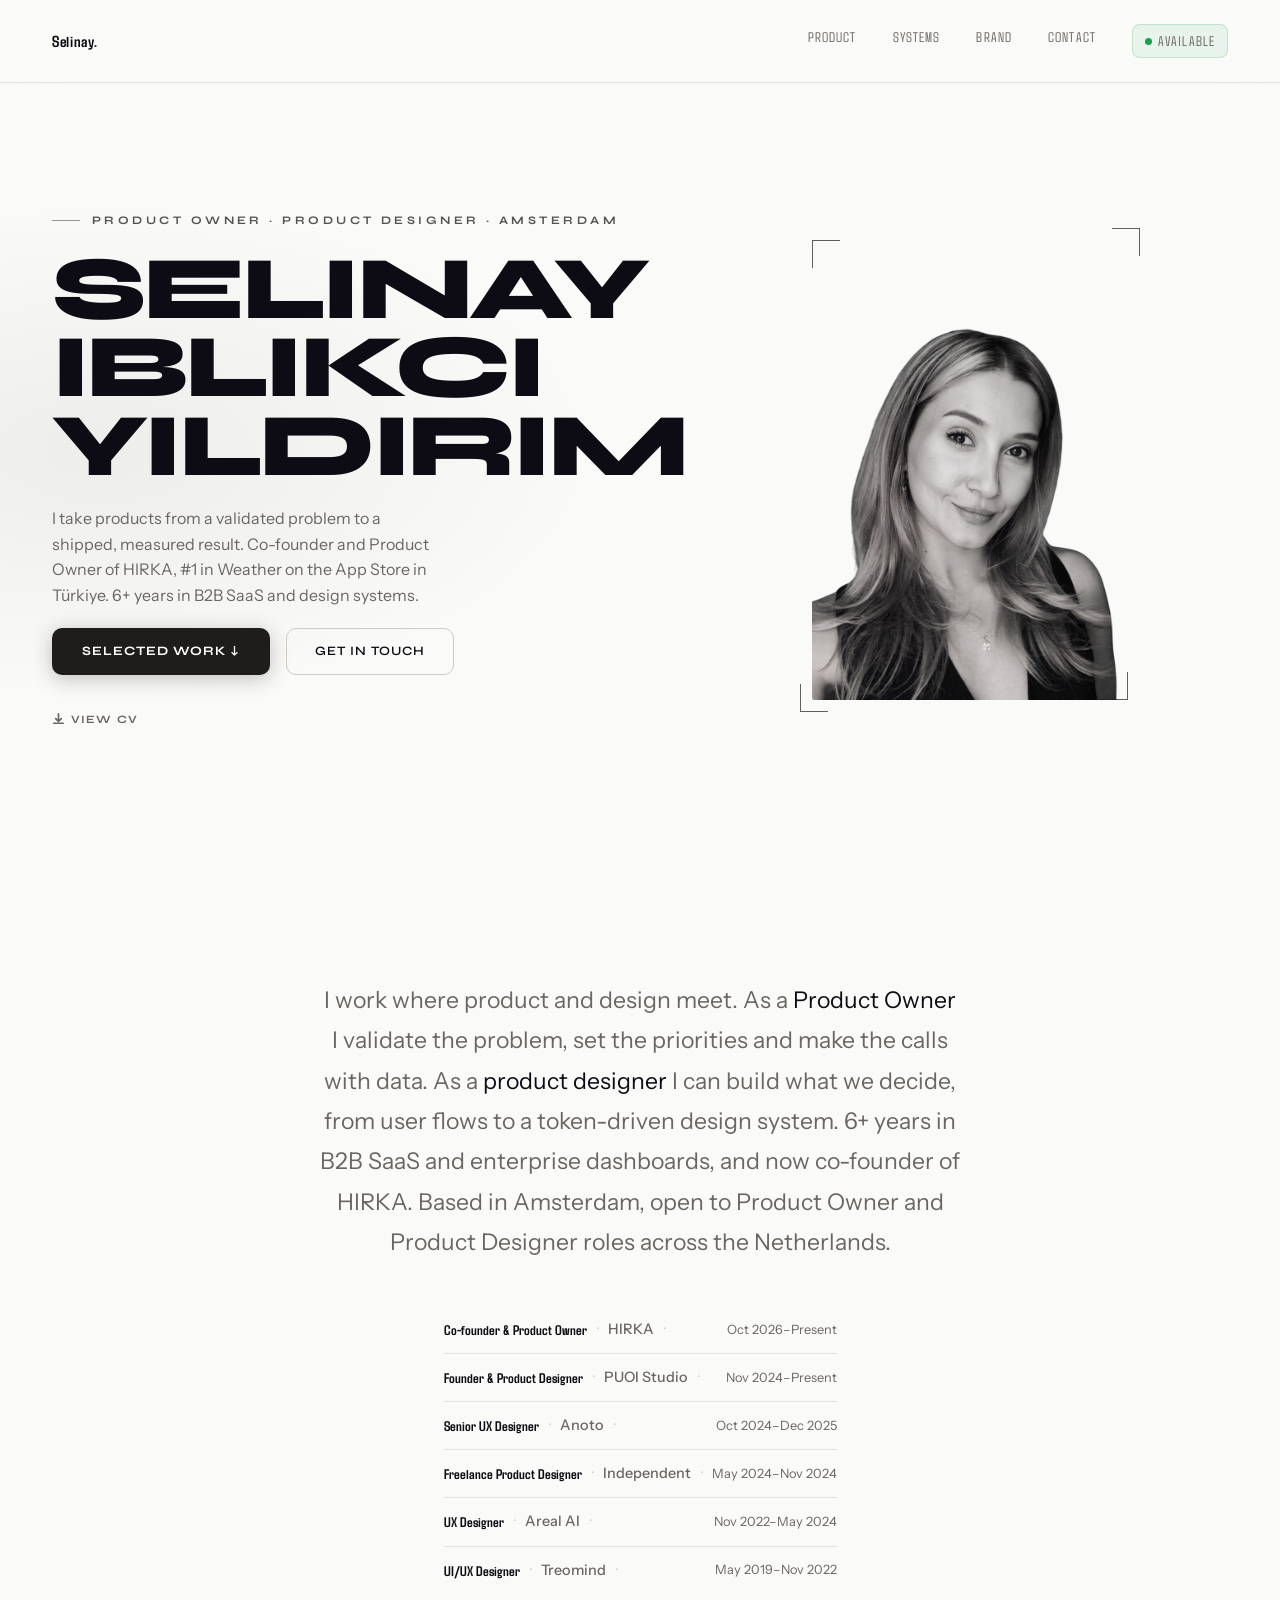
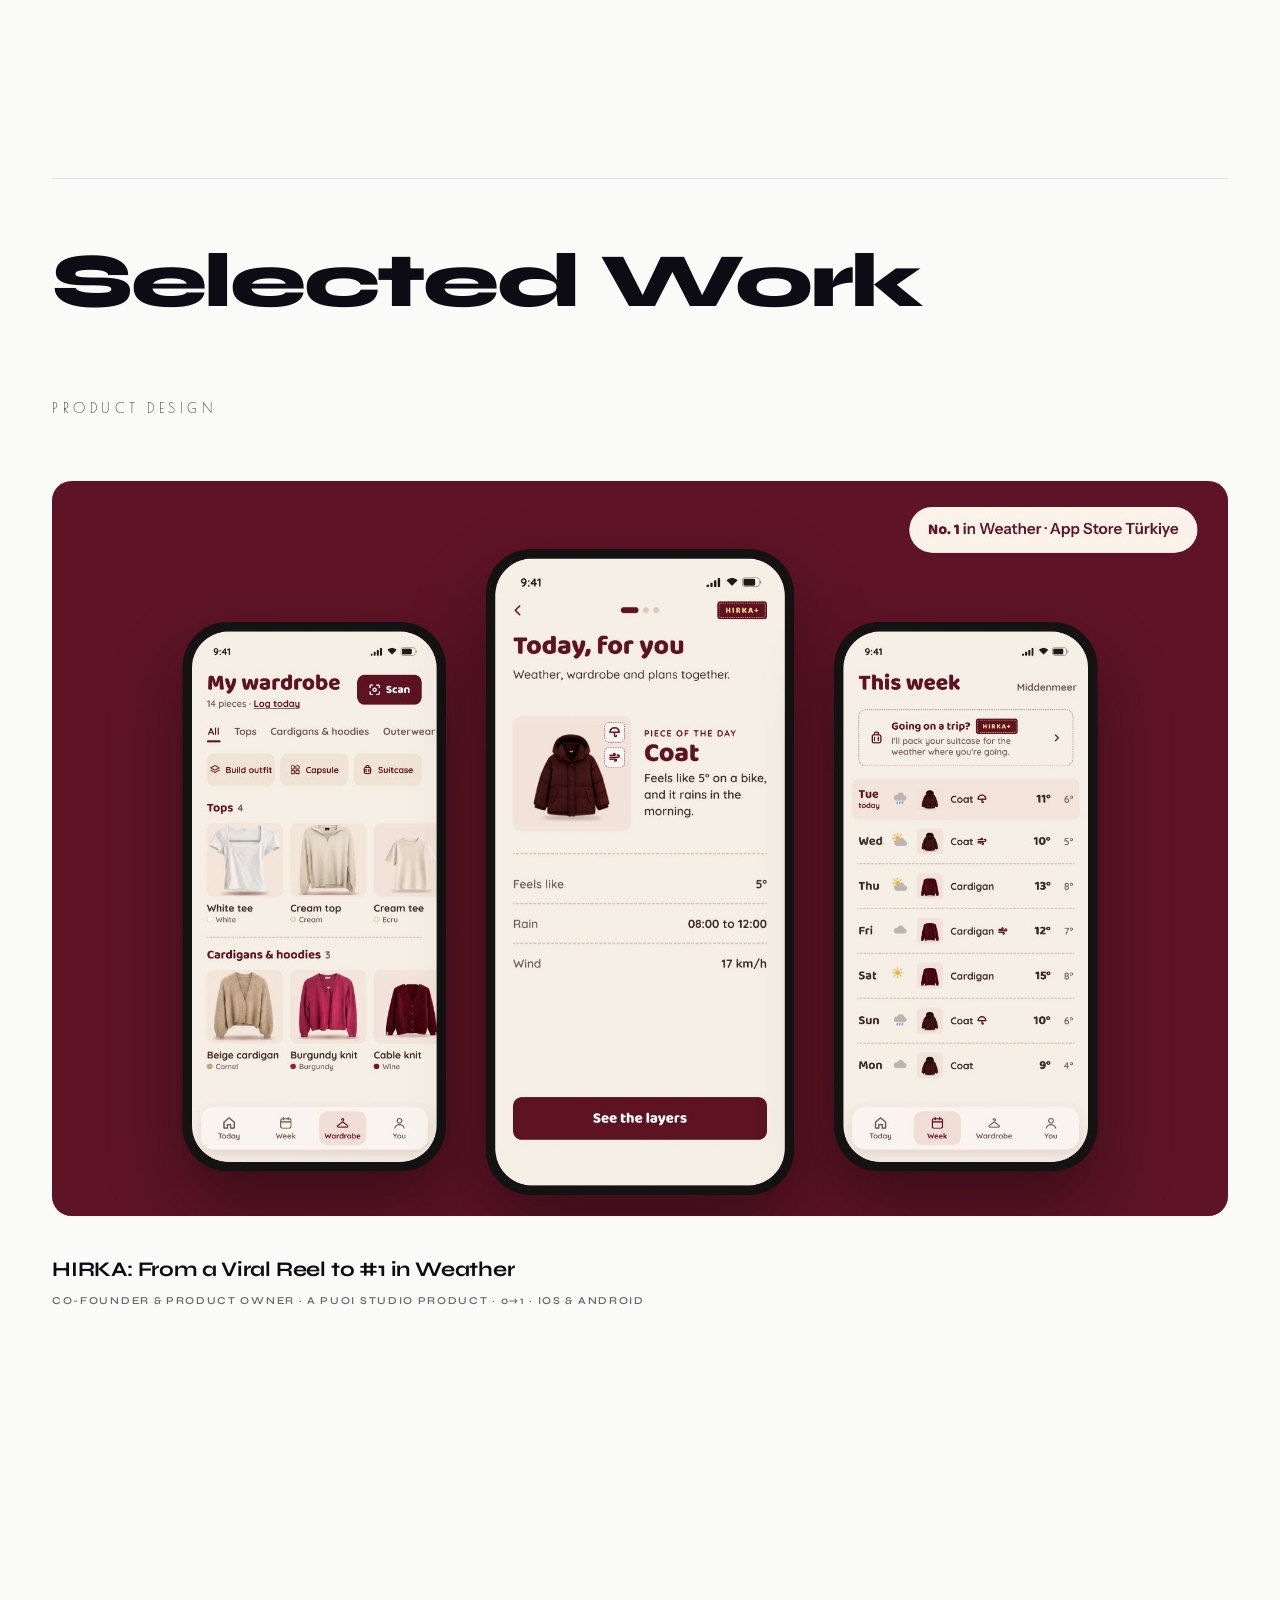
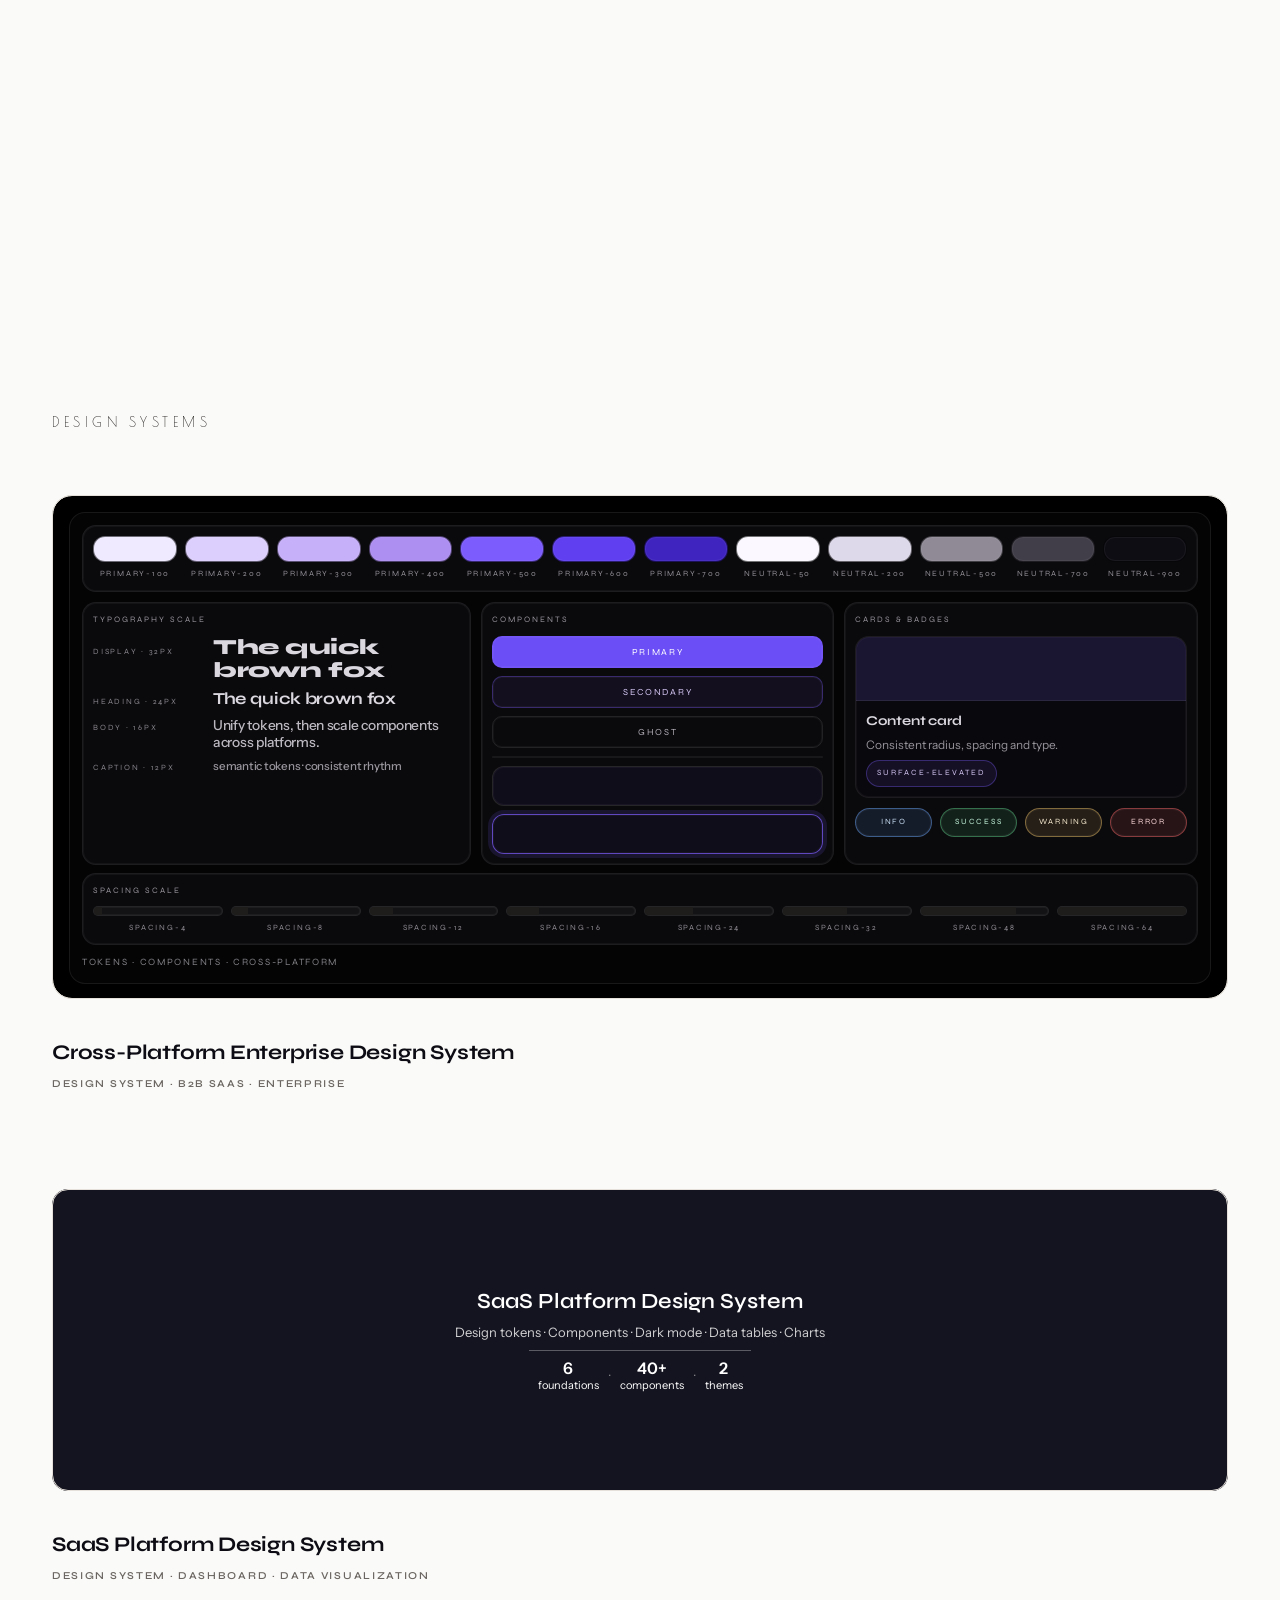
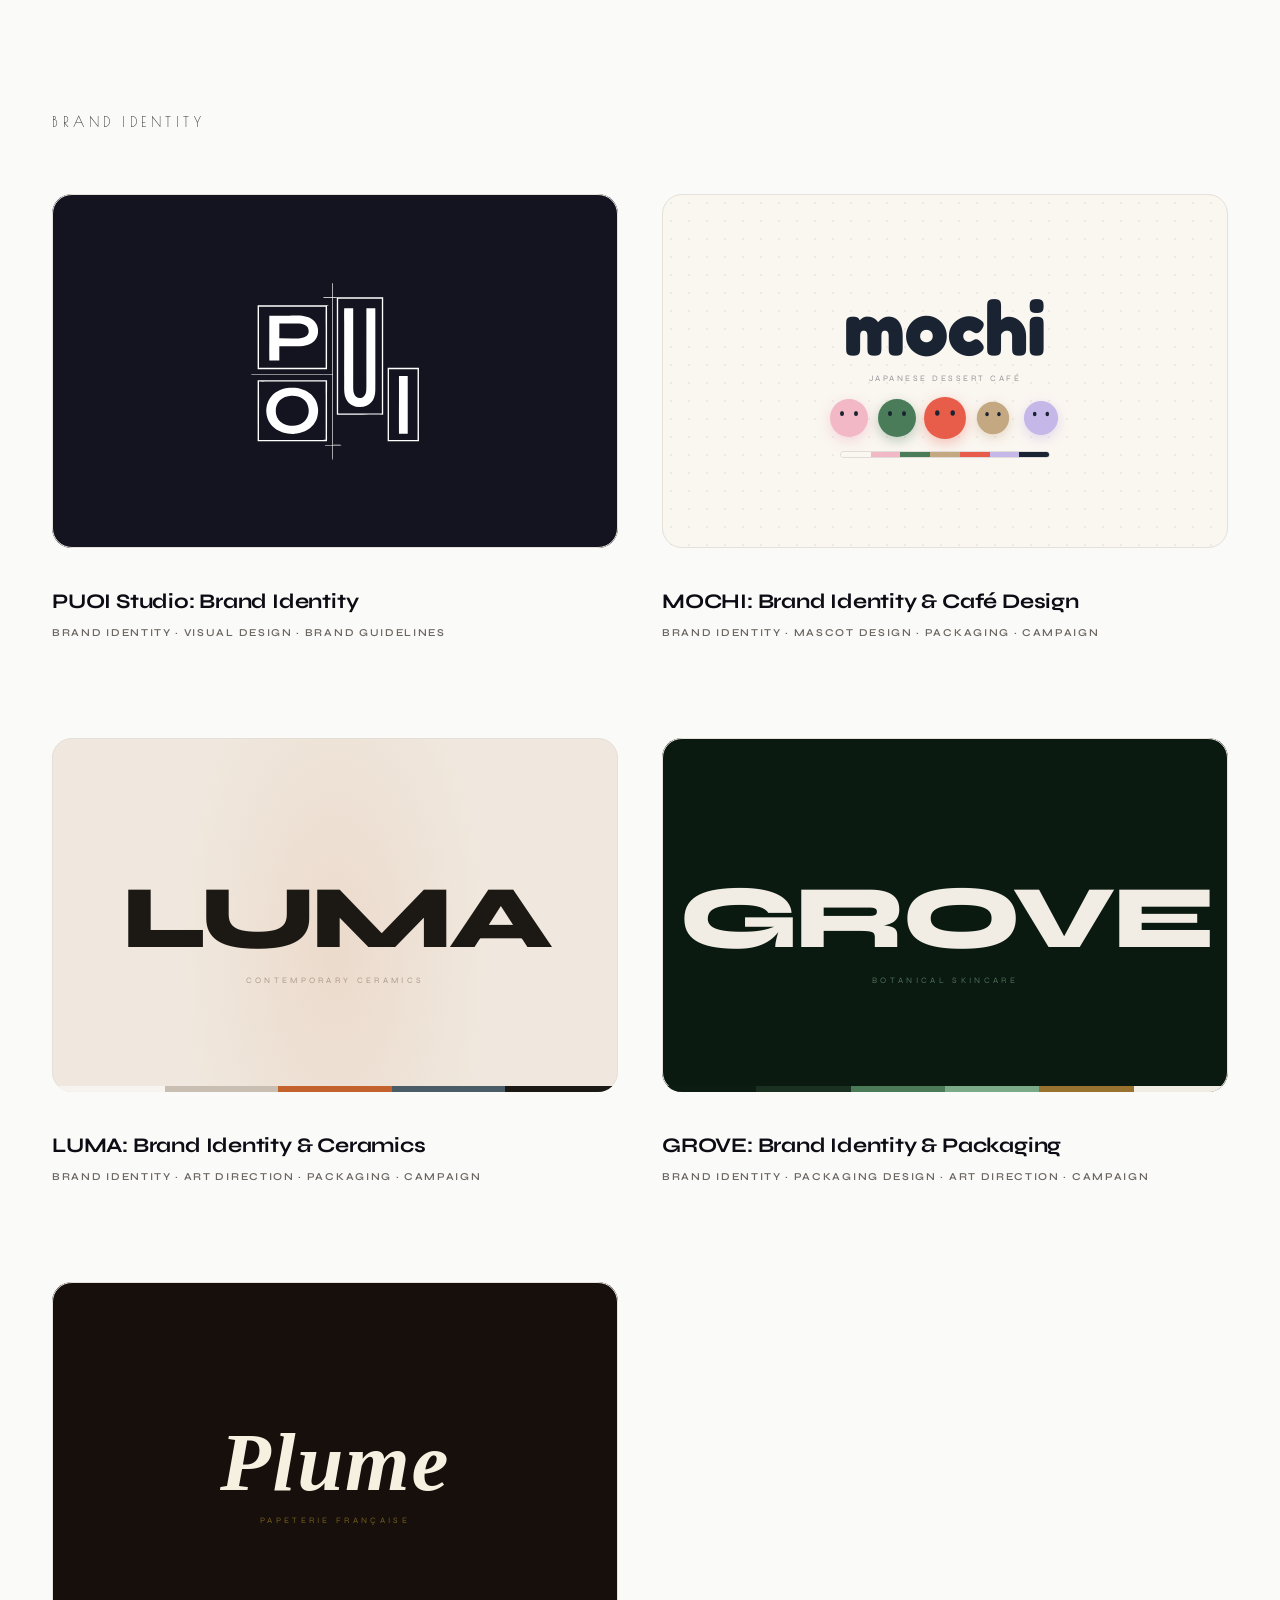
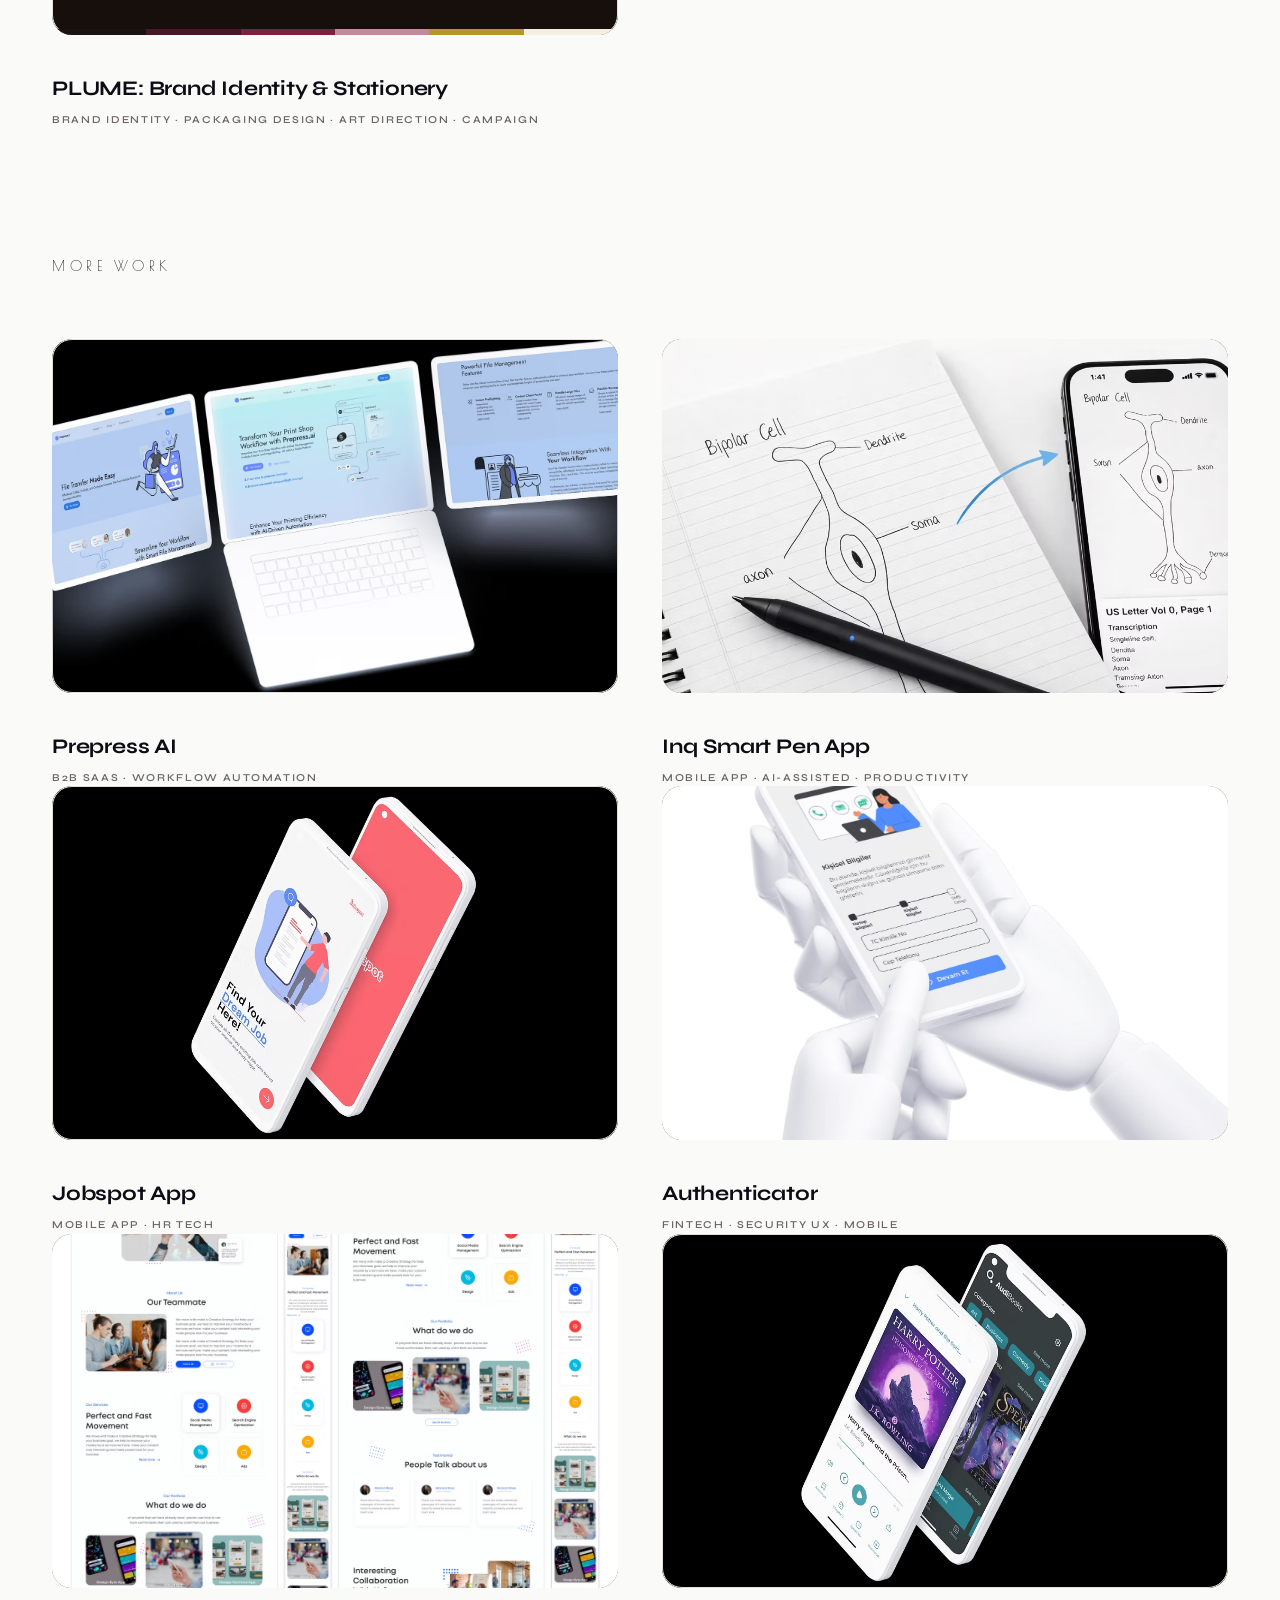
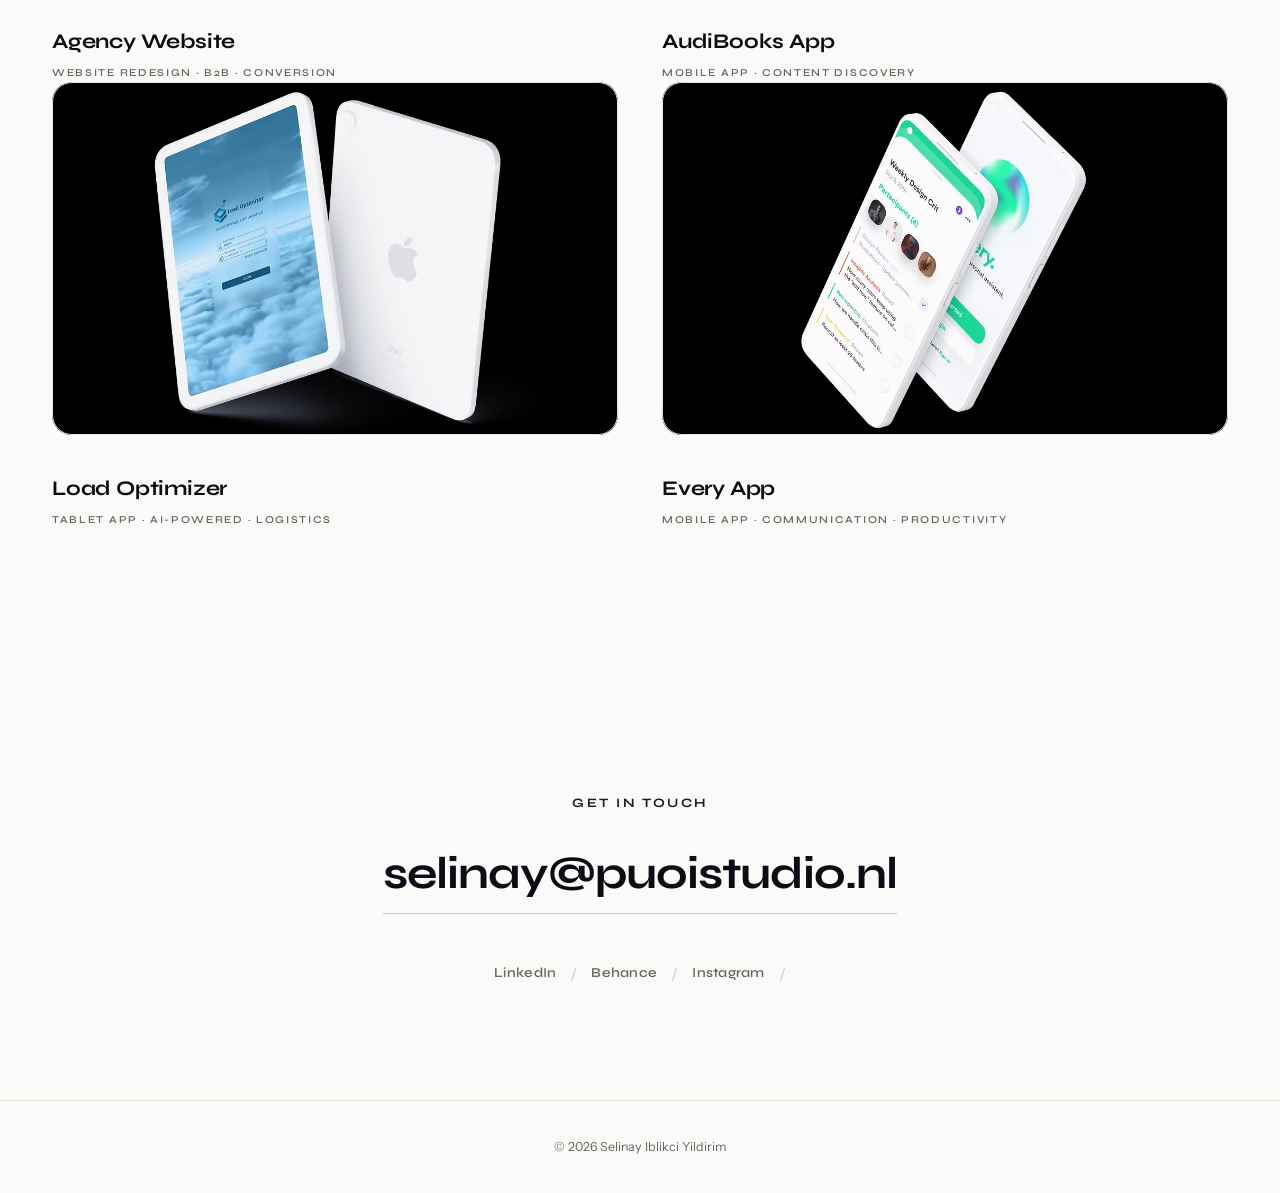
<file: index.html>
<!DOCTYPE html>
<html lang="en">
<head>
<meta charset="UTF-8">
<meta name="viewport" content="width=device-width, initial-scale=1.0">
<meta name="google-site-verification" content="pfUboGdGkLNMnQPY6Odzy1Mi-IHJ4qjH5fEvnKOb5-w" />
<link rel="icon" href="favicon.ico" sizes="any">
<link rel="icon" href="favicon-32.png" type="image/png" sizes="32x32">
<link rel="icon" href="favicon-16.png" type="image/png" sizes="16x16">
<link rel="icon" href="favicon.svg" type="image/svg+xml">
<link rel="apple-touch-icon" href="favicon-32.png">
<title>Selinay Iblikci Yildirim | Product Owner &amp; Product Designer, Amsterdam</title>
<meta name="description" content="Portfolio of Selinay Iblikci Yildirim, Product Owner and Product Designer. Co-founder of HIRKA, #1 in Weather on the App Store in Türkiye. End-to-end product design, design systems and brand identity. Based in Amsterdam. UX ontwerper & product designer beschikbaar in Nederland.">
<meta property="og:type" content="website">
<meta property="og:url" content="https://selinayiblikci.com/">
<meta property="og:title" content="Selinay Iblikci Yildirim | Product Owner &amp; Product Designer">
<meta property="og:description" content="Product Owner and Product Designer. Co-founder of HIRKA, #1 in Weather on the App Store in Türkiye. 6+ years in B2B SaaS and design systems. Based in Amsterdam.">
<meta property="og:image" content="https://selinayiblikci.com/og-image.png">
<meta name="twitter:card" content="summary_large_image">
<meta name="twitter:title" content="Selinay Iblikci Yildirim | Product Owner &amp; Product Designer">
<meta name="twitter:description" content="Product Owner and Product Designer. Co-founder of HIRKA, #1 in Weather on the App Store in Türkiye. Based in Amsterdam.">
<meta name="twitter:image" content="https://selinayiblikci.com/og-image.png">
<meta name="robots" content="index, follow">
<meta name="author" content="Selinay Iblikci Yildirim">
<meta name="keywords" content="product owner, product owner Amsterdam, product designer, UX designer, design systems, B2B SaaS, Amsterdam, portfolio, Figma, interaction design, UX ontwerper Amsterdam, product designer Nederland, UX designer Amsterdam, ontwerpsystemen, design bureau Amsterdam, Selinay Iblikci Yildirim, Selinay Iblikci, Selinay İblikci, senior UX designer Nederland, product designer freelance Amsterdam">
<link rel="canonical" href="https://selinayiblikci.com/">
<script type="application/ld+json">
{
  "@context": "https://schema.org",
  "@graph": [
    {
      "@type": "Person",
      "@id": "https://selinayiblikci.com/#person",
      "name": "Selinay Iblikci Yildirim",
      "jobTitle": "Product Owner",
      "description": "Product Owner and Product Designer. End-to-end product design, design systems and brand identity. Based in Amsterdam.",
      "url": "https://selinayiblikci.com",
      "email": "selinay.iblikci@outlook.com",
      "address": {
        "@type": "PostalAddress",
        "addressLocality": "Amsterdam",
        "addressCountry": "NL"
      },
      "sameAs": [
        "https://www.linkedin.com/in/selinayiblikciyildirim/"
      ],
      "knowsAbout": ["Design Systems", "UX Design", "Product Design", "Figma", "B2B SaaS", "User Research", "Interaction Design", "Ontwerpsystemen", "UX ontwerper Amsterdam", "Product designer Nederland"],
      "knowsLanguage": ["en", "nl", "tr"],
      "workLocation": {
        "@type": "Place",
        "name": "Amsterdam, Netherlands"
      }
    },
    {
      "@type": "WebSite",
      "@id": "https://selinayiblikci.com/#website",
      "url": "https://selinayiblikci.com",
      "name": "Selinay Iblikci Yildirim: Portfolio",
      "author": { "@id": "https://selinayiblikci.com/#person" },
      "description": "Portfolio of Selinay Iblikci Yildirim, Product Owner and Product Designer based in Amsterdam."
    }
  ]
}
</script>
<style>
/* Horizontal clip on the root only - overflow-x on body pairs with overflow-y:auto and causes a second vertical scrollbar */
html {
  overflow-x: hidden !important;
}
</style>
<link href="https://fonts.googleapis.com/css2?family=Agdasima:wght@400;700&family=Fredoka:wght@400;600;700&family=Instrument+Sans:wght@400;500;600;700&family=Poiret+One&family=Syne:wght@400;500;600;700;800&display=swap" rel="stylesheet">
<style>
:root {
  --bg: #fafaf8;
  --surface: #f3f1ed;
  --surface-hover: #eae7e1;
  --text: #0d0c14;
  --text-muted: #6b6661;
  --accent: #1f1d1b;
  --accent-dim: #57534e;
  --border: #e5e1da;
  --border-light: #cfc9bf;
  --heading-font: 'Syne', sans-serif;
  --body-font: 'Instrument Sans', sans-serif;
  /* Site chrome (nav) */
  --nav-font: 'Agdasima', system-ui, -apple-system, sans-serif;
  /* Work category labels (Design Systems, Brand Identity, …) - not "Selected Work" */
  --work-heading-font: 'Poiret One', system-ui, sans-serif;
}

em, cite, dfn {
  font-style: normal;
}

*, *::before, *::after {
  box-sizing: border-box;
  margin: 0;
  padding: 0;
}

html {
  scroll-behavior: smooth;
}

body {
  background: var(--bg);
  color: var(--text);
  font-family: var(--body-font);
  line-height: 1.6;
  -webkit-font-smoothing: antialiased;
}

body.menu-open { overflow: hidden; }

img,
svg,
video {
  max-width: 100%;
  height: auto;
}

::selection { background: var(--accent); color: #fff; }

/* Removed noise overlay for a cleaner premium feel */

/* ===== NAV ===== */
nav {
  position: fixed; top: 0; left: 0; right: 0; z-index: 100;
  padding: 24px 52px;
  display: flex; justify-content: space-between; align-items: center;
  background: rgba(250, 250, 248, 0.82);
  backdrop-filter: blur(24px) saturate(180%);
  -webkit-backdrop-filter: blur(24px) saturate(180%);
  border-bottom: 1px solid var(--border);
}
.nav-logo {
  font-family: var(--nav-font);
  font-size: 1rem;
  font-weight: 700;
  color: var(--text);
  text-decoration: none;
  letter-spacing: 0.04em;
}
.nav-logo span { color: var(--accent); }
.nav-links { display: flex; gap: 36px; list-style: none; }
.nav-links a {
  font-family: var(--nav-font);
  color: var(--text-muted); text-decoration: none;
  font-size: 14px;
  font-weight: 400; letter-spacing: 0.08em; text-transform: uppercase;
  transition: color 0.3s; position: relative;
}
.nav-links a::after {
  content: ''; position: absolute; bottom: -4px; left: 0;
  width: 0; height: 1px; background: var(--accent); transition: width 0.3s ease;
}
.nav-links a:hover { color: var(--text); }
.nav-links a:hover::after { width: 100%; }

/* Available pill */
.nav-available {
  display: inline-flex; align-items: center; gap: 6px;
  font-family: var(--heading-font);
  font-size: 0.68rem; font-weight: 600; letter-spacing: 0.06em;
  color: #16a34a;
  background: rgba(22,163,74,0.08);
  border: 1px solid rgba(22,163,74,0.2);
  padding: 5px 12px; border-radius: 8px;
  text-decoration: none;
  transition: background 0.2s;
}
.nav-available:hover { background: rgba(22,163,74,0.14); }
.nav-available-dot {
  width: 7px; height: 7px; border-radius: 50%;
  background: #16a34a;
  animation: pulse-dot 2s infinite;
}
@keyframes pulse-dot {
  0%, 100% { opacity: 1; transform: scale(1); }
  50% { opacity: 0.5; transform: scale(0.8); }
}
/* CV download link */
.cv-btn {
  display: inline-flex; align-items: center; gap: 6px;
  margin-top: 16px;
  font-family: var(--heading-font);
  font-size: 0.7rem; font-weight: 700; letter-spacing: 0.1em; text-transform: uppercase;
  color: var(--text-muted); text-decoration: none;
  transition: color 0.2s;
}
.cv-btn:hover { color: var(--accent); }
.cv-btn svg { width: 13px; height: 13px; }

.nav-toggle {
  display: none;
  width: 44px;
  height: 44px;
  border: 1px solid var(--border-light);
  background: transparent;
  border-radius: 12px;
  cursor: pointer;
  align-items: center;
  justify-content: center;
}

.nav-toggle span {
  display: block;
  width: 18px;
  height: 2px;
  background: var(--text);
  border-radius: 2px;
  position: relative;
}

.nav-toggle span::before,
.nav-toggle span::after {
  content: '';
  position: absolute;
  left: 0;
  width: 18px;
  height: 2px;
  background: var(--text);
  border-radius: 2px;
}

.nav-toggle span::before { top: -6px; }
.nav-toggle span::after { top: 6px; }

.nav-mobile {
  position: fixed;
  inset: 0;
  z-index: 200;
  display: none;
  background: var(--bg);
}

.nav-mobile.active { display: flex; }

.nav-mobile-close {
  position: absolute;
  top: 18px;
  right: 18px;
  width: 44px;
  height: 44px;
  border-radius: 12px;
  border: 1px solid var(--border-light);
  background: transparent;
  color: var(--text);
  font-size: 24px;
  cursor: pointer;
}

.nav-mobile-links {
  list-style: none;
  margin: 0;
  padding: 0;
  width: 100%;
  display: flex;
  flex-direction: column;
  gap: 28px;
  align-items: center;
  justify-content: center;
}

.nav-mobile-links a {
  font-family: var(--nav-font);
  font-size: 15px;
  letter-spacing: 0.1em;
  text-transform: uppercase;
  color: var(--text);
  text-decoration: none;
  padding: 12px 18px;
  border-radius: 12px;
}

/* ===== HERO ===== */
.hero {
  min-height: 100vh;
  display: flex;
  align-items: center;
  justify-content: center;
  padding: 120px 52px 80px;
  position: relative;
  overflow: hidden;
}
.hero::before {
  content: "";
  position: absolute;
  left: -10%; top: 20%;
  width: 60%; height: 60%;
  background: radial-gradient(ellipse at 30% 50%, rgba(31, 29, 27,0.06) 0%, transparent 65%);
  pointer-events: none;
  z-index: 0;
}
.hero-grid {
  display: grid;
  grid-template-columns: 1.1fr 0.9fr;
  gap: 72px;
  align-items: center;
  max-width: 1400px;
  margin: 0 auto;
  width: 100%;
}
.hero-content {
  position: relative;
  z-index: 1;
  text-align: left;
  display: flex;
  flex-direction: column;
  align-items: flex-start;
  justify-content: center;
  gap: 20px;
}
.hero-eyebrow {
  font-family: var(--heading-font);
  font-size: 0.72rem;
  font-weight: 700;
  letter-spacing: 0.3em;
  text-transform: uppercase;
  color: var(--accent);
  opacity: 0.75;
  display: flex; align-items: center; gap: 12px;
}
.hero-eyebrow::before {
  content: "";
  width: 28px; height: 1px;
  background: var(--accent); opacity: 0.6;
}

/* Photo column */
.hero-photo-col {
  position: relative;
  display: flex;
  align-items: center;
  justify-content: center;
  z-index: 1;
}
.hero-photo {
  position: relative;
  width: 100%;
  max-width: 340px;
  padding: 12px;
}
/* top-right bracket */
.hero-photo::before {
  content: "";
  position: absolute;
  top: 0; right: 0;
  width: 28px; height: 28px;
  border-top: 1.5px solid var(--accent);
  border-right: 1.5px solid var(--accent);
  opacity: 0.7;
}
/* bottom-left bracket */
.hero-photo::after {
  content: "";
  position: absolute;
  bottom: 0; left: 0;
  width: 28px; height: 28px;
  border-bottom: 1.5px solid var(--accent);
  border-left: 1.5px solid var(--accent);
  opacity: 0.7;
}
/* photo-frame holds the image + top-left + bottom-right brackets */
.photo-frame {
  position: relative;
}
/* top-left bracket */
.photo-frame::before {
  content: "";
  position: absolute;
  top: 0; left: 0;
  width: 28px; height: 28px;
  border-top: 1.5px solid var(--accent);
  border-left: 1.5px solid var(--accent);
  opacity: 0.7;
  z-index: 2;
}
/* bottom-right bracket */
.photo-frame::after {
  content: "";
  position: absolute;
  bottom: 0; right: 0;
  width: 28px; height: 28px;
  border-bottom: 1.5px solid var(--accent);
  border-right: 1.5px solid var(--accent);
  opacity: 0.7;
  z-index: 2;
}
.hero-photo img {
  width: 100%;
  display: block;
  height: 460px;
  object-fit: cover;
  object-position: center 8%;
  border-radius: 2px;
  position: relative;
  z-index: 1;
}

.hero-line {
  display: none;
}
.scroll-indicator {
  display: none;
}
.scroll-dot { display: none; }
.hero-title {
  font-family: var(--heading-font);
  font-size: clamp(3.6rem, 7vw, 7.5rem);
  font-weight: 800;
  text-transform: uppercase;
  letter-spacing: -0.04em;
  line-height: 0.88;
  margin: 0;
  white-space: normal;
  position: relative;
  z-index: 2;
  opacity: 0;
  color: var(--text);
  animation: simpleFade 1.2s ease 0.3s forwards;
}

.hero-role {
  font-family: var(--body-font);
  font-size: 1rem;
  font-weight: 400;
  letter-spacing: 0;
  color: var(--text-muted);
  margin: 0;
  line-height: 1.6;
  position: relative;
  z-index: 2;
  opacity: 0;
  max-width: 380px;
  animation: fadeUp 0.6s ease 1.6s forwards;
}
.hero-cta-row {
  display: flex;
  gap: 16px;
  align-items: center;
  flex-wrap: wrap;
  margin: 0;
  position: relative;
  z-index: 2;
  opacity: 0;
  animation: fadeUp 0.6s ease 1.8s forwards;
}
.btn-primary {
  display: inline-flex; align-items: center; gap: 10px;
  background: var(--accent); color: #fff;
  padding: 13px 30px; font-family: var(--heading-font);
  font-size: 0.8rem; font-weight: 700; letter-spacing: 0.08em;
  text-transform: uppercase; text-decoration: none; border: none; cursor: pointer;
  border-radius: 10px;
  transition: all 0.3s ease;
  box-shadow: 0 4px 20px rgba(31, 29, 27,0.25);
}
.btn-primary:hover { background: #000; transform: translateY(-2px); box-shadow: 0 8px 32px rgba(31, 29, 27,0.35); }
.btn-outline {
  display: inline-flex; align-items: center; gap: 10px;
  background: transparent; color: var(--text);
  padding: 12px 28px; font-family: var(--heading-font);
  font-size: 0.8rem; font-weight: 600; letter-spacing: 0.08em;
  text-transform: uppercase; text-decoration: none;
  border: 1.5px solid var(--border-light); cursor: pointer; transition: all 0.3s ease;
  border-radius: 10px;
}
.btn-outline:hover { border-color: var(--accent); color: var(--accent); }

/* Removed hero visual floats for a text-only hero */

/* ===== ABOUT ===== */
.about { padding: 80px 48px 64px; max-width: 1400px; margin: 0 auto; }
.section-label {
  font-family: var(--heading-font); font-size: 0.65rem; font-weight: 700;
  letter-spacing: 0.3em; text-transform: uppercase; color: var(--accent);
  margin-bottom: 48px; display: flex; align-items: center; gap: 12px;
  opacity: 0.7;
}
.section-label::after { content: none; }
.about-grid { display: grid; grid-template-columns: 1fr; gap: 44px; align-items: start; }
.about-text {
  font-family: var(--body-font);
  font-size: clamp(1.15rem, 1.8vw, 1.45rem);
  line-height: 1.75;
  color: var(--text-muted);
  max-width: 640px;
  margin: 0 auto;
  text-align: center;
}
.about-text em { color: var(--text); font-style: normal; }

.words-reveal span {
  display: inline-block;
  opacity: 0;
  transform: translateY(10px);
  transition: opacity 0.4s ease, transform 0.4s ease;
}

.words-reveal.visible span {
  opacity: 1;
  transform: translateY(0);
}

/* ===== ABOUT - COMPACT EXPERIENCE ===== */
.about-experience {
  max-width: 600px;
  margin: 0 auto;
}

.exp-line {
  display: flex;
  align-items: center;
  gap: 10px;
  padding: 12px 0;
  border-bottom: 1px solid var(--border);
  font-size: 0.9rem;
  transition: background 0.25s ease, opacity 0.5s ease, transform 0.5s ease;
  opacity: 0;
  transform: translateX(-20px);
}

.about-experience.visible .exp-line {
  opacity: 1;
  transform: translateX(0);
}

.about-experience.visible .exp-line:nth-child(1) { transition-delay: 0s; }
.about-experience.visible .exp-line:nth-child(2) { transition-delay: 0.1s; }
.about-experience.visible .exp-line:nth-child(3) { transition-delay: 0.2s; }
.about-experience.visible .exp-line:nth-child(4) { transition-delay: 0.3s; }
.about-experience.visible .exp-line:nth-child(5) { transition-delay: 0.4s; }
.about-experience.visible .exp-line:nth-child(6) { transition-delay: 0.5s; }
.about-experience.visible .exp-line:nth-child(7) { transition-delay: 0.6s; }
.about-experience.visible .exp-line:nth-child(8) { transition-delay: 0.7s; }

.exp-line:hover { background: var(--surface); }

.exp-line:last-child { border-bottom: none; }

.exp-role {
  font-family: var(--nav-font);
  font-weight: 700;
  color: var(--text);
}

.exp-dot { color: var(--border-light); }

.exp-company {
  color: var(--text-muted);
  font-weight: 500;
}

.exp-date {
  color: var(--text-muted);
  font-size: 0.8rem;
  margin-left: auto;
}

/* ===== DESIGN SYSTEM EXPERTISE ===== */
.ds-expertise {
  padding: 96px 48px;
  max-width: 1400px;
  margin: 0 auto;
  border-top: 1px solid var(--border);
}
.ds-intro {
  font-family: var(--heading-font);
  font-weight: 700;
  font-size: clamp(1.6rem, 2.8vw, 2.4rem);
  line-height: 1.3;
  letter-spacing: -0.02em;
  color: var(--text);
  max-width: 780px;
  margin-bottom: 64px;
}
.ds-grid {
  display: grid;
  grid-template-columns: repeat(2, 1fr);
  gap: 20px;
}
.ds-card {
  background: transparent;
  border: 1px solid var(--border);
  border-left: 3px solid transparent;
  padding: 44px 36px;
  position: relative;
  transition: all 0.4s ease;
  overflow: hidden;
  border-radius: 4px 20px 20px 4px;
}
.ds-card:hover {
  border-color: var(--border-light);
  border-left-color: var(--accent);
  background: rgba(31, 29, 27,0.04);
  transform: translateY(-3px);
}
.ds-icon {
  font-size: 1.3rem;
  font-family: var(--heading-font);
  font-weight: 700;
  color: var(--accent);
  margin-bottom: 20px;
  line-height: 1;
}
.ds-card-title {
  font-family: var(--nav-font);
  font-weight: 700;
  font-size: 1.15rem;
  margin-bottom: 12px;
  line-height: 1.3;
}
.ds-card-desc {
  font-size: 0.85rem;
  color: var(--text-muted);
  line-height: 1.65;
}

@media (max-width: 1024px) {
  .ds-grid { grid-template-columns: 1fr 1fr; }
}

@media (max-width: 768px) {
  .ds-expertise { padding: 48px 24px; }
  .ds-grid { grid-template-columns: 1fr; }
}

/* ===== SKILLS MARQUEE ===== */
.skills-bar { padding: 36px 0; border-top: 1px solid var(--border); border-bottom: 1px solid var(--border); overflow: hidden; background: rgba(31, 29, 27,0.03); }
.skills-track { display: flex; gap: 56px; animation: scroll 35s linear infinite; width: max-content; }
.skill-item {
  font-family: var(--heading-font); font-size: 0.82rem; font-weight: 700;
  letter-spacing: 0.18em; text-transform: uppercase; color: var(--text);
  white-space: nowrap; display: flex; align-items: center; gap: 20px;
  opacity: 0.6;
}
.skill-item::before { content: '\u25C6'; font-size: 0.4rem; color: var(--accent); opacity: 1; }

/* ===== EXPERIENCE ===== */
.experience { padding: 140px 48px; max-width: 1400px; margin: 0 auto; }
.experience-list { display: flex; flex-direction: column; gap: 30px; }
.experience-entry { display: grid; grid-template-columns: 140px 1fr; gap: 28px; align-items: start; }
.experience-date { font-family: var(--body-font); font-size: 0.86rem; color: var(--text-muted); }
.experience-card {
  background: transparent; border: 1px solid var(--border);
  border-left: 2px solid var(--border-light);
  padding: 26px 26px 26px 32px;
  border-radius: 12px;
  transition: border-left-color 0.3s ease, border-color 0.3s ease;
}
.experience-entry:hover .experience-card { border-color: var(--border-light); }
.experience-entry:hover .experience-card { border-left-color: var(--accent); }
.experience-role { font-family: var(--nav-font); font-weight: 700; font-size: 1.2rem; color: var(--text); margin-bottom: 10px; }
.experience-company {
  font-family: var(--heading-font); font-size: 0.72rem; font-weight: 600;
  letter-spacing: 0.2em; text-transform: uppercase; color: var(--accent);
  margin-bottom: 14px;
}
.experience-points { list-style: none; margin: 0; padding: 0; color: var(--text-muted); }
.experience-point { font-family: var(--body-font); font-size: 0.9rem; line-height: 1.7; }
.experience-point + .experience-point { margin-top: 10px; }

/* ===== CERTIFICATIONS & LANGUAGES ===== */
.certs-langs { padding: 80px 48px; max-width: 1400px; margin: 0 auto; }
.certs-langs-card { background: var(--surface); border: 1px solid var(--border); padding: 40px; }
.certs-langs-grid { display: grid; grid-template-columns: 1fr 1fr; gap: 40px; align-items: start; }
.cert-item { font-family: var(--body-font); font-size: 0.9rem; color: var(--text-muted); }
.cert-item + .cert-item { margin-top: 10px; }
.lang-row { display: grid; grid-template-columns: 1fr auto; gap: 20px; align-items: baseline; }
.lang-name { font-family: var(--nav-font); font-weight: 700; font-size: 0.95rem; color: var(--text); }
.lang-level { font-family: var(--body-font); font-size: 0.9rem; color: var(--text-muted); }
.lang-row + .lang-row { margin-top: 12px; }

@media (max-width: 768px) {
  .experience { padding: 120px 24px; }
  .experience-entry { grid-template-columns: 1fr; gap: 14px; }
  .experience-card { padding: 22px 20px 22px 24px; }
  .certs-langs { padding: 48px 24px; }
  .certs-langs-grid { grid-template-columns: 1fr; gap: 26px; }
}

/* ===== WORK ===== */
.work { padding: 120px 52px 160px; max-width: 1400px; width: 100%; margin: 0 auto; box-sizing: border-box; }
.project-grid,
.project-card {
  min-width: 0;
  max-width: 100%;
}
.work-header { margin-bottom: 80px; text-align: left; border-top: 1px solid var(--border); padding-top: 64px; }
.work-title {
  font-family: var(--heading-font);
  font-size: clamp(2.8rem, 6vw, 5.5rem);
  font-weight: 800;
  line-height: 1;
  margin: 0;
  color: var(--text);
  letter-spacing: -0.03em;
}
.work-subtitle { margin-top: 16px; font-size: 0.75rem; letter-spacing: 0.2em; text-transform: uppercase; color: var(--text-muted); }
.section-divider { display: none; }
.project-grid {
  display: grid;
  grid-template-columns: repeat(2, 1fr);
  column-gap: 44px;
  row-gap: 96px;
}
.project-card--featured {
  grid-column: 1 / -1;
}
/* 2-col product case study grid */
.project-grid--2col {
  display: grid;
  grid-template-columns: 1fr 1fr;
  gap: 20px;
  margin-bottom: 20px;
}
.project-grid--2col .project-card {
  display: flex;
  flex-direction: column;
}
.project-grid--2col .project-image--ql,
.project-grid--2col .project-image--kith {
  aspect-ratio: 4/3;
}
@media (max-width: 700px) {
  .project-grid--2col { grid-template-columns: 1fr; }
}
.project-card--featured .project-image--ds {
  aspect-ratio: 21/9;
  padding: 16px 16px 14px;
}
/* SaaS DS2: full-width featured strip; ~60% height of Cross-Platform (21/9) at same width → aspect-ratio 35/9 */
.project-card--featured .project-image.project-image--ds2 {
  aspect-ratio: 35/9;
  padding: 10px 20px 8px;
  overflow: hidden;
  display: flex;
  align-items: center;
  justify-content: center;
  background: #141420;
  border-radius: 16px;
}
.project-card--featured .project-image.project-image--ds2 .ds2-poster-inner {
  display: flex;
  flex-direction: column;
  align-items: center;
  justify-content: center;
  text-align: center;
  gap: 8px;
  max-width: 100%;
}
.project-card--featured .project-image.project-image--ds2 .ds2-poster-title {
  margin: 0;
  font-family: var(--heading-font);
  font-size: clamp(1rem, 1.2vw + 0.55rem, 1.35rem);
  font-weight: 600;
  color: #fff;
  line-height: 1.2;
}
.project-card--featured .project-image.project-image--ds2 .ds2-poster-sub {
  margin: 0;
  font-size: clamp(0.7rem, 0.65vw + 0.5rem, 0.8125rem);
  font-weight: 400;
  color: #fff;
  opacity: 0.8;
  line-height: 1.4;
  max-width: 52em;
}
.project-card--featured .project-image.project-image--ds2 .ds2-poster-rule {
  width: 60%;
  height: 1px;
  background: rgba(255, 255, 255, 0.3);
  flex-shrink: 0;
}
.project-card--featured .project-image.project-image--ds2 .ds2-poster-stats {
  display: flex;
  flex-direction: row;
  align-items: center;
  justify-content: center;
  gap: 10px;
  flex-wrap: wrap;
}
.project-card--featured .project-image.project-image--ds2 .ds2-poster-stat {
  display: flex;
  flex-direction: column;
  align-items: center;
  gap: 2px;
}
.project-card--featured .project-image.project-image--ds2 .ds2-poster-stat-num {
  font-size: clamp(0.85rem, 0.9vw + 0.45rem, 1rem);
  font-weight: 600;
  color: #fff;
  line-height: 1.15;
}
.project-card--featured .project-image.project-image--ds2 .ds2-poster-stat-label {
  font-size: clamp(0.6rem, 0.45vw + 0.45rem, 0.6875rem);
  font-weight: 400;
  color: #fff;
  line-height: 1.2;
}
.project-card--featured .project-image.project-image--ds2 .ds2-poster-stat-sep {
  color: #fff;
  opacity: 0.45;
  font-size: 0.8125rem;
  line-height: 1.2;
  user-select: none;
}
.project-card--featured .project-image--ds .ds-poster {
  transform: none;
  padding: 12px;
  gap: 12px;
  border-radius: 16px;
  background: rgba(10, 9, 13, 0.45);
  height: 100%;
  justify-content: stretch;
}

.project-card--featured .project-image--ds .ds-feature {
  height: 100%;
  display: grid;
  grid-template-rows: auto 1fr auto auto;
  gap: 10px;
  min-height: 0;
}
.project-card--featured .project-image--ds .ds-frame {
  border-radius: 14px;
  border: 1px solid rgba(255,255,255,0.08);
  background: rgba(15, 14, 19, 0.62);
  box-shadow: 0 0 0 1px rgba(255,255,255,0.04) inset;
}

/* Top: tokens */
.project-card--featured .project-image--ds .ds-tokens {
  padding: 10px;
}
.project-card--featured .project-image--ds .ds-tokens-grid {
  display: grid;
  grid-template-columns: repeat(12, minmax(0, 1fr));
  gap: 8px;
}
.project-card--featured .project-image--ds .ds-swatch {
  display: grid;
  gap: 6px;
  justify-items: center;
}
.project-card--featured .project-image--ds .ds-swatch-box {
  width: 100%;
  height: 26px;
  border-radius: 12px;
  border: 1px solid rgba(0,0,0,0.55);
  box-shadow: 0 0 0 1px rgba(255,255,255,0.05) inset;
}
.project-card--featured .project-image--ds .ds-swatch-label {
  font-family: var(--heading-font);
  font-size: 0.5rem;
  letter-spacing: 0.22em;
  text-transform: uppercase;
  color: rgba(237,233,242,0.60);
  text-align: center;
  white-space: nowrap;
}

/* Middle: 3 columns */
.project-card--featured .project-image--ds .ds-mid {
  display: grid;
  grid-template-columns: 1.1fr 1fr 1fr;
  gap: 10px;
  min-height: 0;
}
.project-card--featured .project-image--ds .ds-panel {
  padding: 10px;
  display: grid;
  gap: 10px;
  align-content: start;
}
.project-card--featured .project-image--ds .ds-panel-title {
  font-family: var(--heading-font);
  font-size: 0.52rem;
  letter-spacing: 0.24em;
  text-transform: uppercase;
  color: rgba(237,233,242,0.62);
}

/* Typography scale */
.project-card--featured .project-image--ds .ds-type-scale {
  display: grid;
  gap: 8px;
}
.project-card--featured .project-image--ds .ds-type-row {
  display: grid;
  grid-template-columns: 110px 1fr;
  gap: 10px;
  align-items: baseline;
}
.project-card--featured .project-image--ds .ds-type-meta {
  font-family: var(--heading-font);
  font-size: 0.5rem;
  letter-spacing: 0.22em;
  text-transform: uppercase;
  color: rgba(237,233,242,0.55);
}
.project-card--featured .project-image--ds .ds-type-sample {
  color: rgba(237,233,242,0.92);
  letter-spacing: -0.02em;
  line-height: 1.08;
}
.project-card--featured .project-image--ds .ds-type-sample.display { font-family: var(--heading-font); font-weight: 800; font-size: 1.35rem; }
.project-card--featured .project-image--ds .ds-type-sample.heading { font-family: var(--heading-font); font-weight: 700; font-size: 1.05rem; }
.project-card--featured .project-image--ds .ds-type-sample.body { font-family: var(--body-font); font-weight: 500; font-size: 0.86rem; color: rgba(237,233,242,0.78); line-height: 1.25; }
.project-card--featured .project-image--ds .ds-type-sample.caption { font-family: var(--body-font); font-weight: 500; font-size: 0.72rem; color: rgba(237,233,242,0.62); }

/* Components */
.project-card--featured .project-image--ds .ds-comp-stack {
  display: grid;
  gap: 8px;
}
.project-card--featured .project-image--ds .ds-btn {
  font-family: var(--heading-font);
  font-size: 0.58rem;
  letter-spacing: 0.18em;
  text-transform: uppercase;
  border-radius: 10px;
  padding: 9px 12px;
  border: 1px solid rgba(255,255,255,0.10);
  box-shadow: 0 0 0 1px rgba(255,255,255,0.04) inset;
  width: 100%;
}
.project-card--featured .project-image--ds .ds-btn.primary {
  background: #6b4ef5;
  color: #fff;
  border-color: rgba(124,92,252,0.55);
}
.project-card--featured .project-image--ds .ds-btn.secondary {
  background: rgba(124,92,252,0.08);
  color: rgba(221,207,253,0.95);
  border-color: rgba(124,92,252,0.35);
}
.project-card--featured .project-image--ds .ds-btn.ghost {
  background: transparent;
  color: rgba(237,233,242,0.72);
}
.project-card--featured .project-image--ds .ds-field {
  height: 40px;
  border-radius: 12px;
  border: 1px solid rgba(255,255,255,0.12);
  background: rgba(10, 9, 13, 0.55);
  box-shadow: 0 0 0 1px rgba(255,255,255,0.04) inset;
  position: relative;
  overflow: hidden;
}
.project-card--featured .project-image--ds .ds-field::after {
  content: "";
  position: absolute;
  inset: 0;
  background: rgba(124,92,252,0.06);
  pointer-events: none;
}
.project-card--featured .project-image--ds .ds-field.focus {
  border-color: rgba(124,92,252,0.75);
  box-shadow: 0 0 0 4px rgba(124,92,252,0.14), 0 0 0 1px rgba(255,255,255,0.04) inset;
}

/* Card + badges */
.project-card--featured .project-image--ds .ds-mini-card {
  border-radius: 14px;
  border: 1px solid rgba(255,255,255,0.08);
  background: rgba(10, 9, 13, 0.55);
  box-shadow: 0 0 0 1px rgba(255,255,255,0.04) inset;
  overflow: hidden;
}
.project-card--featured .project-image--ds .ds-mini-thumb {
  height: 64px;
  background: rgba(124,92,252,0.15);
  border-bottom: 1px solid rgba(255,255,255,0.08);
}
.project-card--featured .project-image--ds .ds-mini-body {
  padding: 10px;
  display: grid;
  gap: 6px;
}
.project-card--featured .project-image--ds .ds-mini-title {
  font-family: var(--heading-font);
  font-weight: 700;
  font-size: 0.84rem;
  letter-spacing: -0.01em;
  color: rgba(237,233,242,0.92);
}
.project-card--featured .project-image--ds .ds-mini-desc {
  font-size: 0.74rem;
  color: rgba(237,233,242,0.62);
  line-height: 1.35;
}
.project-card--featured .project-image--ds .ds-mini-tag {
  justify-self: start;
  font-family: var(--heading-font);
  font-size: 0.5rem;
  letter-spacing: 0.22em;
  text-transform: uppercase;
  padding: 6px 10px;
  border-radius: 999px;
  border: 1px solid rgba(124,92,252,0.35);
  background: rgba(124,92,252,0.10);
  color: rgba(221,207,253,0.95);
}
.project-card--featured .project-image--ds .ds-badges {
  display: grid;
  grid-template-columns: repeat(4, minmax(0, 1fr));
  gap: 8px;
}
.project-card--featured .project-image--ds .ds-badge {
  text-align: center;
  font-family: var(--heading-font);
  font-size: 0.5rem;
  letter-spacing: 0.22em;
  text-transform: uppercase;
  padding: 7px 8px;
  border-radius: 999px;
  border: 1px solid rgba(255,255,255,0.08);
  background: rgba(255,255,255,0.04);
  color: rgba(237,233,242,0.72);
  box-shadow: 0 0 0 1px rgba(255,255,255,0.04) inset;
}
.project-card--featured .project-image--ds .ds-badge.info { background: rgba(110,168,255,0.12); border-color: rgba(110,168,255,0.45); color: rgba(210,232,255,0.96); }
.project-card--featured .project-image--ds .ds-badge.success { background: rgba(95,208,138,0.12); border-color: rgba(95,208,138,0.45); color: rgba(204,255,229,0.96); }
.project-card--featured .project-image--ds .ds-badge.warning { background: rgba(240,197,107,0.12); border-color: rgba(240,197,107,0.45); color: rgba(255,242,215,0.96); }
.project-card--featured .project-image--ds .ds-badge.error { background: rgba(255,107,107,0.12); border-color: rgba(255,107,107,0.45); color: rgba(255,220,220,0.98); }

/* Bottom: spacing */
.project-card--featured .project-image--ds .ds-spacing {
  padding: 10px;
}
.project-card--featured .project-image--ds .ds-space-grid {
  display: grid;
  grid-template-columns: repeat(8, minmax(0, 1fr));
  gap: 8px;
  align-items: end;
}
.project-card--featured .project-image--ds .ds-space {
  display: grid;
  gap: 6px;
}
.project-card--featured .project-image--ds .ds-space-bar {
  height: 10px;
  border-radius: 999px;
  border: 1px solid rgba(255,255,255,0.08);
  background: rgba(255,255,255,0.04);
  overflow: hidden;
  box-shadow: 0 0 0 1px rgba(255,255,255,0.04) inset;
}
.project-card--featured .project-image--ds .ds-space-bar > span {
  display: block;
  height: 100%;
  width: var(--w);
  background: var(--accent);
}
.project-card--featured .project-image--ds .ds-space-label {
  font-family: var(--heading-font);
  font-size: 0.5rem;
  letter-spacing: 0.22em;
  text-transform: uppercase;
  color: rgba(237,233,242,0.58);
  white-space: nowrap;
  text-align: center;
}
.project-image--ds {
  position: relative;
  aspect-ratio: 16/10;
  border-radius: 16px;
  border: 1px solid var(--border);
  background: #0a090d;
  padding: 14px 14px 12px;
  overflow: hidden;
  display: flex;
  flex-direction: column;
  gap: 10px;
}
.ds-poster {
  position: relative;
  z-index: 1;
  border-radius: 14px;
  border: 1px solid rgba(255,255,255,0.08);
  background: rgba(10, 9, 13, 0.55);
  box-shadow: 0 16px 40px rgba(0,0,0,0.55);
  padding: 10px;
  display: grid;
  gap: 10px;
  transform: perspective(700px) rotateX(8deg) rotateY(-10deg) rotateZ(1deg);
  transform-origin: 60% 40%;
}
.ds-poster-top {
  display: grid;
  grid-template-columns: 1fr 1.2fr;
  gap: 10px;
  align-items: start;
}
.ds-thumb-row {
  display: grid;
  grid-template-columns: repeat(4, minmax(0, 1fr));
  gap: 7px;
}
.ds-thumb-swatch {
  border-radius: 10px;
  border: 1px solid rgba(0,0,0,0.55);
  height: 22px;
  box-shadow: 0 0 0 1px rgba(255,255,255,0.05) inset;
}
.ds-thumb-swatch:nth-child(1) {
  background: #b8a9e8;
}
.ds-thumb-swatch:nth-child(2) {
  background: rgba(31, 29, 27,0.14);
}
.ds-thumb-swatch:nth-child(3) {
  background: #3d3944;
}
.ds-thumb-swatch:nth-child(4) {
  background: #121018;
}
.ds-thumb-buttons {
  display: flex;
  gap: 8px;
  align-items: center;
}
.ds-thumb-btn {
  flex: 0 0 auto;
  font-family: var(--heading-font);
  font-size: 0.6rem;
  letter-spacing: 0.16em;
  text-transform: uppercase;
  border-radius: 10px;
  padding: 7px 10px;
  border: 1px solid rgba(255,255,255,0.10);
  box-shadow: 0 0 0 1px rgba(255,255,255,0.04) inset;
}
.ds-thumb-btn--primary {
  background: #6b4ef5;
  color: #ffffff;
  border-color: rgba(124,92,252,0.55);
}
.ds-thumb-btn--secondary {
  background: rgba(124,92,252,0.12);
  color: rgba(221,207,253,0.95);
  border-color: rgba(124,92,252,0.35);
}
.ds-thumb-btn--ghost {
  background: transparent;
  color: rgba(237,233,242,0.72);
}
.ds-type {
  display: grid;
  gap: 6px;
  padding-top: 2px;
}
.ds-type-line {
  display: grid;
  grid-template-columns: 42px 1fr;
  gap: 10px;
  align-items: baseline;
}
.ds-type-label {
  font-family: var(--heading-font);
  font-size: 0.56rem;
  letter-spacing: 0.22em;
  text-transform: uppercase;
  color: rgba(237,233,242,0.55);
}
.ds-type-sample {
  font-family: var(--heading-font);
  font-weight: 800;
  letter-spacing: -0.02em;
  color: rgba(237,233,242,0.92);
  font-size: 0.9rem;
  line-height: 1.05;
}
.ds-type-sample.small {
  font-family: var(--body-font);
  font-weight: 500;
  font-size: 0.72rem;
  color: rgba(237,233,242,0.68);
  line-height: 1.3;
}
.ds-thumb-meta {
  margin-top: auto;
  font-family: var(--heading-font);
  font-size: 0.6rem;
  letter-spacing: 0.18em;
  text-transform: uppercase;
  color: rgba(237,233,242,0.6);
  opacity: 0.9;
}
.ds-thumb-mobile-only {
  display: none;
}
.project-card {
  display: grid;
  grid-template-columns: 1fr;
  gap: 20px;
  background: transparent;
  border: none;
  transition: transform 0.4s ease;
  overflow: visible;
  text-decoration: none;
  color: inherit;
  cursor: pointer;
}
.project-card:hover { transform: translateY(-2px); }
.project-image {
  position: relative;
  isolation: isolate;
  aspect-ratio: 16/10;
  background: #000;
  overflow: hidden;
  border-radius: 20px;
  outline: 1px solid var(--border);
  outline-offset: -1px;
  filter: none;
  transition: outline-color 0.4s ease, transform 0.4s ease;
}
.project-card:hover .project-image {
  outline-color: rgba(31, 29, 27, 0.2);
  transform: translateY(-3px);
}
.project-image::after {
  content: "";
  display: block;
  position: absolute;
  inset: 0;
  width: 100%;
  height: 100%;
  z-index: 4;
  pointer-events: none;
  border-radius: inherit;
  background: transparent;
  opacity: 0;
  transition: opacity 0.3s ease;
}
.project-card:hover .project-image::after {
  opacity: 0;
}
.project-image img {
  display: block;
  position: relative;
  z-index: 0;
  width: 100%;
  height: 100%;
  object-fit: cover;
  transition: transform 0.6s ease;
}
.project-card:hover .project-image img { transform: scale(1.03); }
/* PUOI brand identity card: logo SVG on dark surface */
.project-image.project-image--bi {
  display: flex;
  align-items: center;
  justify-content: center;
  padding: 22px 18px;
  background: #141420;
}
.project-image.project-image--bi img {
  display: block;
  position: relative;
  z-index: 0;
  width: min(52%, 10.5rem);
  height: auto;
  max-height: 90%;
  object-fit: contain;
  /* logo.svg uses dark ink; invert stack so mark reads white on #141420 */
  filter: brightness(0) invert(1);
}
.project-info { display: flex; flex-direction: column; gap: 10px; padding-top: 22px; }
.project-name {
  font-family: var(--heading-font);
  font-size: 1.3rem;
  font-weight: 700;
  margin: 0;
  line-height: 1.2;
  letter-spacing: -0.01em;
  color: var(--text);
  transition: color 0.3s ease;
}
.project-card:hover .project-name { color: var(--accent); }
.project-category {
  font-family: var(--heading-font);
  font-size: 0.66rem;
  font-weight: 600;
  letter-spacing: 0.16em;
  text-transform: uppercase;
  color: var(--text-muted);
  margin: 0;
}

/* ===== SMALL PROJECTS ===== */
.small-projects { padding: 0 48px 96px; max-width: 1400px; margin: 0 auto; }
.small-projects-grid { display: grid; grid-template-columns: repeat(2, 1fr); gap: 40px; }
.small-card {
  background: transparent;
  border: none;
  transition: transform 0.4s ease;
  overflow: visible;
  position: relative;
  border-radius: 16px;
}
.small-card:hover { transform: translateY(-2px); }
.small-card-image {
  position: relative;
  isolation: isolate;
  width: 100%;
  aspect-ratio: 4/3;
  overflow: hidden;
  background: #000;
  border-radius: 12px;
  border: 1px solid var(--border);
}
.small-card-image::after {
  content: none;
}
.small-card-image img {
  display: block;
  position: relative;
  z-index: 0;
  width: 100%;
  height: 100%;
  object-fit: cover;
  transition: transform 0.5s ease;
}
.small-card:hover .small-card-image img { transform: scale(1.03); }
.small-card-body { padding: 22px 4px 0; }
.small-card-title {
  font-family: var(--nav-font);
  font-size: 1.15rem;
  font-weight: 700;
  margin-bottom: 12px;
}
.small-card-desc { display: none; }

/* ===== CONTACT ===== */
.contact { padding: 104px 48px 112px; max-width: 1400px; margin: 0 auto; text-align: center; }
.contact-title { font-family: var(--heading-font); font-weight: 800; font-size: clamp(2.5rem, 5vw, 4.5rem); line-height: 1.1; margin-bottom: 28px; }
.contact-title em { color: var(--accent); }
.contact-sub { color: var(--text-muted); font-size: 1.05rem; max-width: 480px; margin: 0 auto 56px; line-height: 1.7; }
.contact-kicker {
  font-family: var(--heading-font);
  font-size: 0.8rem;
  font-weight: 700;
  letter-spacing: 0.2em;
  text-transform: uppercase;
  color: var(--accent);
  margin-bottom: 24px;
}
.contact a[href^="mailto:"] {
  display: inline-block;
  position: relative;
  z-index: 2;
  cursor: pointer;
  font-family: var(--heading-font);
  font-weight: 700;
  font-size: clamp(1.8rem, 3.5vw, 3rem);
  letter-spacing: -0.02em;
  color: var(--text);
  text-decoration: none;
  border-bottom: 1px solid var(--border-light);
  padding-bottom: 4px;
  transition: color 0.3s ease, border-color 0.3s ease;
}
.contact a[href^="mailto:"]:hover {
  color: var(--accent);
  border-color: var(--accent);
}
.social-links { display: flex; gap: 14px; justify-content: center; margin-top: 48px; flex-wrap: wrap; }
.social-link {
  color: var(--text-muted);
  text-decoration: none;
  transition: color 0.3s ease;
  font-size: 0.85rem;
  font-weight: 600;
  letter-spacing: 0.02em;
  font-family: var(--heading-font);
}
.social-link:hover { color: var(--text); }
.social-sep { color: var(--border-light); }

/* ===== FOOTER ===== */
footer {
  padding: 36px 24px; border-top: 1px solid var(--border);
  display: flex; justify-content: center; align-items: center;
  text-align: center;
}
footer span { font-size: 0.78rem; color: var(--text-muted); }

/* ===== ANIMATIONS ===== */
@keyframes fadeUp { from { opacity: 0; transform: translateY(30px); } to { opacity: 1; transform: translateY(0); } }
@keyframes fadeIn { from { opacity: 0; } to { opacity: 1; } }
@keyframes scroll { 0% { transform: translateX(0); } 100% { transform: translateX(-50%); } }
@keyframes drawLine { to { width: 80px; } }
@keyframes scrollBounce {
  0%, 100% { top: 8px; opacity: 1; }
  50% { top: 24px; opacity: 0.3; }
}
@keyframes simpleFade { to { opacity: 1; } }
.reveal {
  opacity: 0;
  transform: translateY(30px);
  transition: opacity 0.8s cubic-bezier(0.16, 1, 0.3, 1), transform 0.8s cubic-bezier(0.16, 1, 0.3, 1);
}
.reveal.visible { opacity: 1; transform: translateY(0); }
.reveal-d1 { transition-delay: 0.1s; }
.reveal-d2 { transition-delay: 0.2s; }
.reveal-d3 { transition-delay: 0.3s; }

.project-grid .project-card:nth-child(1) { transition-delay: 0s; }
.project-grid .project-card:nth-child(2) { transition-delay: 0.1s; }
.project-grid .project-card:nth-child(3) { transition-delay: 0.15s; }
.project-grid .project-card:nth-child(4) { transition-delay: 0.25s; }
.project-grid .project-card:nth-child(5) { transition-delay: 0.3s; }
.project-grid .project-card:nth-child(6) { transition-delay: 0.4s; }
.project-grid .project-card:nth-child(7) { transition-delay: 0.45s; }
.project-grid .project-card:nth-child(8) { transition-delay: 0.55s; }
.project-grid .project-card:nth-child(9) { transition-delay: 0.6s; }
.project-grid .project-card:nth-child(10) { transition-delay: 0.65s; }
.project-grid .project-card:nth-child(11) { transition-delay: 0.7s; }

/* ===== RESPONSIVE ===== */
@media (max-width: 1024px) {
  .hero-grid { grid-template-columns: 1fr; gap: 48px; min-height: unset; align-items: start; }
  .hero-content { align-items: center; text-align: center; }
  .hero-eyebrow { justify-content: center; }
  .hero-photo-col { justify-content: center; order: -1; }
  .hero-photo { max-width: 280px; }
  .hero-photo img { height: 360px; }
  .about-grid { grid-template-columns: 1fr; gap: 52px; }
  .project-grid { grid-template-columns: 1fr; row-gap: 64px; }
}
@media (max-width: 768px) {
  nav { padding: 18px 24px; }
  .nav-links { display: none; }
  .nav-toggle { display: inline-flex; }
  .hero { padding: 100px 24px 64px; }
  .hero-photo { max-width: 280px; }
  .hero-photo img { height: 340px; }
  .hero-title { font-size: clamp(2.8rem, 10vw, 4.5rem); }
  .hero-role { font-size: 0.9rem; text-align: center; }
  .hero-cta-row { width: 100%; justify-content: center; flex-direction: column; align-items: center; }
  .hero-cta-row .btn-primary, .hero-cta-row .btn-outline { width: 100%; max-width: 280px; justify-content: center; }
  .about, .work, .contact { padding: 64px 24px 72px; }
  .about-experience { margin-top: 52px; padding-top: 36px; }
  .about-text { font-size: 0.95rem; }
  .exp-line { font-size: 0.85rem; flex-wrap: wrap; }
  .exp-date { font-size: 0.7rem; margin-left: 0; width: 100%; }
  .project-grid { grid-template-columns: 1fr; row-gap: 56px; }
  .project-name { font-size: 1rem; }
  .contact a[href^="mailto:"] { font-size: 1.2rem; word-break: break-all; }
  .social-link { font-size: 0.8rem; }
  footer { flex-direction: column; gap: 12px; text-align: center; padding: 24px; }

  /* First featured DS card: swatches + 3 buttons only on small screens */
  .project-card--featured .project-image--ds .ds-mid,
  .project-card--featured .project-image--ds .ds-spacing,
  .project-card--featured .project-image--ds .ds-thumb-meta {
    display: none !important;
  }
  .project-card--featured .project-image--ds .ds-thumb-mobile-only {
    display: block;
    width: 100%;
  }
  .project-card--featured .project-image--ds .ds-mobile-btns {
    display: flex;
    flex-direction: row;
    gap: 8px;
    justify-content: stretch;
    align-items: stretch;
    padding-top: 6px;
  }
  .project-card--featured .project-image--ds .ds-thumb-mobile-only .ds-btn {
    flex: 1;
    min-width: 0;
    padding: 8px 4px;
    font-size: 0.46rem;
    letter-spacing: 0.1em;
  }
  .project-card--featured .project-image--ds .ds-feature {
    grid-template-rows: auto auto;
  }
  .project-card--featured .project-image--ds .ds-tokens-grid {
    grid-template-columns: repeat(6, minmax(0, 1fr));
    gap: 6px;
  }
  .project-card--featured .project-image--ds .ds-swatch-label {
    white-space: normal;
    font-size: 0.42rem;
    letter-spacing: 0.1em;
    line-height: 1.15;
    word-break: break-word;
    max-width: 100%;
  }
  .project-card--featured .project-image--ds .ds-swatch-box {
    height: 22px;
  }
  .project-card--featured .project-image--ds {
    padding: 12px 10px 10px;
  }

  /* SaaS DS2 featured strip: taller so content fits; larger type */
  .project-card--featured .project-image.project-image--ds2 {
    aspect-ratio: unset;
    height: auto;
    min-height: 200px;
    padding: 22px 18px 24px;
    align-items: center;
    justify-content: center;
    background: #141420;
  }
  .project-card--featured .project-image.project-image--ds2 .ds2-poster-inner {
    gap: 10px;
    justify-content: center;
    width: 100%;
    max-width: 100%;
  }
  .project-card--featured .project-image.project-image--ds2 .ds2-poster-title {
    font-size: clamp(1rem, 4.2vw, 1.25rem);
  }
  .project-card--featured .project-image.project-image--ds2 .ds2-poster-sub {
    font-size: clamp(0.8125rem, 3.2vw, 0.875rem);
    opacity: 0.92;
  }
  .project-card--featured .project-image.project-image--ds2 .ds2-poster-stat-num {
    font-size: clamp(1.125rem, 5vw, 1.5rem);
  }
  .project-card--featured .project-image.project-image--ds2 .ds2-poster-stat-label {
    font-size: clamp(0.6875rem, 2.8vw, 0.75rem);
  }
  .project-card--featured .project-image.project-image--ds2 .ds2-poster-stat-sep {
    font-size: clamp(0.8125rem, 3vw, 0.875rem);
    opacity: 0.55;
  }
}

/* ===== PROJECT MODAL SYSTEM ===== */
.project-modal {
  position: fixed;
  inset: 0;
  z-index: 1000;
  display: none;
  align-items: center;
  justify-content: center;
}

.project-modal.active {
  display: flex;
  flex-direction: column;
  align-items: stretch;
  justify-content: flex-start;
  overflow-x: hidden;
  overflow-y: auto;
  -webkit-overflow-scrolling: touch;
}

.modal-overlay {
  position: fixed;
  inset: 0;
  background: rgba(30,28,32,0.88);
  backdrop-filter: blur(8px);
  -webkit-backdrop-filter: blur(8px);
}

.modal-container {
  position: relative;
  z-index: 2;
  width: 100%;
  max-width: 100%;
  min-height: 100%;
  margin: 0;
  overflow: visible;
  background: var(--bg);
  border: none;
  border-radius: 0;
  padding: 0;
  animation: modalIn 0.4s cubic-bezier(0.16, 1, 0.3, 1);
}

.project-modal.active::-webkit-scrollbar { width: 6px; }
.project-modal.active::-webkit-scrollbar-track { background: transparent; }
.project-modal.active::-webkit-scrollbar-thumb { background: var(--border-light); border-radius: 3px; }

@keyframes modalIn {
  from { opacity: 0; transform: translateY(30px); }
  to { opacity: 1; transform: translateY(0); }
}

.modal-close {
  position: fixed;
  top: 32px;
  right: 32px;
  background: var(--surface);
  border: 1px solid var(--border-light);
  color: var(--text);
  font-size: 1.1rem;
  cursor: pointer;
  width: 48px;
  height: 48px;
  display: flex;
  align-items: center;
  justify-content: center;
  border-radius: 50%;
  transition: all 0.3s;
  z-index: 1001;
}

.modal-close:hover {
  background: var(--surface-hover);
}

/* ===== MODAL (FULL CASE STUDY PAGE FEEL) ===== */
.modal-inner {
  max-width: 700px;
  margin: 0 auto;
  padding: 80px 40px;
  box-sizing: border-box;
  min-width: 0;
}

.modal-back {
  position: sticky;
  top: 0;
  z-index: 5;
  background: var(--bg);
  padding: 16px 0;
  font-family: var(--heading-font);
  font-size: 0.7rem;
  font-weight: 600;
  letter-spacing: 0.1em;
  text-transform: uppercase;
  color: var(--text-muted);
  cursor: pointer;
  margin-bottom: 32px;
  width: fit-content;
}
.modal-back:hover { color: var(--text); }

.modal-number {
  font-family: var(--heading-font);
  font-size: clamp(4rem, 8vw, 6rem);
  font-weight: 800;
  color: rgba(31, 29, 27,0.07);
  line-height: 1;
  margin-bottom: -20px;
  letter-spacing: -0.03em;
}

.modal-page-title {
  font-family: var(--heading-font);
  font-size: clamp(1.35rem, 2.1vw + 0.55rem, 2.35rem);
  font-weight: 800;
  text-transform: uppercase;
  letter-spacing: -0.03em;
  line-height: 1.12;
  margin-bottom: 16px;
  max-width: 100%;
  word-break: break-word;
  overflow-wrap: break-word;
  text-shadow: 0 0 40px rgba(31, 29, 27,0.08);
}

.modal-category-line {
  font-family: var(--heading-font);
  font-size: 0.7rem;
  font-weight: 600;
  letter-spacing: 0.18em;
  text-transform: uppercase;
  color: var(--text-muted);
  margin-bottom: 24px;
}

.modal-summary {
  font-family: var(--body-font);
  font-size: 1rem;
  color: var(--text-muted);
  max-width: 600px;
  line-height: 1.8;
  margin-bottom: 40px;
}

.modal-image-wrap {
  position: relative;
  width: 100%;
  margin: 0 0 48px;
  border-radius: 12px;
  overflow: hidden;
  border: 1px solid var(--border);
}

.modal-image-wrap::after {
  content: '';
  position: absolute;
  inset: 0;
  background: rgba(31, 29, 27,0.05);
  opacity: 0;
  transition: opacity 0.35s ease;
  pointer-events: none;
}

.modal-image-wrap:hover::after {
  opacity: 1;
}

.modal-image {
  width: 100%;
  display: block;
  border-radius: 12px;
  margin: 0;
  border: none;
  box-shadow: none;
  object-fit: cover;
}

.modal-category {
  font-family: var(--heading-font);
  font-size: 0.68rem;
  font-weight: 600;
  letter-spacing: 0.2em;
  text-transform: uppercase;
  color: var(--accent);
  margin-bottom: 16px;
}

.modal-title {
  font-family: var(--nav-font);
  font-size: clamp(2.2rem, 5vw, 3.5rem);
  font-weight: 700;
  margin-bottom: 20px;
  line-height: 1.05;
}

.modal-methods {
  display: flex;
  flex-wrap: wrap;
  gap: 8px;
  margin-bottom: 32px;
}

.method-tag {
  font-family: var(--heading-font);
  font-size: 0.6rem;
  font-weight: 600;
  letter-spacing: 0.1em;
  text-transform: uppercase;
  color: var(--accent);
  background: var(--surface);
  border: 1px solid var(--border);
  padding: 5px 12px;
  border-radius: 6px;
}

.modal-meta {
  display: flex;
  gap: 40px;
  padding: 28px 0;
  border-top: 1px solid var(--border);
  border-bottom: 1px solid var(--border);
  margin-bottom: 48px;
  flex-wrap: wrap;
}

.modal-meta-item {
  display: flex;
  align-items: baseline;
  gap: 10px;
}

.modal-meta-item .label {
  font-family: var(--heading-font);
  font-size: 0.65rem;
  text-transform: uppercase;
  letter-spacing: 0.12em;
  color: var(--accent);
}

.modal-meta-item .value {
  font-size: 0.88rem;
  color: var(--text);
}

.modal-section-divider {
  width: 40px;
  height: 2px;
  background: var(--accent);
  opacity: 0.3;
  margin: 0 auto 48px;
  border: none;
}

.modal-section {
  margin-bottom: 56px;
}

.modal-section h3 {
  font-family: var(--nav-font);
  font-size: clamp(1.4rem, 2.5vw, 1.8rem);
  font-weight: 700;
  letter-spacing: 0;
  text-transform: none;
  color: var(--text);
  margin-bottom: 24px;
}

.modal-section p {
  font-family: var(--body-font);
  font-size: 0.92rem;
  line-height: 1.8;
  color: var(--text-muted);
  margin-bottom: 16px;
}

.modal-section strong {
  color: var(--text);
  font-weight: 600;
}

.process-steps {
  display: flex;
  flex-direction: column;
  gap: 24px;
  margin-top: 16px;
}

.process-step {
  display: flex;
  gap: 20px;
  align-items: flex-start;
}

.step-num {
  font-family: var(--heading-font);
  font-size: 0.85rem;
  font-weight: 700;
  color: var(--accent);
  min-width: 28px;
  padding-top: 2px;
}

.process-step p {
  font-size: 0.92rem;
  line-height: 1.7;
  color: var(--text-muted);
  margin: 0;
}

.principles-insights {
  margin-top: 8px;
}

.insight {
  padding: 24px 0;
  border-bottom: 1px solid var(--border);
}

.insight:last-child { border-bottom: none; }

.insight-label {
  font-family: var(--heading-font);
  font-size: 0.7rem;
  font-weight: 600;
  letter-spacing: 0.12em;
  text-transform: uppercase;
  color: var(--accent);
  display: block;
  margin-bottom: 8px;
}

.insight p {
  font-size: 0.9rem;
  line-height: 1.7;
  color: var(--text-muted);
  margin: 0;
}

.metrics-row {
  display: grid;
  grid-template-columns: repeat(3, 1fr);
  gap: 32px;
  margin-top: 20px;
}

.metric-col {
  text-align: left;
}

.metric-big {
  font-family: var(--heading-font);
  font-weight: 800;
  font-size: clamp(2rem, 4vw, 2.8rem);
  color: var(--accent);
  line-height: 1;
  margin-bottom: 8px;
}

.metric-label {
  font-size: 0.78rem;
  color: var(--text-muted);
  line-height: 1.4;
}

.modal-design-system ul {
  list-style: none;
  padding: 0;
  margin-top: 12px;
}

.modal-design-system ul li {
  padding-left: 24px;
  position: relative;
  margin-bottom: 12px;
  font-size: 0.88rem;
  color: var(--text-muted);
  line-height: 1.65;
}

.modal-design-system ul li::before {
  content: '\00b7';
  position: absolute;
  left: 0;
  color: var(--accent);
  font-size: 1.5rem;
  line-height: 1;
  top: -2px;
}

.modal-outcome {
  width: 100%;
  background: var(--surface);
  border: none;
  border-left: 3px solid var(--accent);
  border-radius: 10px;
  padding: 32px;
  margin-top: 36px;
}

.modal-metrics {
  margin-top: 8px;
}

.modal-outcome h3 {
  font-family: var(--heading-font);
  font-size: 0.72rem;
  font-weight: 600;
  letter-spacing: 0.15em;
  text-transform: uppercase;
  color: var(--accent);
  margin-bottom: 14px;
}

.modal-outcome p {
  font-size: 0.95rem;
  line-height: 1.7;
  color: var(--text);
}

/* ----- Inq case study: onboarding + core app bands ----- */
.inq-onboarding {
  margin: 0 -40px 40px;
  max-width: calc(100% + 80px);
  width: calc(100% + 80px);
  box-sizing: border-box;
}

.inq-onboarding .reveal {
  transform: translateY(20px);
}

.inq-onboarding .reveal.visible {
  transform: translateY(0);
}

.inq-band {
  padding: 60px 40px;
  box-sizing: border-box;
}

.inq-band--onboarding {
  --inq-fade: #f4f3f8;
  background: #f4f3f8;
}

.inq-band--features {
  --inq-fade: #ffffff;
  background: #ffffff;
}

.inq-band--dark {
  background: #1a1a1a;
  padding: 80px 40px;
}

.inq-band-label {
  font-family: var(--heading-font);
  font-size: 0.62rem;
  font-weight: 600;
  letter-spacing: 0.22em;
  text-transform: uppercase;
  color: var(--accent-dim);
  margin: 0 0 10px;
}

.inq-band-title {
  font-family: var(--nav-font);
  font-size: clamp(1.15rem, 2vw, 1.42rem);
  font-weight: 700;
  color: #1a1625;
  margin: 0 0 12px;
  line-height: 1.2;
}

.inq-band-lede {
  font-family: var(--body-font);
  font-size: 0.88rem;
  line-height: 1.65;
  color: #5c5668;
  margin: 0 0 22px;
  max-width: 38em;
}

.inq-scroll-outer {
  position: relative;
  margin: 0;
  min-width: 0;
}

.inq-scroll-fade {
  position: absolute;
  top: 0;
  right: 0;
  bottom: 0;
  width: 48px;
  pointer-events: none;
  z-index: 1;
  background: linear-gradient(to left, var(--inq-fade), transparent);
}

.inq-band--features .inq-scroll-fade {
  background: linear-gradient(to left, #ffffff, rgba(255, 255, 255, 0));
}

.inq-scroll-row {
  display: flex;
  flex-direction: row;
  gap: 16px;
  overflow-x: auto;
  overflow-y: hidden;
  padding: 4px 0 12px;
  scroll-snap-type: x mandatory;
  scroll-padding-left: 0;
  -webkit-overflow-scrolling: touch;
  scrollbar-width: none;
  -ms-overflow-style: none;
}

.inq-scroll-row::-webkit-scrollbar {
  display: none;
}

.inq-scroll-img {
  display: block;
  height: 340px;
  width: auto;
  max-width: none;
  flex-shrink: 0;
  border-radius: 16px;
  box-shadow: 0 4px 20px rgba(0, 0, 0, 0.1);
  scroll-snap-align: start;
  image-rendering: -webkit-optimize-contrast;
}

.inq-fan {
  display: flex;
  flex-direction: row;
  justify-content: center;
  align-items: flex-end;
  padding: 8px 0 0;
  min-width: 0;
}

.inq-fan-card {
  flex-shrink: 0;
}

.inq-fan-card img {
  display: block;
  height: 340px;
  width: auto;
  max-width: none;
  border-radius: 20px;
  box-shadow: 0 16px 48px rgba(0, 0, 0, 0.4);
  image-rendering: -webkit-optimize-contrast;
}

.inq-fan-card--center img {
  height: 380px;
}

.inq-fan-card--left {
  position: relative;
  z-index: 1;
  transform: rotate(-6deg) translateX(20px);
  margin-right: -90px;
}

.inq-fan-card--center {
  position: relative;
  z-index: 3;
  transform: rotate(0deg) translateY(-10px);
  margin-left: -12px;
  margin-right: -12px;
}

.inq-fan-card--right {
  position: relative;
  z-index: 2;
  transform: rotate(6deg) translateX(-20px);
  margin-left: -90px;
}

.inq-hero-single {
  display: flex;
  flex-direction: column;
  align-items: center;
  text-align: center;
  min-width: 0;
}

.inq-hero-img {
  display: block;
  height: 440px;
  width: auto;
  max-width: none;
  border-radius: 16px;
  box-shadow: 0 20px 60px rgba(0, 0, 0, 0.5);
  image-rendering: -webkit-optimize-contrast;
}

.inq-hero-caption {
  margin: 22px 0 0;
  max-width: 28em;
  font-family: var(--body-font);
  font-size: 0.8rem;
  line-height: 1.5;
  color: rgba(255, 255, 255, 0.48);
}

/* ----- Inq: web platform (browser mockups) ----- */
.inq-web-browser {
  width: 100%;
  max-width: 1100px;
  margin: 0 auto 16px;
  border-radius: 12px;
  overflow: hidden;
  box-shadow: 0 8px 32px rgba(0, 0, 0, 0.1);
  background: #fff;
  box-sizing: border-box;
}

.inq-web-browser--light {
  max-width: 1100px;
}

.inq-web-browser--dark {
  max-width: 1000px;
  width: 90%;
  margin-left: auto;
  margin-right: auto;
  box-shadow: 0 16px 48px rgba(0, 0, 0, 0.4);
}

.inq-web-browser-chrome {
  display: flex;
  align-items: center;
  gap: 12px;
  padding: 10px 14px;
  background: #e8e8ec;
  border-bottom: 1px solid #d4d4da;
  box-sizing: border-box;
}

.inq-web-browser--dark .inq-web-browser-chrome {
  background: #2c2c31;
  border-bottom-color: #45454d;
}

.inq-web-browser-dots {
  display: flex;
  gap: 6px;
  flex-shrink: 0;
}

.inq-web-browser-dots span {
  display: block;
  width: 10px;
  height: 10px;
  border-radius: 50%;
  background: #a8a8b2;
}

.inq-web-browser--dark .inq-web-browser-dots span {
  background: #6a6a72;
}

.inq-web-browser-url {
  flex: 1;
  min-width: 0;
  font-family: var(--body-font);
  font-size: 0.72rem;
  color: #5a5668;
  background: #fff;
  padding: 7px 12px;
  border-radius: 6px;
  border: 1px solid #d0d0d8;
  box-sizing: border-box;
}

.inq-web-browser--dark .inq-web-browser-url {
  background: #1f1f24;
  border-color: #484850;
  color: #c4c2ce;
}

.inq-web-browser-body {
  margin: 0;
  padding: 0;
  line-height: 0;
  background: #fff;
  overflow: hidden;
}

.inq-web-browser-img {
  display: block;
  width: 100%;
  height: auto;
  vertical-align: top;
  max-width: none;
  image-rendering: -webkit-optimize-contrast;
}

.inq-web-caption {
  max-width: 1100px;
  margin: 0 auto 0;
  padding: 0 8px;
  font-family: var(--body-font);
  font-size: 0.8rem;
  line-height: 1.55;
  color: #6b6578;
  text-align: center;
  box-sizing: border-box;
}

.inq-web-caption--dark {
  color: rgba(255, 255, 255, 0.5);
  max-width: 1000px;
  margin-top: 20px;
}

.inq-web-dark {
  background: #1a1a1a;
  padding: 60px 40px;
  box-sizing: border-box;
}

.inq-web-dark .inq-web-browser--dark {
  margin-bottom: 0;
}

@media (max-width: 768px) {
  .inq-onboarding {
    margin: 0 -20px 36px;
    max-width: calc(100% + 40px);
    width: calc(100% + 40px);
  }

  .inq-band {
    padding: 44px 20px;
  }

  .inq-band--dark {
    padding: 56px 20px;
  }

  .inq-scroll-img {
    height: 280px;
  }

  .inq-fan-card img,
  .inq-fan-card--center img {
    height: 260px;
  }

  .inq-fan-card--left {
    margin-right: -56px;
    transform: rotate(-5deg) translateX(12px);
  }

  .inq-fan-card--center {
    margin-left: -8px;
    margin-right: -8px;
    transform: translateY(-6px);
  }

  .inq-fan-card--right {
    margin-left: -56px;
    transform: rotate(5deg) translateX(-12px);
  }

  .inq-hero-img {
    height: 300px;
  }

  .inq-web-dark {
    padding: 44px 20px;
  }

  .inq-web-browser--dark {
    width: 100%;
    max-width: 1000px;
  }

  .inq-web-browser {
    margin-bottom: 36px;
  }
}

.small-card { cursor: pointer; }

@media (max-width: 768px) {
  .modal-inner { padding: 40px 20px; }
  .modal-close { top: 18px; right: 18px; }
  .modal-image-wrap { margin-bottom: 48px; border-radius: 12px; }
  .modal-image { border-radius: 12px; }
  .modal-page-title {
    font-size: clamp(1.2rem, 4.2vw + 0.35rem, 1.75rem);
    line-height: 1.15;
  }

  .modal-number { font-size: clamp(3rem, 14vw, 4.5rem); margin-bottom: -12px; }
  .modal-meta { flex-direction: column; gap: 16px; }
  .metrics-row { gap: 20px; }
  .metrics-row .metric-big { font-size: 1.6rem; }
  .method-tag { font-size: 0.55rem; padding: 4px 10px; }
}

/* ----- Work category blocks & PUOI featured hero (additions only) ----- */
.work-category-block {
  scroll-margin-top: 88px;
}
.work-category-title {
  font-family: var(--work-heading-font);
  font-weight: 400;
  font-size: clamp(0.72rem, 1.1vw, 0.88rem);
  letter-spacing: 0.32em;
  text-transform: uppercase;
  text-align: left;
  color: var(--accent);
  margin: 0 0 clamp(40px, 5vw, 64px);
  padding-bottom: 0;
  border-bottom: none;
  line-height: 1.25;
  opacity: 0.8;
}
.work-category-block:not(:first-of-type) .work-category-title {
  margin-top: 128px;
}
.project-image.project-image--bi.project-image--bi-featured {
  aspect-ratio: 35/9;
  min-height: 0;
  background: #141420;
  padding: 0;
  position: relative;
  display: flex;
  align-items: center;
  justify-content: center;
  overflow: hidden;
}
.project-image.project-image--bi.project-image--bi-featured > img {
  display: block;
  position: relative;
  z-index: 0;
  width: min(34%, 200px);
  height: auto;
  max-height: 70%;
  object-fit: contain;
  object-position: center;
  filter: drop-shadow(0 10px 28px rgba(0, 0, 0, 0.22)) brightness(0) invert(1);
}

/* ── GROVE card ── */
/* ── GROVE card ── */
.project-image--grove {
  aspect-ratio: 16/10;
  display: flex; flex-direction: column;
  align-items: center; justify-content: center;
  gap: 10px;
  background: #0b1a10;
  padding: 32px 28px 0;
  position: relative; overflow: hidden;
}
.grove-card-wordmark {
  font-family: var(--heading-font);
  font-size: clamp(3.2rem, 7vw, 5.8rem);
  font-weight: 800; letter-spacing: -0.04em;
  text-transform: uppercase; color: #f2ede4;
  line-height: 1; position: relative; z-index: 1;
}
.grove-card-sub {
  font-family: var(--heading-font);
  font-size: 0.52rem; letter-spacing: 0.4em;
  text-transform: uppercase; color: rgba(122,170,136,0.6);
  position: relative; z-index: 1;
}
.grove-card-palette {
  position: absolute; bottom: 0; left: 0; right: 0;
  display: flex; height: 6px;
}
.grove-card-palette span { flex: 1; }

/* ── PLUME card ── */
@import url('https://fonts.googleapis.com/css2?family=Playfair+Display:ital,wght@0,400;0,700;1,400;1,700;1,900&display=swap');
.project-image--plume {
  aspect-ratio: 16/10;
  display: flex; flex-direction: column;
  align-items: center; justify-content: center;
  gap: 10px;
  background: #160f0c;
  padding: 32px 28px 0;
  position: relative; overflow: hidden;
}
.plume-card-wordmark {
  font-family: 'Playfair Display', serif;
  font-size: clamp(3rem, 6.5vw, 5.6rem);
  font-weight: 900; font-style: italic;
  letter-spacing: 0.02em;
  color: #f5f0e0;
  line-height: 1; position: relative; z-index: 1;
}
.plume-card-sub {
  font-family: var(--heading-font);
  font-size: 0.52rem; letter-spacing: 0.4em;
  text-transform: uppercase;
  color: rgba(184,149,42,0.6);
  position: relative; z-index: 1;
}
.plume-card-palette {
  position: absolute; bottom: 0; left: 0; right: 0;
  display: flex; height: 6px;
}
.plume-card-palette span { flex: 1; }

/* ── LUMA card ── */
.project-image--luma {
  aspect-ratio: 16/10;
  display: flex; flex-direction: column;
  align-items: center; justify-content: center;
  gap: 10px;
  background: #f0e8de;
  padding: 32px 28px 0;
  position: relative; overflow: hidden;
}
.project-image--luma::before {
  content: "";
  position: absolute; top: -40%; left: 50%; transform: translateX(-50%);
  width: 60%; height: 200%;
  background: radial-gradient(ellipse, rgba(196,98,45,0.1) 0%, transparent 65%);
  pointer-events: none;
}
.luma-card-wordmark {
  font-family: var(--heading-font);
  font-size: clamp(3.2rem, 7vw, 5.8rem);
  font-weight: 800;
  letter-spacing: -0.05em;
  text-transform: uppercase;
  color: #1c1814;
  line-height: 1; position: relative; z-index: 1;
}
.luma-card-sub {
  font-family: var(--heading-font);
  font-size: 0.52rem; letter-spacing: 0.4em;
  text-transform: uppercase;
  color: rgba(140,120,100,0.65);
  position: relative; z-index: 1;
}
.luma-card-palette {
  position: absolute; bottom: 0; left: 0; right: 0;
  display: flex; height: 6px;
}
.luma-card-palette span { flex: 1; }

/* ── MOCHI card ── */
.project-image--mochi {
  aspect-ratio: 16/10;
  display: flex; flex-direction: column;
  align-items: center; justify-content: center;
  gap: 14px;
  background: #faf6f0;
  padding: 32px 28px 28px;
  position: relative; overflow: hidden;
}
/* Subtle dot pattern */
.project-image--mochi::before {
  content: "";
  position: absolute; inset: 0;
  background-image: radial-gradient(circle, rgba(26,35,50,0.06) 1px, transparent 1px);
  background-size: 18px 18px;
  pointer-events: none;
}
.mochi-card-wordmark {
  font-family: 'Fredoka', 'Nunito', sans-serif;
  font-size: clamp(2.8rem, 6vw, 4.8rem);
  font-weight: 700;
  letter-spacing: -0.01em;
  color: #1a2332;
  line-height: 1; position: relative; z-index: 1;
}
.mochi-card-sub {
  font-family: var(--heading-font);
  font-size: 0.52rem; letter-spacing: 0.3em;
  text-transform: uppercase;
  color: rgba(26,35,50,0.45);
  position: relative; z-index: 1; margin-top: -8px;
}
/* Mini mascot for card */
.mochi-card-mascots {
  display: flex; align-items: center; justify-content: center;
  gap: 10px; position: relative; z-index: 1;
}
.mochi-mini {
  width: 38px; height: 38px; border-radius: 50%;
  border: none;
  position: relative;
  box-shadow: 0 4px 12px rgba(26,35,50,0.14);
}
.mochi-mini::before,
.mochi-mini::after {
  content: "";
  position: absolute;
  width: 4px; height: 5px;
  border-radius: 50%;
  background: #1a2332;
  top: 12px;
}
.mochi-mini::before { left: 10px; }
.mochi-mini::after  { right: 10px; }
.mochi-mini-blush   { background: #f2b8c6; box-shadow: 0 4px 12px rgba(242,184,198,0.5); }
.mochi-mini-matcha  { background: #4a7c59; box-shadow: 0 4px 12px rgba(74,124,89,0.35); }
.mochi-mini-sesame  { background: #c4a882; transform: scale(0.85); box-shadow: 0 4px 12px rgba(196,168,130,0.4); }
.mochi-mini-coral   { background: #e85d4a; transform: scale(1.1); border-radius: 48%; box-shadow: 0 4px 12px rgba(232,93,74,0.35); }
.mochi-mini-lavender{ background: #c5b8e8; transform: scale(0.9); box-shadow: 0 4px 12px rgba(197,184,232,0.45); }
.mochi-card-palette {
  display: flex; border-radius: 999px; overflow: hidden;
  border: 1.5px solid rgba(26,35,50,0.12);
  width: min(210px, 56%); position: relative; z-index: 1;
}
.mochi-card-palette span { height: 5px; flex: 1; }

/* ── QUILL LEARN card ── */
.project-image--ql {
  aspect-ratio: 21/9;
  background: #0d0c14;
  display: flex;
  align-items: center;
  justify-content: center;
  border-radius: 20px;
  overflow: hidden;
  position: relative;
}
.project-image--ql::before { content: none; }
.ql-wordmark-wrap {
  display: flex;
  flex-direction: column;
  align-items: center;
  gap: 10px;
  position: relative;
  z-index: 1;
}
.ql-wordmark {
  font-family: 'Instrument Sans', sans-serif;
  font-size: clamp(2rem, 4vw, 3.6rem);
  font-weight: 400;
  letter-spacing: -0.03em;
  color: #ffffff;
  line-height: 1;
}
.ql-wordmark strong {
  font-weight: 700;
  color: #ff6a14;
}
.ql-wordmark-tag {
  font-family: 'Syne', sans-serif;
  font-size: 0.6rem;
  font-weight: 600;
  letter-spacing: 0.25em;
  text-transform: uppercase;
  color: rgba(255,255,255,0.35);
}

/* ── KITH card ──────────────────────────────── */
.project-image--kith {
  aspect-ratio: 21/9;
  background: #FFD600;
  display: flex;
  align-items: center;
  justify-content: center;
  border-radius: 20px;
  overflow: hidden;
  position: relative;
}
.project-image--kith::before { content: none; }
.kith-card-wordmark {
  font-family: 'Syne', sans-serif;
  font-size: clamp(3rem, 9vw, 8rem);
  font-weight: 800;
  letter-spacing: -0.04em;
  color: #0B0A10;
  line-height: 0.9;
  user-select: none;
}
.kith-card-tag {
  font-family: 'Syne', sans-serif;
  font-size: 0.6rem;
  font-weight: 600;
  letter-spacing: 0.25em;
  text-transform: uppercase;
  color: rgba(11,10,16,0.35);
  margin-top: 10px;
  text-align: center;
}

/* ── HIRKA card ──────────────────────────────── */
.project-card--hirka {
  margin-bottom: 48px;
}
.project-image.project-image--hirka {
  aspect-ratio: 16/10;
  background: #5e1426;
  border-radius: 20px;
  overflow: hidden;
}
.project-image.project-image--hirka img {
  object-fit: cover;
  object-position: center;
}

</style>
<link rel="stylesheet" href="style.css">
</head>
<body>

<!-- NAV -->
<nav>
  <a href="#" class="nav-logo">Selinay<span>.</span></a>
  <ul class="nav-links">
    <li><a href="#product-design">Product</a></li>
    <li><a href="#design-systems">Systems</a></li>
    <li><a href="#brand-identity">Brand</a></li>
    <li><a href="#contact">Contact</a></li>
    <li><a href="mailto:selinay@puoistudio.nl" class="nav-available"><span class="nav-available-dot"></span>Available</a></li>
  </ul>
  <button class="nav-toggle" aria-label="Open menu" aria-expanded="false" aria-controls="mobileMenu">
    <span></span>
  </button>
</nav>

<div class="nav-mobile" id="mobileMenu" aria-hidden="true">
  <button class="nav-mobile-close" aria-label="Close menu">&times;</button>
  <ul class="nav-mobile-links">
    <li><a href="#product-design">Product</a></li>
    <li><a href="#design-systems">Systems</a></li>
    <li><a href="#brand-identity">Brand</a></li>
    <li><a href="#contact">Contact</a></li>
  </ul>
</div>

<!-- HERO -->
<section class="hero" id="hero">
  <div class="hero-grid">
    <div class="hero-content">
      <div class="hero-eyebrow">Product Owner · Product Designer · Amsterdam</div>
      <h1 class="hero-title">SELINAY<br>IBLIKCI<br>YILDIRIM</h1>
      <p class="hero-role">I take products from a validated problem to a shipped, measured result. Co-founder and Product Owner of HIRKA, #1 in Weather on the App Store in Türkiye. 6+ years in B2B SaaS and design systems.</p>
      <div class="hero-cta-row">
        <a href="#work" class="btn-primary">Selected Work ↓</a>
        <a href="#contact" class="btn-outline">Get in touch</a>
      </div>
      <a class="cv-btn" href="cv.html">
        <svg viewBox="0 0 14 14" fill="none" stroke="currentColor" stroke-width="1.8" stroke-linecap="round" stroke-linejoin="round"><path d="M7 1v8M4 6l3 3 3-3M2 11h10"/></svg>
        View CV
      </a>
    </div>
    <div class="hero-photo-col">
      <div class="hero-photo">
        <div class="photo-frame">
          <img src="portrait.png" alt="Selinay Iblikci Yildirim">
        </div>
      </div>
    </div>
  </div>
</section>

<!-- ABOUT -->
<section class="about reveal" id="about">
  <div class="about-grid">
    <div class="about-text words-reveal">
      I work where product and design meet. As a <em>Product Owner</em> I validate the problem, set the priorities and make the calls with data. As a <em>product designer</em> I can build what we decide, from user flows to a token-driven design system. 6+ years in B2B SaaS and enterprise dashboards, and now co-founder of HIRKA. Based in Amsterdam, open to Product Owner and Product Designer roles across the Netherlands.
    </div>

    <div class="about-experience reveal">
      <div class="exp-line"><span class="exp-role">Co-founder &amp; Product Owner</span><span class="exp-dot">·</span><span class="exp-company">HIRKA</span><span class="exp-dot">·</span><span class="exp-date">Oct 2026–Present</span></div>
      <div class="exp-line"><span class="exp-role">Founder &amp; Product Designer</span><span class="exp-dot">·</span><span class="exp-company">PUOI Studio</span><span class="exp-dot">·</span><span class="exp-date">Nov 2024–Present</span></div>
      <div class="exp-line"><span class="exp-role">Senior UX Designer</span><span class="exp-dot">·</span><span class="exp-company">Anoto</span><span class="exp-dot">·</span><span class="exp-date">Oct 2024–Dec 2025</span></div>
      <div class="exp-line"><span class="exp-role">Freelance Product Designer</span><span class="exp-dot">·</span><span class="exp-company">Independent</span><span class="exp-dot">·</span><span class="exp-date">May 2024–Nov 2024</span></div>
      <div class="exp-line"><span class="exp-role">UX Designer</span><span class="exp-dot">·</span><span class="exp-company">Areal AI</span><span class="exp-dot">·</span><span class="exp-date">Nov 2022–May 2024</span></div>
      <div class="exp-line"><span class="exp-role">UI/UX Designer</span><span class="exp-dot">·</span><span class="exp-company">Treomind</span><span class="exp-dot">·</span><span class="exp-date">May 2019–Nov 2022</span></div>
    </div>
  </div>
</section>

<div class="section-divider reveal"></div>

<!-- WORK -->
<section class="work" id="work" aria-labelledby="work-heading">
  <header class="work-header reveal">
    <h2 class="work-title" id="work-heading">Selected Work</h2>
  </header>

  <!-- Product Case Studies - 2-col after Design Systems -->
  <section id="product-design" class="work-category-block" aria-labelledby="work-cat-product-design">
    <h3 class="work-category-title reveal" id="work-cat-product-design">Product Design</h3>

    <a class="project-card project-card--hirka reveal" href="hirka-case-study.html" target="_blank" rel="noopener noreferrer">
      <div class="project-image project-image--hirka">
        <img src="images/projects/hirka/cover-card.jpg" alt="HIRKA app screens: My wardrobe, Today for you and This week" width="2000" height="1250" loading="lazy">
      </div>
      <div class="project-info">
        <h4 class="project-name">HIRKA: From a Viral Reel to #1 in Weather</h4>
        <div class="project-category">Co-founder &amp; Product Owner · A PUOI Studio product · 0→1 · iOS &amp; Android</div>
      </div>
    </a>

    <div class="project-grid--2col">

      <a class="project-card reveal" href="product-case-study.html" target="_blank" rel="noopener noreferrer">
        <div class="project-image project-image--ql" aria-hidden="true">
          <div class="ql-wordmark-wrap">
            <div class="ql-wordmark"><strong>quill</strong>learn</div>
            <div class="ql-wordmark-tag">Learning Management Platform</div>
          </div>
        </div>
        <div class="project-info">
          <h4 class="project-name">Quill Learn: LMS Product Design</h4>
          <div class="project-category">Product Design · EdTech · B2B SaaS · End-to-End</div>
        </div>
      </a>

      <a class="project-card reveal" href="kith-case-study.html" target="_blank" rel="noopener noreferrer">
        <div class="project-image project-image--kith" aria-hidden="true">
          <div style="display:flex; flex-direction:column; align-items:center;">
            <div class="kith-card-wordmark">kith</div>
            <div class="kith-card-tag">Career Mentorship App</div>
          </div>
        </div>
        <div class="project-info">
          <h4 class="project-name">KITH: Career Mentorship App</h4>
          <div class="project-category">Mobile UX · iOS · Career Tech · 0→1</div>
        </div>
      </a>

    </div>
  </section>

  <section id="design-systems" class="work-category-block" aria-labelledby="work-cat-design-systems">
    <h3 class="work-category-title reveal" id="work-cat-design-systems">Design Systems</h3>
    <div class="project-grid">

    <a class="project-card project-card--featured reveal" href="design-system.html">
      <div class="project-image project-image--ds" aria-hidden="true">
        <div class="ds-poster">
          <div class="ds-feature">
            <!-- Top row: color tokens -->
            <div class="ds-frame ds-tokens">
              <div class="ds-tokens-grid">
                <div class="ds-swatch">
                  <div class="ds-swatch-box" style="background:#efeaff;"></div>
                  <div class="ds-swatch-label">primary-100</div>
                </div>
                <div class="ds-swatch">
                  <div class="ds-swatch-box" style="background:#ddcffd;"></div>
                  <div class="ds-swatch-label">primary-200</div>
                </div>
                <div class="ds-swatch">
                  <div class="ds-swatch-box" style="background:#c7b0fa;"></div>
                  <div class="ds-swatch-label">primary-300</div>
                </div>
                <div class="ds-swatch">
                  <div class="ds-swatch-box" style="background:#ad8ef1;"></div>
                  <div class="ds-swatch-label">primary-400</div>
                </div>
                <div class="ds-swatch">
                  <div class="ds-swatch-box" style="background:#7c5cfc;"></div>
                  <div class="ds-swatch-label">primary-500</div>
                </div>
                <div class="ds-swatch">
                  <div class="ds-swatch-box" style="background:#5f3ff0;"></div>
                  <div class="ds-swatch-label">primary-600</div>
                </div>
                <div class="ds-swatch">
                  <div class="ds-swatch-box" style="background:#3f24bf;"></div>
                  <div class="ds-swatch-label">primary-700</div>
                </div>
                <div class="ds-swatch">
                  <div class="ds-swatch-box" style="background:#fbf9ff;"></div>
                  <div class="ds-swatch-label">neutral-50</div>
                </div>
                <div class="ds-swatch">
                  <div class="ds-swatch-box" style="background:#ded9ea;"></div>
                  <div class="ds-swatch-label">neutral-200</div>
                </div>
                <div class="ds-swatch">
                  <div class="ds-swatch-box" style="background:#8f8a96;"></div>
                  <div class="ds-swatch-label">neutral-500</div>
                </div>
                <div class="ds-swatch">
                  <div class="ds-swatch-box" style="background:#423e49;"></div>
                  <div class="ds-swatch-label">neutral-700</div>
                </div>
                <div class="ds-swatch">
                  <div class="ds-swatch-box" style="background:#0f0d14;"></div>
                  <div class="ds-swatch-label">neutral-900</div>
                </div>
              </div>
            </div>

            <div class="ds-thumb-mobile-only" aria-hidden="true">
              <div class="ds-mobile-btns">
                <button class="ds-btn primary" type="button">Primary</button>
                <button class="ds-btn secondary" type="button">Secondary</button>
                <button class="ds-btn ghost" type="button">Ghost</button>
              </div>
            </div>

            <!-- Middle row: typography / components / cards+badges -->
            <div class="ds-mid">
              <div class="ds-frame ds-panel">
                <div class="ds-panel-title">Typography scale</div>
                <div class="ds-type-scale">
                  <div class="ds-type-row">
                    <div class="ds-type-meta">Display · 32px</div>
                    <div class="ds-type-sample display">The quick brown fox</div>
                  </div>
                  <div class="ds-type-row">
                    <div class="ds-type-meta">Heading · 24px</div>
                    <div class="ds-type-sample heading">The quick brown fox</div>
                  </div>
                  <div class="ds-type-row">
                    <div class="ds-type-meta">Body · 16px</div>
                    <div class="ds-type-sample body">Unify tokens, then scale components across platforms.</div>
                  </div>
                  <div class="ds-type-row">
                    <div class="ds-type-meta">Caption · 12px</div>
                    <div class="ds-type-sample caption">semantic tokens · consistent rhythm</div>
                  </div>
                </div>
              </div>

              <div class="ds-frame ds-panel">
                <div class="ds-panel-title">Components</div>
                <div class="ds-comp-stack">
                  <button class="ds-btn primary" type="button">Primary</button>
                  <button class="ds-btn secondary" type="button">Secondary</button>
                  <button class="ds-btn ghost" type="button">Ghost</button>
                  <div style="height:2px; background: rgba(255,255,255,0.06); border-radius:999px;"></div>
                  <div class="ds-field"></div>
                  <div class="ds-field focus"></div>
                </div>
              </div>

              <div class="ds-frame ds-panel">
                <div class="ds-panel-title">Cards &amp; badges</div>
                <div class="ds-mini-card">
                  <div class="ds-mini-thumb"></div>
                  <div class="ds-mini-body">
                    <div class="ds-mini-title">Content card</div>
                    <div class="ds-mini-desc">Consistent radius, spacing and type.</div>
                    <div class="ds-mini-tag">surface-elevated</div>
                  </div>
                </div>
                <div class="ds-badges" aria-hidden="true">
                  <div class="ds-badge info">Info</div>
                  <div class="ds-badge success">Success</div>
                  <div class="ds-badge warning">Warning</div>
                  <div class="ds-badge error">Error</div>
                </div>
              </div>
            </div>

            <!-- Bottom row: spacing -->
            <div class="ds-frame ds-spacing">
              <div class="ds-panel-title" style="margin-bottom:8px;">Spacing scale</div>
              <div class="ds-space-grid" aria-hidden="true">
                <div class="ds-space">
                  <div class="ds-space-bar" style="--w: 6.25%;"><span></span></div>
                  <div class="ds-space-label">spacing-4</div>
                </div>
                <div class="ds-space">
                  <div class="ds-space-bar" style="--w: 12.5%;"><span></span></div>
                  <div class="ds-space-label">spacing-8</div>
                </div>
                <div class="ds-space">
                  <div class="ds-space-bar" style="--w: 18.75%;"><span></span></div>
                  <div class="ds-space-label">spacing-12</div>
                </div>
                <div class="ds-space">
                  <div class="ds-space-bar" style="--w: 25%;"><span></span></div>
                  <div class="ds-space-label">spacing-16</div>
                </div>
                <div class="ds-space">
                  <div class="ds-space-bar" style="--w: 37.5%;"><span></span></div>
                  <div class="ds-space-label">spacing-24</div>
                </div>
                <div class="ds-space">
                  <div class="ds-space-bar" style="--w: 50%;"><span></span></div>
                  <div class="ds-space-label">spacing-32</div>
                </div>
                <div class="ds-space">
                  <div class="ds-space-bar" style="--w: 75%;"><span></span></div>
                  <div class="ds-space-label">spacing-48</div>
                </div>
                <div class="ds-space">
                  <div class="ds-space-bar" style="--w: 100%;"><span></span></div>
                  <div class="ds-space-label">spacing-64</div>
                </div>
              </div>
            </div>

            <div class="ds-thumb-meta">Tokens · Components · Cross-platform</div>
          </div>
        </div>
      </div>
      <div class="project-info">
        <h4 class="project-name">Cross-Platform Enterprise Design System</h4>
        <div class="project-category">Design System · B2B SaaS · Enterprise</div>
      </div>
    </a>

    <a class="project-card project-card--featured reveal" href="design-system-2.html">
      <div class="project-image project-image--ds2" aria-hidden="true">
        <div class="ds2-poster-inner">
          <p class="ds2-poster-title">SaaS Platform Design System</p>
          <p class="ds2-poster-sub">Design tokens · Components · Dark mode · Data tables · Charts</p>
          <div class="ds2-poster-rule" role="presentation"></div>
          <div class="ds2-poster-stats">
            <div class="ds2-poster-stat">
              <span class="ds2-poster-stat-num">6</span>
              <span class="ds2-poster-stat-label">foundations</span>
            </div>
            <span class="ds2-poster-stat-sep" aria-hidden="true">·</span>
            <div class="ds2-poster-stat">
              <span class="ds2-poster-stat-num">40+</span>
              <span class="ds2-poster-stat-label">components</span>
            </div>
            <span class="ds2-poster-stat-sep" aria-hidden="true">·</span>
            <div class="ds2-poster-stat">
              <span class="ds2-poster-stat-num">2</span>
              <span class="ds2-poster-stat-label">themes</span>
            </div>
          </div>
        </div>
      </div>
      <div class="project-info">
        <h4 class="project-name">SaaS Platform Design System</h4>
        <div class="project-category">Design System · Dashboard · Data Visualization</div>
      </div>
    </a>

    </div>
  </section>

  <section id="brand-identity" class="work-category-block" aria-labelledby="work-cat-brand-identity">
    <h3 class="work-category-title reveal" id="work-cat-brand-identity">Brand Identity</h3>
    <div class="project-grid">

    <a class="project-card reveal" href="brand-identity.html">
      <div class="project-image project-image--bi" aria-hidden="true">
        <img src="images/projects/brand-identity/logo.svg" alt="PUOI logo" width="770" height="811" loading="lazy">
      </div>
      <div class="project-info">
        <h4 class="project-name">PUOI Studio: Brand Identity</h4>
        <div class="project-category">Brand Identity · Visual Design · Brand Guidelines</div>
      </div>
    </a>

    <a class="project-card reveal" href="mochi-case-study.html" target="_blank" rel="noopener noreferrer">
      <div class="project-image project-image--mochi" aria-hidden="true">
        <div class="mochi-card-wordmark">mochi</div>
        <div class="mochi-card-sub">Japanese Dessert Café</div>
        <div class="mochi-card-mascots">
          <div class="mochi-mini mochi-mini-blush"></div>
          <div class="mochi-mini mochi-mini-matcha"></div>
          <div class="mochi-mini mochi-mini-coral"></div>
          <div class="mochi-mini mochi-mini-sesame"></div>
          <div class="mochi-mini mochi-mini-lavender"></div>
        </div>
        <div class="mochi-card-palette">
          <span style="background:#faf6f0;"></span>
          <span style="background:#f2b8c6;"></span>
          <span style="background:#4a7c59;"></span>
          <span style="background:#c4a882;"></span>
          <span style="background:#e85d4a;"></span>
          <span style="background:#c5b8e8;"></span>
          <span style="background:#1a2332;"></span>
        </div>
      </div>
      <div class="project-info">
        <h4 class="project-name">MOCHI: Brand Identity & Café Design</h4>
        <div class="project-category">Brand Identity · Mascot Design · Packaging · Campaign</div>
      </div>
    </a>

    <a class="project-card reveal" href="luma-case-study.html" target="_blank" rel="noopener noreferrer">
      <div class="project-image project-image--luma" aria-hidden="true">
        <div class="luma-card-wordmark">LUMA</div>
        <div class="luma-card-sub">Contemporary Ceramics</div>
        <div class="luma-card-palette">
          <span style="background:#f7f3ee;"></span>
          <span style="background:#c8bfb2;"></span>
          <span style="background:#c4622d;"></span>
          <span style="background:#4a5c66;"></span>
          <span style="background:#1c1814;"></span>
        </div>
      </div>
      <div class="project-info">
        <h4 class="project-name">LUMA: Brand Identity & Ceramics</h4>
        <div class="project-category">Brand Identity · Art Direction · Packaging · Campaign</div>
      </div>
    </a>

    <a class="project-card reveal" href="grove-case-study.html" target="_blank" rel="noopener noreferrer">
      <div class="project-image project-image--grove" aria-hidden="true">
        <div class="grove-card-wordmark">GROVE</div>
        <div class="grove-card-sub">Botanical Skincare</div>
        <div class="grove-card-palette">
          <span style="background:#0d1c12;"></span>
          <span style="background:#1a3020;"></span>
          <span style="background:#4a7a58;"></span>
          <span style="background:#7aaa88;"></span>
          <span style="background:#9a7230;"></span>
          <span style="background:#f2ede4;"></span>
        </div>
      </div>
      <div class="project-info">
        <h4 class="project-name">GROVE: Brand Identity & Packaging</h4>
        <div class="project-category">Brand Identity · Packaging Design · Art Direction · Campaign</div>
      </div>
    </a>

    <a class="project-card reveal" href="plume-case-study.html" target="_blank" rel="noopener noreferrer">
      <div class="project-image project-image--plume" aria-hidden="true">
        <div class="plume-card-wordmark">Plume</div>
        <div class="plume-card-sub">Papeterie Française</div>
        <div class="plume-card-palette">
          <span style="background:#1a1410;"></span>
          <span style="background:#4a1528;"></span>
          <span style="background:#7a2240;"></span>
          <span style="background:#c4899a;"></span>
          <span style="background:#b8952a;"></span>
          <span style="background:#f5f0e0;"></span>
        </div>
      </div>
      <div class="project-info">
        <h4 class="project-name">PLUME: Brand Identity & Stationery</h4>
        <div class="project-category">Brand Identity · Packaging Design · Art Direction · Campaign</div>
      </div>
    </a>

    </div>
  </section>

  <div class="work-category-block" style="margin-top: 128px;">
    <h3 class="work-category-title reveal">More Work</h3>
    <div class="project-grid">

    <div class="project-card reveal" onclick="openModal('prepress')">
      <div class="project-image"><img src="img-prepress.png" alt="Prepress AI" loading="lazy"></div>
      <div class="project-info">
        <h4 class="project-name">Prepress AI</h4>
        <div class="project-category">B2B SaaS · Workflow Automation</div>
      </div>
    </div>

    <div class="project-card reveal" onclick="openModal('inq')">
      <div class="project-image"><img src="img-inq.png" alt="Inq Smart Pen App" loading="lazy"></div>
      <div class="project-info">
        <h4 class="project-name">Inq Smart Pen App</h4>
        <div class="project-category">Mobile App · AI-Assisted · Productivity</div>
      </div>
    </div>

    </div>
    <div class="project-grid">

    <div class="project-card reveal" onclick="openModal('jobspot')">
      <div class="project-image"><img src="img-jobspot.png" alt="Jobspot App" loading="lazy"></div>
      <div class="project-info">
        <h4 class="project-name">Jobspot App</h4>
        <div class="project-category">Mobile App · HR Tech</div>
      </div>
    </div>

    <a class="project-card reveal" href="authenticator-case-study.html" target="_blank" rel="noopener noreferrer">
      <div class="project-image"><img src="img-auth.png" alt="Authenticator" loading="lazy"></div>
      <div class="project-info">
        <h4 class="project-name">Authenticator</h4>
        <div class="project-category">Fintech · Security UX · Mobile</div>
      </div>
    </a>

    </div>
    <div class="project-grid">

    <div class="project-card reveal" onclick="openModal('agency')">
      <div class="project-image"><img src="img-agency.png" alt="Agency Website" loading="lazy"></div>
      <div class="project-info">
        <h4 class="project-name">Agency Website</h4>
        <div class="project-category">Website Redesign · B2B · Conversion</div>
      </div>
    </div>

    <div class="project-card reveal" onclick="openModal('audiobooks')">
      <div class="project-image"><img src="img-audiobooks.png" alt="AudiBooks App" loading="lazy"></div>
      <div class="project-info">
        <h4 class="project-name">AudiBooks App</h4>
        <div class="project-category">Mobile App · Content Discovery</div>
      </div>
    </div>

    </div>
    <div class="project-grid">

    <div class="project-card reveal" onclick="openModal('loadopt')">
      <div class="project-image"><img src="img-loadopt.png" alt="Load Optimizer" loading="lazy"></div>
      <div class="project-info">
        <h4 class="project-name">Load Optimizer</h4>
        <div class="project-category">Tablet App · AI-Powered · Logistics</div>
      </div>
    </div>

    <div class="project-card reveal" onclick="openModal('every')">
      <div class="project-image"><img src="img-every.png" alt="Every App" loading="lazy"></div>
      <div class="project-info">
        <h4 class="project-name">Every App</h4>
        <div class="project-category">Mobile App · Communication · Productivity</div>
      </div>
    </div>

    </div>
  </div>

</section>

<!-- CONTACT -->
<section class="contact reveal" id="contact">
  <div>
    <div class="contact-kicker">Get in touch</div>
    <a href="mailto:selinay@puoistudio.nl">selinay@puoistudio.nl</a>
    <div class="social-links">
      <a href="https://www.linkedin.com/in/selinayiblikciyildirim/" target="_blank" rel="noopener noreferrer" class="social-link">LinkedIn</a><span class="social-sep">/</span>
      <a href="https://www.behance.net/selinayiblikcii" target="_blank" class="social-link">Behance</a><span class="social-sep">/</span>
      <a href="https://www.instagram.com/selinayiblikci" target="_blank" class="social-link">Instagram</a><span class="social-sep">/</span>
    </div>
  </div>
</section>

<footer class="reveal">
  <span>&copy; 2026 Selinay Iblikci Yildirim</span>
</footer>

<div class="project-modal" id="projectModal">
  <div class="modal-overlay"></div>
  <div class="modal-container">
    <button class="modal-close">&times;</button>
    <div class="modal-content" id="modalContent"></div>
  </div>
</div>

<script>
function wrapWordsForReveal(el) {
  let wordIndex = 0;
  function walk(node) {
    if (node.nodeType === Node.TEXT_NODE) {
      const text = node.textContent;
      if (!text) return;
      const frag = document.createDocumentFragment();
      const parts = text.split(/(\s+)/);
      parts.forEach((part) => {
        if (!part) return;
        if (/^\s+$/.test(part)) {
          frag.appendChild(document.createTextNode(part));
        } else {
          const span = document.createElement('span');
          span.textContent = part;
          span.style.transitionDelay = (wordIndex * 0.02) + 's';
          wordIndex += 1;
          frag.appendChild(span);
        }
      });
      node.parentNode.replaceChild(frag, node);
    } else if (node.nodeType === Node.ELEMENT_NODE && node.tagName !== 'SCRIPT') {
      Array.from(node.childNodes).forEach(walk);
    }
  }
  Array.from(el.childNodes).forEach(walk);
}

(function initAboutTextAnimations() {
  document.querySelectorAll('.words-reveal').forEach((el) => {
    if (el.dataset.wordsWrapped) return;
    wrapWordsForReveal(el);
    el.dataset.wordsWrapped = '1';
  });
})();

// Scroll reveal
const observer = new IntersectionObserver((entries) => {
  entries.forEach(entry => { if (entry.isIntersecting) entry.target.classList.add('visible'); });
}, { threshold: 0.1, rootMargin: '0px 0px -40px 0px' });
document.querySelectorAll('.reveal').forEach(el => observer.observe(el));
document.querySelectorAll('.words-reveal').forEach(el => observer.observe(el));

// Smooth scroll (in-page #anchors only, never mailto: or other schemes)
document.querySelectorAll('a[href^="#"]').forEach((a) => {
  const raw = a.getAttribute('href');
  if (!raw || raw === '#' || !raw.startsWith('#')) return;
  a.addEventListener('click', (e) => {
    e.preventDefault();
    const t = document.querySelector(raw);
    if (t) t.scrollIntoView({ behavior: 'smooth' });
    document.body.classList.remove('menu-open');
    const mm = document.getElementById('mobileMenu');
    if (mm) mm.classList.remove('active');
    const toggle = document.querySelector('.nav-toggle');
    if (toggle) toggle.setAttribute('aria-expanded', 'false');
  });
});

// Mobile menu
(() => {
  const toggle = document.querySelector('.nav-toggle');
  const menu = document.getElementById('mobileMenu');
  const closeBtn = menu ? menu.querySelector('.nav-mobile-close') : null;

  if (!toggle || !menu) return;

  const open = () => {
    menu.classList.add('active');
    document.body.classList.add('menu-open');
    toggle.setAttribute('aria-expanded', 'true');
    menu.setAttribute('aria-hidden', 'false');
  };

  const close = () => {
    menu.classList.remove('active');
    document.body.classList.remove('menu-open');
    toggle.setAttribute('aria-expanded', 'false');
    menu.setAttribute('aria-hidden', 'true');
  };

  toggle.addEventListener('click', () => {
    if (menu.classList.contains('active')) close();
    else open();
  });
  if (closeBtn) closeBtn.addEventListener('click', close);
  menu.addEventListener('click', (e) => {
    if (e.target === menu) close();
  });
  document.addEventListener('keydown', (e) => {
    if (e.key === 'Escape') close();
  });
})();

// Modal system
const modal = document.getElementById('projectModal');
const modalContent = document.getElementById('modalContent');

function openModal(projectId) {
  const data = projectData[projectId];
  if (!data) return;
  modalContent.innerHTML = buildModalHTML(data);
  modalContent.querySelectorAll('.reveal').forEach((el) => observer.observe(el));
  modal.classList.add('active');
  document.body.style.overflow = 'hidden';
  modal.scrollTop = 0;
}

function closeModal() {
  modal.classList.remove('active');
  document.body.style.overflow = '';
}

modal.querySelector('.modal-overlay').addEventListener('click', closeModal);
modal.querySelector('.modal-close').addEventListener('click', closeModal);
document.addEventListener('keydown', (e) => { if (e.key === 'Escape') closeModal(); });

function inqImg(file) {
  return 'inq/' + encodeURIComponent(file);
}

function inqMainImg(file) {
  return 'inq/mainpage/' + encodeURIComponent(file);
}

function inqWebImg(file) {
  return 'inq/web/' + encodeURIComponent(file);
}

function inqWebBrowser(isDark, imgFile, alt) {
  const variant = isDark ? 'inq-web-browser--dark' : 'inq-web-browser--light';
  return (
    '<div class="inq-web-browser ' + variant + '">' +
      '<div class="inq-web-browser-chrome" aria-hidden="true">' +
        '<div class="inq-web-browser-dots"><span></span><span></span><span></span></div>' +
        '<div class="inq-web-browser-url">livepen.com</div>' +
      '</div>' +
      '<div class="inq-web-browser-body">' +
        '<img class="inq-web-browser-img" src="' + inqWebImg(imgFile) + '" alt="' + alt + '" loading="lazy">' +
      '</div>' +
    '</div>'
  );
}

function inqScrollImg(file, alt) {
  return '<img class="inq-scroll-img" src="' + inqImg(file) + '" alt="' + alt + '" loading="lazy" height="340">';
}

function inqScrollMainImg(file, alt) {
  return '<img class="inq-scroll-img" src="' + inqMainImg(file) + '" alt="' + alt + '" loading="lazy" height="340">';
}

function inqFanImg(file, alt, heightPx) {
  const h = heightPx || 340;
  return '<img src="' + inqImg(file) + '" alt="' + alt + '" loading="lazy" height="' + h + '">';
}

function buildInqOnboardingHTML() {
  const scrollOnboarding =
    inqScrollImg('Welcome!.png', 'Welcome') +
    inqScrollImg('Please check your email.png', 'Check your email') +
    inqScrollImg('You\u2019re signed in.png', 'Signed in') +
    inqScrollImg('We care about  your privacy!.png', 'Privacy') +
    inqScrollImg('We care about  your privacy!-1.png', 'Privacy continued') +
    inqScrollImg('Your Inq pen uses Bluetooth to connect.png', 'Bluetooth') +
    inqScrollImg('Pair your pen.png', 'Pair pen') +
    inqScrollImg('Your pen is connected!.png', 'Pen connected') +
    inqScrollImg('Your InqPen works  without the app.png', 'Pen without app') +
    inqScrollImg('Use the app without your  InqPen too.png', 'App without pen');
  const scrollFeatures =
    inqScrollImg('Tap on Your Handwriting for a Transcript.png', 'Transcript') +
    inqScrollImg('Access your writing  anywhere.png', 'Access anywhere') +
    inqScrollImg('Access your writing  anywhere-2.png', 'Access anywhere') +
    inqScrollImg('Free pen memory.png', 'Free pen memory') +
    inqScrollImg('Update pen firmware.png', 'Update firmware') +
    inqScrollImg('Access your writing  anywhere-1.png', 'Audio recording') +
    inqScrollImg('Access your writing  anywhere-3.png', 'Record anytime');
  return (
    '<div class="inq-onboarding">' +
    '<section class="inq-band inq-band--onboarding reveal">' +
      '<p class="inq-band-label">Onboarding</p>' +
      '<h3 class="inq-band-title">From sign-up to first sync</h3>' +
      '<p class="inq-band-lede">A 10-step guided experience that takes users from first launch to connected pen. Passwordless auth, clear privacy controls, and step-by-step pairing reduce drop-off at every stage.</p>' +
      '<div class="inq-scroll-outer">' +
        '<div class="inq-scroll-fade" aria-hidden="true"></div>' +
        '<div class="inq-scroll-row" role="region" aria-label="Onboarding screens" tabindex="0">' +
          scrollOnboarding +
        '</div>' +
      '</div>' +
    '</section>' +
    '<section class="inq-band inq-band--features reveal">' +
      '<p class="inq-band-label">Feature tutorial</p>' +
      '<h3 class="inq-band-title">Teaching the product, one screen at a time</h3>' +
      '<p class="inq-band-lede">Each tutorial screen uses consistent hand-drawn illustrations with orange accents, reinforcing the analog-meets-digital brand while introducing transcription, cloud sync, audio recording, and pen memory management.</p>' +
      '<div class="inq-scroll-outer">' +
        '<div class="inq-scroll-fade" aria-hidden="true"></div>' +
        '<div class="inq-scroll-row" role="region" aria-label="Feature tutorial screens" tabindex="0">' +
          scrollFeatures +
        '</div>' +
      '</div>' +
    '</section>' +
    '<section class="inq-band inq-band--dark reveal">' +
      '<div class="inq-fan">' +
        '<div class="inq-fan-card inq-fan-card--left">' +
          inqFanImg('Welcome!.png', 'Welcome') +
        '</div>' +
        '<div class="inq-fan-card inq-fan-card--center">' +
          inqFanImg('Your pen is connected!.png', 'Pen connected', 380) +
        '</div>' +
        '<div class="inq-fan-card inq-fan-card--right">' +
          inqFanImg('Welcome back!.png', 'Welcome back') +
        '</div>' +
      '</div>' +
    '</section>' +
    '<section class="inq-band inq-band--onboarding reveal">' +
      '<p class="inq-band-label">Core experience</p>' +
      '<h3 class="inq-band-title">The page stays visible. Everything else orbits it.</h3>' +
      '<p class="inq-band-lede">The main screen keeps handwritten pages front and center. Search, recording, AI chat, and camera actions live in the action bar, always accessible, never replacing the page. Recent notes and tag-based navigation sit below, following the notebook mental model.</p>' +
      '<div class="inq-scroll-outer">' +
        '<div class="inq-scroll-fade" aria-hidden="true"></div>' +
        '<div class="inq-scroll-row" role="region" aria-label="Main screen and navigation" tabindex="0">' +
          inqScrollMainImg('MainScreen.png', 'Main screen') +
          inqScrollMainImg('Mic2.png', 'Microphone and recording') +
        '</div>' +
      '</div>' +
    '</section>' +
    '<section class="inq-band inq-band--features reveal">' +
      '<p class="inq-band-label">Search &amp; discovery</p>' +
      '<h3 class="inq-band-title">Find without losing your place</h3>' +
      '<p class="inq-band-lede">Search opens as a bottom sheet, the page never disappears. Type-based and tag-based filters let users narrow results by content type (pages, recordings, photos) and subject tags (Biology, Physics, Chemistry). The filter system was designed from card sorting sessions that revealed subject-based mental models.</p>' +
      '<div class="inq-scroll-outer">' +
        '<div class="inq-scroll-fade" aria-hidden="true"></div>' +
        '<div class="inq-scroll-row" role="region" aria-label="Search and filtering" tabindex="0">' +
          inqScrollMainImg('Search.png', 'Search') +
          inqScrollMainImg('Search-1.png', 'Search filters') +
        '</div>' +
      '</div>' +
    '</section>' +
    '<section class="inq-band inq-band--dark reveal">' +
      '<div class="inq-hero-single">' +
        '<img class="inq-hero-img" src="' + inqMainImg('sectionselect.png') + '" alt="Handwriting transcription and section selection" loading="lazy" height="440">' +
        '<p class="inq-hero-caption">AI-powered handwriting transcription, including mathematical formulas</p>' +
      '</div>' +
    '</section>' +
    '<section class="inq-band inq-band--onboarding reveal">' +
      '<p class="inq-band-label">Sharing</p>' +
      '<h3 class="inq-band-title">Share content, not files</h3>' +
      '<p class="inq-band-lede">The share flow lets users choose what to share, specific content on a page (text, formulas, charts, diagrams), the whole page, or the entire notebook. Export formats include LaTeX and Wolfram Language for academic use, reflecting the education-first approach.</p>' +
      '<div class="inq-scroll-outer">' +
        '<div class="inq-scroll-fade" aria-hidden="true"></div>' +
        '<div class="inq-scroll-row" role="region" aria-label="Sharing and export" tabindex="0">' +
          inqScrollMainImg('share.png', 'Share') +
          inqScrollMainImg('share-1.png', 'Share options') +
          inqScrollMainImg('share-2.png', 'Share continued') +
        '</div>' +
      '</div>' +
    '</section>' +
    '<section class="inq-band inq-band--onboarding reveal">' +
      '<p class="inq-band-label">Web platform</p>' +
      '<h3 class="inq-band-title">The same experience, across devices</h3>' +
      '<p class="inq-band-lede">The Inq web app extends the smart pen ecosystem to desktop. Users access their handwritten pages, transcriptions, voice recordings, and AI-powered tools through the browser, the same content, synced seamlessly from pen to screen.</p>' +
      inqWebBrowser(false, 'AIChat.png', 'AI-powered note assistant in the web app') +
      '<p class="inq-web-caption">Magic Wand AI assistant helps users understand content, solve equations, and explore notes</p>' +
    '</section>' +
    '<section class="inq-web-dark reveal">' +
      inqWebBrowser(true, 'Search.png', 'Web search with transcription') +
      '<p class="inq-web-caption inq-web-caption--dark">Three-panel layout: search &amp; filters, handwritten page, and live transcription</p>' +
    '</section>' +
    '<section class="inq-band inq-band--features reveal">' +
      inqWebBrowser(false, 'VoiceRecordings.png', 'Voice recordings linked to notes') +
      '<p class="inq-web-caption">Voice recordings linked to handwritten pages, tap a note to jump to that moment in the recording</p>' +
    '</section>' +
    '</div>'
  );
}

function buildModalHTML(d) {
  const sectionDivider = '<div class="modal-section-divider" aria-hidden="true"></div>';
  const numStr = (d.number !== undefined && d.number !== null)
    ? (d.number < 10 ? '0' + d.number : String(d.number))
    : '';
  let methodsHTML = '';
  if (d.methods && d.methods.length) {
    methodsHTML = '<div class="modal-methods">' + d.methods.map(m => '<span class="method-tag">' + m + '</span>').join('') + '</div>';
  }
  const summaryMatch = (d.summary ? null : (d.problem || '').match(/<p>([\s\S]*?)<\/p>/i));
  const summaryHTML = d.summary
    ? d.summary
    : (summaryMatch && summaryMatch[1] ? summaryMatch[1] : '');
  let principlesHTML = '';
  if (d.principles && d.principles.length) {
    principlesHTML = '<div class="modal-section"><h3>Applied UX Principles</h3><div class="principles-insights">' + d.principles.map(p => '<div class="insight"><span class="insight-label">' + p.name + '</span><p>' + p.desc + '</p></div>').join('') + '</div></div>';
  }
  let metricsHTML = '';
  if (d.metrics && d.metrics.length) {
    metricsHTML =
      '<div class="modal-section modal-metrics"><h3>Impact & Metrics</h3>' +
      '<div class="metrics-row">' + d.metrics.map(m => '<div class="metric-col"><div class="metric-big">' + m.value + '</div><div class="metric-label">' + m.label + '</div></div>').join('') + '</div></div>';
  }
  let designSystemHTML = '';
  if (d.designSystem) {
    designSystemHTML = '<div class="modal-section modal-design-system"><h3>Design System Contribution</h3>' + d.designSystem + '</div>';
  }
  let processHTML = '';
  if (d.processSteps && d.processSteps.length) {
    processHTML = '<div class="process-steps">' + d.processSteps.map((text, i) => '<div class="process-step"><span class="step-num">' + String(i + 1).padStart(2, '0') + '</span><p>' + text + '</p></div>').join('') + '</div>';
  }
  let onboardingHTML = '';
  if (d.hasOnboardingFlow) {
    onboardingHTML = buildInqOnboardingHTML();
  }
  return '<div class="modal-inner">' +
    '<div class="modal-back" onclick="closeModal()">\u2190 BACK TO PROJECTS</div>' +
    (numStr ? '<div class="modal-number">' + numStr + '</div>' : '') +
    '<div class="modal-page-title">' + d.title + '</div>' +
    '<div class="modal-category-line">' + d.category + '</div>' +
    (summaryHTML ? '<p class="modal-summary">' + summaryHTML + '</p>' : '') +
    '<div class="modal-image-wrap"><img class="modal-image" src="' + d.image + '" alt="' + d.title + '"></div>' +
    methodsHTML +
    sectionDivider +
    '<div class="modal-meta">' +
      '<div class="modal-meta-item"><span class="label">Role</span><span class="value">' + d.role + '</span></div>' +
      '<div class="modal-meta-item"><span class="label">Scope</span><span class="value">' + d.scope + '</span></div>' +
      '<div class="modal-meta-item"><span class="label">Type</span><span class="value">' + d.type + '</span></div>' +
    '</div>' +
    sectionDivider +
    '<div class="modal-section"><h3>The Problem</h3>' + d.problem + '</div>' +
    sectionDivider +
    '<div class="modal-section"><h3>Process & Approach</h3>' + processHTML + '</div>' +
    sectionDivider +
    (onboardingHTML ? onboardingHTML + sectionDivider : '') +
    (principlesHTML ? principlesHTML + sectionDivider : '') +
    (designSystemHTML ? designSystemHTML + sectionDivider : '') +
    (metricsHTML ? metricsHTML + sectionDivider : '') +
    '<div class="modal-outcome"><h3>Outcome</h3><p>' + d.outcome + '</p></div>' +
  '</div>';
}

const projectData = {
  inq: {
    hasOnboardingFlow: true,
    image: 'img-inq.png',
    number: 1,
    category: 'Mobile App \u00b7 AI-Assisted \u00b7 Productivity',
    title: 'Inq Smart Pen App',
    role: 'UI/UX Designer: end-to-end',
    scope: 'User Research \u00b7 Competitive Analysis \u00b7 IA \u00b7 Interaction Design \u00b7 Visual Design',
    type: 'Mobile Application',
    methods: ['User Interviews', 'Competitive Analysis', 'IA Testing', 'Contextual Inquiry', 'Progressive Disclosure', 'Cognitive Load Theory'],
    problem: '<p>Every note-taking app I tested made the same mistake, they treated handwritten notes like files. But people don\u2019t think in files. They think in pages.</p><p>The navigation was killing spatial memory. Flat lists replaced the natural flow of flipping through a notebook. And every time you searched for something, you lost your place entirely.</p><p>I set one rule for myself: the page stays visible. Everything else had to orbit that.</p>',
    processSteps: [
      'I started with contextual inquiry, watching real people take notes where they actually work, not in a lab.',
      'Six user interviews surfaced the same insight: the mental model is page-based, not file-based. I benchmarked GoodNotes, Apple Notes, and Notion to see who honoured the primary view.',
      'I capped cognitive load in overlays, never more than four action groups visible at once.',
      'Search, filters, and AI open as bottom sheets so nothing replaces the page, classic progressive disclosure.',
      'Notebook-style navigation follows Jakob\u2019s Law: it should feel like something you already know.',
      'AI lands as inline annotations (Von Restorff) and I pushed primary controls into the thumb zone with Fitts\u2019s Law in mind.'
    ],
    principles: [
      { name: 'Cognitive Load Theory', desc: 'If the interface shouts, people stop writing. I kept each overlay to a tight set of tools so attention stays on the ink.' },
      { name: 'Jakob\u2019s Law', desc: 'Borrow from notebooks and familiar apps, spatial memory is real, and the UI has to respect it.' },
      { name: 'Progressive Disclosure', desc: 'Power lives in sheets and panels that slide up; the page never gets swapped out from under you.' },
      { name: 'Fitts\u2019s Law', desc: 'The stuff you tap all day sits where your thumb already is.' }
    ],
    metrics: [
      { value: '6', label: 'user interviews that shaped the model' },
      { value: '3', label: 'competitors I tore apart for view persistence' },
      { value: '100%', label: 'of flows where the page stayed on screen' }
    ],
    outcome: 'What shipped is a note experience built around the handwritten page, tools, AI, and navigation sit beside the work instead of replacing it.'
  },
  prepress: {
    image: 'img-prepress.png',
    number: 3,
    category: 'B2B SaaS \u00b7 Workflow Automation \u00b7 Web Platform',
    title: 'Prepress AI',
    role: 'UI/UX Designer: end-to-end',
    scope: 'User Research \u00b7 IA \u00b7 Interaction Design \u00b7 Visual Design \u00b7 Usability Testing',
    type: 'B2B SaaS \u00b7 Web Platform',
    methods: ['Contextual Inquiry', 'Card Sorting', 'Tree Testing', 'RICE Scoring', 'Design Tokens', 'Usability Testing'],
    problem: '<p>Print shops were bleeding time across three different worlds, files in one place, preflight in another, retouching somewhere else. Version control was a myth.</p><p>Manual checks meant human error was part of the process. Every app switch was context-switch tax nobody was billing for.</p><p>I wanted one surface where production staff could trust the system to catch mistakes before ink hit paper.</p>',
    processSteps: [
      'I hung out on the shop floor, contextual inquiry beats guessing from a conference room.',
      'RICE helped me argue what to fix first instead of what sounded impressive.',
      'Open card sorting with production staff exposed how they actually bucket work.',
      'Tree testing proved the IA before we paid for pixels.',
      'I merged everything into three modules, files, preflight, image, with two levels of nav max.',
      'Dashboard rules: lead with the number they care about; every status should suggest a next step. Two test rounds with real staff closed the loop.'
    ],
    principles: [
      { name: 'Contextual Inquiry', desc: 'You don\u2019t learn prepress from a prototype in isolation, noise, deadlines, and machines matter.' },
      { name: 'RICE Scoring', desc: 'Reach \u00d7 impact, tempered by confidence and effort, so politics lose to evidence.' },
      { name: 'Card sort + tree test', desc: 'Sorts expose mental models; trees prove people can find things before engineering starts.' },
      { name: 'Error prevention', desc: 'Automate the check before the mistake ships, recovery is expensive at press time.' }
    ],
    designSystem: '<ul><li>Figma library: forms, tables, status chips, modals, dense data views.</li><li>Shared colour and type tokens across all three modules.</li><li>Docs with variants, do/don\u2019t, and copy-paste-ready specs.</li><li>Semantic naming so \u201cprimary\u201d survives a rebrand.</li></ul>',
    metrics: [
      { value: '3', label: 'modules brought under one roof' },
      { value: '2', label: 'usability rounds with production staff' },
      { value: '\u22642', label: 'levels deep in the nav' }
    ],
    outcome: 'Teams ship prepress work without tab-hopping, preflight catches issues early, the system scales because the kit is shared, and the IA was validated before a single route shipped.'
  },
  agency: {
    image: 'img-agency.png',
    number: 4,
    category: 'Website Redesign \u00b7 B2B \u00b7 Conversion',
    title: 'Digital Agency Website Redesign',
    role: 'UI/UX Designer: end-to-end',
    scope: 'UX Audit \u00b7 User Research \u00b7 IA \u00b7 Visual Design \u00b7 Responsive Design',
    type: 'B2B Website',
    methods: ['UX Audit', 'Heuristic Evaluation', 'Analytics Review', 'First Click Testing', 'F-Pattern Layout', 'Gestalt Principles'],
    problem: '<p>The site had grown like a junk drawer, every new service got a bandage, nothing felt intentional. The work in the portfolio deserved better than the wrapper around it.</p><p>The homepage shouted twelve things at once (classic Hick\u2019s Law). Hierarchy was flat, so nothing won. CTAs competed with each other and still lost.</p><p>I needed a ruthless filter: if a block didn\u2019t move a serious buyer forward, it left.</p>',
    processSteps: [
      'I held every section to four questions: what do you do, have you done it before, can I trust you, how do I reach you. No answer? Cut.',
      'I leaned on F-pattern layout for dense pages, headlines and proof live where eyes land first.',
      'Gestalt grouping tied related services together so scanning felt effortless.',
      'IA became positioning \u2192 proof \u2192 social proof \u2192 contact, the order a real pitch follows.',
      'First-click tests: 87%+ hit the right CTA on try one.',
      'One dominant CTA per viewport (Von Restorff), everything else steps back.'
    ],
    principles: [
      { name: 'Hick\u2019s Law', desc: 'One sharp story beats twelve half-stories competing for attention.' },
      { name: 'F-pattern', desc: 'Put the proof where people actually look on first scan.' },
      { name: 'First click', desc: 'If the first tap is wrong, the rest of the funnel barely matters.' },
      { name: 'Von Restorff', desc: 'Make the action obvious; mute the noise around it.' }
    ],
    metrics: [
      { value: '87%+', label: 'correct first clicks in testing' },
      { value: '4', label: 'questions every block had to answer' },
      { value: '10', label: 'heuristics in the audit stack' }
    ],
    outcome: 'The live site walks a prospect from \u201cwho are you\u201d to \u201clet\u2019s talk\u201d without detours, because the structure matches how people actually buy creative work.'
  },
  audiobooks: {
    image: 'img-audiobooks.png',
    number: 5,
    category: 'Mobile App \u00b7 Content Discovery',
    title: 'AudiBooks App',
    role: 'UI/UX Designer',
    scope: 'UI Design \u00b7 Interaction Design \u00b7 Visual Design',
    type: 'Mobile Application',
    methods: ['Hick\'s Law', 'Progressive Disclosure', 'Cognitive Load Theory', 'Gestalt Principles', 'Fitts\'s Law'],
    problem: '<p>Genre grids look logical in a spreadsheet; they feel cruel when you\u2019re tired on a train and just want something that fits your head.</p><p>Twenty-plus categories isn\u2019t discovery: it\u2019s Hick\u2019s Law with a smile. Browse-first UI makes people scroll inventory instead of finding a match.</p><p>I pitched concept-led search: start from what you mean, let the system narrow the shelf.</p>',
    processSteps: [
      'I replaced the genre maze with concept input, fewer upfront choices, tighter results.',
      'The player stays clean: play/pause first; speed, bookmarks, and chapters appear only when you go looking.',
      'Dark UI on purpose: most listening is low light, commute, or almost-asleep.',
      'Metadata clusters sit tight (Gestalt), title, author, duration read as one glance.',
      'Fitts\u2019s Law: the thumb lives on the big play control; secondary taps are smaller on purpose.'
    ],
    principles: [
      { name: 'Hick\u2019s Law', desc: 'Concepts beat endless aisles: less browsing, more \u201cthat\u2019s exactly it.\u201d' },
      { name: 'Progressive disclosure', desc: 'Power features wait backstage so listening never feels like settings hell.' },
      { name: 'Fitts\u2019s Law', desc: 'Primary actions are big and thumb-friendly; the rest can whisper.' },
      { name: 'Gestalt proximity', desc: 'If it belongs together visually, people read it as one idea.' }
    ],
    metrics: [
      { value: '80%', label: 'fewer browse choices at entry' },
      { value: '2', label: 'layers, primary listen vs. advanced' },
      { value: 'Dark', label: 'UI tuned for low-light listening' }
    ],
    outcome: 'Discovery feels personal again: you name the intent, the app trims the noise, and the player stays out of the way until you need more.'
  },
  jobspot: {
    image: 'img-jobspot.png',
    number: 6,
    category: 'Mobile App \u00b7 HR Tech',
    title: 'Jobspot App',
    role: 'UI/UX Designer',
    scope: 'UI Design \u00b7 User Flows \u00b7 Visual Design \u00b7 Onboarding Design',
    type: 'Mobile Application',
    methods: ['Form UX Laws', 'Onboarding Patterns', 'Progressive Disclosure', 'Hick\'s Law', 'Illustration-Driven UI'],
    problem: '<p>Most job apps treat you like a row in a spreadsheet, same feed, same filters, no memory of what you actually care about.</p><p>Long signup walls don\u2019t feel \u201cprofessional\u201d; they feel like punishment. Every extra field is tax on conversion.</p><p>I wanted profiles rich enough to match well, but built in bites people would actually finish.</p>',
    processSteps: [
      'I broke profile setup into a progressive flow, one theme per screen, not one endless form.',
      'Form UX laws for real: single column, labels up top, inline validation, smart defaults, autofill-friendly.',
      'Custom illustrations at each step to kill the \u201cwhy am I doing this\u201d anxiety.',
      'Results start with recommendations, not an infinite scroll, Hick\u2019s Law on the job list too.',
      'Profile completion gets a small celebration, Peak-End so the ending isn\u2019t a sigh of relief alone.'
    ],
    principles: [
      { name: 'Form UX', desc: 'Friction is measurable: I designed for completion, not for \u201cwe might need that field someday.\u201d' },
      { name: 'Onboarding triad', desc: 'Time to value, progressive complexity, and a moment that says \u201cyou\u2019re in.\u201d' },
      { name: 'Peak-End Rule', desc: 'People remember the last beat, I made it feel earned, not empty.' },
      { name: 'Hick\u2019s Law', desc: 'Recommendations first, filters second, browsing is optional, not mandatory.' }
    ],
    metrics: [
      { value: '1', label: 'question focus per screen' },
      { value: '5', label: 'onboarding steps' },
      { value: '\u2713', label: 'inline validation throughout' }
    ],
    outcome: 'Candidates build a real profile without rage-quitting, and the app can finally match on substance, not just keywords.'
  },
  loadopt: {
    image: 'img-loadopt.png',
    number: 7,
    category: 'Tablet App \u00b7 AI-Powered \u00b7 Logistics',
    title: 'Load Optimizer',
    role: 'UI/UX Designer',
    scope: 'UI Design \u00b7 Dashboard Design \u00b7 Visual Design',
    type: 'Tablet Application',
    methods: ['Dashboard Design Principles', 'Fitts\'s Law', 'Cognitive Load Theory', 'Error Prevention', 'Data Visualisation'],
    problem: '<p>Load planning isn\u2019t a spreadsheet exercise, it\u2019s time-pressured, high-stakes, and when it goes wrong, fuel and safety pay the bill.</p><p>Throw a dense dashboard at an ops person and you don\u2019t get \u201cpower user\u201d, you get mistakes.</p><p>I designed for one-handed iPad use on the floor: the hero metric first, the AI legible, and prevention before apology.</p>',
    processSteps: [
      'Cargo capacity leads: big, immediate, impossible to miss.',
      'Targets and thumbs: large hit areas in ergonomic zones for one-handed tablet work.',
      'AI output shows as clear load diagrams plus confidence, if you can\u2019t read the decision, you won\u2019t trust it.',
      'Nielsen #5 for real: block bad states before they happen, not toast after.',
      'Timestamps on every metric so nobody optimises on stale data.',
      'Empty states coach: \u201cNo plan yet, pick an aircraft type and we\u2019ll start.\u201d'
    ],
    principles: [
      { name: 'Dashboard craft', desc: 'Lead with what matters, make numbers actionable, show how fresh the data is.' },
      { name: 'Error prevention', desc: 'Constraints beat warnings when the cost of a mistake is real.' },
      { name: 'AI transparency', desc: 'Show the why and how confident you are, trust needs legibility.' },
      { name: 'Fitts\u2019s Law', desc: 'Primary taps are big and placed where hands already are.' }
    ],
    metrics: [
      { value: 'Max', label: 'cargo capacity as the north star' },
      { value: 'Min', label: 'fuel spend as the paired goal' },
      { value: 'Real-time', label: 'stamps so data never feels stale' }
    ],
    outcome: 'Ops gets fast, explainable load plans on a tablet that respects pressure and thumbs, capacity up, fuel down, fewer \u201cfix it in post\u201d moments.'
  },
  every: {
    image: 'img-every.png',
    number: 8,
    category: 'Mobile App \u00b7 Communication \u00b7 Productivity',
    title: 'Every App',
    role: 'UI/UX Designer',
    scope: 'UI Design \u00b7 Interaction Design \u00b7 Visual Design',
    type: 'Mobile Application',
    methods: ['Information Architecture', 'Visual Hierarchy', 'Von Restorff Effect', 'Gestalt Principles', 'Navigation Patterns'],
    problem: '<p>Team coordination shouldn\u2019t live in three apps and a buried email thread, but that\u2019s the default, and it fries focus.</p><p>Agendas evaporate because nothing stays in one scannable place. Ownership gets fuzzy because nobody sees the same picture.</p><p>I wanted one calm surface: shallow nav, obvious hierarchy, colour that actually means something.</p>',
    processSteps: [
      'I capped depth at two levels, every extra hop doubles the mental tax.',
      'Agenda categories get distinct colour (Von Restorff), purple, red, yellow, lavender lanes you can spot in a blink.',
      'Avatars share one visual language (Gestalt similarity) so groups read as teams, not random circles.',
      'Type scale follows the meeting itself: title loud, date clear, headcount tertiary, F-pattern friendly.',
      'Tabs follow mobile conventions (Jakob\u2019s Law) with obvious active states.',
      'Splash stays minimal-gradient: Peak-End on first open so day one doesn\u2019t feel cheap.'
    ],
    principles: [
      { name: 'Von Restorff', desc: 'Colour carries meaning: scanning an agenda shouldn\u2019t feel like reading grey soup.' },
      { name: 'Gestalt similarity', desc: 'Repeat the avatar treatment and spacing so \u201cteam\u201d is instant.' },
      { name: 'Shallow navigation', desc: 'Two levels max: if you need three, the IA is lying to you.' },
      { name: 'Jakob\u2019s Law', desc: 'Tabs and patterns people already know, novelty wasn\u2019t the brief.' }
    ],
    metrics: [
      { value: '4', label: 'colour-coded agenda lanes' },
      { value: '\u22642', label: 'levels deep in the IA' },
      { value: '\u2713', label: 'persistent agenda surface' }
    ],
    outcome: 'One interface for meetings, agendas, and team context, colour and shallow structure do the heavy lifting so people spend energy on the work, not the tool.'
  }
};
</script>
</body>
</html>
</file>
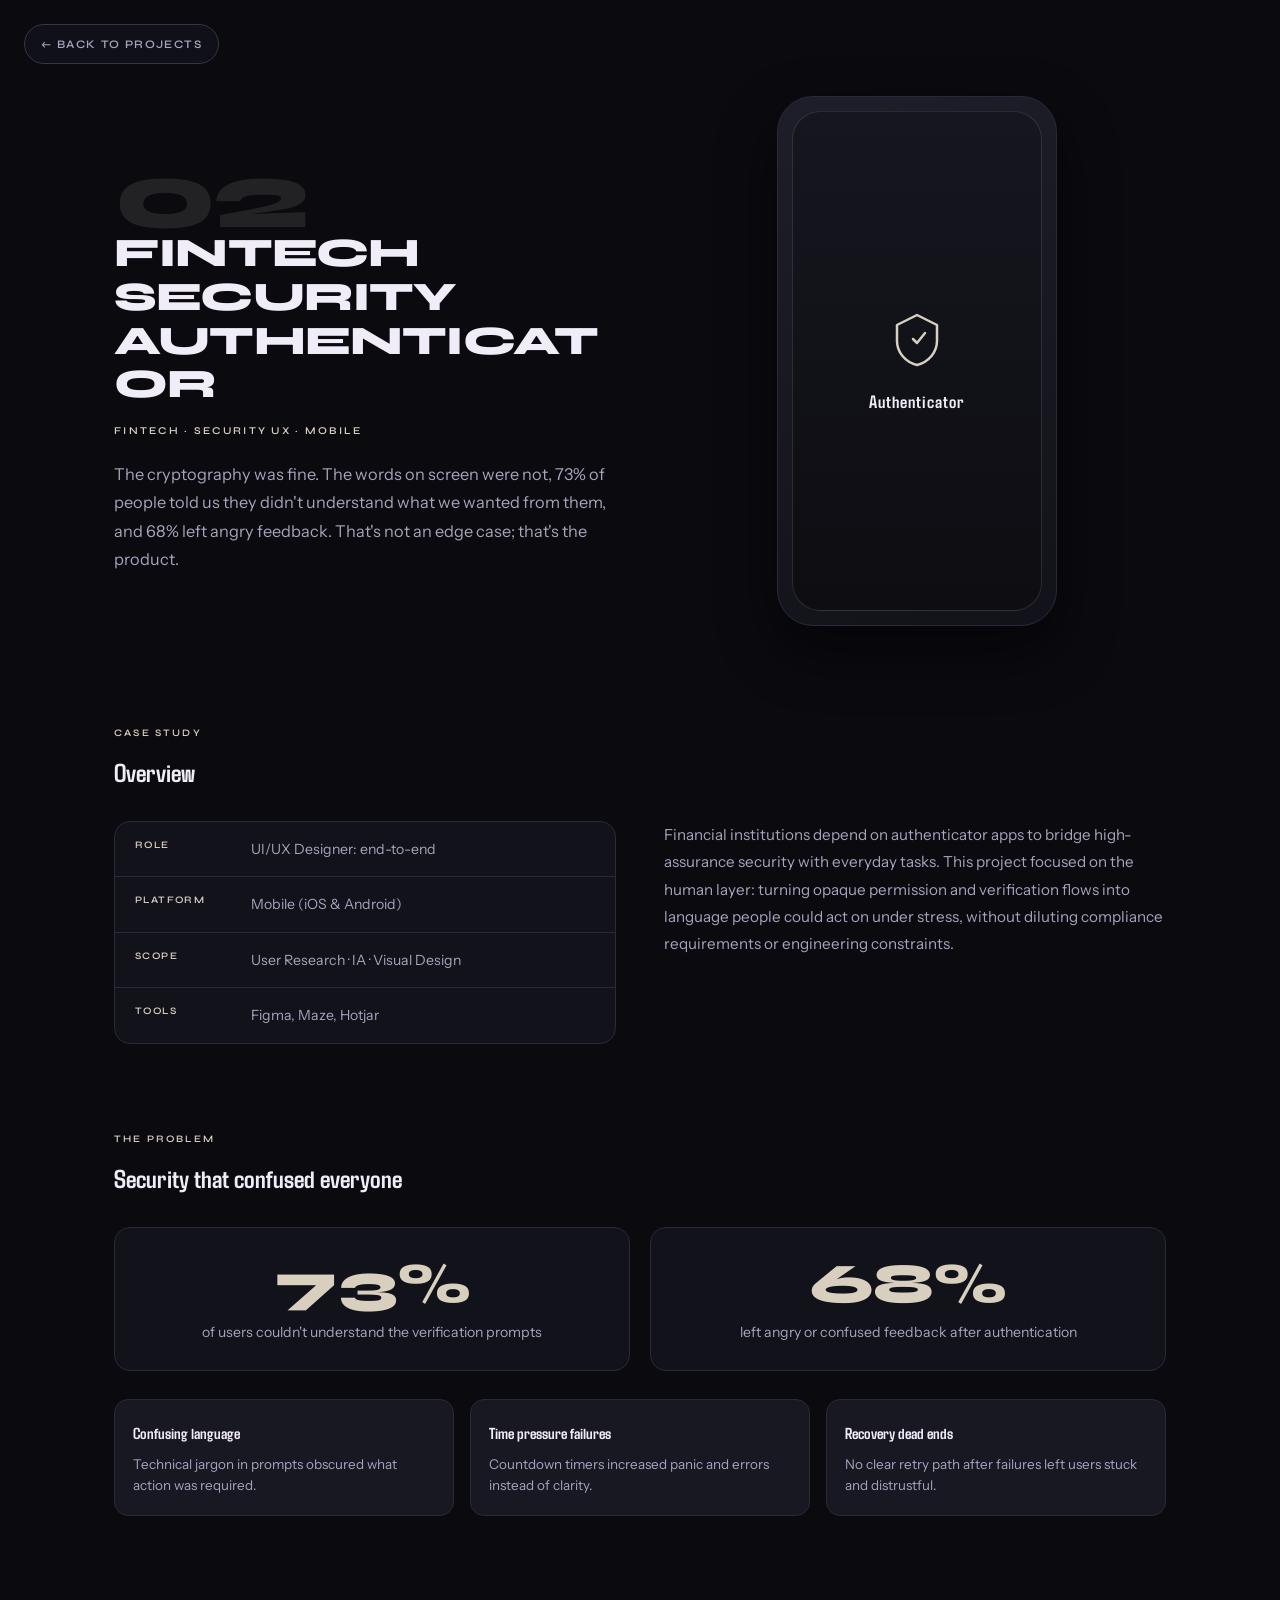
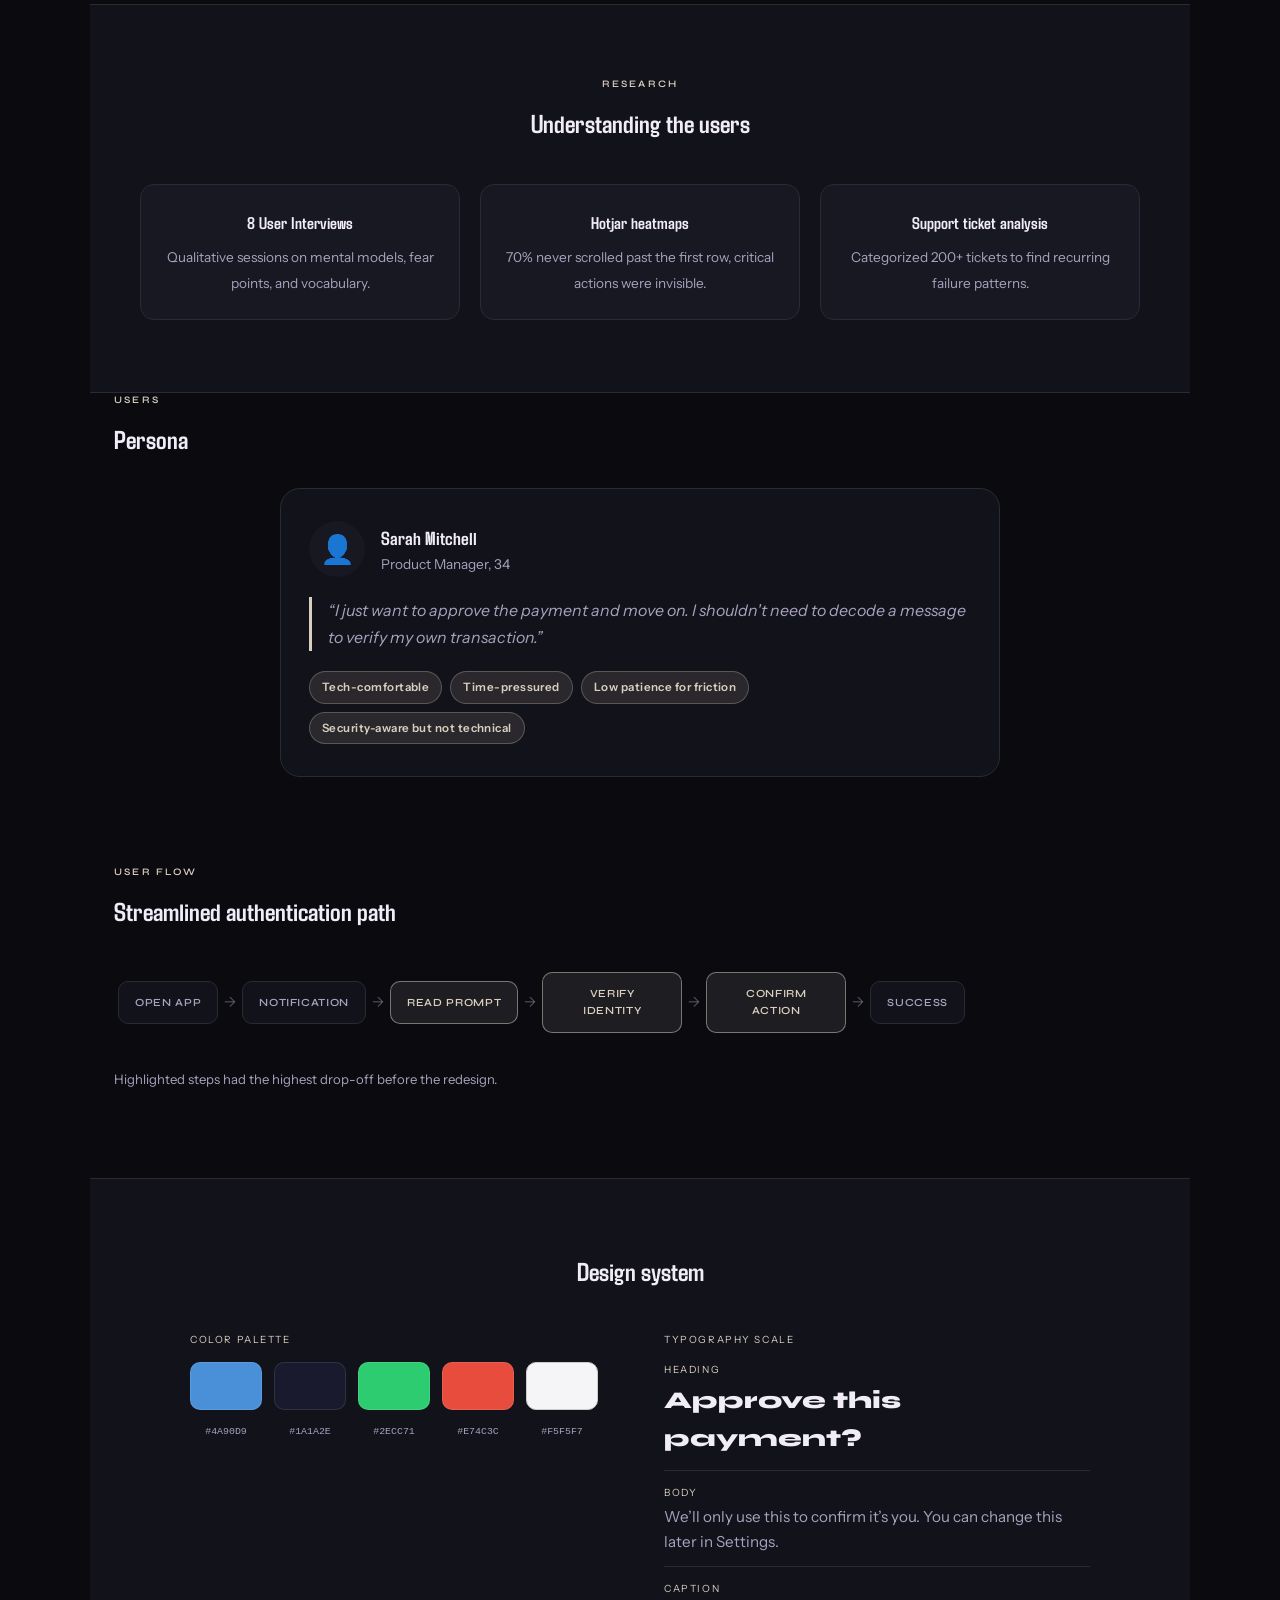
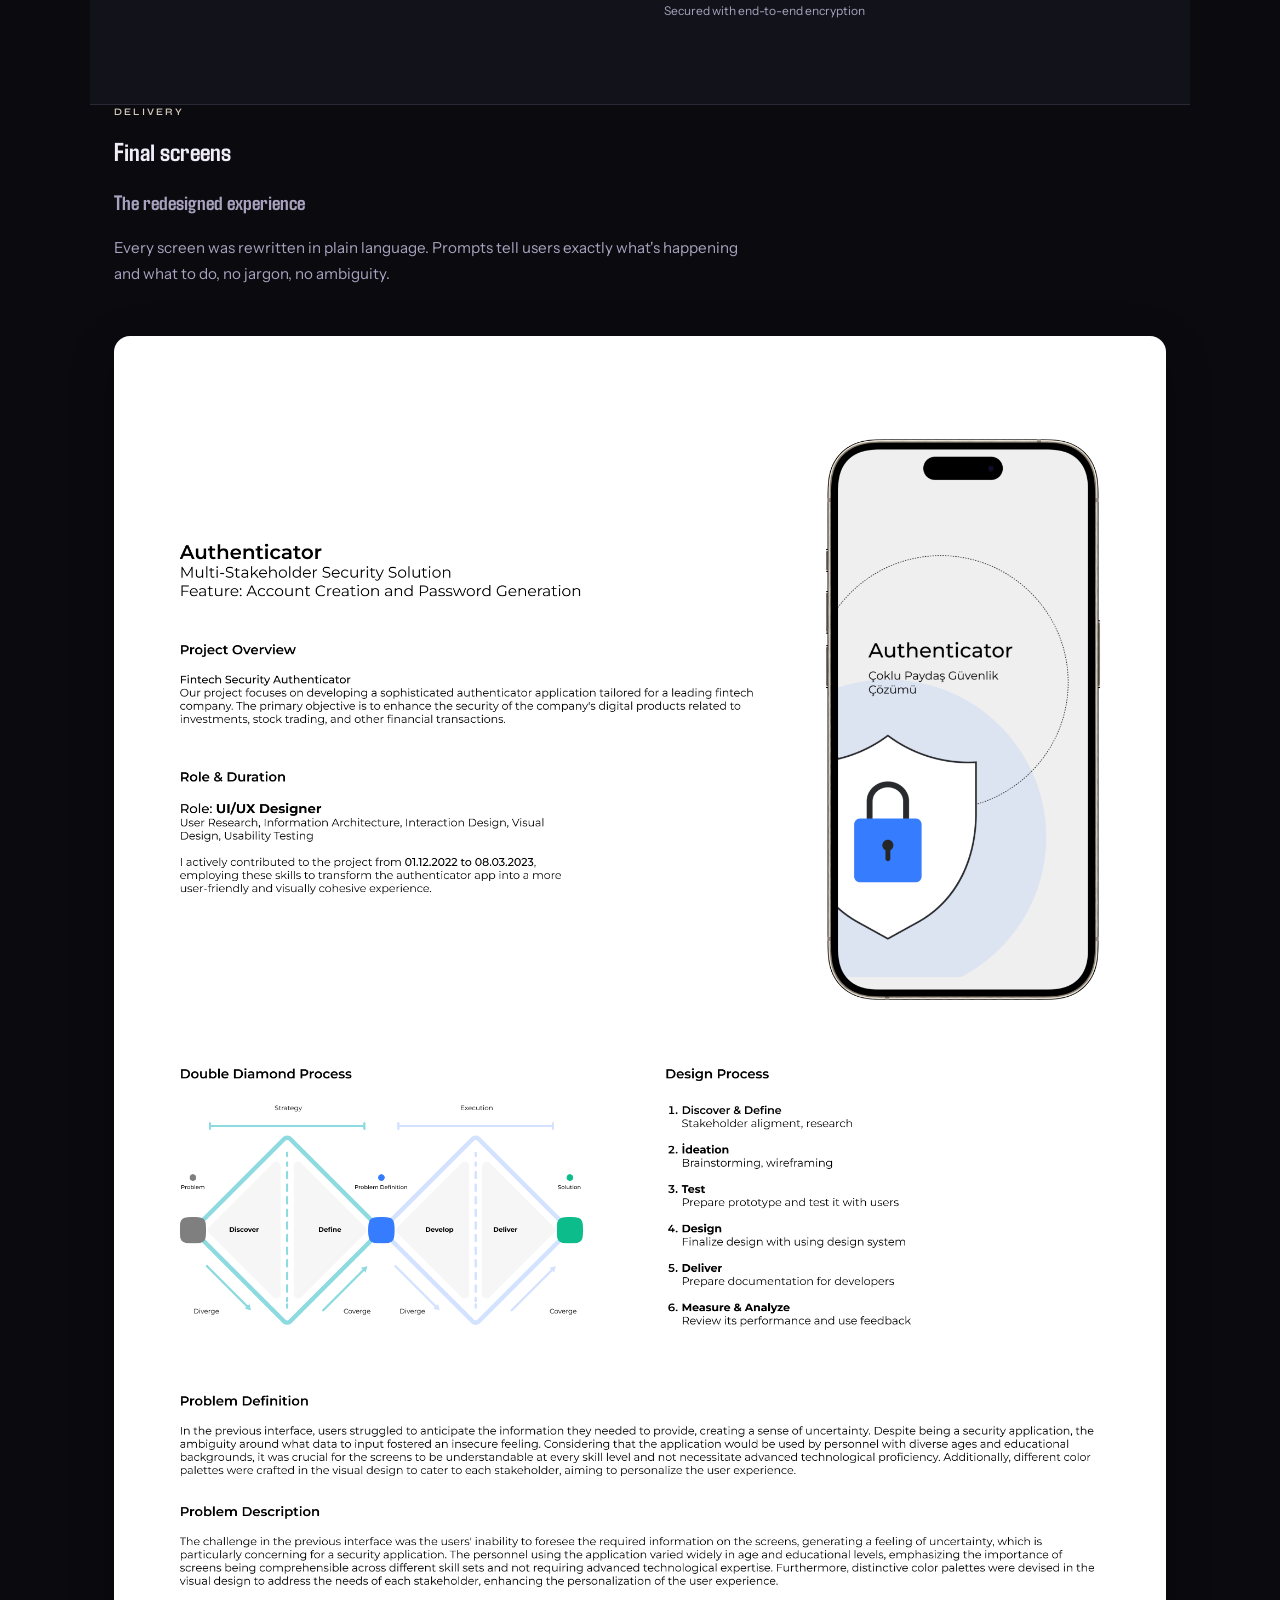
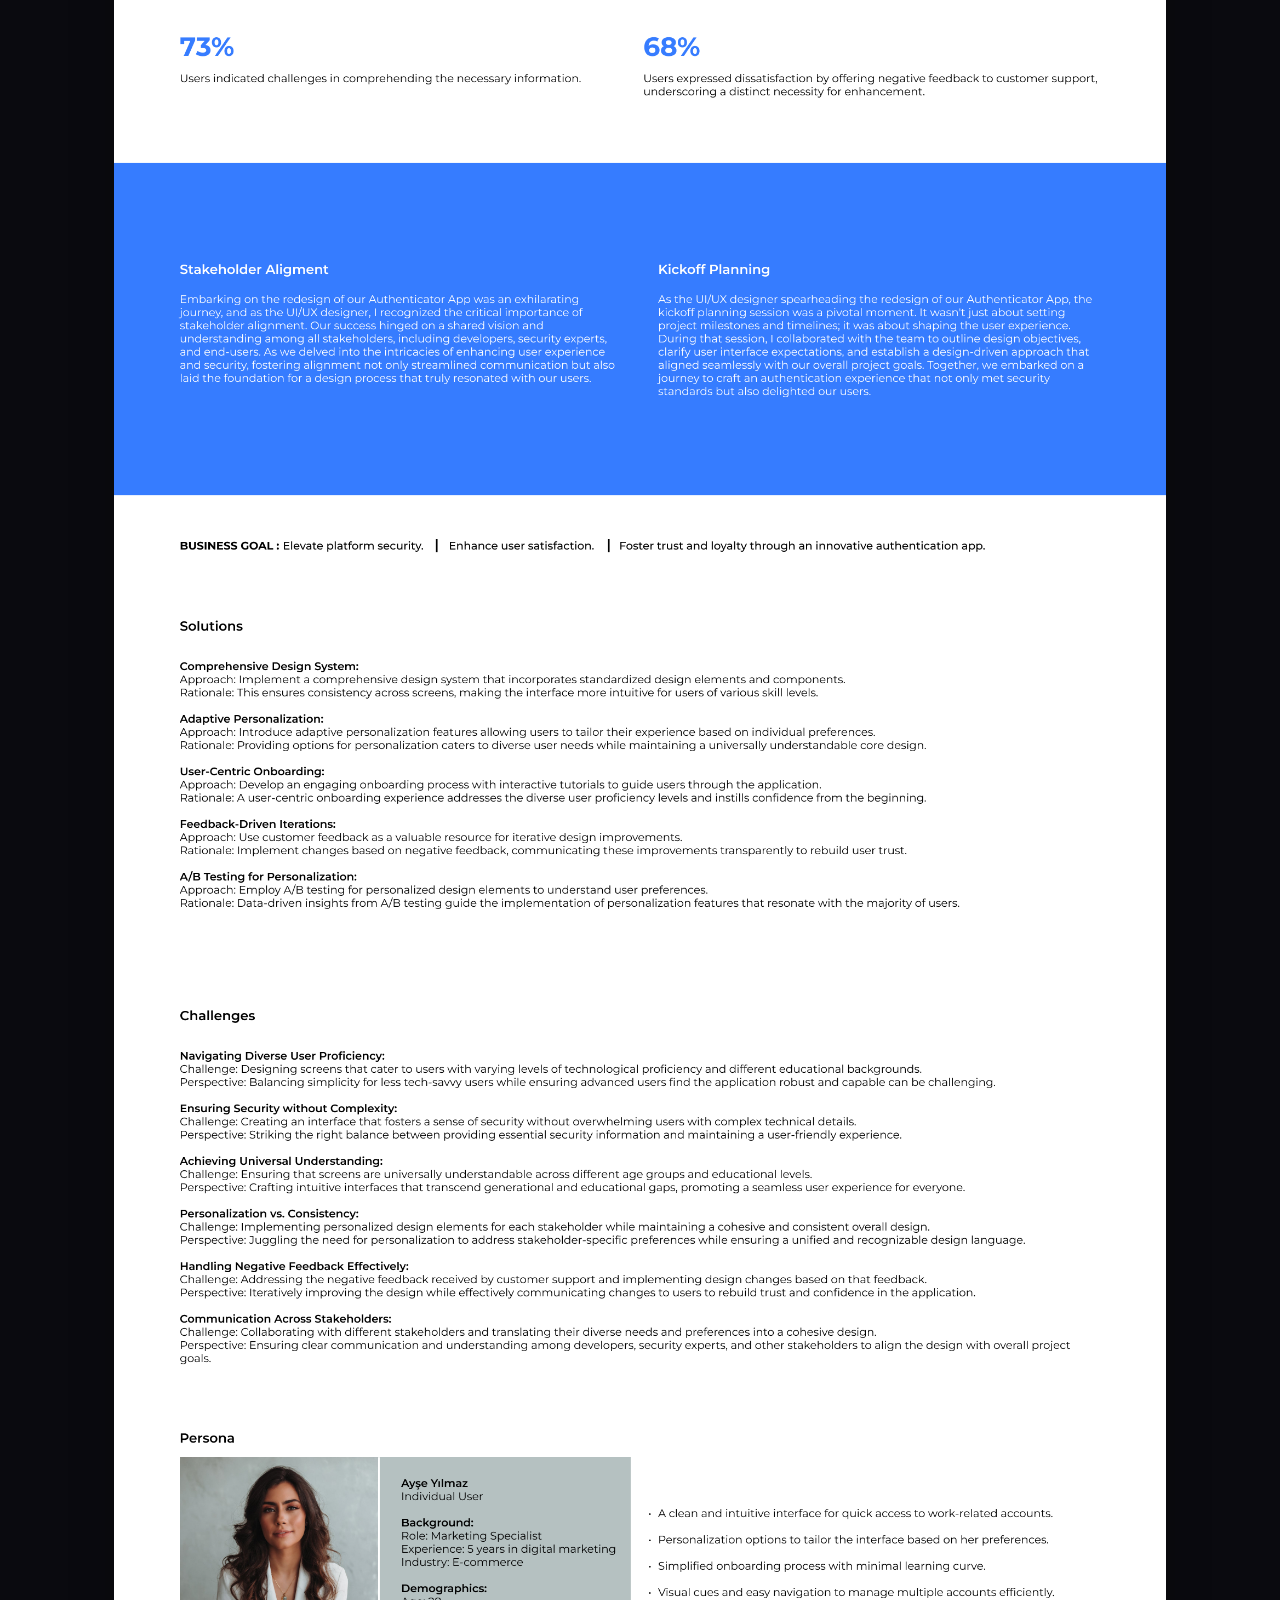
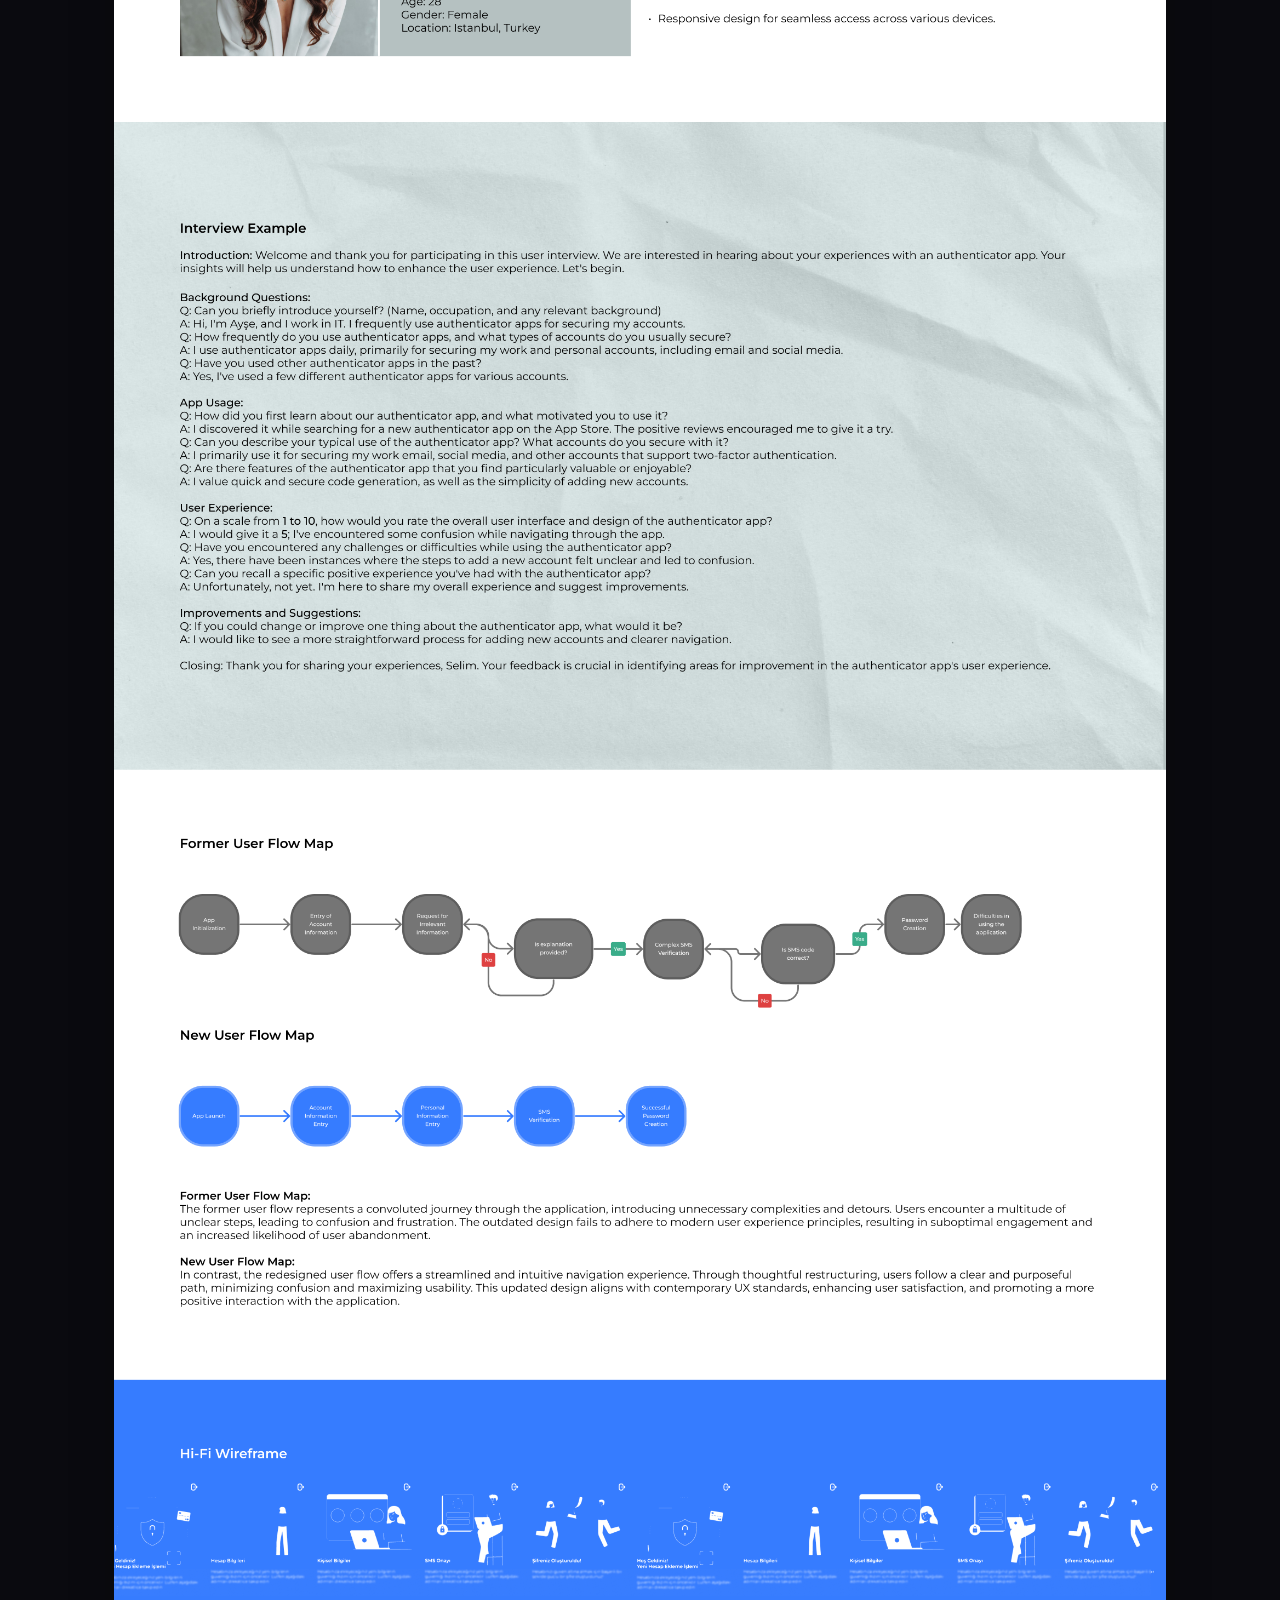
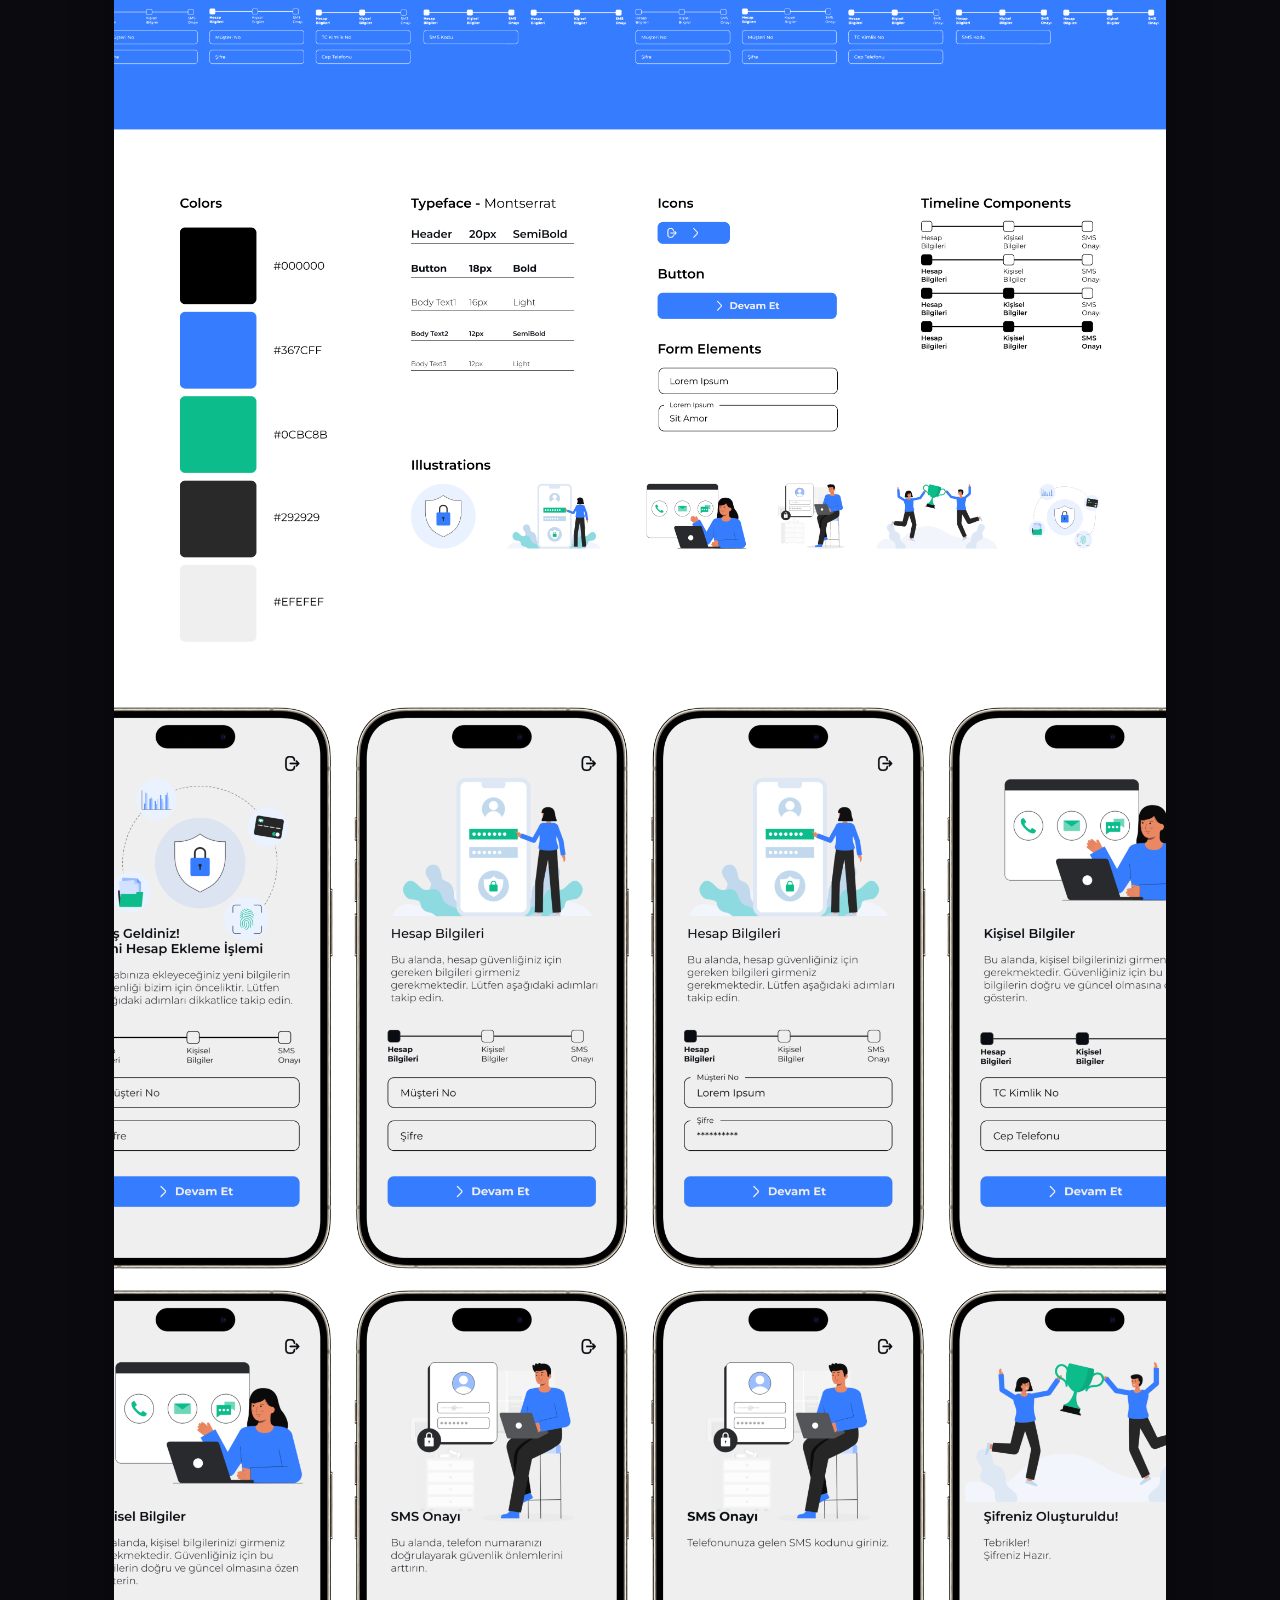
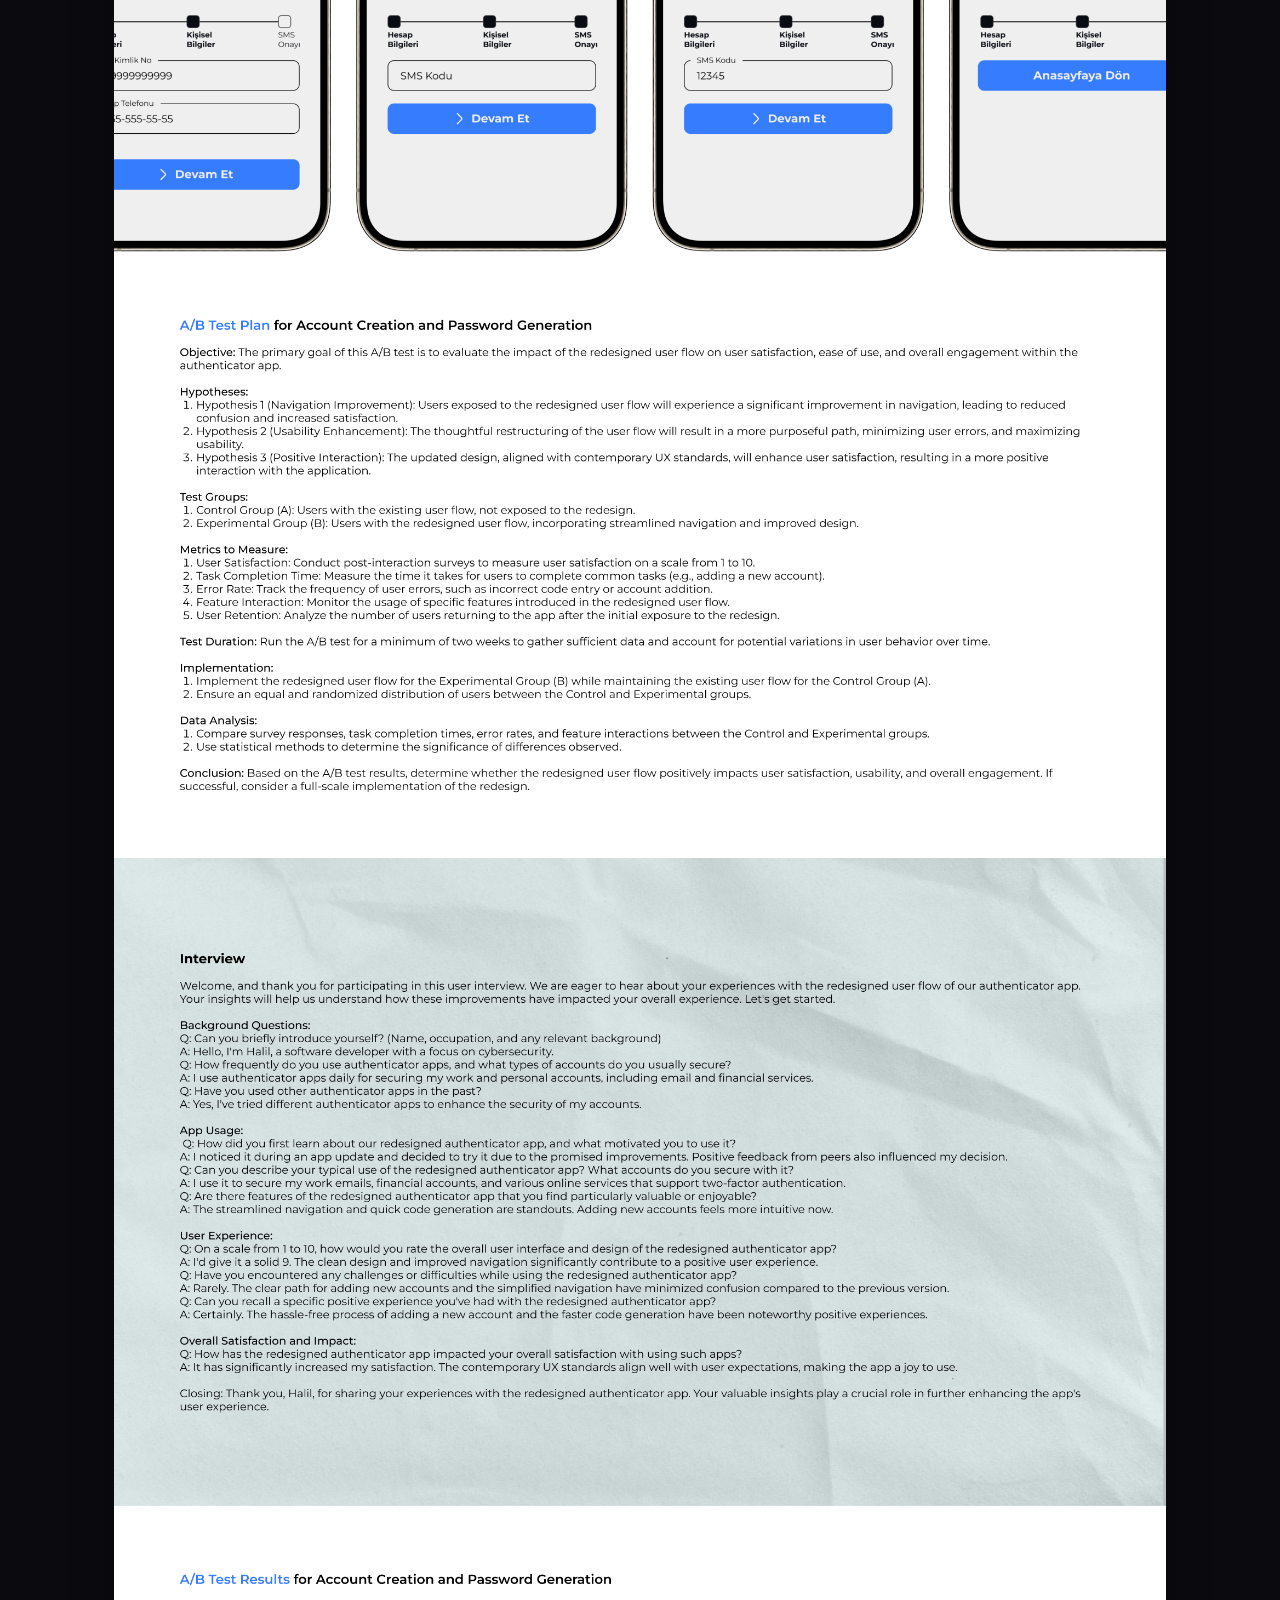
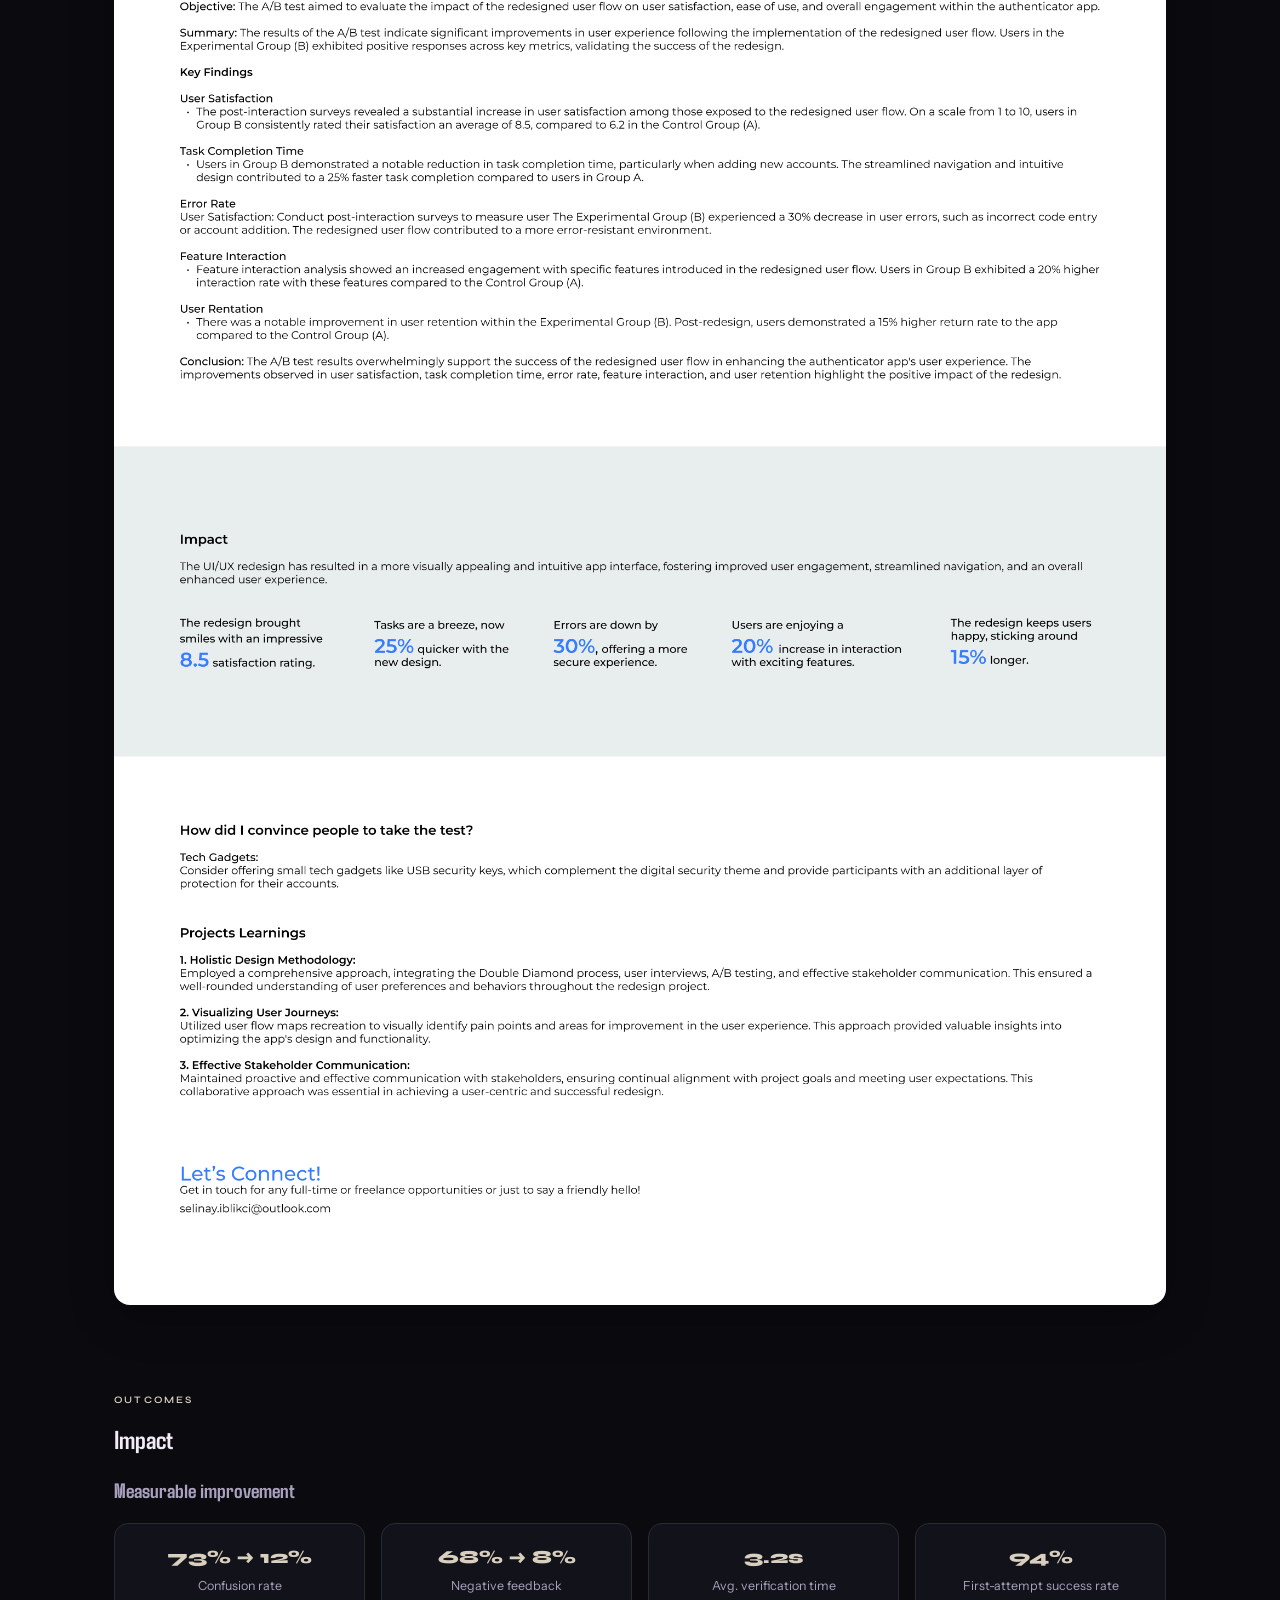
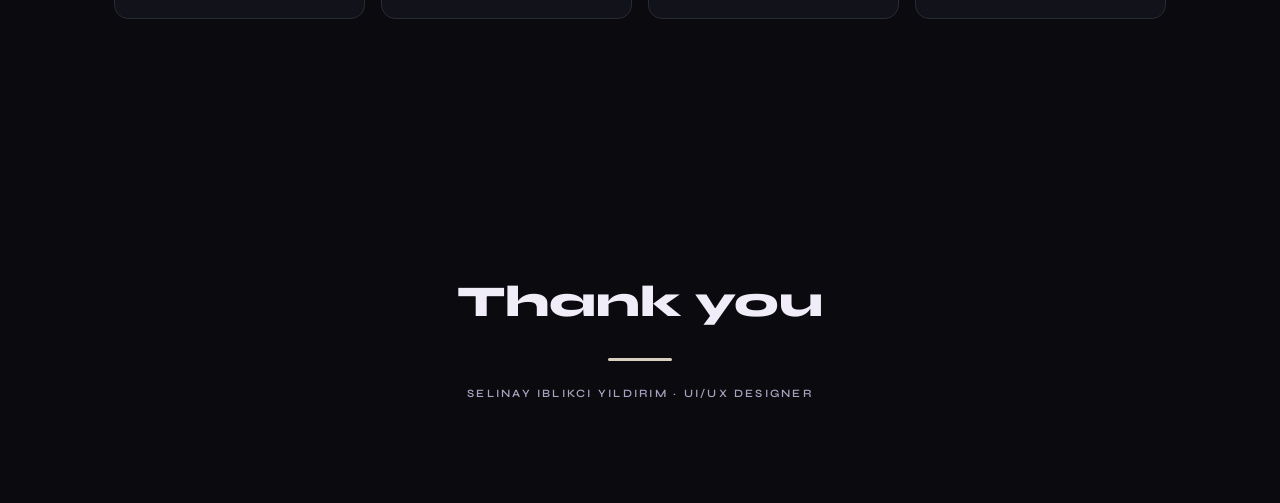
<file: authenticator-case-study.html>
<!DOCTYPE html>
<html lang="en">
<head>
  <meta charset="UTF-8" />
  <meta name="viewport" content="width=device-width, initial-scale=1.0" />
  <link rel="icon" href="favicon.svg" type="image/svg+xml" />
  <title>Fintech Security Authenticator | Selinay Iblikci Yildirim</title>
  <style>
    html { overflow-x: hidden !important; }
  </style>
  <link href="https://fonts.googleapis.com/css2?family=Agdasima:wght@400;700&family=Syne:wght@400;500;600;700;800&family=Instrument+Sans:wght@400;500;600;700&display=swap" rel="stylesheet" />
  <style>
    :root {
      --bg: #0a0a0f;
      --surface: #12121a;
      --surface-elevated: #181822;
      --text: #f0ecf8;
      --text-muted: #a8a2be;
      --accent: #d9cfbf;
      --accent-dim: #b3a996;
      --border: #2a2a36;
      --border-light: #363646;
      --heading-font: "Syne", sans-serif;
      --body-font: "Instrument Sans", sans-serif;
      --nav-font: "Agdasima", system-ui, sans-serif;
    }

    *, *::before, *::after {
      box-sizing: border-box;
      margin: 0;
      padding: 0;
    }

    html {
      scroll-behavior: smooth;
    }

    body {
      background: var(--bg);
      color: var(--text);
      font-family: var(--body-font);
      line-height: 1.6;
      -webkit-font-smoothing: antialiased;
      min-width: 0;
    }

    img, svg, video {
      max-width: 100%;
      height: auto;
    }

    a {
      color: inherit;
      text-decoration: none;
    }

    ::selection {
      background: var(--accent);
      color: var(--bg);
    }

    .auth-back {
      position: fixed;
      top: 24px;
      left: 24px;
      z-index: 200;
      font-family: var(--heading-font);
      font-size: 0.72rem;
      font-weight: 600;
      letter-spacing: 0.12em;
      text-transform: uppercase;
      color: var(--text-muted);
      padding: 10px 16px;
      border-radius: 999px;
      border: 1px solid var(--border-light);
      background: rgba(18, 18, 26, 0.92);
      backdrop-filter: blur(12px);
      transition: color 0.25s ease, border-color 0.25s ease;
    }

    .auth-back:hover {
      color: var(--accent);
      border-color: rgba(217, 207, 191, 0.45);
    }

    main {
      max-width: 1100px;
      margin: 0 auto;
      padding: 96px 24px 80px;
      min-width: 0;
    }

    .reveal {
      opacity: 0;
      transform: translateY(24px);
      transition: opacity 0.75s cubic-bezier(0.16, 1, 0.3, 1), transform 0.75s cubic-bezier(0.16, 1, 0.3, 1);
    }

    .reveal.visible {
      opacity: 1;
      transform: translateY(0);
    }

    /* Hero */
    .auth-hero {
      display: grid;
      grid-template-columns: 1fr 1fr;
      gap: clamp(32px, 5vw, 56px);
      align-items: center;
      margin-bottom: clamp(64px, 10vw, 100px);
      min-width: 0;
    }

    .auth-hero-num {
      font-family: var(--heading-font);
      font-size: clamp(3.5rem, 12vw, 6rem);
      font-weight: 800;
      color: rgba(217, 207, 191, 0.12);
      line-height: 1;
      margin-bottom: -12px;
      letter-spacing: -0.03em;
    }

    .auth-hero-title {
      font-family: var(--heading-font);
      font-size: clamp(1.35rem, 2.6vw + 0.45rem, 2.65rem);
      font-weight: 800;
      text-transform: uppercase;
      letter-spacing: -0.02em;
      line-height: 1.08;
      margin-bottom: 16px;
      max-width: 100%;
      word-break: break-word;
      overflow-wrap: break-word;
    }

    .auth-hero-tags {
      font-family: var(--heading-font);
      font-size: 0.65rem;
      font-weight: 600;
      letter-spacing: 0.22em;
      text-transform: uppercase;
      color: var(--accent);
      margin-bottom: 20px;
    }

    .auth-hero-desc {
      font-size: 1.02rem;
      line-height: 1.75;
      color: var(--text-muted);
      max-width: 36em;
    }

    .auth-phone {
      justify-self: center;
      width: 100%;
      max-width: 280px;
      background: linear-gradient(160deg, #1e1e2a 0%, #12121a 100%);
      border-radius: 36px;
      padding: 14px;
      border: 1px solid var(--border);
      box-shadow: 0 24px 60px rgba(0, 0, 0, 0.45);
    }

    .auth-phone-screen {
      border-radius: 28px;
      background: linear-gradient(180deg, #16161f 0%, #0d0d12 100%);
      aspect-ratio: 9 / 18;
      display: flex;
      flex-direction: column;
      align-items: center;
      justify-content: center;
      gap: 16px;
      padding: 24px;
      border: 1px solid rgba(217, 207, 191, 0.15);
    }

    .auth-phone-icon {
      width: 64px;
      height: 64px;
      color: var(--accent);
    }

    .auth-phone-label {
      font-family: var(--nav-font);
      font-size: 1.1rem;
      font-weight: 700;
      letter-spacing: 0.06em;
      color: var(--text);
    }

    /* Sections */
    .auth-section {
      margin-bottom: clamp(56px, 8vw, 88px);
    }

    .auth-kicker {
      font-family: var(--heading-font);
      font-size: 0.62rem;
      font-weight: 600;
      letter-spacing: 0.22em;
      text-transform: uppercase;
      color: var(--accent);
      margin-bottom: 10px;
    }

    .auth-section-title {
      font-family: var(--nav-font);
      font-size: clamp(1.25rem, 2.5vw, 1.6rem);
      font-weight: 700;
      margin-bottom: 28px;
      color: var(--text);
    }

    .auth-subtitle {
      font-family: var(--nav-font);
      font-size: clamp(1.05rem, 2vw, 1.3rem);
      font-weight: 600;
      color: var(--text-muted);
      margin-top: -12px;
      margin-bottom: 20px;
      line-height: 1.3;
    }

    .auth-band-dark {
      margin-left: -24px;
      margin-right: -24px;
      padding: clamp(48px, 8vw, 72px) 24px;
      background: var(--surface);
      border-top: 1px solid var(--border);
      border-bottom: 1px solid var(--border);
    }

    .auth-band-dark .auth-kicker {
      text-align: center;
    }

    .auth-band-dark .auth-section-title {
      text-align: center;
      max-width: 720px;
      margin-left: auto;
      margin-right: auto;
      margin-bottom: 40px;
    }

    .auth-overview {
      display: grid;
      grid-template-columns: 1fr 1fr;
      gap: clamp(28px, 4vw, 48px);
      align-items: start;
    }

    .auth-meta {
      display: grid;
      gap: 0;
      background: var(--surface);
      border: 1px solid var(--border);
      border-radius: 16px;
      overflow: hidden;
    }

    .auth-meta-row {
      display: grid;
      grid-template-columns: 100px 1fr;
      gap: 16px;
      padding: 16px 20px;
      border-bottom: 1px solid var(--border);
      font-size: 0.88rem;
    }

    .auth-meta-row:last-child {
      border-bottom: none;
    }

    .auth-meta-label {
      font-family: var(--heading-font);
      font-size: 0.62rem;
      font-weight: 600;
      letter-spacing: 0.14em;
      text-transform: uppercase;
      color: var(--accent);
    }

    .auth-meta-value {
      color: var(--text-muted);
    }

    .auth-prose {
      font-size: 0.95rem;
      line-height: 1.8;
      color: var(--text-muted);
    }

    .auth-stat-row {
      display: grid;
      grid-template-columns: 1fr 1fr;
      gap: 20px;
      margin-bottom: 28px;
    }

    .auth-stat-card {
      background: var(--surface);
      border: 1px solid var(--border);
      border-radius: 16px;
      padding: 28px 24px;
      text-align: center;
    }

    .auth-stat-num {
      font-family: var(--heading-font);
      font-size: clamp(2.5rem, 6vw, 3.5rem);
      font-weight: 800;
      color: var(--accent);
      line-height: 1;
      margin-bottom: 10px;
    }

    .auth-stat-label {
      font-size: 0.88rem;
      color: var(--text-muted);
      line-height: 1.45;
    }

    .auth-cards-3 {
      display: grid;
      grid-template-columns: repeat(3, 1fr);
      gap: 16px;
    }

    .auth-card {
      background: var(--surface-elevated);
      border: 1px solid var(--border);
      border-radius: 14px;
      padding: 20px 18px;
    }

    .auth-card h4 {
      font-family: var(--nav-font);
      font-size: 1rem;
      font-weight: 700;
      margin-bottom: 8px;
      color: var(--text);
    }

    .auth-card p {
      font-size: 0.84rem;
      color: var(--text-muted);
      line-height: 1.55;
    }

    .auth-research-grid {
      display: grid;
      grid-template-columns: repeat(3, 1fr);
      gap: 20px;
      max-width: 1000px;
      margin: 0 auto;
    }

    .auth-research-card {
      background: var(--surface-elevated);
      border: 1px solid var(--border);
      border-radius: 14px;
      padding: 24px 20px;
      text-align: center;
    }

    .auth-research-card strong {
      display: block;
      font-family: var(--nav-font);
      font-size: 1.05rem;
      color: var(--text);
      margin-bottom: 8px;
    }

    .auth-research-card span {
      font-size: 0.85rem;
      color: var(--text-muted);
      line-height: 1.5;
    }

    .auth-persona {
      max-width: 720px;
      margin: 0 auto;
      background: var(--surface);
      border: 1px solid var(--border);
      border-radius: 20px;
      padding: 32px 28px;
    }

    .auth-persona-header {
      display: flex;
      align-items: center;
      gap: 16px;
      margin-bottom: 20px;
    }

    .auth-persona-avatar {
      width: 56px;
      height: 56px;
      border-radius: 50%;
      background: var(--surface-elevated);
      display: flex;
      align-items: center;
      justify-content: center;
      font-size: 1.75rem;
    }

    .auth-persona-name {
      font-family: var(--nav-font);
      font-size: 1.2rem;
      font-weight: 700;
    }

    .auth-persona-role {
      font-size: 0.85rem;
      color: var(--text-muted);
    }

    .auth-persona-quote {
      font-size: 1rem;
      line-height: 1.7;
      color: var(--text-muted);
      font-style: italic;
      margin-bottom: 20px;
      padding-left: 16px;
      border-left: 3px solid var(--accent);
    }

    .auth-pills {
      display: flex;
      flex-wrap: wrap;
      gap: 8px;
    }

    .auth-pill {
      font-size: 0.72rem;
      font-weight: 600;
      letter-spacing: 0.04em;
      padding: 6px 12px;
      border-radius: 999px;
      background: rgba(217, 207, 191, 0.12);
      border: 1px solid rgba(217, 207, 191, 0.28);
      color: var(--accent);
    }

    .auth-flow {
      overflow-x: auto;
      -webkit-overflow-scrolling: touch;
      padding: 8px 0 16px;
    }

    .auth-flow-track {
      display: flex;
      align-items: center;
      gap: 0;
      min-width: min-content;
      padding: 4px;
    }

    .auth-flow-step {
      flex-shrink: 0;
      font-family: var(--heading-font);
      font-size: 0.68rem;
      font-weight: 600;
      letter-spacing: 0.06em;
      text-transform: uppercase;
      padding: 12px 16px;
      border-radius: 10px;
      background: var(--surface);
      border: 1px solid var(--border);
      color: var(--text-muted);
      text-align: center;
      max-width: 140px;
    }

    .auth-flow-step--hi {
      border-color: rgba(217, 207, 191, 0.5);
      background: rgba(217, 207, 191, 0.1);
      color: var(--accent);
    }

    .auth-flow-arrow {
      flex-shrink: 0;
      color: var(--text-muted);
      font-size: 0.9rem;
      padding: 0 6px;
      opacity: 0.5;
    }

    .auth-flow-note {
      font-size: 0.82rem;
      color: var(--text-muted);
      margin-top: 16px;
      max-width: 520px;
    }

    .auth-ds {
      display: grid;
      grid-template-columns: 1fr 1fr;
      gap: clamp(28px, 4vw, 48px);
      max-width: 900px;
      margin: 0 auto;
    }

    .auth-swatches {
      display: flex;
      flex-wrap: wrap;
      gap: 12px;
    }

    .auth-swatch {
      width: 72px;
      text-align: center;
    }

    .auth-swatch-color {
      height: 48px;
      border-radius: 10px;
      border: 1px solid rgba(255, 255, 255, 0.1);
      margin-bottom: 6px;
    }

    .auth-swatch code {
      font-size: 0.62rem;
      color: var(--text-muted);
    }

    .auth-type-scale {
      display: flex;
      flex-direction: column;
      gap: 14px;
    }

    .auth-type-row {
      padding-bottom: 12px;
      border-bottom: 1px solid var(--border);
    }

    .auth-type-row:last-child {
      border-bottom: none;
    }

    .auth-type-label {
      font-size: 0.62rem;
      letter-spacing: 0.16em;
      text-transform: uppercase;
      color: var(--accent);
      margin-bottom: 4px;
    }

    .auth-type-sample.display {
      font-family: var(--heading-font);
      font-weight: 800;
      font-size: 1.5rem;
    }

    .auth-type-sample.body {
      font-family: var(--body-font);
      font-size: 0.95rem;
      color: var(--text-muted);
    }

    .auth-type-sample.caption {
      font-family: var(--body-font);
      font-size: 0.75rem;
      color: var(--text-muted);
    }

    .auth-final-desc {
      font-size: 0.95rem;
      line-height: 1.75;
      color: var(--text-muted);
      max-width: 42em;
      margin-bottom: 0;
    }

    .auth-impact-grid {
      display: grid;
      grid-template-columns: repeat(4, 1fr);
      gap: 16px;
    }

    .auth-impact-card {
      background: var(--surface);
      border: 1px solid var(--border);
      border-radius: 14px;
      padding: 22px 16px;
      text-align: center;
    }

    .auth-impact-val {
      font-family: var(--heading-font);
      font-size: 1.15rem;
      font-weight: 800;
      color: var(--accent);
      margin-bottom: 8px;
      line-height: 1.2;
    }

    .auth-impact-label {
      font-size: 0.78rem;
      color: var(--text-muted);
    }

    .auth-closing {
      text-align: center;
      padding: 80px 24px 100px;
      max-width: 640px;
      margin: 0 auto;
    }

    .auth-closing h2 {
      font-family: var(--heading-font);
      font-size: clamp(2rem, 5vw, 2.75rem);
      font-weight: 800;
      margin-bottom: 20px;
    }

    .auth-closing-line {
      width: 64px;
      height: 3px;
      background: var(--accent);
      margin: 0 auto 24px;
      border-radius: 2px;
    }

    .auth-closing-sub {
      font-family: var(--heading-font);
      font-size: 0.7rem;
      font-weight: 600;
      letter-spacing: 0.2em;
      text-transform: uppercase;
      color: var(--text-muted);
    }

    @media (max-width: 900px) {
      .auth-hero {
        grid-template-columns: 1fr;
      }

      .auth-phone {
        max-width: 240px;
      }

      .auth-overview,
      .auth-stat-row,
      .auth-ds {
        grid-template-columns: 1fr;
      }

      .auth-cards-3,
      .auth-research-grid {
        grid-template-columns: 1fr;
      }

      .auth-impact-grid {
        grid-template-columns: repeat(2, 1fr);
      }
    }

    @media (max-width: 600px) {
      .auth-meta-row {
        grid-template-columns: 1fr;
        gap: 6px;
      }

      .auth-back {
        top: 16px;
        left: 16px;
      }

      main {
        padding-top: 88px;
      }
    }
  </style>
</head>
<body>
  <a class="auth-back" href="index.html">← BACK TO PROJECTS</a>

  <main>
    <header class="auth-hero reveal">
      <div>
        <div class="auth-hero-num">02</div>
        <h1 class="auth-hero-title">Fintech Security Authenticator</h1>
        <p class="auth-hero-tags">FINTECH · SECURITY UX · MOBILE</p>
        <p class="auth-hero-desc">The cryptography was fine. The words on screen were not, 73% of people told us they didn't understand what we wanted from them, and 68% left angry feedback. That's not an edge case; that's the product.</p>
      </div>
      <div class="auth-phone" aria-hidden="true">
        <div class="auth-phone-screen">
          <svg class="auth-phone-icon" viewBox="0 0 64 64" fill="none" xmlns="http://www.w3.org/2000/svg" aria-hidden="true">
            <path d="M32 8L12 18v16c0 11 8 21 20 24 12-3 20-13 20-24V18L32 8z" stroke="currentColor" stroke-width="2.5" stroke-linejoin="round"/>
            <path d="M28 32l4 4 8-10" stroke="currentColor" stroke-width="2.5" stroke-linecap="round" stroke-linejoin="round"/>
          </svg>
          <span class="auth-phone-label">Authenticator</span>
        </div>
      </div>
    </header>

    <section class="auth-section reveal">
      <p class="auth-kicker">Case study</p>
      <h2 class="auth-section-title">Overview</h2>
      <div class="auth-overview">
        <div class="auth-meta">
          <div class="auth-meta-row">
            <span class="auth-meta-label">Role</span>
            <span class="auth-meta-value">UI/UX Designer: end-to-end</span>
          </div>
          <div class="auth-meta-row">
            <span class="auth-meta-label">Platform</span>
            <span class="auth-meta-value">Mobile (iOS &amp; Android)</span>
          </div>
          <div class="auth-meta-row">
            <span class="auth-meta-label">Scope</span>
            <span class="auth-meta-value">User Research · IA · Visual Design</span>
          </div>
          <div class="auth-meta-row">
            <span class="auth-meta-label">Tools</span>
            <span class="auth-meta-value">Figma, Maze, Hotjar</span>
          </div>
        </div>
        <p class="auth-prose">Financial institutions depend on authenticator apps to bridge high-assurance security with everyday tasks. This project focused on the human layer: turning opaque permission and verification flows into language people could act on under stress, without diluting compliance requirements or engineering constraints.</p>
      </div>
    </section>

    <section class="auth-section reveal">
      <p class="auth-kicker">The problem</p>
      <h2 class="auth-section-title">Security that confused everyone</h2>
      <div class="auth-stat-row">
        <div class="auth-stat-card">
          <div class="auth-stat-num">73%</div>
          <p class="auth-stat-label">of users couldn't understand the verification prompts</p>
        </div>
        <div class="auth-stat-card">
          <div class="auth-stat-num">68%</div>
          <p class="auth-stat-label">left angry or confused feedback after authentication</p>
        </div>
      </div>
      <div class="auth-cards-3">
        <div class="auth-card">
          <h4>Confusing language</h4>
          <p>Technical jargon in prompts obscured what action was required.</p>
        </div>
        <div class="auth-card">
          <h4>Time pressure failures</h4>
          <p>Countdown timers increased panic and errors instead of clarity.</p>
        </div>
        <div class="auth-card">
          <h4>Recovery dead ends</h4>
          <p>No clear retry path after failures left users stuck and distrustful.</p>
        </div>
      </div>
    </section>

    <section class="auth-band-dark reveal">
      <p class="auth-kicker">Research</p>
      <h2 class="auth-section-title">Understanding the users</h2>
      <div class="auth-research-grid">
        <div class="auth-research-card">
          <strong>8 User Interviews</strong>
          <span>Qualitative sessions on mental models, fear points, and vocabulary.</span>
        </div>
        <div class="auth-research-card">
          <strong>Hotjar heatmaps</strong>
          <span>70% never scrolled past the first row, critical actions were invisible.</span>
        </div>
        <div class="auth-research-card">
          <strong>Support ticket analysis</strong>
          <span>Categorized 200+ tickets to find recurring failure patterns.</span>
        </div>
      </div>
    </section>

    <section class="auth-section reveal">
      <p class="auth-kicker">Users</p>
      <h2 class="auth-section-title">Persona</h2>
      <div class="auth-persona">
        <div class="auth-persona-header">
          <div class="auth-persona-avatar" aria-hidden="true">👤</div>
          <div>
            <div class="auth-persona-name">Sarah Mitchell</div>
            <div class="auth-persona-role">Product Manager, 34</div>
          </div>
        </div>
        <blockquote class="auth-persona-quote">“I just want to approve the payment and move on. I shouldn't need to decode a message to verify my own transaction.”</blockquote>
        <div class="auth-pills">
          <span class="auth-pill">Tech-comfortable</span>
          <span class="auth-pill">Time-pressured</span>
          <span class="auth-pill">Low patience for friction</span>
          <span class="auth-pill">Security-aware but not technical</span>
        </div>
      </div>
    </section>

    <section class="auth-section reveal">
      <p class="auth-kicker">User flow</p>
      <h2 class="auth-section-title">Streamlined authentication path</h2>
      <div class="auth-flow">
        <div class="auth-flow-track">
          <span class="auth-flow-step">Open app</span>
          <span class="auth-flow-arrow" aria-hidden="true">→</span>
          <span class="auth-flow-step">Notification</span>
          <span class="auth-flow-arrow" aria-hidden="true">→</span>
          <span class="auth-flow-step auth-flow-step--hi">Read prompt</span>
          <span class="auth-flow-arrow" aria-hidden="true">→</span>
          <span class="auth-flow-step auth-flow-step--hi">Verify identity</span>
          <span class="auth-flow-arrow" aria-hidden="true">→</span>
          <span class="auth-flow-step auth-flow-step--hi">Confirm action</span>
          <span class="auth-flow-arrow" aria-hidden="true">→</span>
          <span class="auth-flow-step">Success</span>
        </div>
      </div>
      <p class="auth-flow-note">Highlighted steps had the highest drop-off before the redesign.</p>
    </section>

    <section class="auth-band-dark reveal">
      <h2 class="auth-section-title">Design system</h2>
      <div class="auth-ds">
        <div>
          <p class="auth-type-label" style="margin-bottom: 14px;">Color palette</p>
          <div class="auth-swatches">
            <div class="auth-swatch">
              <div class="auth-swatch-color" style="background: #4a90d9;"></div>
              <code>#4A90D9</code>
            </div>
            <div class="auth-swatch">
              <div class="auth-swatch-color" style="background: #1a1a2e;"></div>
              <code>#1A1A2E</code>
            </div>
            <div class="auth-swatch">
              <div class="auth-swatch-color" style="background: #2ecc71;"></div>
              <code>#2ECC71</code>
            </div>
            <div class="auth-swatch">
              <div class="auth-swatch-color" style="background: #e74c3c;"></div>
              <code>#E74C3C</code>
            </div>
            <div class="auth-swatch">
              <div class="auth-swatch-color" style="background: #f5f5f7; border-color: #ccc;"></div>
              <code>#F5F5F7</code>
            </div>
          </div>
        </div>
        <div>
          <p class="auth-type-label" style="margin-bottom: 14px;">Typography scale</p>
          <div class="auth-type-scale">
            <div class="auth-type-row">
              <div class="auth-type-label">Heading</div>
              <div class="auth-type-sample display">Approve this payment?</div>
            </div>
            <div class="auth-type-row">
              <div class="auth-type-label">Body</div>
              <div class="auth-type-sample body">We’ll only use this to confirm it’s you. You can change this later in Settings.</div>
            </div>
            <div class="auth-type-row">
              <div class="auth-type-label">Caption</div>
              <div class="auth-type-sample caption">Secured with end-to-end encryption</div>
            </div>
          </div>
        </div>
      </div>
    </section>

    <section class="auth-section">
      <div class="reveal">
        <p class="auth-kicker">Delivery</p>
        <h2 class="auth-section-title">Final screens</h2>
        <p class="auth-subtitle">The redesigned experience</p>
        <p class="auth-final-desc">Every screen was rewritten in plain language. Prompts tell users exactly what's happening and what to do, no jargon, no ambiguity.</p>
      </div>

      <div style="margin-top: 48px;">
        <img src="authenticator/Authenticator.png" alt="Authenticator case study screens and process"
             style="width: 100%; max-width: 1100px; margin: 0 auto; display: block; border-radius: 16px;
                    box-shadow: 0 12px 48px rgba(0,0,0,0.2); image-rendering: -webkit-optimize-contrast;" />
      </div>
    </section>

    <section class="auth-section reveal">
      <p class="auth-kicker">Outcomes</p>
      <h2 class="auth-section-title">Impact</h2>
      <p class="auth-subtitle">Measurable improvement</p>
      <div class="auth-impact-grid">
        <div class="auth-impact-card">
          <div class="auth-impact-val">73% → 12%</div>
          <div class="auth-impact-label">Confusion rate</div>
        </div>
        <div class="auth-impact-card">
          <div class="auth-impact-val">68% → 8%</div>
          <div class="auth-impact-label">Negative feedback</div>
        </div>
        <div class="auth-impact-card">
          <div class="auth-impact-val">3.2s</div>
          <div class="auth-impact-label">Avg. verification time</div>
        </div>
        <div class="auth-impact-card">
          <div class="auth-impact-val">94%</div>
          <div class="auth-impact-label">First-attempt success rate</div>
        </div>
      </div>
    </section>
  </main>

  <footer class="auth-closing reveal">
    <h2>Thank you</h2>
    <div class="auth-closing-line" aria-hidden="true"></div>
    <p class="auth-closing-sub">Selinay Iblikci Yildirim · UI/UX Designer</p>
  </footer>

  <script>
    (function () {
      var observer = new IntersectionObserver(
        function (entries) {
          entries.forEach(function (e) {
            if (e.isIntersecting) e.target.classList.add('visible');
          });
        },
        { threshold: 0.08, rootMargin: '0px 0px -32px 0px' }
      );
      document.querySelectorAll('.reveal').forEach(function (el) {
        observer.observe(el);
      });
    })();
  </script>
</body>
</html>
</file>
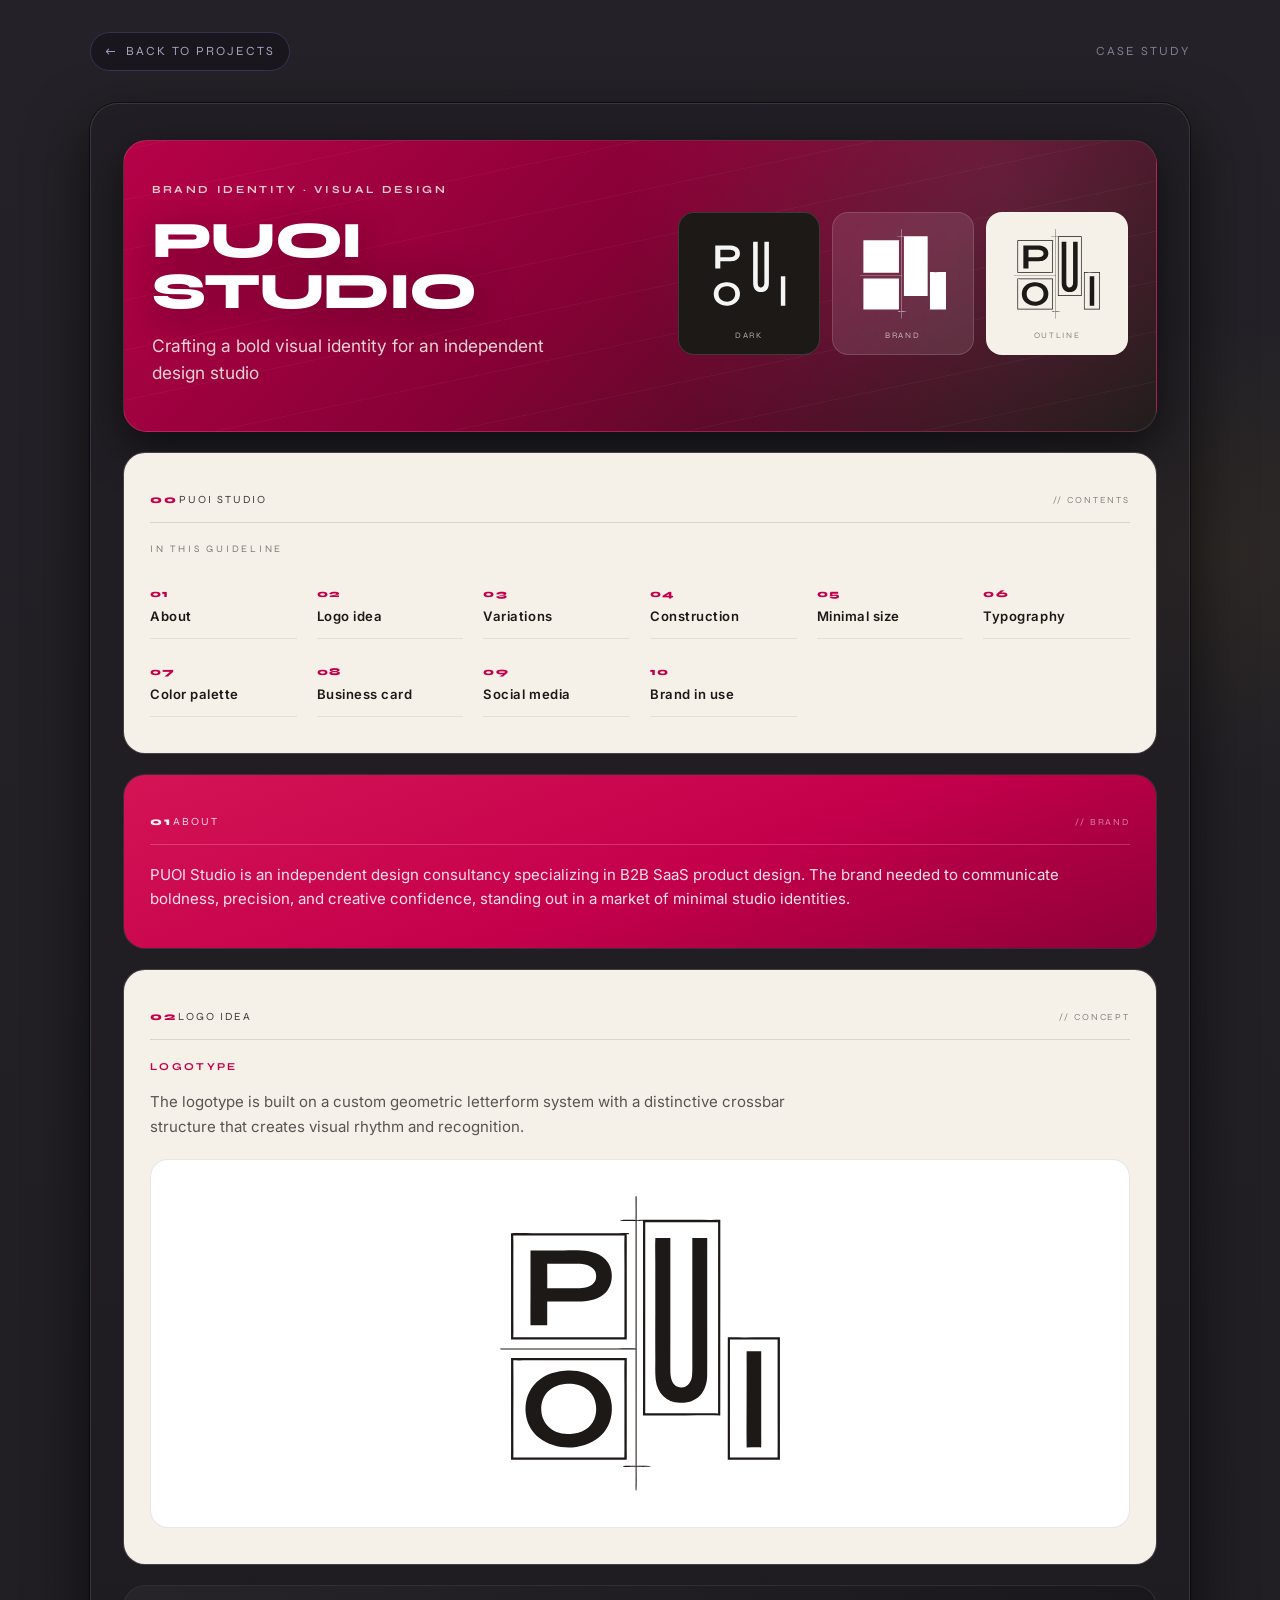
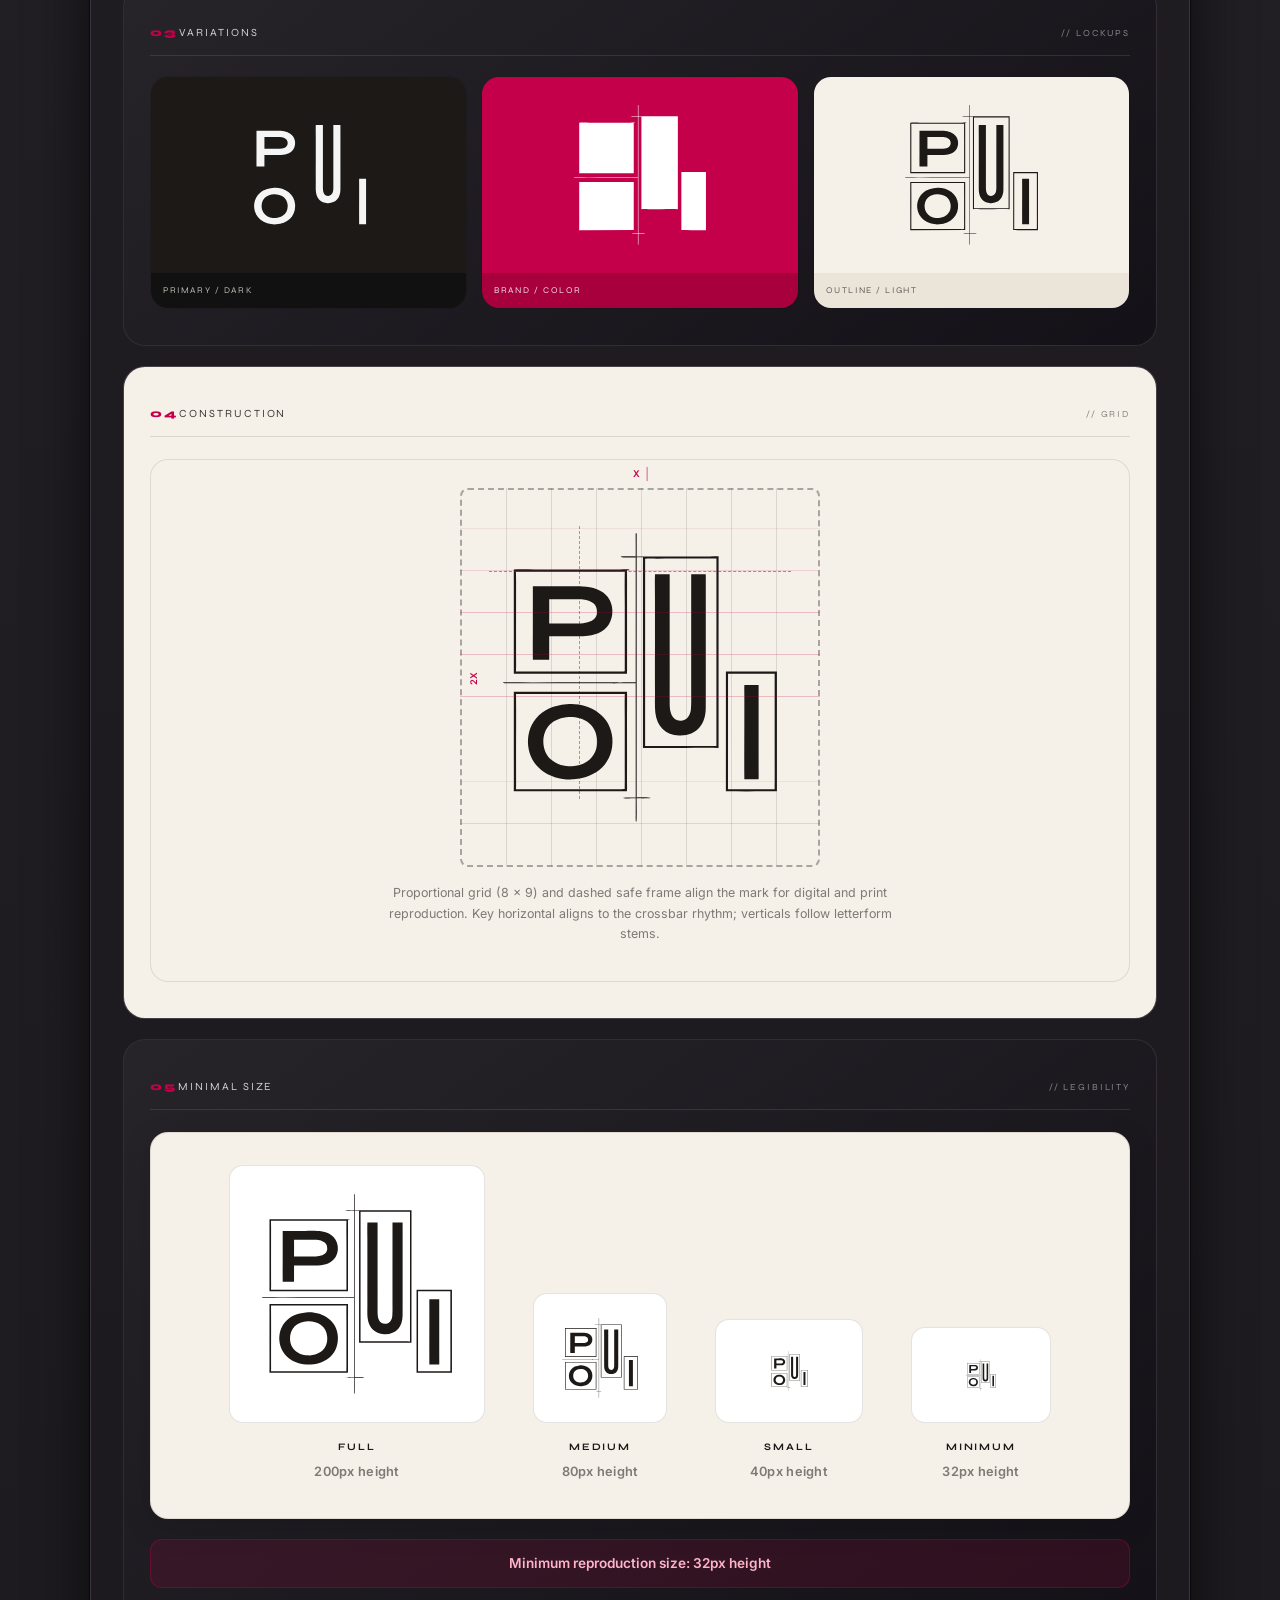
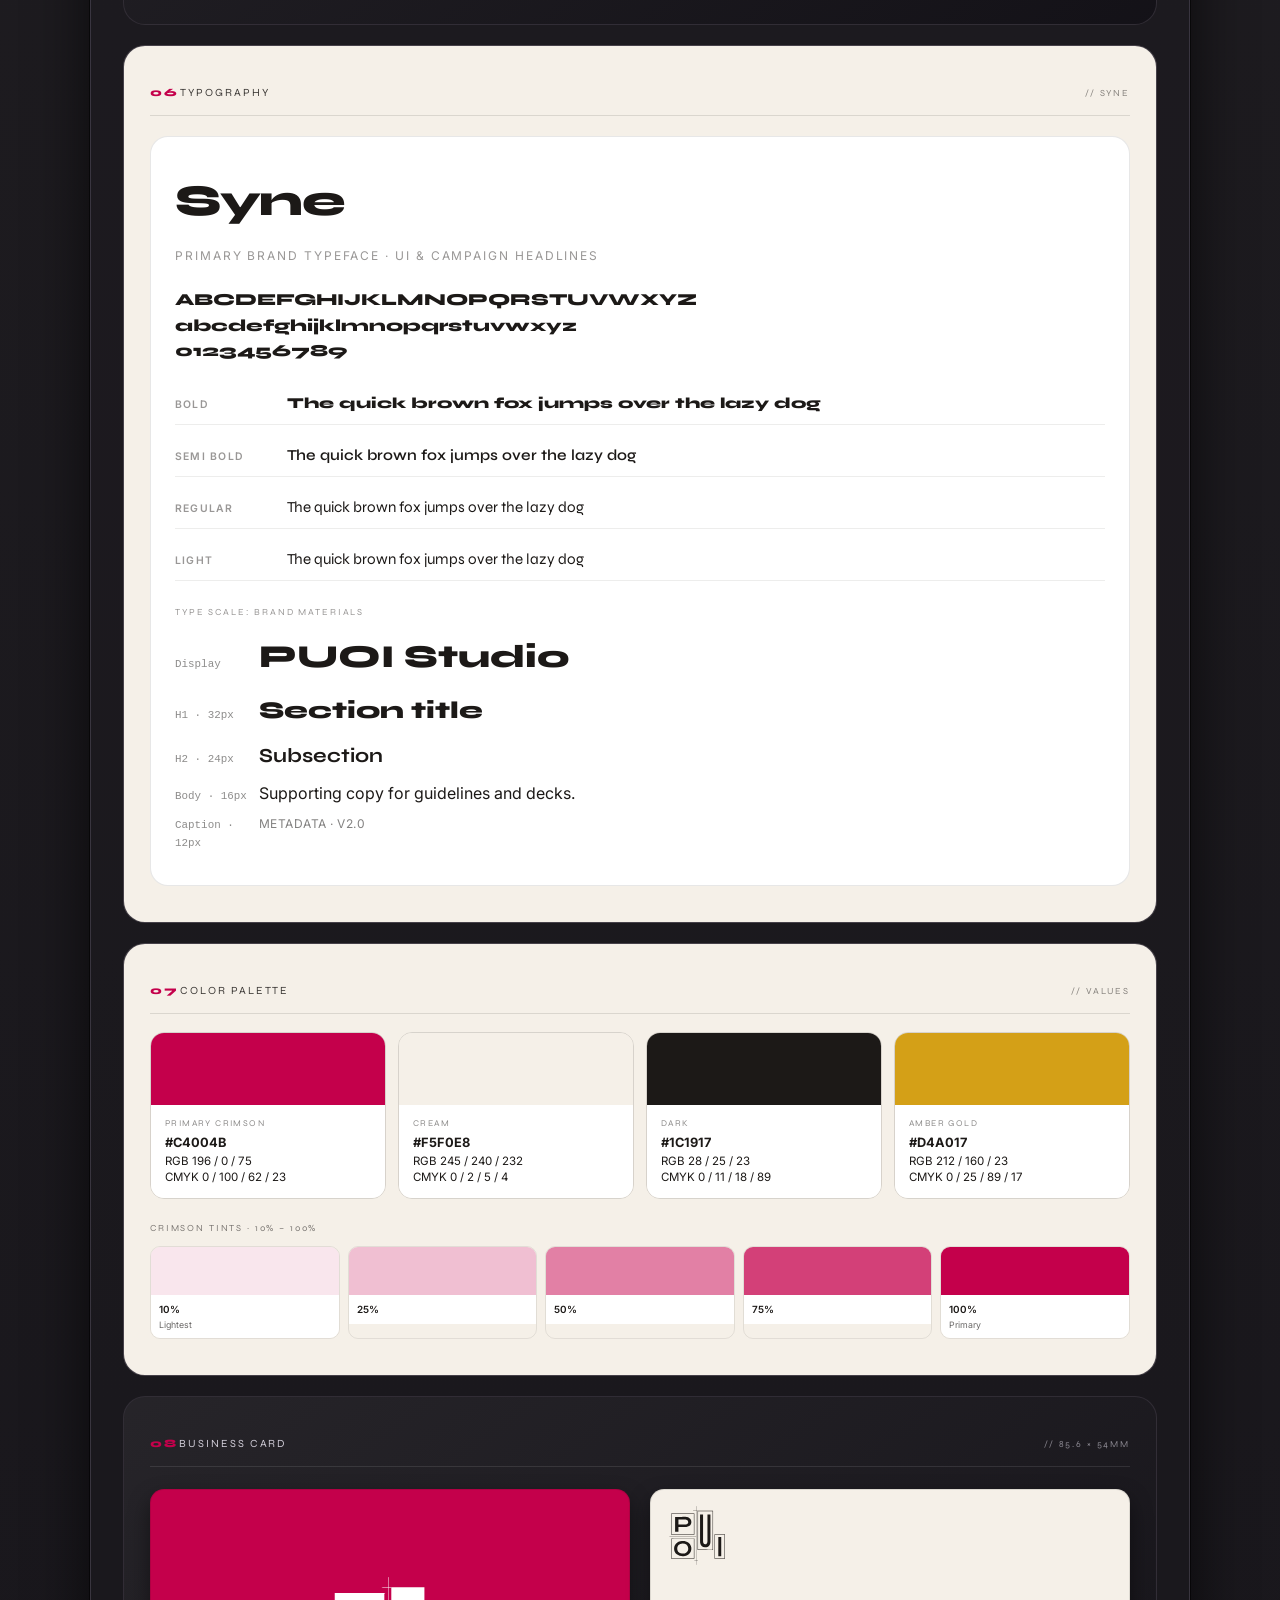
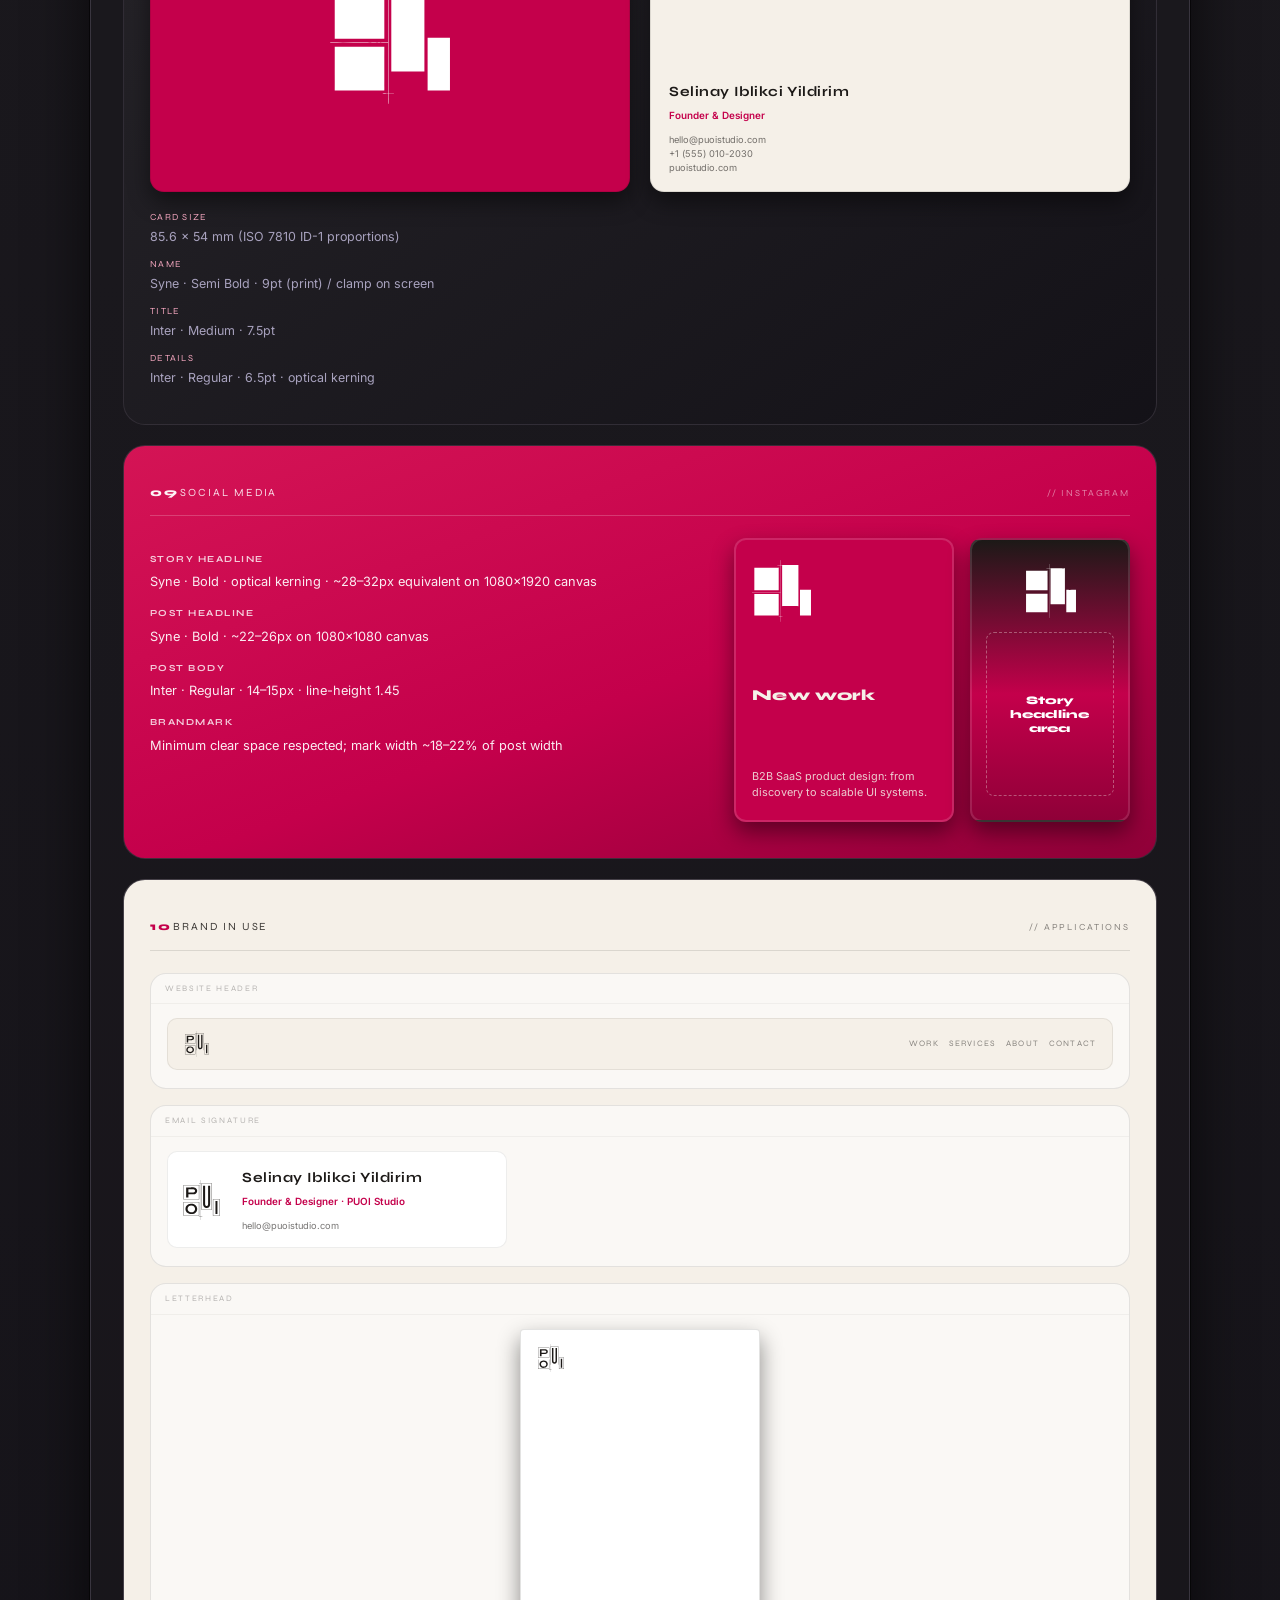
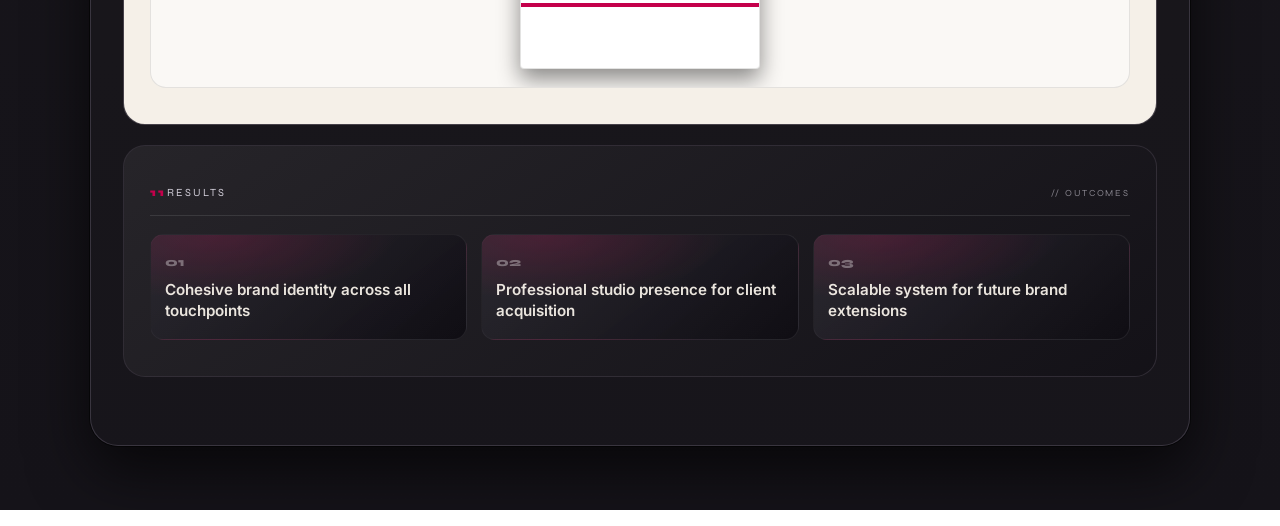
<file: brand-identity.html>
<!DOCTYPE html>
<html lang="en">
<head>
  <meta charset="UTF-8" />
  <meta name="viewport" content="width=device-width, initial-scale=1.0" />
  <link rel="icon" href="favicon.svg" type="image/svg+xml" />
  <title>PUOI Studio | Brand Identity & Guidelines | Selinay Iblikci Yildirim</title>
  <style>
html {
  overflow-x: hidden !important;
}
</style>
  <link href="https://fonts.googleapis.com/css2?family=Inter:wght@300;400;500;600;700&family=Syne:wght@300;400;500;600;700;800&display=swap" rel="stylesheet" />
  <style>
    :root {
      --bg: #1e1c20;
      --surface: #141220;
      --text: #f0ecf8;
      --text-muted: #a8a2be;
      --accent: #f0a4bc;
      --border: #28253a;
      --border-light: #363254;
      --page-font: "Inter", system-ui, -apple-system, sans-serif;
      --brand-type: "Syne", system-ui, sans-serif;
      --puoi-crimson: #c4004b;
      --puoi-cream: #f5f0e8;
      --puoi-dark: #1c1917;
      --puoi-amber: #d4a017;
      --shadow-md: 0 16px 40px rgba(0,0,0,0.55);
      --shadow-sm: 0 10px 22px rgba(0,0,0,0.45);
      --ring: 0 0 0 1px rgba(255,255,255,0.06) inset;
    }

    *, *::before, *::after {
      box-sizing: border-box;
      margin: 0;
      padding: 0;
    }

    em, cite, dfn, i {
      font-style: normal;
    }

    html {
      scroll-behavior: smooth;
    }

    body {
      background:
        radial-gradient(1000px 600px at 12% -5%, rgba(196, 0, 75, 0.12), transparent 52%),
        radial-gradient(700px 480px at 95% 8%, rgba(212, 160, 23, 0.06), transparent 48%),
        linear-gradient(180deg, #242228 0%, #1e1c20 40%, #151319 100%);
      color: var(--text);
      font-family: var(--page-font);
      font-size: 0.95rem;
      line-height: 1.65;
      -webkit-font-smoothing: antialiased;
      padding: 32px 24px 64px;
      min-width: 0;
    }

    img, svg {
      max-width: 100%;
      height: auto;
      display: block;
    }

    main, .case-shell, .case-inner, .case-section-inner, .case-hero-inner {
      max-width: 100%;
      min-width: 0;
    }

    a { color: inherit; text-decoration: none; }

    ::selection {
      background: var(--puoi-crimson);
      color: var(--puoi-cream);
    }

    /* -- Nav (match design-system.html) -- */
    .case-nav {
      max-width: 1100px;
      width: 100%;
      min-width: 0;
      margin: 0 auto 32px;
      display: flex;
      align-items: center;
      justify-content: space-between;
      font-family: var(--brand-type);
      font-size: 0.78rem;
      letter-spacing: 0.16em;
      text-transform: uppercase;
      color: var(--text-muted);
    }

    .case-back {
      display: inline-flex;
      align-items: center;
      gap: 8px;
      padding: 8px 14px;
      border-radius: 999px;
      border: 1px solid var(--border-light);
      background: rgba(21, 19, 25, 0.72);
      transition: all 0.25s ease;
    }

    .case-back:hover {
      border-color: rgba(196, 0, 75, 0.55);
      color: var(--accent);
      transform: translateY(-1px);
    }

    .case-nav-label { opacity: 0.7; }

    .case-shell {
      max-width: 1100px;
      width: 100%;
      min-width: 0;
      margin: 0 auto;
      border-radius: 28px;
      border: 1px solid rgba(61, 57, 68, 0.9);
      box-shadow: 0 24px 60px rgba(0, 0, 0, 0.65), 0 0 0 1px rgba(0, 0, 0, 0.55);
      overflow: hidden;
      background: rgba(30, 28, 34, 0.35);
    }

    .case-inner {
      padding: 36px 32px 48px;
      min-width: 0;
      overflow-x: clip;
    }

    /* -- Hero -- */
    .case-hero {
      padding: 40px 28px 44px;
      border-radius: 24px;
      margin-bottom: 20px;
      background:
        linear-gradient(135deg, rgba(196, 0, 75, 0.92) 0%, rgba(140, 0, 55, 0.95) 45%, #1c1917 100%);
      border: 1px solid rgba(255, 255, 255, 0.12);
      box-shadow: var(--shadow-md);
      position: relative;
      overflow: hidden;
    }

    .case-hero::before {
      content: "";
      position: absolute;
      inset: 0;
      background:
        radial-gradient(circle at 85% 15%, rgba(255, 255, 255, 0.08), transparent 42%),
        repeating-linear-gradient(
          -12deg,
          transparent,
          transparent 48px,
          rgba(255, 255, 255, 0.03) 48px,
          rgba(255, 255, 255, 0.03) 49px
        );
      pointer-events: none;
    }

    .hero-grid {
      display: grid;
      grid-template-columns: minmax(0, 1.05fr) minmax(0, 0.95fr);
      gap: 28px;
      align-items: center;
      position: relative;
      z-index: 1;
    }

    .hero-copy { display: flex; flex-direction: column; gap: 16px; }

    .case-eyebrow {
      font-family: var(--brand-type);
      font-size: 0.68rem;
      font-weight: 700;
      letter-spacing: 0.24em;
      text-transform: uppercase;
      color: rgba(245, 240, 232, 0.85);
    }

    .case-title {
      font-family: var(--brand-type);
      font-size: clamp(2.4rem, 4vw, 3.4rem);
      font-weight: 800;
      letter-spacing: -0.03em;
      text-transform: uppercase;
      line-height: 1;
      color: #fff;
      text-shadow: 0 8px 40px rgba(0, 0, 0, 0.35);
    }

    .case-tagline {
      font-family: var(--page-font);
      font-size: clamp(1rem, 1.35vw, 1.15rem);
      font-weight: 400;
      color: rgba(245, 240, 232, 0.88);
      max-width: 420px;
      line-height: 1.55;
    }

    .hero-logos {
      display: grid;
      grid-template-columns: repeat(3, minmax(0, 1fr));
      gap: 12px;
    }

    .hero-logo-card {
      border-radius: 16px;
      border: 1px solid rgba(255, 255, 255, 0.14);
      padding: 16px 10px 12px;
      display: flex;
      flex-direction: column;
      align-items: center;
      gap: 10px;
      backdrop-filter: blur(8px);
    }

    .hero-logo-card--dark { background: var(--puoi-dark); }
    .hero-logo-card--brand { background: rgba(255, 255, 255, 0.1); }
    .hero-logo-card--outline { background: var(--puoi-cream); }

    .hero-logo-card img {
      width: 100%;
      max-height: 90px;
      object-fit: contain;
    }

    .hero-logo-label {
      font-family: var(--brand-type);
      font-size: 0.52rem;
      letter-spacing: 0.2em;
      text-transform: uppercase;
      color: rgba(245, 240, 232, 0.7);
    }

    .hero-logo-card--outline .hero-logo-label {
      color: rgba(28, 25, 23, 0.5);
    }

    /* -- Section shell -- */
    .case-section {
      margin-bottom: 20px;
      border-radius: 22px;
      border: 1px solid rgba(51, 47, 56, 0.9);
      overflow: hidden;
      position: relative;
    }

    .case-section--dark {
      background: linear-gradient(145deg, rgba(39, 37, 42, 0.98), rgba(20, 18, 24, 0.98));
      padding: 32px 26px 36px;
    }

    .case-section--cream {
      background: var(--puoi-cream);
      color: var(--puoi-dark);
      padding: 32px 26px 36px;
    }

    .case-section--crimson {
      background: linear-gradient(160deg, #d41455 0%, var(--puoi-crimson) 55%, #8f0038 100%);
      color: #fff;
      padding: 32px 26px 36px;
    }

    .case-section-inner {
      position: relative;
      z-index: 1;
      min-width: 0;
      max-width: 100%;
    }

    .sec-bar {
      display: flex;
      align-items: baseline;
      justify-content: space-between;
      gap: 12px;
      margin-bottom: 18px;
      padding-bottom: 12px;
      border-bottom: 1px solid rgba(255, 255, 255, 0.1);
    }

    .case-section--cream .sec-bar,
    .case-section--crimson .sec-bar {
      border-bottom-color: rgba(28, 25, 23, 0.12);
    }

    .case-section--crimson .sec-bar {
      border-bottom-color: rgba(255, 255, 255, 0.2);
    }

    .sec-num {
      font-family: var(--brand-type);
      font-weight: 800;
      font-size: 0.7rem;
      letter-spacing: 0.22em;
      color: var(--puoi-crimson);
    }

    .case-section--cream .sec-num { color: var(--puoi-crimson); }
    .case-section--crimson .sec-num { color: rgba(255, 255, 255, 0.95); }

    .sec-name {
      font-family: var(--brand-type);
      font-size: 0.68rem;
      letter-spacing: 0.18em;
      text-transform: uppercase;
      opacity: 0.85;
    }

    .case-section--cream .sec-name { color: var(--puoi-dark); }

    .sec-right {
      font-family: var(--brand-type);
      font-size: 0.58rem;
      letter-spacing: 0.2em;
      text-transform: uppercase;
      opacity: 0.5;
    }

    .case-kicker {
      font-family: var(--brand-type);
      font-size: 0.66rem;
      font-weight: 700;
      letter-spacing: 0.22em;
      text-transform: uppercase;
      color: var(--accent);
      margin-bottom: 14px;
    }

    .case-section--cream .case-kicker { color: var(--puoi-crimson); }
    .case-section--crimson .case-kicker { color: rgba(255, 255, 255, 0.9); }

    .case-h2 {
      font-family: var(--brand-type);
      font-size: clamp(1.35rem, 2.2vw, 1.65rem);
      font-weight: 800;
      letter-spacing: -0.02em;
      margin-bottom: 12px;
      text-transform: uppercase;
    }

    .case-body {
      font-size: 0.94rem;
      color: var(--text-muted);
      max-width: 680px;
    }

    .case-section--cream .case-body { color: rgba(28, 25, 23, 0.72); }
    .case-section--crimson .case-body { color: rgba(255, 255, 255, 0.88); }

    /* -- Contents board (Behance-style) -- */
    .contents-head {
      font-family: var(--brand-type);
      font-size: 0.62rem;
      letter-spacing: 0.28em;
      text-transform: uppercase;
      margin-bottom: 18px;
      opacity: 0.55;
    }

    .contents-grid {
      display: grid;
      grid-template-columns: repeat(auto-fill, minmax(140px, 1fr));
      gap: 14px 20px;
      max-width: 100%;
      min-width: 0;
    }

    .contents-item {
      display: flex;
      flex-direction: column;
      gap: 4px;
      padding: 10px 0;
      border-bottom: 1px solid rgba(28, 25, 23, 0.08);
      transition: color 0.2s ease, border-color 0.2s ease;
    }

    .contents-item:hover {
      border-bottom-color: var(--puoi-crimson);
      color: var(--puoi-crimson);
    }

    .contents-num {
      font-family: var(--brand-type);
      font-weight: 800;
      font-size: 0.65rem;
      letter-spacing: 0.12em;
      color: var(--puoi-crimson);
    }

    .contents-item:hover .contents-num { color: var(--puoi-dark); }

    .contents-label {
      font-family: var(--page-font);
      font-size: 0.82rem;
      font-weight: 600;
      letter-spacing: 0.04em;
    }

    /* -- Logo idea -- */
    .logo-idea-stage {
      margin-top: 20px;
      border-radius: 18px;
      border: 1px solid rgba(28, 25, 23, 0.1);
      background: #fff;
      padding: 36px 28px;
      display: flex;
      flex-direction: column;
      align-items: center;
      gap: 20px;
      text-align: center;
    }

    .logo-idea-stage img {
      width: min(100%, 280px);
      height: auto;
    }

    /* -- Variations -- */
    .var-grid {
      display: grid;
      grid-template-columns: repeat(3, minmax(0, 1fr));
      gap: 14px;
      margin-top: 20px;
    }

    .var-cell {
      border-radius: 18px;
      overflow: hidden;
      border: 1px solid rgba(0, 0, 0, 0.08);
      display: flex;
      flex-direction: column;
      min-height: 200px;
    }

    .var-cell__art {
      flex: 1;
      display: flex;
      align-items: center;
      justify-content: center;
      padding: 28px 16px;
    }

    .var-cell__art img { width: min(100%, 200px); max-height: 140px; object-fit: contain; }

    .var-cell__foot {
      font-family: var(--brand-type);
      font-size: 0.55rem;
      letter-spacing: 0.18em;
      text-transform: uppercase;
      padding: 10px 12px;
      background: rgba(0, 0, 0, 0.06);
    }

    .var-cell--dark .var-cell__art { background: var(--puoi-dark); }
    .var-cell--dark .var-cell__foot { background: #111; color: rgba(245, 240, 232, 0.75); }

    .var-cell--crimson .var-cell__art { background: var(--puoi-crimson); }
    .var-cell--crimson .var-cell__foot { background: #a8003d; color: rgba(255, 255, 255, 0.85); }

    .var-cell--cream .var-cell__art { background: var(--puoi-cream); }
    .var-cell--cream .var-cell__foot { background: #ebe4d9; color: rgba(28, 25, 23, 0.65); }

    /* -- Construction -- */
    .construction-wrap {
      margin-top: 22px;
      border-radius: 18px;
      background: var(--puoi-cream);
      border: 1px solid rgba(28, 25, 23, 0.1);
      padding: 28px 20px 36px;
      position: relative;
      min-height: 320px;
    }

    .construction-inner {
      position: relative;
      width: min(100%, 360px);
      margin: 0 auto;
      aspect-ratio: 770 / 811;
      max-height: 380px;
    }

    .construction-logo {
      position: absolute;
      inset: 12% 10%;
      display: flex;
      align-items: center;
      justify-content: center;
      z-index: 1;
    }

    .construction-logo img {
      width: 100%;
      height: 100%;
      object-fit: contain;
    }

    .construction-grid {
      position: absolute;
      inset: 0;
      z-index: 2;
      pointer-events: none;
      background-image:
        repeating-linear-gradient(
          0deg,
          transparent,
          transparent calc(100% / 9 - 0.5px),
          rgba(196, 0, 75, 0.22) calc(100% / 9),
          rgba(196, 0, 75, 0.22) calc(100% / 9 + 0.5px)
        ),
        repeating-linear-gradient(
          90deg,
          transparent,
          transparent calc(100% / 8 - 0.5px),
          rgba(28, 25, 23, 0.12) calc(100% / 8),
          rgba(28, 25, 23, 0.12) calc(100% / 8 + 0.5px)
        );
      border: 2px dashed rgba(28, 25, 23, 0.35);
      border-radius: 8px;
    }

    .anno {
      position: absolute;
      font-family: var(--page-font);
      font-size: 0.58rem;
      font-weight: 600;
      letter-spacing: 0.08em;
      color: var(--puoi-crimson);
      z-index: 3;
    }

    .anno--top {
      top: -22px;
      left: 50%;
      transform: translateX(-50%);
      display: flex;
      align-items: center;
      gap: 6px;
    }

    .anno--top::after {
      content: "";
      width: 1px;
      height: 14px;
      background: var(--puoi-crimson);
      opacity: 0.6;
    }

    .anno--left {
      left: 6px;
      top: 50%;
      transform: translateY(-50%) rotate(-90deg);
      transform-origin: center center;
    }

    .anno-line-h {
      position: absolute;
      left: 8%;
      right: 8%;
      height: 0;
      border-top: 1px dashed rgba(196, 0, 75, 0.55);
      top: 22%;
      z-index: 2;
    }

    .anno-line-v {
      position: absolute;
      top: 10%;
      bottom: 18%;
      width: 0;
      border-left: 1px dashed rgba(28, 25, 23, 0.4);
      left: 33%;
      z-index: 2;
    }

    .construction-note {
      margin-top: 16px;
      text-align: center;
      font-size: 0.78rem;
      color: rgba(28, 25, 23, 0.55);
      max-width: 520px;
      margin-left: auto;
      margin-right: auto;
    }

    /* -- Minimal size -- */
    .size-board {
      margin-top: 22px;
      background: var(--puoi-cream);
      border-radius: 18px;
      border: 1px solid rgba(28, 25, 23, 0.1);
      padding: 32px 28px 36px;
      box-shadow: 0 8px 32px rgba(0, 0, 0, 0.12);
    }

    .size-row {
      display: flex;
      flex-wrap: wrap;
      gap: 36px 48px;
      justify-content: center;
      align-items: flex-end;
    }

    .size-item {
      display: flex;
      flex-direction: column;
      align-items: center;
      gap: 16px;
      min-width: 0;
    }

    .size-item__stage {
      background: #fff;
      border-radius: 14px;
      border: 1px solid rgba(28, 25, 23, 0.12);
      box-shadow: 0 1px 0 rgba(255, 255, 255, 0.8) inset;
      display: flex;
      align-items: center;
      justify-content: center;
      padding: 24px 28px;
    }

    .size-item--full .size-item__stage {
      padding: 28px 32px;
    }

    .size-item--min .size-item__stage {
      padding: 26px 32px;
      min-height: 96px;
      min-width: 140px;
    }

    .size-item--tiny .size-item__stage {
      padding: 28px 36px;
      min-height: 104px;
      min-width: 148px;
    }

    .size-item__stage img {
      width: auto;
      object-fit: contain;
      display: block;
    }

    .size-item__stage img.size-img--200 {
      height: 200px;
    }

    .size-item__stage img.size-img--80 {
      height: 80px;
    }

    .size-item__stage img.size-img--40 {
      height: 40px;
    }

    .size-item__stage img.size-img--32 {
      height: 32px;
    }

    .size-labels {
      display: flex;
      flex-direction: column;
      align-items: center;
      gap: 6px;
      text-align: center;
      max-width: 160px;
    }

    .size-label-title {
      font-family: var(--brand-type);
      font-size: 0.62rem;
      font-weight: 700;
      letter-spacing: 0.18em;
      text-transform: uppercase;
      color: var(--puoi-dark);
    }

    .size-label-dim {
      font-family: var(--page-font);
      font-size: 0.8rem;
      font-weight: 600;
      color: rgba(28, 25, 23, 0.55);
      letter-spacing: 0.02em;
    }

    .size-note {
      margin-top: 20px;
      padding: 12px 16px;
      border-radius: 12px;
      background: rgba(196, 0, 75, 0.1);
      border: 1px solid rgba(196, 0, 75, 0.25);
      font-size: 0.85rem;
      font-weight: 600;
      text-align: center;
      color: var(--puoi-crimson);
    }

    .case-section--dark .size-note {
      background: rgba(196, 0, 75, 0.15);
      color: #ffb3c9;
      border-color: rgba(196, 0, 75, 0.35);
    }

    /* -- Typography showcase -- */
    .type-board {
      margin-top: 20px;
      border-radius: 18px;
      border: 1px solid rgba(28, 25, 23, 0.1);
      background: #fff;
      padding: 28px 24px 32px;
      color: var(--puoi-dark);
    }

    .type-board-name {
      font-family: var(--brand-type);
      font-size: clamp(2rem, 4vw, 2.75rem);
      font-weight: 800;
      letter-spacing: -0.03em;
      margin-bottom: 8px;
    }

    .type-board-sub {
      font-size: 0.75rem;
      text-transform: uppercase;
      letter-spacing: 0.16em;
      color: rgba(28, 25, 23, 0.45);
      margin-bottom: 22px;
    }

    .type-alpha {
      font-family: var(--brand-type);
      font-size: clamp(0.85rem, 1.4vw, 1.05rem);
      line-height: 1.5;
      word-break: break-all;
      margin-bottom: 20px;
      font-weight: 600;
    }

    .type-weights {
      display: grid;
      gap: 10px;
      margin-bottom: 24px;
    }

    .type-w {
      display: grid;
      grid-template-columns: 100px 1fr;
      gap: 12px;
      align-items: baseline;
      padding: 8px 0;
      border-bottom: 1px solid rgba(28, 25, 23, 0.08);
    }

    .type-w span:first-child {
      font-size: 0.65rem;
      letter-spacing: 0.12em;
      text-transform: uppercase;
      color: rgba(28, 25, 23, 0.45);
      font-weight: 600;
    }

    .type-scale-title {
      font-family: var(--brand-type);
      font-size: 0.58rem;
      letter-spacing: 0.2em;
      text-transform: uppercase;
      color: rgba(28, 25, 23, 0.45);
      margin-bottom: 10px;
    }

    .type-scale-rows { display: grid; gap: 8px; }

    .type-scale-row {
      display: grid;
      grid-template-columns: 72px 1fr;
      gap: 12px;
      align-items: baseline;
    }

    .type-scale-row code {
      font-size: 0.68rem;
      color: rgba(28, 25, 23, 0.5);
    }

    /* -- Color palette -- */
    .swatch-hero-grid {
      display: grid;
      grid-template-columns: repeat(2, minmax(0, 1fr));
      gap: 12px;
      margin-top: 18px;
    }

    @media (min-width: 720px) {
      .swatch-hero-grid { grid-template-columns: repeat(4, minmax(0, 1fr)); }
    }

    .swatch-hero {
      border-radius: 14px;
      overflow: hidden;
      border: 1px solid rgba(0, 0, 0, 0.12);
      min-height: 160px;
      display: flex;
      flex-direction: column;
    }

    .swatch-hero__color { flex: 1; min-height: 72px; }

    .swatch-hero__meta {
      padding: 12px 14px;
      background: #fff;
      font-size: 0.72rem;
      line-height: 1.45;
      color: var(--puoi-dark);
    }

    .swatch-hero__name {
      font-family: var(--brand-type);
      font-size: 0.55rem;
      letter-spacing: 0.16em;
      text-transform: uppercase;
      opacity: 0.5;
      margin-bottom: 4px;
    }

    .swatch-hero__hex {
      font-weight: 700;
      font-size: 0.8rem;
    }

    .tint-row-title {
      font-family: var(--brand-type);
      font-size: 0.58rem;
      letter-spacing: 0.2em;
      text-transform: uppercase;
      margin: 22px 0 10px;
      opacity: 0.55;
    }

    .tint-strip {
      display: grid;
      grid-template-columns: repeat(5, minmax(0, 1fr));
      gap: 8px;
      max-width: 100%;
      min-width: 0;
    }

    .tint-cell {
      border-radius: 10px;
      overflow: hidden;
      border: 1px solid rgba(0, 0, 0, 0.08);
    }

    .tint-cell__c { height: 48px; }

    .tint-cell__m {
      padding: 6px 8px;
      background: #fff;
      font-size: 0.62rem;
      font-weight: 600;
    }

    .tint-cell__m small {
      display: block;
      font-weight: 400;
      font-size: 0.55rem;
      opacity: 0.65;
    }

    /* -- Business card -- */
    .bc-layout {
      margin-top: 22px;
      display: grid;
      grid-template-columns: 1fr 1fr;
      gap: 20px;
      align-items: start;
    }

    .bc-card {
      border-radius: 14px;
      overflow: hidden;
      border: 1px solid rgba(0, 0, 0, 0.1);
      box-shadow: var(--shadow-sm);
      aspect-ratio: 85.6 / 54;
      max-width: 100%;
      display: flex;
      flex-direction: column;
      align-items: center;
      justify-content: center;
      padding: 14px;
    }

    .bc-card--front {
      background: var(--puoi-crimson);
    }

    .bc-card--front img {
      width: 42%;
      max-width: 120px;
      height: auto;
    }

    .bc-card--back {
      background: var(--puoi-cream);
      align-items: flex-start;
      justify-content: space-between;
      padding: 16px 18px;
    }

    .bc-card--back img { width: 18%; max-width: 56px; height: auto; }

    .bc-back-text { margin-top: auto; width: 100%; }

    .bc-name {
      font-family: var(--brand-type);
      font-weight: 700;
      font-size: clamp(0.72rem, 1.8vw, 0.88rem);
      letter-spacing: 0.04em;
      color: var(--puoi-dark);
    }

    .bc-title {
      font-size: 0.62rem;
      color: var(--puoi-crimson);
      font-weight: 600;
      margin-top: 4px;
    }

    .bc-details {
      font-size: 0.58rem;
      color: rgba(28, 25, 23, 0.6);
      margin-top: 10px;
      line-height: 1.5;
    }

    .bc-specs {
      margin-top: 18px;
      font-size: 0.78rem;
      color: rgba(28, 25, 23, 0.65);
      line-height: 1.7;
    }

    .case-section--dark .bc-specs { color: var(--text-muted); }

    .bc-specs dt {
      font-family: var(--brand-type);
      font-size: 0.58rem;
      letter-spacing: 0.14em;
      text-transform: uppercase;
      color: var(--puoi-crimson);
      margin-top: 10px;
    }

    .case-section--dark .bc-specs dt { color: var(--accent); }

    /* -- Social -- */
    .social-layout {
      margin-top: 22px;
      display: grid;
      grid-template-columns: minmax(0, 0.95fr) minmax(0, 1.05fr);
      gap: 24px;
      align-items: start;
    }

    .social-specs {
      font-size: 0.8rem;
      line-height: 1.65;
      opacity: 0.92;
    }

    .social-specs strong {
      display: block;
      font-family: var(--brand-type);
      font-size: 0.58rem;
      letter-spacing: 0.16em;
      text-transform: uppercase;
      margin-top: 14px;
      margin-bottom: 4px;
      opacity: 0.85;
    }

    .social-mocks {
      display: flex;
      flex-wrap: wrap;
      gap: 16px;
      justify-content: flex-end;
    }

    .ig-post {
      width: min(220px, 100%);
      aspect-ratio: 1;
      border-radius: 12px;
      background: var(--puoi-crimson);
      border: 2px solid rgba(255, 255, 255, 0.15);
      padding: 20px 16px;
      display: flex;
      flex-direction: column;
      justify-content: space-between;
      box-shadow: var(--shadow-sm);
    }

    .ig-post h4 {
      font-family: var(--brand-type);
      font-size: 0.95rem;
      font-weight: 800;
      color: var(--puoi-cream);
      letter-spacing: 0.02em;
      line-height: 1.2;
    }

    .ig-post p {
      font-size: 0.68rem;
      color: rgba(245, 240, 232, 0.85);
      line-height: 1.45;
    }

    .ig-post img { width: 32%; max-width: 72px; height: auto; align-self: flex-start; }

    .ig-story {
      width: min(160px, 100%);
      aspect-ratio: 9 / 16;
      border-radius: 12px;
      background: linear-gradient(180deg, #1c1917 0%, var(--puoi-crimson) 55%, #8f0038 100%);
      border: 2px solid rgba(255, 255, 255, 0.12);
      padding: 24px 14px;
      display: flex;
      flex-direction: column;
      gap: 14px;
      box-shadow: var(--shadow-sm);
    }

    .ig-story .safe {
      flex: 1;
      border: 1px dashed rgba(245, 240, 232, 0.35);
      border-radius: 8px;
      display: flex;
      align-items: center;
      justify-content: center;
      padding: 8px;
    }

    .ig-story h4 {
      font-family: var(--brand-type);
      font-size: 0.72rem;
      font-weight: 800;
      color: #fff;
      text-align: center;
      line-height: 1.25;
    }

    .ig-story img { width: 40%; max-width: 64px; margin: 0 auto; }

    /* -- Brand in use -- */
    .use-grid {
      margin-top: 22px;
      display: grid;
      gap: 16px;
    }

    .use-card {
      border-radius: 16px;
      border: 1px solid rgba(255, 255, 255, 0.1);
      overflow: hidden;
      background: rgba(12, 11, 16, 0.55);
    }

    .case-section--cream .use-card {
      border-color: rgba(28, 25, 23, 0.1);
      background: #faf8f5;
    }

    .use-label {
      font-family: var(--brand-type);
      font-size: 0.52rem;
      letter-spacing: 0.2em;
      text-transform: uppercase;
      padding: 8px 14px;
      border-bottom: 1px solid rgba(255, 255, 255, 0.08);
      opacity: 0.55;
    }

    .case-section--cream .use-label {
      border-bottom-color: rgba(28, 25, 23, 0.08);
      color: rgba(28, 25, 23, 0.55);
    }

    .use-body { padding: 14px 16px 18px; }

    .mock-nav {
      display: flex;
      align-items: center;
      justify-content: space-between;
      gap: 12px;
      background: var(--puoi-cream);
      padding: 12px 16px;
      border-radius: 10px;
      border: 1px solid rgba(28, 25, 23, 0.08);
    }

    .mock-nav img { height: 26px; width: auto; }

    .mock-nav-links {
      display: flex;
      flex-wrap: wrap;
      gap: 10px;
      font-family: var(--brand-type);
      font-size: 0.52rem;
      letter-spacing: 0.14em;
      text-transform: uppercase;
      color: rgba(28, 25, 23, 0.5);
    }

    .mock-email {
      display: grid;
      grid-template-columns: 48px 1fr;
      gap: 12px;
      align-items: center;
      max-width: 340px;
      background: #fff;
      padding: 14px;
      border-radius: 10px;
      border: 1px solid rgba(28, 25, 23, 0.08);
    }

    .mock-email img { height: 40px; width: auto; }

    .letter {
      aspect-ratio: 210 / 297;
      max-height: 340px;
      background: #fff;
      border: 1px solid rgba(28, 25, 23, 0.12);
      border-radius: 4px;
      padding: 14px 16px 0;
      position: relative;
      margin: 0 auto;
      max-width: 240px;
      box-shadow: var(--shadow-sm);
    }

    .letter img { height: 28px; width: auto; margin-bottom: 12px; }

    .letter-rule {
      position: absolute;
      left: 0;
      right: 0;
      bottom: 18%;
      height: 4px;
      background: var(--puoi-crimson);
    }

    /* -- Results -- */
    .results-grid {
      display: grid;
      grid-template-columns: repeat(3, minmax(0, 1fr));
      gap: 14px;
      margin-top: 18px;
    }

    .result-card {
      border-radius: 14px;
      padding: 18px 14px;
      background:
        radial-gradient(280px 100px at 20% 0%, rgba(196, 0, 75, 0.2), transparent 65%),
        linear-gradient(145deg, rgba(30, 28, 36, 0.95), rgba(16, 14, 20, 0.98));
      border: 1px solid rgba(255, 255, 255, 0.08);
      position: relative;
      overflow: hidden;
    }

    .result-card::after {
      content: "";
      position: absolute;
      inset: 0;
      background: linear-gradient(135deg, rgba(255, 255, 255, 0.06), transparent);
      pointer-events: none;
    }

    .result-num {
      font-family: var(--brand-type);
      font-weight: 800;
      font-size: 0.75rem;
      color: rgba(255, 255, 255, 0.35);
      margin-bottom: 8px;
      position: relative;
      z-index: 1;
    }

    .result-text {
      font-family: var(--page-font);
      font-size: 0.95rem;
      font-weight: 600;
      line-height: 1.35;
      color: rgba(245, 240, 232, 0.95);
      position: relative;
      z-index: 1;
    }

    @media (max-width: 900px) {
      .case-inner { padding: 28px 20px 40px; }
      .hero-grid { grid-template-columns: 1fr; }
      .hero-logos { max-width: 360px; margin: 0 auto; }
      .var-grid { grid-template-columns: 1fr; }
      .bc-layout { grid-template-columns: 1fr; }
      .social-layout { grid-template-columns: 1fr; }
      .social-mocks { justify-content: flex-start; }
      .results-grid { grid-template-columns: 1fr; }
      .swatch-hero-grid { grid-template-columns: 1fr 1fr; }
      .size-row {
        flex-direction: column;
        align-items: center;
        gap: 40px;
      }
      .size-board {
        padding: 28px 18px 32px;
      }
    }

    @media (max-width: 520px) {
      body { padding: 20px 16px 48px; }
      .swatch-hero-grid { grid-template-columns: 1fr; }
      .tint-strip { grid-template-columns: repeat(3, minmax(0, 1fr)); }
    }

  </style>
</head>
<body>
  <header class="case-nav">
    <a href="index.html" class="case-back">
      <span>←</span>
      <span>Back to projects</span>
    </a>
    <span class="case-nav-label">Case Study</span>
  </header>

  <main class="case-shell">
    <div class="case-inner">
      <!-- 1. HERO -->
      <section class="case-hero" id="top">
        <div class="hero-grid">
          <div class="hero-copy">
            <div class="case-eyebrow">Brand Identity · Visual Design</div>
            <h1 class="case-title">PUOI Studio</h1>
            <p class="case-tagline">Crafting a bold visual identity for an independent design studio</p>
          </div>
          <div class="hero-logos" aria-label="PUOI logo variants">
            <div class="hero-logo-card hero-logo-card--dark">
              <img src="images/projects/brand-identity/Group_1.svg" alt="PUOI: primary dark" width="200" height="211">
              <span class="hero-logo-label">Dark</span>
            </div>
            <div class="hero-logo-card hero-logo-card--brand">
              <img src="images/projects/brand-identity/Group_2.svg" alt="PUOI: brand color" width="200" height="211">
              <span class="hero-logo-label">Brand</span>
            </div>
            <div class="hero-logo-card hero-logo-card--outline">
              <img src="images/projects/brand-identity/logo.svg" alt="PUOI: outline" width="200" height="211">
              <span class="hero-logo-label">Outline</span>
            </div>
          </div>
        </div>
      </section>

      <!-- 2. CONTENTS -->
      <section class="case-section case-section--cream" id="contents">
        <div class="case-section-inner">
          <div class="sec-bar">
            <div class="sec-left"><span class="sec-num">00</span><span class="sec-name">PUOI Studio</span></div>
            <div class="sec-right">// Contents</div>
          </div>
          <div class="contents-head">In this guideline</div>
          <nav class="contents-grid" aria-label="Case study sections">
            <a class="contents-item" href="#about"><span class="contents-num">01</span><span class="contents-label">About</span></a>
            <a class="contents-item" href="#logo-idea"><span class="contents-num">02</span><span class="contents-label">Logo idea</span></a>
            <a class="contents-item" href="#variations"><span class="contents-num">03</span><span class="contents-label">Variations</span></a>
            <a class="contents-item" href="#construction"><span class="contents-num">04</span><span class="contents-label">Construction</span></a>
            <a class="contents-item" href="#minimal-size"><span class="contents-num">05</span><span class="contents-label">Minimal size</span></a>
            <a class="contents-item" href="#typography"><span class="contents-num">06</span><span class="contents-label">Typography</span></a>
            <a class="contents-item" href="#color"><span class="contents-num">07</span><span class="contents-label">Color palette</span></a>
            <a class="contents-item" href="#business-card"><span class="contents-num">08</span><span class="contents-label">Business card</span></a>
            <a class="contents-item" href="#social"><span class="contents-num">09</span><span class="contents-label">Social media</span></a>
            <a class="contents-item" href="#brand-in-use"><span class="contents-num">10</span><span class="contents-label">Brand in use</span></a>
          </nav>
        </div>
      </section>

      <!-- 3. ABOUT -->
      <section class="case-section case-section--crimson" id="about">
        <div class="case-section-inner">
          <div class="sec-bar">
            <div class="sec-left"><span class="sec-num">01</span><span class="sec-name">About</span></div>
            <div class="sec-right">// Brand</div>
          </div>
          <p class="case-body" style="max-width: 100%;">
            PUOI Studio is an independent design consultancy specializing in B2B SaaS product design. The brand needed to communicate boldness, precision, and creative confidence, standing out in a market of minimal studio identities.
          </p>
        </div>
      </section>

      <!-- 4. LOGO IDEA -->
      <section class="case-section case-section--cream" id="logo-idea">
        <div class="case-section-inner">
          <div class="sec-bar">
            <div class="sec-left"><span class="sec-num">02</span><span class="sec-name">Logo idea</span></div>
            <div class="sec-right">// Concept</div>
          </div>
          <div class="case-kicker">Logotype</div>
          <p class="case-body" style="margin-bottom: 8px;">
            The logotype is built on a custom geometric letterform system with a distinctive crossbar structure that creates visual rhythm and recognition.
          </p>
          <div class="logo-idea-stage">
            <img src="images/projects/brand-identity/logo.svg" alt="PUOI logotype construction" width="400" height="421">
          </div>
        </div>
      </section>

      <!-- 5. VARIATIONS -->
      <section class="case-section case-section--dark" id="variations">
        <div class="case-section-inner">
          <div class="sec-bar">
            <div class="sec-left"><span class="sec-num">03</span><span class="sec-name">Variations</span></div>
            <div class="sec-right">// Lockups</div>
          </div>
          <div class="var-grid">
            <div class="var-cell var-cell--dark">
              <div class="var-cell__art">
                <img src="images/projects/brand-identity/Group_1.svg" alt="" width="200" height="211" />
              </div>
              <div class="var-cell__foot">Primary / Dark</div>
            </div>
            <div class="var-cell var-cell--crimson">
              <div class="var-cell__art">
                <img src="images/projects/brand-identity/Group_2.svg" alt="" width="200" height="211" />
              </div>
              <div class="var-cell__foot">Brand / Color</div>
            </div>
            <div class="var-cell var-cell--cream">
              <div class="var-cell__art">
                <img src="images/projects/brand-identity/logo.svg" alt="" width="200" height="211" />
              </div>
              <div class="var-cell__foot">Outline / Light</div>
            </div>
          </div>
        </div>
      </section>

      <!-- 6. CONSTRUCTION -->
      <section class="case-section case-section--cream" id="construction">
        <div class="case-section-inner">
          <div class="sec-bar">
            <div class="sec-left"><span class="sec-num">04</span><span class="sec-name">Construction</span></div>
            <div class="sec-right">// Grid</div>
          </div>
          <div class="construction-wrap">
            <div class="construction-inner">
              <span class="anno anno--top">X</span>
              <span class="anno anno--left">2X</span>
              <div class="construction-logo">
                <img src="images/projects/brand-identity/logo.svg" alt="" width="770" height="811" />
              </div>
              <div class="construction-grid" aria-hidden="true"></div>
              <div class="anno-line-h" aria-hidden="true"></div>
              <div class="anno-line-v" aria-hidden="true"></div>
            </div>
            <p class="construction-note">
              Proportional grid (8 × 9) and dashed safe frame align the mark for digital and print reproduction. Key horizontal aligns to the crossbar rhythm; verticals follow letterform stems.
            </p>
          </div>
        </div>
      </section>

      <!-- 7. MINIMAL SIZE -->
      <section class="case-section case-section--dark" id="minimal-size">
        <div class="case-section-inner">
          <div class="sec-bar">
            <div class="sec-left"><span class="sec-num">05</span><span class="sec-name">Minimal size</span></div>
            <div class="sec-right">// Legibility</div>
          </div>
          <div class="size-board">
            <div class="size-row">
              <div class="size-item size-item--full">
                <div class="size-item__stage">
                  <img class="size-img--200" src="images/projects/brand-identity/logo.svg" alt="PUOI logotype at 200px height" width="190" height="200" />
                </div>
                <div class="size-labels">
                  <span class="size-label-title">Full</span>
                  <span class="size-label-dim">200px height</span>
                </div>
              </div>
              <div class="size-item">
                <div class="size-item__stage">
                  <img class="size-img--80" src="images/projects/brand-identity/logo.svg" alt="PUOI logotype at 80px height" width="76" height="80" />
                </div>
                <div class="size-labels">
                  <span class="size-label-title">Medium</span>
                  <span class="size-label-dim">80px height</span>
                </div>
              </div>
              <div class="size-item size-item--tiny">
                <div class="size-item__stage">
                  <img class="size-img--40" src="images/projects/brand-identity/logo.svg" alt="PUOI logotype at 40px height" width="38" height="40" />
                </div>
                <div class="size-labels">
                  <span class="size-label-title">Small</span>
                  <span class="size-label-dim">40px height</span>
                </div>
              </div>
              <div class="size-item size-item--min">
                <div class="size-item__stage">
                  <img class="size-img--32" src="images/projects/brand-identity/logo.svg" alt="PUOI logotype at 32px minimum height" width="30" height="32" />
                </div>
                <div class="size-labels">
                  <span class="size-label-title">Minimum</span>
                  <span class="size-label-dim">32px height</span>
                </div>
              </div>
            </div>
          </div>
          <p class="size-note">Minimum reproduction size: 32px height</p>
        </div>
      </section>

      <!-- 8. TYPOGRAPHY -->
      <section class="case-section case-section--cream" id="typography">
        <div class="case-section-inner">
          <div class="sec-bar">
            <div class="sec-left"><span class="sec-num">06</span><span class="sec-name">Typography</span></div>
            <div class="sec-right">// Syne</div>
          </div>
          <div class="type-board">
            <div class="type-board-name">Syne</div>
            <div class="type-board-sub">Primary brand typeface · UI &amp; campaign headlines</div>
            <p class="type-alpha" style="font-weight: 800;">
              ABCDEFGHIJKLMNOPQRSTUVWXYZ<br />
              abcdefghijklmnopqrstuvwxyz<br />
              0123456789
            </p>
            <div class="type-weights">
              <div class="type-w"><span>Bold</span><span style="font-family: var(--brand-type); font-weight: 800;">The quick brown fox jumps over the lazy dog</span></div>
              <div class="type-w"><span>Semi Bold</span><span style="font-family: var(--brand-type); font-weight: 600;">The quick brown fox jumps over the lazy dog</span></div>
              <div class="type-w"><span>Regular</span><span style="font-family: var(--brand-type); font-weight: 400;">The quick brown fox jumps over the lazy dog</span></div>
              <div class="type-w"><span>Light</span><span style="font-family: var(--brand-type); font-weight: 300;">The quick brown fox jumps over the lazy dog</span></div>
            </div>
            <div class="type-scale-title">Type scale: brand materials</div>
            <div class="type-scale-rows">
              <div class="type-scale-row"><code>Display</code><span style="font-family: var(--brand-type); font-weight: 800; font-size: 2rem;">PUOI Studio</span></div>
              <div class="type-scale-row"><code>H1 · 32px</code><span style="font-family: var(--brand-type); font-weight: 800; font-size: 1.5rem;">Section title</span></div>
              <div class="type-scale-row"><code>H2 · 24px</code><span style="font-family: var(--brand-type); font-weight: 700; font-size: 1.25rem;">Subsection</span></div>
              <div class="type-scale-row"><code>Body · 16px</code><span style="font-family: var(--page-font); font-size: 1rem;">Supporting copy for guidelines and decks.</span></div>
              <div class="type-scale-row"><code>Caption · 12px</code><span style="font-family: var(--page-font); font-size: 0.75rem; letter-spacing: 0.04em; text-transform: uppercase; color: rgba(28,25,23,0.55);">Metadata · v2.0</span></div>
            </div>
          </div>
        </div>
      </section>

      <!-- 9. COLOR -->
      <section class="case-section case-section--cream" id="color">
        <div class="case-section-inner">
          <div class="sec-bar">
            <div class="sec-left"><span class="sec-num">07</span><span class="sec-name">Color palette</span></div>
            <div class="sec-right">// Values</div>
          </div>
          <div class="swatch-hero-grid">
            <div class="swatch-hero">
              <div class="swatch-hero__color" style="background: #c4004b;"></div>
              <div class="swatch-hero__meta">
                <div class="swatch-hero__name">Primary crimson</div>
                <div class="swatch-hero__hex">#C4004B</div>
                <div>RGB 196 / 0 / 75<br />CMYK 0 / 100 / 62 / 23</div>
              </div>
            </div>
            <div class="swatch-hero">
              <div class="swatch-hero__color" style="background: #f5f0e8;"></div>
              <div class="swatch-hero__meta">
                <div class="swatch-hero__name">Cream</div>
                <div class="swatch-hero__hex">#F5F0E8</div>
                <div>RGB 245 / 240 / 232<br />CMYK 0 / 2 / 5 / 4</div>
              </div>
            </div>
            <div class="swatch-hero">
              <div class="swatch-hero__color" style="background: #1c1917;"></div>
              <div class="swatch-hero__meta">
                <div class="swatch-hero__name">Dark</div>
                <div class="swatch-hero__hex">#1C1917</div>
                <div>RGB 28 / 25 / 23<br />CMYK 0 / 11 / 18 / 89</div>
              </div>
            </div>
            <div class="swatch-hero">
              <div class="swatch-hero__color" style="background: #d4a017;"></div>
              <div class="swatch-hero__meta">
                <div class="swatch-hero__name">Amber gold</div>
                <div class="swatch-hero__hex">#D4A017</div>
                <div>RGB 212 / 160 / 23<br />CMYK 0 / 25 / 89 / 17</div>
              </div>
            </div>
          </div>
          <div class="tint-row-title">Crimson tints · 10% – 100%</div>
          <div class="tint-strip">
            <div class="tint-cell">
              <div class="tint-cell__c" style="background: color-mix(in srgb, #c4004b 10%, white);"></div>
              <div class="tint-cell__m">10%<small>Lightest</small></div>
            </div>
            <div class="tint-cell">
              <div class="tint-cell__c" style="background: color-mix(in srgb, #c4004b 25%, white);"></div>
              <div class="tint-cell__m">25%</div>
            </div>
            <div class="tint-cell">
              <div class="tint-cell__c" style="background: color-mix(in srgb, #c4004b 50%, white);"></div>
              <div class="tint-cell__m">50%</div>
            </div>
            <div class="tint-cell">
              <div class="tint-cell__c" style="background: color-mix(in srgb, #c4004b 75%, white);"></div>
              <div class="tint-cell__m">75%</div>
            </div>
            <div class="tint-cell">
              <div class="tint-cell__c" style="background: #c4004b;"></div>
              <div class="tint-cell__m">100%<small>Primary</small></div>
            </div>
          </div>
        </div>
      </section>

      <!-- 10. BUSINESS CARD -->
      <section class="case-section case-section--dark" id="business-card">
        <div class="case-section-inner">
          <div class="sec-bar">
            <div class="sec-left"><span class="sec-num">08</span><span class="sec-name">Business card</span></div>
            <div class="sec-right">// 85.6 × 54mm</div>
          </div>
          <div class="bc-layout">
            <div class="bc-card bc-card--front">
              <img src="images/projects/brand-identity/Group_2.svg" alt="PUOI" width="200" height="211" />
            </div>
            <div class="bc-card bc-card--back">
              <img src="images/projects/brand-identity/logo.svg" alt="PUOI" width="120" height="126" />
              <div class="bc-back-text">
                <div class="bc-name">Selinay Iblikci Yildirim</div>
                <div class="bc-title">Founder &amp; Designer</div>
                <div class="bc-details">hello@puoistudio.com<br />+1 (555) 010-2030<br />puoistudio.com</div>
              </div>
            </div>
          </div>
          <dl class="bc-specs">
            <dt>Card size</dt>
            <dd>85.6 × 54 mm (ISO 7810 ID-1 proportions)</dd>
            <dt>Name</dt>
            <dd>Syne · Semi Bold · 9pt (print) / clamp on screen</dd>
            <dt>Title</dt>
            <dd>Inter · Medium · 7.5pt</dd>
            <dt>Details</dt>
            <dd>Inter · Regular · 6.5pt · optical kerning</dd>
          </dl>
        </div>
      </section>

      <!-- 11. SOCIAL -->
      <section class="case-section case-section--crimson" id="social">
        <div class="case-section-inner">
          <div class="sec-bar">
            <div class="sec-left"><span class="sec-num">09</span><span class="sec-name">Social media</span></div>
            <div class="sec-right">// Instagram</div>
          </div>
          <div class="social-layout">
            <div class="social-specs">
              <strong>Story headline</strong>
              Syne · Bold · optical kerning · ~28–32px equivalent on 1080×1920 canvas
              <strong>Post headline</strong>
              Syne · Bold · ~22–26px on 1080×1080 canvas
              <strong>Post body</strong>
              Inter · Regular · 14–15px · line-height 1.45
              <strong>Brandmark</strong>
              Minimum clear space respected; mark width ~18–22% of post width
            </div>
            <div class="social-mocks">
              <div class="ig-post">
                <img src="images/projects/brand-identity/Group_2.svg" alt="" width="120" height="126" />
                <h4>New work</h4>
                <p>B2B SaaS product design: from discovery to scalable UI systems.</p>
              </div>
              <div class="ig-story">
                <img src="images/projects/brand-identity/Group_2.svg" alt="" width="100" height="105" />
                <div class="safe">
                  <h4>Story headline area</h4>
                </div>
              </div>
            </div>
          </div>
        </div>
      </section>

      <!-- 12. BRAND IN USE -->
      <section class="case-section case-section--cream" id="brand-in-use">
        <div class="case-section-inner">
          <div class="sec-bar">
            <div class="sec-left"><span class="sec-num">10</span><span class="sec-name">Brand in use</span></div>
            <div class="sec-right">// Applications</div>
          </div>
          <div class="use-grid">
            <div class="use-card">
              <div class="use-label">Website header</div>
              <div class="use-body">
                <div class="mock-nav">
                  <img src="images/projects/brand-identity/logo.svg" alt="PUOI" width="120" height="126" />
                  <div class="mock-nav-links">
                    <span>Work</span><span>Services</span><span>About</span><span>Contact</span>
                  </div>
                </div>
              </div>
            </div>
            <div class="use-card">
              <div class="use-label">Email signature</div>
              <div class="use-body">
                <div class="mock-email">
                  <img src="images/projects/brand-identity/logo.svg" alt="" width="80" height="84" />
                  <div>
                    <div class="bc-name">Selinay Iblikci Yildirim</div>
                    <div class="bc-title">Founder &amp; Designer · PUOI Studio</div>
                    <div class="bc-details">hello@puoistudio.com</div>
                  </div>
                </div>
              </div>
            </div>
            <div class="use-card">
              <div class="use-label">Letterhead</div>
              <div class="use-body">
                <div class="letter">
                  <img src="images/projects/brand-identity/logo.svg" alt="PUOI" width="120" height="126" />
                  <div class="letter-rule" aria-hidden="true"></div>
                </div>
              </div>
            </div>
          </div>
        </div>
      </section>

      <!-- 13. RESULTS -->
      <section class="case-section case-section--dark" id="results">
        <div class="case-section-inner">
          <div class="sec-bar">
            <div class="sec-left"><span class="sec-num">11</span><span class="sec-name">Results</span></div>
            <div class="sec-right">// Outcomes</div>
          </div>
          <div class="results-grid">
            <article class="result-card">
              <div class="result-num">01</div>
              <p class="result-text">Cohesive brand identity across all touchpoints</p>
            </article>
            <article class="result-card">
              <div class="result-num">02</div>
              <p class="result-text">Professional studio presence for client acquisition</p>
            </article>
            <article class="result-card">
              <div class="result-num">03</div>
              <p class="result-text">Scalable system for future brand extensions</p>
            </article>
          </div>
        </div>
      </section>
    </div>
  </main>
</body>
</html>
</file>
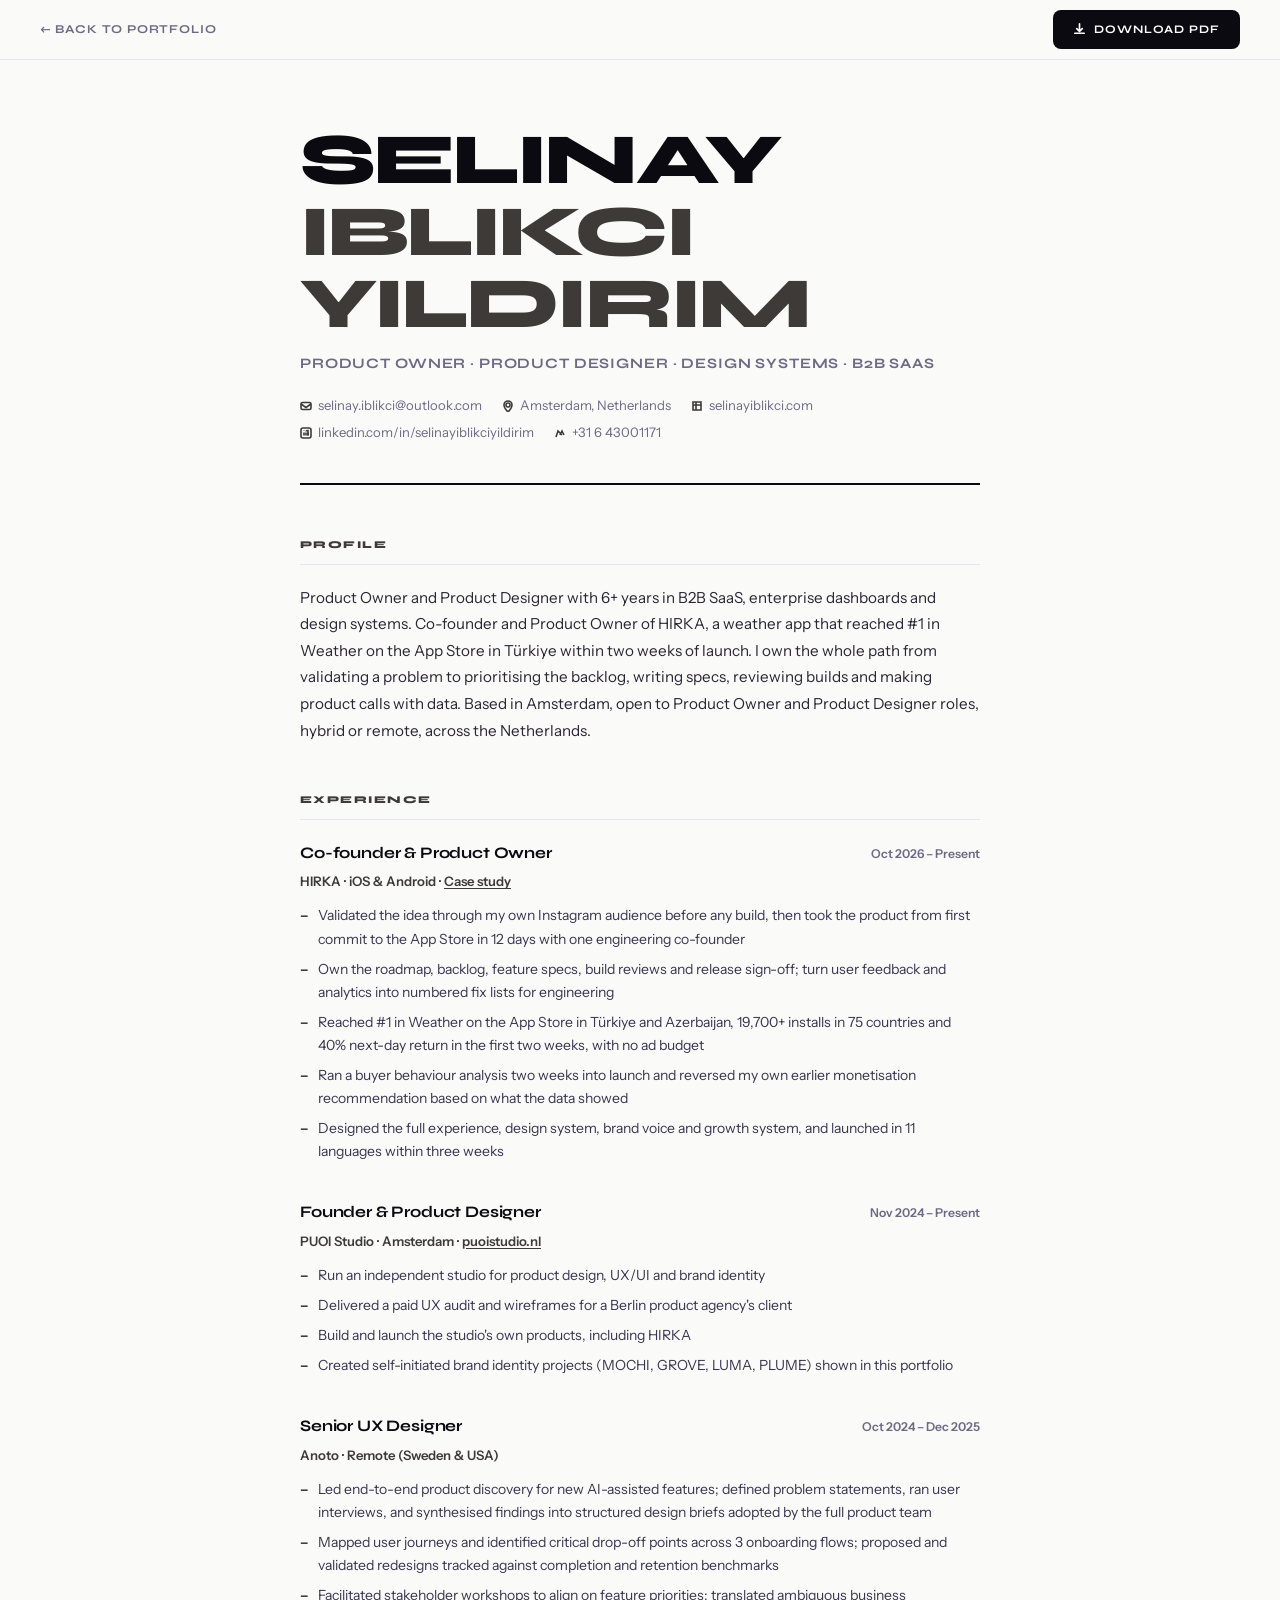
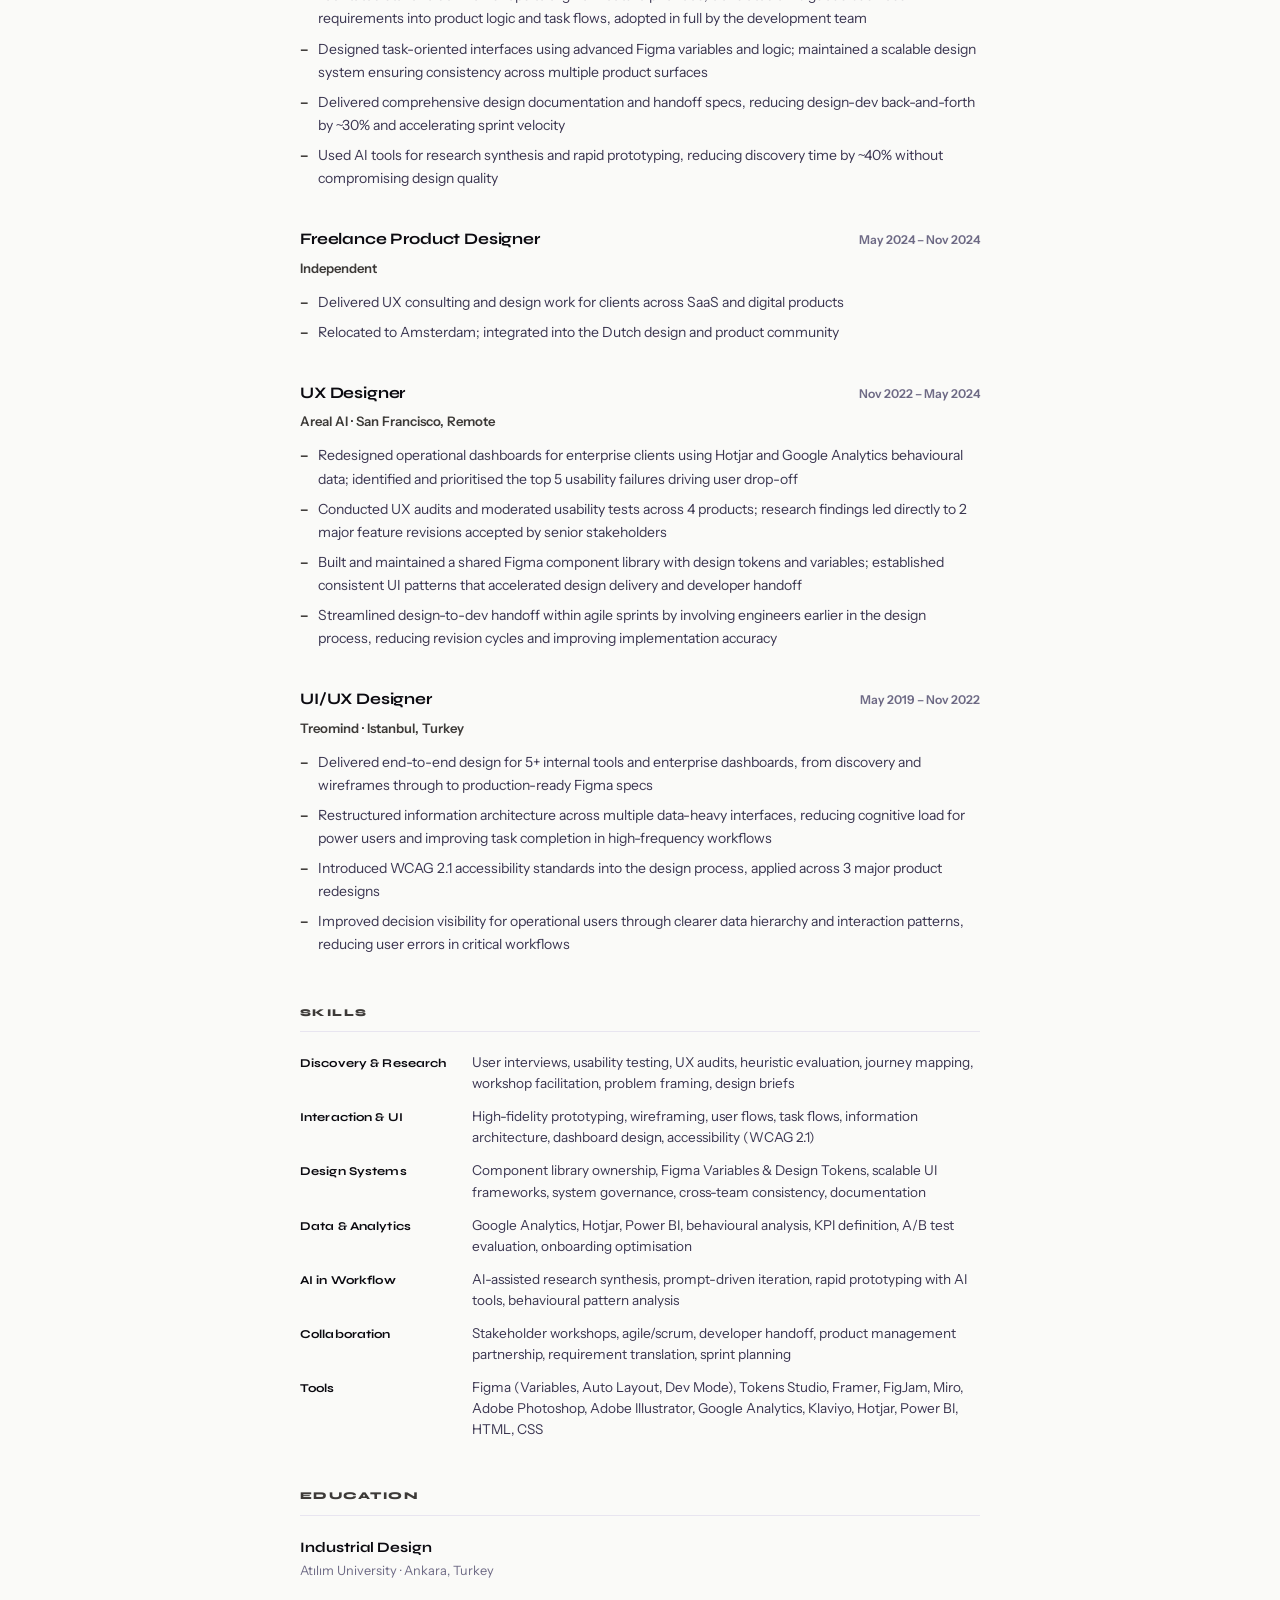
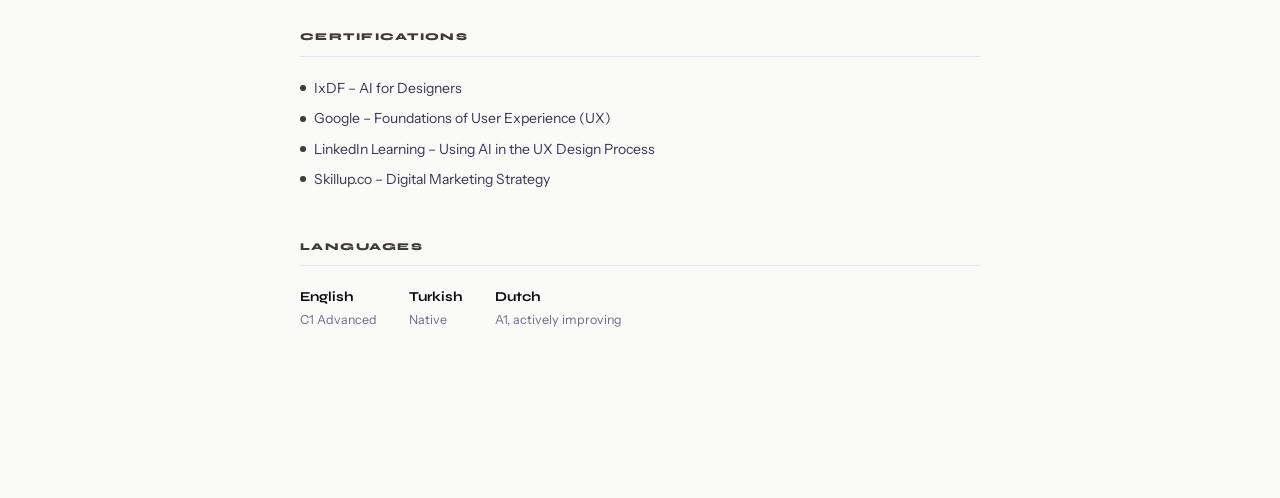
<file: cv.html>
<!DOCTYPE html>
<html lang="en">
<head>
  <meta charset="UTF-8" />
  <meta name="viewport" content="width=device-width, initial-scale=1.0" />
  <link rel="icon" href="favicon.ico" sizes="any">
  <link rel="icon" href="favicon-32.png" type="image/png" sizes="32x32">
  <link rel="icon" href="favicon-16.png" type="image/png" sizes="16x16">
  <link rel="icon" href="favicon.svg" type="image/svg+xml">
  <link rel="apple-touch-icon" href="favicon-32.png">
  <title>CV | Selinay Iblikci Yildirim</title>
  <link href="https://fonts.googleapis.com/css2?family=Syne:wght@400;700;800&family=Instrument+Sans:wght@400;500;600&display=swap" rel="stylesheet" />
  <style>
    *, *::before, *::after { box-sizing: border-box; margin: 0; padding: 0; }

    :root {
      --accent: #3d3a38;
      --dark: #0B0A10;
      --text: #1a1825;
      --muted: #6e6a85;
      --border: #e8e5f0;
      --bg: #fafaf8;
    }

    html { font-size: 16px; }

    body {
      background: var(--bg);
      color: var(--text);
      font-family: "Instrument Sans", sans-serif;
      -webkit-font-smoothing: antialiased;
      line-height: 1.6;
    }

    /* ── NAV ── */
    .cv-nav {
      position: sticky; top: 0; z-index: 100;
      background: rgba(250,250,248,0.92);
      backdrop-filter: blur(12px);
      border-bottom: 1px solid var(--border);
      display: flex; align-items: center; justify-content: space-between;
      padding: 0 40px;
      height: 60px;
    }
    .cv-nav-back {
      display: inline-flex; align-items: center; gap: 8px;
      font-family: "Syne", sans-serif;
      font-size: 0.75rem; font-weight: 700; letter-spacing: 0.08em; text-transform: uppercase;
      color: var(--muted); text-decoration: none;
      transition: color 0.2s;
    }
    .cv-nav-back:hover { color: var(--accent); }
    .cv-nav-actions { display: flex; align-items: center; gap: 12px; }
    .btn-download {
      display: inline-flex; align-items: center; gap: 8px;
      background: var(--dark); color: #fff;
      font-family: "Syne", sans-serif;
      font-size: 0.72rem; font-weight: 700; letter-spacing: 0.08em; text-transform: uppercase;
      padding: 10px 20px; border-radius: 8px; text-decoration: none;
      transition: opacity 0.2s;
    }
    .btn-download:hover { opacity: 0.8; }
    .btn-download svg { width: 13px; height: 13px; }

    /* ── LAYOUT ── */
    .cv-wrap {
      max-width: 760px;
      margin: 0 auto;
      padding: 64px 40px 120px;
    }

    /* ── HEADER ── */
    .cv-header {
      padding-bottom: 40px;
      border-bottom: 2px solid var(--dark);
      margin-bottom: 52px;
    }
    .cv-name {
      font-family: "Syne", sans-serif;
      font-size: clamp(2.8rem, 8vw, 4.5rem);
      font-weight: 800;
      letter-spacing: -0.04em;
      line-height: 1;
      color: var(--dark);
      margin-bottom: 12px;
    }
    .cv-name span { color: var(--accent); }
    .cv-title {
      font-family: "Syne", sans-serif;
      font-size: 0.9rem;
      font-weight: 700;
      letter-spacing: 0.06em;
      text-transform: uppercase;
      color: var(--muted);
      margin-bottom: 20px;
    }
    .cv-contact {
      display: flex; flex-wrap: wrap; gap: 6px 20px;
      font-size: 0.82rem;
      color: var(--muted);
    }
    .cv-contact a {
      color: var(--muted); text-decoration: none;
      transition: color 0.2s;
    }
    .cv-contact a:hover { color: var(--accent); }
    .cv-contact-item {
      display: flex; align-items: center; gap: 6px;
    }
    .cv-contact-item svg { width: 12px; height: 12px; flex-shrink: 0; color: var(--accent); }

    /* ── SECTION ── */
    .cv-section {
      margin-bottom: 48px;
    }
    .cv-section-label {
      font-family: "Syne", sans-serif;
      font-size: 0.65rem;
      font-weight: 800;
      letter-spacing: 0.14em;
      text-transform: uppercase;
      color: var(--accent);
      margin-bottom: 20px;
      padding-bottom: 10px;
      border-bottom: 1px solid var(--border);
    }

    /* ── PROFILE ── */
    .cv-profile {
      font-size: 0.95rem;
      line-height: 1.75;
      color: #2a2635;
    }

    /* ── EXPERIENCE ── */
    .exp-item {
      margin-bottom: 36px;
    }
    .exp-item:last-child { margin-bottom: 0; }
    .exp-header {
      display: flex; justify-content: space-between; align-items: baseline;
      flex-wrap: wrap; gap: 4px;
      margin-bottom: 6px;
    }
    .exp-role {
      font-family: "Syne", sans-serif;
      font-size: 1rem;
      font-weight: 700;
      color: var(--dark);
      letter-spacing: -0.01em;
    }
    .exp-date {
      font-size: 0.76rem;
      font-weight: 600;
      color: var(--muted);
      white-space: nowrap;
    }
    .exp-company a { color: inherit; text-decoration: underline; text-underline-offset: 2px; }
    .exp-company {
      font-size: 0.82rem;
      font-weight: 600;
      color: var(--accent);
      margin-bottom: 12px;
    }
    .exp-bullets {
      list-style: none;
      display: flex; flex-direction: column; gap: 7px;
    }
    .exp-bullets li {
      font-size: 0.875rem;
      line-height: 1.65;
      color: #3a3550;
      padding-left: 18px;
      position: relative;
    }
    .exp-bullets li::before {
      content: "–";
      position: absolute; left: 0;
      color: var(--accent);
      font-weight: 700;
    }

    /* ── SKILLS GRID ── */
    .skills-grid {
      display: flex; flex-direction: column; gap: 12px;
    }
    .skill-row {
      display: grid;
      grid-template-columns: 160px 1fr;
      gap: 12px;
      align-items: baseline;
      font-size: 0.85rem;
      line-height: 1.55;
    }
    .skill-cat {
      font-weight: 700;
      color: var(--dark);
      font-family: "Syne", sans-serif;
      font-size: 0.75rem;
      letter-spacing: 0.01em;
    }
    .skill-list {
      color: #3a3550;
    }

    /* ── EDUCATION / CERTS ── */
    .edu-item {
      margin-bottom: 12px;
      font-size: 0.875rem;
    }
    .edu-degree {
      font-family: "Syne", sans-serif;
      font-weight: 700;
      font-size: 0.9rem;
      color: var(--dark);
    }
    .edu-school {
      color: var(--muted);
      font-size: 0.8rem;
      margin-top: 2px;
    }
    .cert-list {
      display: flex; flex-direction: column; gap: 8px;
    }
    .cert-item {
      font-size: 0.875rem;
      color: #3a3550;
      display: flex; align-items: center; gap: 8px;
    }
    .cert-item::before {
      content: "";
      display: block;
      width: 6px; height: 6px;
      border-radius: 50%;
      background: var(--accent);
      flex-shrink: 0;
    }

    /* ── LANGUAGES ── */
    .lang-row {
      display: flex; gap: 32px; flex-wrap: wrap;
    }
    .lang-item {
      font-size: 0.875rem;
    }
    .lang-name {
      font-family: "Syne", sans-serif;
      font-weight: 700;
      font-size: 0.85rem;
      color: var(--dark);
      margin-bottom: 2px;
    }
    .lang-level {
      color: var(--muted);
      font-size: 0.78rem;
    }

    /* ── PRINT ── */
    @media print {
      .cv-nav { display: none; }
      .cv-wrap { padding: 40px 0; }
      body { background: #fff; }
      @page { margin: 20mm; }
    }

    /* ── RESPONSIVE ── */
    @media (max-width: 600px) {
      .cv-nav { padding: 0 20px; }
      .cv-wrap { padding: 40px 20px 80px; }
      .skill-row { grid-template-columns: 1fr; gap: 3px; }
      .exp-header { flex-direction: column; }
    }
  </style>
</head>
<body>

<!-- NAV -->
<nav class="cv-nav">
  <a href="index.html" class="cv-nav-back">
    ← Back to portfolio
  </a>
  <div class="cv-nav-actions">
    <a class="btn-download" href="selinay-iblikci-cv.pdf" download>
      <svg viewBox="0 0 14 14" fill="none" stroke="currentColor" stroke-width="1.8" stroke-linecap="round" stroke-linejoin="round"><path d="M7 1v8M4 6l3 3 3-3M2 11h10"/></svg>
      Download PDF
    </a>
  </div>
</nav>

<!-- CONTENT -->
<div class="cv-wrap">

  <!-- HEADER -->
  <header class="cv-header">
    <h1 class="cv-name">SELINAY<br><span>IBLIKCI YILDIRIM</span></h1>
    <div class="cv-title">Product Owner · Product Designer · Design Systems · B2B SaaS</div>
    <div class="cv-contact">
      <span class="cv-contact-item">
        <svg viewBox="0 0 12 12" fill="none" stroke="currentColor" stroke-width="1.6"><rect x="1" y="2.5" width="10" height="7" rx="1.5"/><path d="M1 4l5 3.5L11 4"/></svg>
        <a href="mailto:selinay.iblikci@outlook.com">selinay.iblikci@outlook.com</a>
      </span>
      <span class="cv-contact-item">
        <svg viewBox="0 0 12 12" fill="none" stroke="currentColor" stroke-width="1.6"><circle cx="6" cy="5" r="2"/><path d="M6 1C3.79 1 2 2.79 2 5c0 3 4 7 4 7s4-4 4-7c0-2.21-1.79-4-4-4z"/></svg>
        Amsterdam, Netherlands
      </span>
      <span class="cv-contact-item">
        <svg viewBox="0 0 12 12" fill="none" stroke="currentColor" stroke-width="1.6"><path d="M2 2h8v8H2z"/><path d="M2 5h8M5 2v8"/></svg>
        <a href="https://selinayiblikci.com" target="_blank">selinayiblikci.com</a>
      </span>
      <span class="cv-contact-item">
        <svg viewBox="0 0 12 12" fill="none" stroke="currentColor" stroke-width="1.6"><rect x="1" y="1" width="10" height="10" rx="2"/><path d="M4 5.5v3M4 3.5v.5M6 5.5v3M8 5.5v3"/><path d="M6 4.5C6 3.9 6.9 3.5 8 3.5v5"/></svg>
        <a href="https://www.linkedin.com/in/selinayiblikciyildirim/" target="_blank" rel="noopener noreferrer">linkedin.com/in/selinayiblikciyildirim</a>
      </span>
      <span class="cv-contact-item">
        <svg viewBox="0 0 12 12" fill="none" stroke="currentColor" stroke-width="1.6"><path d="M2 10l2-6 4 4M6 8l2-4 2 4"/></svg>
        +31 6 43001171
      </span>
    </div>
  </header>

  <!-- PROFILE -->
  <section class="cv-section">
    <div class="cv-section-label">Profile</div>
    <p class="cv-profile">Product Owner and Product Designer with 6+ years in B2B SaaS, enterprise dashboards and design systems. Co-founder and Product Owner of HIRKA, a weather app that reached #1 in Weather on the App Store in Türkiye within two weeks of launch. I own the whole path from validating a problem to prioritising the backlog, writing specs, reviewing builds and making product calls with data. Based in Amsterdam, open to Product Owner and Product Designer roles, hybrid or remote, across the Netherlands.</p>
  </section>

  <!-- EXPERIENCE -->
  <section class="cv-section">
    <div class="cv-section-label">Experience</div>

    <div class="exp-item">
      <div class="exp-header">
        <div class="exp-role">Co-founder &amp; Product Owner</div>
        <div class="exp-date">Oct 2026 – Present</div>
      </div>
      <div class="exp-company">HIRKA · iOS &amp; Android · <a href="hirka-case-study.html">Case study</a></div>
      <ul class="exp-bullets">
        <li>Validated the idea through my own Instagram audience before any build, then took the product from first commit to the App Store in 12 days with one engineering co-founder</li>
        <li>Own the roadmap, backlog, feature specs, build reviews and release sign-off; turn user feedback and analytics into numbered fix lists for engineering</li>
        <li>Reached #1 in Weather on the App Store in Türkiye and Azerbaijan, 19,700+ installs in 75 countries and 40% next-day return in the first two weeks, with no ad budget</li>
        <li>Ran a buyer behaviour analysis two weeks into launch and reversed my own earlier monetisation recommendation based on what the data showed</li>
        <li>Designed the full experience, design system, brand voice and growth system, and launched in 11 languages within three weeks</li>
      </ul>
    </div>

    <div class="exp-item">
      <div class="exp-header">
        <div class="exp-role">Founder &amp; Product Designer</div>
        <div class="exp-date">Nov 2024 – Present</div>
      </div>
      <div class="exp-company">PUOI Studio · Amsterdam · <a href="https://puoistudio.nl" target="_blank" rel="noopener noreferrer">puoistudio.nl</a></div>
      <ul class="exp-bullets">
        <li>Run an independent studio for product design, UX/UI and brand identity</li>
        <li>Delivered a paid UX audit and wireframes for a Berlin product agency's client</li>
        <li>Build and launch the studio's own products, including HIRKA</li>
        <li>Created self-initiated brand identity projects (MOCHI, GROVE, LUMA, PLUME) shown in this portfolio</li>
      </ul>
    </div>

    <div class="exp-item">
      <div class="exp-header">
        <div class="exp-role">Senior UX Designer</div>
        <div class="exp-date">Oct 2024 – Dec 2025</div>
      </div>
      <div class="exp-company">Anoto · Remote (Sweden & USA)</div>
      <ul class="exp-bullets">
        <li>Led end-to-end product discovery for new AI-assisted features; defined problem statements, ran user interviews, and synthesised findings into structured design briefs adopted by the full product team</li>
        <li>Mapped user journeys and identified critical drop-off points across 3 onboarding flows; proposed and validated redesigns tracked against completion and retention benchmarks</li>
        <li>Facilitated stakeholder workshops to align on feature priorities; translated ambiguous business requirements into product logic and task flows, adopted in full by the development team</li>
        <li>Designed task-oriented interfaces using advanced Figma variables and logic; maintained a scalable design system ensuring consistency across multiple product surfaces</li>
        <li>Delivered comprehensive design documentation and handoff specs, reducing design-dev back-and-forth by ~30% and accelerating sprint velocity</li>
        <li>Used AI tools for research synthesis and rapid prototyping, reducing discovery time by ~40% without compromising design quality</li>
      </ul>
    </div>

    <div class="exp-item">
      <div class="exp-header">
        <div class="exp-role">Freelance Product Designer</div>
        <div class="exp-date">May 2024 – Nov 2024</div>
      </div>
      <div class="exp-company">Independent</div>
      <ul class="exp-bullets">
        <li>Delivered UX consulting and design work for clients across SaaS and digital products</li>
        <li>Relocated to Amsterdam; integrated into the Dutch design and product community</li>
      </ul>
    </div>

    <div class="exp-item">
      <div class="exp-header">
        <div class="exp-role">UX Designer</div>
        <div class="exp-date">Nov 2022 – May 2024</div>
      </div>
      <div class="exp-company">Areal AI · San Francisco, Remote</div>
      <ul class="exp-bullets">
        <li>Redesigned operational dashboards for enterprise clients using Hotjar and Google Analytics behavioural data; identified and prioritised the top 5 usability failures driving user drop-off</li>
        <li>Conducted UX audits and moderated usability tests across 4 products; research findings led directly to 2 major feature revisions accepted by senior stakeholders</li>
        <li>Built and maintained a shared Figma component library with design tokens and variables; established consistent UI patterns that accelerated design delivery and developer handoff</li>
        <li>Streamlined design-to-dev handoff within agile sprints by involving engineers earlier in the design process, reducing revision cycles and improving implementation accuracy</li>
      </ul>
    </div>

    <div class="exp-item">
      <div class="exp-header">
        <div class="exp-role">UI/UX Designer</div>
        <div class="exp-date">May 2019 – Nov 2022</div>
      </div>
      <div class="exp-company">Treomind · Istanbul, Turkey</div>
      <ul class="exp-bullets">
        <li>Delivered end-to-end design for 5+ internal tools and enterprise dashboards, from discovery and wireframes through to production-ready Figma specs</li>
        <li>Restructured information architecture across multiple data-heavy interfaces, reducing cognitive load for power users and improving task completion in high-frequency workflows</li>
        <li>Introduced WCAG 2.1 accessibility standards into the design process, applied across 3 major product redesigns</li>
        <li>Improved decision visibility for operational users through clearer data hierarchy and interaction patterns, reducing user errors in critical workflows</li>
      </ul>
    </div>
  </section>

  <!-- SKILLS -->
  <section class="cv-section">
    <div class="cv-section-label">Skills</div>
    <div class="skills-grid">
      <div class="skill-row">
        <div class="skill-cat">Discovery & Research</div>
        <div class="skill-list">User interviews, usability testing, UX audits, heuristic evaluation, journey mapping, workshop facilitation, problem framing, design briefs</div>
      </div>
      <div class="skill-row">
        <div class="skill-cat">Interaction & UI</div>
        <div class="skill-list">High-fidelity prototyping, wireframing, user flows, task flows, information architecture, dashboard design, accessibility (WCAG 2.1)</div>
      </div>
      <div class="skill-row">
        <div class="skill-cat">Design Systems</div>
        <div class="skill-list">Component library ownership, Figma Variables & Design Tokens, scalable UI frameworks, system governance, cross-team consistency, documentation</div>
      </div>
      <div class="skill-row">
        <div class="skill-cat">Data & Analytics</div>
        <div class="skill-list">Google Analytics, Hotjar, Power BI, behavioural analysis, KPI definition, A/B test evaluation, onboarding optimisation</div>
      </div>
      <div class="skill-row">
        <div class="skill-cat">AI in Workflow</div>
        <div class="skill-list">AI-assisted research synthesis, prompt-driven iteration, rapid prototyping with AI tools, behavioural pattern analysis</div>
      </div>
      <div class="skill-row">
        <div class="skill-cat">Collaboration</div>
        <div class="skill-list">Stakeholder workshops, agile/scrum, developer handoff, product management partnership, requirement translation, sprint planning</div>
      </div>
      <div class="skill-row">
        <div class="skill-cat">Tools</div>
        <div class="skill-list">Figma (Variables, Auto Layout, Dev Mode), Tokens Studio, Framer, FigJam, Miro, Adobe Photoshop, Adobe Illustrator, Google Analytics, Klaviyo, Hotjar, Power BI, HTML, CSS</div>
      </div>
    </div>
  </section>

  <!-- EDUCATION -->
  <section class="cv-section">
    <div class="cv-section-label">Education</div>
    <div class="edu-item">
      <div class="edu-degree">Industrial Design</div>
      <div class="edu-school">Atılım University · Ankara, Turkey</div>
    </div>
  </section>

  <!-- CERTIFICATIONS -->
  <section class="cv-section">
    <div class="cv-section-label">Certifications</div>
    <div class="cert-list">
      <div class="cert-item">IxDF – AI for Designers</div>
      <div class="cert-item">Google – Foundations of User Experience (UX)</div>
      <div class="cert-item">LinkedIn Learning – Using AI in the UX Design Process</div>
      <div class="cert-item">Skillup.co – Digital Marketing Strategy</div>
    </div>
  </section>

  <!-- LANGUAGES -->
  <section class="cv-section">
    <div class="cv-section-label">Languages</div>
    <div class="lang-row">
      <div class="lang-item">
        <div class="lang-name">English</div>
        <div class="lang-level">C1 Advanced</div>
      </div>
      <div class="lang-item">
        <div class="lang-name">Turkish</div>
        <div class="lang-level">Native</div>
      </div>
      <div class="lang-item">
        <div class="lang-name">Dutch</div>
        <div class="lang-level">A1, actively improving</div>
      </div>
    </div>
  </section>

</div>
</body>
</html>
</file>
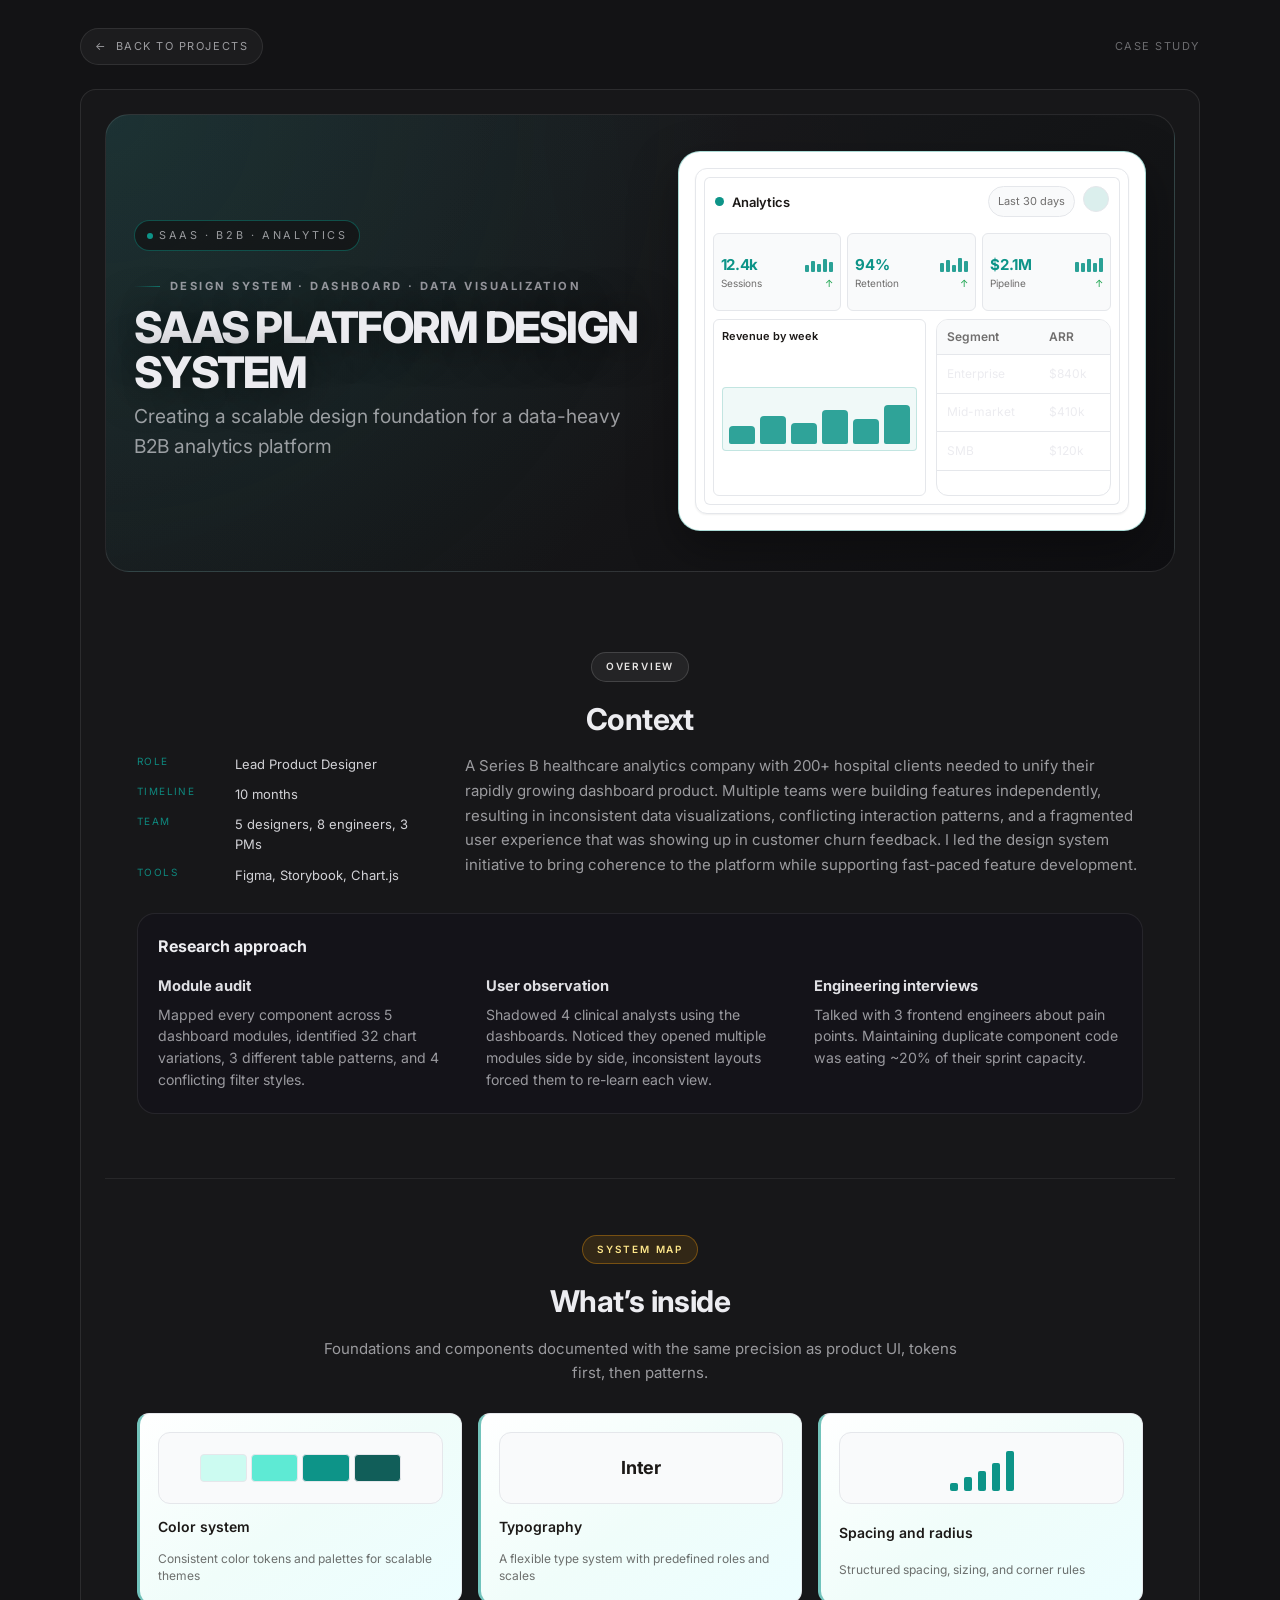
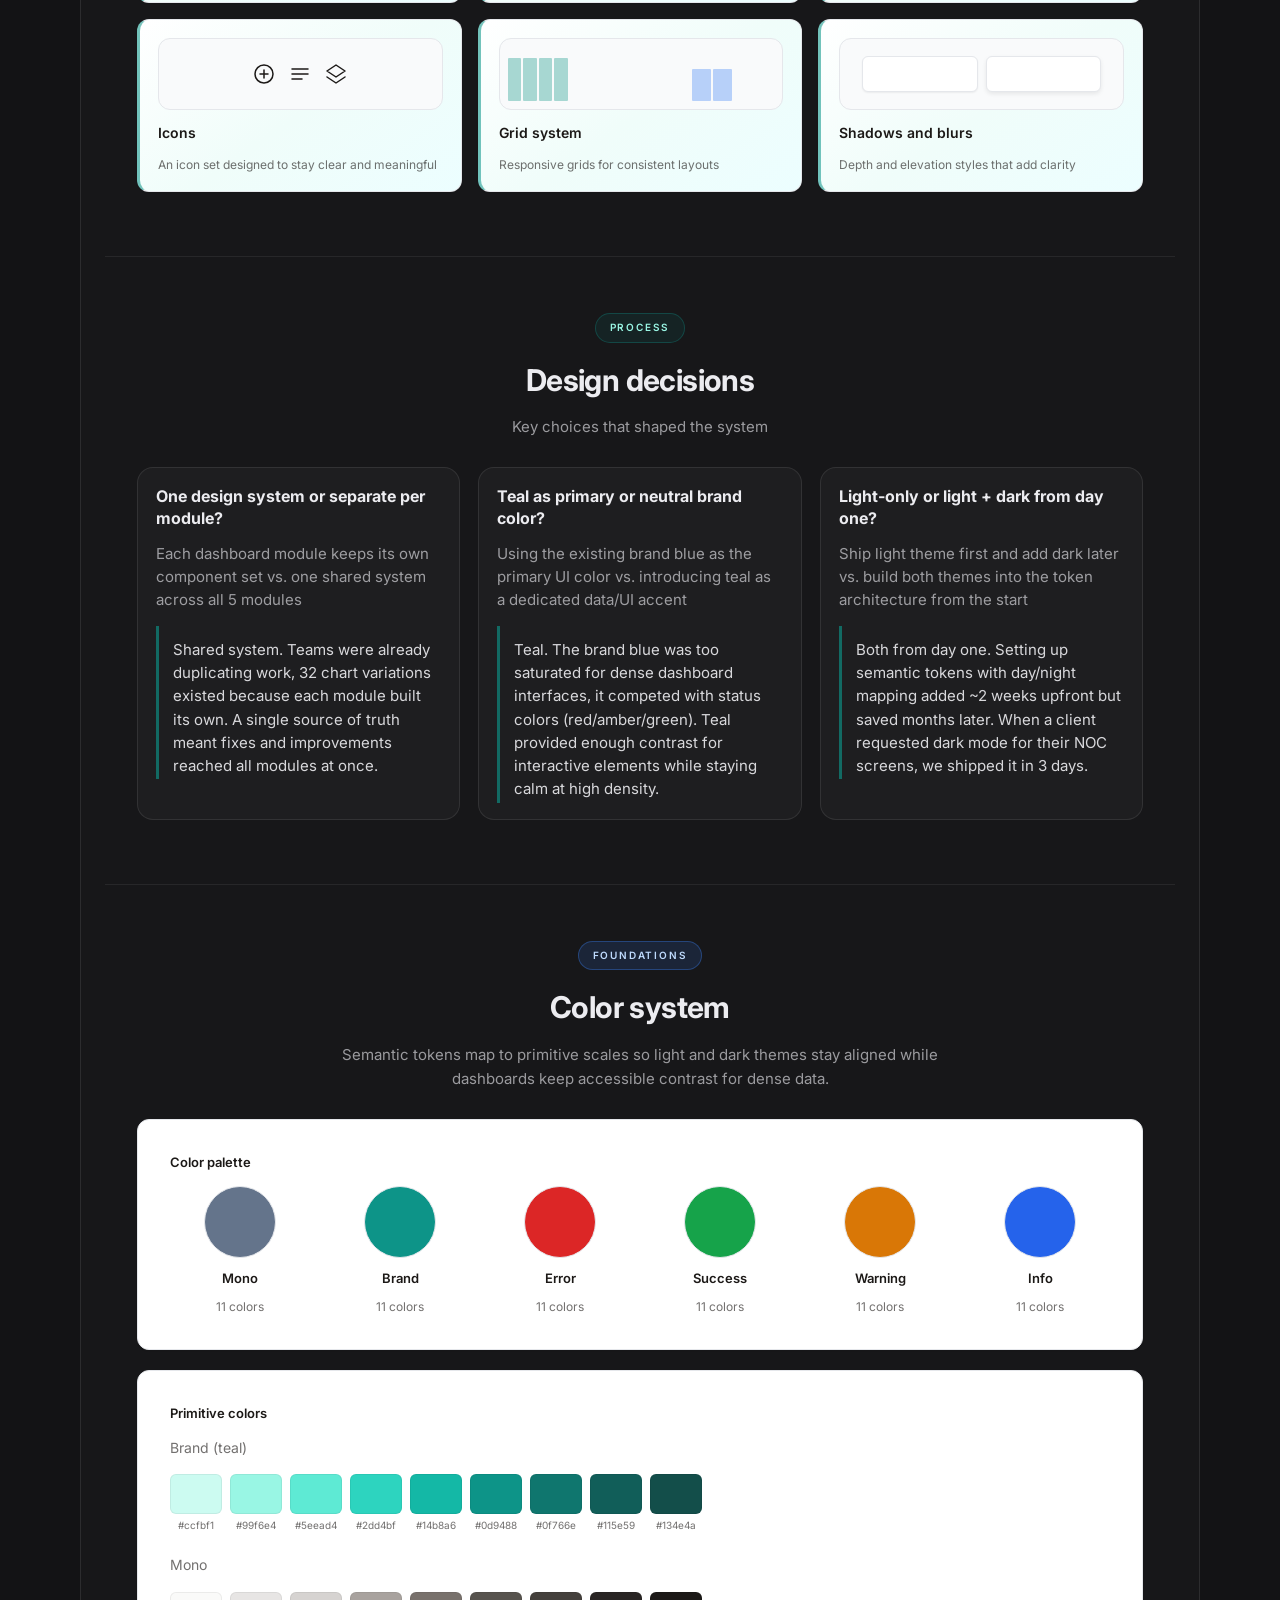
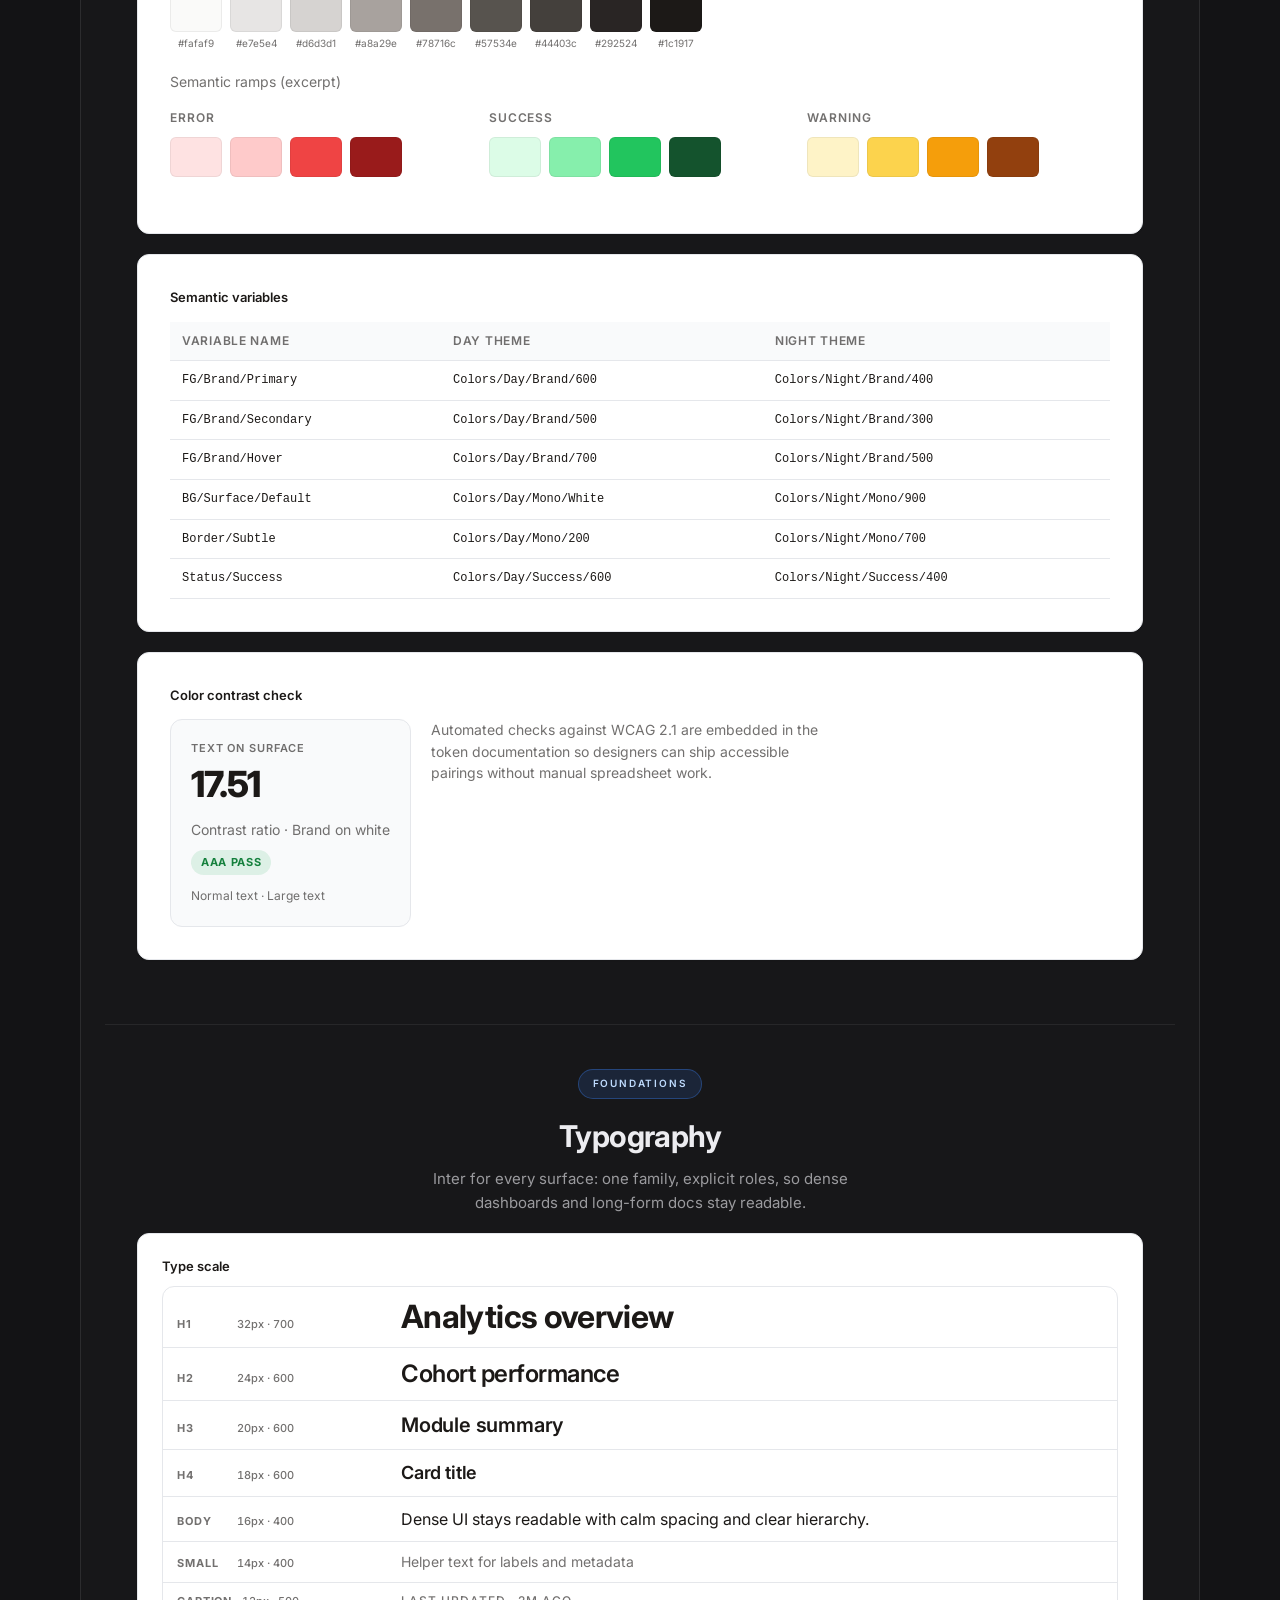
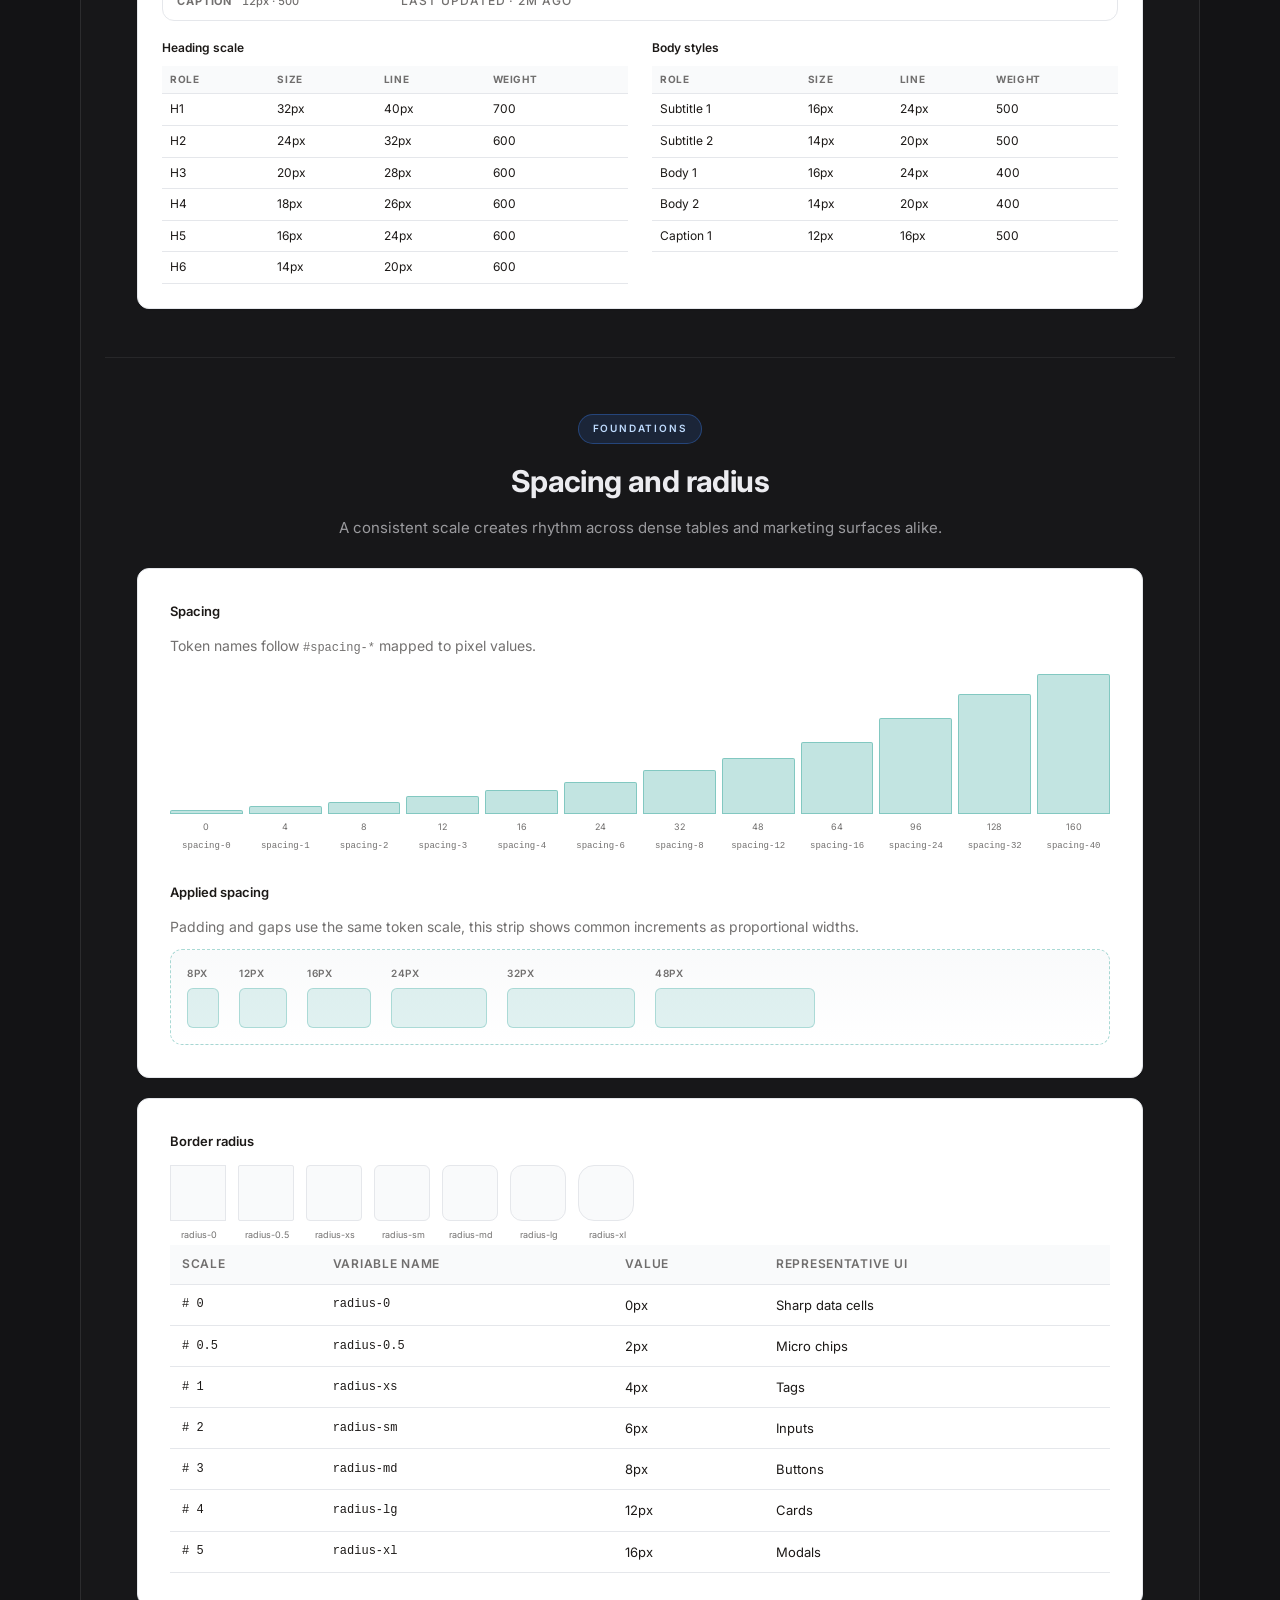
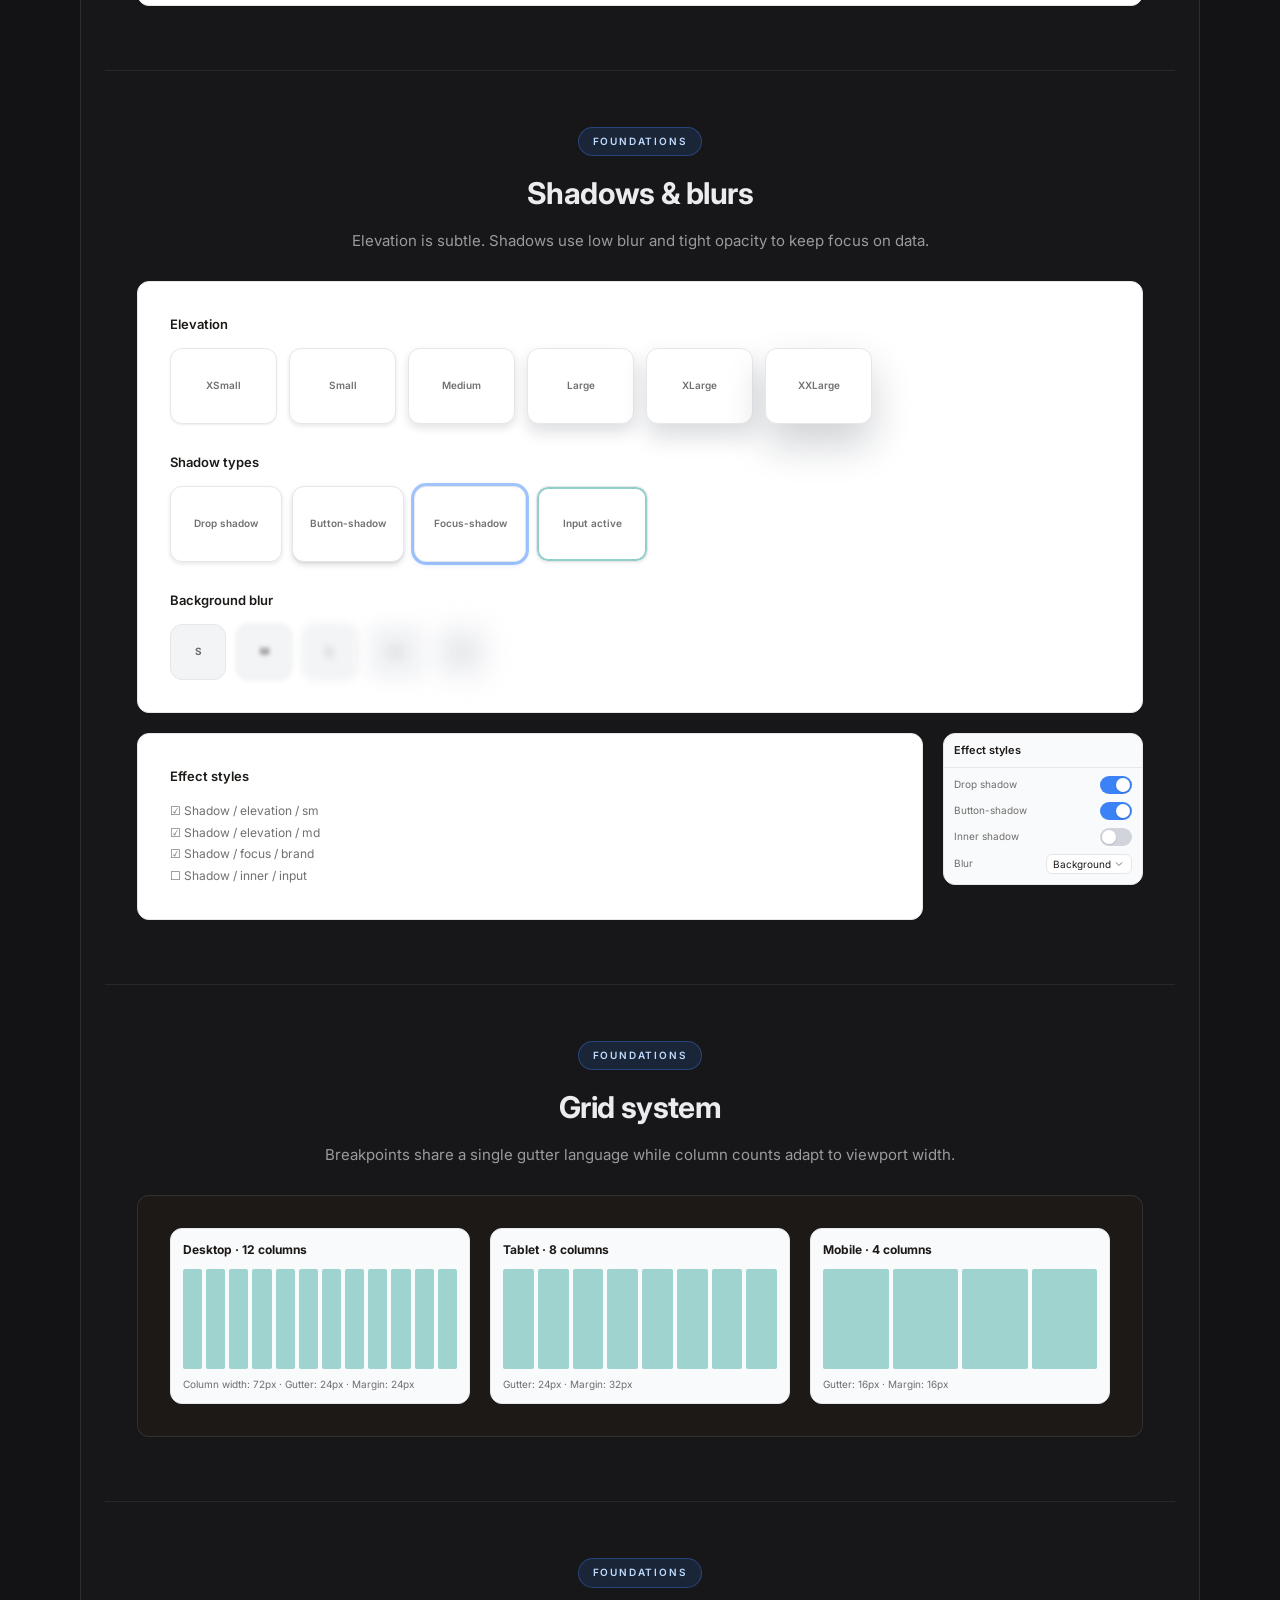
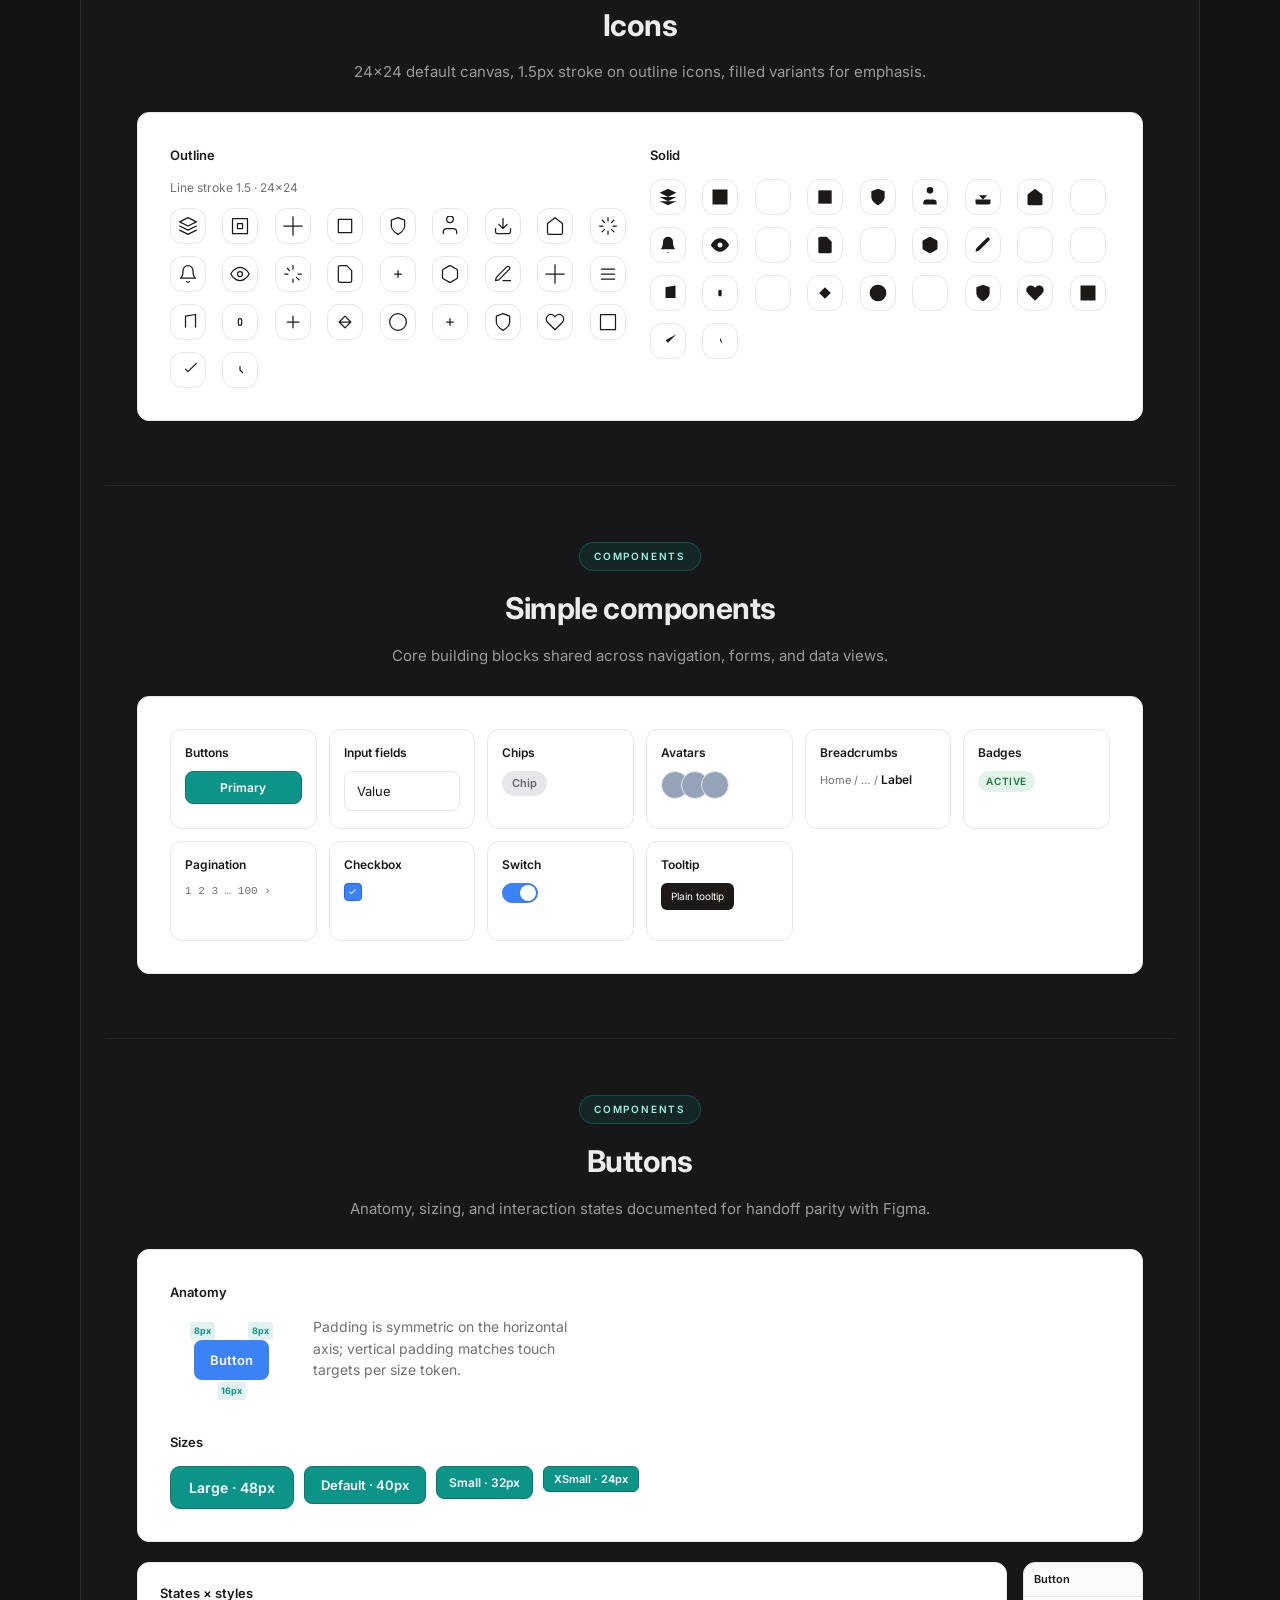
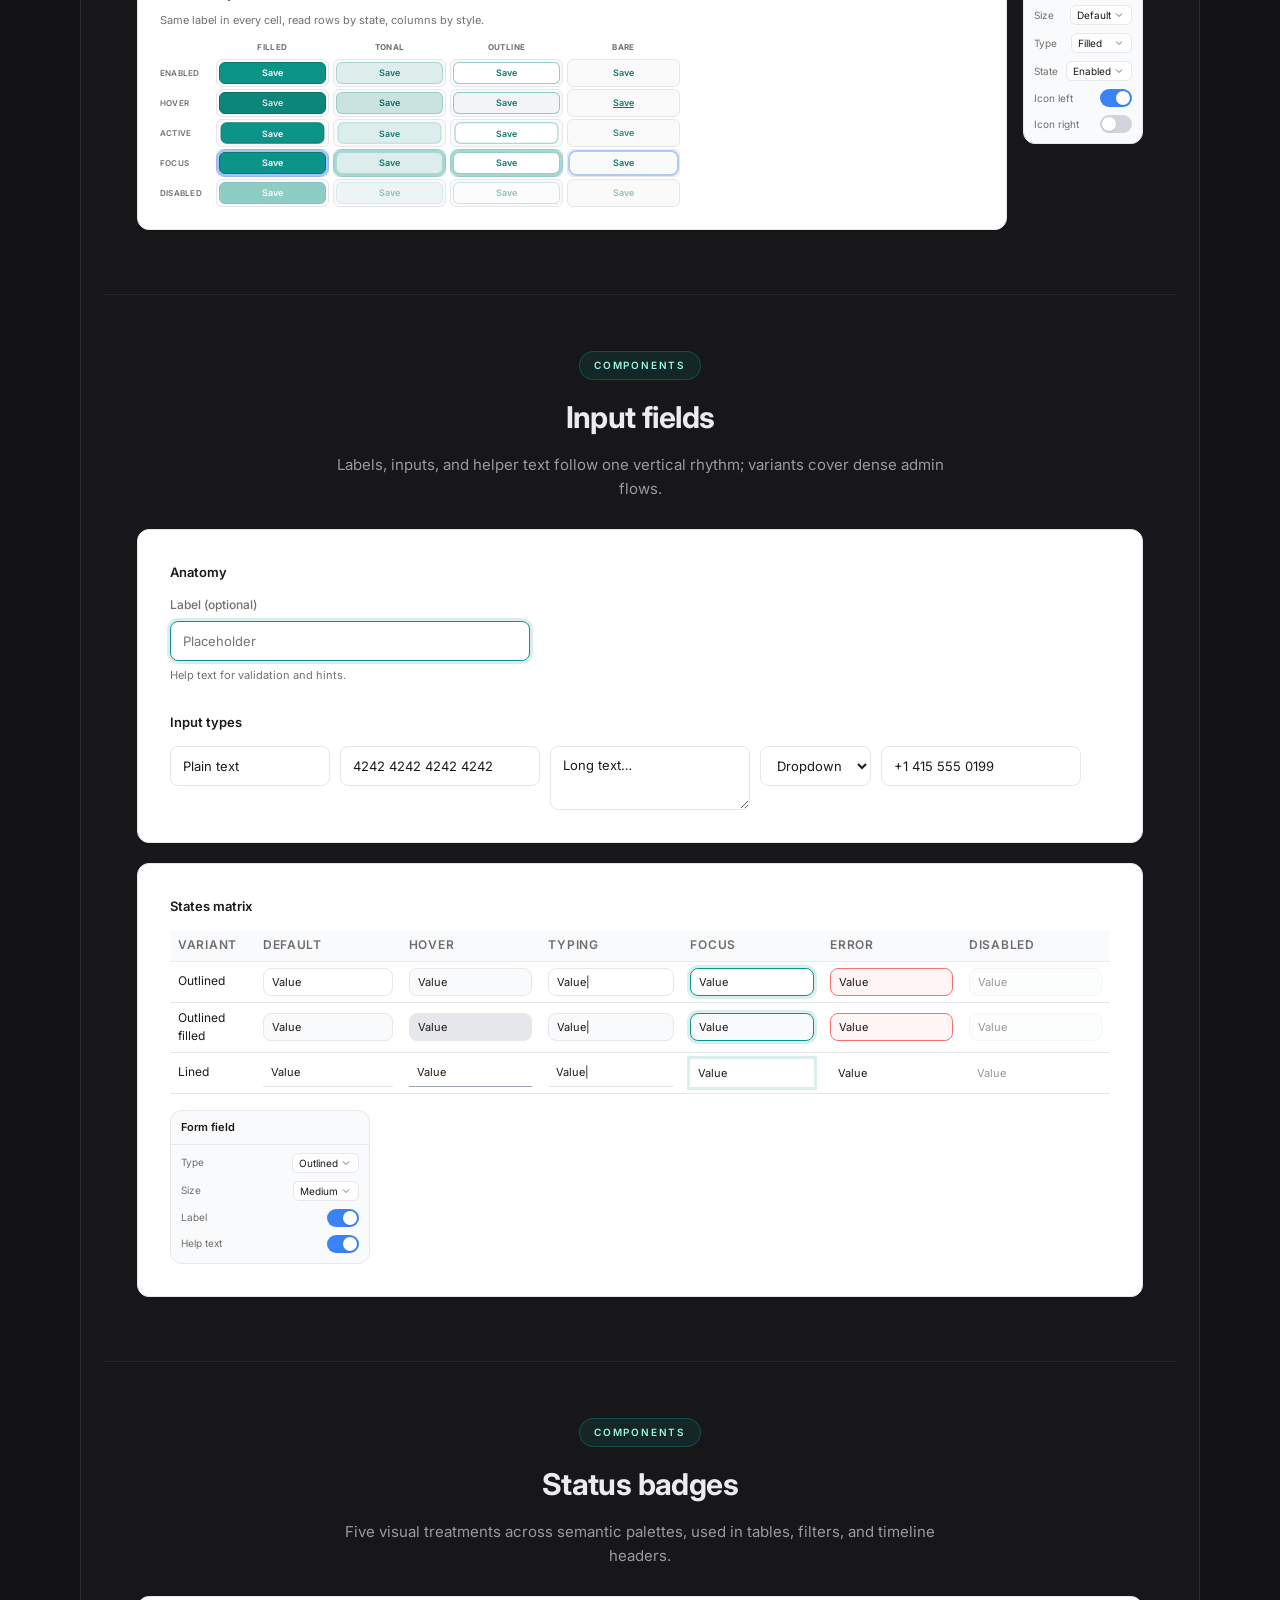
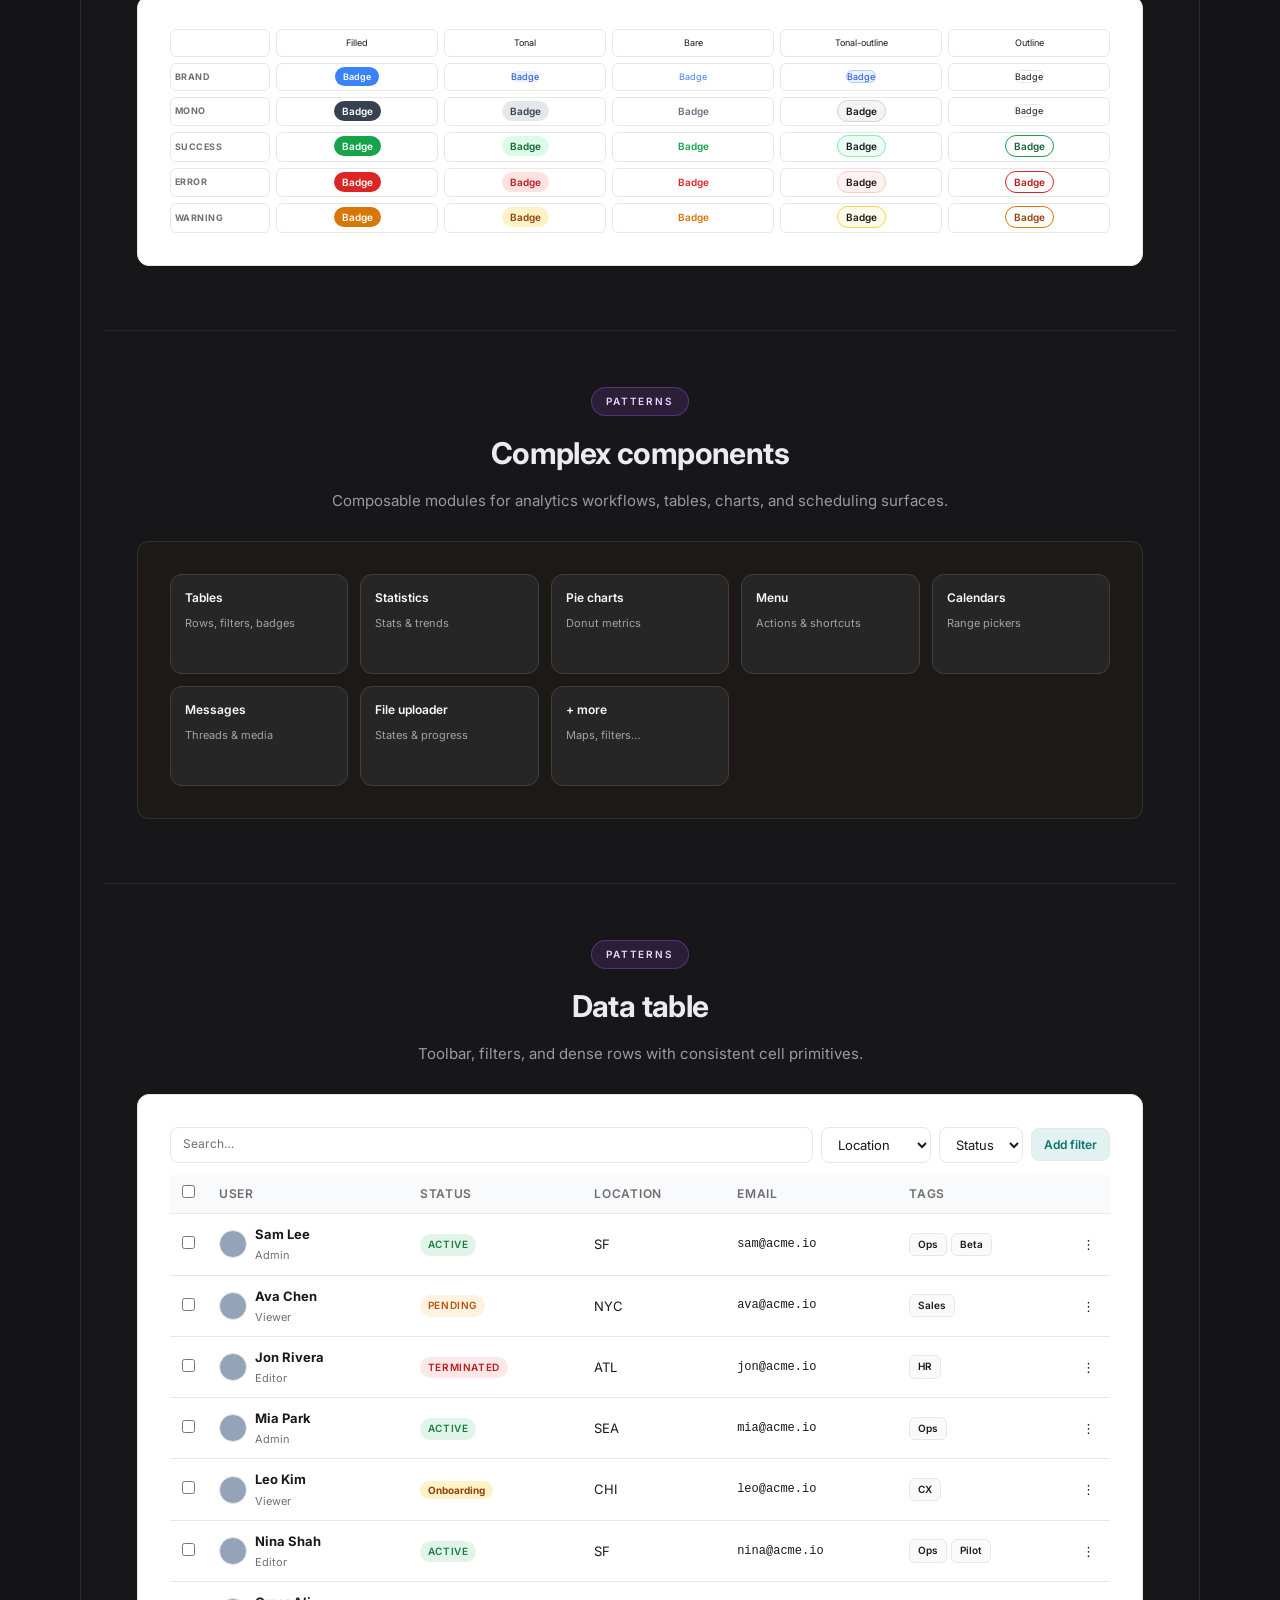
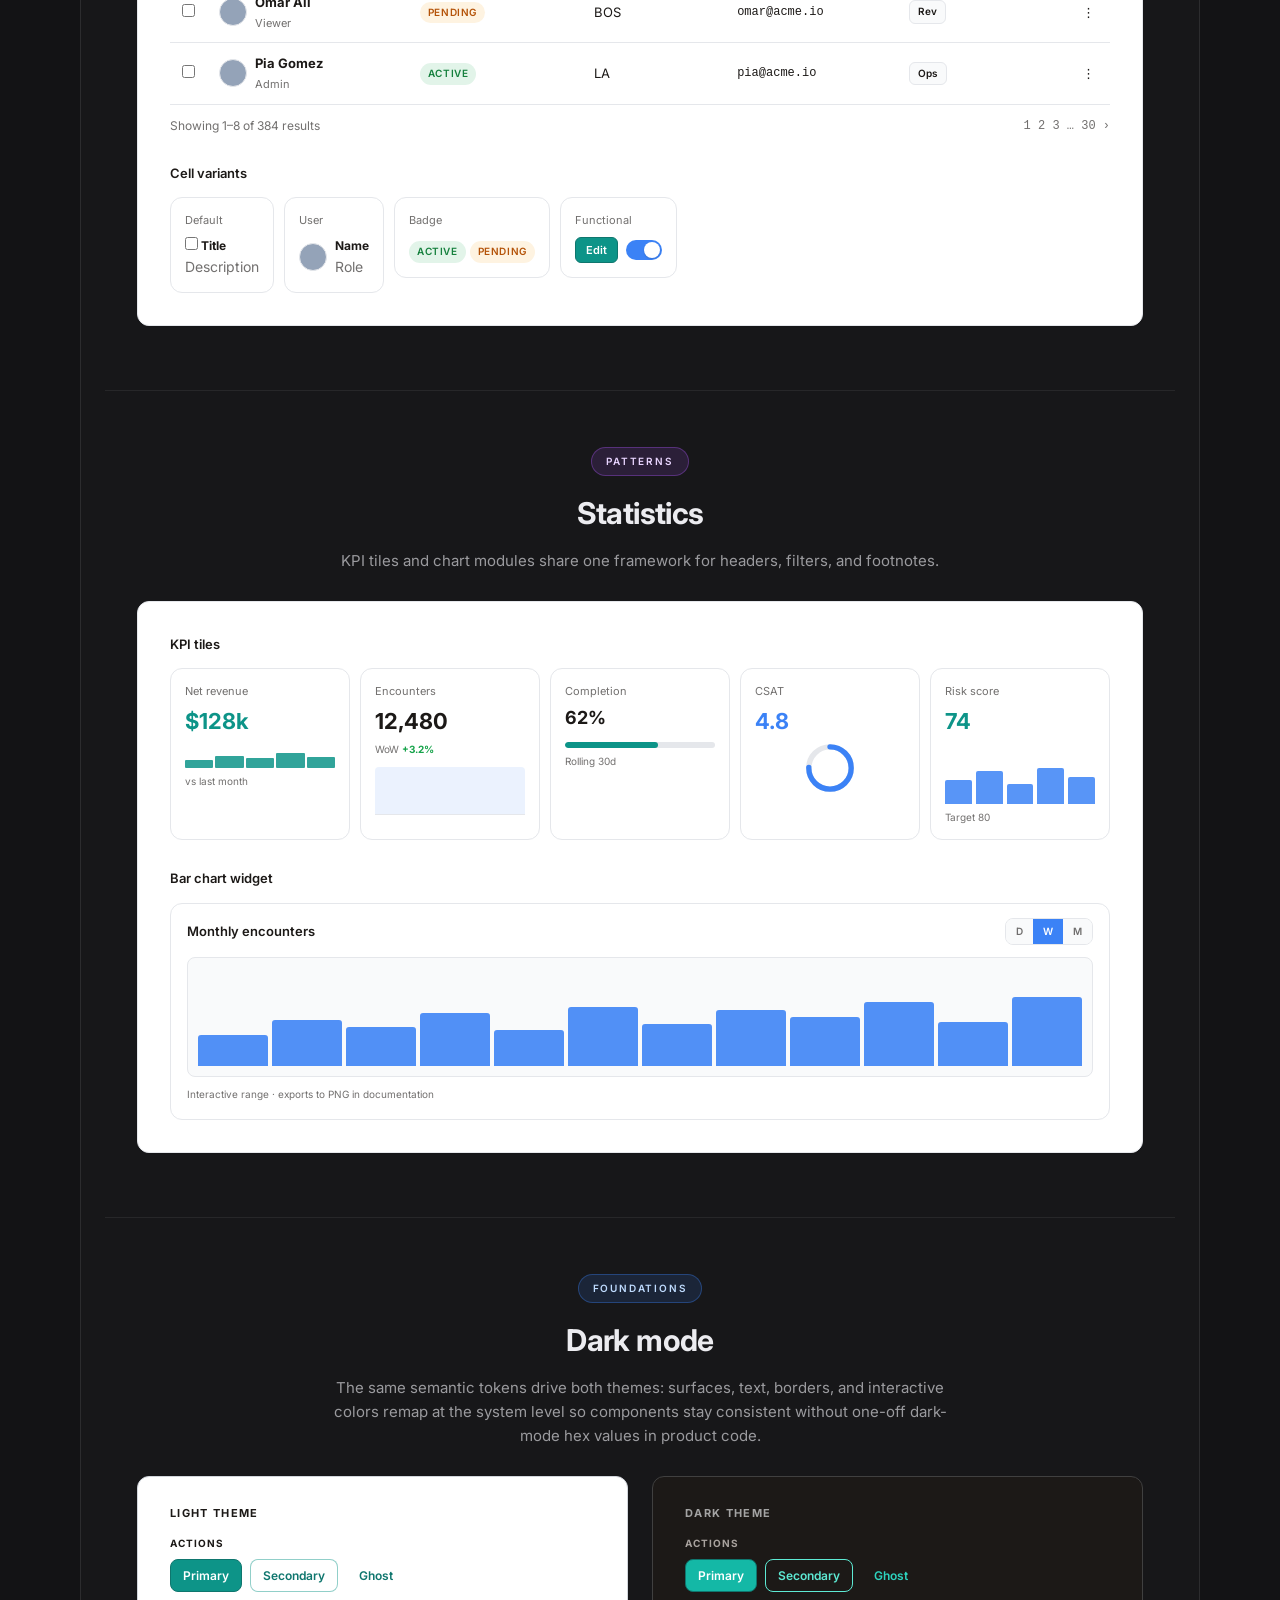
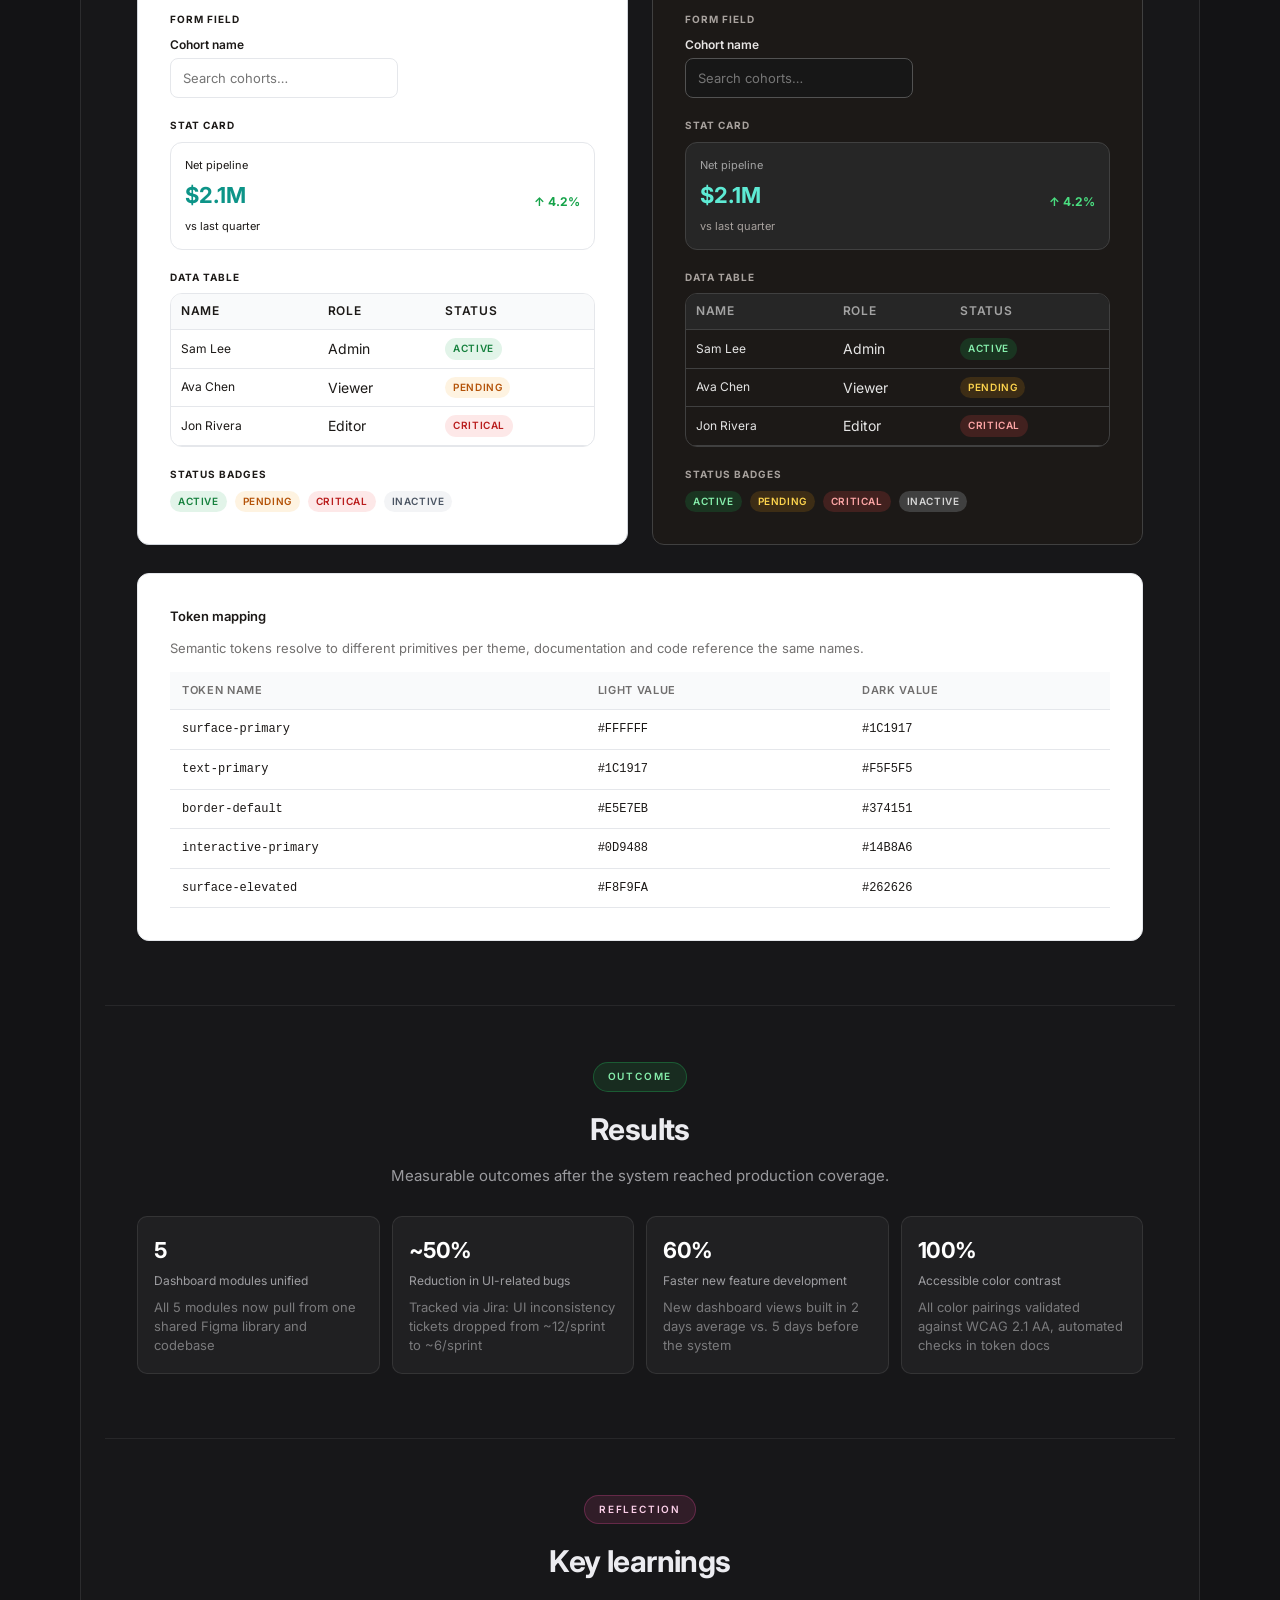
<file: design-system-2.html>
<!DOCTYPE html>
<html lang="en">
<head>
  <meta charset="UTF-8" />
  <meta name="viewport" content="width=device-width, initial-scale=1.0" />
  <link rel="icon" href="favicon.svg" type="image/svg+xml" />
  <title>SaaS Platform Design System | Selinay Iblikci Yildirim</title>
  <style>
html {
  overflow-x: hidden !important;
}
</style>
  <link rel="preconnect" href="https://fonts.googleapis.com" />
  <link rel="preconnect" href="https://fonts.gstatic.com" crossorigin />
  <link href="https://fonts.googleapis.com/css2?family=Inter:wght@400;500;600;700;800&display=swap" rel="stylesheet" />
  <style>
    :root {
      --page-bg: #131315;
      --page-text: #ececf0;
      --page-muted: rgba(236, 236, 240, 0.62);
      --page-border: rgba(255, 255, 255, 0.09);
      --ink: #1c1917;
      --ink-muted: rgba(28, 25, 23, 0.62);
      --surface: #ffffff;
      --surface-subtle: #f9fafb;
      --surface-warm: #f8f7f4;
      --line: #e5e7eb;
      --surface-border: #e5e7eb;
      --surface-radius: 12px;
      --teal: #0d9488;
      --teal-d: #0f766e;
      --blue: #3b82f6;
      --font: Inter, system-ui, -apple-system, "Segoe UI", Roboto, Helvetica, Arial, sans-serif;
      --shadow-card: 0 1px 2px rgba(0, 0, 0, 0.05);
      --r: 10px;
    }

    *, *::before, *::after {
      box-sizing: border-box;
      margin: 0;
      padding: 0;
    }

    em, cite, dfn, i {
      font-style: normal;
    }

    html {
      scroll-behavior: smooth;
      scroll-padding-top: 28px;
    }

    body {
      font-family: var(--font);
      background: var(--page-bg);
      color: var(--page-text);
      line-height: 1.55;
      -webkit-font-smoothing: antialiased;
      padding: 28px 20px 72px;
      min-width: 0;
    }

    img,
    svg,
    video {
      max-width: 100%;
      height: auto;
    }

    main,
    .case-shell,
    .case-inner {
      max-width: 100%;
      min-width: 0;
    }
    a { color: inherit; text-decoration: none; }
    ::selection { background: rgba(13, 148, 136, 0.35); color: #fff; }

    .case-nav {
      max-width: 1120px;
      width: 100%;
      min-width: 0;
      margin: 0 auto 24px;
      display: flex;
      align-items: center;
      justify-content: space-between;
      font-size: 11px;
      letter-spacing: 0.14em;
      text-transform: uppercase;
      color: var(--page-muted);
    }
    .case-back {
      display: inline-flex;
      align-items: center;
      gap: 8px;
      padding: 9px 14px;
      border-radius: 999px;
      border: 1px solid var(--page-border);
      background: rgba(255, 255, 255, 0.04);
      transition: border-color 0.15s ease, color 0.15s ease;
    }
    .case-back:hover { border-color: rgba(13, 148, 136, 0.45); color: #fff; }

    .case-shell {
      max-width: 1120px;
      width: 100%;
      min-width: 0;
      margin: 0 auto;
      border-radius: 16px;
      border: 1px solid var(--page-border);
      background: rgba(255, 255, 255, 0.02);
      overflow: hidden;
    }
    .case-inner {
      padding: 24px 24px 0;
      min-width: 0;
      overflow-x: clip;
    }

    /* Section rhythm on dark canvas */
    .ds-block {
      padding: 56px 32px 64px;
      border-bottom: 1px solid rgba(255, 255, 255, 0.07);
      scroll-margin-top: 20px;
      min-width: 0;
      overflow-x: clip;
    }
    .ds-block:last-child { border-bottom: none; }
    @media (max-width: 768px) {
      .ds-block {
        padding: 40px 16px 48px;
      }
      .board,
      .board--type,
      .board--dark {
        padding: 20px 16px 22px;
      }
      .decision-cards {
        grid-template-columns: 1fr;
      }
      .research-approach-grid {
        grid-template-columns: 1fr;
      }
    }

    .found-tag {
      display: block;
      width: fit-content;
      margin: 0 auto 14px;
      font-size: 10px;
      font-weight: 600;
      letter-spacing: 0.18em;
      text-transform: uppercase;
      padding: 6px 14px;
      border-radius: 999px;
      border: 1px solid transparent;
    }
    /* Distinct pills by section type */
    .found-tag.tag-foundation {
      color: #bfdbfe;
      background: rgba(59, 130, 246, 0.14);
      border-color: rgba(59, 130, 246, 0.35);
    }
    .found-tag.tag-components {
      color: #99f6e4;
      background: rgba(13, 148, 136, 0.12);
      border-color: rgba(13, 148, 136, 0.38);
    }
    .found-tag.tag-patterns {
      color: #e9d5ff;
      background: rgba(168, 85, 247, 0.14);
      border-color: rgba(168, 85, 247, 0.35);
    }
    .found-tag.tag-overview {
      color: #e7e5e4;
      background: rgba(255, 255, 255, 0.06);
      border-color: rgba(255, 255, 255, 0.14);
    }
    .found-tag.tag-system {
      color: #fde68a;
      background: rgba(245, 158, 11, 0.12);
      border-color: rgba(245, 158, 11, 0.35);
    }
    .found-tag.tag-outcome {
      color: #86efac;
      background: rgba(34, 197, 94, 0.12);
      border-color: rgba(34, 197, 94, 0.3);
    }
    .found-tag.tag-reflection {
      color: #fbcfe8;
      background: rgba(236, 72, 153, 0.12);
      border-color: rgba(236, 72, 153, 0.28);
    }
    .found-tag.tag-process {
      color: #99f6e4;
      background: rgba(13, 148, 136, 0.1);
      border-color: rgba(13, 148, 136, 0.32);
    }
    .ds-h2 {
      font-size: clamp(22px, 2.4vw, 30px);
      font-weight: 700;
      letter-spacing: -0.02em;
      text-align: center;
      color: var(--page-text);
      margin-bottom: 12px;
    }
    .ds-lead {
      font-size: 15px;
      color: var(--page-muted);
      text-align: center;
      max-width: 640px;
      margin: 0 auto 28px;
      line-height: 1.6;
    }

    /* Light / dark showcase boards */
    .board {
      border-radius: var(--surface-radius);
      border: 1px solid var(--surface-border);
      background: var(--surface);
      color: var(--ink);
      padding: 32px;
      box-shadow: var(--shadow-card);
      max-width: 100%;
      min-width: 0;
    }
    .board--dark {
      border-color: rgba(255, 255, 255, 0.1);
      background: #1c1917;
      color: #f5f5f4;
      box-shadow: none;
    }
    .board--dark .muted { color: rgba(245, 245, 244, 0.55); }
    .board--dark .subtle { color: rgba(245, 245, 244, 0.45); }

    .muted { color: var(--ink-muted); font-size: 14px; }
    .mono { font-family: ui-monospace, SFMono-Regular, Menlo, Monaco, Consolas, monospace; font-size: 12px; }

    /* Figma-style panel */
    .figma-panel {
      width: 100%;
      max-width: 260px;
      border-radius: var(--surface-radius);
      border: 1px solid var(--surface-border);
      background: var(--surface-subtle);
      font-size: 11px;
      flex-shrink: 0;
    }
    .figma-panel__head {
      display: flex;
      align-items: center;
      gap: 8px;
      padding: 10px 12px;
      border-bottom: 1px solid var(--line);
      font-weight: 600;
      color: var(--ink);
    }
    .figma-panel__body { padding: 10px 12px 12px; display: grid; gap: 10px; }
    .figma-row {
      display: grid;
      grid-template-columns: 1fr auto;
      gap: 8px;
      align-items: center;
    }
    .figma-row label { color: var(--ink-muted); }
    .figma-select {
      min-width: 0;
      max-width: 140px;
      padding: 4px 22px 4px 8px;
      border-radius: 6px;
      border: 1px solid var(--line);
      background: var(--surface) url("data:image/svg+xml,%3Csvg xmlns='http://www.w3.org/2000/svg' width='12' height='12' viewBox='0 0 24 24' fill='none' stroke='%236b7280' stroke-width='2'%3E%3Cpath d='M6 9l6 6 6-6'/%3E%3C/svg%3E") no-repeat right 6px center;
      background-size: 12px;
      font-size: 11px;
      font-family: var(--font);
      color: var(--ink);
      text-align: left;
      appearance: none;
      cursor: default;
    }
    .figma-panel--compact {
      max-width: 200px;
      font-size: 10px;
    }
    .figma-panel--compact .figma-panel__head {
      padding: 8px 10px;
      font-size: 11px;
    }
    .figma-panel--compact .figma-panel__body {
      padding: 8px 10px 10px;
      gap: 8px;
    }
    .figma-panel--compact .figma-row label {
      font-size: 10px;
      color: var(--ink-muted);
    }
    .figma-panel--compact .figma-select {
      font-size: 10px;
      padding: 3px 20px 3px 6px;
      max-width: 110px;
    }
    .figma-panel--compact .figma-toggle {
      width: 32px;
      height: 18px;
    }
    .figma-panel--compact .figma-toggle::after {
      width: 14px;
      height: 14px;
    }
    .figma-panel--compact .figma-toggle.on::after {
      left: 16px;
    }
    .figma-toggle {
      position: relative;
      width: 36px;
      height: 20px;
      border-radius: 999px;
      background: #d1d5db;
      cursor: default;
    }
    .figma-toggle::after {
      content: "";
      position: absolute;
      top: 2px;
      left: 2px;
      width: 16px;
      height: 16px;
      border-radius: 50%;
      background: #fff;
      box-shadow: 0 1px 2px rgba(0, 0, 0, 0.12);
    }
    .figma-toggle.on { background: var(--blue); }
    .figma-toggle.on::after { left: 18px; }

    .board--dark .figma-panel {
      border-color: rgba(255, 255, 255, 0.12);
      background: #262626;
    }
    .board--dark .figma-panel__head {
      border-color: rgba(255, 255, 255, 0.1);
      color: #fafafa;
    }
    .board--dark .figma-select {
      border-color: rgba(255, 255, 255, 0.15);
      background: #1c1917;
      color: #e5e5e5;
    }

    /* ===== HERO (same layout pattern as design-system.html) ===== */
    .case-hero {
      margin-bottom: 24px;
      padding: 36px 28px 40px;
      border-radius: 24px;
      background:
        radial-gradient(circle at top left, rgba(13, 148, 136, 0.16), transparent 55%),
        linear-gradient(145deg, #1e1e22 0%, #151517 60%, #0f0f12 100%);
      border: 1px solid rgba(255, 255, 255, 0.1);
      position: relative;
      overflow: hidden;
    }
    .case-hero::after {
      content: "";
      position: absolute;
      inset: -80px;
      background-image:
        radial-gradient(circle at 0 0, rgba(255, 255, 255, 0.06), transparent 55%),
        radial-gradient(circle at 100% 0, rgba(13, 148, 136, 0.12), transparent 55%);
      mix-blend-mode: soft-light;
      opacity: 0.5;
      pointer-events: none;
    }
    .case-hero-inner {
      position: relative;
      z-index: 1;
      display: flex;
      flex-direction: column;
      gap: 20px;
    }
    .case-tags {
      display: inline-flex;
      flex-wrap: wrap;
      gap: 8px;
      font-size: 0.68rem;
      letter-spacing: 0.24em;
      text-transform: uppercase;
      color: var(--page-muted);
    }
    .case-tag-pill {
      padding: 6px 12px;
      border-radius: 999px;
      border: 1px solid rgba(13, 148, 136, 0.45);
      background: rgba(19, 19, 21, 0.75);
      display: inline-flex;
      align-items: center;
      gap: 6px;
    }
    .case-tag-pill::before {
      content: "";
      width: 6px;
      height: 6px;
      border-radius: 50%;
      background: var(--teal);
    }
    .case-title {
      font-size: clamp(2.2rem, 3.4vw, 3.2rem);
      font-weight: 800;
      letter-spacing: -0.04em;
      text-transform: uppercase;
      line-height: 1.02;
      text-shadow: 0 0 40px rgba(0, 0, 0, 0.7);
      margin-bottom: 8px;
    }
    .case-eyebrow {
      font-size: 0.7rem;
      font-weight: 700;
      letter-spacing: 0.22em;
      text-transform: uppercase;
      color: rgba(237, 233, 242, 0.62);
      display: inline-flex;
      align-items: center;
      gap: 10px;
      margin-bottom: 10px;
    }
    .case-eyebrow::before {
      content: "";
      width: 26px;
      height: 1px;
      background: linear-gradient(90deg, rgba(13, 148, 136, 0), rgba(13, 148, 136, 0.75));
      opacity: 0.9;
    }
    .case-tagline {
      font-size: clamp(1.1rem, 1.5vw, 1.3rem);
      color: var(--page-muted);
      max-width: 540px;
    }
    .hero-grid {
      display: grid;
      grid-template-columns: minmax(0, 1.05fr) minmax(0, 0.95fr);
      gap: 26px;
      align-items: center;
    }
    .hero-copy {
      display: flex;
      flex-direction: column;
      gap: 18px;
    }
    .hero-poster {
      position: relative;
      border-radius: 22px;
      border: 1px solid rgba(13, 148, 136, 0.35);
      background: #ffffff;
      box-shadow: 0 18px 48px rgba(0, 0, 0, 0.35);
      overflow: hidden;
      padding: 16px;
      min-height: 380px;
      isolation: isolate;
      display: flex;
      flex-direction: column;
    }
    .hero-board {
      border-radius: var(--surface-radius);
      border: 1px solid var(--surface-border);
      background: #fff;
      padding: 8px;
      flex: 1;
      min-height: 0;
      overflow: hidden;
      display: grid;
      grid-template-rows: auto 1fr;
      box-shadow: 0 1px 2px rgba(0, 0, 0, 0.06);
    }
    .hb-top {
      display: flex;
      justify-content: space-between;
      align-items: center;
      padding: 8px 10px;
      border-radius: 6px 6px 0 0;
      border: 1px solid var(--line);
      border-bottom: none;
      background: var(--surface);
    }
    .hb-brand {
      display: flex;
      align-items: center;
      gap: 8px;
      font-size: 13px;
      font-weight: 600;
      color: var(--ink);
    }
    .hb-dot {
      width: 9px;
      height: 9px;
      border-radius: 50%;
      background: var(--teal);
    }
    .hb-actions { display: flex; gap: 8px; }
    .hb-chip {
      font-size: 11px;
      padding: 6px 9px;
      border-radius: 999px;
      border: 1px solid var(--line);
      background: var(--surface-subtle);
      color: var(--ink-muted);
    }
    .hb-avatar {
      width: 26px;
      height: 26px;
      border-radius: 50%;
      border: 1px solid var(--line);
      background: rgba(13, 148, 136, 0.15);
    }
    .hb-body {
      padding: 8px;
      border-radius: 0 0 6px 6px;
      border: 1px solid var(--line);
      border-top: none;
      background: var(--surface);
      display: grid;
      gap: 8px;
      min-height: 0;
    }
    .hb-stats {
      display: grid;
      grid-template-columns: repeat(3, minmax(0, 1fr));
      gap: 6px;
    }
    .hb-card {
      border-radius: 6px;
      border: 1px solid var(--line);
      padding: 6px 7px 6px;
      background: var(--surface-subtle);
      display: grid;
      gap: 4px;
      min-width: 0;
    }
    .hb-card-row {
      display: flex;
      align-items: flex-end;
      justify-content: space-between;
      gap: 6px;
    }
    .hb-num { font-size: 15px; font-weight: 700; color: var(--teal); letter-spacing: -0.02em; line-height: 1; }
    .hb-spark {
      display: flex;
      align-items: flex-end;
      gap: 2px;
      height: 20px;
      flex: 0 0 auto;
    }
    .hb-spark i {
      display: block;
      width: 4px;
      border-radius: 1px;
      background: var(--teal);
      opacity: 0.88;
      min-height: 3px;
      font-style: normal;
    }
    .hb-sub {
      margin-top: 0;
      display: flex;
      justify-content: space-between;
      font-size: 10px;
      color: var(--ink-muted);
    }
    .hb-trend.up { color: #16a34a; }
    .hb-trend.down { color: #dc2626; }
    .hb-grid {
      display: grid;
      grid-template-columns: 1.1fr 0.9fr;
      gap: 10px;
      min-height: 0;
    }
    .hb-chart {
      border-radius: 6px;
      border: 1px solid var(--line);
      padding: 8px;
      display: grid;
      gap: 6px;
    }
    .hb-chart .t { font-size: 11px; font-weight: 600; color: var(--ink); }
    .hb-bars {
      height: 64px;
      border-radius: 4px;
      border: 1px solid rgba(13, 148, 136, 0.2);
      background: rgba(13, 148, 136, 0.06);
      display: grid;
      grid-template-columns: repeat(6, 1fr);
      gap: 5px;
      align-items: end;
      padding: 6px;
    }
    .hb-bar {
      border-radius: 4px 4px 2px 2px;
      background: var(--teal);
      opacity: 0.85;
    }
    .hb-table {
      border-radius: var(--surface-radius);
      border: 1px solid var(--surface-border);
      overflow-x: auto;
      -webkit-overflow-scrolling: touch;
      max-width: 100%;
      min-width: 0;
      font-size: 12px;
    }
    .hb-table table {
      width: 100%;
      min-width: 260px;
      border-collapse: collapse;
    }
    .hb-table th, .hb-table td {
      padding: 8px 10px;
      text-align: left;
      border-bottom: 1px solid var(--line);
      white-space: nowrap;
    }
    @media (max-width: 768px) {
      .hb-table th,
      .hb-table td {
        white-space: normal;
      }
    }
    .hb-table th { background: var(--surface-subtle); color: var(--ink-muted); font-weight: 600; }
    .badge-pill {
      display: inline-block;
      padding: 3px 8px;
      border-radius: 999px;
      font-size: 10px;
      font-weight: 600;
      text-transform: uppercase;
      letter-spacing: 0.06em;
    }
    .badge-pill.ok { background: rgba(22, 163, 74, 0.12); color: #15803d; }
    .badge-pill.wa { background: rgba(245, 158, 11, 0.12); color: #b45309; }
    .badge-pill.cr { background: rgba(239, 68, 68, 0.12); color: #b91c1c; }

    @media (max-width: 768px) {
      body {
        padding: 20px 16px 56px;
      }
      .hero-grid {
        grid-template-columns: 1fr;
      }
      .hero-poster {
        min-height: 0;
        max-width: 100%;
        padding: 12px;
      }
      .case-hero {
        padding: 28px 16px 28px;
      }
      .case-inner {
        padding: 18px 16px 0;
      }
    }
    @media (max-width: 520px) {
      .hb-stats { grid-template-columns: 1fr; }
    }
    @media (max-width: 900px) {
      .hb-grid { grid-template-columns: 1fr; }
    }

    /* Overview */
    .overview {
      display: grid;
      grid-template-columns: minmax(0, 300px) minmax(0, 1fr);
      gap: 28px;
      align-items: start;
      text-align: left;
    }
    .overview .ds-h2,
    .overview .found-tag { margin-left: 0; text-align: left; }
    .overview .found-tag { margin-bottom: 8px; }
    .meta { display: grid; gap: 10px; font-size: 13px; color: var(--page-muted); }
    .meta-row {
      display: grid;
      grid-template-columns: 88px 1fr;
      gap: 10px;
    }
    .meta-key {
      font-size: 10px;
      letter-spacing: 0.14em;
      text-transform: uppercase;
      color: rgba(13, 148, 136, 0.9);
    }
    .meta-val { color: rgba(236, 236, 240, 0.88); }
    .overview p { color: var(--page-muted); font-size: 15px; line-height: 1.65; }

    /* Research approach (Context) - same pattern as design-system.html */
    .research-approach {
      margin-top: 28px;
      padding: 20px 20px 22px;
      border-radius: 18px;
      border: 1px solid rgba(255, 255, 255, 0.08);
      background: rgba(20, 18, 26, 0.72);
      min-width: 0;
    }
    .research-approach-h3 {
      font-family: var(--font);
      font-weight: 700;
      font-size: 1rem;
      margin: 0 0 18px;
      color: var(--page-text);
    }
    .research-approach-grid {
      display: grid;
      grid-template-columns: repeat(3, minmax(0, 1fr));
      gap: 20px;
    }
    .research-item {
      min-width: 0;
    }
    .research-item-title {
      font-family: var(--font);
      font-weight: 700;
      font-size: 0.92rem;
      line-height: 1.3;
      margin: 0 0 8px;
      color: rgba(236, 236, 240, 0.94);
    }
    .research-item-text {
      margin: 0;
      font-size: 0.88rem;
      line-height: 1.55;
      color: var(--page-muted);
    }

    /* What's inside grid */
    .grid-2-3 {
      display: grid;
      grid-template-columns: repeat(3, minmax(0, 1fr));
      gap: 16px;
    }
    @media (max-width: 900px) {
      .grid-2-3 { grid-template-columns: repeat(2, 1fr); }
    }
    @media (max-width: 540px) {
      .grid-2-3 { grid-template-columns: 1fr; }
    }
    .wi-card {
      border-radius: var(--surface-radius);
      border: 1px solid var(--surface-border);
      border-left: 3px solid rgba(13, 148, 136, 0.55);
      background: linear-gradient(145deg, #ffffff 0%, #f0fdfa 52%, #ecfeff 100%);
      padding: 18px;
      display: grid;
      gap: 12px;
      box-shadow: var(--shadow-card);
    }
    .wi-visual {
      height: 72px;
      border-radius: var(--surface-radius);
      border: 1px solid var(--surface-border);
      background: var(--surface-subtle);
      display: flex;
      align-items: center;
      justify-content: center;
      padding: 10px;
    }
    .wi-title { font-size: 14px; font-weight: 600; color: var(--ink); }
    .wi-desc { font-size: 12px; color: var(--ink-muted); line-height: 1.45; }

    /* Design decisions (process) - matches design-system.html card pattern */
    .decision-cards {
      display: grid;
      grid-template-columns: repeat(3, minmax(0, 1fr));
      gap: 18px;
      max-width: 1040px;
      margin: 0 auto;
    }
    .decision-card {
      border-radius: 16px;
      border: 1px solid var(--page-border);
      background: rgba(255, 255, 255, 0.03);
      padding: 18px 18px 16px;
      min-width: 0;
      text-align: left;
    }
    .decision-card-question {
      font-family: var(--font);
      font-weight: 700;
      font-size: 1rem;
      line-height: 1.35;
      margin: 0 0 12px;
      color: var(--page-text);
    }
    .decision-card-options {
      margin: 0;
      font-size: 0.94rem;
      line-height: 1.55;
      color: var(--page-muted);
    }
    .decision-card-decision {
      margin: 14px 0 0;
      padding: 12px 0 2px 14px;
      border-left: 3px solid rgba(13, 148, 136, 0.65);
      font-size: 0.94rem;
      line-height: 1.55;
      color: rgba(236, 236, 240, 0.9);
    }

    /* Subsection titles inside boards */
    .sub-h {
      font-size: 13px;
      font-weight: 600;
      color: var(--ink);
      margin-bottom: 14px;
    }
    .sub-h--sp { margin-top: 28px; }

    /* Tables */
    .data-table {
      width: 100%;
      border-collapse: collapse;
      font-size: 13px;
    }
    .data-table th,
    .data-table td {
      padding: 10px 12px;
      text-align: left;
      border-bottom: 1px solid var(--line);
    }
    .data-table th {
      background: var(--surface-subtle);
      font-weight: 600;
      color: var(--ink-muted);
      font-size: 12px;
      text-transform: uppercase;
      letter-spacing: 0.06em;
    }

    /* Results & learnings (dark cards, flat) */
    .results {
      display: grid;
      grid-template-columns: repeat(4, minmax(0, 1fr));
      gap: 12px;
      margin-top: 8px;
    }
    .metric {
      border-radius: 10px;
      border: 1px solid var(--page-border);
      background: rgba(255, 255, 255, 0.04);
      padding: 16px 16px 18px;
    }
    .metric .v { font-size: 22px; font-weight: 700; color: #fff; letter-spacing: -0.02em; }
    .metric .l { margin-top: 6px; font-size: 12px; color: var(--page-muted); line-height: 1.4; }
    /* Same treatment as design-system.html .result-context */
    .metric-context {
      margin: 8px 0 0;
      font-size: 0.8125rem;
      line-height: 1.45;
      color: rgba(236, 236, 240, 0.44);
    }

    .list { margin-top: 12px; display: grid; gap: 12px; }
    .li {
      position: relative;
      padding-left: 18px;
      color: var(--page-muted);
      font-size: 14px;
      line-height: 1.55;
      max-width: 820px;
    }
    .li::before {
      content: "";
      position: absolute;
      left: 0;
      top: 8px;
      width: 7px;
      height: 7px;
      border-radius: 50%;
      background: var(--teal);
    }

    @media (max-width: 800px) {
      .overview { grid-template-columns: 1fr; }
      .results { grid-template-columns: repeat(2, 1fr); }
    }
    @media (max-width: 480px) {
      .results { grid-template-columns: 1fr; }
    }

    /* Utility grids for dense UIs */
    .flex-row {
      display: flex;
      flex-wrap: wrap;
      gap: 10px;
      align-items: flex-start;
      max-width: 100%;
    }
    .gap-panel { display: flex; gap: 20px; flex-wrap: wrap; align-items: flex-start; }
    .grow { flex: 1; min-width: 0; }

    @media (max-width: 768px) {
      .effect-styles-gap {
        flex-direction: column;
        align-items: stretch;
      }
      .effect-styles-copy {
        display: none;
      }
      .effect-styles-gap .effect-styles-panel {
        width: 100%;
        max-width: 100%;
        flex-shrink: 0;
        margin: 0;
      }
    }

    /* Icon inline */
    .ico { width: 24px; height: 24px; stroke: var(--ink); fill: none; stroke-width: 1.5; stroke-linecap: round; stroke-linejoin: round; }
    .ico--fill { fill: var(--ink); stroke: none; }
    .board--dark .ico { stroke: #e5e5e5; }
    .board--dark .ico--fill { fill: #e5e5e5; }

    /* Buttons (component) */
    .btn {
      display: inline-flex;
      align-items: center;
      justify-content: center;
      gap: 6px;
      font-family: var(--font);
      font-weight: 600;
      font-size: 12px;
      border-radius: 8px;
      border: 1px solid transparent;
      cursor: default;
      white-space: nowrap;
    }
    .btn--lg { padding: 12px 18px; font-size: 14px; border-radius: 10px; }
    .btn--md { padding: 10px 16px; font-size: 13px; }
    .btn--sm { padding: 8px 12px; font-size: 12px; }
    .btn--xs { padding: 5px 10px; font-size: 11px; border-radius: 6px; }
    .btn--filled { background: var(--teal); color: #fff; border-color: var(--teal-d); }
    .btn--tonal { background: rgba(13, 148, 136, 0.12); color: var(--teal-d); border-color: rgba(13, 148, 136, 0.25); }
    .btn--outline { background: #fff; color: var(--teal-d); border-color: rgba(13, 148, 136, 0.45); }
    .btn--bare { background: transparent; color: var(--teal-d); border-color: transparent; }
    .btn--ghost { opacity: 0.45; }
    .btn--dis { opacity: 0.38; pointer-events: none; }

    /* Inputs */
    .field {
      display: grid;
      gap: 6px;
      font-size: 12px;
    }
    .field label { color: var(--ink-muted); font-weight: 500; }
    .input {
      height: 40px;
      border-radius: 8px;
      border: 1px solid var(--line);
      padding: 0 12px;
      font-family: var(--font);
      font-size: 13px;
      color: var(--ink);
      background: #fff;
    }
    .input--focus { border-color: var(--teal); box-shadow: 0 0 0 3px rgba(13, 148, 136, 0.15); }
    .input--err { border-color: #f87171; background: rgba(254, 226, 226, 0.35); }
    .input--dis { opacity: 0.45; background: var(--surface-subtle); }

    /* Stat / chart mini */
    .stat-grid { display: grid; grid-template-columns: repeat(auto-fill, minmax(160px, 1fr)); gap: 12px; }
    .stat-card {
      border: 1px solid var(--surface-border);
      border-radius: var(--surface-radius);
      padding: 14px;
      background: #fff;
    }
    .stat-card .k { font-size: 11px; color: var(--ink-muted); }
    .stat-card .v { font-size: 22px; font-weight: 700; color: var(--ink); margin-top: 4px; }
    .mini-chart {
      height: 56px;
      display: flex;
      align-items: flex-end;
      gap: 4px;
      margin-top: 10px;
    }
    .mini-chart span {
      flex: 1;
      background: var(--blue);
      border-radius: 2px 2px 0 0;
      opacity: 0.85;
    }
    .line-chart {
      height: 48px;
      margin-top: 10px;
      border-bottom: 1px solid var(--line);
      background: rgba(59, 130, 246, 0.1);
      border-radius: 4px 4px 0 0;
    }

    .stat-row-5 {
      display: grid;
      grid-template-columns: repeat(5, minmax(0, 1fr));
      gap: 10px;
      margin-bottom: 20px;
    }
    @media (max-width: 900px) {
      .stat-row-5 { grid-template-columns: repeat(2, 1fr); }
    }
    .stat-mini-spark {
      display: flex;
      align-items: flex-end;
      gap: 2px;
      height: 22px;
      margin-top: 8px;
    }
    .stat-mini-spark i {
      flex: 1;
      background: var(--teal);
      border-radius: 1px;
      min-height: 3px;
      opacity: 0.85;
      font-style: normal;
    }
    .stat-progress {
      height: 6px;
      border-radius: 999px;
      background: var(--line);
      margin-top: 10px;
      overflow: hidden;
    }
    .stat-progress > span {
      display: block;
      height: 100%;
      width: 62%;
      border-radius: 999px;
      background: var(--teal);
    }
    .stat-donut-wrap {
      display: flex;
      align-items: center;
      justify-content: center;
      margin-top: 6px;
    }
    .stat-donut-wrap svg {
      width: 48px;
      height: 48px;
    }
    .stat-widget-large {
      border: 1px solid var(--surface-border);
      border-radius: var(--surface-radius);
      padding: 14px 16px 16px;
      background: #fff;
    }
    .stat-widget-large .sw-head {
      display: flex;
      justify-content: space-between;
      align-items: center;
      gap: 12px;
      flex-wrap: wrap;
      margin-bottom: 12px;
    }
    .stat-widget-large .sw-title {
      font-size: 13px;
      font-weight: 600;
      color: var(--ink);
    }
    .stat-toggle {
      display: inline-flex;
      border: 1px solid var(--line);
      border-radius: 8px;
      overflow: hidden;
      font-size: 10px;
      font-weight: 600;
    }
    .stat-toggle span {
      padding: 5px 10px;
      background: var(--surface-subtle);
      color: var(--ink-muted);
      cursor: default;
    }
    .stat-toggle span.on {
      background: var(--blue);
      color: #fff;
    }
    .stat-bar-area {
      height: 120px;
      border-radius: 8px;
      border: 1px solid var(--line);
      background: var(--surface-subtle);
      display: grid;
      grid-template-columns: repeat(12, 1fr);
      gap: 4px;
      align-items: end;
      padding: 12px 10px 10px;
    }
    .stat-bar-area b {
      border-radius: 3px 3px 0 0;
      background: var(--blue);
      opacity: 0.88;
      min-height: 8%;
    }

    .dm-panel {
      border-radius: 12px;
      padding: 28px 32px 32px;
      border: 1px solid #e5e7eb;
      background: #ffffff;
    }
    /* Light theme panel: pure white, crisp border, all primary text #1C1917 (no washed-out grey) */
    .dm-panel:not(.dm-panel--dark) {
      background: #ffffff;
      border: 1px solid #d1d5db;
      box-shadow: 0 1px 3px rgba(0, 0, 0, 0.06);
      color: #1c1917;
    }
    .dm-panel:not(.dm-panel--dark) h4 {
      color: #1c1917;
    }
    .dm-panel:not(.dm-panel--dark) .dm-demo-row__label {
      color: #1c1917;
    }
    .dm-panel:not(.dm-panel--dark) .muted {
      color: #1c1917;
    }
    .dm-panel:not(.dm-panel--dark) .dm-field label {
      color: #1c1917;
    }
    .dm-panel:not(.dm-panel--dark) .data-table th,
    .dm-panel:not(.dm-panel--dark) .data-table td {
      color: #1c1917;
    }
    .dm-panel:not(.dm-panel--dark) .data-table td.muted {
      color: #1c1917;
    }
    .dm-panel:not(.dm-panel--dark) .stat-card .k {
      color: #1c1917;
    }
    .dm-panel:not(.dm-panel--dark) .stat-card .v {
      color: #0d9488;
    }
    .dm-panel--dark {
      border-color: #404040;
      background: #1c1917;
      color: #f5f5f4;
    }
    .dm-panel h4 {
      font-size: 11px;
      font-weight: 700;
      text-transform: uppercase;
      letter-spacing: 0.12em;
      color: var(--ink-muted);
      margin-bottom: 14px;
    }
    .dm-panel--dark h4 {
      color: #a3a3a3;
    }
    .dm-panel--dark .muted {
      color: #a8a29e;
    }
    .dm-stack {
      display: grid;
      gap: 14px;
    }
    .dm-row {
      display: flex;
      flex-wrap: wrap;
      gap: 8px;
      align-items: center;
    }
    .dm-panel--dark .data-table th {
      background: #262626;
      border-color: #404040;
      color: #a3a3a3;
    }
    .dm-panel--dark .data-table td {
      border-color: #404040;
      color: #e5e5e5;
    }
    .dm-panel--dark .input {
      border-color: #525252;
      background: #171717;
      color: #fafafa;
    }
    .dm-panel--dark .stat-card {
      background: #262626;
      border-color: #404040;
    }
    .dm-panel--dark .stat-card .k {
      color: #a3a3a3;
    }
    .dm-panel--dark .stat-card .v {
      color: #fafafa;
    }

    /* Dark mode - themed component demo */
    .dm-demo-stack {
      display: grid;
      gap: 20px;
    }
    .dm-demo-row {
      display: flex;
      flex-direction: column;
      gap: 8px;
      width: 100%;
      min-width: 0;
    }
    .dm-demo-row__label {
      font-size: 10px;
      font-weight: 700;
      text-transform: uppercase;
      letter-spacing: 0.1em;
      color: var(--ink-muted);
    }
    .dm-panel--dark .dm-demo-row__label {
      color: #a8a29e;
    }
    .dm-btn-row {
      display: flex;
      flex-wrap: wrap;
      gap: 8px;
      align-items: center;
    }
    .dm-panel .btn--ghost-ui {
      background: transparent;
      color: #0f766e;
      border: 1px solid transparent;
      font-weight: 600;
    }
    .dm-panel .btn--ghost-ui:hover {
      background: rgba(13, 148, 136, 0.08);
    }
    .dm-panel--dark .btn.btn--filled {
      background: #14b8a6;
      border-color: #0f766e;
      color: #fff;
    }
    .dm-panel--dark .btn.btn--outline {
      background: transparent;
      border-color: #5eead4;
      color: #5eead4;
    }
    .dm-panel--dark .btn.btn--outline:hover {
      background: rgba(20, 184, 166, 0.12);
    }
    .dm-panel--dark .btn--ghost-ui {
      color: #2dd4bf;
    }
    .dm-panel--dark .btn--ghost-ui:hover {
      background: rgba(45, 212, 191, 0.12);
    }
    .dm-field label {
      display: block;
      font-size: 12px;
      font-weight: 600;
      color: var(--ink);
      margin-bottom: 4px;
    }
    .dm-panel--dark .dm-field label {
      color: #e7e5e4;
    }
    .dm-panel--dark .dm-field .muted {
      color: #a8a29e;
    }
    .dm-stat-inline {
      display: flex;
      align-items: flex-end;
      justify-content: space-between;
      gap: 12px;
      flex-wrap: wrap;
    }
    .dm-stat-inline .stat-card {
      flex: 1;
      min-width: 0;
      max-width: none;
    }
    .dm-trend {
      font-size: 12px;
      font-weight: 700;
      color: #16a34a;
    }
    .dm-panel--dark .dm-trend {
      color: #4ade80;
    }
    .dm-panel .dm-table-wrap {
      overflow-x: auto;
      -webkit-overflow-scrolling: touch;
      border-radius: var(--surface-radius);
      border: 1px solid var(--surface-border);
      max-width: 100%;
      min-width: 0;
    }
    .dm-panel--dark .dm-table-wrap {
      border-color: #404040;
    }
    .dm-panel .dm-table-wrap .data-table {
      font-size: 12px;
    }
    .dm-panel .dm-table-wrap .data-table th,
    .dm-panel .dm-table-wrap .data-table td {
      padding: 8px 10px;
    }
    .dm-badge-row {
      display: flex;
      flex-wrap: wrap;
      gap: 8px;
      align-items: center;
    }
    .badge-pill.neutral {
      background: #f3f4f6;
      color: #4b5563;
    }
    .dm-panel--dark .badge-pill.ok {
      background: rgba(22, 163, 74, 0.2);
      color: #86efac;
    }
    .dm-panel--dark .badge-pill.wa {
      background: rgba(245, 158, 11, 0.15);
      color: #fcd34d;
    }
    .dm-panel--dark .badge-pill.cr {
      background: rgba(239, 68, 68, 0.18);
      color: #fca5a5;
    }
    .dm-panel--dark .badge-pill.neutral {
      background: #404040;
      color: #d4d4d4;
    }
    .dm-token-board {
      margin-top: 28px;
    }
    .dm-token-board .sub-h {
      margin-bottom: 12px;
    }
    .token-map-table {
      width: 100%;
      border-collapse: collapse;
      font-size: 13px;
    }
    .token-map-table th,
    .token-map-table td {
      padding: 10px 12px;
      text-align: left;
      border-bottom: 1px solid var(--line);
    }
    .token-map-table th {
      background: var(--surface-subtle);
      font-size: 11px;
      font-weight: 600;
      text-transform: uppercase;
      letter-spacing: 0.06em;
      color: var(--ink-muted);
    }
    .token-map-table td {
      color: var(--ink);
    }
    .token-map-table .mono {
      font-size: 12px;
    }

    .scroll-x {
      overflow-x: auto;
      -webkit-overflow-scrolling: touch;
      max-width: 100%;
      min-width: 0;
    }

    /* Color system */
    .palette-circles {
      display: grid;
      grid-template-columns: repeat(auto-fill, minmax(120px, 1fr));
      gap: 20px;
      text-align: center;
      max-width: 100%;
      min-width: 0;
    }
    @media (max-width: 768px) {
      .palette-circles {
        grid-template-columns: repeat(3, minmax(0, 1fr));
        gap: 16px 12px;
      }
    }
    .pal-item { display: grid; gap: 10px; justify-items: center; }
    .pal-dot {
      width: 72px;
      height: 72px;
      border-radius: 50%;
      border: 1px solid var(--line);
    }
    .pal-name { font-size: 13px; font-weight: 600; color: var(--ink); }
    .pal-count { font-size: 12px; color: var(--ink-muted); }

    .semantic-ramps-grid {
      display: grid;
      grid-template-columns: repeat(3, minmax(0, 1fr));
      gap: 16px;
      max-width: 100%;
    }
    @media (max-width: 768px) {
      .semantic-ramps-grid {
        grid-template-columns: 1fr;
      }
    }
    .scale-row {
      display: flex;
      flex-wrap: wrap;
      gap: 8px;
      align-items: flex-end;
      margin-bottom: 20px;
      max-width: 100%;
    }
    .sw { text-align: center; font-size: 10px; color: var(--ink-muted); }
    .sw-box {
      width: 52px;
      height: 40px;
      border-radius: 6px;
      border: 1px solid rgba(0, 0, 0, 0.06);
      margin-bottom: 4px;
    }
    .scale-title { font-size: 12px; font-weight: 600; text-transform: uppercase; letter-spacing: 0.08em; color: var(--ink-muted); margin-bottom: 10px; }

    .contrast-card {
      border: 1px solid var(--surface-border);
      border-radius: var(--surface-radius);
      padding: 20px;
      max-width: 360px;
      background: var(--surface-subtle);
    }
    .contrast-big { font-size: 36px; font-weight: 800; letter-spacing: -0.03em; color: var(--ink); }
    .aaa { display: inline-block; margin-top: 10px; padding: 4px 10px; border-radius: 999px; background: rgba(22, 163, 74, 0.12); color: #15803d; font-size: 11px; font-weight: 700; text-transform: uppercase; letter-spacing: 0.06em; }

    /* Typography section - compact scale + spec tables */
    .ds-block--typography {
      padding-top: 44px;
      padding-bottom: 48px;
    }
    .ds-block--typography .ds-h2 {
      margin-bottom: 8px;
    }
    .ds-block--typography .ds-lead {
      margin-bottom: 18px;
      max-width: 52ch;
    }
    .board--type {
      padding: 22px 24px 24px;
    }
    .type-scale {
      display: grid;
      gap: 0;
      border: 1px solid var(--surface-border);
      border-radius: var(--surface-radius);
      overflow: hidden;
      background: #fff;
    }
    .type-scale__row {
      display: grid;
      grid-template-columns: minmax(0, 200px) minmax(0, 1fr);
      gap: 16px 24px;
      align-items: baseline;
      padding: 10px 14px;
      border-bottom: 1px solid var(--surface-border);
    }
    .type-scale__row:last-child {
      border-bottom: none;
    }
    .type-scale__meta {
      display: flex;
      align-items: baseline;
      gap: 10px;
      flex-wrap: wrap;
    }
    .type-scale__role {
      font-size: 11px;
      font-weight: 700;
      text-transform: uppercase;
      letter-spacing: 0.08em;
      color: var(--ink-muted);
      min-width: 4.5em;
    }
    .type-scale__spec {
      font-size: 11px;
      font-weight: 500;
      color: var(--ink-muted);
      font-variant-numeric: tabular-nums;
    }
    .type-scale__sample {
      margin: 0;
      font-family: var(--font);
      color: var(--ink);
    }
    .type-scale__sample--h1 {
      font-size: 32px;
      font-weight: 700;
      line-height: 1.25;
      letter-spacing: -0.02em;
    }
    .type-scale__sample--h2 {
      font-size: 24px;
      font-weight: 600;
      line-height: 1.33;
      letter-spacing: -0.02em;
    }
    .type-scale__sample--h3 {
      font-size: 20px;
      font-weight: 600;
      line-height: 1.4;
      letter-spacing: -0.01em;
    }
    .type-scale__sample--h4 {
      font-size: 18px;
      font-weight: 600;
      line-height: 1.44;
      letter-spacing: -0.01em;
    }
    .type-scale__sample--body {
      font-size: 16px;
      font-weight: 400;
      line-height: 1.5;
    }
    .type-scale__sample--small {
      font-size: 14px;
      font-weight: 400;
      line-height: 1.45;
      color: var(--ink-muted);
    }
    .type-scale__sample--caption {
      font-size: 12px;
      font-weight: 500;
      line-height: 1.33;
      letter-spacing: 0.08em;
      text-transform: uppercase;
      color: var(--ink-muted);
    }
    @media (max-width: 768px) {
      .type-scale__sample {
        display: none !important;
      }
      .type-scale__row {
        grid-template-columns: 1fr;
        gap: 8px;
      }
    }
    .type-tables-grid {
      display: grid;
      grid-template-columns: 1fr 1fr;
      gap: 20px 24px;
      margin-top: 18px;
    }
    @media (max-width: 800px) {
      .type-tables-grid {
        grid-template-columns: 1fr;
      }
    }
    .type-tables-grid .sub-h {
      margin-bottom: 8px;
      font-size: 12px;
    }
    .type-spec-table {
      width: 100%;
      border-collapse: collapse;
      font-size: 12px;
    }
    .type-spec-table th,
    .type-spec-table td {
      padding: 6px 8px;
      border-bottom: 1px solid var(--line);
      text-align: left;
    }
    .type-spec-table th {
      background: var(--surface-subtle);
      font-size: 10px;
      text-transform: uppercase;
      letter-spacing: 0.06em;
      color: var(--ink-muted);
    }

    /* Spacing */
    .space-scale-h {
      display: flex;
      align-items: flex-end;
      gap: 6px;
      flex-wrap: wrap;
      justify-content: space-between;
      margin-bottom: 8px;
    }
    .space-bar-v {
      flex: 1;
      min-width: 28px;
      display: flex;
      flex-direction: column;
      align-items: center;
      gap: 6px;
    }
    .space-bar-v .bar {
      width: 100%;
      background: rgba(13, 148, 136, 0.25);
      border: 1px solid rgba(13, 148, 136, 0.35);
      border-radius: 2px 2px 0 0;
    }
    .space-bar-v .lbl { font-size: 9px; color: var(--ink-muted); text-align: center; }

    .spacing-applied-viz {
      display: flex;
      flex-wrap: wrap;
      align-items: flex-end;
      gap: 10px 20px;
      padding: 16px;
      border-radius: var(--surface-radius);
      border: 1px dashed rgba(13, 148, 136, 0.35);
      background: linear-gradient(180deg, #f9fafb 0%, #ffffff 100%);
      max-width: 100%;
    }
    .spacing-applied-viz .sp-block {
      display: flex;
      flex-direction: column;
      align-items: flex-start;
      gap: 6px;
    }
    .spacing-applied-viz .sp-bar {
      height: 40px;
      border-radius: 6px;
      background: rgba(13, 148, 136, 0.12);
      border: 1px solid rgba(13, 148, 136, 0.25);
    }
    .spacing-applied-viz .sp-lbl {
      font-size: 10px;
      font-weight: 600;
      color: var(--ink-muted);
      text-transform: uppercase;
      letter-spacing: 0.06em;
    }

    .radius-row { display: flex; flex-wrap: wrap; gap: 12px; align-items: flex-end; }
    .rbox { width: 56px; height: 56px; background: var(--surface-subtle); border: 1px solid var(--line); }
    .rbox span { display: block; font-size: 9px; margin-top: 62px; color: var(--ink-muted); text-align: center; width: 56px; }

    /* Shadows */
    .elev-row { display: grid; grid-template-columns: repeat(auto-fill, minmax(100px, 1fr)); gap: 12px; }
    .elev-card {
      height: 76px;
      border-radius: var(--surface-radius);
      background: #fff;
      border: 1px solid var(--surface-border);
      display: flex;
      align-items: center;
      justify-content: center;
      font-size: 10px;
      font-weight: 600;
      color: var(--ink-muted);
    }
    .elev--xs { box-shadow: 0 1px 2px rgba(15, 23, 42, 0.08); }
    .elev--sm { box-shadow: 0 2px 4px rgba(15, 23, 42, 0.1); }
    .elev--md { box-shadow: 0 4px 8px rgba(15, 23, 42, 0.12); }
    .elev--lg { box-shadow: 0 8px 16px rgba(15, 23, 42, 0.14); }
    .elev--xl { box-shadow: 0 12px 24px rgba(15, 23, 42, 0.16); }
    .elev--xxl { box-shadow: 0 20px 40px rgba(15, 23, 42, 0.2); }
    .blur-row { display: flex; gap: 10px; flex-wrap: wrap; }
    .blur-box {
      width: 56px;
      height: 56px;
      border-radius: var(--surface-radius);
      border: 1px solid var(--surface-border);
      display: flex;
      align-items: center;
      justify-content: center;
      font-size: 10px;
      font-weight: 700;
      color: var(--ink-muted);
      background: #f3f4f6;
    }

    /* Grid viz */
    .grid-viz { display: grid; gap: 20px; }
    @media (min-width: 900px) {
      .grid-viz { grid-template-columns: repeat(3, 1fr); }
    }
    .grid-frame {
      border: 1px solid var(--surface-border);
      border-radius: var(--surface-radius);
      padding: 12px;
      background: var(--surface-subtle);
    }
    .grid-frame h4 { font-size: 12px; font-weight: 700; margin-bottom: 10px; color: var(--ink); }
    .cols {
      display: grid;
      gap: 4px;
      height: 100px;
      align-items: stretch;
    }
    .cols.c12 { grid-template-columns: repeat(12, 1fr); }
    .cols.c8 { grid-template-columns: repeat(8, 1fr); }
    .cols.c4 { grid-template-columns: repeat(4, 1fr); }
    .cols span { background: rgba(13, 148, 136, 0.38); border-radius: 2px; }
    .grid-meta { font-size: 10px; color: var(--ink-muted); margin-top: 8px; line-height: 1.4; }

    /* Icon grid */
    .icon-grid { display: grid; grid-template-columns: repeat(auto-fill, minmax(36px, 1fr)); gap: 12px; max-width: 520px; }
    .icon-cell {
      width: 36px;
      height: 36px;
      border: 1px solid var(--surface-border);
      border-radius: var(--surface-radius);
      display: flex;
      align-items: center;
      justify-content: center;
      background: #fff;
    }
    .icon-cell svg { width: 20px; height: 20px; }

    /* Component overview small */
    .simp-grid {
      display: grid;
      grid-template-columns: repeat(auto-fill, minmax(140px, 1fr));
      gap: 12px;
    }
    .simp {
      border: 1px solid var(--surface-border);
      border-radius: var(--surface-radius);
      padding: 14px;
      background: #fff;
      font-size: 11px;
      color: var(--ink-muted);
      min-height: 100px;
      display: flex;
      flex-direction: column;
      gap: 8px;
      align-items: flex-start;
    }
    .simp strong { font-size: 12px; color: var(--ink); font-weight: 600; }

    /* Button anatomy */
    .anatomy-btn {
      position: relative;
      display: inline-flex;
      align-items: center;
      gap: 8px;
      padding: 10px 16px;
      background: var(--blue);
      color: #fff;
      border-radius: 8px;
      font-size: 13px;
      font-weight: 600;
    }
    .dim { position: absolute; font-size: 9px; font-weight: 700; color: var(--teal); background: rgba(13, 148, 136, 0.12); padding: 2px 4px; border-radius: 3px; }

    /* Compact button state matrix: rows = states, cols = variants - fits one viewport */
    .btn-matrix-wrap {
      display: grid;
      grid-template-columns: minmax(0, 1fr) auto;
      gap: 16px;
      align-items: start;
      margin-top: 4px;
    }
    @media (max-width: 900px) {
      .btn-matrix-wrap {
        grid-template-columns: 1fr;
      }
    }
    .btn-matrix-wrap > .board {
      padding: 20px 22px 22px;
    }
    .btn-matrix {
      display: grid;
      grid-template-columns: 52px repeat(4, minmax(0, 1fr));
      gap: 2px 4px;
      width: 100%;
      max-width: 520px;
    }
    .btn-matrix .bm-h {
      font-size: 8px;
      font-weight: 700;
      text-transform: uppercase;
      letter-spacing: 0.05em;
      color: var(--ink-muted);
      padding: 0 2px 4px;
      text-align: center;
    }
    .btn-matrix .bm-h:first-child {
      text-align: left;
    }
    .btn-matrix .bm-r {
      font-size: 8px;
      font-weight: 600;
      color: var(--ink-muted);
      text-transform: uppercase;
      letter-spacing: 0.03em;
      padding: 2px 4px 2px 0;
      display: flex;
      align-items: center;
    }
    .btn-matrix .bm-c {
      border: 1px solid var(--surface-border);
      border-radius: 6px;
      background: #fafafa;
      padding: 2px;
      display: flex;
      align-items: center;
      justify-content: center;
      min-height: 26px;
    }
    .btn-matrix .bm-c .btn {
      width: 100%;
      justify-content: center;
      font-size: 9px;
      font-weight: 600;
      padding: 3px 4px;
      min-height: 22px;
    }
    .input-matrix-table {
      font-size: 12px;
    }
    .input-matrix-table th,
    .input-matrix-table td {
      padding: 6px 8px;
      vertical-align: middle;
    }
    .input-matrix-table .input {
      height: 28px;
      font-size: 11px;
      padding: 0 8px;
    }

    /* Badge matrix */
    .badge-mx { display: grid; grid-template-columns: 100px repeat(5, 1fr); gap: 6px; font-size: 9px; text-align: center; align-items: stretch; }
    .badge-mx > div { padding: 6px 4px; border: 1px solid var(--line); border-radius: 6px; background: #fff; }
    .badge-mx .rl {
      display: flex;
      align-items: center;
      justify-content: flex-start;
      font-weight: 700;
      font-size: 9px;
      text-transform: uppercase;
      letter-spacing: 0.05em;
      color: var(--ink-muted);
      text-align: left;
    }
    .bd-filled-brand { background: var(--blue) !important; color: #fff !important; border-color: var(--blue) !important; border-radius: 999px; padding: 4px 8px; font-weight: 600; }
    .bd-tonal-mono { background: #e5e7eb !important; color: #374151 !important; border-radius: 999px; }
    .bd-bare { background: transparent !important; color: var(--blue) !important; border: none !important; }
    .bd-outline { background: #fff !important; border: 1px solid var(--line) !important; border-radius: 999px; }
    .bd-to { background: rgba(59, 130, 246, 0.1) !important; color: #1d4ed8 !important; border: 1px solid rgba(59, 130, 246, 0.35) !important; border-radius: 999px; }

    .dark-compare {
      display: grid;
      grid-template-columns: minmax(0, 1fr) minmax(0, 1fr);
      gap: 24px;
      align-items: stretch;
    }
    .dark-compare > .dm-panel {
      min-width: 0;
      width: 100%;
      box-sizing: border-box;
    }
    @media (max-width: 768px) {
      .dark-compare {
        grid-template-columns: 1fr;
        gap: 16px;
      }
    }
    .toolbar {
      display: flex;
      flex-wrap: wrap;
      gap: 8px;
      align-items: center;
      margin-bottom: 12px;
    }
    .toolbar .search {
      flex: 1;
      min-width: 140px;
      height: 36px;
      border-radius: 8px;
      border: 1px solid var(--line);
      padding: 0 12px;
      font-size: 12px;
      display: flex;
      align-items: center;
      color: var(--ink-muted);
      background: #fff;
    }
    .tag-chip {
      display: inline-flex;
      padding: 3px 8px;
      border-radius: 6px;
      font-size: 10px;
      font-weight: 600;
      background: var(--surface-subtle);
      border: 1px solid var(--line);
      margin-right: 4px;
    }
    .avatar-sm {
      width: 28px;
      height: 28px;
      border-radius: 50%;
      background: #94a3b8;
      border: 1px solid var(--line);
      flex-shrink: 0;
    }

  </style>
</head>
<body>
  <header class="case-nav">
    <a href="index.html" class="case-back"><span>←</span><span>Back to projects</span></a>
    <span style="opacity: 0.65;">Case Study</span>
  </header>

  <main class="case-shell">
    <div class="case-inner">
      <!-- 1. HERO (layout matches design-system.html: copy left, preview right) -->
      <section class="case-hero" id="top">
        <div class="case-hero-inner hero-grid">
          <div class="hero-copy">
            <div class="case-tags">
              <span class="case-tag-pill">SaaS · B2B · Analytics</span>
            </div>
            <div>
              <div class="case-eyebrow">Design system · dashboard · data visualization</div>
              <h1 class="case-title">SaaS Platform Design System</h1>
              <p class="case-tagline">Creating a scalable design foundation for a data-heavy B2B analytics platform</p>
            </div>
          </div>

          <div class="hero-poster" aria-label="Teal dashboard preview mockup">
            <div class="hero-board">
              <div class="hb-top">
                <div class="hb-brand"><span class="hb-dot" aria-hidden="true"></span>Analytics</div>
                <div class="hb-actions">
                  <span class="hb-chip">Last 30 days</span>
                  <span class="hb-avatar" aria-hidden="true"></span>
                </div>
              </div>
              <div class="hb-body">
                <div class="hb-stats">
                  <div class="hb-card">
                    <div class="hb-card-row">
                      <div class="hb-num">12.4k</div>
                      <div class="hb-spark" aria-hidden="true"><i style="height:35%"></i><i style="height:55%"></i><i style="height:42%"></i><i style="height:68%"></i><i style="height:50%"></i></div>
                    </div>
                    <div class="hb-sub"><span>Sessions</span><span class="hb-trend up">↑</span></div>
                  </div>
                  <div class="hb-card">
                    <div class="hb-card-row">
                      <div class="hb-num">94%</div>
                      <div class="hb-spark" aria-hidden="true"><i style="height:45%"></i><i style="height:62%"></i><i style="height:38%"></i><i style="height:72%"></i><i style="height:58%"></i></div>
                    </div>
                    <div class="hb-sub"><span>Retention</span><span class="hb-trend up">↑</span></div>
                  </div>
                  <div class="hb-card">
                    <div class="hb-card-row">
                      <div class="hb-num">$2.1M</div>
                      <div class="hb-spark" aria-hidden="true"><i style="height:52%"></i><i style="height:48%"></i><i style="height:65%"></i><i style="height:44%"></i><i style="height:70%"></i></div>
                    </div>
                    <div class="hb-sub"><span>Pipeline</span><span class="hb-trend up">↑</span></div>
                  </div>
                </div>
                <div class="hb-grid">
                  <div class="hb-chart">
                    <div class="t">Revenue by week</div>
                    <div class="hb-bars" aria-hidden="true">
                      <div class="hb-bar" style="height: 35%"></div>
                      <div class="hb-bar" style="height: 55%"></div>
                      <div class="hb-bar" style="height: 42%"></div>
                      <div class="hb-bar" style="height: 68%"></div>
                      <div class="hb-bar" style="height: 50%"></div>
                      <div class="hb-bar" style="height: 78%"></div>
                    </div>
                  </div>
                  <div class="hb-table">
                    <table>
                      <thead>
                        <tr><th>Segment</th><th>ARR</th><th>Status</th></tr>
                      </thead>
                      <tbody>
                        <tr><td>Enterprise</td><td>$840k</td><td><span class="badge-pill ok">Active</span></td></tr>
                        <tr><td>Mid-market</td><td>$410k</td><td><span class="badge-pill wa">Review</span></td></tr>
                        <tr><td>SMB</td><td>$120k</td><td><span class="badge-pill ok">Active</span></td></tr>
                      </tbody>
                    </table>
                  </div>
                </div>
              </div>
            </div>
          </div>
        </div>
      </section>

      <!-- 2. OVERVIEW -->
      <section class="ds-block" id="overview">
        <span class="found-tag tag-overview">Overview</span>
        <h2 class="ds-h2">Context</h2>
        <div class="overview">
          <div class="meta" aria-label="Project meta">
            <div class="meta-row"><span class="meta-key">Role</span><span class="meta-val">Lead Product Designer</span></div>
            <div class="meta-row"><span class="meta-key">Timeline</span><span class="meta-val">10 months</span></div>
            <div class="meta-row"><span class="meta-key">Team</span><span class="meta-val">5 designers, 8 engineers, 3 PMs</span></div>
            <div class="meta-row"><span class="meta-key">Tools</span><span class="meta-val">Figma, Storybook, Chart.js</span></div>
          </div>
          <p>
            A Series B healthcare analytics company with 200+ hospital clients needed to unify their rapidly growing dashboard product. Multiple teams were building features independently,
            resulting in inconsistent data visualizations, conflicting interaction patterns, and a fragmented user experience that was showing up in customer churn feedback. I led the design system
            initiative to bring coherence to the platform while supporting fast-paced feature development.
          </p>
        </div>

        <div class="research-approach" aria-labelledby="research-approach-heading">
          <h3 class="research-approach-h3" id="research-approach-heading">Research approach</h3>
          <div class="research-approach-grid">
            <article class="research-item">
              <h4 class="research-item-title">Module audit</h4>
              <p class="research-item-text">
                Mapped every component across 5 dashboard modules, identified 32 chart variations, 3 different table patterns, and 4 conflicting filter styles.
              </p>
            </article>
            <article class="research-item">
              <h4 class="research-item-title">User observation</h4>
              <p class="research-item-text">
                Shadowed 4 clinical analysts using the dashboards. Noticed they opened multiple modules side by side, inconsistent layouts forced them to re-learn each view.
              </p>
            </article>
            <article class="research-item">
              <h4 class="research-item-title">Engineering interviews</h4>
              <p class="research-item-text">
                Talked with 3 frontend engineers about pain points. Maintaining duplicate component code was eating ~20% of their sprint capacity.
              </p>
            </article>
          </div>
        </div>
      </section>

      <!-- 3. WHAT'S INSIDE -->
      <section class="ds-block" id="whats-inside">
        <span class="found-tag tag-system">System map</span>
        <h2 class="ds-h2">What&rsquo;s inside</h2>
        <p class="ds-lead">Foundations and components documented with the same precision as product UI, tokens first, then patterns.</p>
        <div class="grid-2-3">
          <article class="wi-card">
            <div class="wi-visual" aria-hidden="true">
              <div style="display:flex;gap:4px;width:100%;justify-content:center;">
                <span style="width:18%;height:28px;border-radius:4px;background:#ccfbf1;border:1px solid var(--line)"></span>
                <span style="width:18%;height:28px;border-radius:4px;background:#5eead4;border:1px solid var(--line)"></span>
                <span style="width:18%;height:28px;border-radius:4px;background:#0d9488;border:1px solid var(--line)"></span>
                <span style="width:18%;height:28px;border-radius:4px;background:#115e59;border:1px solid var(--line)"></span>
              </div>
            </div>
            <div class="wi-title">Color system</div>
            <p class="wi-desc">Consistent color tokens and palettes for scalable themes</p>
          </article>
          <article class="wi-card">
            <div class="wi-visual" style="font-weight:700;font-size:18px;color:var(--ink);letter-spacing:-0.02em;">Inter</div>
            <div class="wi-title">Typography</div>
            <p class="wi-desc">A flexible type system with predefined roles and scales</p>
          </article>
          <article class="wi-card">
            <div class="wi-visual" style="align-items:flex-end;padding-bottom:12px;">
              <div style="display:flex;gap:6px;align-items:flex-end;height:40px;">
                <span style="width:8px;height:20%;background:var(--teal);border-radius:2px"></span>
                <span style="width:8px;height:35%;background:var(--teal);border-radius:2px"></span>
                <span style="width:8px;height:50%;background:var(--teal);border-radius:2px"></span>
                <span style="width:8px;height:70%;background:var(--teal);border-radius:2px"></span>
                <span style="width:8px;height:100%;background:var(--teal);border-radius:2px"></span>
              </div>
            </div>
            <div class="wi-title">Spacing and radius</div>
            <p class="wi-desc">Structured spacing, sizing, and corner rules</p>
          </article>
          <article class="wi-card">
            <div class="wi-visual" style="gap:12px;">
              <svg class="ico" viewBox="0 0 24 24" aria-hidden="true"><path d="M12 21a9 9 0 100-18 9 9 0 000 18z"/><path d="M12 8v8M8 12h8"/></svg>
              <svg class="ico" viewBox="0 0 24 24"><path d="M4 7h16M4 12h16M4 17h10"/></svg>
              <svg class="ico" viewBox="0 0 24 24"><path d="M12 3l9 6-9 6-9-6 9-6z"/><path d="M3 15l9 6 9-6"/></svg>
            </div>
            <div class="wi-title">Icons</div>
            <p class="wi-desc">An icon set designed to stay clear and meaningful</p>
          </article>
          <article class="wi-card">
            <div class="wi-visual" style="padding:8px;">
              <div style="display:grid;grid-template-columns:repeat(12,1fr);gap:2px;width:100%;height:100%;align-items:end;">
                <span style="grid-column:span 1;background:rgba(13,148,136,0.35);height:80%;border-radius:1px"></span>
                <span style="grid-column:span 1;background:rgba(13,148,136,0.35);height:80%;border-radius:1px"></span>
                <span style="grid-column:span 1;background:rgba(13,148,136,0.35);height:80%;border-radius:1px"></span>
                <span style="grid-column:span 1;background:rgba(13,148,136,0.35);height:80%;border-radius:1px"></span>
              </div>
              <div style="display:grid;grid-template-columns:repeat(4,1fr);gap:2px;width:45%;margin-left:auto;height:100%;align-items:end;">
                <span style="background:rgba(59,130,246,0.35);height:60%;border-radius:1px"></span>
                <span style="background:rgba(59,130,246,0.35);height:60%;border-radius:1px"></span>
              </div>
            </div>
            <div class="wi-title">Grid system</div>
            <p class="wi-desc">Responsive grids for consistent layouts</p>
          </article>
          <article class="wi-card">
            <div class="wi-visual" style="gap:8px;">
              <div style="width:44%;height:36px;background:#fff;border:1px solid var(--line);border-radius:6px;box-shadow:0 1px 2px rgba(0,0,0,0.06)"></div>
              <div style="width:44%;height:36px;background:#fff;border:1px solid var(--line);border-radius:6px;box-shadow:0 2px 4px rgba(0,0,0,0.08)"></div>
            </div>
            <div class="wi-title">Shadows and blurs</div>
            <p class="wi-desc">Depth and elevation styles that add clarity</p>
          </article>
        </div>
      </section>

      <!-- DESIGN DECISIONS -->
      <section class="ds-block" id="design-decisions">
        <span class="found-tag tag-process">Process</span>
        <h2 class="ds-h2">Design decisions</h2>
        <p class="ds-lead">Key choices that shaped the system</p>
        <div class="decision-cards" aria-label="Key design decisions">
          <article class="decision-card">
            <h3 class="decision-card-question">One design system or separate per module?</h3>
            <p class="decision-card-options">
              Each dashboard module keeps its own component set vs. one shared system across all 5 modules
            </p>
            <p class="decision-card-decision">
              Shared system. Teams were already duplicating work, 32 chart variations existed because each module built its own. A single source of truth meant fixes and improvements reached all modules at once.
            </p>
          </article>
          <article class="decision-card">
            <h3 class="decision-card-question">Teal as primary or neutral brand color?</h3>
            <p class="decision-card-options">
              Using the existing brand blue as the primary UI color vs. introducing teal as a dedicated data/UI accent
            </p>
            <p class="decision-card-decision">
              Teal. The brand blue was too saturated for dense dashboard interfaces, it competed with status colors (red/amber/green). Teal provided enough contrast for interactive elements while staying calm at high density.
            </p>
          </article>
          <article class="decision-card">
            <h3 class="decision-card-question">Light-only or light + dark from day one?</h3>
            <p class="decision-card-options">
              Ship light theme first and add dark later vs. build both themes into the token architecture from the start
            </p>
            <p class="decision-card-decision">
              Both from day one. Setting up semantic tokens with day/night mapping added ~2 weeks upfront but saved months later. When a client requested dark mode for their NOC screens, we shipped it in 3 days.
            </p>
          </article>
        </div>
      </section>

      <!-- 4. COLOR SYSTEM -->
      <section class="ds-block" id="color-system">
        <span class="found-tag tag-foundation">Foundations</span>
        <h2 class="ds-h2">Color system</h2>
        <p class="ds-lead">Semantic tokens map to primitive scales so light and dark themes stay aligned while dashboards keep accessible contrast for dense data.</p>

        <div class="board" style="margin-bottom:20px;">
          <h3 class="sub-h">Color palette</h3>
          <div class="palette-circles">
            <div class="pal-item"><div class="pal-dot" style="background:#64748b"></div><div class="pal-name">Mono</div><div class="pal-count">11 colors</div></div>
            <div class="pal-item"><div class="pal-dot" style="background:#0d9488"></div><div class="pal-name">Brand</div><div class="pal-count">11 colors</div></div>
            <div class="pal-item"><div class="pal-dot" style="background:#dc2626"></div><div class="pal-name">Error</div><div class="pal-count">11 colors</div></div>
            <div class="pal-item"><div class="pal-dot" style="background:#16a34a"></div><div class="pal-name">Success</div><div class="pal-count">11 colors</div></div>
            <div class="pal-item"><div class="pal-dot" style="background:#d97706"></div><div class="pal-name">Warning</div><div class="pal-count">11 colors</div></div>
            <div class="pal-item"><div class="pal-dot" style="background:#2563eb"></div><div class="pal-name">Info</div><div class="pal-count">11 colors</div></div>
          </div>
        </div>

        <div class="board" style="margin-bottom:20px;">
          <h3 class="sub-h">Primitive colors</h3>
          <p class="muted" style="margin-bottom:16px;">Brand (teal)</p>
          <div class="scale-row">
            <div class="sw"><div class="sw-box" style="background:#ccfbf1"></div>#ccfbf1</div>
            <div class="sw"><div class="sw-box" style="background:#99f6e4"></div>#99f6e4</div>
            <div class="sw"><div class="sw-box" style="background:#5eead4"></div>#5eead4</div>
            <div class="sw"><div class="sw-box" style="background:#2dd4bf"></div>#2dd4bf</div>
            <div class="sw"><div class="sw-box" style="background:#14b8a6"></div>#14b8a6</div>
            <div class="sw"><div class="sw-box" style="background:#0d9488"></div>#0d9488</div>
            <div class="sw"><div class="sw-box" style="background:#0f766e"></div>#0f766e</div>
            <div class="sw"><div class="sw-box" style="background:#115e59"></div>#115e59</div>
            <div class="sw"><div class="sw-box" style="background:#134e4a"></div>#134e4a</div>
          </div>
          <p class="muted" style="margin:20px 0 16px;">Mono</p>
          <div class="scale-row">
            <div class="sw"><div class="sw-box" style="background:#fafaf9"></div>#fafaf9</div>
            <div class="sw"><div class="sw-box" style="background:#e7e5e4"></div>#e7e5e4</div>
            <div class="sw"><div class="sw-box" style="background:#d6d3d1"></div>#d6d3d1</div>
            <div class="sw"><div class="sw-box" style="background:#a8a29e"></div>#a8a29e</div>
            <div class="sw"><div class="sw-box" style="background:#78716c"></div>#78716c</div>
            <div class="sw"><div class="sw-box" style="background:#57534e"></div>#57534e</div>
            <div class="sw"><div class="sw-box" style="background:#44403c"></div>#44403c</div>
            <div class="sw"><div class="sw-box" style="background:#292524"></div>#292524</div>
            <div class="sw"><div class="sw-box" style="background:#1c1917"></div>#1c1917</div>
          </div>
          <p class="muted" style="margin:20px 0 16px;">Semantic ramps (excerpt)</p>
          <div class="semantic-ramps-grid">
            <div>
              <div class="scale-title">Error</div>
              <div class="scale-row">
                <div class="sw"><div class="sw-box" style="background:#fee2e2"></div></div>
                <div class="sw"><div class="sw-box" style="background:#fecaca"></div></div>
                <div class="sw"><div class="sw-box" style="background:#ef4444"></div></div>
                <div class="sw"><div class="sw-box" style="background:#991b1b"></div></div>
              </div>
            </div>
            <div>
              <div class="scale-title">Success</div>
              <div class="scale-row">
                <div class="sw"><div class="sw-box" style="background:#dcfce7"></div></div>
                <div class="sw"><div class="sw-box" style="background:#86efac"></div></div>
                <div class="sw"><div class="sw-box" style="background:#22c55e"></div></div>
                <div class="sw"><div class="sw-box" style="background:#14532d"></div></div>
              </div>
            </div>
            <div>
              <div class="scale-title">Warning</div>
              <div class="scale-row">
                <div class="sw"><div class="sw-box" style="background:#fef3c7"></div></div>
                <div class="sw"><div class="sw-box" style="background:#fcd34d"></div></div>
                <div class="sw"><div class="sw-box" style="background:#f59e0b"></div></div>
                <div class="sw"><div class="sw-box" style="background:#92400e"></div></div>
              </div>
            </div>
          </div>
        </div>

        <div class="board" style="margin-bottom:20px;">
          <h3 class="sub-h">Semantic variables</h3>
          <div class="scroll-x">
            <table class="data-table" style="min-width:520px;">
              <thead>
                <tr><th>Variable name</th><th>Day theme</th><th>Night theme</th></tr>
              </thead>
              <tbody>
                <tr><td class="mono">FG/Brand/Primary</td><td class="mono">Colors/Day/Brand/600</td><td class="mono">Colors/Night/Brand/400</td></tr>
                <tr><td class="mono">FG/Brand/Secondary</td><td class="mono">Colors/Day/Brand/500</td><td class="mono">Colors/Night/Brand/300</td></tr>
                <tr><td class="mono">FG/Brand/Hover</td><td class="mono">Colors/Day/Brand/700</td><td class="mono">Colors/Night/Brand/500</td></tr>
                <tr><td class="mono">BG/Surface/Default</td><td class="mono">Colors/Day/Mono/White</td><td class="mono">Colors/Night/Mono/900</td></tr>
                <tr><td class="mono">Border/Subtle</td><td class="mono">Colors/Day/Mono/200</td><td class="mono">Colors/Night/Mono/700</td></tr>
                <tr><td class="mono">Status/Success</td><td class="mono">Colors/Day/Success/600</td><td class="mono">Colors/Night/Success/400</td></tr>
              </tbody>
            </table>
          </div>
        </div>

        <div class="board">
          <h3 class="sub-h">Color contrast check</h3>
          <div class="gap-panel">
            <div class="contrast-card">
              <div style="font-size:11px;font-weight:600;color:var(--ink-muted);text-transform:uppercase;letter-spacing:0.08em;">Text on surface</div>
              <div class="contrast-big">17.51</div>
              <div class="muted" style="margin-top:6px;">Contrast ratio · Brand on white</div>
              <div><span class="aaa">AAA Pass</span></div>
              <div class="muted" style="margin-top:12px;font-size:12px;">Normal text · Large text</div>
            </div>
            <p class="muted" style="max-width:400px;">Automated checks against WCAG 2.1 are embedded in the token documentation so designers can ship accessible pairings without manual spreadsheet work.</p>
          </div>
        </div>
      </section>

      <!-- 5. TYPOGRAPHY -->
      <section class="ds-block ds-block--typography" id="typography">
        <span class="found-tag tag-foundation">Foundations</span>
        <h2 class="ds-h2">Typography</h2>
        <p class="ds-lead">Inter for every surface: one family, explicit roles, so dense dashboards and long-form docs stay readable.</p>
        <div class="board board--type">
          <h3 class="sub-h" style="margin-bottom:10px;">Type scale</h3>
          <div class="type-scale" aria-label="Type scale samples">
            <div class="type-scale__row">
              <div class="type-scale__meta">
                <span class="type-scale__role">H1</span>
                <span class="type-scale__spec">32px · 700</span>
              </div>
              <p class="type-scale__sample type-scale__sample--h1">Analytics overview</p>
            </div>
            <div class="type-scale__row">
              <div class="type-scale__meta">
                <span class="type-scale__role">H2</span>
                <span class="type-scale__spec">24px · 600</span>
              </div>
              <p class="type-scale__sample type-scale__sample--h2">Cohort performance</p>
            </div>
            <div class="type-scale__row">
              <div class="type-scale__meta">
                <span class="type-scale__role">H3</span>
                <span class="type-scale__spec">20px · 600</span>
              </div>
              <p class="type-scale__sample type-scale__sample--h3">Module summary</p>
            </div>
            <div class="type-scale__row">
              <div class="type-scale__meta">
                <span class="type-scale__role">H4</span>
                <span class="type-scale__spec">18px · 600</span>
              </div>
              <p class="type-scale__sample type-scale__sample--h4">Card title</p>
            </div>
            <div class="type-scale__row">
              <div class="type-scale__meta">
                <span class="type-scale__role">Body</span>
                <span class="type-scale__spec">16px · 400</span>
              </div>
              <p class="type-scale__sample type-scale__sample--body">Dense UI stays readable with calm spacing and clear hierarchy.</p>
            </div>
            <div class="type-scale__row">
              <div class="type-scale__meta">
                <span class="type-scale__role">Small</span>
                <span class="type-scale__spec">14px · 400</span>
              </div>
              <p class="type-scale__sample type-scale__sample--small">Helper text for labels and metadata</p>
            </div>
            <div class="type-scale__row">
              <div class="type-scale__meta">
                <span class="type-scale__role">Caption</span>
                <span class="type-scale__spec">12px · 500</span>
              </div>
              <p class="type-scale__sample type-scale__sample--caption">Last updated · 2m ago</p>
            </div>
          </div>

          <div class="type-tables-grid">
            <div>
              <h3 class="sub-h">Heading scale</h3>
              <div class="scroll-x">
              <table class="type-spec-table">
                <thead>
                  <tr><th>Role</th><th>Size</th><th>Line</th><th>Weight</th></tr>
                </thead>
                <tbody>
                  <tr><td>H1</td><td>32px</td><td>40px</td><td>700</td></tr>
                  <tr><td>H2</td><td>24px</td><td>32px</td><td>600</td></tr>
                  <tr><td>H3</td><td>20px</td><td>28px</td><td>600</td></tr>
                  <tr><td>H4</td><td>18px</td><td>26px</td><td>600</td></tr>
                  <tr><td>H5</td><td>16px</td><td>24px</td><td>600</td></tr>
                  <tr><td>H6</td><td>14px</td><td>20px</td><td>600</td></tr>
                </tbody>
              </table>
              </div>
            </div>
            <div>
              <h3 class="sub-h">Body styles</h3>
              <div class="scroll-x">
              <table class="type-spec-table">
                <thead>
                  <tr><th>Role</th><th>Size</th><th>Line</th><th>Weight</th></tr>
                </thead>
                <tbody>
                  <tr><td>Subtitle 1</td><td>16px</td><td>24px</td><td>500</td></tr>
                  <tr><td>Subtitle 2</td><td>14px</td><td>20px</td><td>500</td></tr>
                  <tr><td>Body 1</td><td>16px</td><td>24px</td><td>400</td></tr>
                  <tr><td>Body 2</td><td>14px</td><td>20px</td><td>400</td></tr>
                  <tr><td>Caption 1</td><td>12px</td><td>16px</td><td>500</td></tr>
                </tbody>
              </table>
              </div>
            </div>
          </div>
        </div>
      </section>

      <!-- 6. SPACING & RADIUS -->
      <section class="ds-block" id="spacing-radius">
        <span class="found-tag tag-foundation">Foundations</span>
        <h2 class="ds-h2">Spacing and radius</h2>
        <p class="ds-lead">A consistent scale creates rhythm across dense tables and marketing surfaces alike.</p>

        <div class="board" style="margin-bottom:20px;">
          <h3 class="sub-h">Spacing</h3>
          <p class="muted" style="margin-bottom:16px;">Token names follow <span class="mono">#spacing-*</span> mapped to pixel values.</p>
          <div class="space-scale-h">
            <div class="space-bar-v"><div class="bar" style="height:4px"></div><span class="lbl">0</span><span class="lbl mono">spacing-0</span></div>
            <div class="space-bar-v"><div class="bar" style="height:8px"></div><span class="lbl">4</span><span class="lbl mono">spacing-1</span></div>
            <div class="space-bar-v"><div class="bar" style="height:12px"></div><span class="lbl">8</span><span class="lbl mono">spacing-2</span></div>
            <div class="space-bar-v"><div class="bar" style="height:18px"></div><span class="lbl">12</span><span class="lbl mono">spacing-3</span></div>
            <div class="space-bar-v"><div class="bar" style="height:24px"></div><span class="lbl">16</span><span class="lbl mono">spacing-4</span></div>
            <div class="space-bar-v"><div class="bar" style="height:32px"></div><span class="lbl">24</span><span class="lbl mono">spacing-6</span></div>
            <div class="space-bar-v"><div class="bar" style="height:44px"></div><span class="lbl">32</span><span class="lbl mono">spacing-8</span></div>
            <div class="space-bar-v"><div class="bar" style="height:56px"></div><span class="lbl">48</span><span class="lbl mono">spacing-12</span></div>
            <div class="space-bar-v"><div class="bar" style="height:72px"></div><span class="lbl">64</span><span class="lbl mono">spacing-16</span></div>
            <div class="space-bar-v"><div class="bar" style="height:96px"></div><span class="lbl">96</span><span class="lbl mono">spacing-24</span></div>
            <div class="space-bar-v"><div class="bar" style="height:120px"></div><span class="lbl">128</span><span class="lbl mono">spacing-32</span></div>
            <div class="space-bar-v"><div class="bar" style="height:140px"></div><span class="lbl">160</span><span class="lbl mono">spacing-40</span></div>
          </div>
          <h3 class="sub-h sub-h--sp">Applied spacing</h3>
          <p class="muted" style="margin-bottom:12px;">Padding and gaps use the same token scale, this strip shows common increments as proportional widths.</p>
          <div class="spacing-applied-viz" aria-label="Spacing token widths">
            <div class="sp-block"><span class="sp-lbl">8px</span><div class="sp-bar" style="width:32px"></div></div>
            <div class="sp-block"><span class="sp-lbl">12px</span><div class="sp-bar" style="width:48px"></div></div>
            <div class="sp-block"><span class="sp-lbl">16px</span><div class="sp-bar" style="width:64px"></div></div>
            <div class="sp-block"><span class="sp-lbl">24px</span><div class="sp-bar" style="width:96px"></div></div>
            <div class="sp-block"><span class="sp-lbl">32px</span><div class="sp-bar" style="width:128px"></div></div>
            <div class="sp-block"><span class="sp-lbl">48px</span><div class="sp-bar" style="width:160px"></div></div>
          </div>
        </div>

        <div class="board">
          <h3 class="sub-h">Border radius</h3>
          <div class="radius-row" style="margin-bottom:24px;">
            <div class="rbox" style="border-radius:0"><span>radius-0</span></div>
            <div class="rbox" style="border-radius:2px"><span>radius-0.5</span></div>
            <div class="rbox" style="border-radius:4px"><span>radius-xs</span></div>
            <div class="rbox" style="border-radius:6px"><span>radius-sm</span></div>
            <div class="rbox" style="border-radius:8px"><span>radius-md</span></div>
            <div class="rbox" style="border-radius:12px"><span>radius-lg</span></div>
            <div class="rbox" style="border-radius:16px"><span>radius-xl</span></div>
          </div>
          <div class="scroll-x">
            <table class="data-table" style="min-width:640px;">
              <thead>
                <tr><th>Scale</th><th>Variable name</th><th>Value</th><th>Representative UI</th></tr>
              </thead>
              <tbody>
                <tr><td class="mono"># 0</td><td class="mono">radius-0</td><td>0px</td><td>Sharp data cells</td></tr>
                <tr><td class="mono"># 0.5</td><td class="mono">radius-0.5</td><td>2px</td><td>Micro chips</td></tr>
                <tr><td class="mono"># 1</td><td class="mono">radius-xs</td><td>4px</td><td>Tags</td></tr>
                <tr><td class="mono"># 2</td><td class="mono">radius-sm</td><td>6px</td><td>Inputs</td></tr>
                <tr><td class="mono"># 3</td><td class="mono">radius-md</td><td>8px</td><td>Buttons</td></tr>
                <tr><td class="mono"># 4</td><td class="mono">radius-lg</td><td>12px</td><td>Cards</td></tr>
                <tr><td class="mono"># 5</td><td class="mono">radius-xl</td><td>16px</td><td>Modals</td></tr>
              </tbody>
            </table>
          </div>
        </div>
      </section>

      <!-- 7. SHADOWS & BLURS -->
      <section class="ds-block" id="shadows-blurs">
        <span class="found-tag tag-foundation">Foundations</span>
        <h2 class="ds-h2">Shadows &amp; blurs</h2>
        <p class="ds-lead">Elevation is subtle. Shadows use low blur and tight opacity to keep focus on data.</p>
        <div class="board" style="margin-bottom:20px;">
          <h3 class="sub-h">Elevation</h3>
          <div class="elev-row">
            <div class="elev-card elev--xs">XSmall</div>
            <div class="elev-card elev--sm">Small</div>
            <div class="elev-card elev--md">Medium</div>
            <div class="elev-card elev--lg">Large</div>
            <div class="elev-card elev--xl">XLarge</div>
            <div class="elev-card elev--xxl">XXLarge</div>
          </div>
          <h3 class="sub-h sub-h--sp">Shadow types</h3>
          <div class="flex-row">
            <div class="elev-card elev--sm" style="min-width:112px;">Drop shadow</div>
            <div class="elev-card" style="min-width:112px;box-shadow:0 3px 6px rgba(0,0,0,0.12),0 1px 2px rgba(0,0,0,0.08)">Button-shadow</div>
            <div class="elev-card" style="min-width:112px;box-shadow:0 0 0 3px rgba(59,130,246,0.45),0 2px 6px rgba(59,130,246,0.25)">Focus-shadow</div>
            <div class="elev-card" style="min-width:112px;box-shadow:inset 0 0 0 2px rgba(13,148,136,0.45),0 1px 3px rgba(0,0,0,0.08)">Input active</div>
          </div>
          <h3 class="sub-h sub-h--sp">Background blur</h3>
          <div class="blur-row">
            <div class="blur-box" style="filter:blur(0px)">S</div>
            <div class="blur-box" style="filter:blur(2px)">M</div>
            <div class="blur-box" style="filter:blur(4px)">L</div>
            <div class="blur-box" style="filter:blur(8px)">XL</div>
            <div class="blur-box" style="filter:blur(12px)">XXL</div>
          </div>
        </div>
        <div class="gap-panel effect-styles-gap">
          <div class="board grow effect-styles-copy">
            <h3 class="sub-h">Effect styles</h3>
            <ul class="muted" style="font-size:12px;line-height:1.8;list-style:none;">
              <li>☑ Shadow / elevation / sm</li>
              <li>☑ Shadow / elevation / md</li>
              <li>☑ Shadow / focus / brand</li>
              <li>☐ Shadow / inner / input</li>
            </ul>
          </div>
          <aside class="figma-panel figma-panel--compact effect-styles-panel">
            <div class="figma-panel__head">Effect styles</div>
            <div class="figma-panel__body">
              <div class="figma-row"><label>Drop shadow</label><span class="figma-toggle on" role="presentation"></span></div>
              <div class="figma-row"><label>Button-shadow</label><span class="figma-toggle on" role="presentation"></span></div>
              <div class="figma-row"><label>Inner shadow</label><span class="figma-toggle" role="presentation"></span></div>
              <div class="figma-row"><label>Blur</label><select class="figma-select" aria-label="Blur type"><option>Background</option><option>None</option></select></div>
            </div>
          </aside>
        </div>
      </section>

      <!-- 8. GRID -->
      <section class="ds-block" id="grid-system">
        <span class="found-tag tag-foundation">Foundations</span>
        <h2 class="ds-h2">Grid system</h2>
        <p class="ds-lead">Breakpoints share a single gutter language while column counts adapt to viewport width.</p>
        <div class="board board--dark">
          <div class="grid-viz">
            <div class="grid-frame">
              <h4>Desktop · 12 columns</h4>
              <div class="cols c12"><span></span><span></span><span></span><span></span><span></span><span></span><span></span><span></span><span></span><span></span><span></span><span></span></div>
              <div class="grid-meta">Column width: 72px · Gutter: 24px · Margin: 24px</div>
            </div>
            <div class="grid-frame">
              <h4>Tablet · 8 columns</h4>
              <div class="cols c8"><span></span><span></span><span></span><span></span><span></span><span></span><span></span><span></span></div>
              <div class="grid-meta">Gutter: 24px · Margin: 32px</div>
            </div>
            <div class="grid-frame">
              <h4>Mobile · 4 columns</h4>
              <div class="cols c4"><span></span><span></span><span></span><span></span></div>
              <div class="grid-meta">Gutter: 16px · Margin: 16px</div>
            </div>
          </div>
        </div>
      </section>

      <!-- 9. ICONS -->
      <section class="ds-block" id="icons">
        <span class="found-tag tag-foundation">Foundations</span>
        <h2 class="ds-h2">Icons</h2>
        <p class="ds-lead">24×24 default canvas, 1.5px stroke on outline icons, filled variants for emphasis.</p>
        <div class="board">
          <div class="gap-panel">
            <div class="grow">
              <h3 class="sub-h">Outline</h3>
              <p class="muted" style="margin-bottom:10px;font-size:12px;">Line stroke 1.5 · 24×24</p>
              <div class="icon-grid" id="icon-outline-grid"></div>
            </div>
            <div class="grow">
              <h3 class="sub-h">Solid</h3>
              <div class="icon-grid" id="icon-solid-grid"></div>
            </div>
          </div>
        </div>
      </section>

      <!-- 10. SIMPLE COMPONENTS -->
      <section class="ds-block" id="simple-components">
        <span class="found-tag tag-components">Components</span>
        <h2 class="ds-h2">Simple components</h2>
        <p class="ds-lead">Core building blocks shared across navigation, forms, and data views.</p>
        <div class="board">
          <div class="simp-grid">
            <div class="simp"><strong>Buttons</strong><button type="button" class="btn btn--sm btn--filled" style="width:100%;justify-content:center;">Primary</button></div>
            <div class="simp"><strong>Input fields</strong><input class="input" type="text" placeholder="Placeholder" value="Value" readonly style="width:100%;" /></div>
            <div class="simp"><strong>Chips</strong><span style="padding:4px 10px;border-radius:999px;background:#e5e7eb;font-size:11px;font-weight:600;">Chip</span></div>
            <div class="simp"><strong>Avatars</strong><div style="display:flex;"><span class="avatar-sm"></span><span class="avatar-sm" style="margin-left:-8px;"></span><span class="avatar-sm" style="margin-left:-8px;"></span></div></div>
            <div class="simp"><strong>Breadcrumbs</strong><span class="muted" style="font-size:11px;">Home / … / <strong style="color:var(--ink)">Label</strong></span></div>
            <div class="simp"><strong>Badges</strong><span class="badge-pill ok">Active</span></div>
            <div class="simp"><strong>Pagination</strong><span class="mono" style="font-size:11px;">1 2 3 … 100 ›</span></div>
            <div class="simp"><strong>Checkbox</strong><span style="display:inline-flex;width:18px;height:18px;border-radius:4px;background:var(--blue);border:1px solid #2563eb;align-items:center;justify-content:center;color:#fff;font-size:10px;">✓</span></div>
            <div class="simp"><strong>Switch</strong><span class="figma-toggle on"></span></div>
            <div class="simp"><strong>Tooltip</strong><span style="background:#1c1917;color:#fff;padding:6px 10px;border-radius:6px;font-size:10px;">Plain tooltip</span></div>
          </div>
        </div>
      </section>

      <!-- 11. BUTTONS -->
      <section class="ds-block" id="buttons">
        <span class="found-tag tag-components">Components</span>
        <h2 class="ds-h2">Buttons</h2>
        <p class="ds-lead">Anatomy, sizing, and interaction states documented for handoff parity with Figma.</p>
        <div class="board" style="margin-bottom:20px;">
          <h3 class="sub-h">Anatomy</h3>
          <div class="gap-panel">
            <div style="position:relative;padding:24px;">
              <div class="anatomy-btn">
                <span class="dim" style="left:-4px;top:-18px;">8px</span>
                <span class="dim" style="right:-4px;top:-18px;">8px</span>
                <span class="dim" style="left:50%;transform:translateX(-50%);bottom:-20px;">16px</span>
                Button
              </div>
            </div>
            <p class="muted" style="max-width:280px;">Padding is symmetric on the horizontal axis; vertical padding matches touch targets per size token.</p>
          </div>
          <h3 class="sub-h sub-h--sp">Sizes</h3>
          <div class="flex-row">
            <button type="button" class="btn btn--lg btn--filled">Large · 48px</button>
            <button type="button" class="btn btn--md btn--filled">Default · 40px</button>
            <button type="button" class="btn btn--sm btn--filled">Small · 32px</button>
            <button type="button" class="btn btn--xs btn--filled">XSmall · 24px</button>
          </div>
        </div>
        <div class="btn-matrix-wrap">
          <div class="board grow">
            <h3 class="sub-h" style="margin-bottom:8px;">States × styles</h3>
            <p class="muted" style="font-size:11px;margin-bottom:12px;">Same label in every cell, read rows by state, columns by style.</p>
            <div class="scroll-x">
            <div class="btn-matrix" style="min-width:480px;" aria-label="Button states matrix">
              <div class="bm-h"></div>
              <div class="bm-h">Filled</div>
              <div class="bm-h">Tonal</div>
              <div class="bm-h">Outline</div>
              <div class="bm-h">Bare</div>
              <div class="bm-r">Enabled</div>
              <div class="bm-c"><button type="button" class="btn btn--xs btn--filled">Save</button></div>
              <div class="bm-c"><button type="button" class="btn btn--xs btn--tonal">Save</button></div>
              <div class="bm-c"><button type="button" class="btn btn--xs btn--outline">Save</button></div>
              <div class="bm-c"><button type="button" class="btn btn--xs btn--bare">Save</button></div>
              <div class="bm-r">Hover</div>
              <div class="bm-c"><button type="button" class="btn btn--xs btn--filled" style="filter:brightness(0.9)">Save</button></div>
              <div class="bm-c"><button type="button" class="btn btn--xs btn--tonal" style="filter:brightness(0.9);background:rgba(13,148,136,0.2)">Save</button></div>
              <div class="bm-c"><button type="button" class="btn btn--xs btn--outline" style="background:#f3f4f6">Save</button></div>
              <div class="bm-c"><button type="button" class="btn btn--xs btn--bare" style="text-decoration:underline">Save</button></div>
              <div class="bm-r">Active</div>
              <div class="bm-c"><button type="button" class="btn btn--xs btn--filled" style="transform:scale(0.97)">Save</button></div>
              <div class="bm-c"><button type="button" class="btn btn--xs btn--tonal" style="transform:scale(0.97)">Save</button></div>
              <div class="bm-c"><button type="button" class="btn btn--xs btn--outline" style="transform:scale(0.97)">Save</button></div>
              <div class="bm-c"><button type="button" class="btn btn--xs btn--bare" style="opacity:0.88">Save</button></div>
              <div class="bm-r">Focus</div>
              <div class="bm-c"><button type="button" class="btn btn--xs btn--filled" style="box-shadow:0 0 0 3px rgba(59,130,246,0.45)">Save</button></div>
              <div class="bm-c"><button type="button" class="btn btn--xs btn--tonal" style="box-shadow:0 0 0 3px rgba(13,148,136,0.35)">Save</button></div>
              <div class="bm-c"><button type="button" class="btn btn--xs btn--outline" style="box-shadow:0 0 0 3px rgba(13,148,136,0.35)">Save</button></div>
              <div class="bm-c"><button type="button" class="btn btn--xs btn--bare" style="box-shadow:0 0 0 2px rgba(59,130,246,0.4)">Save</button></div>
              <div class="bm-r">Disabled</div>
              <div class="bm-c"><button type="button" class="btn btn--xs btn--filled btn--dis" style="opacity:0.45">Save</button></div>
              <div class="bm-c"><button type="button" class="btn btn--xs btn--tonal btn--dis" style="opacity:0.45">Save</button></div>
              <div class="bm-c"><button type="button" class="btn btn--xs btn--outline btn--dis" style="opacity:0.45">Save</button></div>
              <div class="bm-c"><button type="button" class="btn btn--xs btn--bare btn--dis" style="opacity:0.45">Save</button></div>
            </div>
            </div>
          </div>
          <aside class="figma-panel figma-panel--compact" aria-label="Button properties">
            <div class="figma-panel__head">Button</div>
            <div class="figma-panel__body">
              <div class="figma-row"><label>Size</label><select class="figma-select" aria-label="Size"><option>Default</option><option>Small</option><option>Large</option></select></div>
              <div class="figma-row"><label>Type</label><select class="figma-select" aria-label="Type"><option>Filled</option><option>Tonal</option><option>Outline</option><option>Bare</option></select></div>
              <div class="figma-row"><label>State</label><select class="figma-select" aria-label="State"><option>Enabled</option><option>Hover</option><option>Focus</option></select></div>
              <div class="figma-row"><label>Icon left</label><span class="figma-toggle on" role="presentation"></span></div>
              <div class="figma-row"><label>Icon right</label><span class="figma-toggle" role="presentation"></span></div>
            </div>
          </aside>
        </div>
      </section>

      <!-- 12. INPUT FIELDS -->
      <section class="ds-block" id="input-fields">
        <span class="found-tag tag-components">Components</span>
        <h2 class="ds-h2">Input fields</h2>
        <p class="ds-lead">Labels, inputs, and helper text follow one vertical rhythm; variants cover dense admin flows.</p>
        <div class="board" style="margin-bottom:20px;">
          <h3 class="sub-h">Anatomy</h3>
          <div class="field" style="max-width:360px;">
            <label>Label (optional)</label>
            <input class="input input--focus" type="text" placeholder="Placeholder" value="" readonly />
            <span class="muted" style="font-size:11px;">Help text for validation and hints.</span>
          </div>
          <h3 class="sub-h sub-h--sp">Input types</h3>
          <div class="flex-row" style="margin-top:12px;">
            <input class="input" style="max-width:160px;" type="text" value="Plain text" readonly />
            <input class="input" style="max-width:200px;" type="text" value="4242 4242 4242 4242" readonly />
            <textarea class="input" style="height:64px;padding-top:10px;max-width:200px;" readonly>Long text…</textarea>
            <select class="input" style="max-width:140px;"><option>Dropdown</option></select>
            <input class="input" style="max-width:200px;" type="tel" value="+1 415 555 0199" readonly />
          </div>
        </div>
        <div class="board">
          <h3 class="sub-h">States matrix</h3>
          <div class="scroll-x">
            <table class="data-table input-matrix-table" style="min-width:680px;">
              <thead>
                <tr><th>Variant</th><th>Default</th><th>Hover</th><th>Typing</th><th>Focus</th><th>Error</th><th>Disabled</th></tr>
              </thead>
              <tbody>
                <tr><td>Outlined</td><td><input class="input" type="text" value="Value" readonly style="width:100%;" /></td><td><input class="input" type="text" value="Value" readonly style="width:100%;background:var(--surface-subtle);" /></td><td><input class="input" type="text" value="Value|" readonly style="width:100%;" /></td><td><input class="input input--focus" type="text" value="Value" readonly style="width:100%;" /></td><td><input class="input input--err" type="text" value="Value" readonly style="width:100%;" /></td><td><input class="input input--dis" type="text" value="Value" readonly style="width:100%;" /></td></tr>
                <tr><td>Outlined filled</td><td><input class="input" type="text" value="Value" readonly style="width:100%;background:var(--surface-subtle);" /></td><td><input class="input" type="text" value="Value" readonly style="width:100%;background:#e5e7eb;" /></td><td><input class="input" type="text" value="Value|" readonly style="width:100%;background:var(--surface-subtle);" /></td><td><input class="input input--focus" type="text" value="Value" readonly style="width:100%;background:var(--surface-subtle);" /></td><td><input class="input input--err" type="text" value="Value" readonly style="width:100%;" /></td><td><input class="input input--dis" type="text" value="Value" readonly style="width:100%;" /></td></tr>
                <tr><td>Lined</td><td><input class="input" type="text" value="Value" readonly style="width:100%;border:none;border-bottom:1px solid var(--line);border-radius:0;background:transparent;" /></td><td><input class="input" type="text" value="Value" readonly style="width:100%;border:none;border-bottom:1px solid #9ca3af;border-radius:0;background:transparent;" /></td><td><input class="input" type="text" value="Value|" readonly style="width:100%;border:none;border-bottom:1px solid var(--line);border-radius:0;background:transparent;" /></td><td><input class="input input--focus" type="text" value="Value" readonly style="width:100%;border:none;border-radius:0;background:transparent;" /></td><td><input class="input input--err" type="text" value="Value" readonly style="width:100%;border:none;border-radius:0;background:transparent;" /></td><td><input class="input input--dis" type="text" value="Value" readonly style="width:100%;border:none;border-radius:0;background:transparent;" /></td></tr>
              </tbody>
            </table>
          </div>
          <div class="gap-panel" style="margin-top:16px;">
            <aside class="figma-panel figma-panel--compact">
              <div class="figma-panel__head">Form field</div>
              <div class="figma-panel__body">
                <div class="figma-row"><label>Type</label><select class="figma-select" aria-label="Field type"><option>Outlined</option><option>Lined</option></select></div>
                <div class="figma-row"><label>Size</label><select class="figma-select" aria-label="Field size"><option>Medium</option><option>Small</option></select></div>
                <div class="figma-row"><label>Label</label><span class="figma-toggle on" role="presentation"></span></div>
                <div class="figma-row"><label>Help text</label><span class="figma-toggle on" role="presentation"></span></div>
              </div>
            </aside>
          </div>
        </div>
      </section>

      <!-- 13. STATUS BADGES -->
      <section class="ds-block" id="status-badges">
        <span class="found-tag tag-components">Components</span>
        <h2 class="ds-h2">Status badges</h2>
        <p class="ds-lead">Five visual treatments across semantic palettes, used in tables, filters, and timeline headers.</p>
        <div class="board scroll-x">
          <div class="badge-mx" style="min-width:520px;">
            <div></div>
            <div>Filled</div>
            <div>Tonal</div>
            <div>Bare</div>
            <div>Tonal-outline</div>
            <div>Outline</div>
            <div class="rl" style="grid-column:1">Brand</div>
            <div><span class="bd-filled-brand">Badge</span></div>
            <div><span class="bd-tonal-mono" style="background:rgba(59,130,246,0.12)!important;color:#1d4ed8!important;">Badge</span></div>
            <div><span class="bd-bare">Badge</span></div>
            <div><span class="bd-to">Badge</span></div>
            <div><span class="bd-outline">Badge</span></div>
            <div class="rl" style="grid-column:1">Mono</div>
            <div><span style="background:#374151;border-radius:999px;padding:4px 8px;color:#fff;font-weight:600;font-size:10px;">Badge</span></div>
            <div><span style="background:#e5e7eb;border-radius:999px;padding:4px 8px;color:#374151;font-weight:600;font-size:10px;">Badge</span></div>
            <div><span style="color:#6b7280;font-weight:600;font-size:10px;">Badge</span></div>
            <div><span style="background:#f3f4f6;border:1px solid #d1d5db;border-radius:999px;padding:4px 8px;font-weight:600;font-size:10px;">Badge</span></div>
            <div><span class="bd-outline">Badge</span></div>
            <div class="rl" style="grid-column:1">Success</div>
            <div><span style="background:#16a34a;border-radius:999px;padding:4px 8px;color:#fff;font-weight:600;font-size:10px;">Badge</span></div>
            <div><span style="background:#dcfce7;color:#166534;border-radius:999px;padding:4px 8px;font-weight:600;font-size:10px;">Badge</span></div>
            <div><span style="color:#16a34a;font-weight:600;font-size:10px;">Badge</span></div>
            <div><span style="background:#ecfdf5;border:1px solid #86efac;border-radius:999px;padding:4px 8px;font-weight:600;font-size:10px;">Badge</span></div>
            <div><span style="border:1px solid #16a34a;border-radius:999px;padding:4px 8px;color:#166534;font-weight:600;font-size:10px;">Badge</span></div>
            <div class="rl" style="grid-column:1">Error</div>
            <div><span style="background:#dc2626;border-radius:999px;padding:4px 8px;color:#fff;font-weight:600;font-size:10px;">Badge</span></div>
            <div><span style="background:#fee2e2;color:#b91c1c;border-radius:999px;padding:4px 8px;font-weight:600;font-size:10px;">Badge</span></div>
            <div><span style="color:#dc2626;font-weight:600;font-size:10px;">Badge</span></div>
            <div><span style="background:#fef2f2;border:1px solid #fecaca;border-radius:999px;padding:4px 8px;font-weight:600;font-size:10px;">Badge</span></div>
            <div><span style="border:1px solid #dc2626;border-radius:999px;padding:4px 8px;color:#b91c1c;font-weight:600;font-size:10px;">Badge</span></div>
            <div class="rl" style="grid-column:1">Warning</div>
            <div><span style="background:#d97706;border-radius:999px;padding:4px 8px;color:#fff;font-weight:600;font-size:10px;">Badge</span></div>
            <div><span style="background:#fef3c7;color:#92400e;border-radius:999px;padding:4px 8px;font-weight:600;font-size:10px;">Badge</span></div>
            <div><span style="color:#d97706;font-weight:600;font-size:10px;">Badge</span></div>
            <div><span style="background:#fffbeb;border:1px solid #fcd34d;border-radius:999px;padding:4px 8px;font-weight:600;font-size:10px;">Badge</span></div>
            <div><span style="border:1px solid #d97706;border-radius:999px;padding:4px 8px;color:#92400e;font-weight:600;font-size:10px;">Badge</span></div>
          </div>
        </div>
      </section>

      <!-- 14. COMPLEX COMPONENTS -->
      <section class="ds-block" id="complex-components">
        <span class="found-tag tag-patterns">Patterns</span>
        <h2 class="ds-h2">Complex components</h2>
        <p class="ds-lead">Composable modules for analytics workflows, tables, charts, and scheduling surfaces.</p>
        <div class="board board--dark">
          <div class="simp-grid" style="grid-template-columns:repeat(auto-fill,minmax(160px,1fr));">
            <div class="simp" style="background:#262626;border-color:#404040;color:#a3a3a3;"><strong style="color:#fafafa;">Tables</strong>Rows, filters, badges</div>
            <div class="simp" style="background:#262626;border-color:#404040;color:#a3a3a3;"><strong style="color:#fafafa;">Statistics</strong>Stats &amp; trends</div>
            <div class="simp" style="background:#262626;border-color:#404040;color:#a3a3a3;"><strong style="color:#fafafa;">Pie charts</strong>Donut metrics</div>
            <div class="simp" style="background:#262626;border-color:#404040;color:#a3a3a3;"><strong style="color:#fafafa;">Menu</strong>Actions &amp; shortcuts</div>
            <div class="simp" style="background:#262626;border-color:#404040;color:#a3a3a3;"><strong style="color:#fafafa;">Calendars</strong>Range pickers</div>
            <div class="simp" style="background:#262626;border-color:#404040;color:#a3a3a3;"><strong style="color:#fafafa;">Messages</strong>Threads &amp; media</div>
            <div class="simp" style="background:#262626;border-color:#404040;color:#a3a3a3;"><strong style="color:#fafafa;">File uploader</strong>States &amp; progress</div>
            <div class="simp" style="background:#262626;border-color:#404040;color:#a3a3a3;"><strong style="color:#fafafa;">+ more</strong>Maps, filters…</div>
          </div>
        </div>
      </section>

      <!-- 15. DATA TABLE -->
      <section class="ds-block" id="data-table">
        <span class="found-tag tag-patterns">Patterns</span>
        <h2 class="ds-h2">Data table</h2>
        <p class="ds-lead">Toolbar, filters, and dense rows with consistent cell primitives.</p>
        <div class="board">
          <div class="toolbar">
            <div class="search">Search…</div>
            <select class="input" style="height:36px;width:auto;padding-right:24px;"><option>Location</option></select>
            <select class="input" style="height:36px;width:auto;"><option>Status</option></select>
            <button type="button" class="btn btn--sm btn--tonal" style="border-color:var(--line);">Add filter</button>
          </div>
          <div class="scroll-x">
            <table class="data-table" style="min-width:800px;">
              <thead>
                <tr>
                  <th style="width:36px;"><input type="checkbox" aria-label="Select all" /></th>
                  <th>User</th>
                  <th>Status</th>
                  <th>Location</th>
                  <th>Email</th>
                  <th>Tags</th>
                  <th style="width:40px;"></th>
                </tr>
              </thead>
              <tbody>
                <tr><td><input type="checkbox" /></td><td><div style="display:flex;align-items:center;gap:8px;"><span class="avatar-sm"></span><span><strong>Sam Lee</strong><br /><span class="muted" style="font-size:11px;">Admin</span></span></div></td><td><span class="badge-pill ok">Active</span></td><td>SF</td><td class="mono">sam@acme.io</td><td><span class="tag-chip">Ops</span><span class="tag-chip">Beta</span></td><td>⋮</td></tr>
                <tr><td><input type="checkbox" /></td><td><div style="display:flex;align-items:center;gap:8px;"><span class="avatar-sm"></span><span><strong>Ava Chen</strong><br /><span class="muted" style="font-size:11px;">Viewer</span></span></div></td><td><span class="badge-pill wa">Pending</span></td><td>NYC</td><td class="mono">ava@acme.io</td><td><span class="tag-chip">Sales</span></td><td>⋮</td></tr>
                <tr><td><input type="checkbox" /></td><td><div style="display:flex;align-items:center;gap:8px;"><span class="avatar-sm"></span><span><strong>Jon Rivera</strong><br /><span class="muted" style="font-size:11px;">Editor</span></span></div></td><td><span class="badge-pill cr">Terminated</span></td><td>ATL</td><td class="mono">jon@acme.io</td><td><span class="tag-chip">HR</span></td><td>⋮</td></tr>
                <tr><td><input type="checkbox" /></td><td><div style="display:flex;align-items:center;gap:8px;"><span class="avatar-sm"></span><span><strong>Mia Park</strong><br /><span class="muted" style="font-size:11px;">Admin</span></span></div></td><td><span class="badge-pill ok">Active</span></td><td>SEA</td><td class="mono">mia@acme.io</td><td><span class="tag-chip">Ops</span></td><td>⋮</td></tr>
                <tr><td><input type="checkbox" /></td><td><div style="display:flex;align-items:center;gap:8px;"><span class="avatar-sm"></span><span><strong>Leo Kim</strong><br /><span class="muted" style="font-size:11px;">Viewer</span></span></div></td><td><span style="background:#fef3c7;color:#92400e;padding:3px 8px;border-radius:999px;font-size:10px;font-weight:700;">Onboarding</span></td><td>CHI</td><td class="mono">leo@acme.io</td><td><span class="tag-chip">CX</span></td><td>⋮</td></tr>
                <tr><td><input type="checkbox" /></td><td><div style="display:flex;align-items:center;gap:8px;"><span class="avatar-sm"></span><span><strong>Nina Shah</strong><br /><span class="muted" style="font-size:11px;">Editor</span></span></div></td><td><span class="badge-pill ok">Active</span></td><td>SF</td><td class="mono">nina@acme.io</td><td><span class="tag-chip">Ops</span><span class="tag-chip">Pilot</span></td><td>⋮</td></tr>
                <tr><td><input type="checkbox" /></td><td><div style="display:flex;align-items:center;gap:8px;"><span class="avatar-sm"></span><span><strong>Omar Ali</strong><br /><span class="muted" style="font-size:11px;">Viewer</span></span></div></td><td><span class="badge-pill wa">Pending</span></td><td>BOS</td><td class="mono">omar@acme.io</td><td><span class="tag-chip">Rev</span></td><td>⋮</td></tr>
                <tr><td><input type="checkbox" /></td><td><div style="display:flex;align-items:center;gap:8px;"><span class="avatar-sm"></span><span><strong>Pia Gomez</strong><br /><span class="muted" style="font-size:11px;">Admin</span></span></div></td><td><span class="badge-pill ok">Active</span></td><td>LA</td><td class="mono">pia@acme.io</td><td><span class="tag-chip">Ops</span></td><td>⋮</td></tr>
              </tbody>
            </table>
          </div>
          <div class="muted" style="margin-top:12px;font-size:12px;display:flex;justify-content:space-between;flex-wrap:wrap;gap:8px;">
            <span>Showing 1–8 of 384 results</span>
            <span class="mono">1 2 3 … 30 ›</span>
          </div>
          <h3 class="sub-h sub-h--sp">Cell variants</h3>
          <div class="flex-row">
            <div class="stat-card" style="max-width:200px;"><div class="k">Default</div><div style="margin-top:8px;font-size:12px;"><input type="checkbox" /> <strong>Title</strong><div class="muted">Description</div></div></div>
            <div class="stat-card" style="max-width:220px;"><div class="k">User</div><div style="margin-top:8px;display:flex;align-items:center;gap:8px;"><span class="avatar-sm"></span><span style="font-size:12px;"><strong>Name</strong><br /><span class="muted">Role</span></span></div></div>
            <div class="stat-card" style="max-width:200px;"><div class="k">Badge</div><div style="margin-top:8px;"><span class="badge-pill ok">Active</span> <span class="badge-pill wa">Pending</span></div></div>
            <div class="stat-card" style="max-width:200px;"><div class="k">Functional</div><div style="margin-top:8px;display:flex;align-items:center;gap:8px;"><button type="button" class="btn btn--xs btn--filled">Edit</button><span class="figma-toggle on"></span></div></div>
          </div>
        </div>
      </section>

      <!-- 16. STATISTICS -->
      <section class="ds-block" id="statistics">
        <span class="found-tag tag-patterns">Patterns</span>
        <h2 class="ds-h2">Statistics</h2>
        <p class="ds-lead">KPI tiles and chart modules share one framework for headers, filters, and footnotes.</p>
        <div class="board">
          <h3 class="sub-h">KPI tiles</h3>
          <div class="stat-row-5">
            <div class="stat-card">
              <div class="k">Net revenue</div>
              <div class="v" style="color:var(--teal);">$128k</div>
              <div class="stat-mini-spark" aria-hidden="true"><i style="height:35%"></i><i style="height:55%"></i><i style="height:45%"></i><i style="height:70%"></i><i style="height:50%"></i></div>
              <div class="muted" style="font-size:10px;margin-top:6px;">vs last month</div>
            </div>
            <div class="stat-card">
              <div class="k">Encounters</div>
              <div class="v">12,480</div>
              <div class="muted" style="font-size:10px;margin-top:4px;">WoW <strong style="color:#16a34a;">+3.2%</strong></div>
              <div class="line-chart"></div>
            </div>
            <div class="stat-card">
              <div class="k">Completion</div>
              <div class="v" style="font-size:18px;">62%</div>
              <div class="stat-progress" aria-hidden="true"><span></span></div>
              <div class="muted" style="font-size:10px;margin-top:6px;">Rolling 30d</div>
            </div>
            <div class="stat-card">
              <div class="k">CSAT</div>
              <div class="v" style="color:var(--blue);">4.8</div>
              <div class="stat-donut-wrap" aria-hidden="true">
                <svg viewBox="0 0 36 36">
                  <circle cx="18" cy="18" r="15.9" fill="none" stroke="#e5e7eb" stroke-width="4" />
                  <circle cx="18" cy="18" r="15.9" fill="none" stroke="#3b82f6" stroke-width="4" stroke-dasharray="75 100" stroke-linecap="round" transform="rotate(-90 18 18)" />
                </svg>
              </div>
            </div>
            <div class="stat-card">
              <div class="k">Risk score</div>
              <div class="v" style="color:var(--teal);">74</div>
              <div class="mini-chart" aria-hidden="true"><span style="height:42%"></span><span style="height:58%"></span><span style="height:35%"></span><span style="height:65%"></span><span style="height:48%"></span></div>
              <div class="muted" style="font-size:10px;margin-top:6px;">Target 80</div>
            </div>
          </div>

          <h3 class="sub-h sub-h--sp">Bar chart widget</h3>
          <div class="stat-widget-large">
            <div class="sw-head">
              <span class="sw-title">Monthly encounters</span>
              <div class="stat-toggle" aria-label="Time range">
                <span>D</span><span class="on">W</span><span>M</span>
              </div>
            </div>
            <div class="stat-bar-area" aria-hidden="true">
              <b style="height:32%"></b><b style="height:48%"></b><b style="height:41%"></b><b style="height:55%"></b><b style="height:38%"></b><b style="height:62%"></b><b style="height:44%"></b><b style="height:58%"></b><b style="height:51%"></b><b style="height:67%"></b><b style="height:46%"></b><b style="height:72%"></b>
            </div>
            <div class="muted" style="font-size:10px;margin-top:10px;">Interactive range · exports to PNG in documentation</div>
          </div>
        </div>
      </section>

      <!-- 17. DARK MODE -->
      <section class="ds-block" id="dark-mode">
        <span class="found-tag tag-foundation">Foundations</span>
        <h2 class="ds-h2">Dark mode</h2>
        <p class="ds-lead">
          The same semantic tokens drive both themes: surfaces, text, borders, and interactive colors remap at the system level so components stay consistent
          without one-off dark-mode hex values in product code.
        </p>
        <div class="dark-compare">
          <div class="dm-panel">
            <h4>Light theme</h4>
            <div class="dm-demo-stack">
              <div class="dm-demo-row">
                <span class="dm-demo-row__label">Actions</span>
                <div class="dm-btn-row">
                  <button type="button" class="btn btn--sm btn--filled">Primary</button>
                  <button type="button" class="btn btn--sm btn--outline">Secondary</button>
                  <button type="button" class="btn btn--sm btn--ghost-ui">Ghost</button>
                </div>
              </div>
              <div class="dm-demo-row">
                <span class="dm-demo-row__label">Form field</span>
                <div class="dm-field">
                  <label for="dm-light-cohort">Cohort name</label>
                  <input id="dm-light-cohort" class="input" type="text" placeholder="Search cohorts…" readonly style="max-width:100%;" />
                </div>
              </div>
              <div class="dm-demo-row">
                <span class="dm-demo-row__label">Stat card</span>
                <div class="stat-card">
                  <div class="k">Net pipeline</div>
                  <div class="dm-stat-inline">
                    <div class="v" style="color:var(--teal);">$2.1M</div>
                    <span class="dm-trend" aria-hidden="true">↑ 4.2%</span>
                  </div>
                  <div class="muted" style="font-size:11px;margin-top:6px;">vs last quarter</div>
                </div>
              </div>
              <div class="dm-demo-row">
                <span class="dm-demo-row__label">Data table</span>
                <div class="dm-table-wrap">
                  <table class="data-table">
                    <thead>
                      <tr><th>Name</th><th>Role</th><th>Status</th></tr>
                    </thead>
                    <tbody>
                      <tr><td>Sam Lee</td><td class="muted">Admin</td><td><span class="badge-pill ok">Active</span></td></tr>
                      <tr><td>Ava Chen</td><td class="muted">Viewer</td><td><span class="badge-pill wa">Pending</span></td></tr>
                      <tr><td>Jon Rivera</td><td class="muted">Editor</td><td><span class="badge-pill cr">Critical</span></td></tr>
                    </tbody>
                  </table>
                </div>
              </div>
              <div class="dm-demo-row">
                <span class="dm-demo-row__label">Status badges</span>
                <div class="dm-badge-row">
                  <span class="badge-pill ok">Active</span>
                  <span class="badge-pill wa">Pending</span>
                  <span class="badge-pill cr">Critical</span>
                  <span class="badge-pill neutral">Inactive</span>
                </div>
              </div>
            </div>
          </div>
          <div class="dm-panel dm-panel--dark">
            <h4>Dark theme</h4>
            <div class="dm-demo-stack">
              <div class="dm-demo-row">
                <span class="dm-demo-row__label">Actions</span>
                <div class="dm-btn-row">
                  <button type="button" class="btn btn--sm btn--filled">Primary</button>
                  <button type="button" class="btn btn--sm btn--outline">Secondary</button>
                  <button type="button" class="btn btn--sm btn--ghost-ui">Ghost</button>
                </div>
              </div>
              <div class="dm-demo-row">
                <span class="dm-demo-row__label">Form field</span>
                <div class="dm-field">
                  <label for="dm-dark-cohort">Cohort name</label>
                  <input id="dm-dark-cohort" class="input" type="text" placeholder="Search cohorts…" readonly style="max-width:100%;" />
                </div>
              </div>
              <div class="dm-demo-row">
                <span class="dm-demo-row__label">Stat card</span>
                <div class="stat-card">
                  <div class="k">Net pipeline</div>
                  <div class="dm-stat-inline">
                    <div class="v" style="font-size:22px;color:#5eead4;">$2.1M</div>
                    <span class="dm-trend" aria-hidden="true">↑ 4.2%</span>
                  </div>
                  <div class="muted" style="font-size:11px;margin-top:6px;">vs last quarter</div>
                </div>
              </div>
              <div class="dm-demo-row">
                <span class="dm-demo-row__label">Data table</span>
                <div class="dm-table-wrap">
                  <table class="data-table">
                    <thead>
                      <tr><th>Name</th><th>Role</th><th>Status</th></tr>
                    </thead>
                    <tbody>
                      <tr><td>Sam Lee</td><td class="muted">Admin</td><td><span class="badge-pill ok">Active</span></td></tr>
                      <tr><td>Ava Chen</td><td class="muted">Viewer</td><td><span class="badge-pill wa">Pending</span></td></tr>
                      <tr><td>Jon Rivera</td><td class="muted">Editor</td><td><span class="badge-pill cr">Critical</span></td></tr>
                    </tbody>
                  </table>
                </div>
              </div>
              <div class="dm-demo-row">
                <span class="dm-demo-row__label">Status badges</span>
                <div class="dm-badge-row">
                  <span class="badge-pill ok">Active</span>
                  <span class="badge-pill wa">Pending</span>
                  <span class="badge-pill cr">Critical</span>
                  <span class="badge-pill neutral">Inactive</span>
                </div>
              </div>
            </div>
          </div>
        </div>

        <div class="board dm-token-board">
          <h3 class="sub-h">Token mapping</h3>
          <p class="muted" style="margin-bottom:14px;font-size:13px;">Semantic tokens resolve to different primitives per theme, documentation and code reference the same names.</p>
          <div class="scroll-x">
            <table class="token-map-table" style="min-width:520px;">
              <thead>
                <tr>
                  <th>Token name</th>
                  <th>Light value</th>
                  <th>Dark value</th>
                </tr>
              </thead>
              <tbody>
                <tr>
                  <td class="mono">surface-primary</td>
                  <td class="mono">#FFFFFF</td>
                  <td class="mono">#1C1917</td>
                </tr>
                <tr>
                  <td class="mono">text-primary</td>
                  <td class="mono">#1C1917</td>
                  <td class="mono">#F5F5F5</td>
                </tr>
                <tr>
                  <td class="mono">border-default</td>
                  <td class="mono">#E5E7EB</td>
                  <td class="mono">#374151</td>
                </tr>
                <tr>
                  <td class="mono">interactive-primary</td>
                  <td class="mono">#0D9488</td>
                  <td class="mono">#14B8A6</td>
                </tr>
                <tr>
                  <td class="mono">surface-elevated</td>
                  <td class="mono">#F8F9FA</td>
                  <td class="mono">#262626</td>
                </tr>
              </tbody>
            </table>
          </div>
        </div>
      </section>

      <!-- 18. RESULTS -->
      <section class="ds-block" id="results">
        <span class="found-tag tag-outcome">Outcome</span>
        <h2 class="ds-h2">Results</h2>
        <p class="ds-lead">Measurable outcomes after the system reached production coverage.</p>
        <div class="results" aria-label="Result metrics">
          <div class="metric">
            <div class="v">5</div>
            <div class="l">Dashboard modules unified</div>
            <p class="metric-context">All 5 modules now pull from one shared Figma library and codebase</p>
          </div>
          <div class="metric">
            <div class="v">~50%</div>
            <div class="l">Reduction in UI-related bugs</div>
            <p class="metric-context">Tracked via Jira: UI inconsistency tickets dropped from ~12/sprint to ~6/sprint</p>
          </div>
          <div class="metric">
            <div class="v">60%</div>
            <div class="l">Faster new feature development</div>
            <p class="metric-context">New dashboard views built in 2 days average vs. 5 days before the system</p>
          </div>
          <div class="metric">
            <div class="v">100%</div>
            <div class="l">Accessible color contrast</div>
            <p class="metric-context">All color pairings validated against WCAG 2.1 AA, automated checks in token docs</p>
          </div>
        </div>
      </section>

      <!-- 19. KEY LEARNINGS -->
      <section class="ds-block" id="learnings">
        <span class="found-tag tag-reflection">Reflection</span>
        <h2 class="ds-h2">Key learnings</h2>
        <p class="ds-lead">Principles I carry into the next systems-heavy product.</p>
        <div class="list">
          <div class="li">Data-heavy products need extra attention to information hierarchy, the design system must enforce visual clarity, not just consistency.</div>
          <div class="li">Involving engineers early in token naming and structure decisions led to much smoother adoption.</div>
        </div>
      </section>

    </div>
  </main>
  <script>
    (function () {
      var paths = [
        'M12 2L2 7l10 5 10-5-10-5zM2 17l10 5 10-5M2 12l10 5 10-5',
        'M3 3h18v18H3zM9 9h6v6H9z',
        'M12 1v22M1 12h22',
        'M4 4h16v16H4z',
        'M12 22s8-4 8-10V5l-8-3-8 3v7c0 6 8 10 8 10z',
        'M20 21v-2a4 4 0 00-4-4H8a4 4 0 00-4 4v2M12 8a4 4 0 100-8 4 4 0 000 8z',
        'M21 15v4a2 2 0 01-2 2H5a2 2 0 01-2-2v-4M7 10l5 5 5-5M12 15V3',
        'M3 9l9-7 9 7v11a2 2 0 01-2 2H5a2 2 0 01-2-2z',
        'M22 12h-4M2 12h4M12 2v4M12 18v4M19.07 4.93l-2.83 2.83M7.76 16.24l-2.83 2.83M19.07 19.07l-2.83-2.83M7.76 7.76L4.93 4.93',
        'M18 8A6 6 0 006 8c0 7-3 9-3 9h18s-3-2-3-9M13.73 21a2 2 0 01-3.46 0',
        'M1 12s4-8 11-8 11 8 11 8-4 8-11 8-11-8-11-8zM12 15a3 3 0 100-6 3 3 0 000 6z',
        'M12 2v4M12 18v4M4.93 4.93l2.83 2.83M16.24 16.24l2.83 2.83M2 12h4M18 12h4',
        'M14 2H6a2 2 0 00-2 2v16a2 2 0 002 2h12a2 2 0 002-2V8l-6-6z',
        'M12 8v8M8 12h8',
        'M21 16V8a2 2 0 00-1-1.73l-7-4a2 2 0 00-2 0l-7 4A2 2 0 003 8v8a2 2 0 001 1.73l7 4a2 2 0 002 0l7-4A2 2 0 0021 16z',
        'M12 20h9M16.5 3.5a2.12 2.12 0 013 3L7 19l-4 1 1-4L16.5 3.5z',
        'M12 1v22M1 12h22',
        'M4 6h16M4 12h16M4 18h16',
        'M9 18V5l12-2v15',
        'M12 8c-1.1 0-2 .9-2 2v4c0 1.1.9 2 2 2s2-.9 2-2v-4c0-1.1-.9-2-2-2z',
        'M5 12h14M12 5v14',
        'M19 12H5M12 19l-7-7 7-7 7 7-7 7z',
        'M12 2a10 10 0 100 20 10 10 0 000-20z',
        'M8 12h8M12 8v8',
        'M12 22s8-4 8-10V5l-8-3-8 3v7c0 6 8 10 8 10z',
        'M20.84 4.61a5.5 5.5 0 00-7.78 0L12 5.67l-1.06-1.06a5.5 5.5 0 00-7.78 7.78l1.06 1.06L12 21.23l7.78-7.78 1.06-1.06a5.5 5.5 0 000-7.78z',
        'M3 3h18v18H3z',
        'M9 11l3 3L22 4',
        'M12 8v4l3 3'
      ];
      function appendIcon(containerId, mode) {
        var el = document.getElementById(containerId);
        if (!el) return;
        paths.forEach(function (d) {
          var cell = document.createElement('div');
          cell.className = 'icon-cell';
          var svg = document.createElementNS('http://www.w3.org/2000/svg', 'svg');
          svg.setAttribute('viewBox', '0 0 24 24');
          var p = document.createElementNS('http://www.w3.org/2000/svg', 'path');
          p.setAttribute('d', d);
          if (mode === 'outline') {
            p.setAttribute('fill', 'none');
            p.setAttribute('stroke', '#1c1917');
            p.setAttribute('stroke-width', '1.5');
            p.setAttribute('stroke-linecap', 'round');
            p.setAttribute('stroke-linejoin', 'round');
          } else {
            p.setAttribute('fill', '#1c1917');
            p.setAttribute('stroke', 'none');
          }
          svg.appendChild(p);
          cell.appendChild(svg);
          el.appendChild(cell);
        });
      }
      appendIcon('icon-outline-grid', 'outline');
      appendIcon('icon-solid-grid', 'solid');
    })();
  </script>
</body>
</html>
</file>
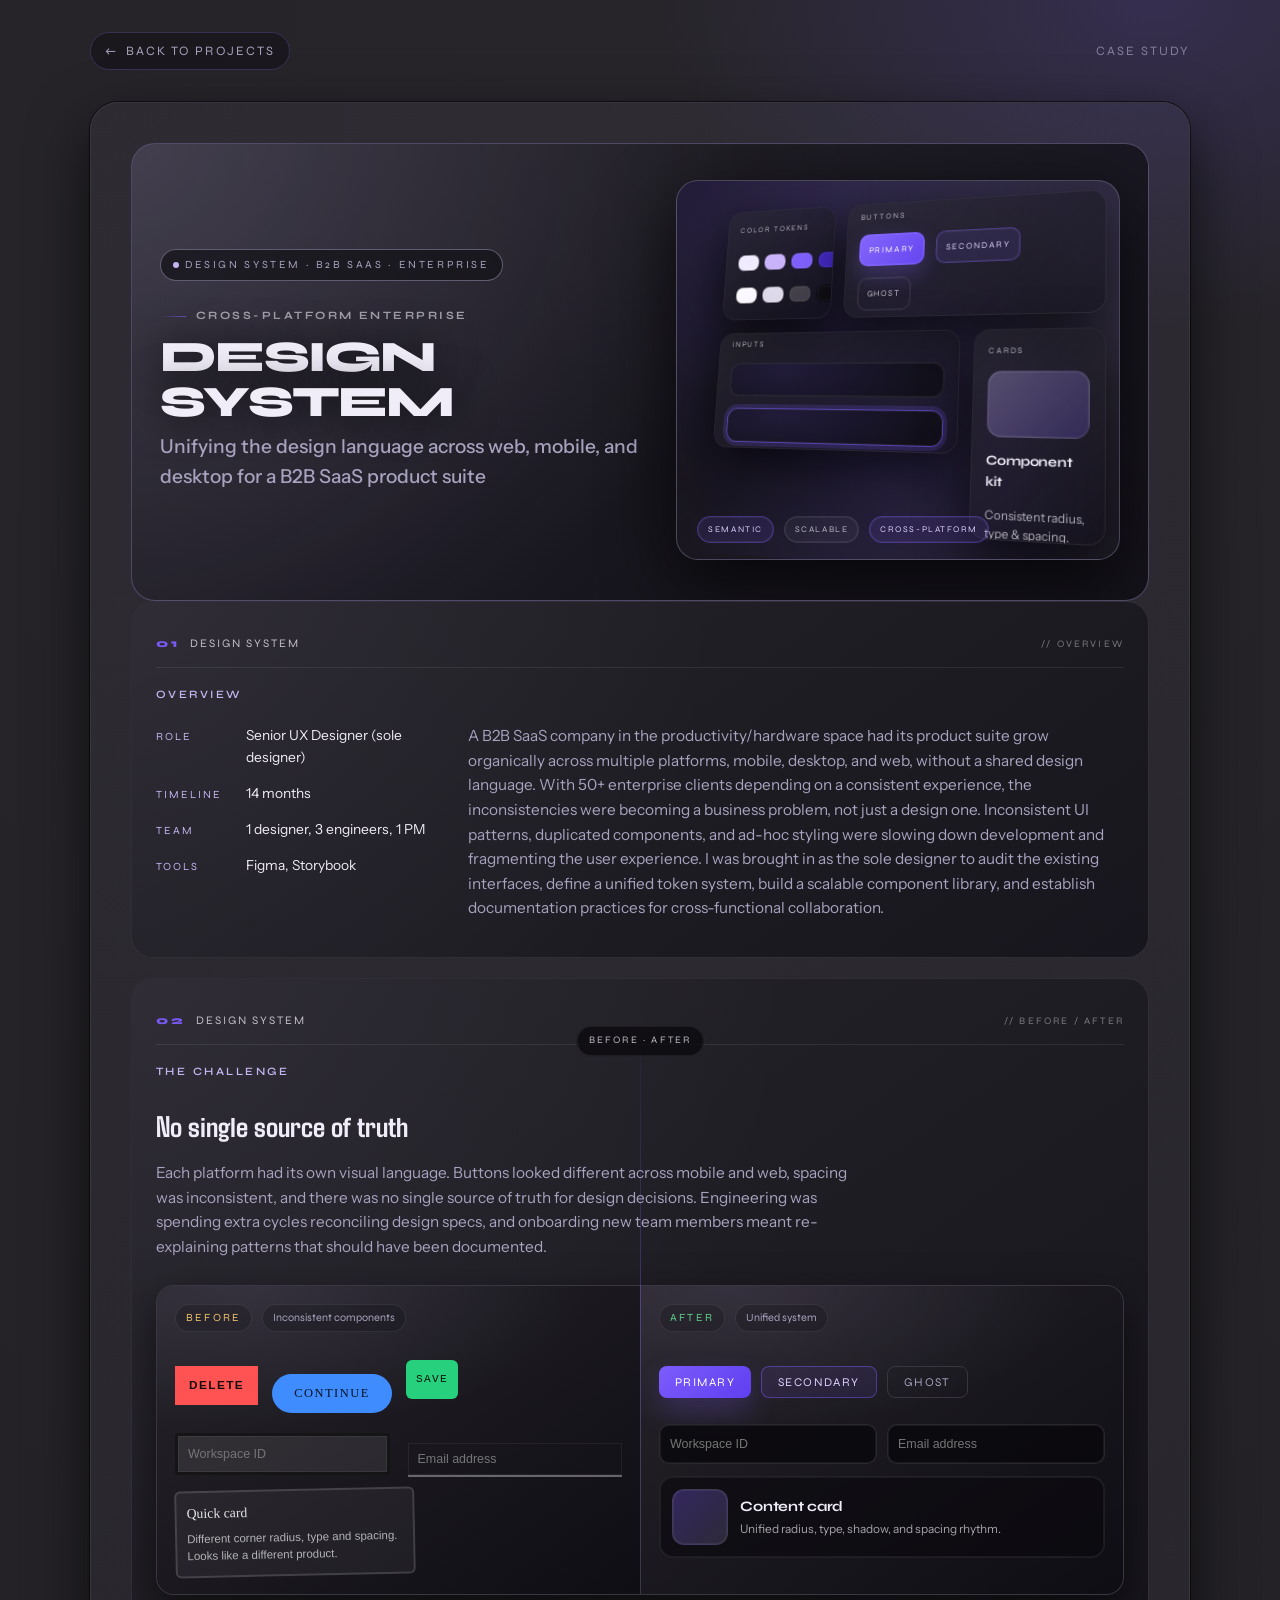
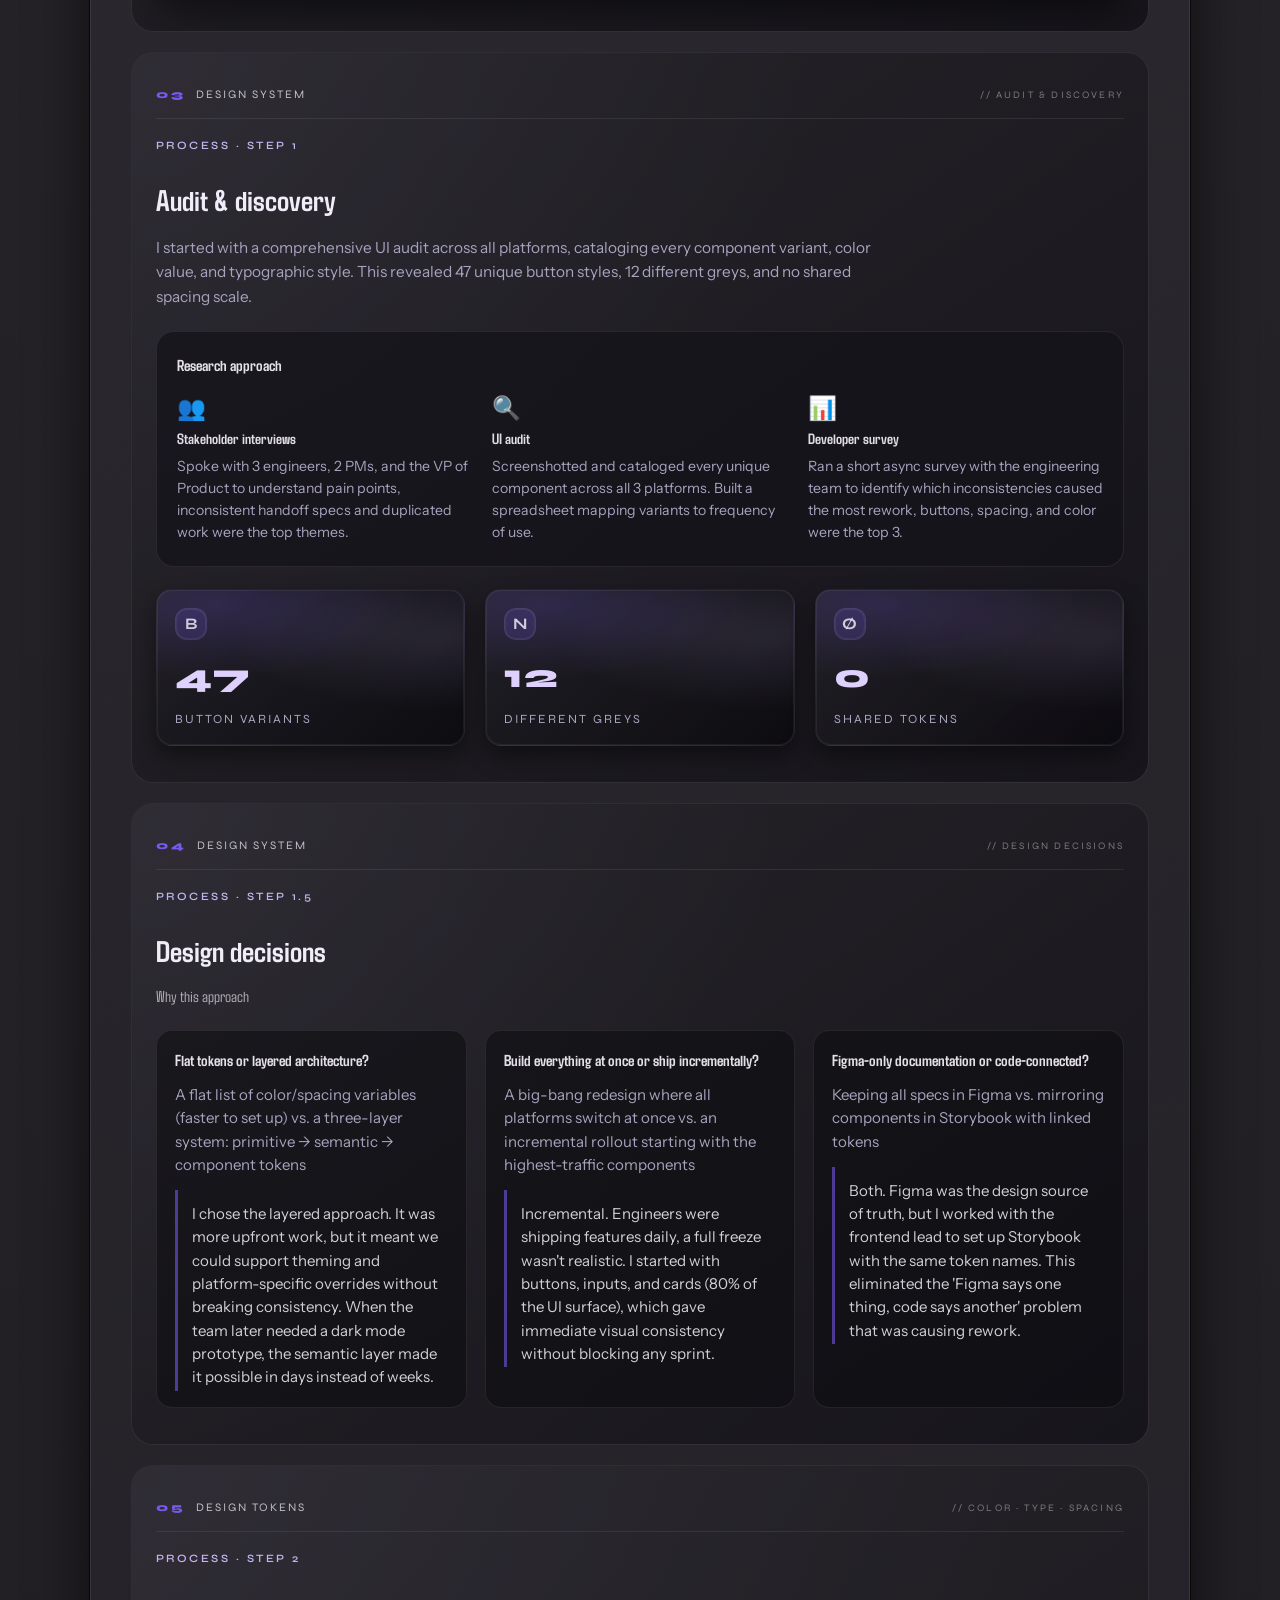
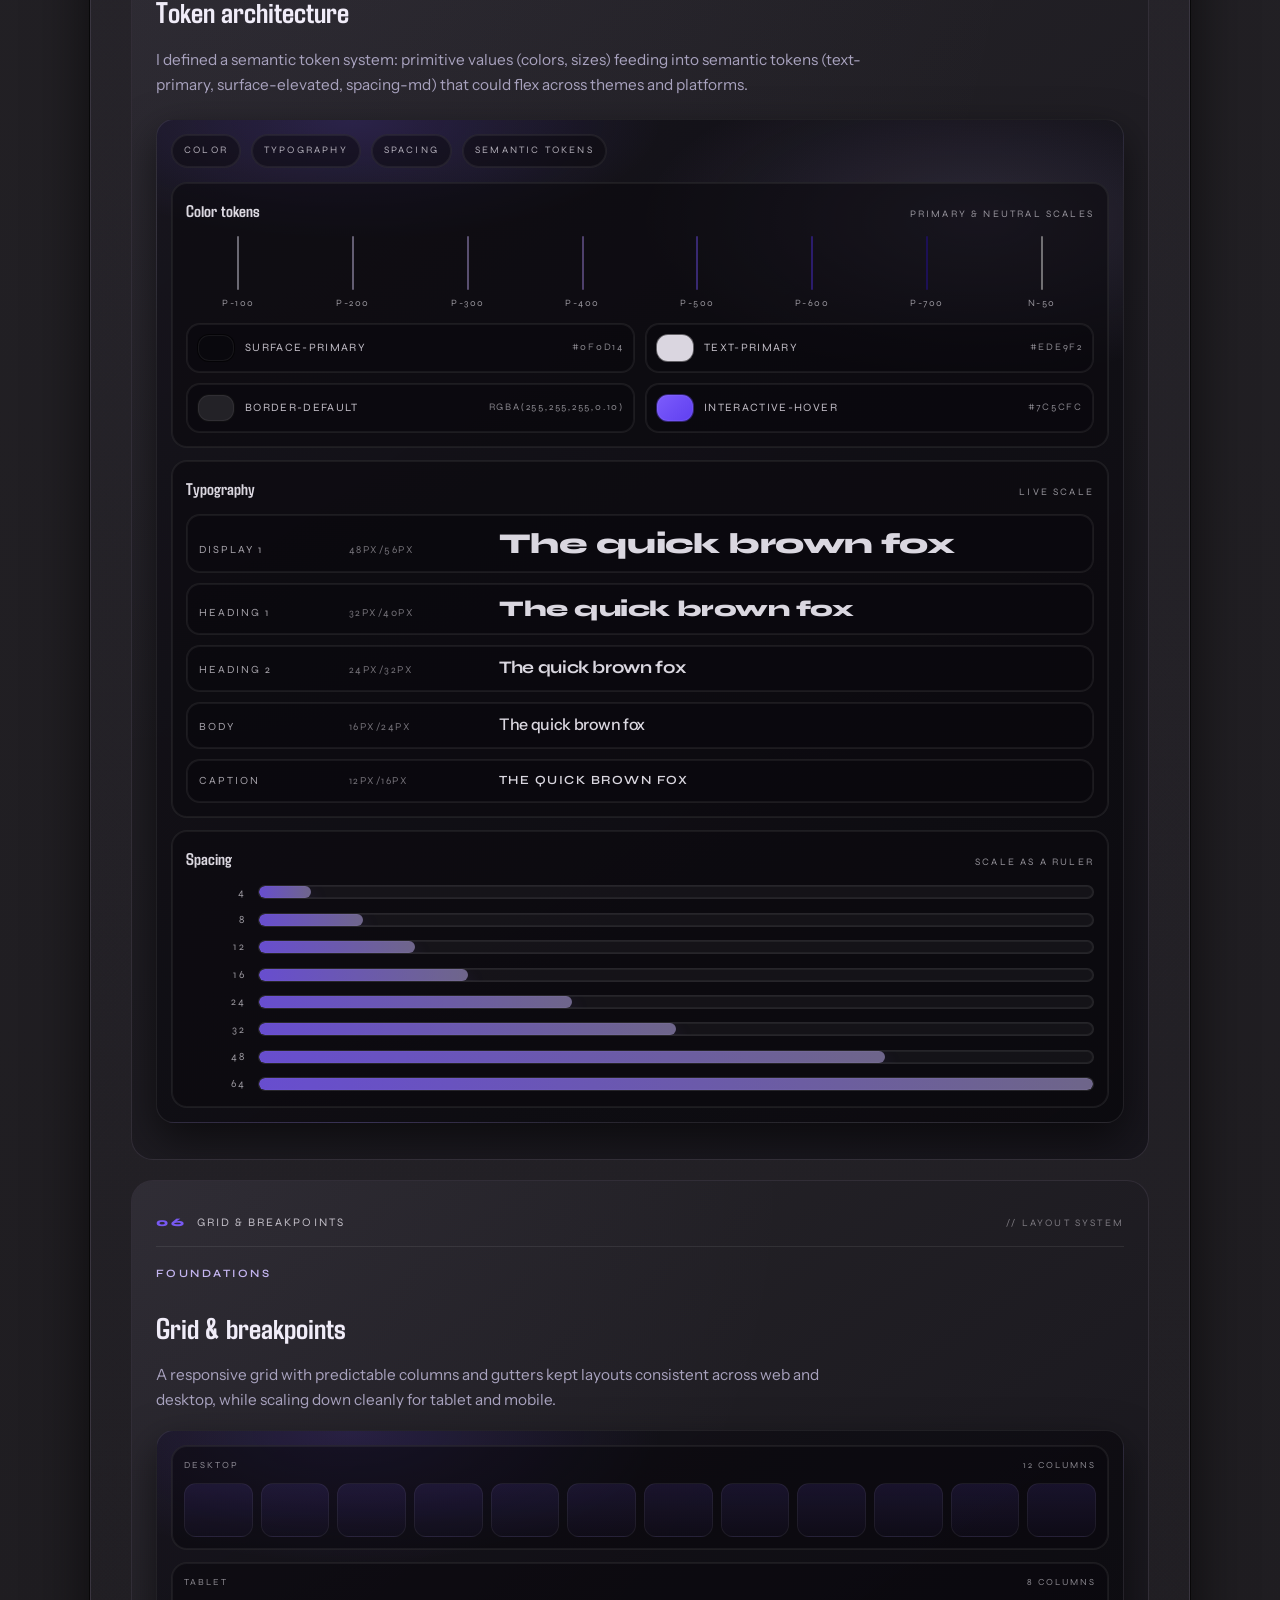
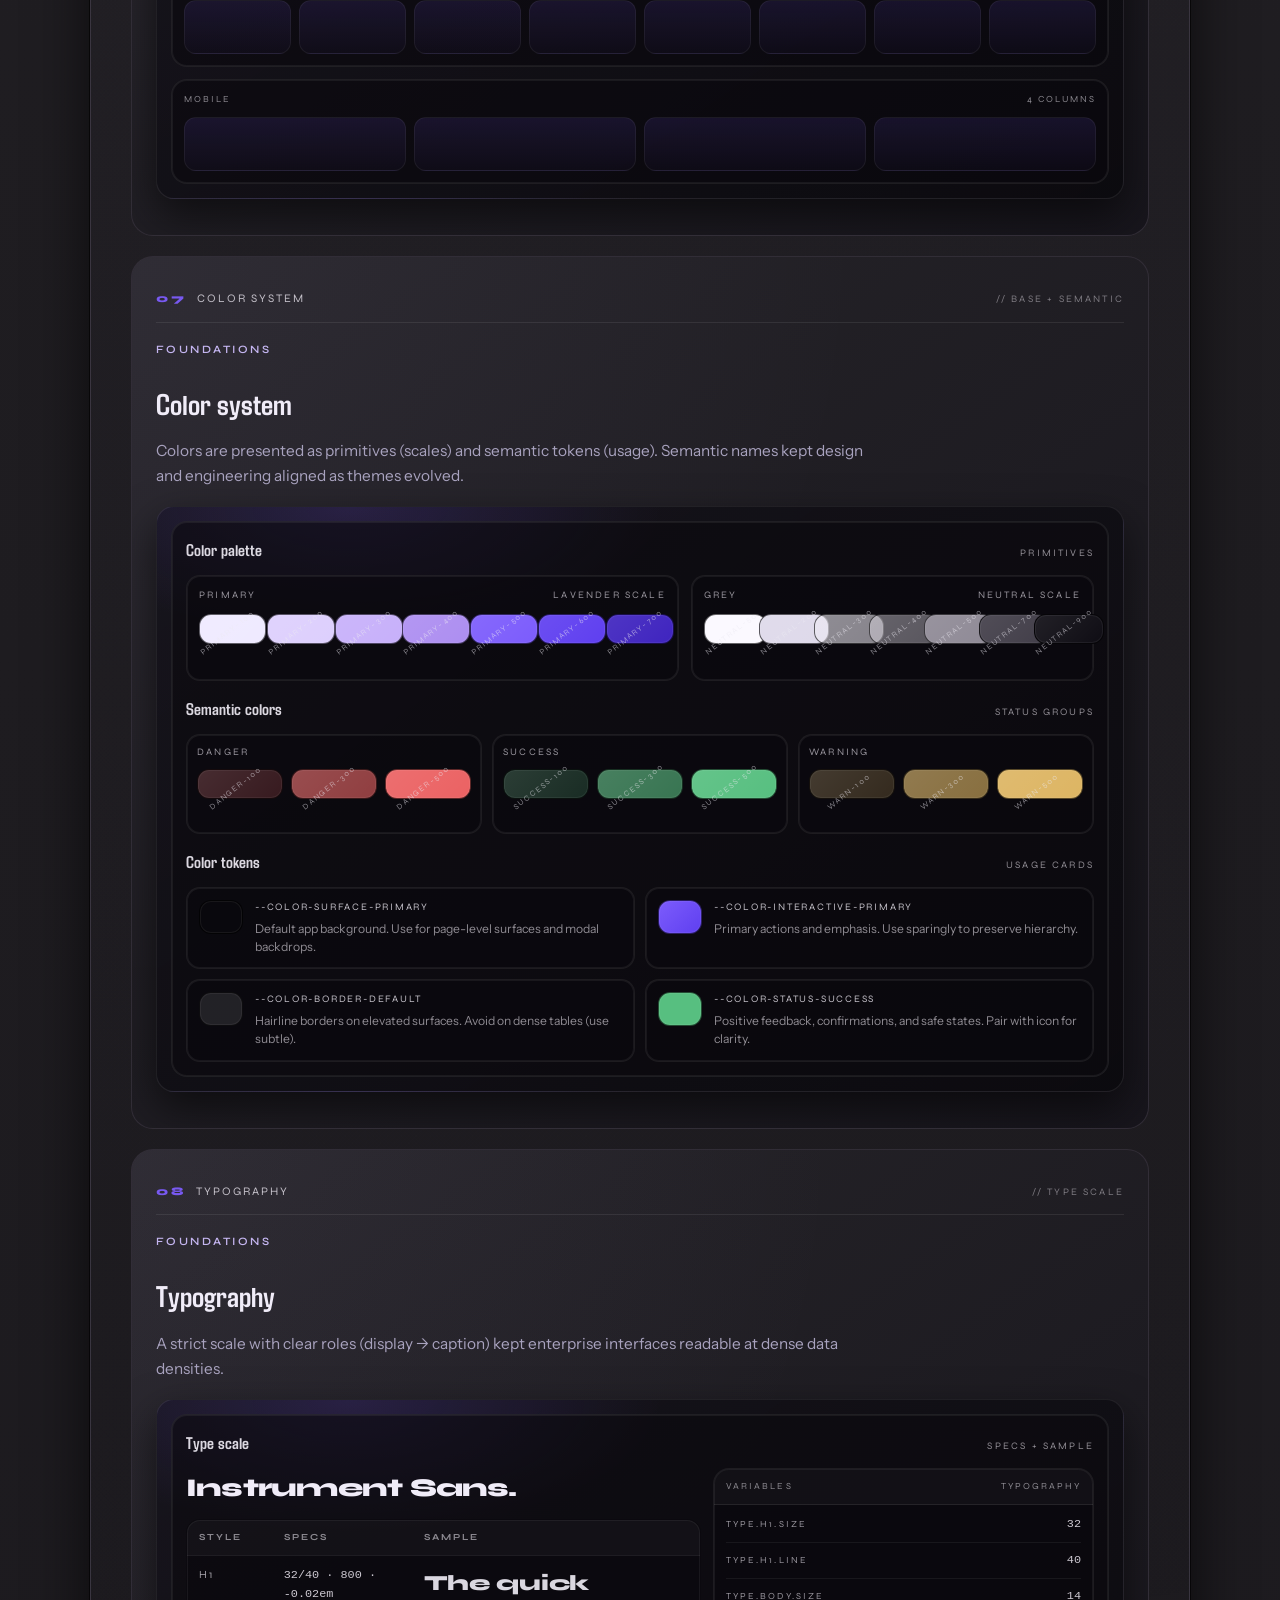
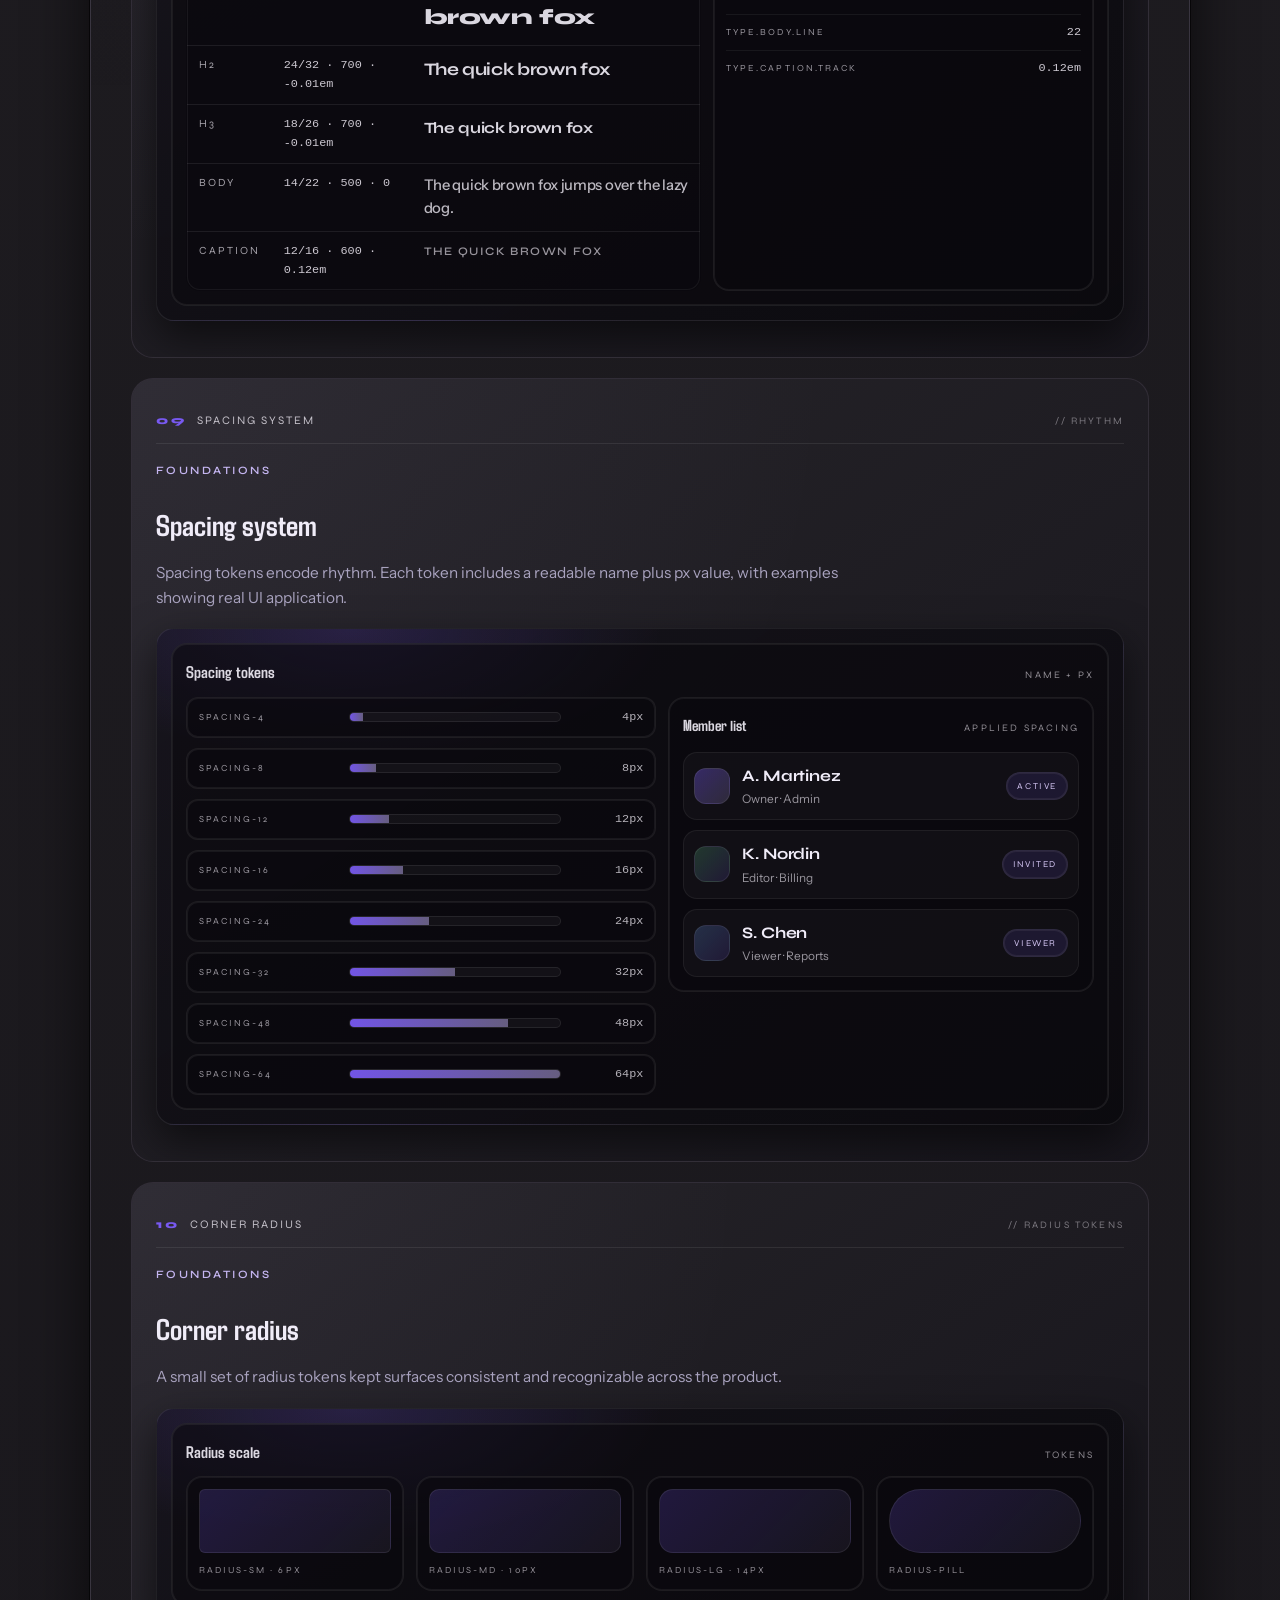
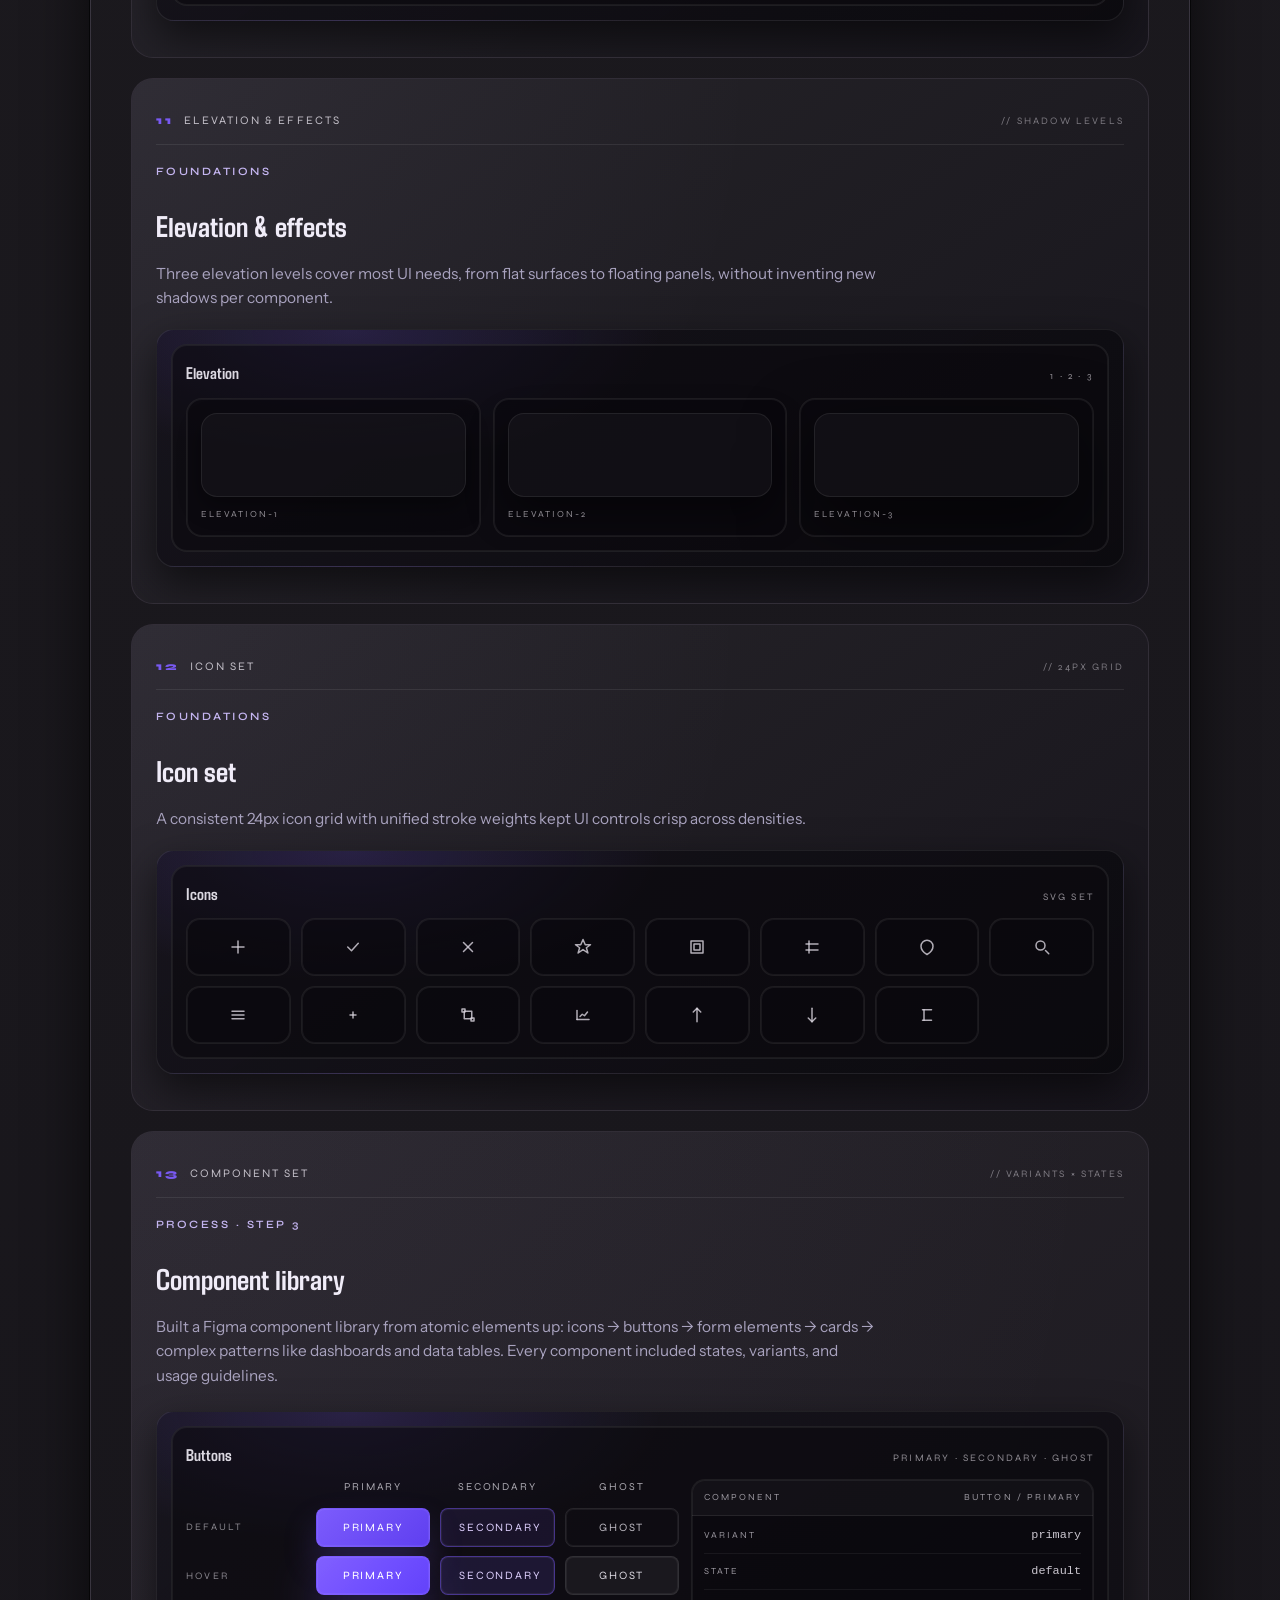
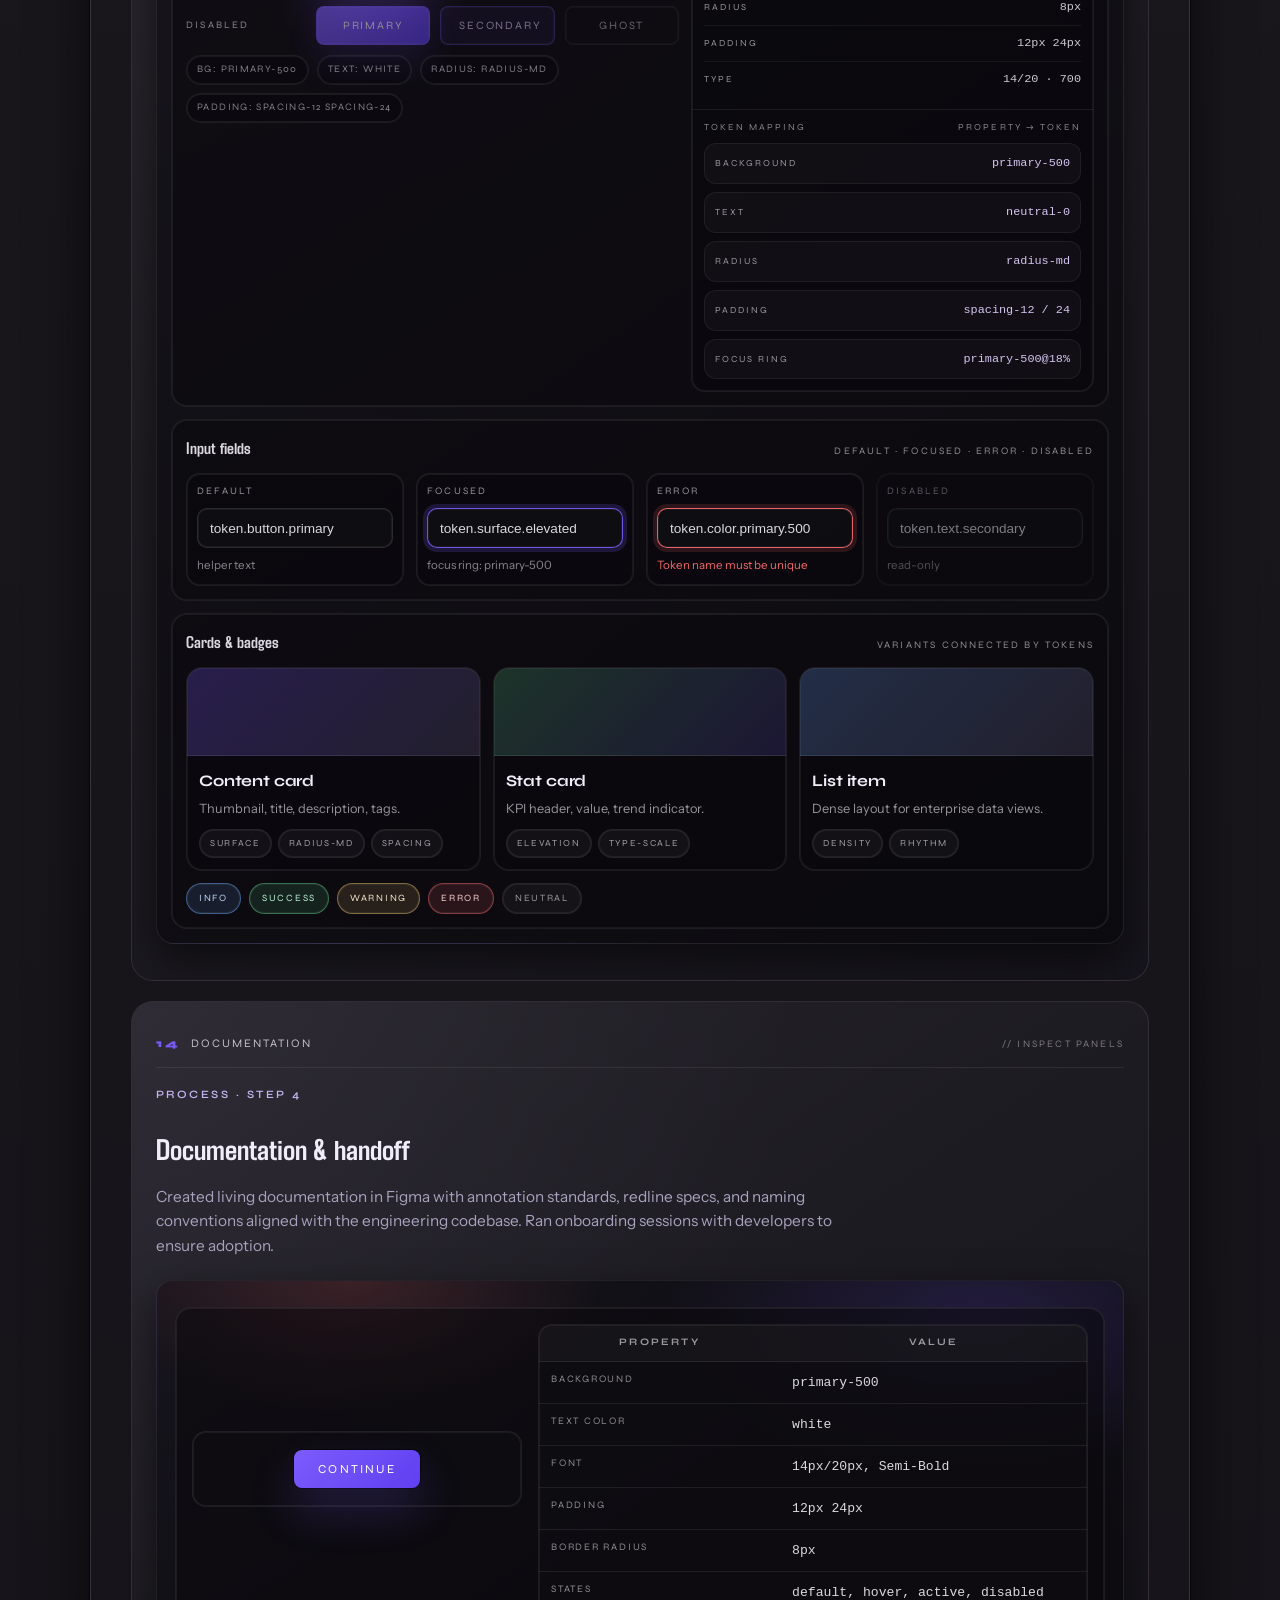
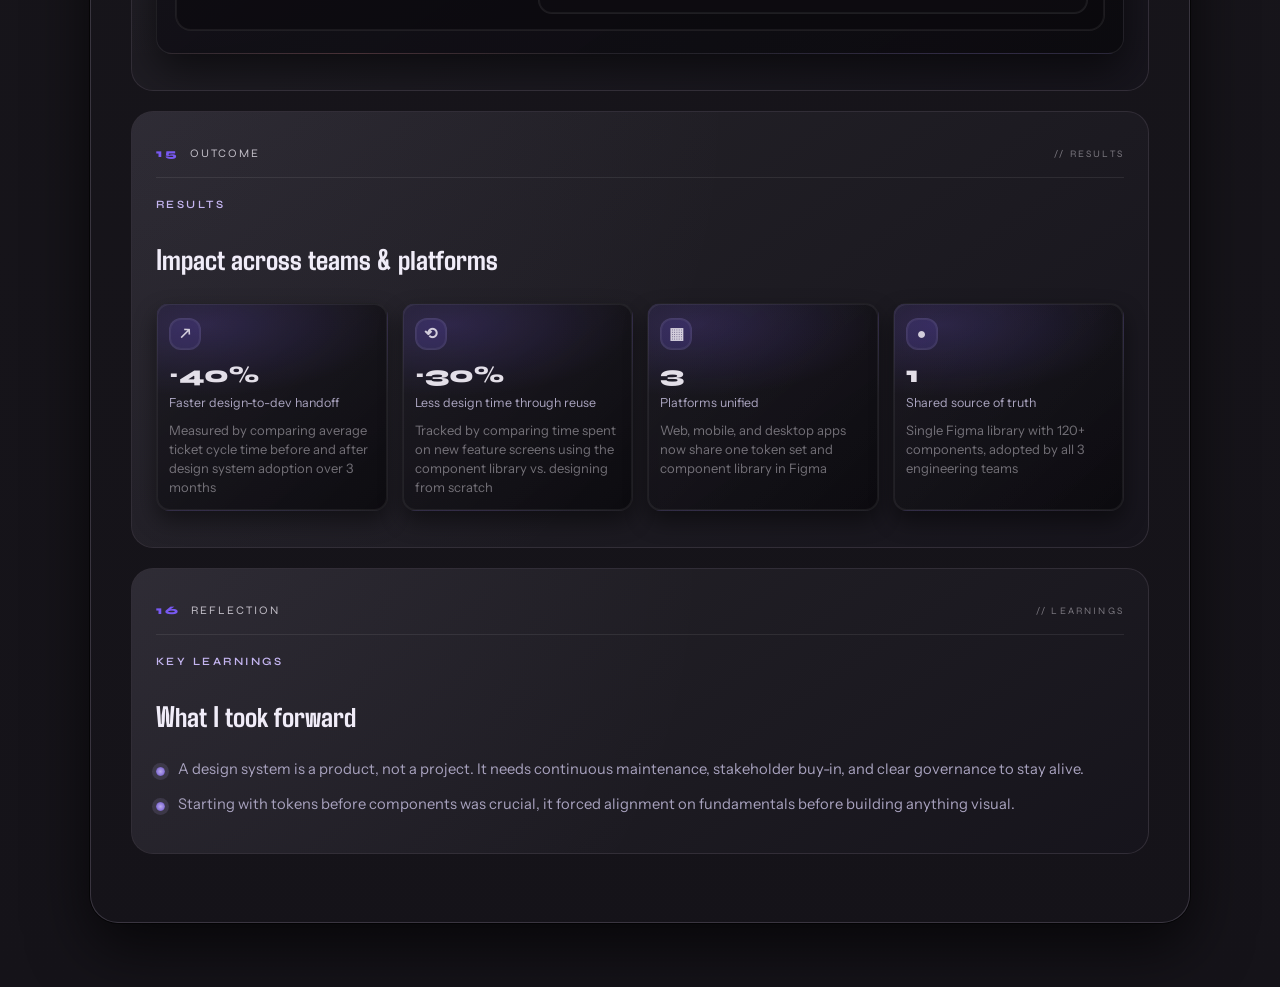
<file: design-system.html>
<!DOCTYPE html>
<html lang="en">
<head>
  <meta charset="UTF-8" />
  <meta name="viewport" content="width=device-width, initial-scale=1.0" />
  <link rel="icon" href="favicon.svg" type="image/svg+xml" />
  <title>Cross-Platform Enterprise Design System | Selinay Iblikci Yildirim</title>
  <style>
html {
  overflow-x: hidden !important;
}
</style>
  <link href="https://fonts.googleapis.com/css2?family=Agdasima:wght@400;700&family=Syne:wght@400;500;600;700;800&family=Instrument+Sans:wght@400;500;600;700&display=swap" rel="stylesheet" />
  <style>
    :root {
      /* Site palette */
      --bg: #1e1c20;
      --surface: #141220;
      --surface-hover: #1c1a2c;
      --text: #f0ecf8;
      --text-muted: #a8a2be;
      --accent: #c4b5f0;
      --accent-dim: #9683d4;
      --border: #28253a;
      --border-light: #363254;
      --heading-font: "Syne", sans-serif;
      --body-font: "Instrument Sans", sans-serif;
      --nav-font: "Agdasima", system-ui, -apple-system, sans-serif;

      /* Design system palette (lavender primary) */
      --p-100: #efeaff;
      --p-200: #ddcffd;
      --p-300: #c7b0fa;
      --p-400: #ad8ef1;
      --p-500: #7c5cfc;
      --p-600: #5f3ff0;
      --p-700: #3f24bf;

      --n-50: #fbf9ff;
      --n-200: #ded9ea;
      --n-500: #8f8a96;
      --n-700: #423e49;
      --n-900: #0f0d14;

      --success: #5fd08a;
      --warning: #f0c56b;
      --danger: #ff6b6b;
      --info: #6ea8ff;

      --shadow-lg: 0 24px 70px rgba(0,0,0,0.7);
      --shadow-md: 0 16px 40px rgba(0,0,0,0.55);
      --shadow-sm: 0 10px 22px rgba(0,0,0,0.45);
      --ring: 0 0 0 1px rgba(255,255,255,0.06) inset;
      --ring-strong: 0 0 0 1px rgba(184,169,232,0.25) inset;
    }

    *, *::before, *::after {
      box-sizing: border-box;
      margin: 0;
      padding: 0;
    }

    em, cite, dfn, i {
      font-style: normal;
    }

    html {
      scroll-behavior: smooth;
    }

    body {
      background:
        radial-gradient(1200px 700px at 20% -10%, rgba(184, 169, 232, 0.16), transparent 55%),
        radial-gradient(900px 600px at 90% 0%, rgba(124, 92, 252, 0.18), transparent 55%),
        radial-gradient(circle at top, #27252a 0, #1e1c20 45%, #151319 100%);
      color: var(--text);
      font-family: var(--body-font);
      line-height: 1.6;
      -webkit-font-smoothing: antialiased;
      padding: 32px 24px 64px;
      min-width: 0;
    }

    img,
    svg,
    video {
      max-width: 100%;
      height: auto;
    }

    main,
    .case-shell,
    .case-inner,
    .case-section-inner,
    .case-hero-inner {
      max-width: 100%;
      min-width: 0;
    }

    .table-scroll {
      overflow-x: auto;
      -webkit-overflow-scrolling: touch;
      max-width: 100%;
      min-width: 0;
    }

    a {
      color: inherit;
      text-decoration: none;
    }

    ::selection {
      background: var(--accent);
      color: var(--bg);
    }

    /* ===== SIMPLE TOP BAR ===== */
    .case-nav {
      max-width: 1100px;
      width: 100%;
      min-width: 0;
      margin: 0 auto 32px;
      display: flex;
      align-items: center;
      justify-content: space-between;
      font-family: var(--heading-font);
      font-size: 0.8rem;
      letter-spacing: 0.16em;
      text-transform: uppercase;
      color: var(--text-muted);
    }

    .case-back {
      display: inline-flex;
      align-items: center;
      gap: 8px;
      padding: 8px 14px;
      border-radius: 999px;
      border: 1px solid var(--border-light);
      background: rgba(21, 19, 25, 0.72);
      cursor: pointer;
      transition: all 0.25s ease;
    }

    .case-back:hover {
      border-color: var(--accent);
      color: var(--accent);
      transform: translateY(-1px);
    }

    .case-nav-label {
      opacity: 0.7;
    }

    /* ===== LAYOUT WRAPPER ===== */
    .case-shell {
      max-width: 1100px;
      width: 100%;
      min-width: 0;
      margin: 0 auto;
      background: radial-gradient(circle at top left, rgba(184, 169, 232, 0.05), transparent 55%);
      border-radius: 28px;
      border: 1px solid rgba(61, 57, 68, 0.9);
      box-shadow:
        0 24px 60px rgba(0, 0, 0, 0.65),
        0 0 0 1px rgba(0, 0, 0, 0.6);
      overflow: hidden;
    }

    .case-inner {
      padding: 40px 40px 48px;
      min-width: 0;
      overflow-x: clip;
    }

    .case-section {
      padding: 32px 24px 36px;
      border-radius: 22px;
      background: linear-gradient(145deg, rgba(39, 37, 42, 0.96), rgba(23, 21, 28, 0.96));
      border: 1px solid rgba(51, 47, 56, 0.95);
      margin-bottom: 20px;
      position: relative;
      overflow: hidden;
    }

    .case-section::before {
      content: "";
      position: absolute;
      inset: 0;
      background: radial-gradient(circle at top left, rgba(184, 169, 232, 0.08), transparent 55%);
      opacity: 0.8;
      pointer-events: none;
    }

    .case-section-inner {
      position: relative;
      z-index: 1;
      min-width: 0;
    }

    /* ===== SECTION NUMBERING (EDITORIAL) ===== */
    .sec-bar {
      display: flex;
      align-items: baseline;
      justify-content: space-between;
      gap: 14px;
      margin-bottom: 18px;
      padding-bottom: 14px;
      border-bottom: 1px solid rgba(255,255,255,0.08);
    }

    .sec-left {
      display: inline-flex;
      align-items: baseline;
      gap: 10px;
      min-width: 0;
    }

    .sec-num {
      font-family: var(--heading-font);
      font-weight: 800;
      font-size: 0.72rem;
      letter-spacing: 0.24em;
      text-transform: uppercase;
      color: rgba(124,92,252,0.95);
    }

    .sec-name {
      font-family: var(--heading-font);
      font-size: 0.72rem;
      letter-spacing: 0.18em;
      text-transform: uppercase;
      color: rgba(237,233,242,0.78);
      white-space: nowrap;
      overflow: hidden;
      text-overflow: ellipsis;
    }

    .sec-right {
      font-family: var(--heading-font);
      font-size: 0.62rem;
      letter-spacing: 0.22em;
      text-transform: uppercase;
      color: rgba(237,233,242,0.45);
      white-space: nowrap;
    }

    /* ===== FOUNDATION PAGES (NEW) ===== */
    .doc-surface {
      margin-top: 18px;
      border-radius: 18px;
      border: 1px solid rgba(255,255,255,0.08);
      background:
        radial-gradient(520px 220px at 20% 0%, rgba(124,92,252,0.18), transparent 60%),
        linear-gradient(145deg, rgba(18,16,24,0.78), rgba(10,9,13,0.84));
      box-shadow: var(--shadow-md);
      overflow: hidden;
    }

    .doc-inner {
      padding: 14px;
      display: grid;
      gap: 12px;
      min-width: 0;
      max-width: 100%;
    }

    .doc-card {
      border-radius: 16px;
      border: 1px solid rgba(255,255,255,0.08);
      background: rgba(12,11,16,0.62);
      box-shadow: var(--ring);
      padding: 14px;
      overflow: hidden;
    }

    .doc-card-title {
      display: flex;
      justify-content: space-between;
      align-items: baseline;
      gap: 12px;
      margin-bottom: 12px;
    }

    .doc-card-title h4 {
      font-family: var(--nav-font);
      font-size: 1.05rem;
      font-weight: 700;
      color: rgba(237,233,242,0.92);
    }

    .doc-card-title span {
      font-family: var(--heading-font);
      font-size: 0.62rem;
      letter-spacing: 0.22em;
      text-transform: uppercase;
      color: rgba(237,233,242,0.58);
    }

    /* Color system: grouped palettes + token cards */
    .palette-grid {
      display: grid;
      grid-template-columns: 1.1fr 0.9fr;
      gap: 12px;
    }

    .palette-group {
      border-radius: 14px;
      border: 1px solid rgba(255,255,255,0.08);
      background: rgba(10,9,13,0.55);
      box-shadow: var(--ring);
      padding: 12px;
      display: grid;
      gap: 10px;
    }

    .pg-title {
      font-family: var(--heading-font);
      font-size: 0.62rem;
      letter-spacing: 0.22em;
      text-transform: uppercase;
      color: rgba(237,233,242,0.62);
      display: flex;
      justify-content: space-between;
      gap: 10px;
    }

    .pg-swatches {
      display: grid;
      grid-template-columns: repeat(7, minmax(0, 1fr));
      gap: 8px;
      max-width: 100%;
      min-width: 0;
    }

    .pg-swatch {
      display: grid;
      gap: 6px;
      justify-items: center;
    }

    .pg-box {
      width: 100%;
      height: 30px;
      border-radius: 12px;
      border: 1px solid rgba(0,0,0,0.6);
      box-shadow: var(--ring);
      position: relative;
      overflow: hidden;
    }

    .pg-box::after {
      content: "";
      position: absolute;
      inset: 0;
      background: linear-gradient(135deg, rgba(255,255,255,0.16), rgba(255,255,255,0));
      opacity: 0.5;
      pointer-events: none;
    }

    .pg-label {
      font-family: var(--heading-font);
      font-size: 0.5rem;
      letter-spacing: 0.18em;
      text-transform: uppercase;
      color: rgba(237,233,242,0.55);
      white-space: nowrap;
      transform: rotate(-38deg);
      transform-origin: 0 0;
      height: 18px;
      line-height: 1;
    }

    .mini-groups {
      display: grid;
      grid-template-columns: repeat(3, minmax(0, 1fr));
      gap: 10px;
    }

    .mini-group {
      border-radius: 14px;
      border: 1px solid rgba(255,255,255,0.08);
      background: rgba(10,9,13,0.55);
      box-shadow: var(--ring);
      padding: 10px;
      display: grid;
      gap: 8px;
    }

    .mini-group .pg-swatches {
      grid-template-columns: repeat(3, minmax(0, 1fr));
    }

    .token-cards {
      margin-top: 12px;
      display: grid;
      grid-template-columns: repeat(2, minmax(0, 1fr));
      gap: 10px;
    }

    .token-card {
      border-radius: 14px;
      border: 1px solid rgba(255,255,255,0.08);
      background: rgba(10,9,13,0.55);
      box-shadow: var(--ring);
      padding: 12px;
      display: grid;
      grid-template-columns: 44px minmax(0, 1fr);
      gap: 12px;
      align-items: start;
    }

    .token-swatch {
      width: 44px;
      height: 34px;
      border-radius: 12px;
      border: 1px solid rgba(0,0,0,0.6);
      box-shadow: var(--ring);
    }

    .token-meta {
      display: grid;
      gap: 4px;
    }

    .token-name {
      font-family: var(--heading-font);
      font-size: 0.62rem;
      letter-spacing: 0.18em;
      text-transform: uppercase;
      color: rgba(237,233,242,0.82);
      white-space: nowrap;
      overflow: hidden;
      text-overflow: ellipsis;
    }

    .token-desc {
      font-size: 0.76rem;
      color: rgba(237,233,242,0.58);
      line-height: 1.5;
    }

    /* Typography page: font name + scale + variable panel */
    .type-board {
      display: grid;
      grid-template-columns: 1.15fr 0.85fr;
      gap: 12px;
    }

    .font-name {
      font-family: var(--heading-font);
      font-weight: 800;
      letter-spacing: -0.03em;
      font-size: 1.6rem;
      margin-bottom: 10px;
    }

    .type-table {
      width: 100%;
      border-collapse: collapse;
      border-radius: 14px;
      overflow: hidden;
      border: 1px solid rgba(255,255,255,0.08);
      background: rgba(10,9,13,0.55);
      box-shadow: var(--ring);
    }

    .type-table th, .type-table td {
      padding: 10px 12px;
      border-bottom: 1px solid rgba(255,255,255,0.08);
      text-align: left;
      vertical-align: top;
    }

    .type-table th {
      font-family: var(--heading-font);
      font-size: 0.58rem;
      letter-spacing: 0.22em;
      text-transform: uppercase;
      color: rgba(237,233,242,0.55);
      background: rgba(255,255,255,0.03);
    }

    .type-table td.sample {
      color: rgba(237,233,242,0.92);
      letter-spacing: -0.02em;
    }

    .var-panel {
      border-radius: 16px;
      border: 1px solid rgba(255,255,255,0.08);
      background: rgba(10,9,13,0.55);
      box-shadow: var(--ring);
      overflow: hidden;
    }

    .var-head {
      padding: 10px 12px;
      border-bottom: 1px solid rgba(255,255,255,0.08);
      display: flex;
      justify-content: space-between;
      align-items: center;
      font-family: var(--heading-font);
      font-size: 0.58rem;
      letter-spacing: 0.22em;
      text-transform: uppercase;
      color: rgba(237,233,242,0.55);
      background: rgba(255,255,255,0.03);
    }

    .var-rows {
      padding: 10px 12px;
      display: grid;
      gap: 8px;
    }

    .var-row {
      display: grid;
      grid-template-columns: 1fr auto;
      gap: 10px;
      align-items: baseline;
      padding-bottom: 8px;
      border-bottom: 1px solid rgba(255,255,255,0.06);
    }

    .var-row:last-child { border-bottom: none; padding-bottom: 0; }

    .var-key {
      font-family: var(--heading-font);
      font-size: 0.58rem;
      letter-spacing: 0.22em;
      text-transform: uppercase;
      color: rgba(237,233,242,0.62);
    }

    .var-val {
      font-family: ui-monospace, SFMono-Regular, Menlo, Monaco, Consolas, "Liberation Mono", "Courier New", monospace;
      font-size: 0.74rem;
      color: rgba(237,233,242,0.85);
    }

    /* Spacing system: token bars + UI example */
    .spacing-board {
      display: grid;
      grid-template-columns: 1.05fr 0.95fr;
      gap: 12px;
      align-items: start;
    }

    .space-token-row {
      display: grid;
      grid-template-columns: 140px minmax(0, 1fr) 72px;
      gap: 10px;
      align-items: center;
      padding: 10px 12px;
      border-radius: 12px;
      border: 1px solid rgba(255,255,255,0.08);
      background: rgba(10,9,13,0.55);
      box-shadow: var(--ring);
    }

    .space-token-name {
      font-family: var(--heading-font);
      font-size: 0.58rem;
      letter-spacing: 0.22em;
      text-transform: uppercase;
      color: rgba(237,233,242,0.62);
      white-space: nowrap;
    }

    .space-token-bar {
      height: 10px;
      border-radius: 999px;
      border: 1px solid rgba(255,255,255,0.08);
      background: rgba(255,255,255,0.04);
      overflow: hidden;
    }

    .space-token-bar > span {
      display: block;
      height: 100%;
      width: var(--w);
      background: linear-gradient(90deg, rgba(124,92,252,0.9), rgba(184,169,232,0.5));
    }

    .space-token-val {
      font-family: ui-monospace, SFMono-Regular, Menlo, Monaco, Consolas, "Liberation Mono", "Courier New", monospace;
      font-size: 0.74rem;
      color: rgba(237,233,242,0.75);
      text-align: right;
      white-space: nowrap;
    }

    .spacing-example {
      border-radius: 16px;
      border: 1px solid rgba(255,255,255,0.08);
      background: rgba(10,9,13,0.55);
      box-shadow: var(--ring);
      padding: 14px;
      display: grid;
      gap: 10px;
    }

    .member-row {
      display: grid;
      grid-template-columns: 36px 1fr auto;
      gap: 12px;
      align-items: center;
      padding: 10px 10px;
      border-radius: 14px;
      border: 1px solid rgba(255,255,255,0.06);
      background: rgba(255,255,255,0.03);
    }

    .avatar {
      width: 36px;
      height: 36px;
      border-radius: 12px;
      background: linear-gradient(135deg, rgba(124,92,252,0.35), rgba(184,169,232,0.18));
      border: 1px solid rgba(255,255,255,0.08);
    }

    .member-name {
      font-family: var(--heading-font);
      font-weight: 700;
      letter-spacing: -0.01em;
    }

    .member-sub {
      font-size: 0.74rem;
      color: rgba(237,233,242,0.62);
      margin-top: 2px;
    }

    /* Grid & breakpoints */
    .breakpoints {
      display: grid;
      gap: 12px;
    }

    .bp {
      border-radius: 16px;
      border: 1px solid rgba(255,255,255,0.08);
      background: rgba(10,9,13,0.55);
      box-shadow: var(--ring);
      padding: 12px;
      display: grid;
      gap: 10px;
    }

    .bp-head {
      display: flex;
      justify-content: space-between;
      align-items: baseline;
      gap: 10px;
      font-family: var(--heading-font);
      font-size: 0.58rem;
      letter-spacing: 0.22em;
      text-transform: uppercase;
      color: rgba(237,233,242,0.55);
    }

    .cols {
      display: grid;
      gap: 8px;
      grid-template-columns: repeat(var(--cols), minmax(0, 1fr));
    }

    .col {
      height: 54px;
      border-radius: 12px;
      border: 1px solid rgba(255,255,255,0.06);
      background: linear-gradient(180deg, rgba(124,92,252,0.12), rgba(124,92,252,0.03));
    }

    /* Corner radius */
    .radius-grid {
      display: grid;
      grid-template-columns: repeat(4, minmax(0, 1fr));
      gap: 12px;
    }

    .radius-box {
      border-radius: 16px;
      border: 1px solid rgba(255,255,255,0.08);
      background: rgba(10,9,13,0.55);
      box-shadow: var(--ring);
      padding: 12px;
      display: grid;
      gap: 10px;
    }

    .radius-demo {
      height: 64px;
      background: linear-gradient(135deg, rgba(124,92,252,0.20), rgba(184,169,232,0.08));
      border: 1px solid rgba(255,255,255,0.08);
      border-radius: var(--r);
    }

    .radius-label {
      font-family: var(--heading-font);
      font-size: 0.58rem;
      letter-spacing: 0.22em;
      text-transform: uppercase;
      color: rgba(237,233,242,0.58);
    }

    /* Elevation */
    .elevation-grid {
      display: grid;
      grid-template-columns: repeat(3, minmax(0, 1fr));
      gap: 12px;
    }

    .elev {
      border-radius: 16px;
      border: 1px solid rgba(255,255,255,0.08);
      background: rgba(10,9,13,0.55);
      padding: 14px;
      display: grid;
      gap: 10px;
      box-shadow: var(--ring);
    }

    .elev .card {
      height: 84px;
      border-radius: 16px;
      border: 1px solid rgba(255,255,255,0.08);
      background: rgba(255,255,255,0.03);
      box-shadow: var(--sh);
    }

    .elev-label {
      font-family: var(--heading-font);
      font-size: 0.58rem;
      letter-spacing: 0.22em;
      text-transform: uppercase;
      color: rgba(237,233,242,0.58);
    }

    /* Icon set */
    .icon-grid {
      display: grid;
      grid-template-columns: repeat(8, minmax(0, 1fr));
      gap: 10px;
    }

    .icon-cell {
      border-radius: 14px;
      border: 1px solid rgba(255,255,255,0.08);
      background: rgba(10,9,13,0.55);
      box-shadow: var(--ring);
      height: 58px;
      display: grid;
      place-items: center;
      color: rgba(237,233,242,0.80);
    }

    .icon-cell svg {
      width: 18px;
      height: 18px;
      stroke: currentColor;
      fill: none;
      stroke-width: 2;
      stroke-linecap: round;
      stroke-linejoin: round;
      opacity: 0.92;
    }

    .method-tag {
      font-family: var(--heading-font);
      font-size: 0.56rem;
      letter-spacing: 0.18em;
      text-transform: uppercase;
      padding: 6px 10px;
      border-radius: 999px;
      border: 1px solid rgba(255,255,255,0.08);
      background: rgba(124,92,252,0.12);
      color: rgba(221,207,253,0.95);
      box-shadow: var(--ring);
      white-space: nowrap;
    }

    .case-kicker {
      font-family: var(--heading-font);
      font-size: 0.7rem;
      font-weight: 600;
      letter-spacing: 0.22em;
      text-transform: uppercase;
      color: var(--accent);
      margin-bottom: 20px;
    }

    .case-h2 {
      font-family: var(--nav-font);
      font-weight: 700;
      font-size: clamp(1.6rem, 2.4vw, 1.9rem);
      margin-bottom: 12px;
      letter-spacing: 0;
    }

    .case-body {
      font-size: 0.96rem;
      color: var(--text-muted);
      max-width: 720px;
    }

    /* ===== HERO ===== */
    .case-hero {
      padding: 36px 28px 40px;
      border-radius: 24px;
      background:
        radial-gradient(circle at top left, rgba(184, 169, 232, 0.18), transparent 55%),
        linear-gradient(145deg, #27252a 0%, #18161e 60%, #15131a 100%);
      border: 1px solid rgba(90, 81, 114, 0.85);
      position: relative;
      overflow: hidden;
    }

    .case-hero::after {
      content: "";
      position: absolute;
      inset: -80px;
      background-image:
        radial-gradient(circle at 0 0, rgba(255, 255, 255, 0.08), transparent 55%),
        radial-gradient(circle at 100% 0, rgba(184, 169, 232, 0.16), transparent 55%);
      mix-blend-mode: soft-light;
      opacity: 0.5;
      pointer-events: none;
    }

    .case-hero-inner {
      position: relative;
      z-index: 1;
      display: flex;
      flex-direction: column;
      gap: 20px;
    }

    .case-tags {
      display: inline-flex;
      flex-wrap: wrap;
      gap: 8px;
      font-family: var(--heading-font);
      font-size: 0.68rem;
      letter-spacing: 0.24em;
      text-transform: uppercase;
      color: var(--text-muted);
    }

    .case-tag-pill {
      padding: 6px 12px;
      border-radius: 999px;
      border: 1px solid rgba(114, 108, 132, 0.8);
      background: rgba(21, 19, 25, 0.75);
      display: inline-flex;
      align-items: center;
      gap: 6px;
    }

    .case-tag-pill::before {
      content: "";
      width: 6px;
      height: 6px;
      border-radius: 50%;
      background: var(--accent);
    }

    .case-title {
      font-family: var(--heading-font);
      font-size: clamp(2.2rem, 3.4vw, 3.2rem);
      font-weight: 800;
      letter-spacing: -0.04em;
      text-transform: uppercase;
      line-height: 1.02;
      text-shadow: 0 0 40px rgba(0, 0, 0, 0.7);
      margin-bottom: 8px;
    }

    .case-eyebrow {
      font-family: var(--heading-font);
      font-size: 0.7rem;
      font-weight: 700;
      letter-spacing: 0.22em;
      text-transform: uppercase;
      color: rgba(237,233,242,0.62);
      display: inline-flex;
      align-items: center;
      gap: 10px;
      margin-bottom: 10px;
    }

    .case-eyebrow::before {
      content: "";
      width: 26px;
      height: 1px;
      background: linear-gradient(90deg, rgba(124,92,252,0), rgba(124,92,252,0.7));
      opacity: 0.9;
    }

    .case-tagline {
      font-family: var(--body-font);
      font-weight: 500;
      font-size: clamp(1.1rem, 1.5vw, 1.3rem);
      color: var(--text-muted);
      max-width: 540px;
      line-height: 1.55;
    }

    /* ===== HERO POSTER VISUAL ===== */
    .hero-grid {
      display: grid;
      grid-template-columns: minmax(0, 1.05fr) minmax(0, 0.95fr);
      gap: 26px;
      align-items: center;
    }

    .hero-copy {
      display: flex;
      flex-direction: column;
      gap: 18px;
    }

    .hero-poster {
      position: relative;
      border-radius: 22px;
      border: 1px solid rgba(114, 108, 132, 0.55);
      background:
        radial-gradient(800px 520px at 30% 10%, rgba(124, 92, 252, 0.18), transparent 55%),
        radial-gradient(600px 520px at 90% 20%, rgba(184, 169, 232, 0.18), transparent 60%),
        linear-gradient(145deg, rgba(18, 16, 24, 0.9), rgba(33, 30, 40, 0.92));
      box-shadow: var(--shadow-lg);
      overflow: hidden;
      padding: 20px;
      min-height: 380px;
      isolation: isolate;
    }

    .hero-poster::before {
      content: "";
      position: absolute;
      inset: -2px;
      background:
        radial-gradient(circle at 25% 10%, rgba(255,255,255,0.08), transparent 45%),
        radial-gradient(circle at 80% 30%, rgba(255,255,255,0.06), transparent 50%);
      opacity: 0.7;
      pointer-events: none;
      mix-blend-mode: soft-light;
      z-index: 0;
    }

    .poster-stage {
      position: absolute;
      inset: 14px 14px 56px;
      transform: perspective(900px) rotateX(10deg) rotateY(-18deg) rotateZ(2deg);
      transform-origin: 60% 40%;
      display: grid;
      place-items: center;
      z-index: 1;
      pointer-events: none;
    }

    .poster-grid {
      width: min(520px, 100%);
      aspect-ratio: 16/13;
      display: grid;
      grid-template-columns: repeat(6, 1fr);
      grid-template-rows: auto auto auto;
      grid-auto-rows: auto;
      gap: 14px;
      position: relative;
      filter: drop-shadow(0 20px 40px rgba(0,0,0,0.55));
    }

    .poster-grid::after {
      content: "";
      position: absolute;
      inset: -30px;
      background:
        radial-gradient(circle at 50% 80%, rgba(124, 92, 252, 0.22), transparent 60%);
      opacity: 0.65;
      pointer-events: none;
      z-index: -1;
    }

    .glass-card {
      border-radius: 16px;
      border: 1px solid rgba(255,255,255,0.08);
      background: rgba(18, 16, 24, 0.55);
      backdrop-filter: blur(16px);
      -webkit-backdrop-filter: blur(16px);
      box-shadow: 0 18px 50px rgba(0,0,0,0.55);
      position: relative;
      overflow: hidden;
    }

    .glass-card::before {
      content: "";
      position: absolute;
      inset: 0;
      background: linear-gradient(135deg, rgba(255,255,255,0.12), rgba(255,255,255,0));
      opacity: 0.55;
      pointer-events: none;
    }

    .poster-chip {
      grid-column: span 2;
      display: grid;
      gap: 10px;
      padding: 14px;
    }

    .chip-row {
      display: flex;
      gap: 6px;
      align-items: center;
    }

    .chip {
      width: 26px;
      height: 18px;
      border-radius: 8px;
      border: 1px solid rgba(0,0,0,0.45);
      box-shadow: var(--ring);
    }

    .chip.p100 { background: var(--p-100); }
    .chip.p300 { background: var(--p-300); }
    .chip.p500 { background: var(--p-500); }
    .chip.p700 { background: var(--p-700); }
    .chip.n50 { background: var(--n-50); }
    .chip.n200 { background: var(--n-200); }
    .chip.n700 { background: var(--n-700); }
    .chip.n900 { background: var(--n-900); }

    .poster-buttons {
      grid-column: 3 / span 4;
      padding: 14px;
      display: flex;
      flex-direction: column;
      gap: 12px;
      justify-content: center;
    }

    .poster-btn-row {
      display: flex;
      gap: 12px;
      align-items: center;
      flex-wrap: wrap;
    }

    .ds-btn {
      font-family: var(--heading-font);
      font-size: 0.56rem;
      letter-spacing: 0.18em;
      text-transform: uppercase;
      border-radius: 10px;
      padding: 9px 10px;
      border: 1px solid rgba(255,255,255,0.08);
      background: rgba(12, 10, 16, 0.55);
      color: var(--text);
      box-shadow: var(--ring);
      white-space: nowrap;
    }

    .ds-btn.primary {
      background: linear-gradient(135deg, var(--p-500), var(--p-600));
      border-color: rgba(124, 92, 252, 0.55);
      color: #fff;
      box-shadow: 0 10px 24px rgba(124,92,252,0.28), var(--ring);
    }

    .ds-btn.secondary {
      background: rgba(124,92,252,0.12);
      color: var(--p-200);
      border-color: rgba(124, 92, 252, 0.35);
    }

    .ds-btn.ghost {
      background: transparent;
      color: rgba(237,233,242,0.8);
      border-color: rgba(255,255,255,0.08);
    }

    .poster-inputs {
      grid-column: 1 / span 4;
      grid-row: 2;
      padding: 14px;
      display: grid;
      gap: 12px;
      align-content: center;
    }

    .mini-label {
      font-family: var(--heading-font);
      font-size: 0.52rem;
      letter-spacing: 0.22em;
      text-transform: uppercase;
      color: rgba(237,233,242,0.7);
    }

    .mini-input {
      height: 36px;
      border-radius: 12px;
      background: rgba(10, 9, 13, 0.58);
      border: 1px solid rgba(255,255,255,0.08);
      box-shadow: var(--ring);
      position: relative;
      overflow: hidden;
    }

    .mini-input::after {
      content: "";
      position: absolute;
      inset: 0;
      background: radial-gradient(280px 90px at 25% 20%, rgba(124, 92, 252, 0.18), transparent 60%);
      opacity: 0.8;
      pointer-events: none;
    }

    .poster-card {
      grid-column: 5 / span 2;
      grid-row: 2 / span 2;
      padding: 14px;
      display: grid;
      gap: 12px;
      align-content: start;
    }

    .mini-thumb {
      height: 64px;
      border-radius: 14px;
      background: linear-gradient(135deg, rgba(184,169,232,0.32), rgba(124,92,252,0.22));
      border: 1px solid rgba(255,255,255,0.08);
      box-shadow: var(--ring);
    }

    .mini-title {
      font-family: var(--heading-font);
      font-size: 0.8rem;
      font-weight: 700;
      letter-spacing: -0.01em;
    }

    .mini-sub {
      font-size: 0.72rem;
      color: rgba(237,233,242,0.72);
      line-height: 1.5;
    }

    .poster-badges-wrap {
      position: absolute;
      left: 20px;
      right: 20px;
      bottom: 16px;
      z-index: 2;
      display: flex;
      justify-content: flex-start;
      gap: 10px;
      flex-wrap: wrap;
      pointer-events: none;
    }

    .mini-badge {
      font-family: var(--heading-font);
      font-size: 0.54rem;
      letter-spacing: 0.18em;
      text-transform: uppercase;
      padding: 6px 10px;
      border-radius: 999px;
      border: 1px solid rgba(255,255,255,0.08);
      background: rgba(10, 9, 13, 0.55);
      color: rgba(237,233,242,0.72);
      box-shadow: var(--ring);
      white-space: nowrap;
    }

    .mini-badge.accent {
      background: rgba(124,92,252,0.12);
      border-color: rgba(124,92,252,0.35);
      color: var(--p-200);
    }

    .mini-badge.neutral {
      background: rgba(255,255,255,0.04);
      border-color: rgba(255,255,255,0.08);
    }

    /* ===== OVERVIEW ===== */
    .overview-grid {
      display: grid;
      grid-template-columns: minmax(0, 280px) minmax(0, 1fr);
      gap: 32px;
      align-items: flex-start;
    }

    .overview-meta {
      display: grid;
      grid-template-columns: 1fr;
      gap: 14px;
      font-size: 0.83rem;
      color: var(--text-muted);
    }

    .overview-meta-item {
      display: grid;
      grid-template-columns: 80px minmax(0, 1fr);
      gap: 10px;
      align-items: baseline;
    }

    .meta-label {
      font-family: var(--heading-font);
      font-size: 0.68rem;
      letter-spacing: 0.18em;
      text-transform: uppercase;
      color: var(--accent);
    }

    .meta-value {
      color: var(--text);
      font-size: 0.86rem;
    }

    /* ===== THE CHALLENGE - BEFORE / AFTER SHOWPIECE ===== */
    .challenge-layout {
      display: grid;
      grid-template-columns: minmax(0, 1.1fr) minmax(0, 1.1fr);
      gap: 0;
      margin-top: 26px;
      border-radius: 18px;
      border: 1px solid rgba(61,57,68,0.95);
      overflow: hidden;
      background: rgba(18,16,24,0.65);
      box-shadow: var(--shadow-md);
    }

    .challenge-panel {
      background:
        radial-gradient(560px 240px at 20% 0%, rgba(184,169,232,0.12), transparent 60%),
        linear-gradient(145deg, rgba(39,37,42,0.88), rgba(15,13,20,0.88));
      padding: 18px 18px 18px;
      position: relative;
      overflow: hidden;
    }

    .challenge-panel + .challenge-panel {
      border-left: 1px solid rgba(61,57,68,0.95);
    }

    .split-label {
      position: absolute;
      top: 14px;
      left: 50%;
      transform: translateX(-50%);
      z-index: 2;
      display: inline-flex;
      align-items: center;
      gap: 10px;
      padding: 7px 12px;
      border-radius: 999px;
      border: 1px solid rgba(255,255,255,0.08);
      background: rgba(10,9,13,0.75);
      font-family: var(--heading-font);
      font-size: 0.62rem;
      letter-spacing: 0.22em;
      text-transform: uppercase;
      color: rgba(237,233,242,0.8);
      box-shadow: var(--ring);
    }

    .split-line {
      position: absolute;
      top: 0;
      bottom: 0;
      left: 50%;
      width: 1px;
      background: linear-gradient(180deg, rgba(124,92,252,0), rgba(124,92,252,0.35), rgba(124,92,252,0));
      z-index: 1;
    }

    .challenge-label {
      font-family: var(--heading-font);
      font-size: 0.68rem;
      letter-spacing: 0.2em;
      text-transform: uppercase;
      margin-bottom: 12px;
      display: flex;
      align-items: center;
      gap: 10px;
    }

    .challenge-label span {
      padding: 4px 10px;
      border-radius: 999px;
      border: 1px solid rgba(255, 255, 255, 0.08);
      background: rgba(0, 0, 0, 0.18);
    }

    .challenge-label--before {
      color: var(--warning);
    }

    .challenge-label--after {
      color: var(--success);
    }

    .ui-row {
      display: flex;
      flex-wrap: wrap;
      gap: 10px;
      margin-bottom: 14px;
    }

    .ui-button {
      font-family: var(--heading-font);
      font-size: 0.74rem;
      padding: 8px 16px;
      border-radius: 18px;
      border: none;
      cursor: default;
      text-transform: uppercase;
      letter-spacing: 0.12em;
      display: inline-flex;
      align-items: center;
      justify-content: center;
    }

    .ui-button--before-a {
      background: #ff5252;
      color: #160c0c;
      border-radius: 0;
      font-family: Arial, Helvetica, sans-serif;
      font-weight: 700;
      padding: 8px 14px;
    }

    .ui-button--before-b {
      background: #3f8cff;
      color: #091321;
      border-radius: 999px;
      font-family: "Times New Roman", Times, serif;
      font-size: 0.78rem;
      padding: 12px 22px;
    }

    .ui-button--before-c {
      background: #26d07c;
      color: #04130a;
      border-radius: 6px;
      font-family: "Courier New", Courier, monospace;
      font-size: 0.7rem;
      padding: 6px 10px;
    }

    .ui-button--after-primary {
      background: linear-gradient(135deg, var(--p-500), var(--p-600));
      color: #ffffff;
      border-radius: 8px;
      box-shadow: 0 14px 28px rgba(124, 92, 252, 0.24);
    }

    .ui-button--after-secondary {
      background: rgba(124,92,252,0.10);
      color: var(--p-200);
      border-radius: 8px;
      border: 1px solid rgba(124, 92, 252, 0.45);
    }

    .ui-button--after-ghost {
      background: transparent;
      color: var(--text-muted);
      border-radius: 8px;
      border: 1px solid rgba(61, 57, 68, 0.9);
    }

    .ui-input-row {
      display: flex;
      flex-wrap: wrap;
      gap: 10px;
      align-items: stretch;
    }

    .ui-input {
      min-width: 0;
      flex: 1 1 120px;
      font-size: 0.78rem;
      padding: 7px 10px;
      border-radius: 10px;
      border: 1px solid rgba(255,255,255,0.12);
      color: var(--text);
      background: rgba(10, 9, 13, 0.86);
      box-shadow: var(--ring);
    }

    .ui-input--before-a {
      border-radius: 2px;
      border-width: 3px;
      border-color: #151515;
      background: rgba(255,255,255,0.08);
      height: 42px;
    }

    .ui-input--before-b {
      border-radius: 0;
      border: none;
      border-bottom: 2px solid rgba(255,255,255,0.35);
      background: transparent;
      height: 34px;
    }

    .ui-input--before-c { display: none; }

    .ui-input--after {
      height: 40px;
      border-radius: 10px;
      border-color: rgba(255,255,255,0.12);
      background: rgba(10, 9, 13, 0.86);
    }

    .ui-input--after:focus {
      outline: none;
      border-color: rgba(124,92,252,0.8);
      box-shadow: 0 0 0 4px rgba(124, 92, 252, 0.18), var(--ring);
    }

    .messy-wrap {
      margin-top: 34px;
      display: grid;
      gap: 14px;
    }

    .messy-wrap .ui-row { gap: 14px; }
    .messy-wrap .ui-row .ui-button:nth-child(2) { transform: translateY(8px); }
    .messy-wrap .ui-row .ui-button:nth-child(3) { transform: translateY(-6px); }
    .messy-wrap .ui-input-row { gap: 18px; }
    .messy-wrap .ui-input-row .ui-input:nth-child(2) { transform: translateY(10px); }

    .before-card {
      border-radius: 6px;
      border: 2px solid rgba(255,255,255,0.14);
      background: rgba(255,255,255,0.05);
      padding: 10px 10px 12px;
      display: grid;
      gap: 6px;
      width: min(240px, 100%);
      transform: rotate(-1.2deg);
    }

    .before-card-title {
      font-family: "Georgia", serif;
      font-size: 0.86rem;
      color: rgba(255,255,255,0.88);
    }

    .before-card-body {
      font-family: Arial, Helvetica, sans-serif;
      font-size: 0.72rem;
      color: rgba(255,255,255,0.65);
      line-height: 1.45;
    }

    .after-wrap {
      margin-top: 34px;
      display: grid;
      gap: 14px;
    }

    .after-grid {
      display: grid;
      grid-template-columns: 1fr;
      gap: 12px;
    }

    .after-card {
      border-radius: 14px;
      border: 1px solid rgba(255,255,255,0.08);
      background: rgba(10, 9, 13, 0.62);
      box-shadow: var(--ring);
      padding: 12px;
      display: grid;
      grid-template-columns: 56px 1fr;
      gap: 12px;
      align-items: center;
    }

    .after-thumb {
      border-radius: 12px;
      height: 56px;
      background: linear-gradient(135deg, rgba(124,92,252,0.32), rgba(184,169,232,0.18));
      border: 1px solid rgba(255,255,255,0.08);
      box-shadow: var(--ring);
    }

    .after-title {
      font-family: var(--heading-font);
      font-size: 0.9rem;
      font-weight: 700;
      letter-spacing: -0.01em;
    }

    .after-desc {
      font-size: 0.74rem;
      color: rgba(237,233,242,0.68);
      margin-top: 2px;
    }

    .spacing-row {
      display: flex;
      align-items: center;
      gap: 6px;
      margin-top: 14px;
    }

    .spacing-block {
      height: 5px;
      background: rgba(255, 255, 255, 0.12);
      border-radius: 999px;
    }

    .spacing-block--before:nth-child(1) {
      width: 12%;
    }

    .spacing-block--before:nth-child(2) {
      width: 30%;
    }

    .spacing-block--before:nth-child(3) {
      width: 8%;
    }

    .spacing-block--before:nth-child(4) {
      width: 22%;
    }

    .spacing-block--after {
      flex: 1;
      background: linear-gradient(90deg, var(--accent), var(--accent-dim));
    }

    /* ===== PROCESS: AUDIT STATS (DASHBOARD CARDS) ===== */
    .metric-strip {
      display: grid;
      grid-template-columns: repeat(3, minmax(0, 1fr));
      gap: 20px;
      margin-top: 22px;
    }

    .metric-card {
      border-radius: 16px;
      background:
        radial-gradient(340px 120px at 20% 10%, rgba(124,92,252,0.18), transparent 60%),
        radial-gradient(340px 120px at 90% 30%, rgba(184,169,232,0.12), transparent 60%),
        linear-gradient(145deg, rgba(23,21,28,0.9), rgba(12,11,16,0.92));
      border: 1px solid rgba(255,255,255,0.08);
      box-shadow: var(--ring), var(--shadow-sm);
      padding: 18px 18px 16px;
      position: relative;
      overflow: hidden;
    }

    .metric-card::after {
      content: "";
      position: absolute;
      inset: 0;
      background: linear-gradient(135deg, rgba(255,255,255,0.10), rgba(255,255,255,0));
      opacity: 0.45;
      pointer-events: none;
    }

    .metric-icon {
      width: 32px;
      height: 32px;
      border-radius: 12px;
      border: 1px solid rgba(255,255,255,0.08);
      background: rgba(124,92,252,0.14);
      box-shadow: var(--ring);
      margin-bottom: 10px;
      display: grid;
      place-items: center;
      color: rgba(237,233,242,0.85);
      font-family: var(--heading-font);
      font-weight: 700;
      letter-spacing: 0.02em;
    }

    .metric-card-number {
      font-family: var(--heading-font);
      font-weight: 800;
      font-size: 2.1rem;
      letter-spacing: 0.04em;
      margin-bottom: 6px;
      color: var(--p-200);
    }

    .metric-card-label {
      font-family: var(--heading-font);
      font-size: 0.78rem;
      letter-spacing: 0.16em;
      text-transform: uppercase;
      color: var(--text-muted);
    }

    /* ===== PROCESS: AUDIT - RESEARCH APPROACH ===== */
    .research-approach {
      margin-top: 22px;
      padding: 20px 20px 22px;
      border-radius: 18px;
      border: 1px solid rgba(255, 255, 255, 0.08);
      background: rgba(20, 18, 26, 0.72);
      min-width: 0;
    }

    .research-approach-h3 {
      font-family: var(--nav-font);
      font-weight: 700;
      font-size: 1rem;
      margin: 0 0 18px;
      color: rgba(237, 233, 242, 0.96);
    }

    .research-approach-grid {
      display: grid;
      grid-template-columns: repeat(3, minmax(0, 1fr));
      gap: 20px;
    }

    .research-item {
      min-width: 0;
    }

    .research-item-icon {
      font-size: 1.45rem;
      line-height: 1;
      margin-bottom: 10px;
    }

    .research-item-title {
      font-family: var(--nav-font);
      font-weight: 700;
      font-size: 0.92rem;
      line-height: 1.3;
      margin: 0 0 8px;
      color: rgba(237, 233, 242, 0.94);
    }

    .research-item-text {
      margin: 0;
      font-size: 0.88rem;
      line-height: 1.55;
      color: var(--text-muted);
    }

    /* ===== PROCESS: DESIGN DECISIONS ===== */
    .case-subtitle {
      font-family: var(--nav-font);
      font-size: 1rem;
      font-weight: 500;
      color: rgba(237, 233, 242, 0.72);
      margin: -4px 0 22px;
      max-width: 720px;
    }

    .decision-cards {
      display: grid;
      grid-template-columns: repeat(3, minmax(0, 1fr));
      gap: 18px;
      margin-top: 4px;
    }

    .decision-card {
      border-radius: 16px;
      border: 1px solid rgba(255, 255, 255, 0.08);
      background: rgba(12, 11, 16, 0.55);
      padding: 18px 18px 16px;
      min-width: 0;
    }

    .decision-card-question {
      font-family: var(--nav-font);
      font-weight: 700;
      font-size: 1rem;
      line-height: 1.35;
      margin: 0 0 12px;
      color: rgba(237, 233, 242, 0.96);
    }

    .decision-card-options {
      margin: 0;
      font-size: 0.94rem;
      line-height: 1.55;
      color: var(--text-muted);
    }

    .decision-card-decision {
      margin: 14px 0 0;
      padding: 12px 0 2px 14px;
      border-left: 3px solid rgba(124, 92, 252, 0.55);
      font-size: 0.94rem;
      line-height: 1.55;
      color: rgba(237, 233, 242, 0.88);
    }

    /* ===== TOKEN SYSTEM SHOWCASE (CENTERPIECE) ===== */
    .token-showcase {
      margin-top: 22px;
      border-radius: 18px;
      border: 1px solid rgba(255,255,255,0.08);
      background:
        radial-gradient(520px 200px at 20% 0%, rgba(124,92,252,0.20), transparent 60%),
        radial-gradient(560px 260px at 85% 10%, rgba(184,169,232,0.16), transparent 60%),
        linear-gradient(145deg, rgba(18,16,24,0.78), rgba(10,9,13,0.84));
      box-shadow: var(--shadow-md);
      overflow: hidden;
      min-width: 0;
      max-width: 100%;
    }

    .token-tabs {
      display: flex;
      gap: 10px;
      padding: 14px 14px 0;
      flex-wrap: wrap;
    }

    .token-tab {
      font-family: var(--heading-font);
      font-size: 0.62rem;
      letter-spacing: 0.22em;
      text-transform: uppercase;
      color: rgba(237,233,242,0.72);
      padding: 8px 12px;
      border-radius: 999px;
      border: 1px solid rgba(255,255,255,0.08);
      background: rgba(10,9,13,0.5);
      box-shadow: var(--ring);
    }

    .token-content {
      padding: 14px;
      display: grid;
      gap: 12px;
      min-width: 0;
      max-width: 100%;
    }

    .token-section {
      border-radius: 16px;
      border: 1px solid rgba(255,255,255,0.08);
      background: rgba(12, 11, 16, 0.62);
      box-shadow: var(--ring);
      padding: 14px;
      overflow: hidden;
    }

    .token-section-title {
      display: flex;
      align-items: baseline;
      justify-content: space-between;
      gap: 12px;
      margin-bottom: 12px;
    }

    .token-section-title h4 {
      font-family: var(--nav-font);
      font-size: 1.05rem;
      font-weight: 700;
      letter-spacing: 0;
      color: rgba(237,233,242,0.92);
    }

    .token-section-title span {
      font-family: var(--heading-font);
      font-size: 0.62rem;
      letter-spacing: 0.22em;
      text-transform: uppercase;
      color: rgba(237,233,242,0.6);
    }

    .swatch-row {
      display: grid;
      grid-template-columns: repeat(8, minmax(0, 1fr));
      gap: 10px;
      margin-bottom: 12px;
    }

    .swatch {
      border-radius: 14px;
      height: 54px;
      border: 1px solid rgba(0,0,0,0.55);
      box-shadow: var(--ring);
      position: relative;
      overflow: hidden;
    }

    .swatch::after {
      content: "";
      position: absolute;
      inset: 0;
      background: linear-gradient(135deg, rgba(255,255,255,0.14), rgba(255,255,255,0));
      opacity: 0.55;
      pointer-events: none;
    }

    .swatch-label {
      margin-top: 6px;
      font-family: var(--heading-font);
      font-size: 0.6rem;
      letter-spacing: 0.16em;
      text-transform: uppercase;
      color: rgba(237,233,242,0.6);
      text-align: center;
      white-space: nowrap;
    }

    .swatch-wrap {
      display: grid;
      justify-items: center;
    }

    .t-primary-100 { background: var(--p-100); }
    .t-primary-200 { background: var(--p-200); }
    .t-primary-300 { background: var(--p-300); }
    .t-primary-400 { background: var(--p-400); }
    .t-primary-500 { background: var(--p-500); }
    .t-primary-600 { background: var(--p-600); }
    .t-primary-700 { background: var(--p-700); }

    .t-neutral-50 { background: var(--n-50); }
    .t-neutral-200 { background: var(--n-200); }
    .t-neutral-500 { background: var(--n-500); }
    .t-neutral-700 { background: var(--n-700); }
    .t-neutral-900 { background: var(--n-900); }

    .semantic-grid {
      display: grid;
      grid-template-columns: repeat(2, minmax(0, 1fr));
      gap: 10px;
    }

    .semantic-token {
      border-radius: 14px;
      border: 1px solid rgba(255,255,255,0.08);
      background: rgba(10,9,13,0.55);
      box-shadow: var(--ring);
      padding: 10px 10px;
      display: grid;
      grid-template-columns: 38px minmax(0, 1fr) auto;
      gap: 10px;
      align-items: center;
    }

    .semantic-chip {
      width: 38px;
      height: 28px;
      border-radius: 12px;
      border: 1px solid rgba(0,0,0,0.55);
      box-shadow: var(--ring);
    }

    .semantic-name {
      font-family: var(--heading-font);
      font-size: 0.7rem;
      letter-spacing: 0.12em;
      text-transform: uppercase;
      color: rgba(237,233,242,0.8);
      white-space: nowrap;
      overflow: hidden;
      text-overflow: ellipsis;
    }

    .semantic-hex {
      font-family: var(--heading-font);
      font-size: 0.62rem;
      letter-spacing: 0.18em;
      text-transform: uppercase;
      color: rgba(237,233,242,0.55);
    }

    .type-scale-rows {
      display: grid;
      gap: 10px;
    }

    .type-line {
      border-radius: 14px;
      border: 1px solid rgba(255,255,255,0.08);
      background: rgba(10,9,13,0.55);
      box-shadow: var(--ring);
      padding: 12px 12px;
      display: grid;
      grid-template-columns: 140px 140px minmax(0, 1fr);
      gap: 10px;
      align-items: baseline;
    }

    .type-style {
      font-family: var(--heading-font);
      font-size: 0.68rem;
      letter-spacing: 0.18em;
      text-transform: uppercase;
      color: rgba(237,233,242,0.68);
    }

    .type-meta {
      font-family: var(--heading-font);
      font-size: 0.66rem;
      letter-spacing: 0.14em;
      text-transform: uppercase;
      color: rgba(237,233,242,0.45);
    }

    .type-sample {
      color: rgba(237,233,242,0.92);
      letter-spacing: -0.02em;
      line-height: 1.15;
    }

    .type-sample.display { font-family: var(--heading-font); font-size: 1.8rem; font-weight: 800; }
    .type-sample.h1 { font-family: var(--heading-font); font-size: 1.4rem; font-weight: 800; }
    .type-sample.h2 { font-family: var(--heading-font); font-size: 1.1rem; font-weight: 700; }
    .type-sample.body { font-family: var(--body-font); font-size: 1rem; font-weight: 500; }
    .type-sample.caption { font-family: var(--heading-font); font-size: 0.78rem; font-weight: 600; letter-spacing: 0.12em; text-transform: uppercase; }

    .spacing-ruler {
      display: grid;
      gap: 10px;
    }

    .space-row {
      display: grid;
      grid-template-columns: 60px minmax(0, 1fr);
      gap: 12px;
      align-items: center;
    }

    .space-val {
      font-family: var(--heading-font);
      font-size: 0.68rem;
      letter-spacing: 0.18em;
      text-transform: uppercase;
      color: rgba(237,233,242,0.6);
      text-align: right;
    }

    .space-bar {
      height: 14px;
      border-radius: 999px;
      border: 1px solid rgba(255,255,255,0.08);
      background: rgba(255,255,255,0.04);
      overflow: hidden;
      box-shadow: var(--ring);
      position: relative;
    }

    .space-bar > span {
      position: absolute;
      inset: 0 auto 0 0;
      width: var(--w);
      background: linear-gradient(90deg, rgba(124,92,252,0.8), rgba(184,169,232,0.55));
      border-radius: 999px;
      box-shadow: 0 10px 20px rgba(124,92,252,0.18);
    }

    /* ===== COMPONENT LIBRARY SHOWCASE (CATALOG) ===== */
    .catalog {
      margin-top: 22px;
      border-radius: 18px;
      border: 1px solid rgba(255,255,255,0.08);
      background:
        radial-gradient(520px 220px at 20% 0%, rgba(124,92,252,0.18), transparent 60%),
        linear-gradient(145deg, rgba(18,16,24,0.78), rgba(10,9,13,0.84));
      box-shadow: var(--shadow-md);
      overflow: hidden;
    }

    .catalog-inner {
      padding: 14px;
      display: grid;
      gap: 12px;
    }

    .catalog-section {
      border-radius: 16px;
      border: 1px solid rgba(255,255,255,0.08);
      background: rgba(12,11,16,0.62);
      box-shadow: var(--ring);
      padding: 14px;
    }

    .catalog-head {
      display: flex;
      justify-content: space-between;
      align-items: baseline;
      gap: 14px;
      margin-bottom: 12px;
    }

    .catalog-head h4 {
      font-family: var(--nav-font);
      font-size: 1.05rem;
      font-weight: 700;
      color: rgba(237,233,242,0.92);
    }

    .catalog-head span {
      font-family: var(--heading-font);
      font-size: 0.62rem;
      letter-spacing: 0.22em;
      text-transform: uppercase;
      color: rgba(237,233,242,0.58);
    }

    .btn-matrix {
      display: grid;
      grid-template-columns: 120px repeat(3, minmax(0, 1fr));
      gap: 10px;
      align-items: center;
    }

    .matrix-label {
      font-family: var(--heading-font);
      font-size: 0.62rem;
      letter-spacing: 0.22em;
      text-transform: uppercase;
      color: rgba(237,233,242,0.55);
    }

    .matrix-col {
      display: grid;
      gap: 8px;
      justify-items: stretch;
    }

    .matrix-col-title {
      font-family: var(--heading-font);
      font-size: 0.66rem;
      letter-spacing: 0.18em;
      text-transform: uppercase;
      color: rgba(237,233,242,0.7);
      text-align: center;
      margin-bottom: 2px;
    }

    .btn {
      width: 100%;
      border-radius: 8px;
      padding: 12px 18px;
      border: 1px solid rgba(255,255,255,0.10);
      font-family: var(--heading-font);
      font-size: 0.7rem;
      letter-spacing: 0.16em;
      text-transform: uppercase;
      transition: transform 0.25s ease, box-shadow 0.25s ease, background 0.25s ease, border-color 0.25s ease, color 0.25s ease;
      background: rgba(255,255,255,0.04);
      color: rgba(237,233,242,0.92);
      box-shadow: var(--ring);
    }

    .btn.primary {
      background: linear-gradient(135deg, var(--p-500), var(--p-600));
      border-color: rgba(124,92,252,0.55);
      color: #fff;
      box-shadow: 0 18px 34px rgba(124,92,252,0.22), var(--ring);
    }

    .btn.secondary {
      background: rgba(124,92,252,0.10);
      border-color: rgba(124,92,252,0.45);
      color: var(--p-200);
    }

    .btn.ghost {
      background: transparent;
      border-color: rgba(255,255,255,0.10);
      color: rgba(237,233,242,0.78);
    }

    .btn:hover {
      transform: translateY(-1px);
    }

    .btn.primary:hover {
      box-shadow: 0 22px 44px rgba(124,92,252,0.28), var(--ring);
      filter: brightness(1.04);
    }

    .btn.secondary:hover {
      background: rgba(124,92,252,0.14);
    }

    .btn.ghost:hover {
      background: rgba(255,255,255,0.05);
      color: rgba(237,233,242,0.92);
    }

    .btn:disabled {
      opacity: 0.5;
      cursor: not-allowed;
      transform: none;
    }

    .token-foot {
      margin-top: 10px;
      display: flex;
      flex-wrap: wrap;
      gap: 8px;
      font-family: var(--heading-font);
      font-size: 0.62rem;
      letter-spacing: 0.14em;
      text-transform: uppercase;
      color: rgba(237,233,242,0.52);
    }

    .token-pill {
      padding: 6px 10px;
      border-radius: 999px;
      border: 1px solid rgba(255,255,255,0.08);
      background: rgba(10,9,13,0.55);
      box-shadow: var(--ring);
    }

    /* Component docs: matrix + properties panel */
    .comp-split {
      display: grid;
      grid-template-columns: 1.1fr 0.9fr;
      gap: 12px;
      align-items: start;
    }

    .prop-panel {
      border-radius: 14px;
      border: 1px solid rgba(255,255,255,0.08);
      background: rgba(10,9,13,0.55);
      box-shadow: var(--ring);
      overflow: hidden;
    }

    .prop-head {
      padding: 10px 12px;
      border-bottom: 1px solid rgba(255,255,255,0.08);
      background: rgba(255,255,255,0.03);
      display: flex;
      justify-content: space-between;
      align-items: center;
      font-family: var(--heading-font);
      font-size: 0.58rem;
      letter-spacing: 0.22em;
      text-transform: uppercase;
      color: rgba(237,233,242,0.62);
    }

    .prop-rows {
      padding: 10px 12px;
      display: grid;
      gap: 8px;
    }

    .prop-row {
      display: grid;
      grid-template-columns: 1fr auto;
      gap: 10px;
      align-items: baseline;
      padding-bottom: 8px;
      border-bottom: 1px solid rgba(255,255,255,0.06);
    }

    .prop-row:last-child { border-bottom: none; padding-bottom: 0; }

    .prop-key {
      font-family: var(--heading-font);
      font-size: 0.58rem;
      letter-spacing: 0.22em;
      text-transform: uppercase;
      color: rgba(237,233,242,0.62);
    }

    .prop-val {
      font-family: ui-monospace, SFMono-Regular, Menlo, Monaco, Consolas, "Liberation Mono", "Courier New", monospace;
      font-size: 0.74rem;
      color: rgba(237,233,242,0.85);
      white-space: nowrap;
    }

    .map {
      margin-top: 10px;
      border-top: 1px solid rgba(255,255,255,0.08);
      padding: 10px 12px 12px;
      display: grid;
      gap: 8px;
    }

    .map-title {
      font-family: var(--heading-font);
      font-size: 0.58rem;
      letter-spacing: 0.22em;
      text-transform: uppercase;
      color: rgba(237,233,242,0.55);
      display: flex;
      justify-content: space-between;
      gap: 10px;
    }

    .map-list {
      display: grid;
      gap: 8px;
    }

    .map-item {
      border-radius: 12px;
      border: 1px solid rgba(255,255,255,0.06);
      background: rgba(255,255,255,0.03);
      padding: 10px;
      display: grid;
      grid-template-columns: 1fr auto;
      gap: 10px;
      align-items: baseline;
    }

    .map-item .lhs {
      font-family: var(--heading-font);
      font-size: 0.58rem;
      letter-spacing: 0.22em;
      text-transform: uppercase;
      color: rgba(237,233,242,0.62);
      white-space: nowrap;
      overflow: hidden;
      text-overflow: ellipsis;
    }

    .map-item .rhs {
      font-family: ui-monospace, SFMono-Regular, Menlo, Monaco, Consolas, "Liberation Mono", "Courier New", monospace;
      font-size: 0.74rem;
      color: rgba(221,207,253,0.95);
      white-space: nowrap;
    }

    .field-grid {
      display: grid;
      grid-template-columns: repeat(4, minmax(0, 1fr));
      gap: 12px;
    }

    .field {
      border-radius: 14px;
      border: 1px solid rgba(255,255,255,0.08);
      background: rgba(10,9,13,0.55);
      box-shadow: var(--ring);
      padding: 10px;
      display: grid;
      gap: 8px;
    }

    .field label {
      font-family: var(--heading-font);
      font-size: 0.62rem;
      letter-spacing: 0.22em;
      text-transform: uppercase;
      color: rgba(237,233,242,0.62);
    }

    .field input {
      height: 40px;
      width: 100%;
      border-radius: 10px;
      border: 1px solid rgba(255,255,255,0.12);
      background: rgba(15,14,19,0.86);
      color: rgba(237,233,242,0.92);
      padding: 0 12px;
      box-shadow: var(--ring);
      outline: none;
      transition: box-shadow 0.25s ease, border-color 0.25s ease;
      font-size: 0.85rem;
    }

    .field.focused input {
      border-color: rgba(124,92,252,0.9);
      box-shadow: 0 0 0 4px rgba(124,92,252,0.18), var(--ring);
    }

    .field.error input {
      border-color: rgba(255,107,107,0.9);
      box-shadow: 0 0 0 4px rgba(255,107,107,0.14), var(--ring);
    }

    .field .msg {
      font-size: 0.72rem;
      color: rgba(237,233,242,0.55);
    }

    .field.error .msg {
      color: rgba(255,107,107,0.95);
    }

    .field.disabled {
      opacity: 0.55;
    }

    .field.disabled input {
      cursor: not-allowed;
    }

    .cards-grid {
      display: grid;
      grid-template-columns: repeat(3, minmax(0, 1fr));
      gap: 12px;
      margin-top: 12px;
    }

    .ds-card {
      border-radius: 16px;
      border: 1px solid rgba(255,255,255,0.08);
      background: rgba(10,9,13,0.55);
      box-shadow: var(--ring);
      overflow: hidden;
    }

    .ds-card .thumb {
      height: 88px;
      background: linear-gradient(135deg, rgba(124,92,252,0.26), rgba(184,169,232,0.14));
      border-bottom: 1px solid rgba(255,255,255,0.08);
    }

    .ds-card .body {
      padding: 12px;
      display: grid;
      gap: 6px;
    }

    .ds-card .title {
      font-family: var(--heading-font);
      font-weight: 700;
      letter-spacing: -0.01em;
    }

    .ds-card .desc {
      font-size: 0.8rem;
      color: rgba(237,233,242,0.62);
      line-height: 1.55;
    }

    .ds-card .tags {
      display: flex;
      gap: 6px;
      flex-wrap: wrap;
      margin-top: 4px;
    }

    .tag {
      font-family: var(--heading-font);
      font-size: 0.58rem;
      letter-spacing: 0.18em;
      text-transform: uppercase;
      padding: 6px 10px;
      border-radius: 999px;
      border: 1px solid rgba(255,255,255,0.08);
      background: rgba(255,255,255,0.04);
      color: rgba(237,233,242,0.65);
      box-shadow: var(--ring);
    }

    .badges {
      display: flex;
      flex-wrap: wrap;
      gap: 8px;
      margin-top: 12px;
    }

    .badge {
      font-family: var(--heading-font);
      font-size: 0.6rem;
      letter-spacing: 0.18em;
      text-transform: uppercase;
      padding: 7px 12px;
      border-radius: 999px;
      border: 1px solid rgba(255,255,255,0.08);
      background: rgba(10,9,13,0.55);
      color: rgba(237,233,242,0.72);
      box-shadow: var(--ring);
    }

    .badge.info { background: rgba(110,168,255,0.12); border-color: rgba(110,168,255,0.45); color: rgba(200,225,255,0.95); }
    .badge.success { background: rgba(95,208,138,0.12); border-color: rgba(95,208,138,0.45); color: rgba(198,255,224,0.95); }
    .badge.warning { background: rgba(240,197,107,0.12); border-color: rgba(240,197,107,0.45); color: rgba(255,242,215,0.95); }
    .badge.error { background: rgba(255,107,107,0.12); border-color: rgba(255,107,107,0.45); color: rgba(255,215,215,0.98); }
    .badge.neutral { background: rgba(255,255,255,0.04); border-color: rgba(255,255,255,0.08); color: rgba(237,233,242,0.62); }

    /* ===== HANDOFF SPEC MOCKUP ===== */
    .handoff-layout {
      margin-top: 22px;
      display: grid;
      grid-template-columns: 1fr;
      gap: 18px;
    }

    .handoff-canvas {
      border-radius: 16px;
      background:
        radial-gradient(420px 220px at 20% 0%, rgba(255,107,107,0.16), transparent 60%),
        radial-gradient(520px 260px at 85% 10%, rgba(124,92,252,0.18), transparent 60%),
        linear-gradient(145deg, rgba(18,16,24,0.78), rgba(10,9,13,0.84));
      border: 1px solid rgba(255,255,255,0.08);
      box-shadow: var(--shadow-md);
      padding: 26px 18px 22px;
      position: relative;
      overflow: hidden;
    }

    .handoff-button {
      display: inline-flex;
      align-items: center;
      justify-content: center;
      padding: 12px 24px;
      border-radius: 8px;
      border: none;
      background: linear-gradient(135deg, var(--p-500), var(--p-600));
      color: #ffffff;
      font-family: var(--heading-font);
      font-size: 0.76rem;
      letter-spacing: 0.18em;
      text-transform: uppercase;
      position: relative;
      margin: 0;
      box-shadow:
        0 22px 44px rgba(124,92,252,0.22),
        0 0 0 1px rgba(0, 0, 0, 0.7);
    }

    .spec-card {
      display: grid;
      grid-template-columns: minmax(0, 0.75fr) minmax(0, 1.25fr);
      gap: 16px;
      align-items: center;
      padding: 16px;
      border-radius: 16px;
      border: 1px solid rgba(255,255,255,0.08);
      background: rgba(10, 9, 13, 0.52);
      box-shadow: var(--ring);
    }

    .spec-left {
      display: grid;
      place-items: center;
      padding: 18px 12px;
      border-radius: 14px;
      border: 1px solid rgba(255,255,255,0.08);
      background: rgba(15, 14, 19, 0.62);
      box-shadow: var(--ring);
    }

    .spec-right {
      border-radius: 14px;
      border: 1px solid rgba(255,255,255,0.08);
      background: rgba(15, 14, 19, 0.62);
      box-shadow: var(--ring);
      overflow: hidden;
      max-width: 100%;
      min-width: 0;
    }

    .spec-right .table-scroll {
      border-radius: 12px;
    }

    .spec-table {
      width: 100%;
      border-collapse: collapse;
      font-size: 0.82rem;
    }

    .spec-table th,
    .spec-table td {
      padding: 10px 12px;
      border-bottom: 1px solid rgba(255,255,255,0.08);
      vertical-align: top;
    }

    .spec-table thead th {
      font-family: var(--heading-font);
      font-size: 0.62rem;
      letter-spacing: 0.22em;
      text-transform: uppercase;
      color: rgba(237,233,242,0.62);
      background: rgba(255,255,255,0.03);
    }

    .spec-table tbody tr:last-child td {
      border-bottom: none;
    }

    .spec-prop {
      font-family: var(--heading-font);
      font-size: 0.62rem;
      letter-spacing: 0.18em;
      text-transform: uppercase;
      color: rgba(237,233,242,0.58);
      width: 44%;
    }

    .spec-val {
      font-family: ui-monospace, SFMono-Regular, Menlo, Monaco, Consolas, "Liberation Mono", "Courier New", monospace;
      font-size: 0.82rem;
      color: rgba(237,233,242,0.92);
    }

    @media (max-width: 900px) {
      .spec-card {
        grid-template-columns: 1fr;
      }
    }

    /* ===== RESULTS ===== */
    .results-grid {
      display: grid;
      grid-template-columns: repeat(4, minmax(0, 1fr));
      gap: 14px;
      margin-top: 20px;
    }

    .result-card {
      border-radius: 14px;
      background:
        radial-gradient(300px 120px at 20% 10%, rgba(124,92,252,0.18), transparent 60%),
        linear-gradient(145deg, rgba(18,16,24,0.78), rgba(10,9,13,0.84));
      border: 1px solid rgba(255,255,255,0.08);
      box-shadow: var(--ring), var(--shadow-sm);
      padding: 14px 12px 14px;
      display: flex;
      flex-direction: column;
      gap: 6px;
      position: relative;
      overflow: hidden;
    }

    .result-card::after {
      content: "";
      position: absolute;
      inset: 0;
      background: linear-gradient(135deg, rgba(255,255,255,0.10), rgba(255,255,255,0));
      opacity: 0.38;
      pointer-events: none;
    }

    .result-icon {
      width: 32px;
      height: 32px;
      border-radius: 12px;
      border: 1px solid rgba(255,255,255,0.08);
      background: rgba(124,92,252,0.14);
      box-shadow: var(--ring);
      display: grid;
      place-items: center;
      color: rgba(237,233,242,0.85);
      font-family: var(--heading-font);
      font-weight: 700;
      margin-bottom: 6px;
    }

    .result-value {
      font-family: var(--heading-font);
      font-weight: 800;
      font-size: 1.45rem;
      color: rgba(237,233,242,0.95);
      line-height: 1.1;
    }

    .result-label {
      font-size: 0.78rem;
      color: var(--text-muted);
    }

    .result-context {
      margin: 2px 0 0;
      font-size: 0.8125rem;
      line-height: 1.45;
      color: rgba(237, 233, 242, 0.44);
    }

    /* ===== KEY LEARNINGS ===== */
    .learnings-list {
      display: grid;
      gap: 12px;
      margin-top: 18px;
    }

    .learning-item {
      position: relative;
      padding-left: 22px;
      font-size: 0.92rem;
      color: var(--text-muted);
    }

    .learning-item::before {
      content: "";
      position: absolute;
      left: 0;
      top: 9px;
      width: 9px;
      height: 9px;
      border-radius: 50%;
      background: radial-gradient(circle, #b8a9e8 0, #8d78db 55%, #3e3562 100%);
      box-shadow: 0 0 0 4px rgba(184, 169, 232, 0.14);
    }

    /* ===== RESPONSIVE ===== */
    @media (max-width: 768px) {
      body {
        padding-left: 16px;
        padding-right: 16px;
      }

      .case-inner {
        padding-left: 16px;
        padding-right: 16px;
      }

      .hero-grid {
        grid-template-columns: 1fr;
      }

      .hero-poster {
        min-height: 0;
        padding: 14px;
        max-width: 100%;
      }

      .poster-stage {
        position: relative;
        inset: auto;
        transform: none;
        margin: 0 auto 8px;
        width: 100%;
        max-width: 100%;
        display: flex;
        justify-content: center;
      }

      .poster-grid {
        width: 100%;
        max-width: 100%;
        gap: 10px;
        transform: none;
      }

      .challenge-layout {
        grid-template-columns: 1fr;
      }

      .challenge-panel + .challenge-panel {
        border-left: none;
        border-top: 1px solid rgba(61,57,68,0.95);
      }

      .split-line {
        display: none;
      }

      .metric-strip {
        grid-template-columns: 1fr;
      }

      .decision-cards {
        grid-template-columns: 1fr;
      }

      .research-approach-grid {
        grid-template-columns: 1fr;
      }

      /* Token showcase: two compact rows, labels can wrap */
      .swatch-row {
        grid-template-columns: repeat(5, minmax(0, 1fr));
        gap: 8px;
      }

      .swatch-label {
        white-space: normal;
        word-break: break-word;
        font-size: 0.52rem;
        letter-spacing: 0.1em;
        line-height: 1.2;
      }

      .semantic-grid {
        grid-template-columns: 1fr;
      }

      .type-scale-rows .type-sample {
        display: none !important;
      }

      .type-line {
        grid-template-columns: minmax(0, 1fr) minmax(0, 1fr);
        gap: 8px;
        align-items: center;
      }

      .type-table th:nth-child(3),
      .type-table td:nth-child(3) {
        display: none;
      }

      .type-board .var-panel {
        min-width: 0;
        max-width: 100%;
      }

      .space-row {
        grid-template-columns: 50px minmax(0, 1fr);
      }

      /* Component catalog: stack groups cleanly */
      .btn-matrix {
        grid-template-columns: 1fr;
      }

      .btn-matrix > .matrix-col-title {
        display: none;
      }

      .btn-matrix > .matrix-label {
        margin-top: 10px;
      }

      .field-grid {
        grid-template-columns: repeat(2, minmax(0, 1fr));
      }

      .cards-grid {
        grid-template-columns: repeat(2, minmax(0, 1fr));
      }

      /* New editorial foundation layouts */
      .palette-grid,
      .type-board,
      .spacing-board {
        grid-template-columns: 1fr;
      }

      .token-cards {
        grid-template-columns: 1fr;
      }

      .pg-swatches {
        grid-template-columns: repeat(4, minmax(0, 1fr));
      }

      /* Color palette: hide per-swatch token names; keep group titles (Primary, Grey, Danger, …) */
      #color-system .palette-grid .pg-swatch .pg-label,
      #color-system .mini-groups .pg-swatch .pg-label {
        display: none !important;
      }

      #color-system .pg-title > span:nth-child(2) {
        display: none;
      }

      .pg-label {
        transform: none;
        height: auto;
        text-align: center;
        letter-spacing: 0.16em;
      }

      .mini-groups {
        grid-template-columns: 1fr;
      }

      .radius-grid {
        grid-template-columns: repeat(2, minmax(0, 1fr));
      }

      .elevation-grid {
        grid-template-columns: 1fr;
      }

      .icon-grid {
        grid-template-columns: repeat(6, minmax(0, 1fr));
      }

      .comp-split {
        grid-template-columns: 1fr;
      }
    }

    @media (max-width: 900px) {
      .case-inner {
        padding: 28px 20px 36px;
      }

      .overview-grid {
        grid-template-columns: 1fr;
      }

      .hero-grid,
      .handoff-layout,
      .challenge-layout {
        grid-template-columns: 1fr;
      }

      .results-grid {
        grid-template-columns: repeat(2, minmax(0, 1fr));
      }

      .hero-poster {
        min-height: 0;
        max-width: 100%;
        padding: 16px;
      }

      .poster-stage {
        position: relative;
        inset: auto;
        transform: none;
        margin: 0 auto 8px;
        width: 100%;
        max-width: 100%;
      }

      .poster-grid {
        width: 100%;
        max-width: 100%;
      }
    }

    @media (max-width: 640px) {
      body {
        padding: 18px 16px 40px;
      }

      .case-nav {
        margin-bottom: 18px;
        font-size: 0.72rem;
      }

      .case-shell {
        border-radius: 24px;
      }

      .case-hero {
        padding: 24px 18px 26px;
      }

      .case-section {
        padding: 24px 16px 26px;
      }

      .case-inner {
        padding: 22px 16px 32px;
      }

      .metric-strip {
        grid-template-columns: 1fr;
      }

      .results-grid {
        grid-template-columns: 1fr;
      }

      .hero-poster {
        padding: 14px;
        min-height: 0;
        max-width: 100%;
      }

      .poster-stage {
        position: relative;
        inset: auto;
        transform: none;
        margin: 0 auto;
        width: 100%;
        max-width: 100%;
      }

      .poster-grid {
        width: 100%;
        max-width: 100%;
        gap: 10px;
      }

      .mini-label {
        font-size: 0.5rem;
      }

      .ds-btn {
        font-size: 0.54rem;
        padding: 8px 9px;
      }

      .mini-title {
        font-size: 0.76rem;
      }

      .mini-sub {
        font-size: 0.7rem;
      }

      .swatch-row {
        grid-template-columns: repeat(2, minmax(0, 1fr));
      }

      .pg-label {
        font-size: 0.48rem;
        letter-spacing: 0.14em;
      }

      .swatch-label {
        font-size: 0.56rem;
        letter-spacing: 0.14em;
      }

      .field-grid {
        grid-template-columns: 1fr;
      }

      .cards-grid {
        grid-template-columns: 1fr;
      }

      .radius-grid {
        grid-template-columns: 1fr;
      }

      .icon-grid {
        grid-template-columns: repeat(4, minmax(0, 1fr));
      }

      .space-token-row {
        grid-template-columns: 1fr;
        gap: 8px;
      }

      .space-token-val {
        text-align: left;
      }
    }
  </style>
</head>
<body>
  <header class="case-nav">
    <a href="index.html" class="case-back">
      <span>←</span>
      <span>Back to projects</span>
    </a>
    <span class="case-nav-label">Case Study</span>
  </header>

  <main class="case-shell">
    <div class="case-inner">
      <!-- HERO -->
      <section class="case-hero" id="top">
        <div class="case-hero-inner hero-grid">
          <div class="hero-copy">
            <div class="case-tags">
              <span class="case-tag-pill">Design System · B2B SaaS · Enterprise</span>
            </div>
            <div>
              <div class="case-eyebrow">Cross-Platform Enterprise</div>
              <h1 class="case-title">Design System</h1>
              <p class="case-tagline">
                Unifying the design language across web, mobile, and desktop for a B2B SaaS product suite
              </p>
            </div>
          </div>

          <div class="hero-poster" aria-label="Design system poster visual built with HTML and CSS">
            <div class="poster-stage" aria-hidden="true">
              <div class="poster-grid">
                <div class="glass-card poster-chip">
                  <div class="mini-label">Color tokens</div>
                  <div class="chip-row">
                    <div class="chip p100"></div>
                    <div class="chip p300"></div>
                    <div class="chip p500"></div>
                    <div class="chip p700"></div>
                  </div>
                  <div class="chip-row">
                    <div class="chip n50"></div>
                    <div class="chip n200"></div>
                    <div class="chip n700"></div>
                    <div class="chip n900"></div>
                  </div>
                </div>

                <div class="glass-card poster-buttons">
                  <div class="mini-label">Buttons</div>
                  <div class="poster-btn-row">
                    <div class="ds-btn primary">Primary</div>
                    <div class="ds-btn secondary">Secondary</div>
                    <div class="ds-btn ghost">Ghost</div>
                  </div>
                </div>

                <div class="glass-card poster-inputs">
                  <div class="mini-label">Inputs</div>
                  <div class="mini-input"></div>
                  <div class="mini-input" style="box-shadow: 0 0 0 4px rgba(124,92,252,0.18), var(--ring); border-color: rgba(124,92,252,0.65);"></div>
                </div>

                <div class="glass-card poster-card">
                  <div class="mini-label">Cards</div>
                  <div class="mini-thumb"></div>
                  <div class="mini-title">Component kit</div>
                  <div class="mini-sub">Consistent radius, type & spacing.</div>
                </div>
              </div>
            </div>
            <div class="poster-badges-wrap" aria-hidden="true">
              <span class="mini-badge accent">Semantic</span>
              <span class="mini-badge neutral">Scalable</span>
              <span class="mini-badge accent">Cross-platform</span>
            </div>
          </div>
        </div>
      </section>

      <!-- OVERVIEW -->
      <section class="case-section" id="overview">
        <div class="case-section-inner">
          <div class="sec-bar">
            <div class="sec-left"><span class="sec-num">01</span><span class="sec-name">Design System</span></div>
            <div class="sec-right">// Overview</div>
          </div>
          <div class="case-kicker">Overview</div>
          <div class="overview-grid">
            <div class="overview-meta">
              <div class="overview-meta-item">
                <div class="meta-label">Role</div>
                <div class="meta-value">Senior UX Designer (sole designer)</div>
              </div>
              <div class="overview-meta-item">
                <div class="meta-label">Timeline</div>
                <div class="meta-value">14 months</div>
              </div>
              <div class="overview-meta-item">
                <div class="meta-label">Team</div>
                <div class="meta-value">1 designer, 3 engineers, 1 PM</div>
              </div>
              <div class="overview-meta-item">
                <div class="meta-label">Tools</div>
                <div class="meta-value">Figma, Storybook</div>
              </div>
            </div>
            <p class="case-body">
              A B2B SaaS company in the productivity/hardware space had its product suite grow organically across multiple platforms, mobile, desktop, and web, without a shared design language. With 50+ enterprise clients depending on a consistent experience, the inconsistencies were becoming a business problem, not just a design one.
              Inconsistent UI patterns, duplicated components, and ad-hoc styling were slowing down development and fragmenting the user experience.
              I was brought in as the sole designer to audit the existing interfaces, define a unified token system, build a scalable component library,
              and establish documentation practices for cross-functional collaboration.
            </p>
          </div>
        </div>
      </section>

      <!-- THE CHALLENGE -->
      <section class="case-section" id="challenge">
        <div class="case-section-inner">
          <div class="sec-bar">
            <div class="sec-left"><span class="sec-num">02</span><span class="sec-name">Design System</span></div>
            <div class="sec-right">// Before / After</div>
          </div>
          <div class="case-kicker">The Challenge</div>
          <h2 class="case-h2">No single source of truth</h2>
          <p class="case-body">
            Each platform had its own visual language. Buttons looked different across mobile and web, spacing was inconsistent,
            and there was no single source of truth for design decisions. Engineering was spending extra cycles reconciling design specs, and
            onboarding new team members meant re-explaining patterns that should have been documented.
          </p>

          <div class="challenge-layout" aria-label="Before and after comparison of UI consistency">
            <div class="split-line" aria-hidden="true"></div>
            <div class="split-label" aria-hidden="true">Before · After</div>
            <!-- BEFORE -->
            <div class="challenge-panel">
              <div class="challenge-label challenge-label--before">
                <span>Before</span>
                <span style="color: var(--text-muted); text-transform: none; letter-spacing: 0;">Inconsistent components</span>
              </div>
              <div class="messy-wrap" aria-hidden="true">
                <div class="ui-row">
                  <button class="ui-button ui-button--before-a">Delete</button>
                  <button class="ui-button ui-button--before-b">Continue</button>
                  <button class="ui-button ui-button--before-c">Save</button>
                </div>
                <div class="ui-input-row">
                  <input class="ui-input ui-input--before-a" placeholder="Workspace ID" />
                  <input class="ui-input ui-input--before-b" placeholder="Email address" />
                </div>
                <div class="before-card">
                  <div class="before-card-title">Quick card</div>
                  <div class="before-card-body">Different corner radius, type and spacing. Looks like a different product.</div>
                </div>
              </div>
            </div>

            <!-- AFTER -->
            <div class="challenge-panel">
              <div class="challenge-label challenge-label--after">
                <span>After</span>
                <span style="color: var(--text-muted); text-transform: none; letter-spacing: 0;">Unified system</span>
              </div>
              <div class="after-wrap" aria-hidden="true">
                <div class="after-grid">
                  <div class="ui-row">
                    <button class="ui-button ui-button--after-primary">Primary</button>
                    <button class="ui-button ui-button--after-secondary">Secondary</button>
                    <button class="ui-button ui-button--after-ghost">Ghost</button>
                  </div>
                  <div class="ui-input-row">
                    <input class="ui-input ui-input--after" placeholder="Workspace ID" />
                    <input class="ui-input ui-input--after" placeholder="Email address" />
                  </div>
                  <div class="after-card">
                    <div class="after-thumb"></div>
                    <div>
                      <div class="after-title">Content card</div>
                      <div class="after-desc">Unified radius, type, shadow, and spacing rhythm.</div>
                    </div>
                  </div>
                </div>
              </div>
            </div>
          </div>
        </div>
      </section>

      <!-- PROCESS: AUDIT & DISCOVERY -->
      <section class="case-section" id="process-audit">
        <div class="case-section-inner">
          <div class="sec-bar">
            <div class="sec-left"><span class="sec-num">03</span><span class="sec-name">Design System</span></div>
            <div class="sec-right">// Audit & Discovery</div>
          </div>
          <div class="case-kicker">Process · Step 1</div>
          <h2 class="case-h2">Audit &amp; discovery</h2>
          <p class="case-body">
            I started with a comprehensive UI audit across all platforms, cataloging every component variant, color value, and typographic style.
            This revealed 47 unique button styles, 12 different greys, and no shared spacing scale.
          </p>

          <div class="research-approach" aria-labelledby="research-approach-heading">
            <h3 class="research-approach-h3" id="research-approach-heading">Research approach</h3>
            <div class="research-approach-grid">
              <article class="research-item">
                <div class="research-item-icon" aria-hidden="true">👥</div>
                <h4 class="research-item-title">Stakeholder interviews</h4>
                <p class="research-item-text">
                  Spoke with 3 engineers, 2 PMs, and the VP of Product to understand pain points, inconsistent handoff specs and duplicated work were the top themes.
                </p>
              </article>
              <article class="research-item">
                <div class="research-item-icon" aria-hidden="true">🔍</div>
                <h4 class="research-item-title">UI audit</h4>
                <p class="research-item-text">
                  Screenshotted and cataloged every unique component across all 3 platforms. Built a spreadsheet mapping variants to frequency of use.
                </p>
              </article>
              <article class="research-item">
                <div class="research-item-icon" aria-hidden="true">📊</div>
                <h4 class="research-item-title">Developer survey</h4>
                <p class="research-item-text">
                  Ran a short async survey with the engineering team to identify which inconsistencies caused the most rework, buttons, spacing, and color were the top 3.
                </p>
              </article>
            </div>
          </div>

          <div class="metric-strip" aria-label="Summary of audit findings">
            <div class="metric-card">
              <div class="metric-icon">B</div>
              <div class="metric-card-number">47</div>
              <div class="metric-card-label">Button variants</div>
            </div>
            <div class="metric-card">
              <div class="metric-icon">N</div>
              <div class="metric-card-number">12</div>
              <div class="metric-card-label">Different greys</div>
            </div>
            <div class="metric-card">
              <div class="metric-icon">Ø</div>
              <div class="metric-card-number">0</div>
              <div class="metric-card-label">Shared tokens</div>
            </div>
          </div>
        </div>
      </section>

      <!-- PROCESS: DESIGN DECISIONS -->
      <section class="case-section" id="process-decisions">
        <div class="case-section-inner">
          <div class="sec-bar">
            <div class="sec-left"><span class="sec-num">04</span><span class="sec-name">Design System</span></div>
            <div class="sec-right">// Design decisions</div>
          </div>
          <div class="case-kicker">Process · Step 1.5</div>
          <h2 class="case-h2">Design decisions</h2>
          <p class="case-subtitle">Why this approach</p>

          <div class="decision-cards" aria-label="Key design decisions">
            <article class="decision-card">
              <h3 class="decision-card-question">Flat tokens or layered architecture?</h3>
              <p class="decision-card-options">
                A flat list of color/spacing variables (faster to set up) vs. a three-layer system: primitive → semantic → component tokens
              </p>
              <p class="decision-card-decision">
                I chose the layered approach. It was more upfront work, but it meant we could support theming and platform-specific overrides without breaking consistency. When the team later needed a dark mode prototype, the semantic layer made it possible in days instead of weeks.
              </p>
            </article>
            <article class="decision-card">
              <h3 class="decision-card-question">Build everything at once or ship incrementally?</h3>
              <p class="decision-card-options">
                A big-bang redesign where all platforms switch at once vs. an incremental rollout starting with the highest-traffic components
              </p>
              <p class="decision-card-decision">
                Incremental. Engineers were shipping features daily, a full freeze wasn't realistic. I started with buttons, inputs, and cards (80% of the UI surface), which gave immediate visual consistency without blocking any sprint.
              </p>
            </article>
            <article class="decision-card">
              <h3 class="decision-card-question">Figma-only documentation or code-connected?</h3>
              <p class="decision-card-options">
                Keeping all specs in Figma vs. mirroring components in Storybook with linked tokens
              </p>
              <p class="decision-card-decision">
                Both. Figma was the design source of truth, but I worked with the frontend lead to set up Storybook with the same token names. This eliminated the 'Figma says one thing, code says another' problem that was causing rework.
              </p>
            </article>
          </div>
        </div>
      </section>

      <!-- PROCESS: TOKEN ARCHITECTURE -->
      <section class="case-section" id="process-tokens">
        <div class="case-section-inner">
          <div class="sec-bar">
            <div class="sec-left"><span class="sec-num">05</span><span class="sec-name">Design Tokens</span></div>
            <div class="sec-right">// Color · Type · Spacing</div>
          </div>
          <div class="case-kicker">Process · Step 2</div>
          <h2 class="case-h2">Token architecture</h2>
          <p class="case-body">
            I defined a semantic token system: primitive values (colors, sizes) feeding into semantic tokens (text-primary, surface-elevated, spacing-md)
            that could flex across themes and platforms.
          </p>

          <div class="token-showcase" aria-label="Token system showcase">
            <div class="token-tabs" aria-hidden="true">
              <div class="token-tab">Color</div>
              <div class="token-tab">Typography</div>
              <div class="token-tab">Spacing</div>
              <div class="token-tab">Semantic tokens</div>
            </div>

            <div class="token-content">
              <!-- Color tokens -->
              <section class="token-section" aria-label="Color tokens">
                <div class="token-section-title">
                  <h4>Color tokens</h4>
                  <span>Primary &amp; neutral scales</span>
                </div>

                <div class="swatch-row" aria-hidden="true">
                  <div class="swatch-wrap">
                    <div class="swatch t-primary-100"></div>
                    <div class="swatch-label">p-100</div>
                  </div>
                  <div class="swatch-wrap">
                    <div class="swatch t-primary-200"></div>
                    <div class="swatch-label">p-200</div>
                  </div>
                  <div class="swatch-wrap">
                    <div class="swatch t-primary-300"></div>
                    <div class="swatch-label">p-300</div>
                  </div>
                  <div class="swatch-wrap">
                    <div class="swatch t-primary-400"></div>
                    <div class="swatch-label">p-400</div>
                  </div>
                  <div class="swatch-wrap">
                    <div class="swatch t-primary-500"></div>
                    <div class="swatch-label">p-500</div>
                  </div>
                  <div class="swatch-wrap">
                    <div class="swatch t-primary-600"></div>
                    <div class="swatch-label">p-600</div>
                  </div>
                  <div class="swatch-wrap">
                    <div class="swatch t-primary-700"></div>
                    <div class="swatch-label">p-700</div>
                  </div>
                  <div class="swatch-wrap">
                    <div class="swatch t-neutral-50"></div>
                    <div class="swatch-label">n-50</div>
                  </div>
                </div>

                <div class="semantic-grid" aria-label="Semantic tokens">
                  <div class="semantic-token">
                    <div class="semantic-chip" style="background: rgba(10,9,13,0.86);"></div>
                    <div class="semantic-name">surface-primary</div>
                    <div class="semantic-hex">#0F0D14</div>
                  </div>
                  <div class="semantic-token">
                    <div class="semantic-chip" style="background: rgba(237,233,242,0.92);"></div>
                    <div class="semantic-name">text-primary</div>
                    <div class="semantic-hex">#EDE9F2</div>
                  </div>
                  <div class="semantic-token">
                    <div class="semantic-chip" style="background: rgba(255,255,255,0.10);"></div>
                    <div class="semantic-name">border-default</div>
                    <div class="semantic-hex">rgba(255,255,255,0.10)</div>
                  </div>
                  <div class="semantic-token">
                    <div class="semantic-chip" style="background: linear-gradient(135deg, var(--p-500), var(--p-600));"></div>
                    <div class="semantic-name">interactive-hover</div>
                    <div class="semantic-hex">#7C5CFC</div>
                  </div>
                </div>
              </section>

              <!-- Typography -->
              <section class="token-section" aria-label="Typography scale">
                <div class="token-section-title">
                  <h4>Typography</h4>
                  <span>Live scale</span>
                </div>
                <div class="type-scale-rows">
                  <div class="type-line">
                    <div class="type-style">Display 1</div>
                    <div class="type-meta">48px/56px</div>
                    <div class="type-sample display">The quick brown fox</div>
                  </div>
                  <div class="type-line">
                    <div class="type-style">Heading 1</div>
                    <div class="type-meta">32px/40px</div>
                    <div class="type-sample h1">The quick brown fox</div>
                  </div>
                  <div class="type-line">
                    <div class="type-style">Heading 2</div>
                    <div class="type-meta">24px/32px</div>
                    <div class="type-sample h2">The quick brown fox</div>
                  </div>
                  <div class="type-line">
                    <div class="type-style">Body</div>
                    <div class="type-meta">16px/24px</div>
                    <div class="type-sample body">The quick brown fox</div>
                  </div>
                  <div class="type-line">
                    <div class="type-style">Caption</div>
                    <div class="type-meta">12px/16px</div>
                    <div class="type-sample caption">The quick brown fox</div>
                  </div>
                </div>
              </section>

              <!-- Spacing -->
              <section class="token-section" aria-label="Spacing scale">
                <div class="token-section-title">
                  <h4>Spacing</h4>
                  <span>Scale as a ruler</span>
                </div>
                <div class="spacing-ruler" aria-hidden="true">
                  <div class="space-row">
                    <div class="space-val">4</div>
                    <div class="space-bar" style="--w: 6.25%;"><span></span></div>
                  </div>
                  <div class="space-row">
                    <div class="space-val">8</div>
                    <div class="space-bar" style="--w: 12.5%;"><span></span></div>
                  </div>
                  <div class="space-row">
                    <div class="space-val">12</div>
                    <div class="space-bar" style="--w: 18.75%;"><span></span></div>
                  </div>
                  <div class="space-row">
                    <div class="space-val">16</div>
                    <div class="space-bar" style="--w: 25%;"><span></span></div>
                  </div>
                  <div class="space-row">
                    <div class="space-val">24</div>
                    <div class="space-bar" style="--w: 37.5%;"><span></span></div>
                  </div>
                  <div class="space-row">
                    <div class="space-val">32</div>
                    <div class="space-bar" style="--w: 50%;"><span></span></div>
                  </div>
                  <div class="space-row">
                    <div class="space-val">48</div>
                    <div class="space-bar" style="--w: 75%;"><span></span></div>
                  </div>
                  <div class="space-row">
                    <div class="space-val">64</div>
                    <div class="space-bar" style="--w: 100%;"><span></span></div>
                  </div>
                </div>
              </section>
            </div>
          </div>
        </div>
      </section>

      <!-- GRID & BREAKPOINTS (NEW) -->
      <section class="case-section" id="grid-breakpoints">
        <div class="case-section-inner">
          <div class="sec-bar">
            <div class="sec-left"><span class="sec-num">06</span><span class="sec-name">Grid &amp; Breakpoints</span></div>
            <div class="sec-right">// Layout system</div>
          </div>
          <div class="case-kicker">Foundations</div>
          <h2 class="case-h2">Grid &amp; breakpoints</h2>
          <p class="case-body">A responsive grid with predictable columns and gutters kept layouts consistent across web and desktop, while scaling down cleanly for tablet and mobile.</p>

          <div class="doc-surface" aria-label="Grid and breakpoints documentation">
            <div class="doc-inner breakpoints">
              <div class="bp">
                <div class="bp-head"><span>Desktop</span><span>12 columns</span></div>
                <div class="cols" style="--cols: 12;">
                  <div class="col"></div><div class="col"></div><div class="col"></div><div class="col"></div><div class="col"></div><div class="col"></div>
                  <div class="col"></div><div class="col"></div><div class="col"></div><div class="col"></div><div class="col"></div><div class="col"></div>
                </div>
              </div>
              <div class="bp">
                <div class="bp-head"><span>Tablet</span><span>8 columns</span></div>
                <div class="cols" style="--cols: 8;">
                  <div class="col"></div><div class="col"></div><div class="col"></div><div class="col"></div>
                  <div class="col"></div><div class="col"></div><div class="col"></div><div class="col"></div>
                </div>
              </div>
              <div class="bp">
                <div class="bp-head"><span>Mobile</span><span>4 columns</span></div>
                <div class="cols" style="--cols: 4;">
                  <div class="col"></div><div class="col"></div><div class="col"></div><div class="col"></div>
                </div>
              </div>
            </div>
          </div>
        </div>
      </section>

      <!-- COLOR SYSTEM (NEW) -->
      <section class="case-section" id="color-system">
        <div class="case-section-inner">
          <div class="sec-bar">
            <div class="sec-left"><span class="sec-num">07</span><span class="sec-name">Color System</span></div>
            <div class="sec-right">// Base + semantic</div>
          </div>
          <div class="case-kicker">Foundations</div>
          <h2 class="case-h2">Color system</h2>
          <p class="case-body">Colors are presented as primitives (scales) and semantic tokens (usage). Semantic names kept design and engineering aligned as themes evolved.</p>

          <div class="doc-surface">
            <div class="doc-inner">
              <div class="doc-card">
                <div class="doc-card-title"><h4>Color palette</h4><span>Primitives</span></div>
                <div class="palette-grid">
                  <div class="palette-group">
                    <div class="pg-title"><span>Primary</span><span>Lavender scale</span></div>
                    <div class="pg-swatches" aria-hidden="true">
                      <div class="pg-swatch"><div class="pg-box" style="background: var(--p-100)"></div><div class="pg-label">primary-100</div></div>
                      <div class="pg-swatch"><div class="pg-box" style="background: var(--p-200)"></div><div class="pg-label">primary-200</div></div>
                      <div class="pg-swatch"><div class="pg-box" style="background: var(--p-300)"></div><div class="pg-label">primary-300</div></div>
                      <div class="pg-swatch"><div class="pg-box" style="background: var(--p-400)"></div><div class="pg-label">primary-400</div></div>
                      <div class="pg-swatch"><div class="pg-box" style="background: var(--p-500)"></div><div class="pg-label">primary-500</div></div>
                      <div class="pg-swatch"><div class="pg-box" style="background: var(--p-600)"></div><div class="pg-label">primary-600</div></div>
                      <div class="pg-swatch"><div class="pg-box" style="background: var(--p-700)"></div><div class="pg-label">primary-700</div></div>
                    </div>
                  </div>

                  <div class="palette-group">
                    <div class="pg-title"><span>Grey</span><span>Neutral scale</span></div>
                    <div class="pg-swatches" aria-hidden="true">
                      <div class="pg-swatch"><div class="pg-box" style="background: var(--n-50)"></div><div class="pg-label">neutral-50</div></div>
                      <div class="pg-swatch"><div class="pg-box" style="background: var(--n-200)"></div><div class="pg-label">neutral-200</div></div>
                      <div class="pg-swatch"><div class="pg-box" style="background: rgba(237,233,242,0.55)"></div><div class="pg-label">neutral-300</div></div>
                      <div class="pg-swatch"><div class="pg-box" style="background: rgba(237,233,242,0.35)"></div><div class="pg-label">neutral-400</div></div>
                      <div class="pg-swatch"><div class="pg-box" style="background: var(--n-500)"></div><div class="pg-label">neutral-500</div></div>
                      <div class="pg-swatch"><div class="pg-box" style="background: var(--n-700)"></div><div class="pg-label">neutral-700</div></div>
                      <div class="pg-swatch"><div class="pg-box" style="background: var(--n-900)"></div><div class="pg-label">neutral-900</div></div>
                    </div>
                  </div>
                </div>

                <div class="doc-card-title" style="margin-top:14px;"><h4>Semantic colors</h4><span>Status groups</span></div>
                <div class="mini-groups" aria-hidden="true">
                  <div class="mini-group">
                    <div class="pg-title"><span>Danger</span><span></span></div>
                    <div class="pg-swatches">
                      <div class="pg-swatch"><div class="pg-box" style="background: rgba(255,107,107,0.18)"></div><div class="pg-label">danger-100</div></div>
                      <div class="pg-swatch"><div class="pg-box" style="background: rgba(255,107,107,0.55)"></div><div class="pg-label">danger-300</div></div>
                      <div class="pg-swatch"><div class="pg-box" style="background: rgba(255,107,107,0.92)"></div><div class="pg-label">danger-500</div></div>
                    </div>
                  </div>
                  <div class="mini-group">
                    <div class="pg-title"><span>Success</span><span></span></div>
                    <div class="pg-swatches">
                      <div class="pg-swatch"><div class="pg-box" style="background: rgba(95,208,138,0.18)"></div><div class="pg-label">success-100</div></div>
                      <div class="pg-swatch"><div class="pg-box" style="background: rgba(95,208,138,0.55)"></div><div class="pg-label">success-300</div></div>
                      <div class="pg-swatch"><div class="pg-box" style="background: rgba(95,208,138,0.92)"></div><div class="pg-label">success-500</div></div>
                    </div>
                  </div>
                  <div class="mini-group">
                    <div class="pg-title"><span>Warning</span><span></span></div>
                    <div class="pg-swatches">
                      <div class="pg-swatch"><div class="pg-box" style="background: rgba(240,197,107,0.18)"></div><div class="pg-label">warn-100</div></div>
                      <div class="pg-swatch"><div class="pg-box" style="background: rgba(240,197,107,0.55)"></div><div class="pg-label">warn-300</div></div>
                      <div class="pg-swatch"><div class="pg-box" style="background: rgba(240,197,107,0.92)"></div><div class="pg-label">warn-500</div></div>
                    </div>
                  </div>
                </div>

                <div class="doc-card-title" style="margin-top:14px;"><h4>Color tokens</h4><span>Usage cards</span></div>
                <div class="token-cards">
                  <div class="token-card">
                    <div class="token-swatch" style="background: rgba(10,9,13,0.86)"></div>
                    <div class="token-meta">
                      <div class="token-name">--color-surface-primary</div>
                      <div class="token-desc">Default app background. Use for page-level surfaces and modal backdrops.</div>
                    </div>
                  </div>
                  <div class="token-card">
                    <div class="token-swatch" style="background: linear-gradient(135deg, var(--p-500), var(--p-600))"></div>
                    <div class="token-meta">
                      <div class="token-name">--color-interactive-primary</div>
                      <div class="token-desc">Primary actions and emphasis. Use sparingly to preserve hierarchy.</div>
                    </div>
                  </div>
                  <div class="token-card">
                    <div class="token-swatch" style="background: rgba(255,255,255,0.10)"></div>
                    <div class="token-meta">
                      <div class="token-name">--color-border-default</div>
                      <div class="token-desc">Hairline borders on elevated surfaces. Avoid on dense tables (use subtle).</div>
                    </div>
                  </div>
                  <div class="token-card">
                    <div class="token-swatch" style="background: rgba(95,208,138,0.92)"></div>
                    <div class="token-meta">
                      <div class="token-name">--color-status-success</div>
                      <div class="token-desc">Positive feedback, confirmations, and safe states. Pair with icon for clarity.</div>
                    </div>
                  </div>
                </div>
              </div>
            </div>
          </div>
        </div>
      </section>

      <!-- TYPOGRAPHY (NEW) -->
      <section class="case-section" id="typography">
        <div class="case-section-inner">
          <div class="sec-bar">
            <div class="sec-left"><span class="sec-num">08</span><span class="sec-name">Typography</span></div>
            <div class="sec-right">// Type scale</div>
          </div>
          <div class="case-kicker">Foundations</div>
          <h2 class="case-h2">Typography</h2>
          <p class="case-body">A strict scale with clear roles (display → caption) kept enterprise interfaces readable at dense data densities.</p>

          <div class="doc-surface">
            <div class="doc-inner">
              <div class="doc-card">
                <div class="doc-card-title"><h4>Type scale</h4><span>Specs + sample</span></div>
                <div class="type-board">
                  <div>
                    <div class="font-name">Instrument Sans.</div>
                    <div class="table-scroll">
                    <table class="type-table" aria-label="Typography scale table">
                      <thead>
                        <tr>
                          <th>Style</th>
                          <th>Specs</th>
                          <th>Sample</th>
                        </tr>
                      </thead>
                      <tbody>
                        <tr>
                          <td class="type-style">H1</td>
                          <td class="var-val">32/40 · 800 · -0.02em</td>
                          <td class="sample" style="font-family: var(--heading-font); font-weight: 800; font-size: 1.35rem;">The quick brown fox</td>
                        </tr>
                        <tr>
                          <td class="type-style">H2</td>
                          <td class="var-val">24/32 · 700 · -0.01em</td>
                          <td class="sample" style="font-family: var(--heading-font); font-weight: 700; font-size: 1.1rem;">The quick brown fox</td>
                        </tr>
                        <tr>
                          <td class="type-style">H3</td>
                          <td class="var-val">18/26 · 700 · -0.01em</td>
                          <td class="sample" style="font-family: var(--heading-font); font-weight: 700; font-size: 0.98rem;">The quick brown fox</td>
                        </tr>
                        <tr>
                          <td class="type-style">Body</td>
                          <td class="var-val">14/22 · 500 · 0</td>
                          <td class="sample" style="font-family: var(--body-font); font-weight: 500; font-size: 0.92rem; color: rgba(237,233,242,0.78);">The quick brown fox jumps over the lazy dog.</td>
                        </tr>
                        <tr>
                          <td class="type-style">Caption</td>
                          <td class="var-val">12/16 · 600 · 0.12em</td>
                          <td class="sample" style="font-family: var(--heading-font); font-weight: 600; font-size: 0.72rem; letter-spacing: 0.12em; text-transform: uppercase; color: rgba(237,233,242,0.62);">The quick brown fox</td>
                        </tr>
                      </tbody>
                    </table>
                    </div>
                  </div>
                  <div class="var-panel" aria-label="Figma-like variables panel mock">
                    <div class="var-head"><span>Variables</span><span>Typography</span></div>
                    <div class="var-rows">
                      <div class="var-row"><div class="var-key">type.h1.size</div><div class="var-val">32</div></div>
                      <div class="var-row"><div class="var-key">type.h1.line</div><div class="var-val">40</div></div>
                      <div class="var-row"><div class="var-key">type.body.size</div><div class="var-val">14</div></div>
                      <div class="var-row"><div class="var-key">type.body.line</div><div class="var-val">22</div></div>
                      <div class="var-row"><div class="var-key">type.caption.track</div><div class="var-val">0.12em</div></div>
                    </div>
                  </div>
                </div>
              </div>
            </div>
          </div>
        </div>
      </section>

      <!-- SPACING SYSTEM (NEW) -->
      <section class="case-section" id="spacing-system">
        <div class="case-section-inner">
          <div class="sec-bar">
            <div class="sec-left"><span class="sec-num">09</span><span class="sec-name">Spacing System</span></div>
            <div class="sec-right">// Rhythm</div>
          </div>
          <div class="case-kicker">Foundations</div>
          <h2 class="case-h2">Spacing system</h2>
          <p class="case-body">Spacing tokens encode rhythm. Each token includes a readable name plus px value, with examples showing real UI application.</p>

          <div class="doc-surface">
            <div class="doc-inner">
              <div class="doc-card">
                <div class="doc-card-title"><h4>Spacing tokens</h4><span>Name + px</span></div>
                <div class="spacing-board">
                  <div style="display:grid; gap:10px;">
                    <div class="space-token-row"><div class="space-token-name">spacing-4</div><div class="space-token-bar" style="--w: 6.25%;"><span></span></div><div class="space-token-val">4px</div></div>
                    <div class="space-token-row"><div class="space-token-name">spacing-8</div><div class="space-token-bar" style="--w: 12.5%;"><span></span></div><div class="space-token-val">8px</div></div>
                    <div class="space-token-row"><div class="space-token-name">spacing-12</div><div class="space-token-bar" style="--w: 18.75%;"><span></span></div><div class="space-token-val">12px</div></div>
                    <div class="space-token-row"><div class="space-token-name">spacing-16</div><div class="space-token-bar" style="--w: 25%;"><span></span></div><div class="space-token-val">16px</div></div>
                    <div class="space-token-row"><div class="space-token-name">spacing-24</div><div class="space-token-bar" style="--w: 37.5%;"><span></span></div><div class="space-token-val">24px</div></div>
                    <div class="space-token-row"><div class="space-token-name">spacing-32</div><div class="space-token-bar" style="--w: 50%;"><span></span></div><div class="space-token-val">32px</div></div>
                    <div class="space-token-row"><div class="space-token-name">spacing-48</div><div class="space-token-bar" style="--w: 75%;"><span></span></div><div class="space-token-val">48px</div></div>
                    <div class="space-token-row"><div class="space-token-name">spacing-64</div><div class="space-token-bar" style="--w: 100%;"><span></span></div><div class="space-token-val">64px</div></div>
                  </div>
                  <div class="spacing-example" aria-label="Example UI using spacing tokens">
                    <div class="doc-card-title" style="margin-bottom: 4px;"><h4 style="font-size:1rem;">Member list</h4><span>Applied spacing</span></div>
                    <div class="member-row">
                      <div class="avatar"></div>
                      <div>
                        <div class="member-name">A. Martinez</div>
                        <div class="member-sub">Owner · Admin</div>
                      </div>
                      <span class="method-tag" style="margin:0;">Active</span>
                    </div>
                    <div class="member-row">
                      <div class="avatar" style="background: linear-gradient(135deg, rgba(95,208,138,0.22), rgba(124,92,252,0.14));"></div>
                      <div>
                        <div class="member-name">K. Nordin</div>
                        <div class="member-sub">Editor · Billing</div>
                      </div>
                      <span class="method-tag" style="margin:0;">Invited</span>
                    </div>
                    <div class="member-row">
                      <div class="avatar" style="background: linear-gradient(135deg, rgba(110,168,255,0.22), rgba(124,92,252,0.14));"></div>
                      <div>
                        <div class="member-name">S. Chen</div>
                        <div class="member-sub">Viewer · Reports</div>
                      </div>
                      <span class="method-tag" style="margin:0;">Viewer</span>
                    </div>
                  </div>
                </div>
              </div>
            </div>
          </div>
        </div>
      </section>

      <!-- CORNER RADIUS (NEW) -->
      <section class="case-section" id="corner-radius">
        <div class="case-section-inner">
          <div class="sec-bar">
            <div class="sec-left"><span class="sec-num">10</span><span class="sec-name">Corner Radius</span></div>
            <div class="sec-right">// Radius tokens</div>
          </div>
          <div class="case-kicker">Foundations</div>
          <h2 class="case-h2">Corner radius</h2>
          <p class="case-body">A small set of radius tokens kept surfaces consistent and recognizable across the product.</p>

          <div class="doc-surface">
            <div class="doc-inner">
              <div class="doc-card">
                <div class="doc-card-title"><h4>Radius scale</h4><span>Tokens</span></div>
                <div class="radius-grid">
                  <div class="radius-box"><div class="radius-demo" style="--r: 6px;"></div><div class="radius-label">radius-sm · 6px</div></div>
                  <div class="radius-box"><div class="radius-demo" style="--r: 10px;"></div><div class="radius-label">radius-md · 10px</div></div>
                  <div class="radius-box"><div class="radius-demo" style="--r: 14px;"></div><div class="radius-label">radius-lg · 14px</div></div>
                  <div class="radius-box"><div class="radius-demo" style="--r: 999px;"></div><div class="radius-label">radius-pill</div></div>
                </div>
              </div>
            </div>
          </div>
        </div>
      </section>

      <!-- ELEVATION & EFFECTS (NEW) -->
      <section class="case-section" id="elevation-effects">
        <div class="case-section-inner">
          <div class="sec-bar">
            <div class="sec-left"><span class="sec-num">11</span><span class="sec-name">Elevation &amp; Effects</span></div>
            <div class="sec-right">// Shadow levels</div>
          </div>
          <div class="case-kicker">Foundations</div>
          <h2 class="case-h2">Elevation &amp; effects</h2>
          <p class="case-body">Three elevation levels cover most UI needs, from flat surfaces to floating panels, without inventing new shadows per component.</p>

          <div class="doc-surface">
            <div class="doc-inner">
              <div class="doc-card">
                <div class="doc-card-title"><h4>Elevation</h4><span>1 · 2 · 3</span></div>
                <div class="elevation-grid">
                  <div class="elev"><div class="card" style="--sh: 0 10px 22px rgba(0,0,0,0.35);"></div><div class="elev-label">elevation-1</div></div>
                  <div class="elev"><div class="card" style="--sh: 0 16px 40px rgba(0,0,0,0.45);"></div><div class="elev-label">elevation-2</div></div>
                  <div class="elev"><div class="card" style="--sh: 0 24px 70px rgba(0,0,0,0.55);"></div><div class="elev-label">elevation-3</div></div>
                </div>
              </div>
            </div>
          </div>
        </div>
      </section>

      <!-- ICON SET (NEW) -->
      <section class="case-section" id="icon-set">
        <div class="case-section-inner">
          <div class="sec-bar">
            <div class="sec-left"><span class="sec-num">12</span><span class="sec-name">Icon Set</span></div>
            <div class="sec-right">// 24px grid</div>
          </div>
          <div class="case-kicker">Foundations</div>
          <h2 class="case-h2">Icon set</h2>
          <p class="case-body">A consistent 24px icon grid with unified stroke weights kept UI controls crisp across densities.</p>

          <div class="doc-surface">
            <div class="doc-inner">
              <div class="doc-card">
                <div class="doc-card-title"><h4>Icons</h4><span>SVG set</span></div>
                <div class="icon-grid" aria-label="Icon grid">
                  <div class="icon-cell"><svg viewBox="0 0 24 24"><path d="M4 12h16"/><path d="M12 4v16"/></svg></div>
                  <div class="icon-cell"><svg viewBox="0 0 24 24"><path d="M5 12l5 5L19 7"/></svg></div>
                  <div class="icon-cell"><svg viewBox="0 0 24 24"><path d="M6 6l12 12"/><path d="M18 6L6 18"/></svg></div>
                  <div class="icon-cell"><svg viewBox="0 0 24 24"><path d="M12 2l3 7h7l-5.5 4 2 7-6.5-4.5L5.5 20l2-7L2 9h7z"/></svg></div>
                  <div class="icon-cell"><svg viewBox="0 0 24 24"><path d="M4 4h16v16H4z"/><path d="M8 8h8v8H8z"/></svg></div>
                  <div class="icon-cell"><svg viewBox="0 0 24 24"><path d="M4 8h16"/><path d="M4 16h16"/><path d="M8 4v16"/></svg></div>
                  <div class="icon-cell"><svg viewBox="0 0 24 24"><path d="M12 22s8-4.5 8-11a8 8 0 10-16 0c0 6.5 8 11 8 11z"/></svg></div>
                  <div class="icon-cell"><svg viewBox="0 0 24 24"><path d="M21 21l-4.3-4.3"/><circle cx="10" cy="10" r="6"/></svg></div>

                  <div class="icon-cell"><svg viewBox="0 0 24 24"><path d="M4 7h16"/><path d="M4 12h16"/><path d="M4 17h16"/></svg></div>
                  <div class="icon-cell"><svg viewBox="0 0 24 24"><path d="M8 12h8"/><path d="M12 8v8"/></svg></div>
                  <div class="icon-cell"><svg viewBox="0 0 24 24"><path d="M7 7h10v10H7z"/><path d="M4 4h4v4H4z"/><path d="M16 16h4v4h-4z"/></svg></div>
                  <div class="icon-cell"><svg viewBox="0 0 24 24"><path d="M4 18V6"/><path d="M4 18h16"/><path d="M8 14l3-3 3 2 4-5"/></svg></div>
                  <div class="icon-cell"><svg viewBox="0 0 24 24"><path d="M12 3v18"/><path d="M7 8l5-5 5 5"/></svg></div>
                  <div class="icon-cell"><svg viewBox="0 0 24 24"><path d="M12 21v-18"/><path d="M7 16l5 5 5-5"/></svg></div>
                  <div class="icon-cell"><svg viewBox="0 0 24 24"><path d="M6 19h12"/><path d="M6 5h12"/><path d="M8 5v14"/></svg></div>
                </div>
              </div>
            </div>
          </div>
        </div>
      </section>

      <!-- PROCESS: COMPONENT LIBRARY -->
      <section class="case-section" id="process-components">
        <div class="case-section-inner">
          <div class="sec-bar">
            <div class="sec-left"><span class="sec-num">13</span><span class="sec-name">Component Set</span></div>
            <div class="sec-right">// Variants × States</div>
          </div>
          <div class="case-kicker">Process · Step 3</div>
          <h2 class="case-h2">Component library</h2>
          <p class="case-body">
            Built a Figma component library from atomic elements up: icons → buttons → form elements → cards → complex patterns like dashboards and data tables.
            Every component included states, variants, and usage guidelines.
          </p>

          <div class="catalog" aria-label="Component library showcase">
            <div class="catalog-inner">
              <!-- Buttons -->
              <section class="catalog-section" aria-label="Buttons matrix">
                <div class="catalog-head">
                  <h4>Buttons</h4>
                  <span>Primary · Secondary · Ghost</span>
                </div>

                <div class="comp-split">
                  <div>
                    <div class="btn-matrix">
                      <div></div>
                      <div class="matrix-col-title">Primary</div>
                      <div class="matrix-col-title">Secondary</div>
                      <div class="matrix-col-title">Ghost</div>

                      <div class="matrix-label">Default</div>
                      <button class="btn primary">Primary</button>
                      <button class="btn secondary">Secondary</button>
                      <button class="btn ghost">Ghost</button>

                      <div class="matrix-label">Hover</div>
                      <button class="btn primary" style="filter: brightness(1.04); box-shadow: 0 22px 44px rgba(124,92,252,0.28), var(--ring); transform: translateY(-1px);">Primary</button>
                      <button class="btn secondary" style="background: rgba(124,92,252,0.14); transform: translateY(-1px);">Secondary</button>
                      <button class="btn ghost" style="background: rgba(255,255,255,0.05); color: rgba(237,233,242,0.92); transform: translateY(-1px);">Ghost</button>

                      <div class="matrix-label">Disabled</div>
                      <button class="btn primary" disabled>Primary</button>
                      <button class="btn secondary" disabled>Secondary</button>
                      <button class="btn ghost" disabled>Ghost</button>
                    </div>

                    <div class="token-foot" aria-hidden="true">
                      <span class="token-pill">bg: primary-500</span>
                      <span class="token-pill">text: white</span>
                      <span class="token-pill">radius: radius-md</span>
                      <span class="token-pill">padding: spacing-12 spacing-24</span>
                    </div>
                  </div>

                  <aside class="prop-panel" aria-label="Button properties panel">
                    <div class="prop-head"><span>Component</span><span>Button / Primary</span></div>
                    <div class="prop-rows">
                      <div class="prop-row"><div class="prop-key">Variant</div><div class="prop-val">primary</div></div>
                      <div class="prop-row"><div class="prop-key">State</div><div class="prop-val">default</div></div>
                      <div class="prop-row"><div class="prop-key">Radius</div><div class="prop-val">8px</div></div>
                      <div class="prop-row"><div class="prop-key">Padding</div><div class="prop-val">12px 24px</div></div>
                      <div class="prop-row"><div class="prop-key">Type</div><div class="prop-val">14/20 · 700</div></div>
                    </div>
                    <div class="map">
                      <div class="map-title"><span>Token mapping</span><span>property → token</span></div>
                      <div class="map-list" aria-label="Token mapping list">
                        <div class="map-item"><div class="lhs">background</div><div class="rhs">primary-500</div></div>
                        <div class="map-item"><div class="lhs">text</div><div class="rhs">neutral-0</div></div>
                        <div class="map-item"><div class="lhs">radius</div><div class="rhs">radius-md</div></div>
                        <div class="map-item"><div class="lhs">padding</div><div class="rhs">spacing-12 / 24</div></div>
                        <div class="map-item"><div class="lhs">focus ring</div><div class="rhs">primary-500@18%</div></div>
                      </div>
                    </div>
                  </aside>
                </div>
              </section>

              <!-- Inputs -->
              <section class="catalog-section" aria-label="Input fields">
                <div class="catalog-head">
                  <h4>Input fields</h4>
                  <span>Default · Focused · Error · Disabled</span>
                </div>
                <div class="field-grid">
                  <div class="field">
                    <label>Default</label>
                    <input value="token.button.primary" />
                    <div class="msg">helper text</div>
                  </div>
                  <div class="field focused">
                    <label>Focused</label>
                    <input value="token.surface.elevated" />
                    <div class="msg">focus ring: primary-500</div>
                  </div>
                  <div class="field error">
                    <label>Error</label>
                    <input value="token.color.primary.500" />
                    <div class="msg">Token name must be unique</div>
                  </div>
                  <div class="field disabled">
                    <label>Disabled</label>
                    <input value="token.text.secondary" disabled />
                    <div class="msg">read-only</div>
                  </div>
                </div>
              </section>

              <!-- Cards + badges -->
              <section class="catalog-section" aria-label="Cards and badges">
                <div class="catalog-head">
                  <h4>Cards &amp; badges</h4>
                  <span>Variants connected by tokens</span>
                </div>

                <div class="cards-grid" aria-hidden="true">
                  <article class="ds-card">
                    <div class="thumb"></div>
                    <div class="body">
                      <div class="title">Content card</div>
                      <div class="desc">Thumbnail, title, description, tags.</div>
                      <div class="tags">
                        <span class="tag">surface</span>
                        <span class="tag">radius-md</span>
                        <span class="tag">spacing</span>
                      </div>
                    </div>
                  </article>
                  <article class="ds-card">
                    <div class="thumb" style="background: linear-gradient(135deg, rgba(95,208,138,0.22), rgba(124,92,252,0.16));"></div>
                    <div class="body">
                      <div class="title">Stat card</div>
                      <div class="desc">KPI header, value, trend indicator.</div>
                      <div class="tags">
                        <span class="tag">elevation</span>
                        <span class="tag">type-scale</span>
                      </div>
                    </div>
                  </article>
                  <article class="ds-card">
                    <div class="thumb" style="background: linear-gradient(135deg, rgba(110,168,255,0.24), rgba(184,169,232,0.14));"></div>
                    <div class="body">
                      <div class="title">List item</div>
                      <div class="desc">Dense layout for enterprise data views.</div>
                      <div class="tags">
                        <span class="tag">density</span>
                        <span class="tag">rhythm</span>
                      </div>
                    </div>
                  </article>
                </div>

                <div class="badges" aria-label="Badges">
                  <span class="badge info">Info</span>
                  <span class="badge success">Success</span>
                  <span class="badge warning">Warning</span>
                  <span class="badge error">Error</span>
                  <span class="badge neutral">Neutral</span>
                </div>
              </section>
            </div>
          </div>
        </div>
      </section>

      <!-- PROCESS: DOCUMENTATION & HANDOFF -->
      <section class="case-section" id="process-handoff">
        <div class="case-section-inner">
          <div class="sec-bar">
            <div class="sec-left"><span class="sec-num">14</span><span class="sec-name">Documentation</span></div>
            <div class="sec-right">// Inspect panels</div>
          </div>
          <div class="case-kicker">Process · Step 4</div>
          <h2 class="case-h2">Documentation &amp; handoff</h2>
          <p class="case-body">
            Created living documentation in Figma with annotation standards, redline specs, and naming conventions aligned with the engineering codebase.
            Ran onboarding sessions with developers to ensure adoption.
          </p>

          <div class="handoff-layout">
            <div class="handoff-canvas" aria-label="Redline annotations for a primary button">
              <div class="spec-card" aria-label="Primary button design spec card">
                <div class="spec-left">
                  <button class="handoff-button">Continue</button>
                </div>
                <div class="spec-right" aria-label="Button inspect panel">
                  <div class="table-scroll">
                  <table class="spec-table" role="table">
                    <thead>
                      <tr>
                        <th scope="col">Property</th>
                        <th scope="col">Value</th>
                      </tr>
                    </thead>
                    <tbody>
                      <tr>
                        <td class="spec-prop">Background</td>
                        <td class="spec-val">primary-500</td>
                      </tr>
                      <tr>
                        <td class="spec-prop">Text color</td>
                        <td class="spec-val">white</td>
                      </tr>
                      <tr>
                        <td class="spec-prop">Font</td>
                        <td class="spec-val">14px/20px, Semi-Bold</td>
                      </tr>
                      <tr>
                        <td class="spec-prop">Padding</td>
                        <td class="spec-val">12px 24px</td>
                      </tr>
                      <tr>
                        <td class="spec-prop">Border radius</td>
                        <td class="spec-val">8px</td>
                      </tr>
                      <tr>
                        <td class="spec-prop">States</td>
                        <td class="spec-val">default, hover, active, disabled</td>
                      </tr>
                    </tbody>
                  </table>
                  </div>
                </div>
              </div>
            </div>
          </div>
        </div>
      </section>

      <!-- RESULTS -->
      <section class="case-section" id="results">
        <div class="case-section-inner">
          <div class="sec-bar">
            <div class="sec-left"><span class="sec-num">15</span><span class="sec-name">Outcome</span></div>
            <div class="sec-right">// Results</div>
          </div>
          <div class="case-kicker">Results</div>
          <h2 class="case-h2">Impact across teams &amp; platforms</h2>
          <div class="results-grid">
            <article class="result-card">
              <div class="result-icon">↗</div>
              <div class="result-value">~40%</div>
              <div class="result-label">Faster design-to-dev handoff</div>
              <p class="result-context">
                Measured by comparing average ticket cycle time before and after design system adoption over 3 months
              </p>
            </article>
            <article class="result-card">
              <div class="result-icon">⟲</div>
              <div class="result-value">~30%</div>
              <div class="result-label">Less design time through reuse</div>
              <p class="result-context">
                Tracked by comparing time spent on new feature screens using the component library vs. designing from scratch
              </p>
            </article>
            <article class="result-card">
              <div class="result-icon">▦</div>
              <div class="result-value">3</div>
              <div class="result-label">Platforms unified</div>
              <p class="result-context">
                Web, mobile, and desktop apps now share one token set and component library in Figma
              </p>
            </article>
            <article class="result-card">
              <div class="result-icon">●</div>
              <div class="result-value">1</div>
              <div class="result-label">Shared source of truth</div>
              <p class="result-context">
                Single Figma library with 120+ components, adopted by all 3 engineering teams
              </p>
            </article>
          </div>
        </div>
      </section>

      <!-- KEY LEARNINGS -->
      <section class="case-section" id="learnings">
        <div class="case-section-inner">
          <div class="sec-bar">
            <div class="sec-left"><span class="sec-num">16</span><span class="sec-name">Reflection</span></div>
            <div class="sec-right">// Learnings</div>
          </div>
          <div class="case-kicker">Key Learnings</div>
          <h2 class="case-h2">What I took forward</h2>
          <div class="learnings-list">
            <p class="learning-item">
              A design system is a product, not a project. It needs continuous maintenance, stakeholder buy-in, and clear governance to stay alive.
            </p>
            <p class="learning-item">
              Starting with tokens before components was crucial, it forced alignment on fundamentals before building anything visual.
            </p>
          </div>
        </div>
      </section>
    </div>
  </main>
</body>
</html>
</file>
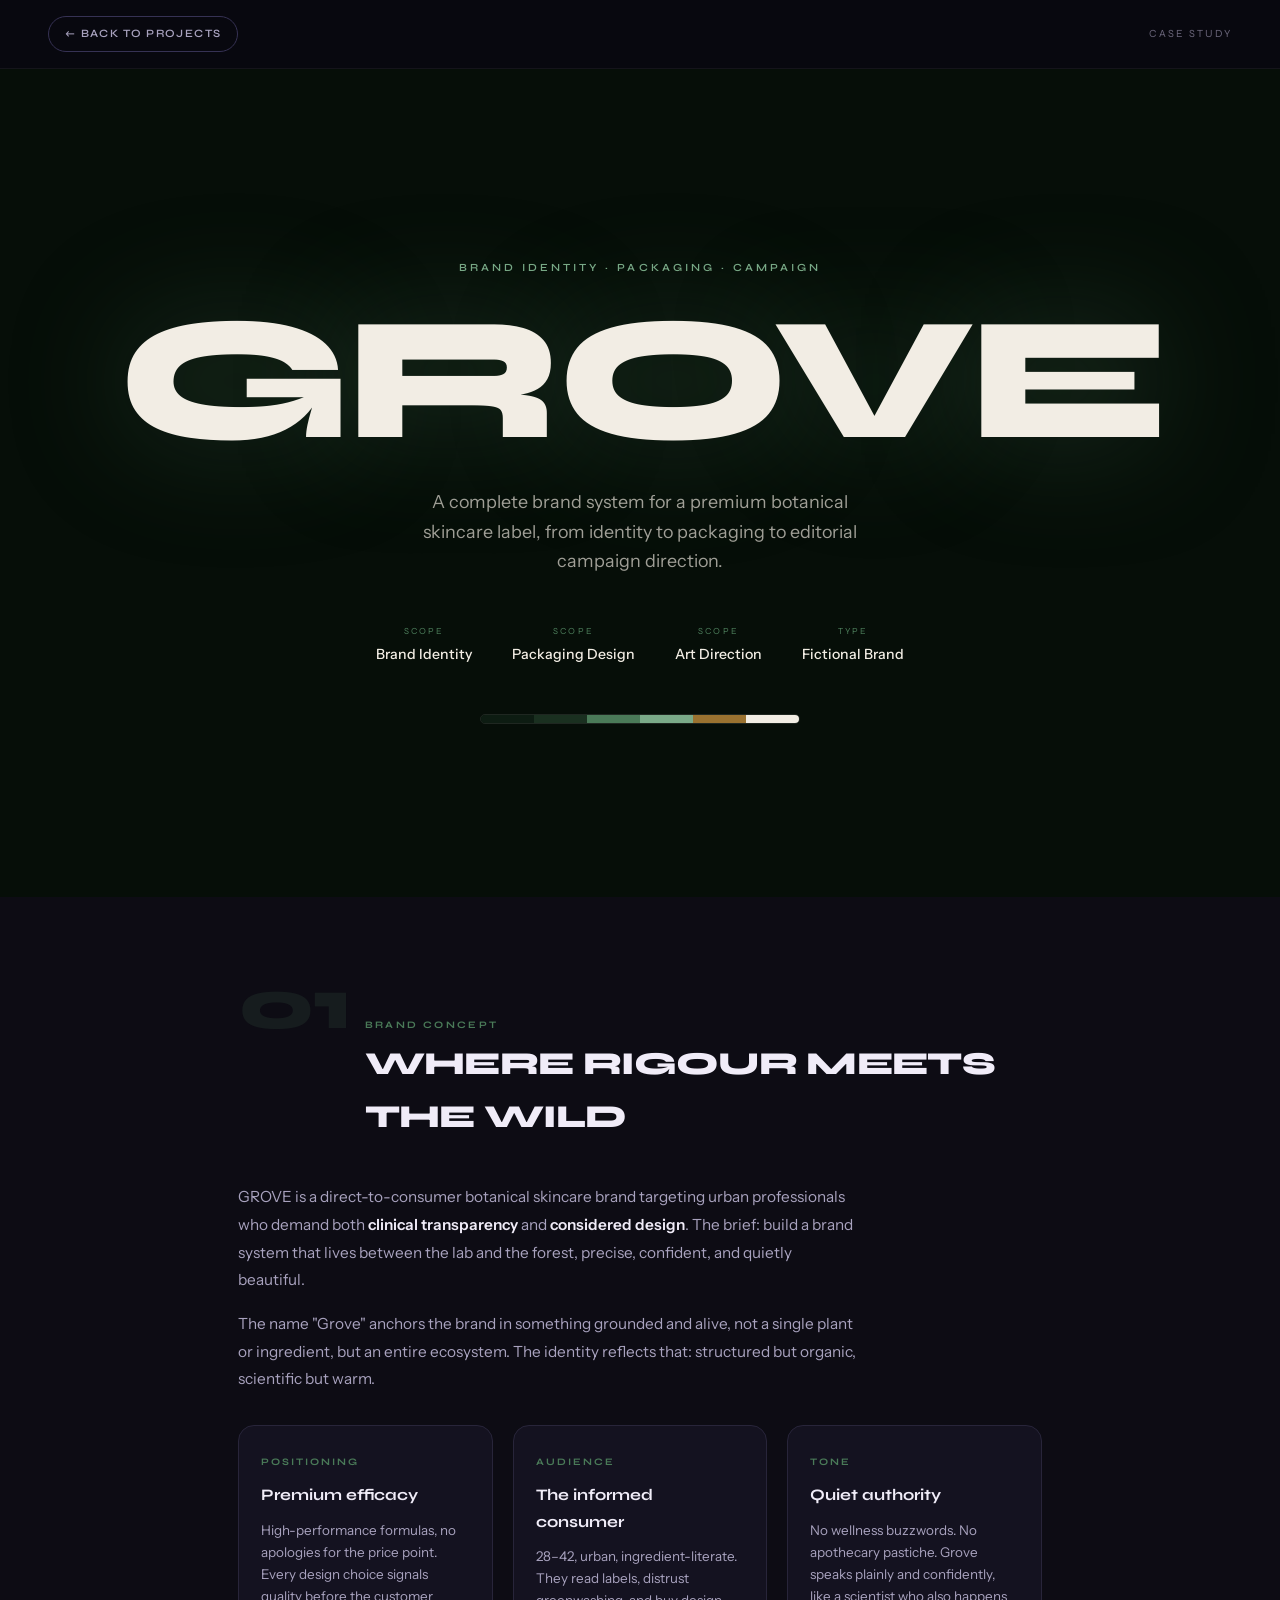
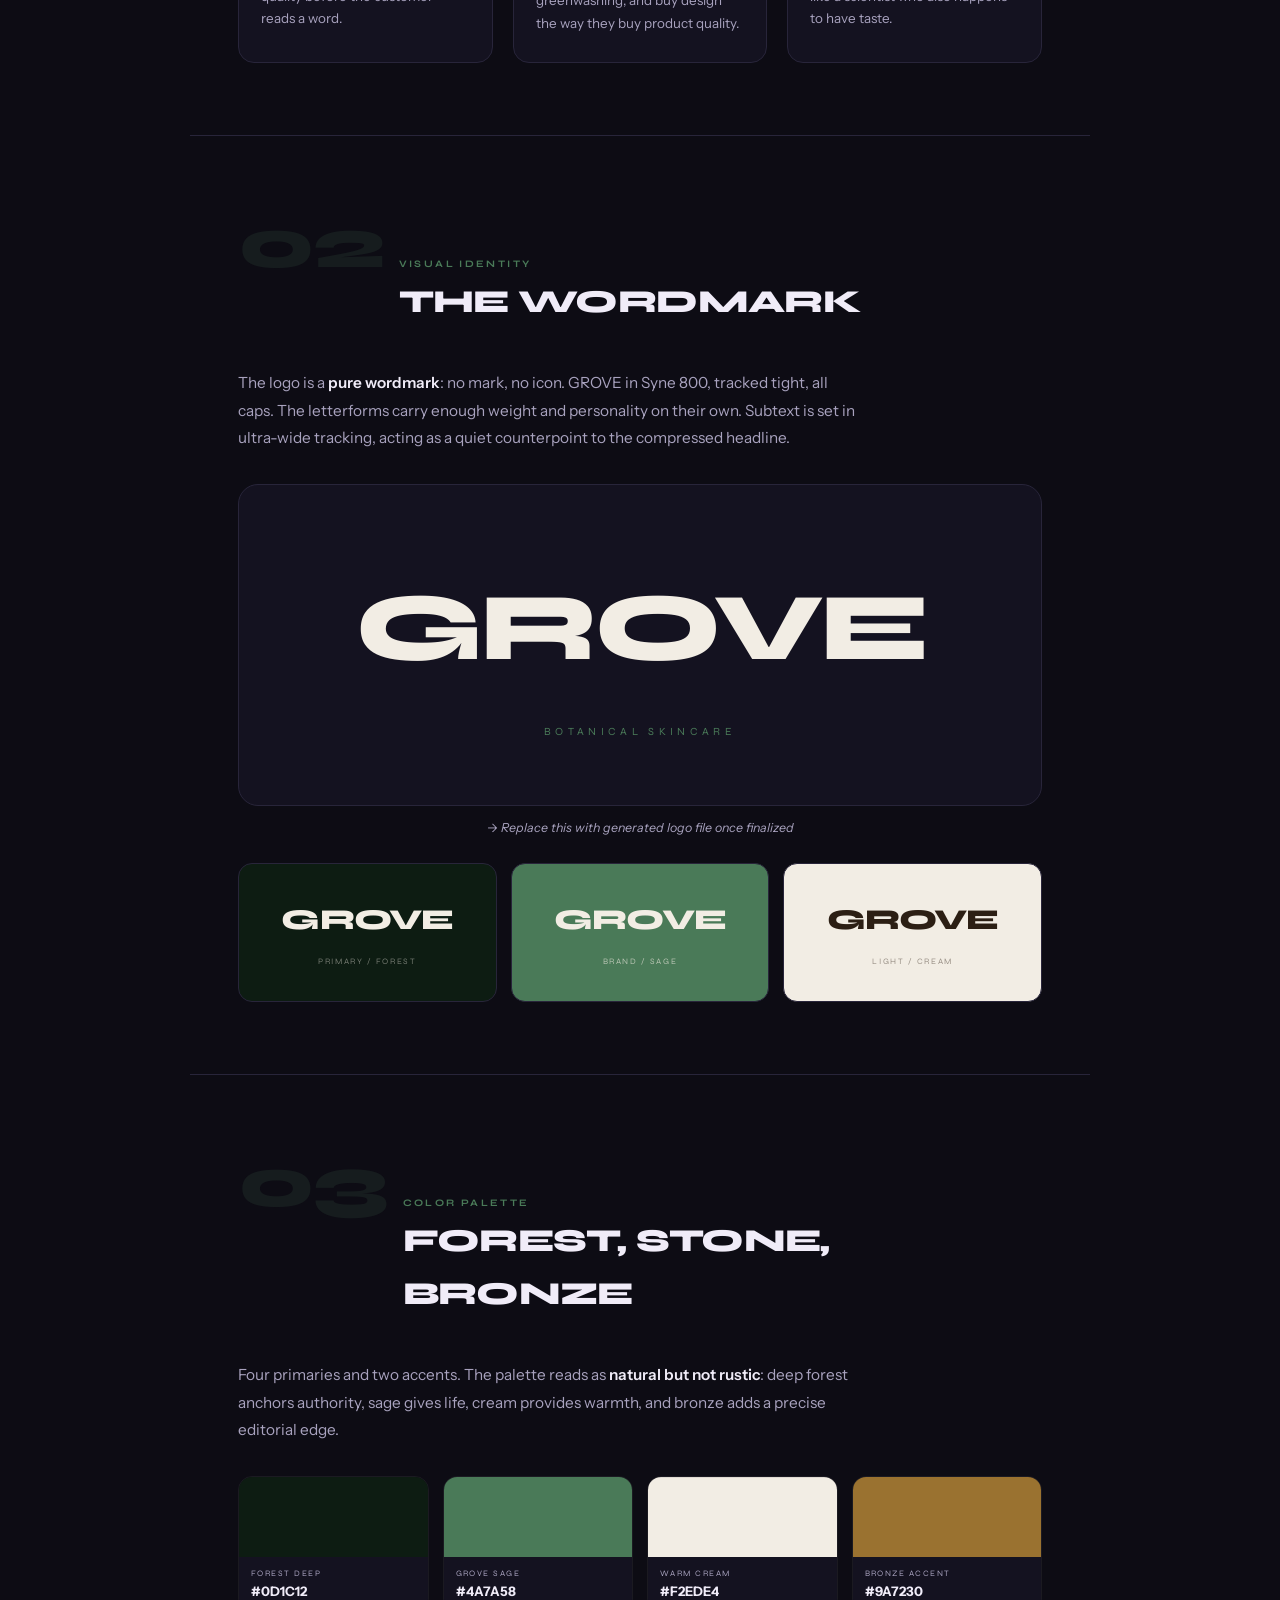
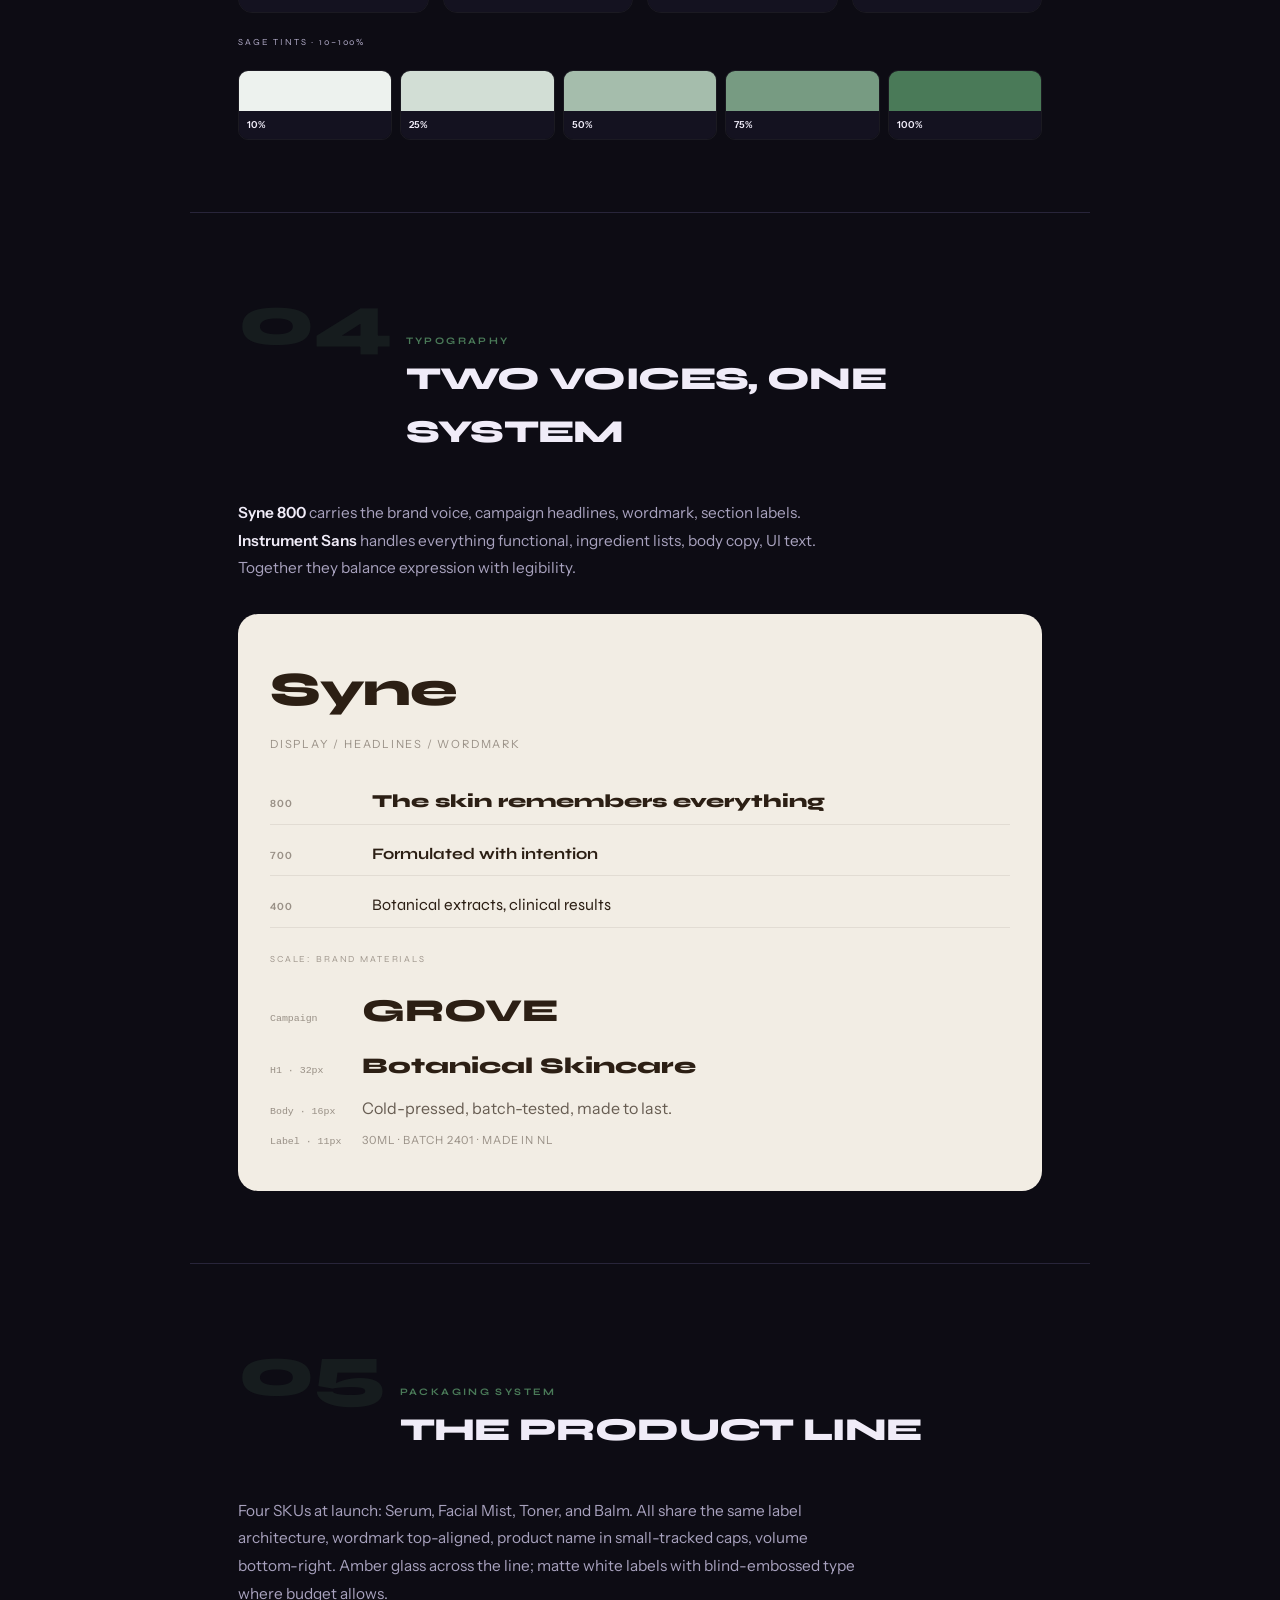
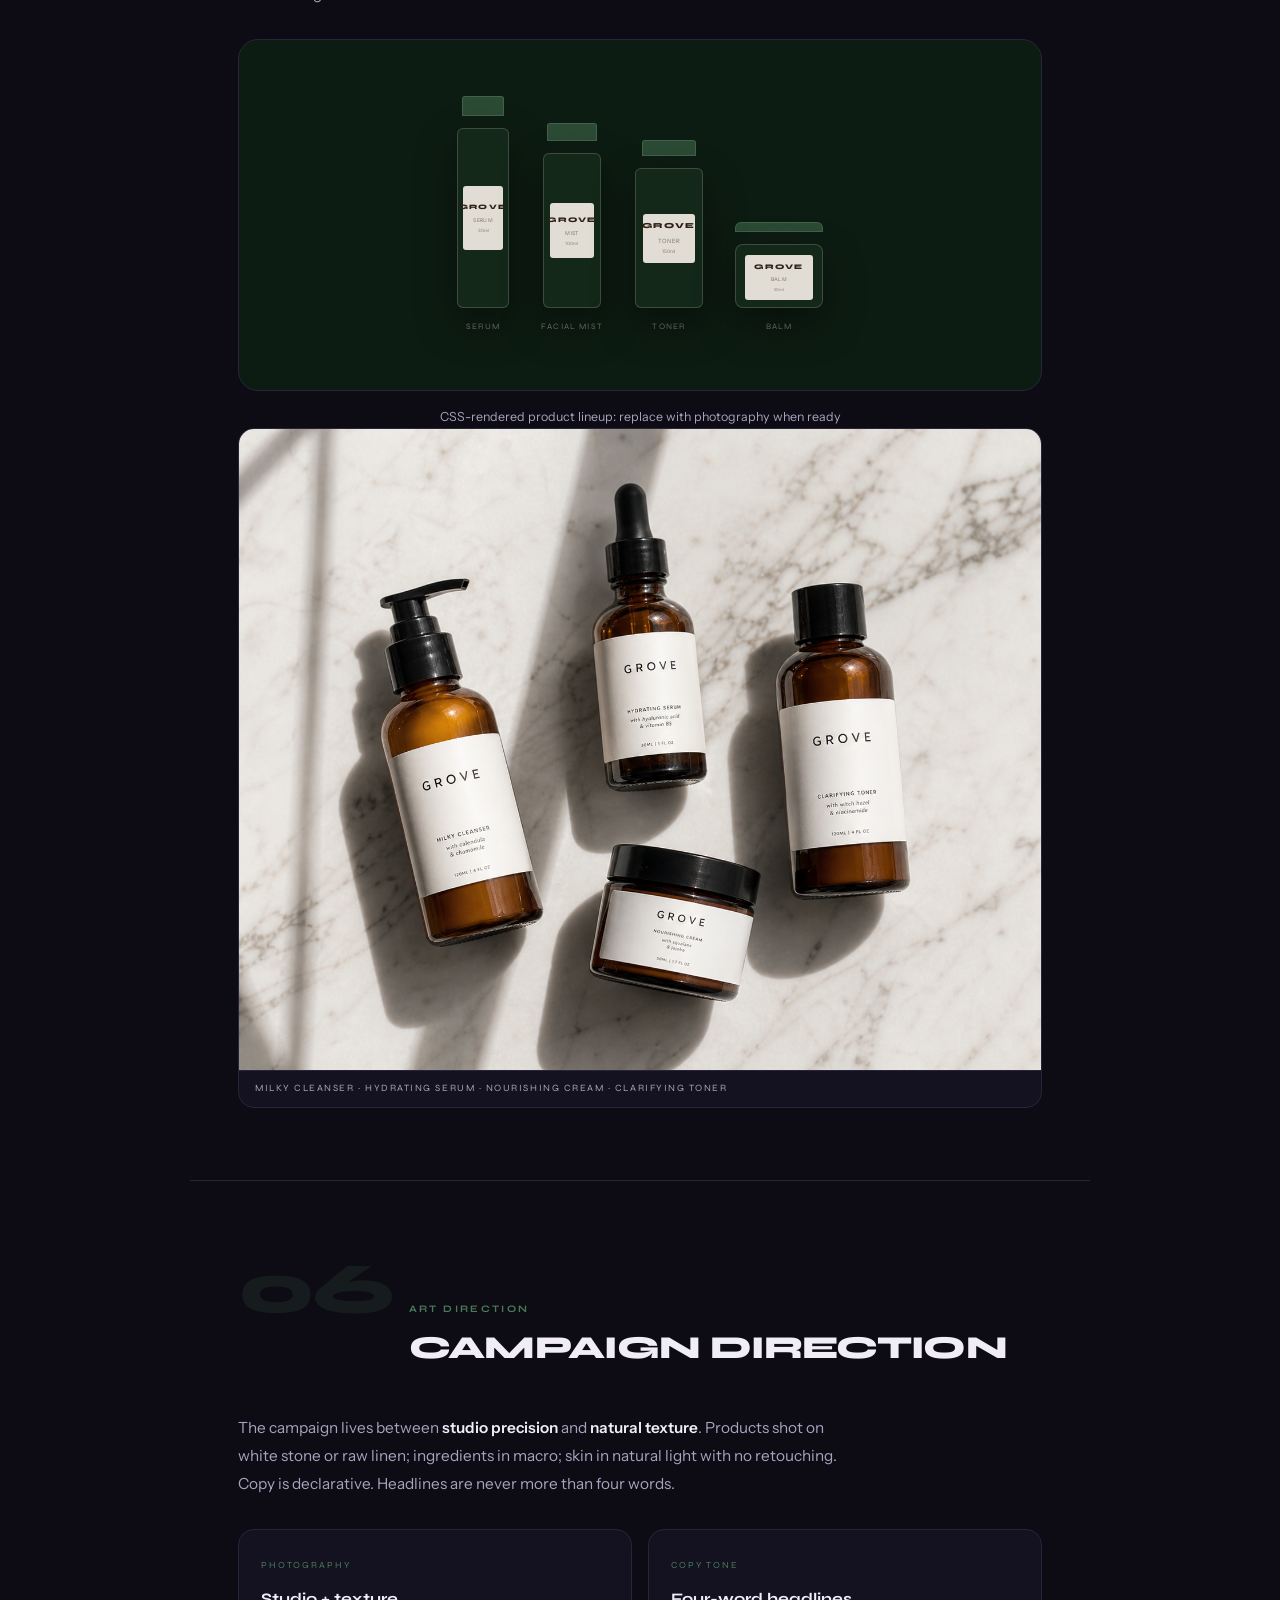
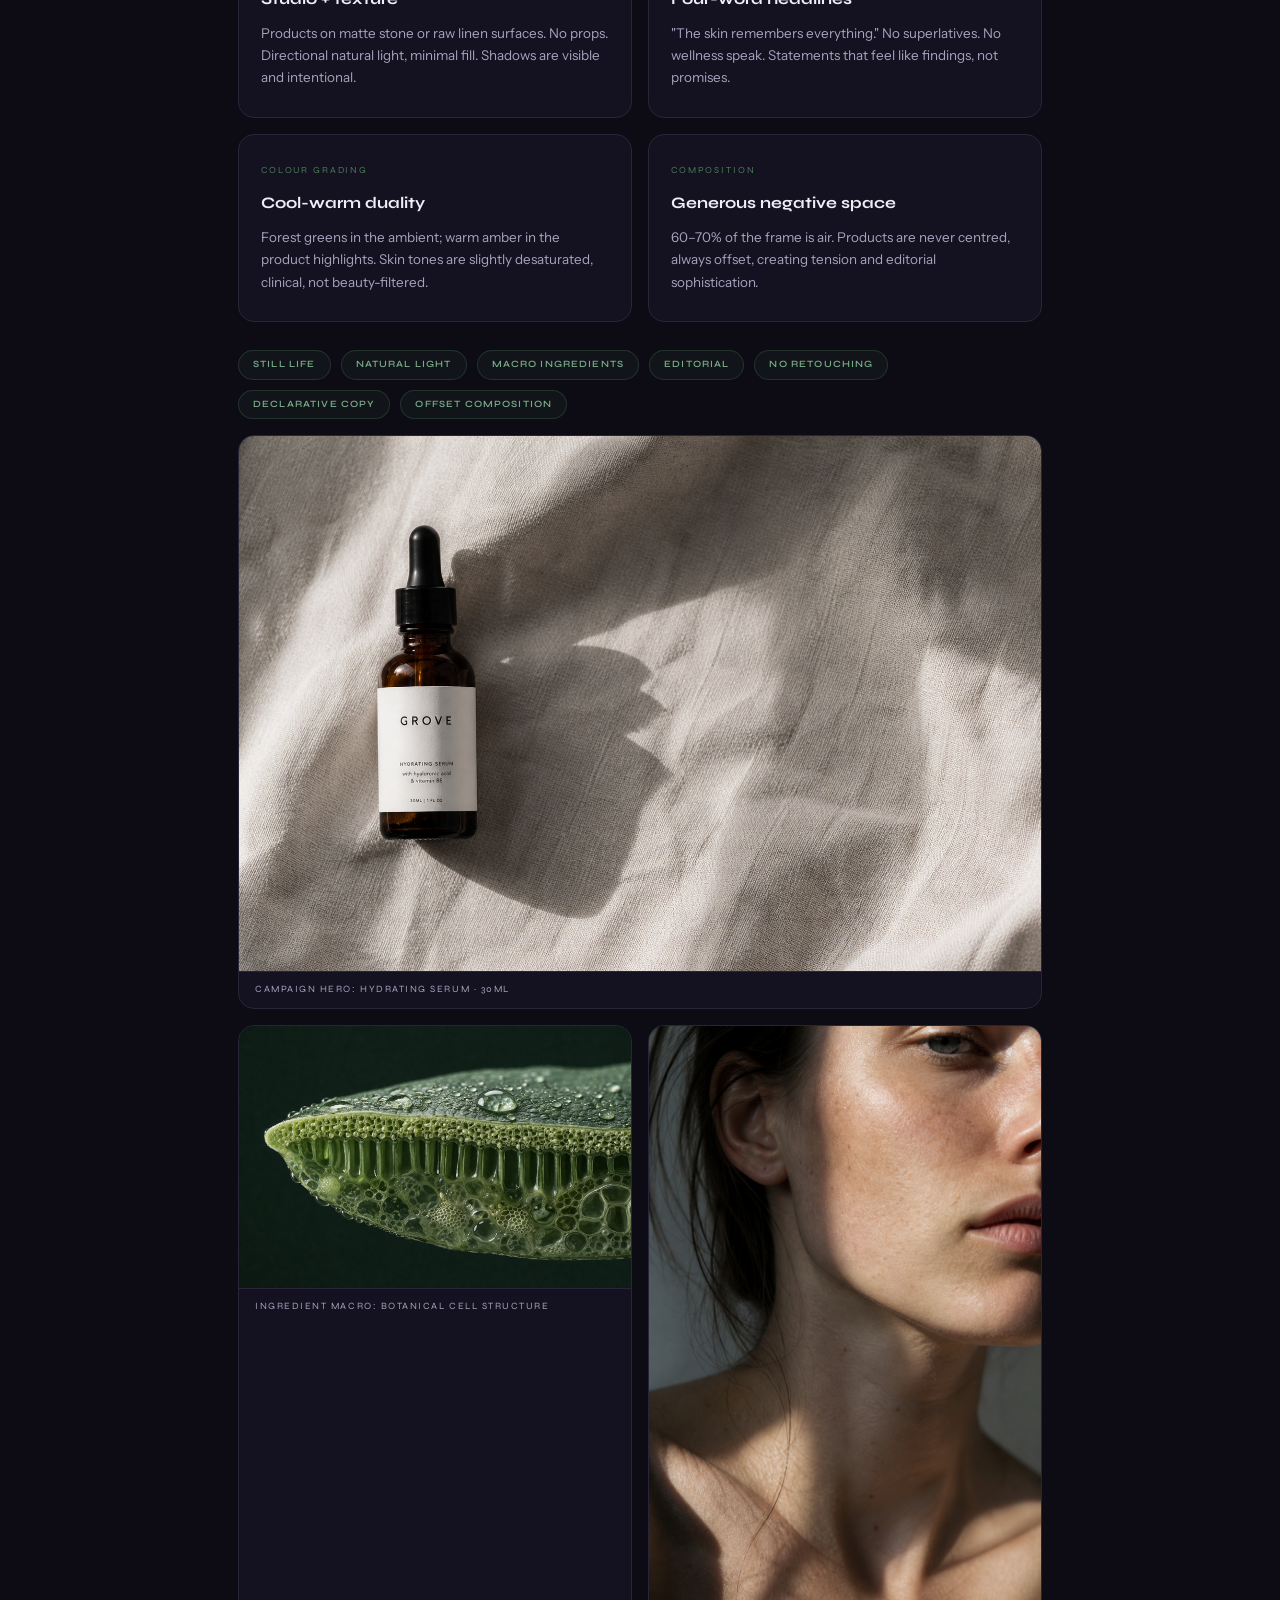
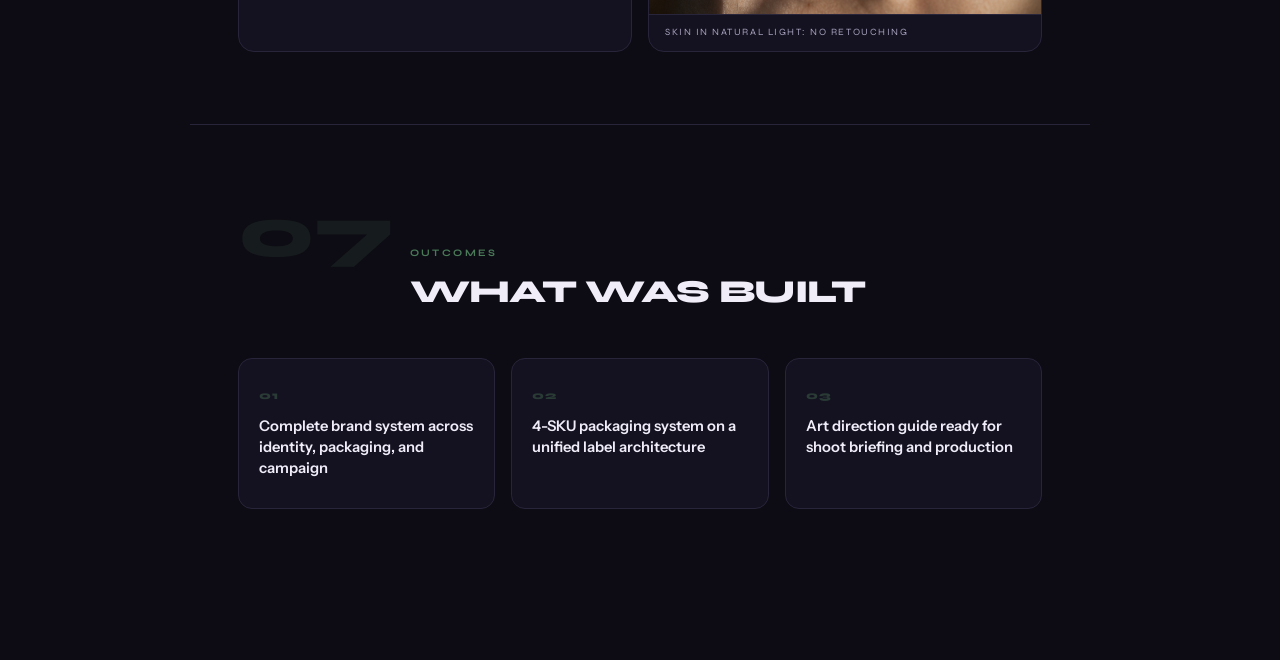
<file: grove-case-study.html>
<!DOCTYPE html>
<html lang="en">
<head>
  <meta charset="UTF-8" />
  <meta name="viewport" content="width=device-width, initial-scale=1.0" />
  <link rel="icon" href="favicon.svg" type="image/svg+xml" />
  <title>GROVE | Brand Identity, Packaging & Campaign | Selinay Iblikci Yildirim</title>
  <style>html { overflow-x: hidden !important; }</style>
  <link href="https://fonts.googleapis.com/css2?family=Agdasima:wght@400;700&family=Instrument+Sans:wght@400;500;600;700&family=Syne:wght@400;500;600;700;800&display=swap" rel="stylesheet" />
  <style>
    :root {
      --bg: #0d0c14;
      --surface: #141220;
      --text: #f0ecf8;
      --text-muted: #a8a2be;
      --accent: #c4b5f0;
      --border: #28253a;
      --border-light: #363254;
      --heading-font: 'Syne', sans-serif;
      --body-font: 'Instrument Sans', sans-serif;
      --nav-font: 'Agdasima', system-ui, sans-serif;

      /* GROVE brand tokens */
      --grove-deep:   #0d1c12;
      --grove-forest: #1a3020;
      --grove-sage:   #4a7a58;
      --grove-sage-lt:#7aaa88;
      --grove-cream:  #f2ede4;
      --grove-earth:  #2c1f14;
      --grove-stone:  #9e9e8e;
      --grove-bronze: #9a7230;
    }

    *, *::before, *::after { box-sizing: border-box; margin: 0; padding: 0; }
    html { scroll-behavior: smooth; }
    body {
      background: var(--bg);
      color: var(--text);
      font-family: var(--body-font);
      line-height: 1.65;
      -webkit-font-smoothing: antialiased;
      padding: 0 0 80px;
    }
    img, svg { max-width: 100%; height: auto; display: block; }
    a { color: inherit; text-decoration: none; }
    ::selection { background: var(--grove-sage); color: var(--grove-cream); }

    /* ── NAV ── */
    .case-nav {
      position: sticky; top: 0; z-index: 50;
      padding: 16px 48px;
      display: flex; align-items: center; justify-content: space-between;
      background: rgba(8,8,15,0.72);
      backdrop-filter: blur(20px);
      border-bottom: 1px solid rgba(255,255,255,0.05);
    }
    .case-back {
      display: inline-flex; align-items: center; gap: 8px;
      font-family: var(--heading-font);
      font-size: 0.7rem; font-weight: 600;
      letter-spacing: 0.12em; text-transform: uppercase;
      color: var(--text-muted);
      padding: 8px 16px; border-radius: 999px;
      border: 1px solid var(--border-light);
      transition: all 0.25s ease;
    }
    .case-back:hover { color: var(--text); border-color: var(--grove-sage); }
    .case-nav-label {
      font-family: var(--heading-font);
      font-size: 0.68rem; letter-spacing: 0.18em;
      text-transform: uppercase; color: var(--text-muted); opacity: 0.6;
    }

    /* ── HERO ── */
    .grove-hero {
      min-height: 92vh;
      display: flex; flex-direction: column;
      align-items: center; justify-content: center;
      text-align: center;
      padding: 80px 48px 64px;
      position: relative; overflow: hidden;
      background: #060e08;
    }

    .grove-eyebrow {
      font-family: var(--heading-font);
      font-size: 0.68rem; font-weight: 600;
      letter-spacing: 0.28em; text-transform: uppercase;
      color: var(--grove-sage-lt);
      margin-bottom: 24px;
      position: relative; z-index: 1;
    }
    .grove-wordmark {
      font-family: var(--heading-font);
      font-size: clamp(5rem, 14vw, 11rem);
      font-weight: 800;
      letter-spacing: -0.04em;
      text-transform: uppercase;
      color: var(--grove-cream);
      line-height: 0.9;
      position: relative; z-index: 1;
      text-shadow: 0 0 120px rgba(74,122,88,0.35);
    }
    .grove-tagline {
      margin-top: 28px;
      font-family: var(--body-font);
      font-size: clamp(0.95rem, 1.4vw, 1.15rem);
      color: rgba(242,237,228,0.65);
      max-width: 480px;
      line-height: 1.65;
      position: relative; z-index: 1;
    }
    .grove-meta-row {
      display: flex; gap: 40px;
      margin-top: 48px;
      position: relative; z-index: 1;
      flex-wrap: wrap; justify-content: center;
    }
    .grove-meta-item {
      display: flex; flex-direction: column; gap: 4px;
      align-items: center;
    }
    .grove-meta-label {
      font-family: var(--heading-font);
      font-size: 0.58rem; letter-spacing: 0.22em;
      text-transform: uppercase; color: var(--grove-sage);
    }
    .grove-meta-val {
      font-size: 0.88rem; color: var(--grove-cream); font-weight: 500;
    }

    /* palette band */
    .grove-palette-band {
      position: relative; z-index: 1;
      display: flex; gap: 0; margin-top: 48px;
      border-radius: 999px; overflow: hidden;
      border: 1px solid rgba(255,255,255,0.1);
      width: min(320px, 80%);
    }
    .grove-swatch { height: 8px; flex: 1; }

    /* ── SECTIONS ── */
    .grove-section {
      max-width: 900px; margin: 0 auto;
      padding: 72px 48px;
      border-bottom: 1px solid var(--border);
    }
    .grove-section:last-of-type { border-bottom: none; }

    .sec-header {
      display: flex; align-items: baseline; gap: 16px;
      margin-bottom: 40px;
    }
    .sec-num {
      font-family: var(--heading-font);
      font-size: clamp(3rem, 6vw, 4.5rem);
      font-weight: 800;
      color: rgba(74,122,88,0.15);
      line-height: 1;
      letter-spacing: -0.03em;
    }
    .sec-titles { display: flex; flex-direction: column; gap: 4px; }
    .sec-kicker {
      font-family: var(--heading-font);
      font-size: 0.62rem; font-weight: 700;
      letter-spacing: 0.24em; text-transform: uppercase;
      color: var(--grove-sage);
    }
    .sec-title {
      font-family: var(--heading-font);
      font-size: clamp(1.4rem, 2.8vw, 2rem);
      font-weight: 800; letter-spacing: -0.02em;
      text-transform: uppercase;
    }

    .body-text {
      font-size: 0.96rem;
      color: var(--text-muted);
      max-width: 620px;
      line-height: 1.8;
    }
    .body-text + .body-text { margin-top: 16px; }
    .body-text strong { color: var(--text); font-weight: 600; }

    /* ── STRATEGY GRID ── */
    .strategy-grid {
      display: grid;
      grid-template-columns: repeat(3, 1fr);
      gap: 20px;
      margin-top: 32px;
    }
    .strategy-card {
      background: var(--surface);
      border: 1px solid var(--border);
      border-radius: 16px;
      padding: 28px 22px;
      transition: border-color 0.3s ease;
    }
    .strategy-card:hover { border-color: rgba(74,122,88,0.4); }
    .strategy-icon {
      font-family: var(--heading-font);
      font-size: 0.62rem; font-weight: 700;
      letter-spacing: 0.2em; text-transform: uppercase;
      color: var(--grove-sage);
      margin-bottom: 12px;
    }
    .strategy-card h4 {
      font-family: var(--heading-font);
      font-size: 1rem; font-weight: 700;
      margin-bottom: 10px;
    }
    .strategy-card p {
      font-size: 0.84rem;
      color: var(--text-muted);
      line-height: 1.65;
    }

    /* ── LOGO DISPLAY ── */
    .logo-stage {
      margin-top: 32px;
      background: var(--surface);
      border: 1px solid var(--border);
      border-radius: 20px;
      padding: 64px 48px;
      display: flex;
      align-items: center; justify-content: center;
      flex-direction: column; gap: 16px;
    }
    .grove-logo-mark {
      font-family: var(--heading-font);
      font-size: clamp(3.5rem, 8vw, 6rem);
      font-weight: 800; letter-spacing: -0.04em;
      text-transform: uppercase;
      color: var(--grove-cream);
    }
    .grove-logo-sub {
      font-family: var(--heading-font);
      font-size: 0.68rem; letter-spacing: 0.4em;
      text-transform: uppercase; color: var(--grove-sage);
    }
    .logo-note {
      margin-top: 12px;
      font-size: 0.78rem;
      color: var(--text-muted);
      text-align: center;
      font-style: italic;
    }

    .logo-var-grid {
      display: grid;
      grid-template-columns: repeat(3, 1fr);
      gap: 14px;
      margin-top: 24px;
    }
    .logo-var-cell {
      border-radius: 14px;
      border: 1px solid var(--border);
      padding: 32px 20px;
      display: flex;
      flex-direction: column; align-items: center;
      gap: 12px;
    }
    .logo-var-cell--dark { background: var(--grove-deep); }
    .logo-var-cell--sage { background: var(--grove-sage); }
    .logo-var-cell--cream { background: var(--grove-cream); }

    .logo-var-cell .lv-mark {
      font-family: var(--heading-font);
      font-size: 1.8rem; font-weight: 800;
      letter-spacing: -0.03em; text-transform: uppercase;
    }
    .logo-var-cell--dark .lv-mark { color: var(--grove-cream); }
    .logo-var-cell--sage .lv-mark { color: var(--grove-cream); }
    .logo-var-cell--cream .lv-mark { color: var(--grove-earth); }

    .lv-label {
      font-family: var(--heading-font);
      font-size: 0.52rem; letter-spacing: 0.2em;
      text-transform: uppercase;
    }
    .logo-var-cell--dark .lv-label { color: rgba(242,237,228,0.45); }
    .logo-var-cell--sage .lv-label { color: rgba(242,237,228,0.65); }
    .logo-var-cell--cream .lv-label { color: rgba(44,31,20,0.45); }

    /* ── COLOUR ── */
    .colour-grid {
      display: grid;
      grid-template-columns: repeat(2, 1fr);
      gap: 14px;
      margin-top: 32px;
    }
    @media (min-width: 600px) {
      .colour-grid { grid-template-columns: repeat(4, 1fr); }
    }
    .colour-swatch {
      border-radius: 14px;
      overflow: hidden;
      border: 1px solid rgba(255,255,255,0.06);
    }
    .colour-swatch__block { height: 80px; }
    .colour-swatch__meta {
      padding: 10px 12px;
      background: var(--surface);
      font-size: 0.72rem; line-height: 1.5;
    }
    .colour-swatch__name {
      font-family: var(--heading-font);
      font-size: 0.52rem; letter-spacing: 0.18em;
      text-transform: uppercase;
      color: var(--text-muted); margin-bottom: 3px;
    }
    .colour-swatch__hex { font-weight: 700; font-size: 0.82rem; }

    .tint-bar {
      display: grid;
      grid-template-columns: repeat(5, 1fr);
      gap: 8px;
      margin-top: 20px;
    }
    .tint-cell {
      border-radius: 10px; overflow: hidden;
      border: 1px solid rgba(255,255,255,0.06);
    }
    .tint-cell__c { height: 40px; }
    .tint-cell__l {
      padding: 6px 8px;
      background: var(--surface);
      font-size: 0.6rem; font-weight: 600;
    }

    /* ── TYPOGRAPHY ── */
    .type-board {
      margin-top: 32px;
      background: var(--grove-cream);
      border-radius: 20px;
      padding: 36px 32px 40px;
      color: var(--grove-earth);
    }
    .type-board-name {
      font-family: var(--heading-font);
      font-size: clamp(2rem, 4vw, 3rem);
      font-weight: 800; letter-spacing: -0.03em;
      margin-bottom: 6px;
      color: var(--grove-earth);
    }
    .type-board-sub {
      font-size: 0.7rem; letter-spacing: 0.16em;
      text-transform: uppercase;
      color: rgba(44,31,20,0.45);
      margin-bottom: 24px;
    }
    .type-weights { display: grid; gap: 8px; }
    .type-w {
      display: grid; grid-template-columns: 90px 1fr;
      gap: 12px; align-items: baseline;
      padding: 8px 0;
      border-bottom: 1px solid rgba(44,31,20,0.08);
    }
    .type-w span:first-child {
      font-size: 0.62rem; letter-spacing: 0.12em;
      text-transform: uppercase;
      color: rgba(44,31,20,0.45); font-weight: 600;
    }
    .type-scale {
      margin-top: 24px;
      display: grid; gap: 10px;
    }
    .type-scale-row {
      display: grid; grid-template-columns: 80px 1fr;
      gap: 12px; align-items: baseline;
    }
    .type-scale-row code {
      font-size: 0.62rem;
      color: rgba(44,31,20,0.45);
    }

    /* ── PACKAGING ── */
    .packaging-stage {
      margin-top: 32px;
      background: #0d1c12;
      border: 1px solid var(--border);
      border-radius: 20px;
      padding: 56px 40px;
      display: flex;
      align-items: flex-end; justify-content: center;
      gap: 32px;
      min-height: 340px;
    }

    /* CSS bottle components */
    .bottle {
      display: flex; flex-direction: column;
      align-items: center; gap: 12px;
    }
    .bottle__form {
      position: relative;
      border-radius: 6px;
      border: 1px solid rgba(242,237,228,0.18);
      background: rgba(26,48,32,0.65);
      box-shadow: 0 16px 40px rgba(0,0,0,0.45);
      overflow: hidden;
    }
    .bottle__label {
      position: absolute;
      left: 10%; right: 10%;
      top: 32%; bottom: 32%;
      background: rgba(242,237,228,0.92);
      border-radius: 3px;
      display: flex; flex-direction: column;
      align-items: center; justify-content: center;
      gap: 3px; padding: 6px 4px;
    }
    .bottle__label-brand {
      font-family: var(--heading-font);
      font-weight: 800; letter-spacing: 0.18em;
      text-transform: uppercase; color: var(--grove-earth);
    }
    .bottle__label-name {
      font-family: var(--body-font);
      letter-spacing: 0.06em; text-transform: uppercase;
      color: rgba(44,31,20,0.55);
    }
    .bottle__label-vol {
      color: rgba(44,31,20,0.4); font-weight: 500;
    }
    .bottle__cap {
      background: rgba(74,122,88,0.5);
      border: 1px solid rgba(242,237,228,0.12);
      border-radius: 3px 3px 0 0;
      width: 80%; align-self: center;
    }

    /* Serum bottle: tall & narrow */
    .bottle--serum .bottle__form {
      width: 52px; height: 180px;
    }
    .bottle--serum .bottle__cap { height: 20px; }
    .bottle--serum .bottle__label-brand { font-size: 0.42rem; }
    .bottle--serum .bottle__label-name { font-size: 0.32rem; }
    .bottle--serum .bottle__label-vol { font-size: 0.28rem; }

    /* Toner: medium */
    .bottle--toner .bottle__form {
      width: 68px; height: 140px;
    }
    .bottle--toner .bottle__cap { height: 16px; }
    .bottle--toner .bottle__label-brand { font-size: 0.48rem; }
    .bottle--toner .bottle__label-name { font-size: 0.36rem; }
    .bottle--toner .bottle__label-vol { font-size: 0.30rem; }

    /* Cream jar: wide & short */
    .bottle--jar .bottle__form {
      width: 88px; height: 64px;
      border-radius: 50% / 30%;
      border-radius: 8px;
    }
    .bottle--jar .bottle__cap {
      width: 100%; height: 10px;
      border-radius: 6px 6px 0 0;
    }
    .bottle--jar .bottle__label {
      top: 15%; bottom: 12%;
    }
    .bottle--jar .bottle__label-brand { font-size: 0.44rem; }
    .bottle--jar .bottle__label-name { font-size: 0.32rem; }
    .bottle--jar .bottle__label-vol { font-size: 0.26rem; }

    /* Mist: slightly wider than serum */
    .bottle--mist .bottle__form {
      width: 58px; height: 155px;
    }
    .bottle--mist .bottle__cap { height: 18px; }
    .bottle--mist .bottle__label-brand { font-size: 0.44rem; }
    .bottle--mist .bottle__label-name { font-size: 0.33rem; }
    .bottle--mist .bottle__label-vol { font-size: 0.28rem; }

    .bottle__name-tag {
      font-family: var(--heading-font);
      font-size: 0.52rem; letter-spacing: 0.14em;
      text-transform: uppercase;
      color: rgba(242,237,228,0.45);
    }

    .packaging-caption {
      margin-top: 16px;
      text-align: center;
      font-size: 0.78rem;
      color: var(--text-muted);
    }

    /* Placeholder image zone */
    .img-placeholder {
      margin-top: 28px;
      border-radius: 16px;
      border: 1px dashed rgba(74,122,88,0.35);
      background: rgba(26,48,32,0.12);
      padding: 32px 28px;
      display: flex; flex-direction: column;
      align-items: flex-start; gap: 14px;
      color: var(--text-muted);
      font-size: 0.82rem;
    }
    .img-placeholder__icon {
      font-family: var(--heading-font);
      font-size: 0.62rem; letter-spacing: 0.22em;
      text-transform: uppercase; color: var(--grove-sage);
    }
    .img-placeholder__label {
      font-family: var(--heading-font);
      font-size: 0.8rem; font-weight: 700;
      color: var(--text); margin-bottom: 2px;
    }
    .img-placeholder__desc {
      font-size: 0.8rem; color: var(--text-muted);
      line-height: 1.6; margin-bottom: 6px;
    }
    .img-placeholder__prompt-header {
      font-family: var(--heading-font);
      font-size: 0.58rem; letter-spacing: 0.2em;
      text-transform: uppercase;
      color: var(--grove-sage-lt);
      margin-bottom: 6px;
    }
    .img-placeholder__prompt {
      background: rgba(0,0,0,0.35);
      border: 1px solid rgba(74,122,88,0.25);
      border-radius: 10px;
      padding: 14px 16px;
      font-family: 'Courier New', monospace;
      font-size: 0.78rem;
      line-height: 1.65;
      color: rgba(242,237,228,0.8);
      width: 100%;
      user-select: all;
    }
    .img-placeholder__tip {
      font-size: 0.72rem;
      color: rgba(122,170,136,0.65);
      font-style: italic;
    }

    /* ── CAMPAIGN ── */
    .campaign-grid {
      display: grid;
      grid-template-columns: 1fr 1fr;
      gap: 16px;
      margin-top: 32px;
    }
    .campaign-card {
      border-radius: 16px;
      border: 1px solid var(--border);
      background: var(--surface);
      padding: 28px 22px;
      transition: border-color 0.3s;
    }
    .campaign-card:hover { border-color: rgba(74,122,88,0.35); }
    .campaign-card__tag {
      font-family: var(--heading-font);
      font-size: 0.58rem; letter-spacing: 0.2em;
      text-transform: uppercase; color: var(--grove-sage);
      margin-bottom: 12px;
    }
    .campaign-card h4 {
      font-family: var(--heading-font);
      font-size: 1rem; font-weight: 700;
      margin-bottom: 10px;
    }
    .campaign-card p {
      font-size: 0.84rem; color: var(--text-muted);
      line-height: 1.65;
    }

    .mood-strip {
      display: flex; gap: 10px; margin-top: 28px; flex-wrap: wrap;
    }
    .mood-tag {
      font-family: var(--heading-font);
      font-size: 0.6rem; font-weight: 600;
      letter-spacing: 0.12em; text-transform: uppercase;
      padding: 6px 14px; border-radius: 999px;
      border: 1px solid rgba(74,122,88,0.3);
      background: rgba(74,122,88,0.08);
      color: var(--grove-sage-lt);
    }

    /* ── RESULTS ── */
    .results-grid {
      display: grid;
      grid-template-columns: repeat(3, 1fr);
      gap: 16px;
      margin-top: 32px;
    }
    .result-card {
      border-radius: 14px;
      padding: 28px 20px;
      background: var(--surface);
      border: 1px solid var(--border);
      position: relative; overflow: hidden;
    }
    .result-num {
      font-family: var(--heading-font);
      font-size: 0.7rem; font-weight: 800;
      letter-spacing: 0.1em;
      color: rgba(74,122,88,0.4);
      margin-bottom: 10px;
    }
    .result-text {
      font-size: 0.92rem; font-weight: 600;
      line-height: 1.45; color: var(--text);
    }

    /* ── IMAGES ── */
    .grove-img-wrap {
      border-radius: 16px;
      overflow: hidden;
      border: 1px solid var(--border);
      background: var(--surface);
    }
    .grove-img {
      width: 100%;
      height: auto;
      display: block;
      transition: transform 0.6s ease;
    }
    .grove-img-wrap:hover .grove-img { transform: scale(1.02); }
    .grove-img-caption {
      padding: 10px 16px;
      font-family: var(--heading-font);
      font-size: 0.6rem;
      letter-spacing: 0.16em;
      text-transform: uppercase;
      color: var(--text-muted);
      border-top: 1px solid var(--border);
    }
    .grove-img-two-col {
      display: grid;
      grid-template-columns: 1fr 1fr;
      gap: 16px;
    }

    /* ── RESPONSIVE ── */
    @media (max-width: 768px) {
      .case-nav { padding: 14px 24px; }
      .grove-hero { padding: 60px 24px 48px; }
      .grove-meta-row { gap: 24px; }
      .grove-section { padding: 52px 24px; }
      .strategy-grid { grid-template-columns: 1fr; }
      .logo-var-grid { grid-template-columns: 1fr; }
      .colour-grid { grid-template-columns: repeat(2, 1fr); }
      .tint-bar { grid-template-columns: repeat(3, 1fr); }
      .campaign-grid { grid-template-columns: 1fr; }
      .grove-img-two-col { grid-template-columns: 1fr; }
      .results-grid { grid-template-columns: 1fr; }
      .type-board { padding: 24px 20px 28px; }
      .type-w { grid-template-columns: 72px 1fr; }
      .packaging-stage { gap: 20px; padding: 40px 20px; }
    }
  </style>
<style>
/* Mobile overflow fixes */
html, body { overflow-x: hidden; max-width: 100%; }
@media (max-width: 480px) {
  .grove-wordmark { font-size: clamp(3rem, 15vw, 4.5rem); }
  .sec-titles, .sec-titles * { min-width: 0; max-width: 100%; overflow-wrap: anywhere; }
}
</style>
</head>
<body>

  <!-- NAV -->
  <nav class="case-nav">
    <a href="index.html" class="case-back">← Back to projects</a>
    <span class="case-nav-label">Case Study</span>
  </nav>

  <!-- HERO -->
  <section class="grove-hero">
    <div class="grove-eyebrow">Brand Identity · Packaging · Campaign</div>
    <h1 class="grove-wordmark">GROVE</h1>
    <p class="grove-tagline">A complete brand system for a premium botanical skincare label, from identity to packaging to editorial campaign direction.</p>
    <div class="grove-meta-row">
      <div class="grove-meta-item">
        <span class="grove-meta-label">Scope</span>
        <span class="grove-meta-val">Brand Identity</span>
      </div>
      <div class="grove-meta-item">
        <span class="grove-meta-label">Scope</span>
        <span class="grove-meta-val">Packaging Design</span>
      </div>
      <div class="grove-meta-item">
        <span class="grove-meta-label">Scope</span>
        <span class="grove-meta-val">Art Direction</span>
      </div>
      <div class="grove-meta-item">
        <span class="grove-meta-label">Type</span>
        <span class="grove-meta-val">Fictional Brand</span>
      </div>
    </div>
    <div class="grove-palette-band" aria-hidden="true">
      <div class="grove-swatch" style="background:#0d1c12;"></div>
      <div class="grove-swatch" style="background:#1a3020;"></div>
      <div class="grove-swatch" style="background:#4a7a58;"></div>
      <div class="grove-swatch" style="background:#7aaa88;"></div>
      <div class="grove-swatch" style="background:#9a7230;"></div>
      <div class="grove-swatch" style="background:#f2ede4;"></div>
    </div>
  </section>

  <!-- 01. CONCEPT -->
  <section class="grove-section">
    <div class="sec-header">
      <div class="sec-num">01</div>
      <div class="sec-titles">
        <div class="sec-kicker">Brand Concept</div>
        <h2 class="sec-title">Where rigour meets the wild</h2>
      </div>
    </div>
    <p class="body-text">
      GROVE is a direct-to-consumer botanical skincare brand targeting urban professionals who demand both <strong>clinical transparency</strong> and <strong>considered design</strong>. The brief: build a brand system that lives between the lab and the forest, precise, confident, and quietly beautiful.
    </p>
    <p class="body-text" style="margin-top:16px;">
      The name "Grove" anchors the brand in something grounded and alive, not a single plant or ingredient, but an entire ecosystem. The identity reflects that: structured but organic, scientific but warm.
    </p>
    <div class="strategy-grid">
      <div class="strategy-card">
        <div class="strategy-icon">Positioning</div>
        <h4>Premium efficacy</h4>
        <p>High-performance formulas, no apologies for the price point. Every design choice signals quality before the customer reads a word.</p>
      </div>
      <div class="strategy-card">
        <div class="strategy-icon">Audience</div>
        <h4>The informed consumer</h4>
        <p>28–42, urban, ingredient-literate. They read labels, distrust greenwashing, and buy design the way they buy product quality.</p>
      </div>
      <div class="strategy-card">
        <div class="strategy-icon">Tone</div>
        <h4>Quiet authority</h4>
        <p>No wellness buzzwords. No apothecary pastiche. Grove speaks plainly and confidently, like a scientist who also happens to have taste.</p>
      </div>
    </div>
  </section>

  <!-- 02. LOGO -->
  <section class="grove-section">
    <div class="sec-header">
      <div class="sec-num">02</div>
      <div class="sec-titles">
        <div class="sec-kicker">Visual Identity</div>
        <h2 class="sec-title">The wordmark</h2>
      </div>
    </div>
    <p class="body-text">
      The logo is a <strong>pure wordmark</strong>: no mark, no icon. GROVE in Syne 800, tracked tight, all caps. The letterforms carry enough weight and personality on their own. Subtext is set in ultra-wide tracking, acting as a quiet counterpoint to the compressed headline.
    </p>
    <div class="logo-stage">
      <div class="grove-logo-mark">GROVE</div>
      <div class="grove-logo-sub">Botanical Skincare</div>
    </div>
    <p class="logo-note">
      → Replace this with generated logo file once finalized
    </p>
    <div class="logo-var-grid" style="margin-top:24px;">
      <div class="logo-var-cell logo-var-cell--dark">
        <div class="lv-mark">GROVE</div>
        <div class="lv-label">Primary / Forest</div>
      </div>
      <div class="logo-var-cell logo-var-cell--sage">
        <div class="lv-mark">GROVE</div>
        <div class="lv-label">Brand / Sage</div>
      </div>
      <div class="logo-var-cell logo-var-cell--cream">
        <div class="lv-mark" style="color:var(--grove-earth)">GROVE</div>
        <div class="lv-label">Light / Cream</div>
      </div>
    </div>
  </section>

  <!-- 03. COLOUR -->
  <section class="grove-section">
    <div class="sec-header">
      <div class="sec-num">03</div>
      <div class="sec-titles">
        <div class="sec-kicker">Color Palette</div>
        <h2 class="sec-title">Forest, stone, bronze</h2>
      </div>
    </div>
    <p class="body-text">
      Four primaries and two accents. The palette reads as <strong>natural but not rustic</strong>: deep forest anchors authority, sage gives life, cream provides warmth, and bronze adds a precise editorial edge.
    </p>
    <div class="colour-grid">
      <div class="colour-swatch">
        <div class="colour-swatch__block" style="background:#0d1c12;"></div>
        <div class="colour-swatch__meta">
          <div class="colour-swatch__name">Forest Deep</div>
          <div class="colour-swatch__hex">#0D1C12</div>
        </div>
      </div>
      <div class="colour-swatch">
        <div class="colour-swatch__block" style="background:#4a7a58;"></div>
        <div class="colour-swatch__meta">
          <div class="colour-swatch__name">Grove Sage</div>
          <div class="colour-swatch__hex">#4A7A58</div>
        </div>
      </div>
      <div class="colour-swatch">
        <div class="colour-swatch__block" style="background:#f2ede4; border-top:1px solid rgba(0,0,0,0.08);"></div>
        <div class="colour-swatch__meta">
          <div class="colour-swatch__name">Warm Cream</div>
          <div class="colour-swatch__hex">#F2EDE4</div>
        </div>
      </div>
      <div class="colour-swatch">
        <div class="colour-swatch__block" style="background:#9a7230;"></div>
        <div class="colour-swatch__meta">
          <div class="colour-swatch__name">Bronze Accent</div>
          <div class="colour-swatch__hex">#9A7230</div>
        </div>
      </div>
    </div>
    <div style="margin-top:22px; font-family:var(--heading-font); font-size:0.58rem; letter-spacing:0.2em; text-transform:uppercase; color:var(--text-muted); margin-bottom:10px;">Sage tints · 10–100%</div>
    <div class="tint-bar">
      <div class="tint-cell">
        <div class="tint-cell__c" style="background: color-mix(in srgb, #4a7a58 10%, white);"></div>
        <div class="tint-cell__l">10%</div>
      </div>
      <div class="tint-cell">
        <div class="tint-cell__c" style="background: color-mix(in srgb, #4a7a58 25%, white);"></div>
        <div class="tint-cell__l">25%</div>
      </div>
      <div class="tint-cell">
        <div class="tint-cell__c" style="background: color-mix(in srgb, #4a7a58 50%, white);"></div>
        <div class="tint-cell__l">50%</div>
      </div>
      <div class="tint-cell">
        <div class="tint-cell__c" style="background: color-mix(in srgb, #4a7a58 75%, white);"></div>
        <div class="tint-cell__l">75%</div>
      </div>
      <div class="tint-cell">
        <div class="tint-cell__c" style="background:#4a7a58;"></div>
        <div class="tint-cell__l">100%</div>
      </div>
    </div>
  </section>

  <!-- 04. TYPOGRAPHY -->
  <section class="grove-section">
    <div class="sec-header">
      <div class="sec-num">04</div>
      <div class="sec-titles">
        <div class="sec-kicker">Typography</div>
        <h2 class="sec-title">Two voices, one system</h2>
      </div>
    </div>
    <p class="body-text">
      <strong>Syne 800</strong> carries the brand voice, campaign headlines, wordmark, section labels. <strong>Instrument Sans</strong> handles everything functional, ingredient lists, body copy, UI text. Together they balance expression with legibility.
    </p>
    <div class="type-board">
      <div class="type-board-name">Syne</div>
      <div class="type-board-sub">Display / Headlines / Wordmark</div>
      <div class="type-weights">
        <div class="type-w">
          <span>800</span>
          <span style="font-family:var(--heading-font);font-weight:800;font-size:1.15rem;">The skin remembers everything</span>
        </div>
        <div class="type-w">
          <span>700</span>
          <span style="font-family:var(--heading-font);font-weight:700;">Formulated with intention</span>
        </div>
        <div class="type-w">
          <span>400</span>
          <span style="font-family:var(--heading-font);font-weight:400;">Botanical extracts, clinical results</span>
        </div>
      </div>
      <div class="type-scale" style="margin-top:24px;">
        <div style="font-family:var(--heading-font);font-size:0.58rem;letter-spacing:0.2em;text-transform:uppercase;color:rgba(44,31,20,0.4);margin-bottom:8px;">Scale: brand materials</div>
        <div class="type-scale-row">
          <code>Campaign</code>
          <span style="font-family:var(--heading-font);font-weight:800;font-size:2rem;color:var(--grove-earth)">GROVE</span>
        </div>
        <div class="type-scale-row">
          <code>H1 · 32px</code>
          <span style="font-family:var(--heading-font);font-weight:800;font-size:1.4rem;color:var(--grove-earth)">Botanical Skincare</span>
        </div>
        <div class="type-scale-row">
          <code>Body · 16px</code>
          <span style="font-family:'Instrument Sans',sans-serif;font-size:1rem;color:rgba(44,31,20,0.7)">Cold-pressed, batch-tested, made to last.</span>
        </div>
        <div class="type-scale-row">
          <code>Label · 11px</code>
          <span style="font-family:'Instrument Sans',sans-serif;font-size:0.7rem;letter-spacing:0.08em;text-transform:uppercase;color:rgba(44,31,20,0.45)">30ml · Batch 2401 · Made in NL</span>
        </div>
      </div>
    </div>
  </section>

  <!-- 05. PACKAGING -->
  <section class="grove-section">
    <div class="sec-header">
      <div class="sec-num">05</div>
      <div class="sec-titles">
        <div class="sec-kicker">Packaging System</div>
        <h2 class="sec-title">The product line</h2>
      </div>
    </div>
    <p class="body-text">
      Four SKUs at launch: Serum, Facial Mist, Toner, and Balm. All share the same label architecture, wordmark top-aligned, product name in small-tracked caps, volume bottom-right. Amber glass across the line; matte white labels with blind-embossed type where budget allows.
    </p>

    <!-- CSS packaging mockup -->
    <div class="packaging-stage" aria-label="GROVE product lineup">
      <!-- Serum -->
      <div class="bottle bottle--serum">
        <div class="bottle__cap"></div>
        <div class="bottle__form">
          <div class="bottle__label">
            <span class="bottle__label-brand">Grove</span>
            <span class="bottle__label-name">Serum</span>
            <span class="bottle__label-vol">30ml</span>
          </div>
        </div>
        <span class="bottle__name-tag">Serum</span>
      </div>
      <!-- Mist -->
      <div class="bottle bottle--mist">
        <div class="bottle__cap"></div>
        <div class="bottle__form">
          <div class="bottle__label">
            <span class="bottle__label-brand">Grove</span>
            <span class="bottle__label-name">Mist</span>
            <span class="bottle__label-vol">100ml</span>
          </div>
        </div>
        <span class="bottle__name-tag">Facial Mist</span>
      </div>
      <!-- Toner -->
      <div class="bottle bottle--toner">
        <div class="bottle__cap"></div>
        <div class="bottle__form">
          <div class="bottle__label">
            <span class="bottle__label-brand">Grove</span>
            <span class="bottle__label-name">Toner</span>
            <span class="bottle__label-vol">150ml</span>
          </div>
        </div>
        <span class="bottle__name-tag">Toner</span>
      </div>
      <!-- Balm jar -->
      <div class="bottle bottle--jar">
        <div class="bottle__cap"></div>
        <div class="bottle__form">
          <div class="bottle__label">
            <span class="bottle__label-brand">Grove</span>
            <span class="bottle__label-name">Balm</span>
            <span class="bottle__label-vol">50ml</span>
          </div>
        </div>
        <span class="bottle__name-tag">Balm</span>
      </div>
    </div>
    <p class="packaging-caption">CSS-rendered product lineup: replace with photography when ready</p>

    <div class="grove-img-wrap">
      <img src="grove-flatlay.jpg" alt="GROVE product lineup: four amber glass bottles on white marble" class="grove-img" loading="lazy">
      <div class="grove-img-caption">Milky Cleanser · Hydrating Serum · Nourishing Cream · Clarifying Toner</div>
    </div>
  </section>

  <!-- 06. CAMPAIGN -->
  <section class="grove-section">
    <div class="sec-header">
      <div class="sec-num">06</div>
      <div class="sec-titles">
        <div class="sec-kicker">Art Direction</div>
        <h2 class="sec-title">Campaign direction</h2>
      </div>
    </div>
    <p class="body-text">
      The campaign lives between <strong>studio precision</strong> and <strong>natural texture</strong>. Products shot on white stone or raw linen; ingredients in macro; skin in natural light with no retouching. Copy is declarative. Headlines are never more than four words.
    </p>
    <div class="campaign-grid">
      <div class="campaign-card">
        <div class="campaign-card__tag">Photography</div>
        <h4>Studio + texture</h4>
        <p>Products on matte stone or raw linen surfaces. No props. Directional natural light, minimal fill. Shadows are visible and intentional.</p>
      </div>
      <div class="campaign-card">
        <div class="campaign-card__tag">Copy tone</div>
        <h4>Four-word headlines</h4>
        <p>"The skin remembers everything." No superlatives. No wellness speak. Statements that feel like findings, not promises.</p>
      </div>
      <div class="campaign-card">
        <div class="campaign-card__tag">Colour grading</div>
        <h4>Cool-warm duality</h4>
        <p>Forest greens in the ambient; warm amber in the product highlights. Skin tones are slightly desaturated, clinical, not beauty-filtered.</p>
      </div>
      <div class="campaign-card">
        <div class="campaign-card__tag">Composition</div>
        <h4>Generous negative space</h4>
        <p>60–70% of the frame is air. Products are never centred, always offset, creating tension and editorial sophistication.</p>
      </div>
    </div>
    <div class="mood-strip" style="margin-top:28px;">
      <span class="mood-tag">Still life</span>
      <span class="mood-tag">Natural light</span>
      <span class="mood-tag">Macro ingredients</span>
      <span class="mood-tag">Editorial</span>
      <span class="mood-tag">No retouching</span>
      <span class="mood-tag">Declarative copy</span>
      <span class="mood-tag">Offset composition</span>
    </div>

    <div class="grove-img-wrap" style="margin-top:16px;">
      <img src="grove-hero.jpg" alt="GROVE Hydrating Serum: campaign hero shot on linen" class="grove-img" loading="lazy">
      <div class="grove-img-caption">Campaign hero: Hydrating Serum · 30ml</div>
    </div>

    <div class="grove-img-two-col" style="margin-top:16px;">
      <div class="grove-img-wrap">
        <img src="grove-botanical.jpg" alt="Botanical leaf cross-section macro" class="grove-img" loading="lazy">
        <div class="grove-img-caption">Ingredient macro: botanical cell structure</div>
      </div>
      <div class="grove-img-wrap">
        <img src="grove-skin.jpg" alt="Skin texture in natural light, no retouching" class="grove-img" loading="lazy">
        <div class="grove-img-caption">Skin in natural light: no retouching</div>
      </div>
    </div>
  </section>

  <!-- 07. RESULTS -->
  <section class="grove-section">
    <div class="sec-header">
      <div class="sec-num">07</div>
      <div class="sec-titles">
        <div class="sec-kicker">Outcomes</div>
        <h2 class="sec-title">What was built</h2>
      </div>
    </div>
    <div class="results-grid">
      <div class="result-card">
        <div class="result-num">01</div>
        <div class="result-text">Complete brand system across identity, packaging, and campaign</div>
      </div>
      <div class="result-card">
        <div class="result-num">02</div>
        <div class="result-text">4-SKU packaging system on a unified label architecture</div>
      </div>
      <div class="result-card">
        <div class="result-num">03</div>
        <div class="result-text">Art direction guide ready for shoot briefing and production</div>
      </div>
    </div>
  </section>

</body>
</html>
</file>
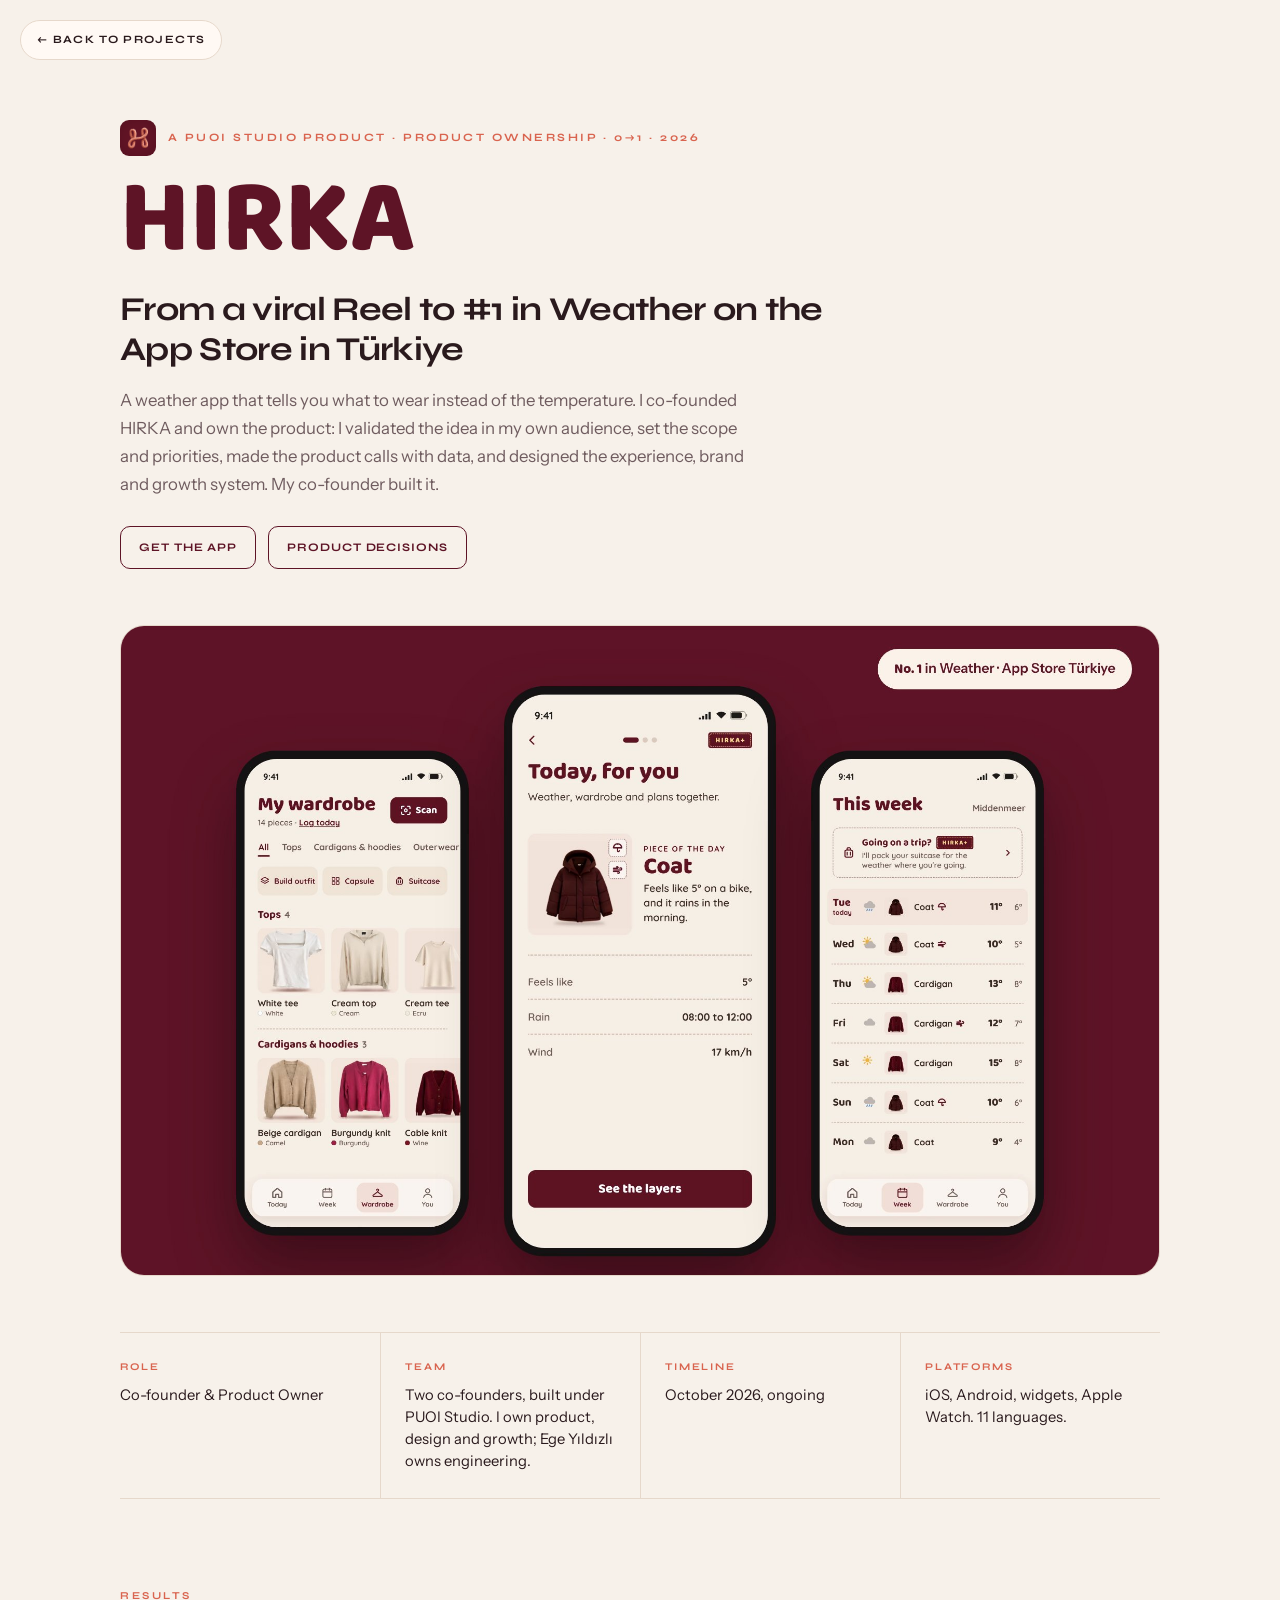
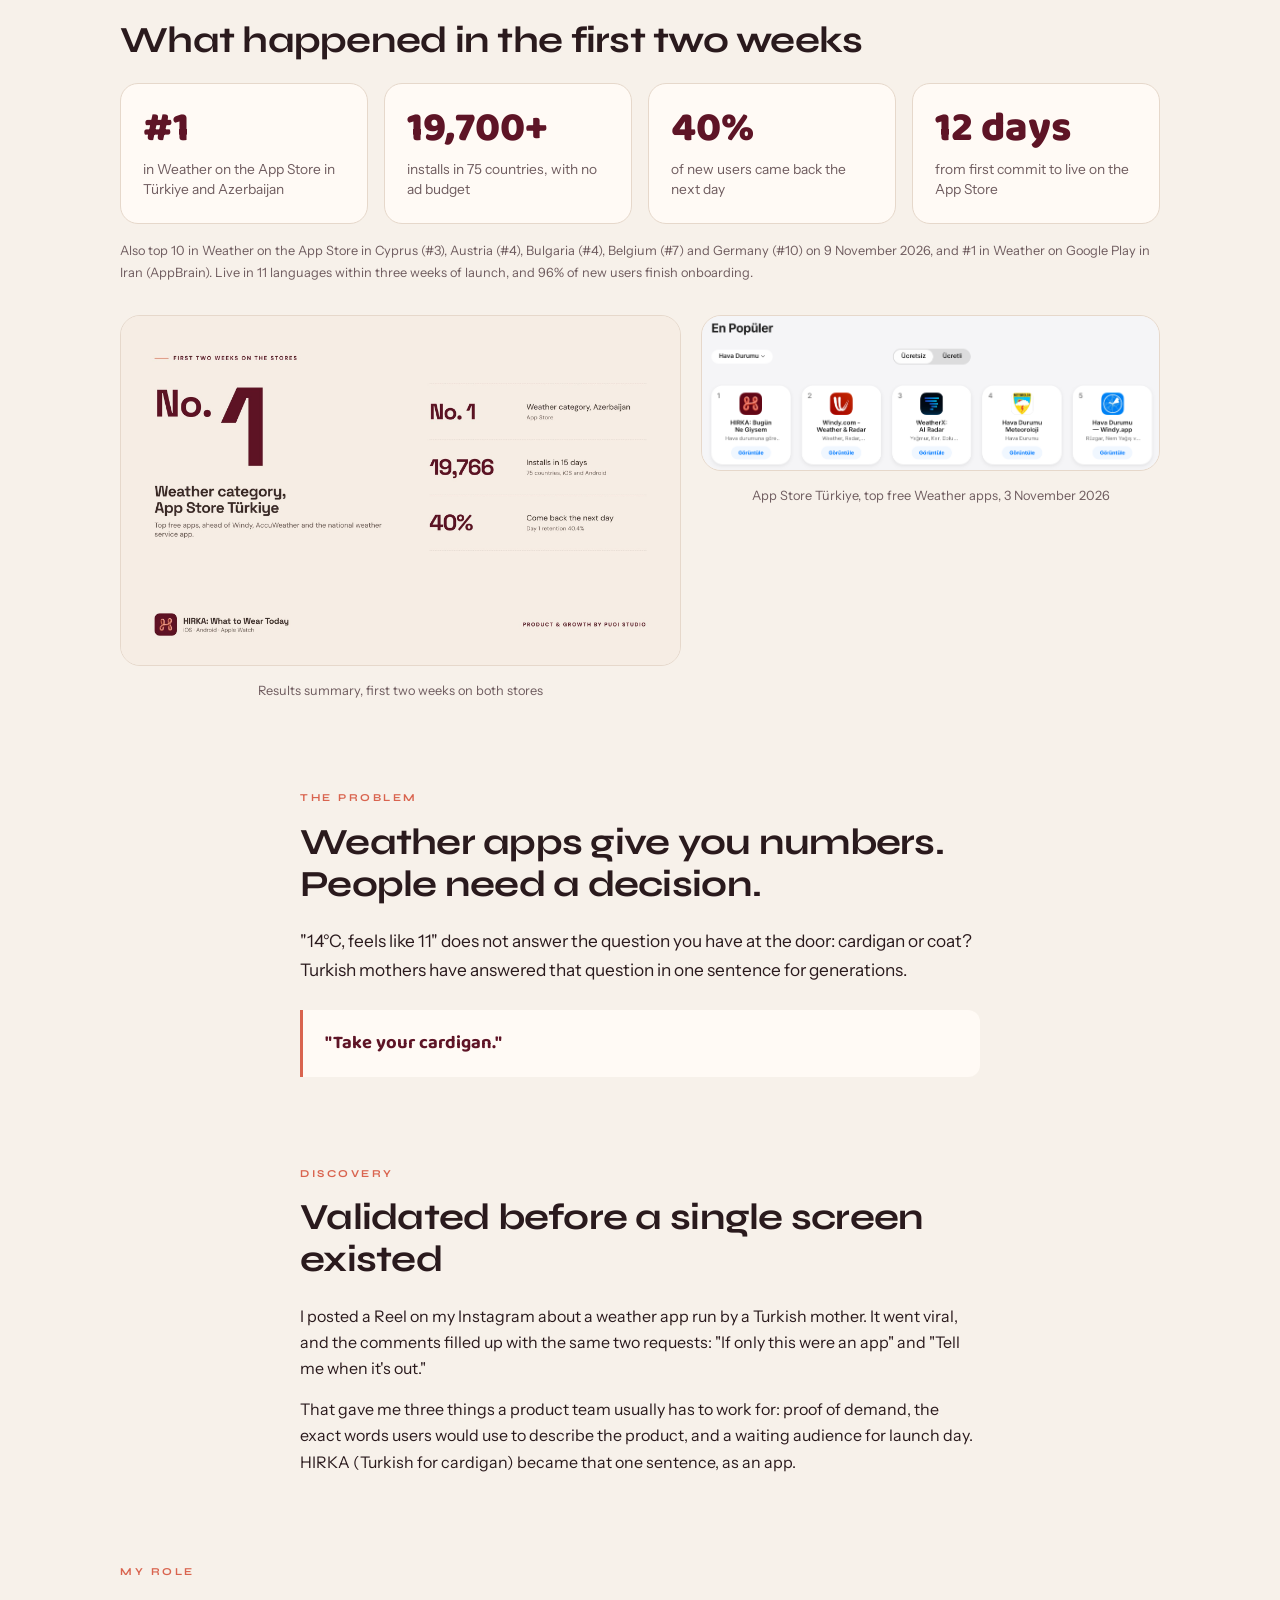
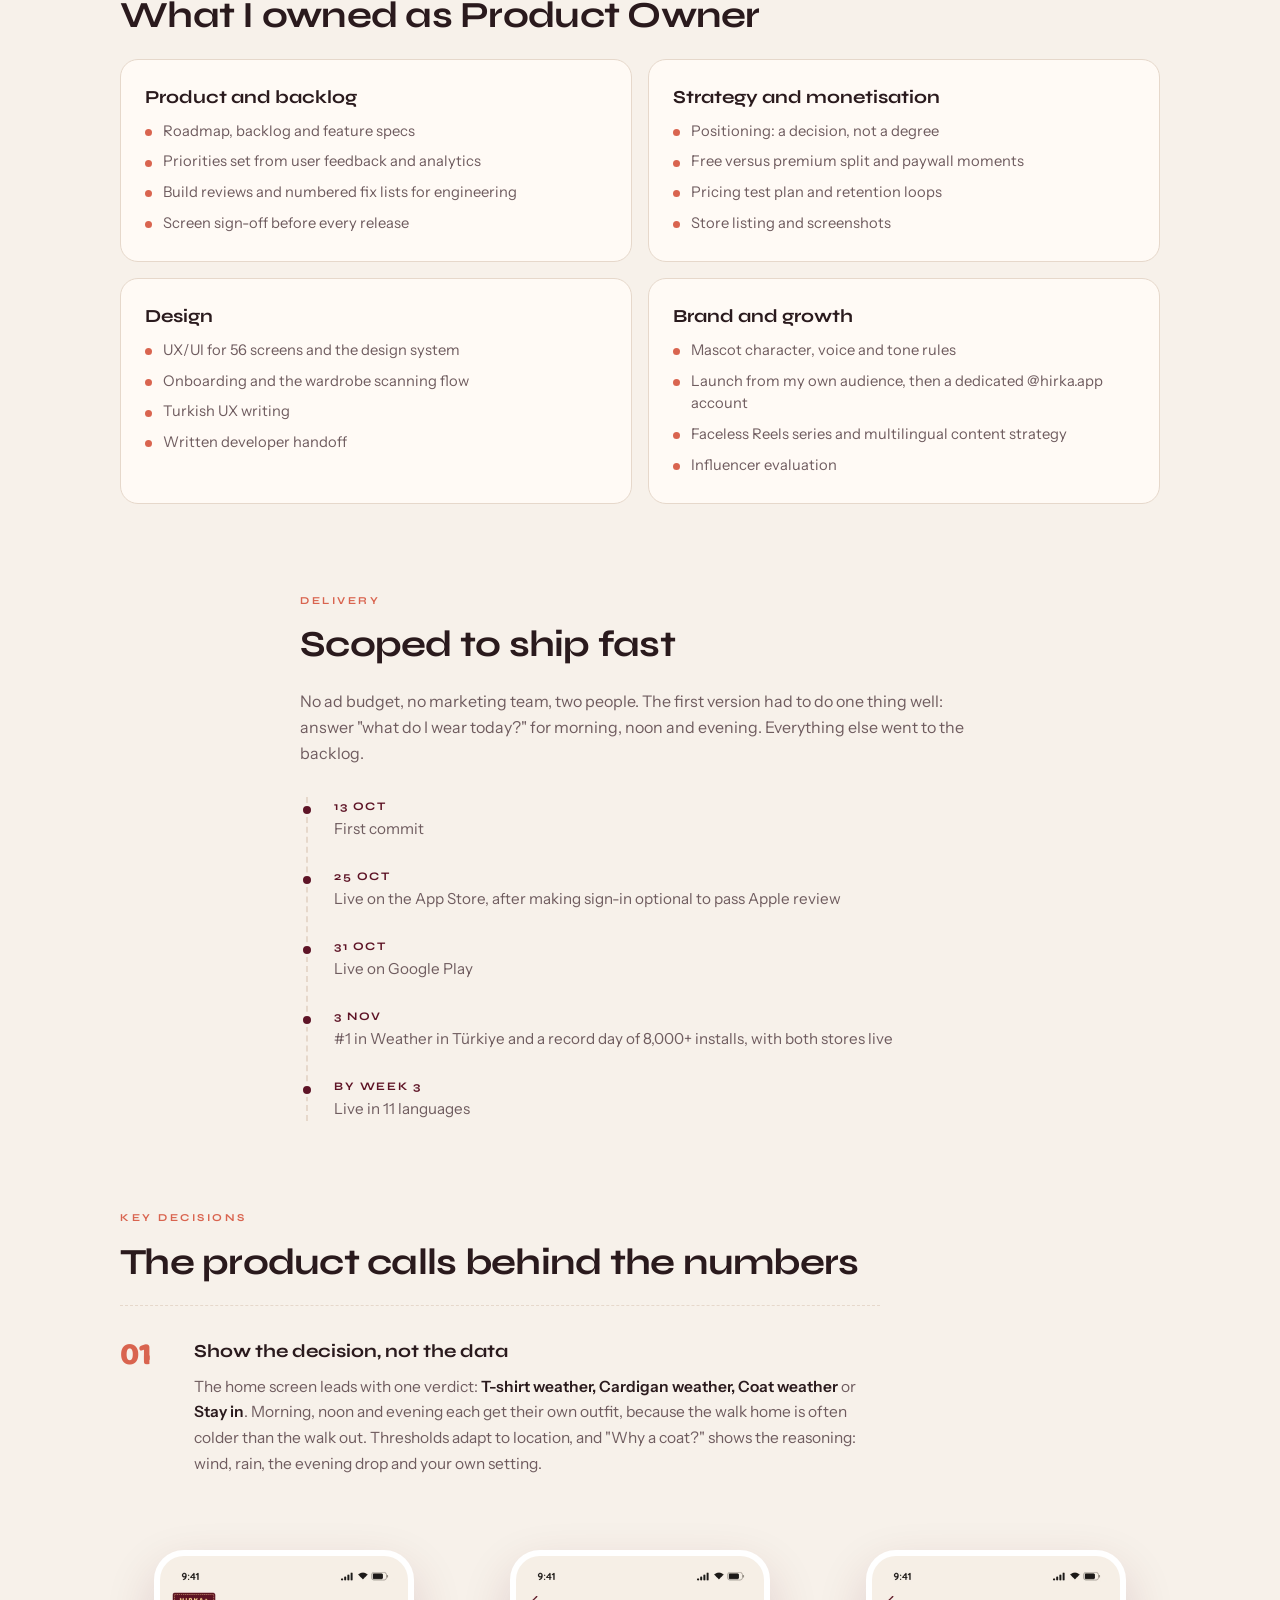
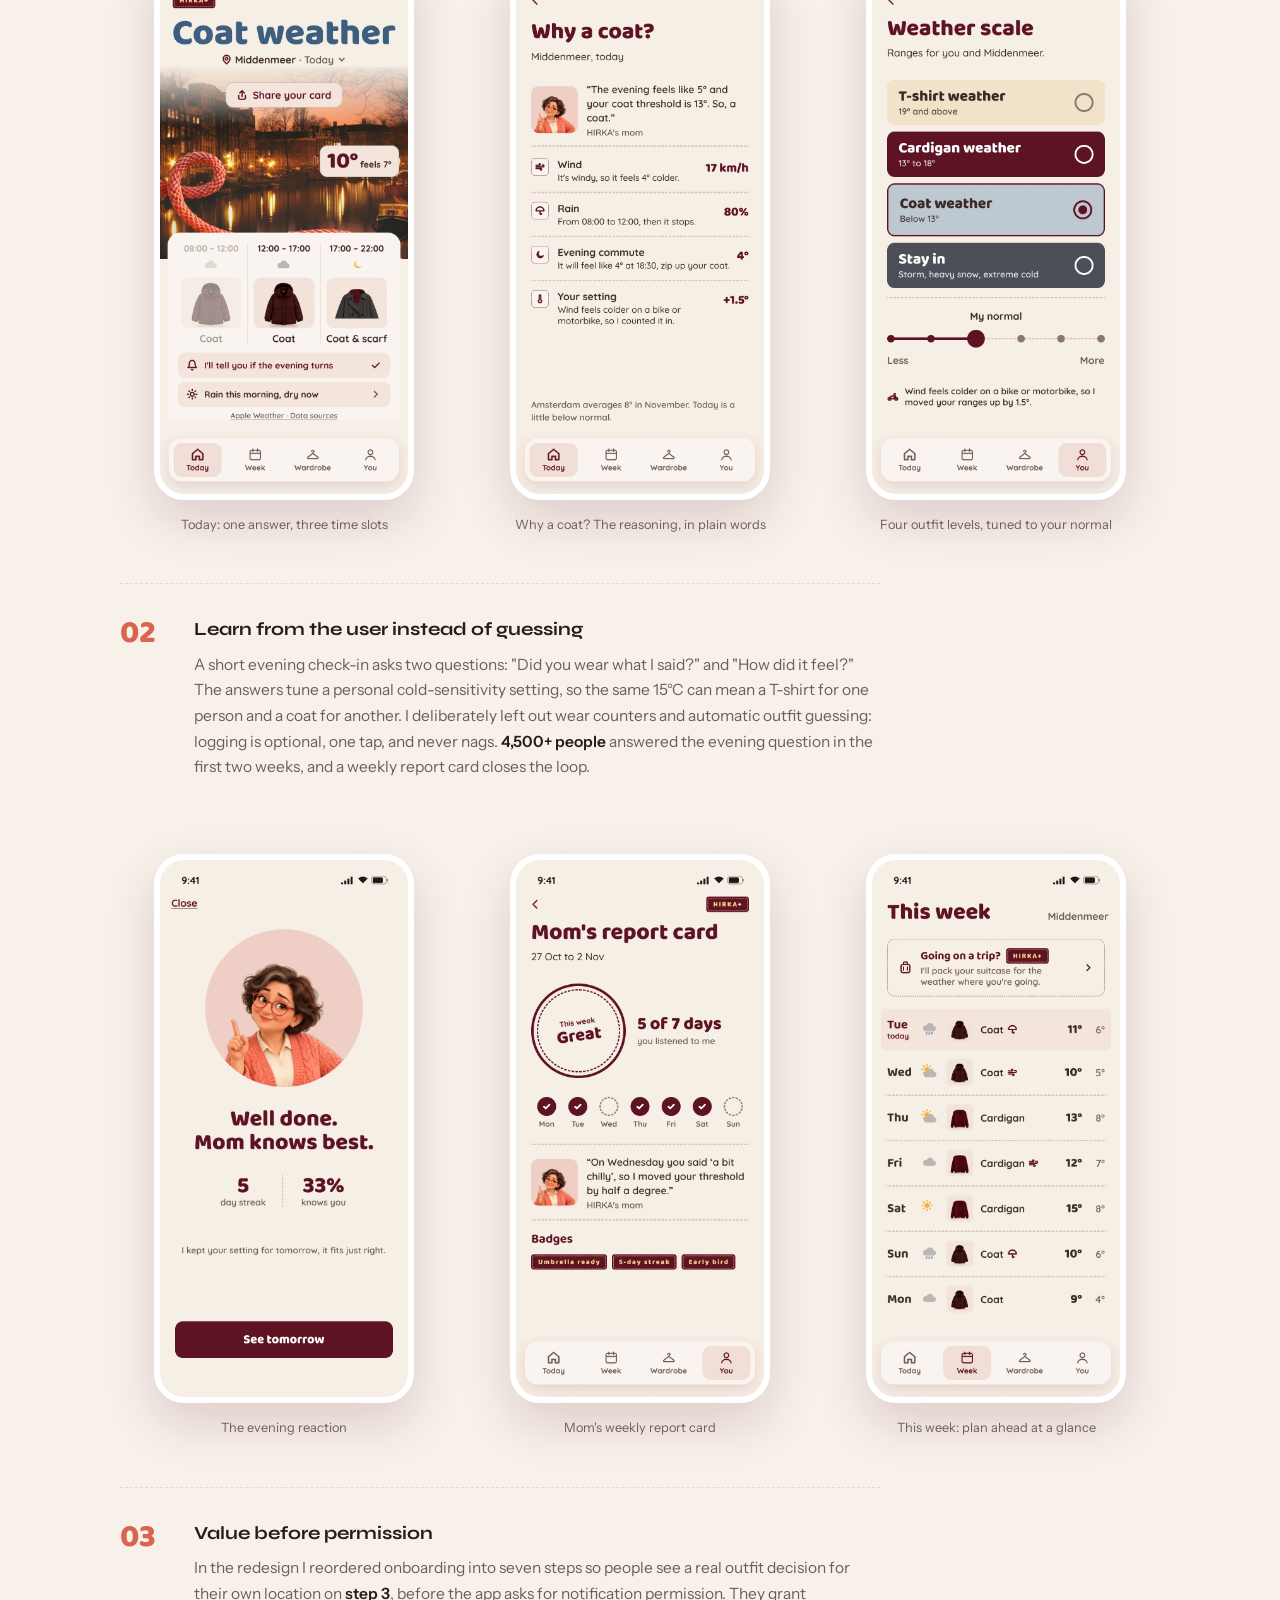
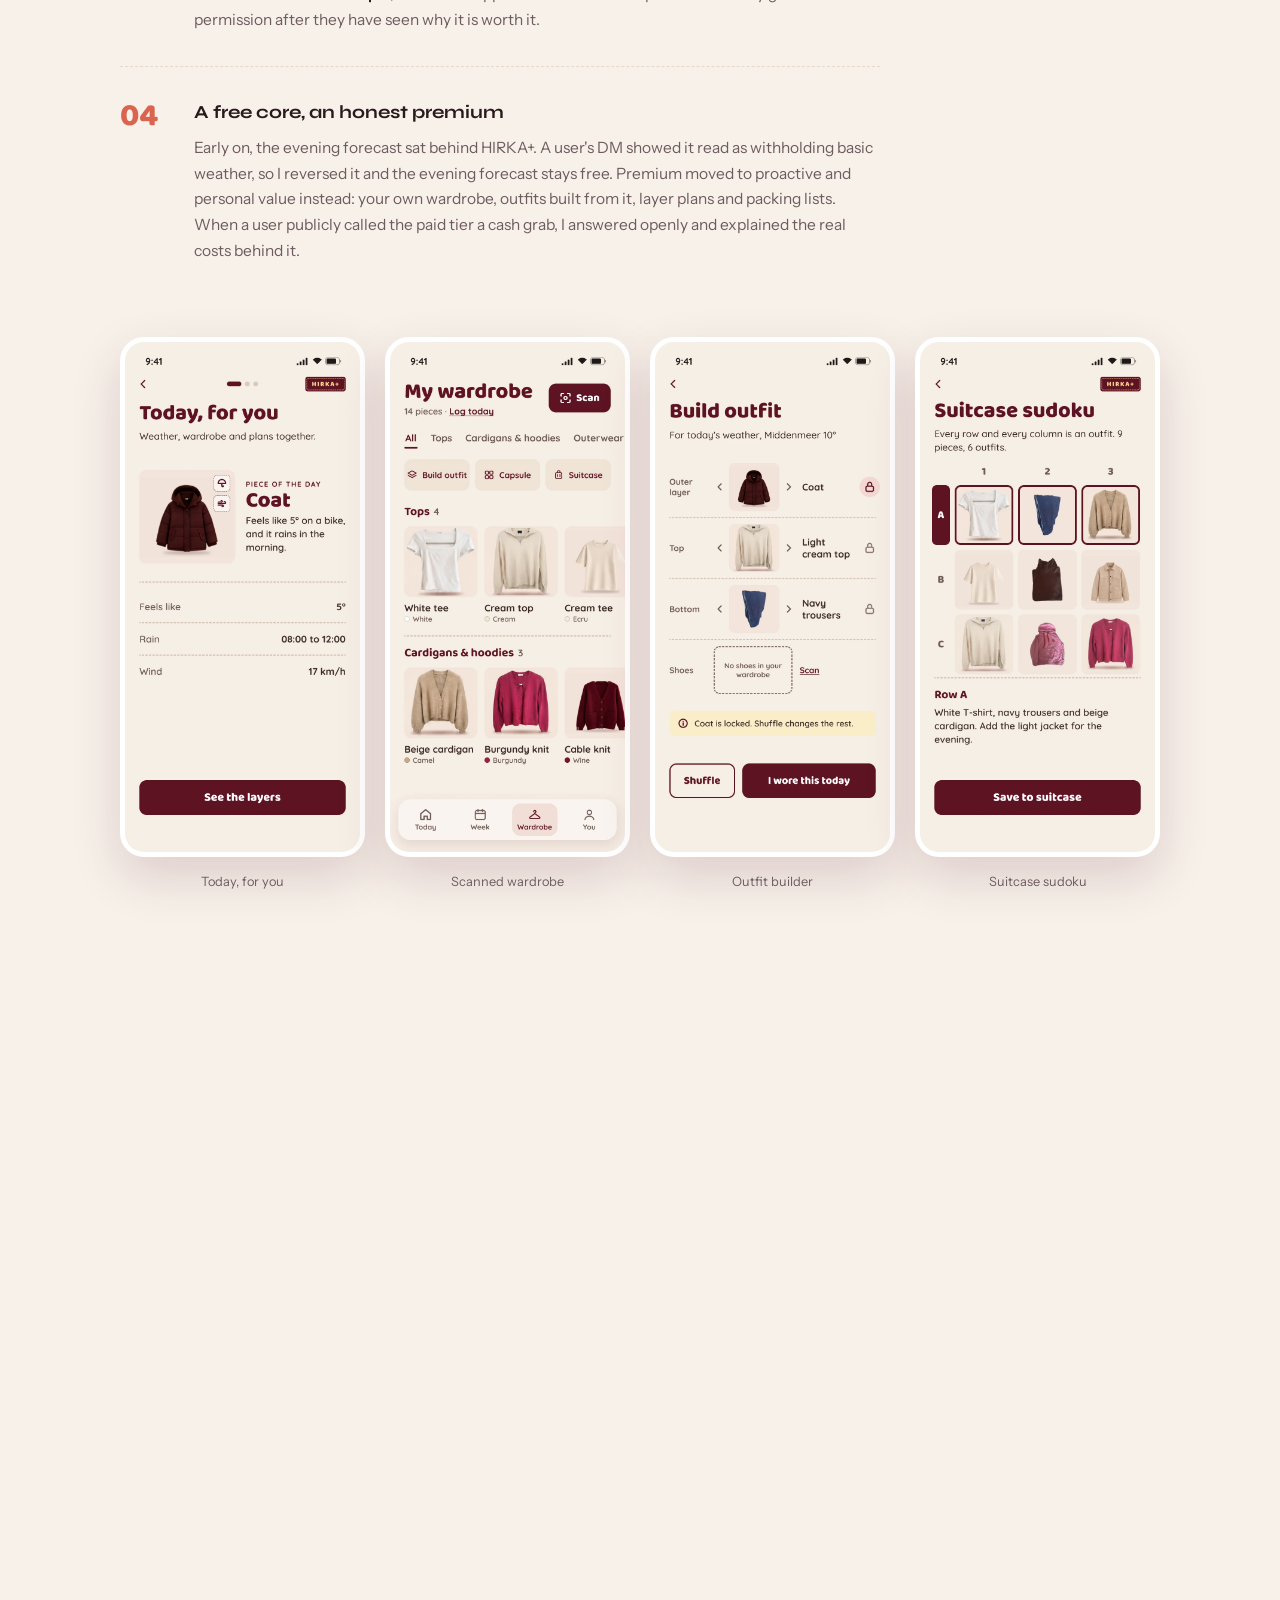
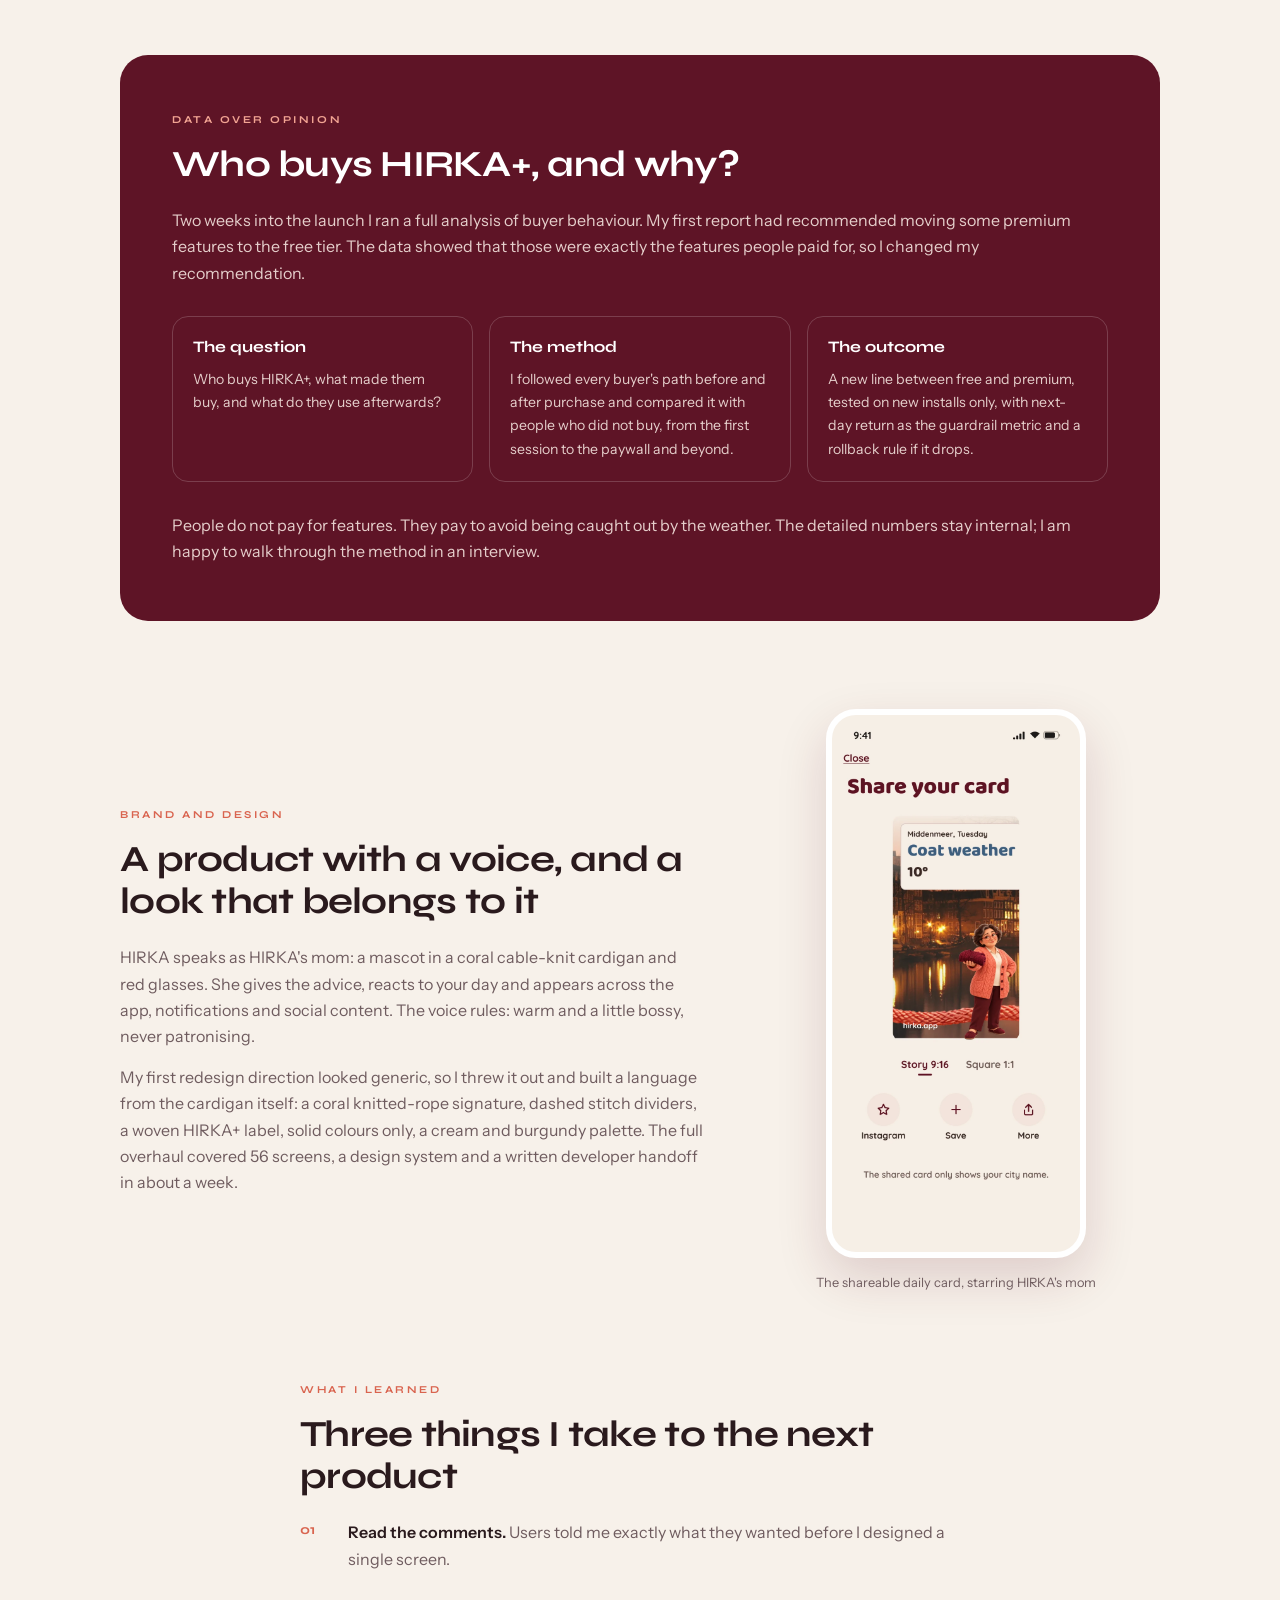
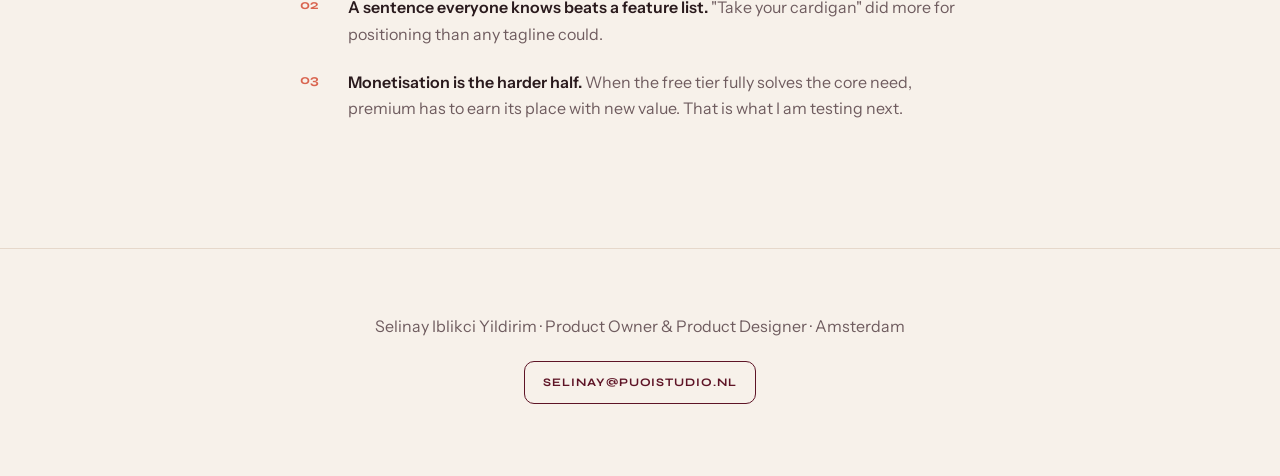
<file: hirka-case-study.html>
<!DOCTYPE html>
<html lang="en">
<head>
<meta charset="UTF-8">
<meta name="viewport" content="width=device-width, initial-scale=1.0">
<link rel="icon" href="favicon.svg" type="image/svg+xml">
<link rel="icon" href="favicon-32.png" type="image/png" sizes="32x32">
<title>HIRKA: from a viral Reel to #1 in Weather | Selinay Iblikci Yildirim</title>
<meta name="description" content="Product Owner case study by Selinay Iblikci Yildirim. HIRKA is a weather app that tells you what to wear. Co-founded and product-owned from idea validation to #1 in Weather on the App Store in Türkiye.">
<meta property="og:type" content="article">
<meta property="og:url" content="https://selinayiblikci.com/hirka-case-study.html">
<meta property="og:title" content="HIRKA: from a viral Reel to #1 in Weather">
<meta property="og:description" content="Co-founder and Product Owner case study: validation, prioritisation, data-led decisions and a 12-day path to the App Store.">
<meta property="og:image" content="https://selinayiblikci.com/images/projects/hirka/og.jpg">
<meta name="twitter:card" content="summary_large_image">
<meta name="twitter:image" content="https://selinayiblikci.com/images/projects/hirka/og.jpg">
<meta name="author" content="Selinay Iblikci Yildirim">
<link rel="canonical" href="https://selinayiblikci.com/hirka-case-study.html">
<link href="https://fonts.googleapis.com/css2?family=Baloo+2:wght@700;800&family=Instrument+Sans:wght@400;500;600;700&family=Syne:wght@600;700;800&display=swap" rel="stylesheet">
<style>
:root {
  --bg: #f7f1ea;
  --surface: #fffaf5;
  --text: #2a1a1d;
  --text-muted: #6f5c5f;
  --brand: #5e1426;
  --coral: #d9644f;
  --border: #e6d8cb;
  --heading-font: 'Syne', sans-serif;
  --body-font: 'Instrument Sans', sans-serif;
  --brand-font: 'Baloo 2', 'Syne', sans-serif;
}

html, body {
  overflow-x: hidden;
  max-width: 100%;
}
*, *::before, *::after {
  box-sizing: border-box;
}
*, *::before, *::after {
  margin: 0;
  padding: 0;
}
html { scroll-behavior: smooth; }
body {
  background: var(--bg);
  color: var(--text);
  font-family: var(--body-font);
  line-height: 1.65;
  -webkit-font-smoothing: antialiased;
}
img, svg, video { max-width: 100%; height: auto; display: block; }
a { color: inherit; }
::selection { background: var(--brand); color: #fff; }

.back {
  position: fixed;
  top: 20px;
  left: 20px;
  z-index: 50;
  font-family: var(--heading-font);
  font-size: 0.7rem;
  font-weight: 700;
  letter-spacing: 0.12em;
  text-transform: uppercase;
  text-decoration: none;
  color: var(--text);
  background: rgba(255, 250, 245, 0.92);
  border: 1px solid var(--border);
  border-radius: 999px;
  padding: 10px 16px;
  backdrop-filter: blur(10px);
  -webkit-backdrop-filter: blur(10px);
}
.back:hover { border-color: var(--brand); color: var(--brand); }

.wrap {
  width: 100%;
  max-width: 1120px;
  margin: 0 auto;
  padding: 0 40px;
}
.narrow { max-width: 760px; }

/* HERO */
.hero { padding: 120px 0 56px; }
.hero-text { max-width: 820px; }
.hero-kicker {
  display: flex;
  align-items: center;
  gap: 12px;
  flex-wrap: wrap;
  font-family: var(--heading-font);
  font-size: 0.7rem;
  font-weight: 700;
  letter-spacing: 0.22em;
  text-transform: uppercase;
  color: var(--coral);
  margin-bottom: 18px;
}
.hero-kicker img {
  width: 36px;
  height: 36px;
  border-radius: 9px;
  flex-shrink: 0;
}
.hero-wordmark {
  font-family: var(--brand-font);
  font-weight: 800;
  font-size: clamp(3.4rem, 9vw, 6.5rem);
  line-height: 0.9;
  color: var(--brand);
}
.hero-title {
  font-family: var(--heading-font);
  font-weight: 700;
  font-size: clamp(1.4rem, 2.6vw, 2.1rem);
  line-height: 1.2;
  letter-spacing: -0.02em;
  margin: 22px 0 18px;
  max-width: 22em;
}
.hero-desc {
  font-size: 1.05rem;
  color: var(--text-muted);
  max-width: 38em;
}
.hero-links {
  display: flex;
  flex-wrap: wrap;
  gap: 12px;
  margin-top: 28px;
}
.pill-link {
  display: inline-flex;
  align-items: center;
  gap: 8px;
  font-family: var(--heading-font);
  font-size: 0.72rem;
  font-weight: 700;
  letter-spacing: 0.08em;
  text-transform: uppercase;
  text-decoration: none;
  padding: 11px 18px;
  border-radius: 10px;
  border: 1.5px solid var(--brand);
  color: var(--brand);
  transition: background 0.2s ease, color 0.2s ease;
}
.pill-link:hover { background: var(--brand); color: #fff; }
.hero-cover {
  margin-top: 56px;
  border-radius: 24px;
  overflow: hidden;
  border: 1px solid var(--border);
}
.hero-cover img { width: 100%; height: auto; }

/* IMAGES */
.phone {
  width: 100%;
  max-width: 260px;
  margin: 0 auto;
  border-radius: 30px;
  overflow: hidden;
  border: 6px solid #fff;
  box-shadow: 0 20px 50px rgba(94, 20, 38, 0.16);
  background: #fff;
}
.phone img { width: 100%; height: auto; }
.shot {
  border-radius: 20px;
  overflow: hidden;
  border: 1px solid var(--border);
  background: var(--surface);
}
.shot img { width: 100%; height: auto; }
.caption {
  font-size: 0.8rem;
  color: var(--text-muted);
  text-align: center;
  margin-top: 14px;
}
figure { min-width: 0; }
.screens {
  display: grid;
  grid-template-columns: repeat(3, minmax(0, 1fr));
  gap: 28px;
  margin: 40px 0 8px;
}
.screens--4 { grid-template-columns: repeat(4, minmax(0, 1fr)); gap: 20px; }
.screens--4 .phone { border-width: 5px; border-radius: 24px; }
.wide-2 {
  display: grid;
  grid-template-columns: repeat(2, minmax(0, 1fr));
  gap: 20px;
  margin: 40px 0 8px;
}

/* META */
.meta {
  display: grid;
  grid-template-columns: repeat(4, minmax(0, 1fr));
  border-top: 1px solid var(--border);
  border-bottom: 1px solid var(--border);
}
.meta-item {
  padding: 26px 24px 26px 0;
  min-width: 0;
}
.meta-item + .meta-item { padding-left: 24px; border-left: 1px solid var(--border); }
.meta-label {
  font-family: var(--heading-font);
  font-size: 0.64rem;
  font-weight: 700;
  letter-spacing: 0.18em;
  text-transform: uppercase;
  color: var(--coral);
  margin-bottom: 8px;
}
.meta-value { font-size: 0.92rem; line-height: 1.5; }

/* SECTIONS */
section.block { padding: 88px 0 0; }
.label {
  font-family: var(--heading-font);
  font-size: 0.66rem;
  font-weight: 700;
  letter-spacing: 0.24em;
  text-transform: uppercase;
  color: var(--coral);
  margin-bottom: 14px;
}
h2 {
  font-family: var(--heading-font);
  font-weight: 700;
  font-size: clamp(1.6rem, 3vw, 2.3rem);
  line-height: 1.15;
  letter-spacing: -0.02em;
  margin-bottom: 22px;
}
h3 {
  font-family: var(--heading-font);
  font-weight: 700;
  font-size: 1.15rem;
  line-height: 1.3;
  margin-bottom: 10px;
}
p + p { margin-top: 14px; }
.lead { font-size: 1.08rem; }
.muted { color: var(--text-muted); }
blockquote {
  margin: 26px 0 0;
  padding: 18px 22px;
  border-left: 3px solid var(--coral);
  background: var(--surface);
  border-radius: 0 12px 12px 0;
  font-family: var(--brand-font);
  font-weight: 700;
  font-size: 1.15rem;
  color: var(--brand);
}

/* RESULTS */
.stats {
  display: grid;
  grid-template-columns: repeat(4, minmax(0, 1fr));
  gap: 16px;
}
.stat {
  background: var(--surface);
  border: 1px solid var(--border);
  border-radius: 18px;
  padding: 24px 22px;
  min-width: 0;
}
.stat-num {
  font-family: var(--brand-font);
  font-weight: 800;
  font-size: clamp(1.9rem, 3.4vw, 2.6rem);
  line-height: 1;
  color: var(--brand);
  margin-bottom: 10px;
}
.stat-label { font-size: 0.86rem; color: var(--text-muted); line-height: 1.45; }
.fineprint { font-size: 0.8rem; color: var(--text-muted); margin-top: 16px; }
.receipts {
  display: grid;
  grid-template-columns: minmax(0, 1.1fr) minmax(0, 0.9fr);
  gap: 20px;
  margin-top: 32px;
  align-items: start;
}

/* OWNERSHIP */
.own {
  display: grid;
  grid-template-columns: repeat(2, minmax(0, 1fr));
  gap: 16px;
}
.own-card {
  border: 1px solid var(--border);
  border-radius: 18px;
  padding: 26px 24px;
  background: var(--surface);
  min-width: 0;
}
.own-card ul { list-style: none; margin-top: 6px; }
.own-card li {
  position: relative;
  padding-left: 18px;
  font-size: 0.92rem;
  color: var(--text-muted);
  line-height: 1.55;
}
.own-card li + li { margin-top: 8px; }
.own-card li::before {
  content: '';
  position: absolute;
  left: 0;
  top: 0.62em;
  width: 7px;
  height: 7px;
  border-radius: 50%;
  background: var(--coral);
}

/* TIMELINE */
.timeline { list-style: none; border-left: 2px dashed var(--border); margin-left: 6px; }
.timeline li { position: relative; padding: 0 0 26px 26px; }
.timeline li:last-child { padding-bottom: 0; }
.timeline li::before {
  content: '';
  position: absolute;
  left: -8px;
  top: 6px;
  width: 14px;
  height: 14px;
  border-radius: 50%;
  background: var(--brand);
  border: 3px solid var(--bg);
}
.tl-date {
  font-family: var(--heading-font);
  font-size: 0.72rem;
  font-weight: 700;
  letter-spacing: 0.14em;
  text-transform: uppercase;
  color: var(--brand);
}
.tl-text { font-size: 0.95rem; color: var(--text-muted); }

/* DECISIONS */
.decision {
  display: grid;
  grid-template-columns: 56px minmax(0, 1fr);
  gap: 18px;
  padding: 34px 0;
  border-top: 1px dashed var(--border);
}
.decision-num {
  font-family: var(--brand-font);
  font-weight: 800;
  font-size: 2rem;
  line-height: 1;
  color: var(--coral);
}
.decision p { color: var(--text-muted); font-size: 0.97rem; }
.decision strong { color: var(--text); font-weight: 600; }
.decision-visual { padding-bottom: 40px; }

/* DATA STORY */
.data {
  background: var(--brand);
  color: #fbeee6;
  border-radius: 28px;
  padding: 56px 52px;
}
.data .label { color: #f2a493; }
.data h2 { color: #fff; }
.data p { color: rgba(251, 238, 230, 0.86); }
.data-grid {
  display: grid;
  grid-template-columns: repeat(3, minmax(0, 1fr));
  gap: 16px;
  margin: 30px 0;
}
.data-card {
  border: 1px solid rgba(255, 255, 255, 0.18);
  border-radius: 16px;
  padding: 20px;
  min-width: 0;
}
.data-card h3 { color: #fff; font-size: 1rem; }
.data-card p { font-size: 0.88rem; }

/* BRAND */
.brand-grid {
  display: grid;
  grid-template-columns: minmax(0, 1fr) minmax(0, 0.7fr);
  gap: 48px;
  align-items: center;
}

/* LEARNED */
.learned { list-style: none; counter-reset: l; }
.learned li {
  counter-increment: l;
  position: relative;
  padding: 0 0 22px 48px;
  color: var(--text-muted);
}
.learned li::before {
  content: counter(l, decimal-leading-zero);
  position: absolute;
  left: 0;
  top: 0;
  font-family: var(--heading-font);
  font-weight: 700;
  font-size: 0.85rem;
  color: var(--coral);
}
.learned strong { color: var(--text); font-weight: 600; }

/* CLOSING */
.closing {
  margin-top: 104px;
  padding: 64px 0 72px;
  border-top: 1px solid var(--border);
  text-align: center;
}
.closing p { color: var(--text-muted); }
.closing .pill-link { margin-top: 22px; }

/* REVEAL */
.reveal { opacity: 0; transform: translateY(24px); transition: opacity 0.7s ease, transform 0.7s ease; }
.reveal.visible { opacity: 1; transform: none; }
@media (prefers-reduced-motion: reduce) {
  .reveal { opacity: 1; transform: none; transition: none; }
}

/* RESPONSIVE */
@media (max-width: 1024px) {
  .stats { grid-template-columns: repeat(2, minmax(0, 1fr)); }
  .meta { grid-template-columns: repeat(2, minmax(0, 1fr)); }
  .meta-item:nth-child(3) { padding-left: 0; border-left: none; }
  .meta-item:nth-child(n+3) { border-top: 1px solid var(--border); }
  .data-grid { grid-template-columns: 1fr; }
  .screens--4 { grid-template-columns: repeat(2, minmax(0, 1fr)); gap: 28px; }
}
@media (max-width: 768px) {
  .wrap { padding: 0 22px; }
  .hero { padding: 96px 0 48px; }
  .hero-cover { margin-top: 40px; border-radius: 16px; }
  .meta { grid-template-columns: 1fr; }
  .meta-item, .meta-item + .meta-item { padding: 18px 0; border-left: none; }
  .meta-item + .meta-item { border-top: 1px solid var(--border); }
  section.block { padding-top: 64px; }
  .own { grid-template-columns: 1fr; }
  .screens { grid-template-columns: 1fr; gap: 36px; }
  .screens--4 { grid-template-columns: repeat(2, minmax(0, 1fr)); gap: 16px; }
  .wide-2, .receipts { grid-template-columns: 1fr; }
  .decision { grid-template-columns: 1fr; gap: 8px; }
  .data { padding: 40px 24px; border-radius: 20px; }
  .brand-grid { grid-template-columns: 1fr; gap: 32px; }
}
@media (max-width: 420px) {
  .stats { grid-template-columns: 1fr; }
  .back { top: 12px; left: 12px; }
}
</style>
</head>
<body>

<a class="back" href="index.html">&larr; Back to projects</a>

<main>

  <!-- HERO -->
  <header class="hero">
    <div class="wrap">
      <div class="hero-text reveal">
        <p class="hero-kicker"><img src="images/projects/hirka/app-icon.png" alt="HIRKA app icon" width="180" height="180"><span>A PUOI Studio product &middot; Product ownership &middot; 0&rarr;1 &middot; 2026</span></p>
        <div class="hero-wordmark">HIRKA</div>
        <h1 class="hero-title">From a viral Reel to #1 in Weather on the App Store in Türkiye</h1>
        <p class="hero-desc">A weather app that tells you what to wear instead of the temperature. I co-founded HIRKA and own the product: I validated the idea in my own audience, set the scope and priorities, made the product calls with data, and designed the experience, brand and growth system. My co-founder built it.</p>
        <div class="hero-links">
          <a class="pill-link" href="https://hirka.app/indir" target="_blank" rel="noopener noreferrer">Get the app</a>
          <a class="pill-link" href="#decisions">Product decisions</a>
        </div>
      </div>
      <figure class="hero-cover reveal">
        <img src="images/projects/hirka/cover.jpg" alt="Three HIRKA screens on a burgundy background: My wardrobe, Today for you and This week" width="2000" height="1250">
      </figure>
    </div>
  </header>

  <!-- META -->
  <div class="wrap reveal">
    <div class="meta">
      <div class="meta-item">
        <div class="meta-label">Role</div>
        <div class="meta-value">Co-founder &amp; Product Owner</div>
      </div>
      <div class="meta-item">
        <div class="meta-label">Team</div>
        <div class="meta-value">Two co-founders, built under PUOI Studio. I own product, design and growth; Ege Yıldızlı owns engineering.</div>
      </div>
      <div class="meta-item">
        <div class="meta-label">Timeline</div>
        <div class="meta-value">October 2026, ongoing</div>
      </div>
      <div class="meta-item">
        <div class="meta-label">Platforms</div>
        <div class="meta-value">iOS, Android, widgets, Apple Watch. 11 languages.</div>
      </div>
    </div>
  </div>

  <!-- RESULTS -->
  <section class="block">
    <div class="wrap">
      <p class="label reveal">Results</p>
      <h2 class="reveal">What happened in the first two weeks</h2>
      <div class="stats">
        <div class="stat reveal">
          <div class="stat-num">#1</div>
          <div class="stat-label">in Weather on the App Store in Türkiye and Azerbaijan</div>
        </div>
        <div class="stat reveal">
          <div class="stat-num">19,700+</div>
          <div class="stat-label">installs in 75 countries, with no ad budget</div>
        </div>
        <div class="stat reveal">
          <div class="stat-num">40%</div>
          <div class="stat-label">of new users came back the next day</div>
        </div>
        <div class="stat reveal">
          <div class="stat-num">12 days</div>
          <div class="stat-label">from first commit to live on the App Store</div>
        </div>
      </div>
      <p class="fineprint reveal">Also top 10 in Weather on the App Store in Cyprus (#3), Austria (#4), Bulgaria (#4), Belgium (#7) and Germany (#10) on 9 November 2026, and #1 in Weather on Google Play in Iran (AppBrain). Live in 11 languages within three weeks of launch, and 96% of new users finish onboarding.</p>
      <div class="receipts reveal">
        <figure>
          <div class="shot"><img src="images/projects/hirka/results.jpg" alt="Results summary: No. 1 in Weather on the App Store in Türkiye, No. 1 in Azerbaijan, 19,766 installs in 15 days across 75 countries, 40% next-day return" width="2000" height="1250" loading="lazy"></div>
          <figcaption class="caption">Results summary, first two weeks on both stores</figcaption>
        </figure>
        <figure>
          <div class="shot"><img src="images/projects/hirka/chart-tr-no1.png" alt="App Store Türkiye top free Weather chart with HIRKA at number 1, ahead of Windy and WeatherX" width="1950" height="660" loading="lazy"></div>
          <figcaption class="caption">App Store Türkiye, top free Weather apps, 3 November 2026</figcaption>
        </figure>
      </div>
    </div>
  </section>

  <!-- PROBLEM -->
  <section class="block">
    <div class="wrap narrow">
      <p class="label reveal">The problem</p>
      <h2 class="reveal">Weather apps give you numbers. People need a decision.</h2>
      <div class="reveal">
        <p class="lead">"14°C, feels like 11" does not answer the question you have at the door: cardigan or coat? Turkish mothers have answered that question in one sentence for generations.</p>
        <blockquote>"Take your cardigan."</blockquote>
      </div>
    </div>
  </section>

  <!-- VALIDATION -->
  <section class="block">
    <div class="wrap narrow">
      <p class="label reveal">Discovery</p>
      <h2 class="reveal">Validated before a single screen existed</h2>
      <div class="reveal">
        <p>I posted a Reel on my Instagram about a weather app run by a Turkish mother. It went viral, and the comments filled up with the same two requests: "If only this were an app" and "Tell me when it's out."</p>
        <p>That gave me three things a product team usually has to work for: proof of demand, the exact words users would use to describe the product, and a waiting audience for launch day. HIRKA (Turkish for cardigan) became that one sentence, as an app.</p>
      </div>
    </div>
  </section>

  <!-- WHAT I OWNED -->
  <section class="block">
    <div class="wrap">
      <p class="label reveal">My role</p>
      <h2 class="reveal">What I owned as Product Owner</h2>
      <div class="own">
        <div class="own-card reveal">
          <h3>Product and backlog</h3>
          <ul>
            <li>Roadmap, backlog and feature specs</li>
            <li>Priorities set from user feedback and analytics</li>
            <li>Build reviews and numbered fix lists for engineering</li>
            <li>Screen sign-off before every release</li>
          </ul>
        </div>
        <div class="own-card reveal">
          <h3>Strategy and monetisation</h3>
          <ul>
            <li>Positioning: a decision, not a degree</li>
            <li>Free versus premium split and paywall moments</li>
            <li>Pricing test plan and retention loops</li>
            <li>Store listing and screenshots</li>
          </ul>
        </div>
        <div class="own-card reveal">
          <h3>Design</h3>
          <ul>
            <li>UX/UI for 56 screens and the design system</li>
            <li>Onboarding and the wardrobe scanning flow</li>
            <li>Turkish UX writing</li>
            <li>Written developer handoff</li>
          </ul>
        </div>
        <div class="own-card reveal">
          <h3>Brand and growth</h3>
          <ul>
            <li>Mascot character, voice and tone rules</li>
            <li>Launch from my own audience, then a dedicated @hirka.app account</li>
            <li>Faceless Reels series and multilingual content strategy</li>
            <li>Influencer evaluation</li>
          </ul>
        </div>
      </div>
    </div>
  </section>

  <!-- TIMELINE -->
  <section class="block">
    <div class="wrap narrow">
      <p class="label reveal">Delivery</p>
      <h2 class="reveal">Scoped to ship fast</h2>
      <p class="reveal muted" style="margin-bottom:30px;">No ad budget, no marketing team, two people. The first version had to do one thing well: answer "what do I wear today?" for morning, noon and evening. Everything else went to the backlog.</p>
      <ol class="timeline reveal">
        <li><div class="tl-date">13 Oct</div><div class="tl-text">First commit</div></li>
        <li><div class="tl-date">25 Oct</div><div class="tl-text">Live on the App Store, after making sign-in optional to pass Apple review</div></li>
        <li><div class="tl-date">31 Oct</div><div class="tl-text">Live on Google Play</div></li>
        <li><div class="tl-date">3 Nov</div><div class="tl-text">#1 in Weather in Türkiye and a record day of 8,000+ installs, with both stores live</div></li>
        <li><div class="tl-date">By week 3</div><div class="tl-text">Live in 11 languages</div></li>
      </ol>
    </div>
  </section>

  <!-- DECISIONS -->
  <section class="block" id="decisions">
    <div class="wrap">
      <p class="label reveal">Key decisions</p>
      <h2 class="reveal">The product calls behind the numbers</h2>

      <div class="narrow">
        <div class="decision reveal">
          <div class="decision-num">01</div>
          <div>
            <h3>Show the decision, not the data</h3>
            <p>The home screen leads with one verdict: <strong>T-shirt weather, Cardigan weather, Coat weather</strong> or <strong>Stay in</strong>. Morning, noon and evening each get their own outfit, because the walk home is often colder than the walk out. Thresholds adapt to location, and "Why a coat?" shows the reasoning: wind, rain, the evening drop and your own setting.</p>
          </div>
        </div>
      </div>
      <div class="screens decision-visual reveal">
        <figure>
          <div class="phone"><img src="images/projects/hirka/screen-today.webp" alt="Today screen: Coat weather in Middenmeer, 10 degrees, with an outfit for morning, noon and evening" width="786" height="1704" loading="lazy"></div>
          <figcaption class="caption">Today: one answer, three time slots</figcaption>
        </figure>
        <figure>
          <div class="phone"><img src="images/projects/hirka/screen-why.webp" alt="Why a coat screen listing wind, rain, evening commute and personal setting" width="786" height="1704" loading="lazy"></div>
          <figcaption class="caption">Why a coat? The reasoning, in plain words</figcaption>
        </figure>
        <figure>
          <div class="phone"><img src="images/projects/hirka/screen-weather-scale.webp" alt="Weather scale screen with T-shirt, Cardigan, Coat weather and Stay in levels and a My normal slider" width="786" height="1704" loading="lazy"></div>
          <figcaption class="caption">Four outfit levels, tuned to your normal</figcaption>
        </figure>
      </div>

      <div class="narrow">
        <div class="decision reveal">
          <div class="decision-num">02</div>
          <div>
            <h3>Learn from the user instead of guessing</h3>
            <p>A short evening check-in asks two questions: "Did you wear what I said?" and "How did it feel?" The answers tune a personal cold-sensitivity setting, so the same 15°C can mean a T-shirt for one person and a coat for another. I deliberately left out wear counters and automatic outfit guessing: logging is optional, one tap, and never nags. <strong>4,500+ people</strong> answered the evening question in the first two weeks, and a weekly report card closes the loop.</p>
          </div>
        </div>
      </div>
      <div class="screens decision-visual reveal">
        <figure>
          <div class="phone"><img src="images/projects/hirka/screen-mother-reaction.webp" alt="HIRKA's mom reacting after the evening check-in: Well done. Mom knows best. 5 day streak" width="786" height="1704" loading="lazy"></div>
          <figcaption class="caption">The evening reaction</figcaption>
        </figure>
        <figure>
          <div class="phone"><img src="images/projects/hirka/screen-report-card.webp" alt="Mom's report card: 5 of 7 days you listened to me, with badges" width="786" height="1704" loading="lazy"></div>
          <figcaption class="caption">Mom's weekly report card</figcaption>
        </figure>
        <figure>
          <div class="phone"><img src="images/projects/hirka/screen-week.webp" alt="This week screen with an outfit and temperature for each day" width="786" height="1704" loading="lazy"></div>
          <figcaption class="caption">This week: plan ahead at a glance</figcaption>
        </figure>
      </div>

      <div class="narrow">
        <div class="decision reveal">
          <div class="decision-num">03</div>
          <div>
            <h3>Value before permission</h3>
            <p>In the redesign I reordered onboarding into seven steps so people see a real outfit decision for their own location on <strong>step 3</strong>, before the app asks for notification permission. They grant permission after they have seen why it is worth it.</p>
          </div>
        </div>
        <div class="decision reveal">
          <div class="decision-num">04</div>
          <div>
            <h3>A free core, an honest premium</h3>
            <p>Early on, the evening forecast sat behind HIRKA+. A user's DM showed it read as withholding basic weather, so I reversed it and the evening forecast stays free. Premium moved to proactive and personal value instead: your own wardrobe, outfits built from it, layer plans and packing lists. When a user publicly called the paid tier a cash grab, I answered openly and explained the real costs behind it.</p>
          </div>
        </div>
      </div>
      <div class="screens screens--4 decision-visual reveal">
        <figure>
          <div class="phone"><img src="images/projects/hirka/screen-today-for-you.webp" alt="Today, for you: piece of the day from your own wardrobe" width="786" height="1704" loading="lazy"></div>
          <figcaption class="caption">Today, for you</figcaption>
        </figure>
        <figure>
          <div class="phone"><img src="images/projects/hirka/screen-wardrobe.webp" alt="My wardrobe: scanned clothes shown like a shop window" width="786" height="1704" loading="lazy"></div>
          <figcaption class="caption">Scanned wardrobe</figcaption>
        </figure>
        <figure>
          <div class="phone"><img src="images/projects/hirka/screen-outfit-builder.webp" alt="Build outfit: swipe each layer and lock favourites" width="786" height="1704" loading="lazy"></div>
          <figcaption class="caption">Outfit builder</figcaption>
        </figure>
        <figure>
          <div class="phone"><img src="images/projects/hirka/screen-suitcase-sudoku.webp" alt="Suitcase sudoku: six trip outfits from nine pieces" width="786" height="1704" loading="lazy"></div>
          <figcaption class="caption">Suitcase sudoku</figcaption>
        </figure>
      </div>

      <div class="narrow">
        <div class="decision reveal">
          <div class="decision-num">05</div>
          <div>
            <h3>Distribution designed in</h3>
            <p>Growth was part of the product scope: a shareable daily outfit card, widgets and an Apple Watch complication that answer without opening the app, one smart link that sends each phone to the right store, and a dedicated @hirka.app account with daily weather cards. For the move to 11 languages I created the series "Every mother has a cardigan sentence", one account and one character, with each episode showing how mothers in another country say it. <strong>21% of installs</strong> have opened the app straight from a notification.</p>
          </div>
        </div>
      </div>
      <div class="wide-2 reveal">
        <figure>
          <div class="shot"><img src="images/projects/hirka/notifications.webp" alt="Lock screen with HIRKA notifications in Turkish: the weather turned, did you take your cardigan" width="1400" height="788" loading="lazy"></div>
          <figcaption class="caption">Notifications in HIRKA's mom's voice</figcaption>
        </figure>
        <figure>
          <div class="shot"><img src="images/projects/hirka/widgets.webp" alt="HIRKA small, medium and large widgets, app icon and Apple Watch complication" width="1400" height="788" loading="lazy"></div>
          <figcaption class="caption">Widgets and Apple Watch</figcaption>
        </figure>
      </div>
    </div>
  </section>

  <!-- DATA STORY -->
  <section class="block">
    <div class="wrap">
      <div class="data reveal">
        <p class="label">Data over opinion</p>
        <h2>Who buys HIRKA+, and why?</h2>
        <p>Two weeks into the launch I ran a full analysis of buyer behaviour. My first report had recommended moving some premium features to the free tier. The data showed that those were exactly the features people paid for, so I changed my recommendation.</p>
        <div class="data-grid">
          <div class="data-card">
            <h3>The question</h3>
            <p>Who buys HIRKA+, what made them buy, and what do they use afterwards?</p>
          </div>
          <div class="data-card">
            <h3>The method</h3>
            <p>I followed every buyer's path before and after purchase and compared it with people who did not buy, from the first session to the paywall and beyond.</p>
          </div>
          <div class="data-card">
            <h3>The outcome</h3>
            <p>A new line between free and premium, tested on new installs only, with next-day return as the guardrail metric and a rollback rule if it drops.</p>
          </div>
        </div>
        <p>People do not pay for features. They pay to avoid being caught out by the weather. The detailed numbers stay internal; I am happy to walk through the method in an interview.</p>
      </div>
    </div>
  </section>

  <!-- BRAND -->
  <section class="block">
    <div class="wrap brand-grid">
      <div class="reveal">
        <p class="label">Brand and design</p>
        <h2>A product with a voice, and a look that belongs to it</h2>
        <p class="muted">HIRKA speaks as HIRKA's mom: a mascot in a coral cable-knit cardigan and red glasses. She gives the advice, reacts to your day and appears across the app, notifications and social content. The voice rules: warm and a little bossy, never patronising.</p>
        <p class="muted">My first redesign direction looked generic, so I threw it out and built a language from the cardigan itself: a coral knitted-rope signature, dashed stitch dividers, a woven HIRKA+ label, solid colours only, a cream and burgundy palette. The full overhaul covered 56 screens, a design system and a written developer handoff in about a week.</p>
      </div>
      <figure class="reveal">
        <div class="phone"><img src="images/projects/hirka/screen-share-card.webp" alt="Share your card screen with HIRKA's mom on a Coat weather story card" width="786" height="1704" loading="lazy"></div>
        <figcaption class="caption">The shareable daily card, starring HIRKA's mom</figcaption>
      </figure>
    </div>
  </section>

  <!-- LEARNED -->
  <section class="block">
    <div class="wrap narrow">
      <p class="label reveal">What I learned</p>
      <h2 class="reveal">Three things I take to the next product</h2>
      <ol class="learned reveal">
        <li><strong>Read the comments.</strong> Users told me exactly what they wanted before I designed a single screen.</li>
        <li><strong>A sentence everyone knows beats a feature list.</strong> "Take your cardigan" did more for positioning than any tagline could.</li>
        <li><strong>Monetisation is the harder half.</strong> When the free tier fully solves the core need, premium has to earn its place with new value. That is what I am testing next.</li>
      </ol>
    </div>
  </section>

</main>

<footer class="closing">
  <div class="wrap">
    <p>Selinay Iblikci Yildirim &middot; Product Owner &amp; Product Designer &middot; Amsterdam</p>
    <a class="pill-link" href="mailto:selinay@puoistudio.nl">selinay@puoistudio.nl</a>
  </div>
</footer>

<script>
(function () {
  var els = document.querySelectorAll('.reveal');
  if (!('IntersectionObserver' in window)) {
    els.forEach(function (el) { el.classList.add('visible'); });
    return;
  }
  var observer = new IntersectionObserver(function (entries) {
    entries.forEach(function (e) {
      if (e.isIntersecting) e.target.classList.add('visible');
    });
  }, { threshold: 0.08, rootMargin: '0px 0px -32px 0px' });
  els.forEach(function (el) { observer.observe(el); });
})();
</script>
</body>
</html>
</file>
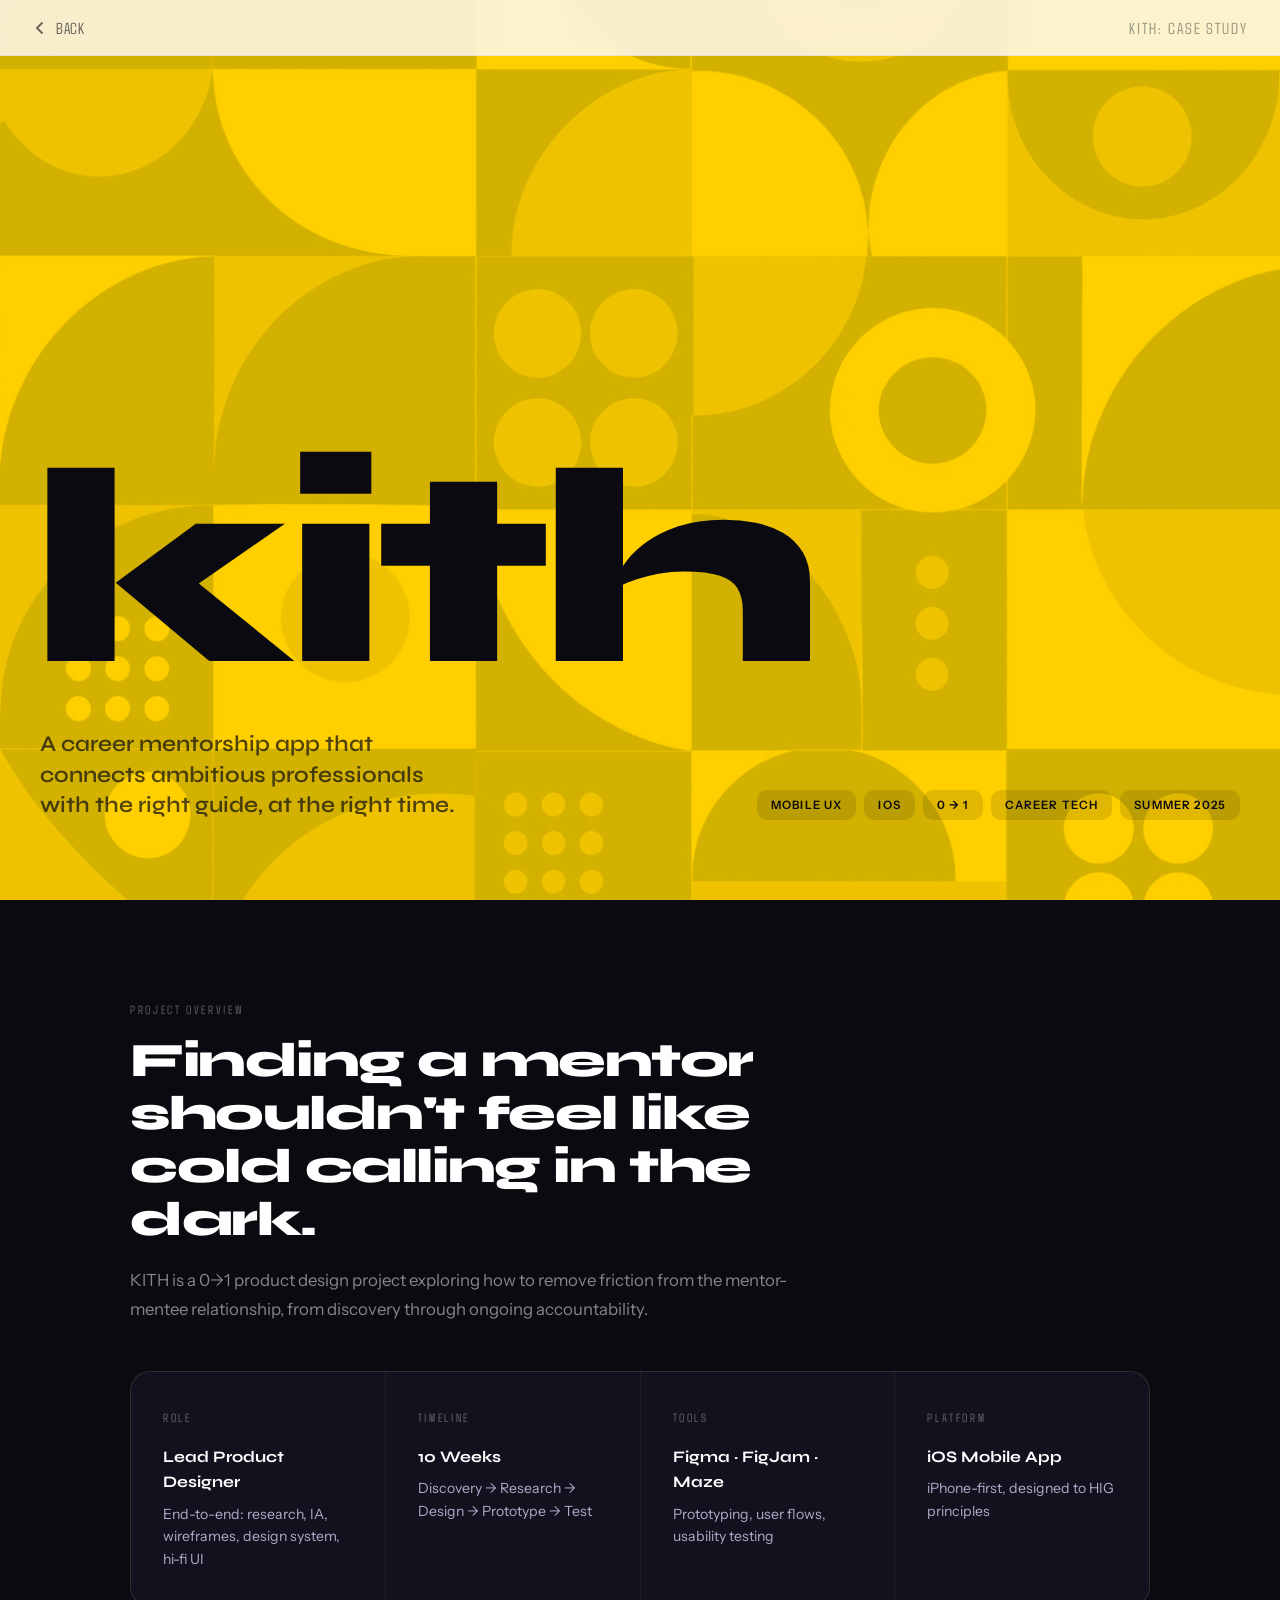
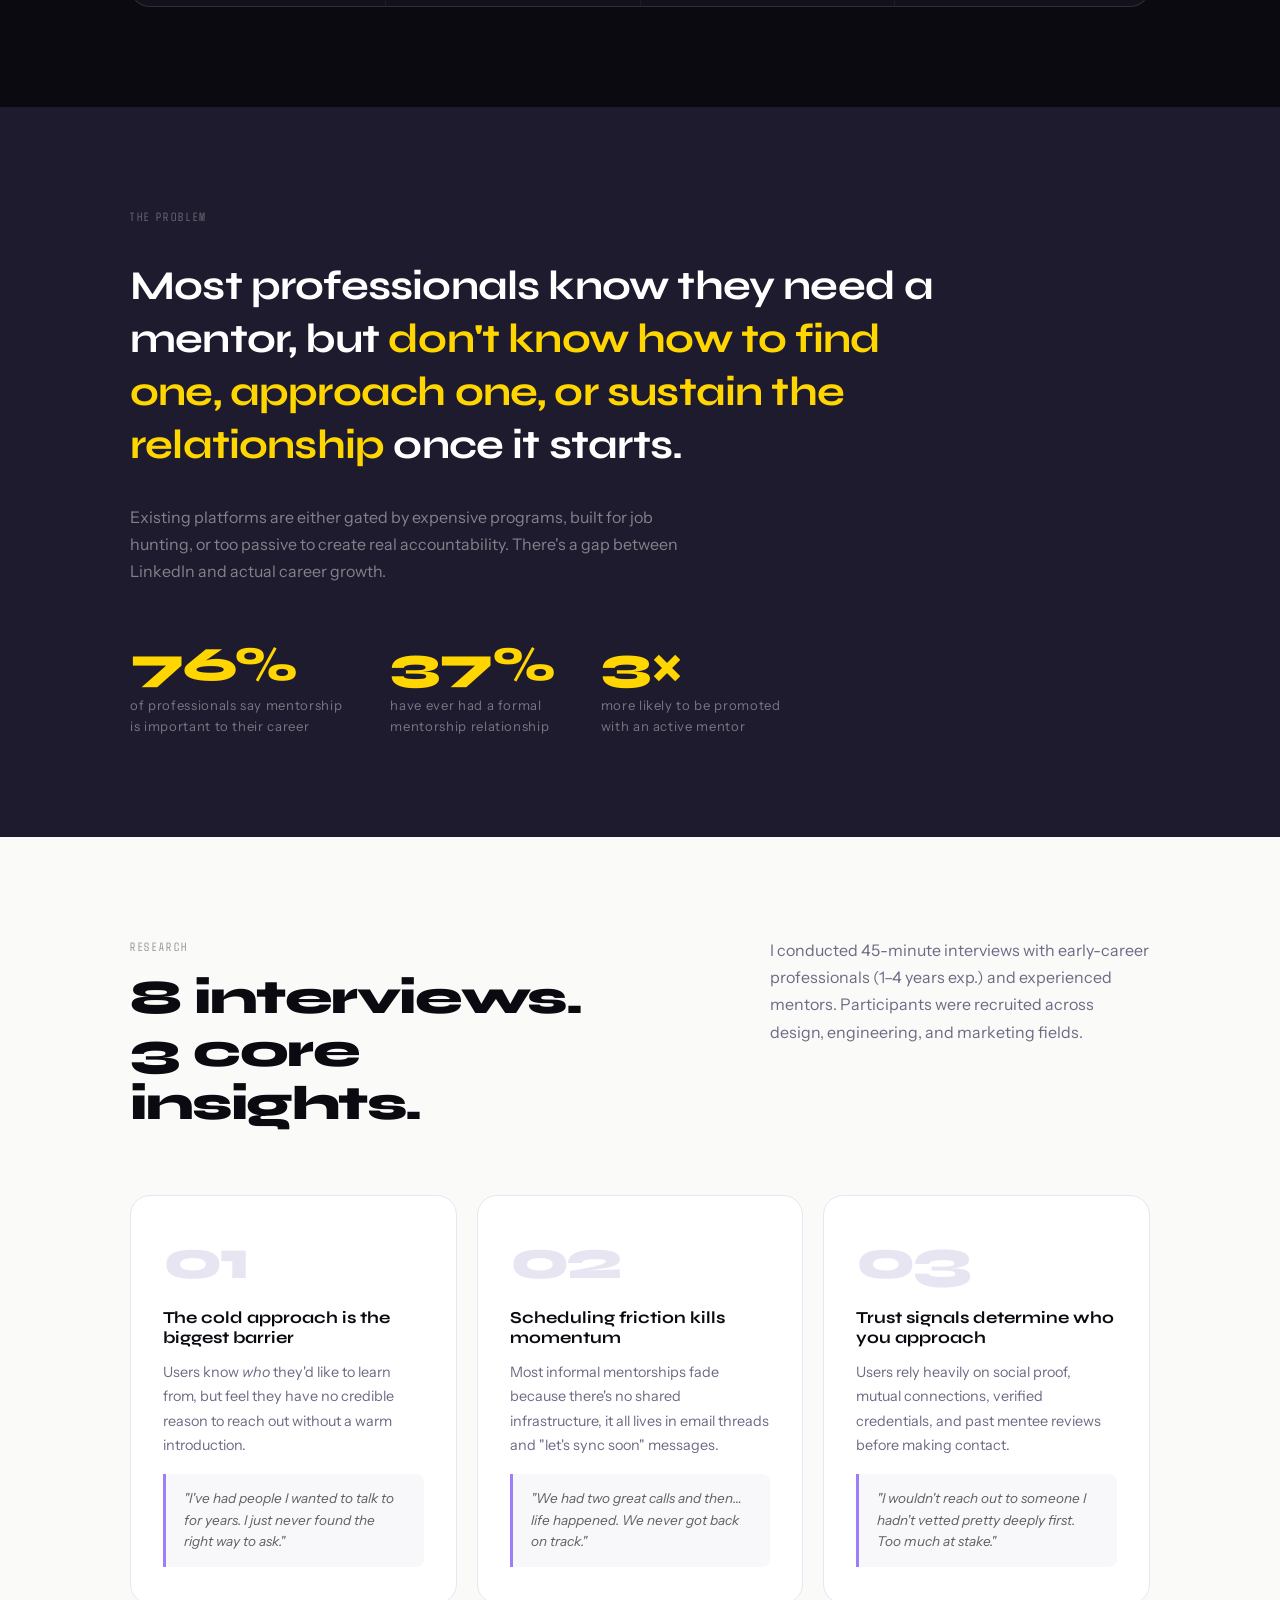
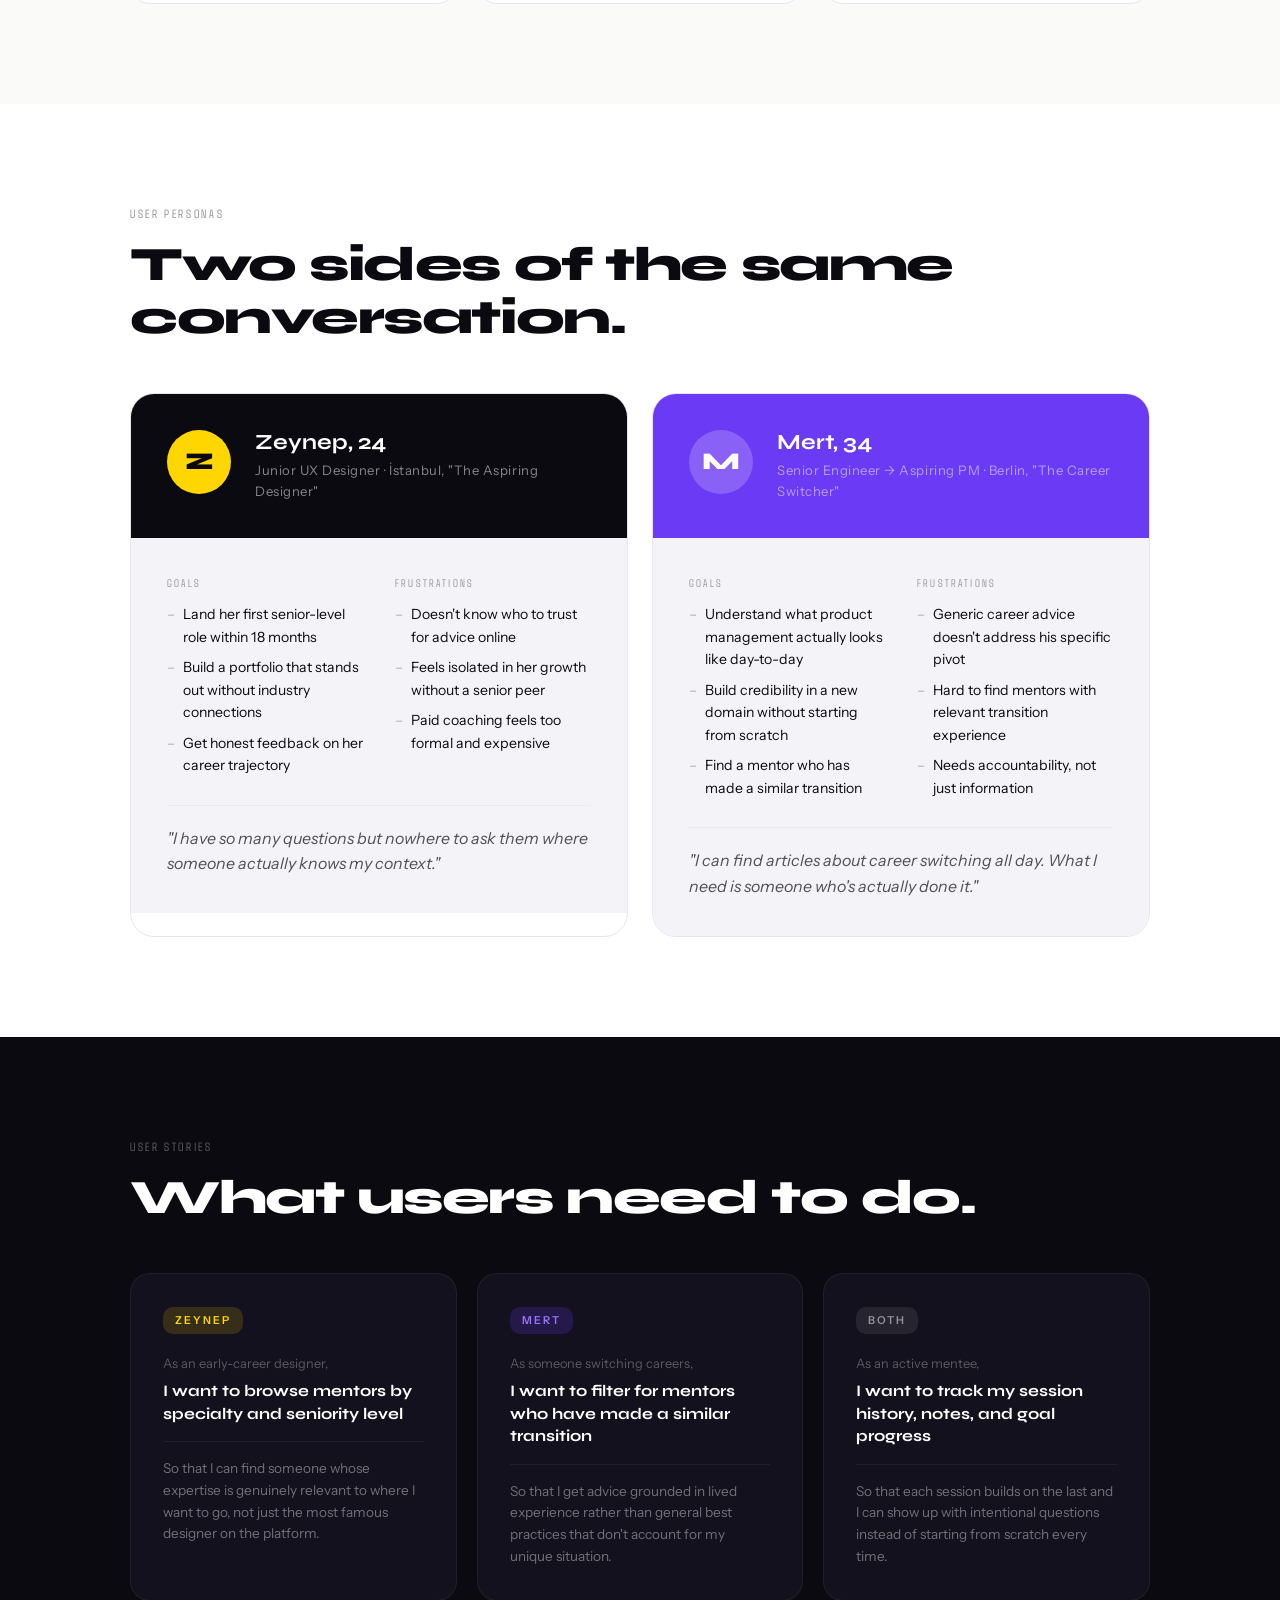
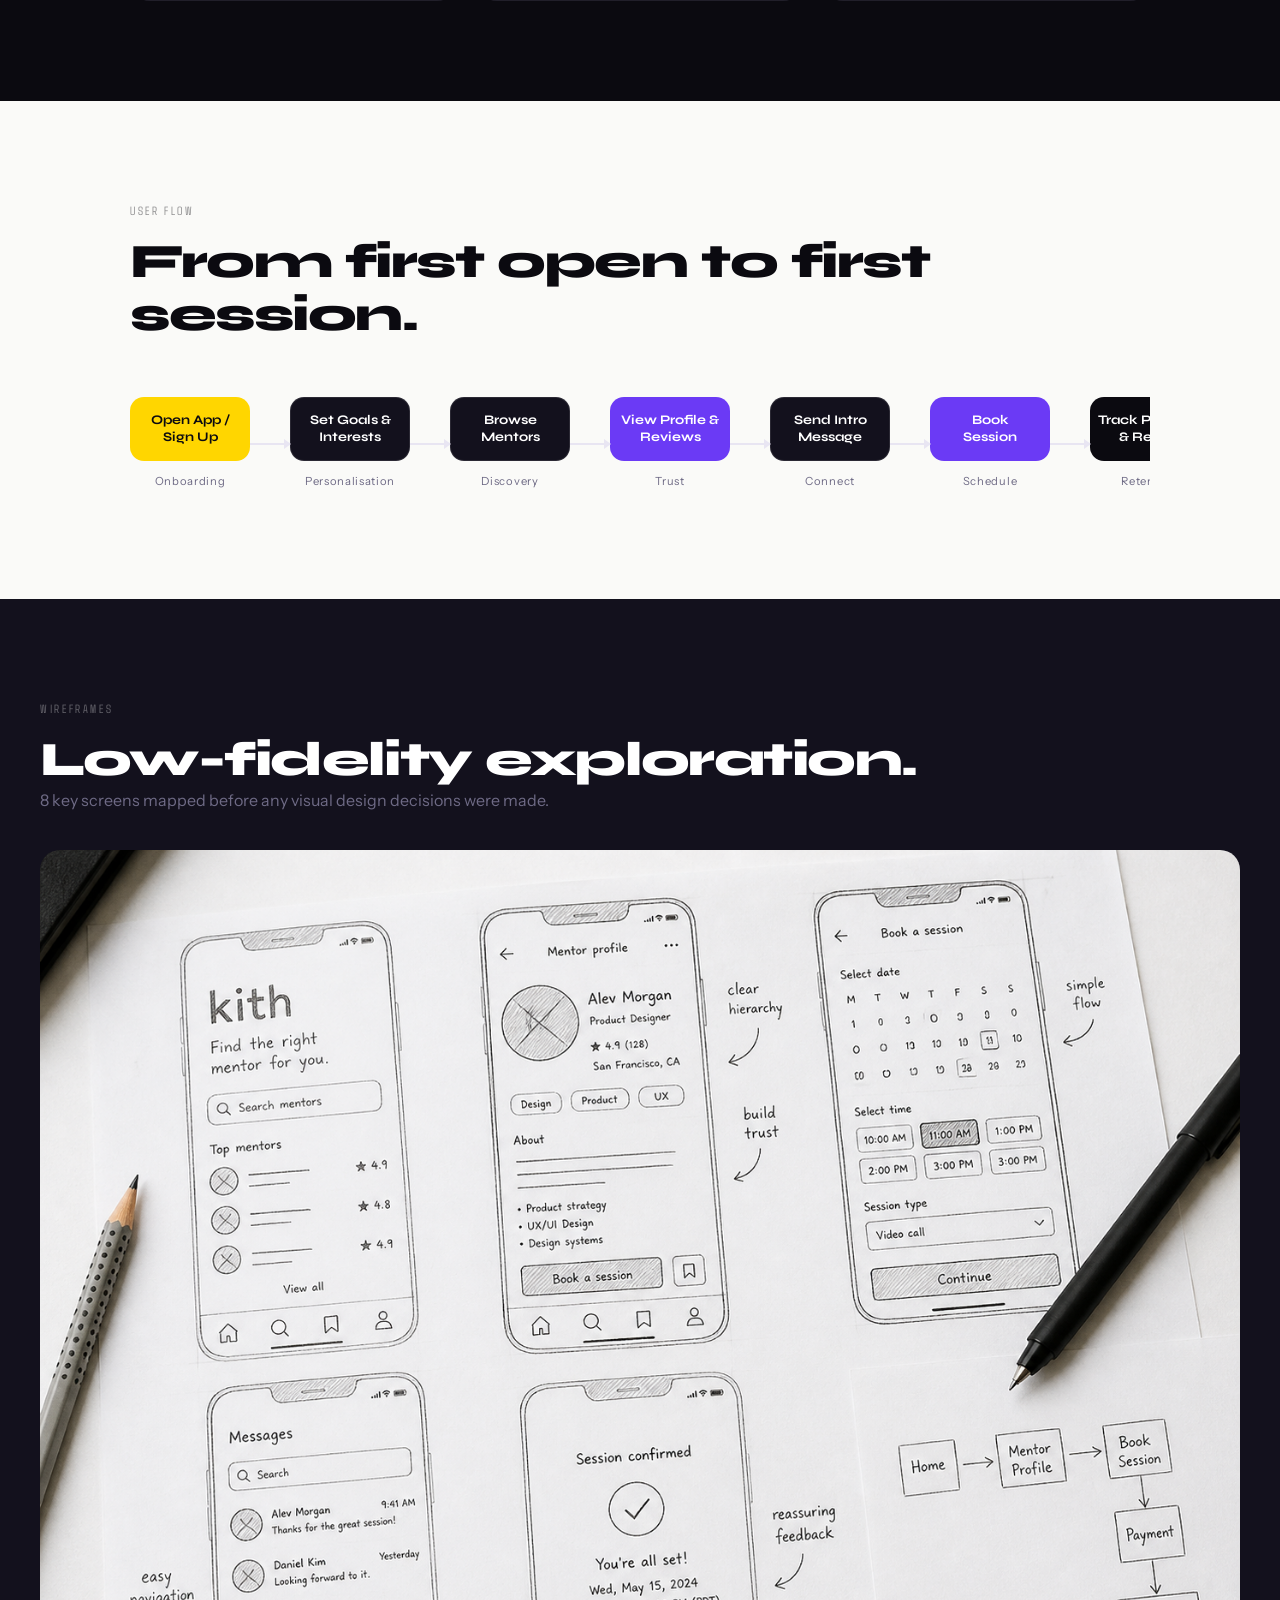
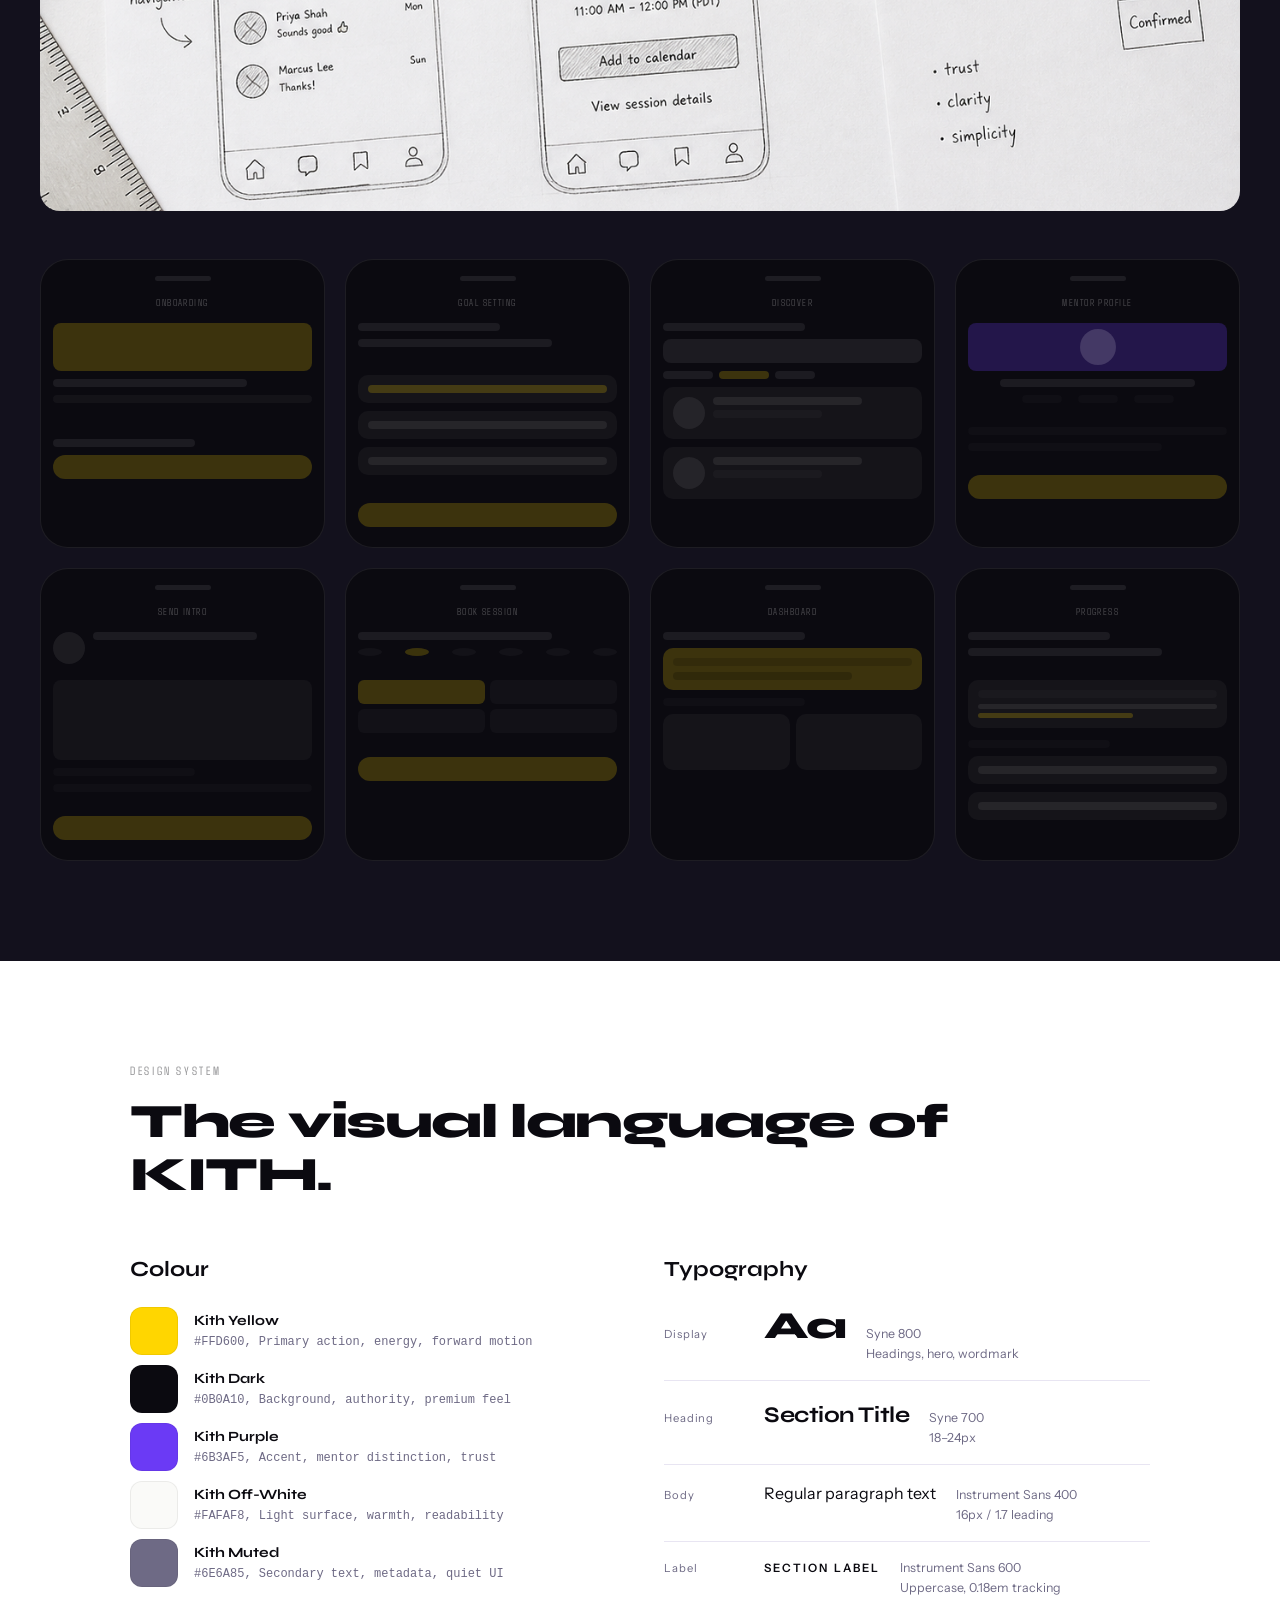
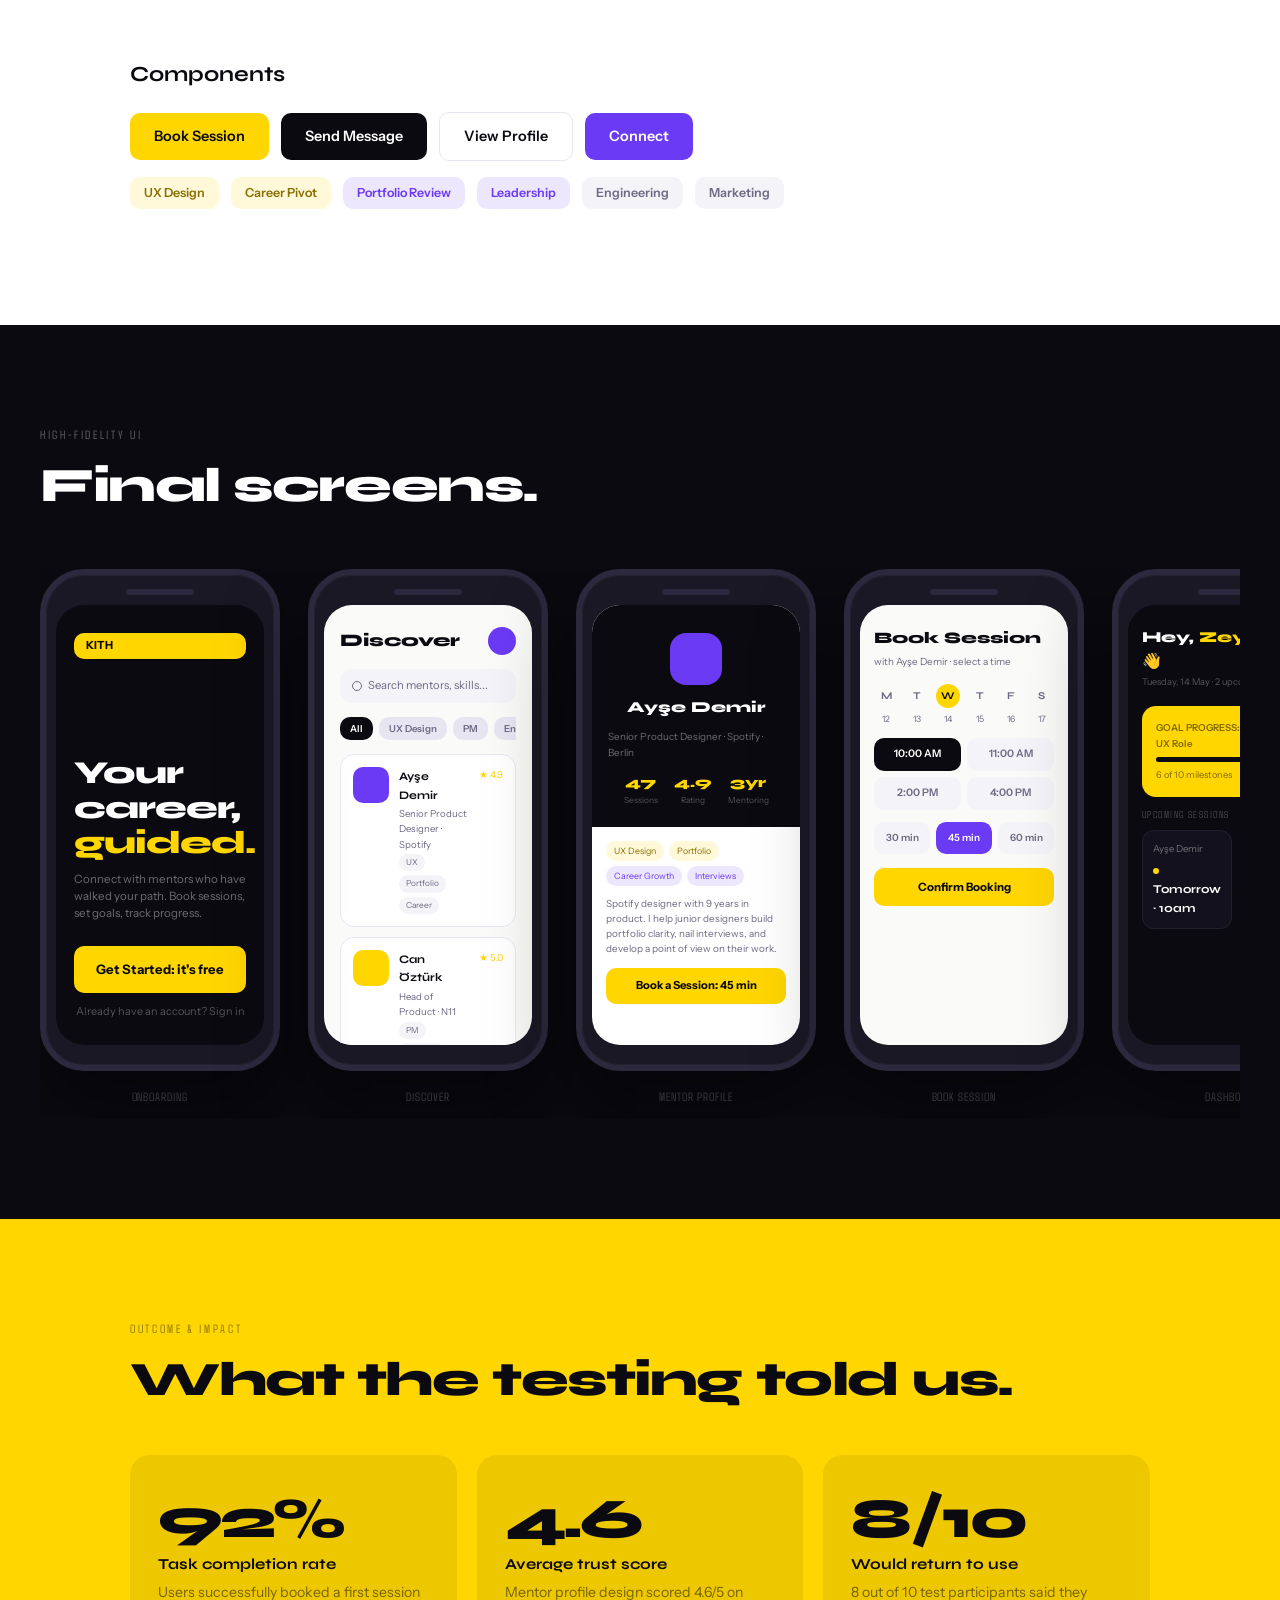
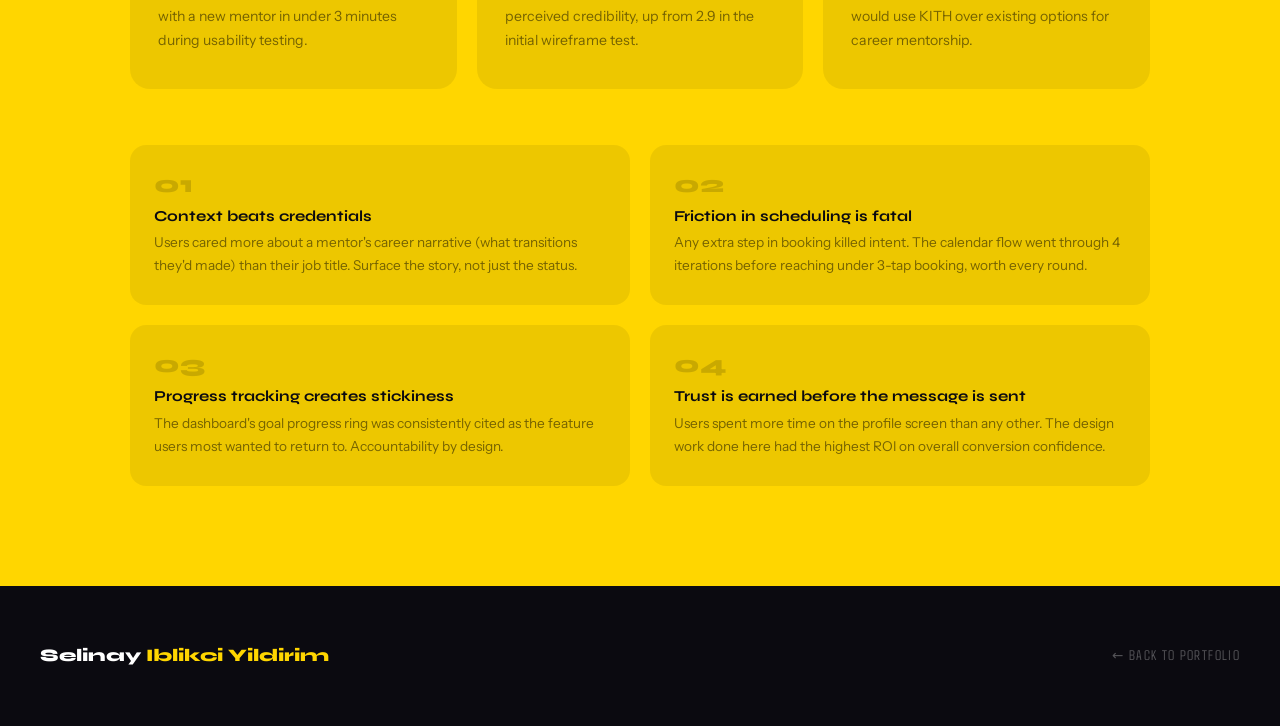
<file: kith-case-study.html>
<!DOCTYPE html>
<html lang="en">
<head>
  <meta charset="UTF-8" />
  <meta name="viewport" content="width=device-width, initial-scale=1.0" />
  <link rel="icon" href="favicon.ico" sizes="any">
  <link rel="icon" href="favicon-32.png" type="image/png" sizes="32x32">
  <link rel="icon" href="favicon-16.png" type="image/png" sizes="16x16">
  <link rel="icon" href="favicon.svg" type="image/svg+xml">
  <link rel="apple-touch-icon" href="favicon-32.png">
  <title>KITH | Career Mentorship App Case Study | Selinay Iblikci Yildirim</title>
<meta name="description" content="KITH: A career mentorship mobile app connecting mentors and mentees. Full product design case study by Selinay Iblikci Yildirim, Product Owner and Product Designer based in Amsterdam.">
<meta name="robots" content="index, follow">
<meta name="author" content="Selinay Iblikci Yildirim">
<link rel="canonical" href="https://selinayiblikci.com/kith-case-study.html">
<meta property="og:type" content="article">
<meta property="og:url" content="https://selinayiblikci.com/kith-case-study.html">
<meta property="og:title" content="KITH: Career Mentorship App · Case Study by Selinay Iblikci Yildirim">
<meta property="og:description" content="A career mentorship mobile app connecting mentors and mentees. End-to-end product design: research, UX, visual design, and design system.">
<meta property="og:image" content="https://selinayiblikci.com/og-image.png">
<meta name="twitter:card" content="summary_large_image">
<meta name="twitter:title" content="KITH: Career Mentorship App · Case Study">
<meta name="twitter:description" content="End-to-end product design case study by Selinay Iblikci Yildirim. Mobile app for career mentorship.">
<meta name="twitter:image" content="https://selinayiblikci.com/og-image.png">
<script type="application/ld+json">
{
  "@context": "https://schema.org",
  "@type": "CreativeWork",
  "name": "KITH: Career Mentorship App",
  "description": "A career mentorship mobile app connecting mentors and mentees. Full product design case study.",
  "author": {
    "@type": "Person",
    "name": "Selinay Iblikci Yildirim",
    "url": "https://selinayiblikci.com"
  },
  "url": "https://selinayiblikci.com/kith-case-study.html",
  "keywords": ["product design", "UX design", "mobile app", "career mentorship", "design systems", "Figma"]
}
</script>
  <link href="https://fonts.googleapis.com/css2?family=Syne:wght@400;500;600;700;800&family=Instrument+Sans:ital,wght@0,400;0,500;0,600;0,700;1,400&family=Agdasima:wght@400;700&display=swap" rel="stylesheet" />
  <style>
    /* ── Reset ────────────────────────────────────── */
    *, *::before, *::after { box-sizing: border-box; margin: 0; padding: 0; }
    html { scroll-behavior: smooth; overflow-x: hidden; }
    html, body { overflow-x: hidden; max-width: 100%; }

    /* ── Tokens ───────────────────────────────────── */
    :root {
      --yellow:   #FFD600;
      --yellow-d: #E6C000;
      --dark:     #0B0A10;
      --dark-2:   #13111D;
      --dark-3:   #1E1B2E;
      --purple:   #6B3AF5;
      --purple-l: #9B72FF;
      --white:    #FFFFFF;
      --off:      #FAFAF8;
      --gray-1:   #F4F3F8;
      --gray-2:   #E8E5F2;
      --gray-3:   #B0ABCA;
      --muted:    #6E6A85;
      --body-font:    "Instrument Sans", sans-serif;
      --head-font:    "Syne", sans-serif;
      --nav-font:     "Agdasima", system-ui, sans-serif;
    }

    body {
      background: var(--off);
      color: var(--dark);
      font-family: var(--body-font);
      line-height: 1.6;
      -webkit-font-smoothing: antialiased;
    }

    /* ── Nav ──────────────────────────────────────── */
    nav {
      position: fixed;
      top: 0; left: 0; right: 0;
      z-index: 100;
      display: flex;
      align-items: center;
      justify-content: space-between;
      padding: 0 32px;
      height: 56px;
      background: rgba(250, 250, 248, 0.82);
      backdrop-filter: blur(24px) saturate(180%);
      -webkit-backdrop-filter: blur(24px) saturate(180%);
      border-bottom: 1px solid rgba(107, 58, 245, 0.08);
    }
    .nav-back {
      display: flex; align-items: center; gap: 8px;
      font-family: var(--nav-font);
      font-size: 1rem; letter-spacing: 0.04em; text-transform: uppercase;
      color: var(--dark); text-decoration: none; opacity: 0.6;
      transition: opacity 0.2s;
    }
    .nav-back:hover { opacity: 1; }
    .nav-back svg { width: 16px; height: 16px; }
    .nav-label {
      font-family: var(--nav-font);
      font-size: 1rem; letter-spacing: 0.12em; text-transform: uppercase;
      color: var(--dark); opacity: 0.4;
    }

    /* ── Shared layout ────────────────────────────── */
    .container { max-width: 1100px; margin: 0 auto; padding: 0 40px; }
    .container--wide { max-width: 1320px; margin: 0 auto; padding: 0 40px; }
    section { padding: 100px 0; }
    section:first-of-type { padding-top: 0; }

    .label {
      font-family: var(--nav-font);
      font-size: 0.75rem; letter-spacing: 0.22em; text-transform: uppercase;
      opacity: 0.45;
      margin-bottom: 16px;
      display: block;
    }
    .label--light { opacity: 0.35; color: var(--white); }

    h2 {
      font-family: var(--head-font);
      font-size: clamp(2rem, 4vw, 3rem);
      font-weight: 800;
      line-height: 1.1;
      letter-spacing: -0.03em;
    }
    h3 {
      font-family: var(--head-font);
      font-size: 1.35rem;
      font-weight: 700;
      line-height: 1.2;
    }
    p { line-height: 1.7; color: var(--muted); }
    p strong { color: var(--dark); }

    /* ── HERO ─────────────────────────────────────── */
    .hero {
      background: var(--yellow);
      padding: 160px 0 80px;
      min-height: 100svh;
      display: flex;
      flex-direction: column;
      justify-content: flex-end;
      position: relative;
      overflow: hidden;
    }
    .hero-bg-img {
      position: absolute;
      inset: 0;
      width: 100%; height: 100%;
      object-fit: cover;
      object-position: center;
      opacity: 0.18;
      mix-blend-mode: multiply;
      pointer-events: none;
      z-index: 0;
    }
    .hero-wordmark, .hero-meta { position: relative; z-index: 1; }
    .hero-wordmark {
      font-family: var(--head-font);
      font-weight: 800;
      font-size: clamp(18vw, 22vw, 280px);
      line-height: 0.85;
      letter-spacing: -0.04em;
      color: var(--dark);
      padding: 0 32px;
      user-select: none;
    }
    .hero-meta {
      display: flex;
      align-items: flex-end;
      justify-content: space-between;
      padding: 40px 40px 0;
      gap: 24px;
      flex-wrap: wrap;
    }
    .hero-tagline {
      font-family: var(--head-font);
      font-size: clamp(1rem, 2.2vw, 1.4rem);
      font-weight: 600;
      color: var(--dark);
      opacity: 0.7;
      max-width: 420px;
      line-height: 1.35;
    }
    .hero-tags {
      display: flex; gap: 8px; flex-wrap: wrap;
    }
    .hero-tag {
      background: rgba(11,10,16,0.12);
      color: var(--dark);
      font-size: 0.72rem;
      font-weight: 600;
      letter-spacing: 0.1em;
      text-transform: uppercase;
      padding: 6px 14px;
      border-radius: 10px;
    }

    /* ── OVERVIEW ─────────────────────────────────── */
    .overview {
      background: var(--dark);
      color: var(--white);
    }
    .overview-grid {
      display: grid;
      grid-template-columns: repeat(4, 1fr);
      gap: 1px;
      background: rgba(255,255,255,0.08);
      border: 1px solid rgba(255,255,255,0.08);
      border-radius: 20px;
      overflow: hidden;
      margin-top: 48px;
    }
    .overview-cell {
      background: var(--dark-2);
      padding: 36px 32px;
    }
    .overview-cell .label { color: var(--white); }
    .overview-cell-title {
      font-family: var(--head-font);
      font-size: 1rem;
      font-weight: 700;
      color: var(--white);
      margin-bottom: 8px;
    }
    .overview-cell p {
      font-size: 0.88rem;
      color: var(--gray-3);
      line-height: 1.6;
    }
    .overview-intro {
      max-width: 680px;
    }
    .overview-intro h2 { color: var(--white); }
    .overview-intro p {
      margin-top: 20px;
      font-size: 1.05rem;
      color: rgba(255,255,255,0.5);
    }

    /* ── PROBLEM ──────────────────────────────────── */
    .problem {
      background: var(--dark-3);
    }
    .problem-statement {
      font-family: var(--head-font);
      font-size: clamp(1.6rem, 3.2vw, 2.6rem);
      font-weight: 700;
      color: var(--white);
      line-height: 1.3;
      letter-spacing: -0.02em;
      max-width: 820px;
      margin-top: 32px;
    }
    .problem-statement em {
      font-style: normal;
      color: var(--yellow);
    }
    .problem-sub {
      margin-top: 32px;
      font-size: 1rem;
      color: rgba(255,255,255,0.45);
      max-width: 560px;
    }
    .problem-numbers {
      display: flex; gap: 48px; margin-top: 56px; flex-wrap: wrap;
    }
    .problem-stat {
      display: flex; flex-direction: column; gap: 6px;
    }
    .problem-stat-n {
      font-family: var(--head-font);
      font-size: 3rem;
      font-weight: 800;
      color: var(--yellow);
      letter-spacing: -0.04em;
      line-height: 1;
    }
    .problem-stat-l {
      font-size: 0.82rem;
      color: rgba(255,255,255,0.4);
      letter-spacing: 0.05em;
    }

    /* ── RESEARCH ─────────────────────────────────── */
    .research { background: var(--off); }
    .research-header {
      display: flex;
      justify-content: space-between;
      align-items: flex-start;
      gap: 40px;
      flex-wrap: wrap;
      margin-bottom: 64px;
    }
    .research-header h2 { max-width: 480px; }
    .research-header p { max-width: 380px; font-size: 1rem; }
    .insights-grid {
      display: grid;
      grid-template-columns: repeat(3, 1fr);
      gap: 20px;
    }
    .insight-card {
      background: var(--white);
      border: 1px solid var(--gray-2);
      border-radius: 20px;
      padding: 36px 32px;
    }
    .insight-number {
      font-family: var(--head-font);
      font-size: 3.5rem;
      font-weight: 800;
      color: var(--gray-2);
      line-height: 1;
      margin-bottom: 20px;
      letter-spacing: -0.06em;
    }
    .insight-card h3 { font-size: 1.05rem; margin-bottom: 12px; }
    .insight-card p { font-size: 0.9rem; }
    .insight-quote {
      margin-top: 16px;
      padding: 14px 18px;
      background: var(--gray-1);
      border-left: 3px solid var(--purple);
      border-radius: 0 8px 8px 0;
      font-size: 0.85rem;
      font-style: italic;
      color: var(--dark);
      opacity: 0.65;
    }

    /* ── PERSONAS ─────────────────────────────────── */
    .personas { background: var(--white); }
    .personas-grid {
      display: grid;
      grid-template-columns: 1fr 1fr;
      gap: 24px;
      margin-top: 48px;
    }
    .persona-card {
      border-radius: 24px;
      overflow: hidden;
      border: 1px solid var(--gray-2);
    }
    .persona-header {
      padding: 36px;
      display: flex;
      align-items: flex-start;
      gap: 24px;
    }
    .persona-header--a { background: var(--dark); }
    .persona-header--b { background: var(--purple); }
    .persona-avatar {
      width: 64px; height: 64px;
      border-radius: 50%;
      display: flex; align-items: center; justify-content: center;
      font-family: var(--head-font);
      font-size: 1.5rem; font-weight: 800;
      color: var(--dark);
      flex-shrink: 0;
    }
    .persona-avatar--a { background: var(--yellow); }
    .persona-avatar--b { background: rgba(255,255,255,0.2); color: var(--white); }
    .persona-info h3 { color: var(--white); margin-bottom: 4px; }
    .persona-role { font-size: 0.82rem; color: rgba(255,255,255,0.5); letter-spacing: 0.04em; }
    .persona-body { padding: 36px; background: var(--gray-1); }
    .persona-row { display: flex; gap: 32px; margin-bottom: 24px; flex-wrap: wrap; }
    .persona-col { flex: 1; min-width: 180px; }
    .persona-col-label {
      font-family: var(--nav-font);
      font-size: 0.68rem; letter-spacing: 0.2em; text-transform: uppercase;
      opacity: 0.4; margin-bottom: 8px;
    }
    .persona-col ul { list-style: none; }
    .persona-col ul li {
      font-size: 0.88rem; color: var(--dark);
      padding: 4px 0;
      display: flex; align-items: flex-start; gap: 8px;
    }
    .persona-col ul li::before { content: "–"; opacity: 0.3; flex-shrink: 0; }
    .persona-quote {
      font-size: 1rem; font-style: italic;
      color: var(--dark);
      border-top: 1px solid var(--gray-2);
      padding-top: 20px;
      line-height: 1.6;
      opacity: 0.7;
    }

    /* ── USER STORIES ─────────────────────────────── */
    .user-stories { background: var(--dark); }
    .user-stories h2 { color: var(--white); }
    .stories-grid {
      display: grid;
      grid-template-columns: repeat(3, 1fr);
      gap: 20px;
      margin-top: 48px;
    }
    .story-card {
      background: var(--dark-2);
      border: 1px solid rgba(255,255,255,0.06);
      border-radius: 20px;
      padding: 32px;
    }
    .story-tag {
      display: inline-block;
      font-size: 0.68rem; letter-spacing: 0.18em; text-transform: uppercase;
      font-weight: 600;
      padding: 5px 12px; border-radius: 10px;
      margin-bottom: 20px;
    }
    .story-tag--a { background: rgba(255,214,0,0.15); color: var(--yellow); }
    .story-tag--b { background: rgba(107,58,245,0.2); color: var(--purple-l); }
    .story-tag--c { background: rgba(255,255,255,0.08); color: rgba(255,255,255,0.5); }
    .story-as {
      font-size: 0.8rem; color: rgba(255,255,255,0.3); margin-bottom: 6px;
    }
    .story-want {
      font-family: var(--head-font);
      font-size: 1rem; font-weight: 700;
      color: var(--white); line-height: 1.4;
      margin-bottom: 16px;
    }
    .story-so {
      font-size: 0.85rem;
      color: rgba(255,255,255,0.4);
      line-height: 1.6;
      border-top: 1px solid rgba(255,255,255,0.06);
      padding-top: 16px;
    }

    /* ── FLOW ─────────────────────────────────────── */
    .flow { background: var(--off); }
    .flow-diagram {
      margin-top: 56px;
      display: flex;
      align-items: center;
      gap: 0;
      overflow-x: auto;
      padding-bottom: 8px;
    }
    .flow-step {
      display: flex;
      flex-direction: column;
      align-items: center;
      gap: 12px;
      flex-shrink: 0;
    }
    .flow-node {
      width: 120px; height: 64px;
      border-radius: 14px;
      display: flex; align-items: center; justify-content: center;
      font-family: var(--head-font);
      font-size: 0.82rem; font-weight: 700;
      text-align: center;
      line-height: 1.3;
    }
    .flow-node--start { background: var(--yellow); color: var(--dark); }
    .flow-node--mid   { background: var(--dark-2); color: var(--white); border: 1px solid rgba(255,255,255,0.1); }
    .flow-node--key   { background: var(--purple); color: var(--white); }
    .flow-node--end   { background: var(--dark); color: var(--white); }
    .flow-sub {
      font-size: 0.7rem; color: var(--muted); letter-spacing: 0.06em;
    }
    .flow-arrow {
      width: 40px; height: 2px;
      background: var(--gray-2);
      position: relative;
      flex-shrink: 0;
    }
    .flow-arrow::after {
      content: "";
      position: absolute;
      right: -1px; top: 50%;
      transform: translateY(-50%);
      border-left: 7px solid var(--gray-2);
      border-top: 5px solid transparent;
      border-bottom: 5px solid transparent;
    }

    /* ── WIREFRAMES ───────────────────────────────── */
    .wireframes { background: var(--dark-2); }
    .wireframes h2 { color: var(--white); }
    .wireframes > .container > p { color: rgba(255,255,255,0.35); margin-top: 12px; }
    .wf-grid {
      display: grid;
      grid-template-columns: repeat(4, 1fr);
      gap: 20px;
      margin-top: 48px;
    }
    .wf-phone {
      background: var(--dark);
      border: 1px solid rgba(255,255,255,0.08);
      border-radius: 28px;
      padding: 16px 12px 20px;
      display: flex;
      flex-direction: column;
      gap: 0;
      position: relative;
    }
    .wf-notch {
      width: 56px; height: 5px;
      background: rgba(255,255,255,0.08);
      border-radius: 3px;
      margin: 0 auto 14px;
    }
    .wf-label {
      font-size: 0.62rem; letter-spacing: 0.15em; text-transform: uppercase;
      color: rgba(255,255,255,0.25);
      text-align: center;
      margin-bottom: 12px;
      font-family: var(--nav-font);
    }
    /* wireframe screen content (gray boxes) */
    .wf-screen { display: flex; flex-direction: column; gap: 8px; }
    .wf-bar { height: 8px; background: rgba(255,255,255,0.07); border-radius: 4px; }
    .wf-bar--short { width: 55%; }
    .wf-bar--mid   { width: 75%; }
    .wf-bar--full  { width: 100%; }
    .wf-bar--fat   { height: 48px; }
    .wf-bar--med   { height: 24px; }
    .wf-bar--sm    { height: 8px; }
    .wf-row { display: flex; gap: 8px; }
    .wf-avatar { width: 32px; height: 32px; border-radius: 50%; background: rgba(255,255,255,0.07); flex-shrink: 0; }
    .wf-card { background: rgba(255,255,255,0.04); border-radius: 10px; padding: 10px; }
    .wf-accent { background: rgba(255,214,0,0.2) !important; }
    .wf-purple { background: rgba(107,58,245,0.25) !important; }

    /* ── DESIGN SYSTEM ────────────────────────────── */
    .design-system { background: var(--white); }
    .ds-grid { display: grid; grid-template-columns: 1fr 1fr; gap: 48px; margin-top: 56px; }
    .ds-block h3 { margin-bottom: 24px; }
    /* Colors */
    .ds-colors { display: flex; flex-direction: column; gap: 10px; }
    .ds-swatch {
      display: flex; align-items: center; gap: 16px;
    }
    .ds-swatch-dot {
      width: 48px; height: 48px; border-radius: 12px;
      border: 1px solid rgba(0,0,0,0.06);
      flex-shrink: 0;
    }
    .ds-swatch-info .swatch-name {
      font-family: var(--head-font); font-weight: 700;
      font-size: 0.88rem;
    }
    .ds-swatch-info .swatch-hex {
      font-size: 0.75rem; color: var(--muted); font-family: monospace;
    }
    /* Type scale */
    .ds-type { display: flex; flex-direction: column; gap: 16px; }
    .ds-type-row {
      display: flex; align-items: baseline; gap: 20px;
      padding-bottom: 16px;
      border-bottom: 1px solid var(--gray-2);
    }
    .ds-type-row:last-child { border-bottom: none; }
    .ds-type-meta {
      font-size: 0.7rem; color: var(--muted); letter-spacing: 0.08em;
      min-width: 80px;
    }
    /* Components */
    .ds-components { margin-top: 48px; }
    .ds-comp-row { display: flex; gap: 12px; align-items: center; flex-wrap: wrap; margin-bottom: 16px; }
    .kith-btn {
      display: inline-flex; align-items: center; justify-content: center;
      padding: 12px 24px; border-radius: 10px;
      font-family: var(--body-font); font-size: 0.9rem; font-weight: 600;
      cursor: default;
    }
    .kith-btn--primary { background: var(--yellow); color: var(--dark); }
    .kith-btn--dark    { background: var(--dark); color: var(--white); }
    .kith-btn--outline { background: transparent; color: var(--dark); border: 1.5px solid var(--gray-2); }
    .kith-btn--purple  { background: var(--purple); color: var(--white); }
    .kith-pill {
      display: inline-flex; align-items: center;
      padding: 6px 14px; border-radius: 10px;
      font-size: 0.78rem; font-weight: 600;
    }
    .kith-pill--a { background: rgba(255,214,0,0.15); color: #8A6F00; }
    .kith-pill--b { background: rgba(107,58,245,0.12); color: var(--purple); }
    .kith-pill--c { background: var(--gray-1); color: var(--muted); }

    /* ── UI SCREENS ───────────────────────────────── */
    .ui-screens { background: var(--dark); }
    .ui-screens h2 { color: var(--white); }
    /* - Screen: Messages - */
    .s-messages {
      background: var(--off);
      padding: 20px 14px;
      height: 440px; overflow: hidden;
    }
    .s-msg-header {
      display: flex; align-items: center; gap: 10px; margin-bottom: 16px;
    }
    .s-msg-back { font-size: 0.9rem; color: var(--purple); }
    .s-msg-ava { width: 28px; height: 28px; border-radius: 50%; background: var(--purple); }
    .s-msg-name { font-family: var(--head-font); font-weight: 700; font-size: 0.82rem; color: var(--dark); flex: 1; }
    .s-msg-dot { width: 7px; height: 7px; border-radius: 50%; background: #22c55e; }
    .s-bubble-wrap { display: flex; flex-direction: column; gap: 8px; margin-bottom: 14px; }
    .s-bubble {
      max-width: 75%; padding: 9px 12px; border-radius: 14px;
      font-size: 0.62rem; line-height: 1.45;
    }
    .s-bubble--them { background: var(--gray-1); color: var(--dark); align-self: flex-start; border-bottom-left-radius: 4px; }
    .s-bubble--me   { background: var(--dark); color: var(--white); align-self: flex-end; border-bottom-right-radius: 4px; }
    .s-bubble--purple { background: var(--purple); color: var(--white); align-self: flex-end; border-bottom-right-radius: 4px; }
    .s-bubble-time { font-size: 0.5rem; color: var(--muted); text-align: center; }
    .s-msg-input {
      display: flex; align-items: center; gap: 8px;
      background: var(--gray-1); border-radius: 10px; padding: 8px 14px;
      margin-top: auto;
    }
    .s-msg-input-txt { flex: 1; font-size: 0.62rem; color: var(--muted); }
    .s-msg-send { width: 22px; height: 22px; border-radius: 50%; background: var(--yellow); display: flex; align-items: center; justify-content: center; font-size: 0.6rem; }
    /* - Screen: Goal Setting - */
    .s-goals {
      background: var(--dark);
      padding: 22px 14px;
      height: 440px; overflow: hidden;
    }
    .s-goals-title { font-family: var(--head-font); font-weight: 800; font-size: 1rem; color: var(--white); margin-bottom: 4px; }
    .s-goals-sub { font-size: 0.62rem; color: rgba(255,255,255,0.35); margin-bottom: 18px; line-height: 1.4; }
    .s-goal-card {
      border-radius: 12px; padding: 12px 14px;
      display: flex; align-items: center; gap: 10px; margin-bottom: 8px;
      border: 1.5px solid rgba(255,255,255,0.08);
      cursor: default;
    }
    .s-goal-card--sel { background: var(--yellow); border-color: var(--yellow); }
    .s-goal-card--off { background: rgba(255,255,255,0.03); }
    .s-goal-icon { width: 28px; height: 28px; border-radius: 8px; display: flex; align-items: center; justify-content: center; font-size: 0.85rem; flex-shrink: 0; }
    .s-goal-icon--sel { background: rgba(0,0,0,0.12); }
    .s-goal-icon--off { background: rgba(255,255,255,0.06); }
    .s-goal-label { font-family: var(--head-font); font-weight: 700; font-size: 0.75rem; }
    .s-goal-label--sel { color: var(--dark); }
    .s-goal-label--off { color: rgba(255,255,255,0.7); }
    .s-goal-check { margin-left: auto; width: 16px; height: 16px; border-radius: 50%; background: var(--dark); display: flex; align-items: center; justify-content: center; font-size: 0.55rem; color: var(--yellow); font-weight: 900; }
    .s-goals-cta { background: var(--yellow); color: var(--dark); border-radius: 10px; padding: 10px; font-weight: 700; font-size: 0.72rem; text-align: center; margin-top: 10px; }
    /* - Screen: Progress - */
    .s-prog {
      background: var(--off);
      padding: 20px 14px;
      height: 440px; overflow: hidden;
    }
    .s-prog-title { font-family: var(--head-font); font-weight: 800; font-size: 1rem; color: var(--dark); margin-bottom: 4px; }
    .s-prog-sub { font-size: 0.6rem; color: var(--muted); margin-bottom: 14px; }
    .s-prog-ring-wrap {
      display: flex; align-items: center; gap: 14px; margin-bottom: 16px;
      background: var(--white); border-radius: 14px; padding: 14px;
      border: 1px solid var(--gray-2);
    }
    .s-prog-ring {
      width: 52px; height: 52px; border-radius: 50%; flex-shrink: 0;
      background: conic-gradient(var(--yellow) 0% 62%, var(--gray-2) 62% 100%);
      display: flex; align-items: center; justify-content: center;
    }
    .s-prog-ring-inner {
      width: 36px; height: 36px; border-radius: 50%; background: var(--white);
      display: flex; align-items: center; justify-content: center;
      font-family: var(--head-font); font-weight: 800; font-size: 0.72rem; color: var(--dark);
    }
    .s-prog-ring-info h4 { font-family: var(--head-font); font-weight: 700; font-size: 0.78rem; color: var(--dark); }
    .s-prog-ring-info p { font-size: 0.58rem; color: var(--muted); margin-top: 2px; }
    .s-milestone {
      display: flex; align-items: flex-start; gap: 10px; padding: 9px 0;
      border-bottom: 1px solid var(--gray-2);
    }
    .s-milestone:last-child { border-bottom: none; }
    .s-milestone-dot {
      width: 18px; height: 18px; border-radius: 50%; flex-shrink: 0;
      display: flex; align-items: center; justify-content: center; font-size: 0.55rem; font-weight: 900;
      margin-top: 1px;
    }
    .s-milestone-dot--done { background: var(--yellow); color: var(--dark); }
    .s-milestone-dot--todo { background: var(--gray-2); color: var(--muted); }
    .s-milestone-label { font-size: 0.65rem; color: var(--dark); font-weight: 600; line-height: 1.4; }
    .s-milestone-label--done { text-decoration: line-through; color: var(--muted); font-weight: 400; }
    .s-milestone-date { font-size: 0.55rem; color: var(--muted); margin-top: 2px; }
    /* - Screen: Review - */
    .s-review {
      background: var(--dark);
      padding: 22px 14px;
      height: 440px; overflow: hidden;
      display: flex; flex-direction: column;
    }
    .s-review-badge {
      background: rgba(34,197,94,0.15); color: #4ade80;
      font-size: 0.6rem; font-weight: 700; letter-spacing: 0.1em; text-transform: uppercase;
      padding: 5px 12px; border-radius: 10px; align-self: flex-start; margin-bottom: 14px;
    }
    .s-review-title { font-family: var(--head-font); font-weight: 800; font-size: 1rem; color: var(--white); margin-bottom: 6px; line-height: 1.3; }
    .s-review-sub { font-size: 0.62rem; color: rgba(255,255,255,0.35); margin-bottom: 18px; }
    .s-stars-row { display: flex; gap: 6px; justify-content: center; margin-bottom: 16px; }
    .s-star {
      font-size: 1.5rem; cursor: default;
    }
    .s-star--on  { color: var(--yellow); }
    .s-star--off { color: rgba(255,255,255,0.12); }
    .s-review-textarea {
      background: rgba(255,255,255,0.05); border: 1px solid rgba(255,255,255,0.08);
      border-radius: 12px; padding: 12px; font-size: 0.62rem;
      color: rgba(255,255,255,0.5); line-height: 1.5; margin-bottom: 12px;
      min-height: 72px;
    }
    .s-review-tags { display: flex; gap: 6px; flex-wrap: wrap; margin-bottom: 16px; }
    .s-review-tag {
      font-size: 0.58rem; padding: 4px 10px; border-radius: 10px;
      border: 1px solid rgba(255,255,255,0.12); color: rgba(255,255,255,0.5);
    }
    .s-review-tag--sel { border-color: var(--yellow); color: var(--yellow); background: rgba(255,214,0,0.08); }
    .s-review-cta { background: var(--yellow); color: var(--dark); border-radius: 10px; padding: 11px; font-weight: 700; font-size: 0.72rem; text-align: center; margin-top: auto; }
    /* - Screen: Notifications - */
    .s-notifs {
      background: var(--off); padding: 20px 14px;
      height: 440px; overflow: hidden;
    }
    .s-notifs-title { font-family: var(--head-font); font-weight: 800; font-size: 1rem; color: var(--dark); margin-bottom: 16px; }
    .s-notif-item {
      display: flex; align-items: flex-start; gap: 10px;
      padding: 10px 0; border-bottom: 1px solid var(--gray-2);
    }
    .s-notif-item:last-child { border-bottom: none; }
    .s-notif-icon {
      width: 32px; height: 32px; border-radius: 10px;
      display: flex; align-items: center; justify-content: center;
      font-size: 0.8rem; flex-shrink: 0;
    }
    .s-notif-icon--y  { background: rgba(255,214,0,0.18); }
    .s-notif-icon--p  { background: rgba(107,58,245,0.15); }
    .s-notif-icon--g  { background: rgba(34,197,94,0.15); }
    .s-notif-body { flex: 1; }
    .s-notif-text { font-size: 0.62rem; color: var(--dark); line-height: 1.45; font-weight: 500; }
    .s-notif-text span { color: var(--purple); font-weight: 700; }
    .s-notif-time { font-size: 0.54rem; color: var(--muted); margin-top: 3px; }
    .s-notif-unread {
      width: 7px; height: 7px; border-radius: 50%;
      background: var(--yellow); flex-shrink: 0; margin-top: 6px;
    }
    /* - Screen: Filters - */
    .s-filters-screen {
      background: var(--white); padding: 20px 14px;
      height: 440px; overflow: hidden;
    }
    .s-filt-handle {
      width: 36px; height: 4px; border-radius: 2px;
      background: var(--gray-2); margin: 0 auto 16px;
    }
    .s-filt-title { font-family: var(--head-font); font-weight: 800; font-size: 0.95rem; color: var(--dark); margin-bottom: 16px; }
    .s-filt-section { margin-bottom: 14px; }
    .s-filt-label { font-size: 0.6rem; font-weight: 700; letter-spacing: 0.12em; text-transform: uppercase; color: var(--muted); margin-bottom: 8px; }
    .s-filt-chips { display: flex; gap: 6px; flex-wrap: wrap; }
    .s-filt-chip {
      font-size: 0.6rem; font-weight: 600; padding: 5px 11px;
      border-radius: 10px; border: 1.5px solid var(--gray-2); color: var(--dark);
    }
    .s-filt-chip--on { background: var(--dark); color: var(--white); border-color: var(--dark); }
    .s-filt-slider-wrap { display: flex; align-items: center; gap: 8px; }
    .s-filt-slider {
      flex: 1; height: 4px; background: var(--gray-2); border-radius: 100px; position: relative;
    }
    .s-filt-slider-fill { width: 60%; height: 100%; background: var(--dark); border-radius: 100px; position: relative; }
    .s-filt-slider-thumb {
      position: absolute; right: -5px; top: 50%; transform: translateY(-50%);
      width: 14px; height: 14px; border-radius: 50%; background: var(--dark);
      border: 2px solid var(--white); box-shadow: 0 1px 4px rgba(0,0,0,0.25);
    }
    .s-filt-val { font-size: 0.62rem; color: var(--dark); font-weight: 700; min-width: 30px; }
    .s-filt-row { display: flex; gap: 8px; }
    .s-filt-btn { flex: 1; padding: 10px; border-radius: 10px; text-align: center; font-size: 0.68rem; font-weight: 700; }
    .s-filt-btn--clear { background: var(--gray-1); color: var(--muted); }
    .s-filt-btn--apply { background: var(--dark); color: var(--white); }
    /* - Screen: Session Notes - */
    .s-notes {
      background: var(--dark); padding: 20px 14px;
      height: 440px; overflow: hidden;
    }
    .s-notes-header { display: flex; justify-content: space-between; align-items: center; margin-bottom: 6px; }
    .s-notes-title { font-family: var(--head-font); font-weight: 800; font-size: 0.9rem; color: var(--white); }
    .s-notes-save { font-size: 0.62rem; color: var(--yellow); font-weight: 700; }
    .s-notes-meta { font-size: 0.58rem; color: rgba(255,255,255,0.3); margin-bottom: 14px; }
    .s-notes-block { margin-bottom: 12px; }
    .s-notes-section-label {
      font-size: 0.58rem; font-weight: 700; letter-spacing: 0.15em; text-transform: uppercase;
      color: var(--yellow); margin-bottom: 6px;
    }
    .s-notes-text {
      background: rgba(255,255,255,0.04); border-radius: 10px; padding: 10px 12px;
      font-size: 0.62rem; color: rgba(255,255,255,0.65); line-height: 1.55;
    }
    .s-notes-action-item {
      display: flex; align-items: flex-start; gap: 8px;
      padding: 7px 0; border-bottom: 1px solid rgba(255,255,255,0.05);
    }
    .s-notes-checkbox {
      width: 14px; height: 14px; border-radius: 4px;
      border: 1.5px solid rgba(255,255,255,0.15); flex-shrink: 0; margin-top: 1px;
    }
    .s-notes-checkbox--done { background: var(--yellow); border-color: var(--yellow); }
    .s-notes-action-text { font-size: 0.62rem; color: rgba(255,255,255,0.6); line-height: 1.4; }
    .s-notes-action-text--done { text-decoration: line-through; opacity: 0.4; }
    /* - Screen: My Profile - */
    .s-myprofile {
      background: var(--off); height: 440px; overflow: hidden;
    }
    .s-mypro-hero {
      background: var(--dark); padding: 24px 16px 20px;
      display: flex; flex-direction: column; align-items: center; gap: 8px;
    }
    .s-mypro-ava {
      width: 56px; height: 56px; border-radius: 18px;
      background: var(--yellow); display: flex; align-items: center; justify-content: center;
      font-family: var(--head-font); font-weight: 800; font-size: 1.2rem; color: var(--dark);
    }
    .s-mypro-name { font-family: var(--head-font); font-weight: 800; font-size: 0.9rem; color: var(--white); }
    .s-mypro-role { font-size: 0.6rem; color: rgba(255,255,255,0.4); }
    .s-mypro-stats { display: flex; gap: 20px; }
    .s-mypro-stat { text-align: center; }
    .s-mypro-stat-n { font-family: var(--head-font); font-weight: 800; font-size: 0.9rem; color: var(--yellow); }
    .s-mypro-stat-l { font-size: 0.5rem; color: rgba(255,255,255,0.3); }
    .s-mypro-body { padding: 14px; }
    .s-mypro-row {
      display: flex; align-items: center; gap: 10px; padding: 11px 0;
      border-bottom: 1px solid var(--gray-2);
    }
    .s-mypro-row:last-child { border-bottom: none; }
    .s-mypro-row-icon { font-size: 0.85rem; width: 20px; text-align: center; }
    .s-mypro-row-label { font-size: 0.68rem; color: var(--dark); font-weight: 500; flex: 1; }
    .s-mypro-row-val { font-size: 0.6rem; color: var(--muted); }
    .s-mypro-row-arrow { font-size: 0.6rem; color: var(--muted); }
    /* - Screen: Empty State - */
    .s-empty {
      background: var(--off); padding: 20px 14px;
      height: 440px; overflow: hidden;
      display: flex; flex-direction: column;
    }
    .s-empty-title { font-family: var(--head-font); font-weight: 800; font-size: 0.95rem; color: var(--dark); margin-bottom: 14px; }
    .s-empty-illus {
      flex: 1; display: flex; flex-direction: column; align-items: center; justify-content: center; gap: 14px;
    }
    .s-empty-circle {
      width: 80px; height: 80px; border-radius: 50%;
      background: var(--yellow); display: flex; align-items: center; justify-content: center;
      font-size: 2rem;
    }
    .s-empty-headline { font-family: var(--head-font); font-weight: 800; font-size: 0.9rem; color: var(--dark); text-align: center; line-height: 1.3; }
    .s-empty-body { font-size: 0.62rem; color: var(--muted); text-align: center; line-height: 1.5; max-width: 180px; }
    .s-empty-cta { background: var(--dark); color: var(--white); border-radius: 10px; padding: 11px; font-weight: 700; font-size: 0.7rem; text-align: center; width: 100%; }
    .screens-row {
      display: flex;
      gap: 28px;
      margin-top: 56px;
      align-items: flex-start;
      overflow-x: auto;
      padding-bottom: 12px;
    }
    .screen-wrap {
      flex-shrink: 0;
      display: flex;
      flex-direction: column;
      align-items: center;
      gap: 16px;
    }
    .screen-caption {
      font-size: 0.78rem;
      color: rgba(255,255,255,0.3);
      letter-spacing: 0.08em;
      text-align: center;
      font-family: var(--nav-font);
      text-transform: uppercase;
    }
    /* Phone frame */
    .iphone {
      width: 240px;
      background: #1A1825;
      border-radius: 44px;
      border: 6px solid #2C293E;
      padding: 14px 10px 20px;
      position: relative;
      box-shadow: 0 40px 80px rgba(0,0,0,0.5), 0 0 0 1px rgba(255,255,255,0.04) inset;
    }
    .iphone-notch {
      width: 68px; height: 6px;
      background: #2C293E;
      border-radius: 3px;
      margin: 0 auto 10px;
    }
    .iphone-screen {
      border-radius: 28px;
      overflow: hidden;
      background: #0B0A10;
      min-height: 440px;
      position: relative;
    }
    /* - Screen: Onboarding - */
    .s-onboard {
      background: var(--dark);
      display: flex; flex-direction: column;
      padding: 28px 18px 24px;
      height: 440px;
    }
    .s-onboard-top {
      font-family: var(--head-font); font-weight: 800;
      font-size: 2rem; color: var(--white);
      line-height: 1.1; letter-spacing: -0.03em;
      margin-top: auto;
    }
    .s-onboard-top em { color: var(--yellow); font-style: normal; }
    .s-onboard-sub {
      font-size: 0.72rem; color: rgba(255,255,255,0.4);
      margin: 10px 0 24px;
      line-height: 1.5;
    }
    .s-onboard-pill {
      display: inline-block;
      background: var(--yellow); color: var(--dark);
      font-weight: 700; font-size: 0.7rem;
      padding: 4px 12px; border-radius: 10px;
      margin-bottom: 16px;
    }
    .s-onboard-cta {
      background: var(--yellow); color: var(--dark);
      border-radius: 10px; padding: 13px;
      font-weight: 700; font-size: 0.82rem;
      text-align: center;
    }
    .s-onboard-secondary {
      text-align: center; font-size: 0.68rem;
      color: rgba(255,255,255,0.3); margin-top: 10px;
    }
    /* - Screen: Discover - */
    .s-discover {
      background: var(--off);
      padding: 22px 16px;
      height: 440px;
      overflow: hidden;
    }
    .s-disc-header {
      display: flex; justify-content: space-between; align-items: center;
      margin-bottom: 14px;
    }
    .s-disc-title {
      font-family: var(--head-font); font-weight: 800;
      font-size: 1.1rem; color: var(--dark);
    }
    .s-disc-avatar {
      width: 28px; height: 28px; border-radius: 50%;
      background: var(--purple);
    }
    .s-search {
      background: var(--gray-1); border-radius: 12px;
      padding: 8px 12px; font-size: 0.7rem;
      color: var(--muted); margin-bottom: 14px;
      display: flex; align-items: center; gap: 6px;
    }
    .s-search-icon { width: 10px; height: 10px; border-radius: 50%; border: 1.5px solid var(--muted); }
    .s-filters { display: flex; gap: 6px; margin-bottom: 14px; overflow: hidden; }
    .s-filter {
      font-size: 0.6rem; font-weight: 600;
      padding: 4px 10px; border-radius: 10px;
      white-space: nowrap; flex-shrink: 0;
    }
    .s-filter--on  { background: var(--dark); color: var(--white); }
    .s-filter--off { background: var(--gray-2); color: var(--muted); }
    .s-mentor-card {
      background: var(--white); border-radius: 14px;
      padding: 12px; display: flex; gap: 10px;
      align-items: flex-start; margin-bottom: 10px;
      border: 1px solid var(--gray-2);
    }
    .s-mentor-ava {
      width: 36px; height: 36px; border-radius: 10px;
      flex-shrink: 0;
    }
    .s-mentor-name { font-family: var(--head-font); font-weight: 700; font-size: 0.72rem; color: var(--dark); }
    .s-mentor-role { font-size: 0.6rem; color: var(--muted); margin: 2px 0; }
    .s-mentor-tags { display: flex; gap: 4px; flex-wrap: wrap; }
    .s-mentor-tag {
      font-size: 0.52rem; padding: 2px 7px; border-radius: 10px;
      background: var(--gray-1); color: var(--muted);
    }
    .s-stars { font-size: 0.6rem; color: var(--yellow); margin-left: auto; }
    /* - Screen: Profile - */
    .s-profile {
      background: var(--white);
      height: 440px; overflow: hidden;
    }
    .s-profile-hero {
      background: var(--dark);
      padding: 28px 16px 20px;
      display: flex; flex-direction: column; align-items: center; gap: 10px;
    }
    .s-profile-ava {
      width: 52px; height: 52px; border-radius: 16px;
      background: var(--purple);
    }
    .s-profile-name {
      font-family: var(--head-font); font-weight: 800;
      font-size: 0.95rem; color: var(--white);
    }
    .s-profile-role {
      font-size: 0.62rem; color: rgba(255,255,255,0.4);
    }
    .s-profile-stats {
      display: flex; gap: 16px;
    }
    .s-profile-stat { text-align: center; }
    .s-profile-stat-n {
      font-family: var(--head-font); font-weight: 800;
      font-size: 0.9rem; color: var(--yellow);
    }
    .s-profile-stat-l { font-size: 0.52rem; color: rgba(255,255,255,0.3); }
    .s-profile-body { padding: 14px; }
    .s-profile-tag-row { display: flex; gap: 5px; flex-wrap: wrap; margin-bottom: 10px; }
    .s-profile-ptag {
      font-size: 0.55rem; padding: 3px 8px; border-radius: 10px;
    }
    .s-profile-ptag--y { background: rgba(255,214,0,0.15); color: #8A6F00; }
    .s-profile-ptag--p { background: rgba(107,58,245,0.12); color: var(--purple); }
    .s-profile-about {
      font-size: 0.62rem; color: var(--muted); line-height: 1.5; margin-bottom: 12px;
    }
    .s-profile-cta {
      background: var(--yellow); color: var(--dark);
      border-radius: 10px; padding: 9px;
      font-weight: 700; font-size: 0.7rem; text-align: center;
    }
    /* - Screen: Session Booking - */
    .s-book {
      background: var(--off);
      padding: 20px 14px;
      height: 440px; overflow: hidden;
    }
    .s-book-title {
      font-family: var(--head-font); font-weight: 800;
      font-size: 1rem; color: var(--dark); margin-bottom: 4px;
    }
    .s-book-sub { font-size: 0.62rem; color: var(--muted); margin-bottom: 14px; }
    .s-cal-row { display: flex; justify-content: space-between; margin-bottom: 12px; }
    .s-cal-day {
      display: flex; flex-direction: column; align-items: center;
      gap: 4px; font-size: 0.55rem; color: var(--muted);
    }
    .s-cal-day-n {
      width: 24px; height: 24px; border-radius: 50%;
      display: flex; align-items: center; justify-content: center;
      font-family: var(--head-font); font-weight: 700; font-size: 0.65rem;
    }
    .s-cal-day-n--sel { background: var(--yellow); color: var(--dark); }
    .s-cal-day-n--off { color: var(--muted); }
    .s-times { display: grid; grid-template-columns: 1fr 1fr; gap: 6px; margin-bottom: 12px; }
    .s-time {
      padding: 8px; border-radius: 10px; text-align: center;
      font-size: 0.65rem; font-weight: 600;
    }
    .s-time--sel { background: var(--dark); color: var(--white); }
    .s-time--off { background: var(--gray-1); color: var(--muted); }
    .s-duration { display: flex; gap: 6px; margin-bottom: 14px; }
    .s-dur {
      flex: 1; padding: 8px; border-radius: 10px; text-align: center;
      font-size: 0.62rem; font-weight: 600;
    }
    .s-dur--sel { background: var(--purple); color: var(--white); }
    .s-dur--off { background: var(--gray-1); color: var(--muted); }
    .s-book-cta {
      background: var(--yellow); color: var(--dark);
      border-radius: 10px; padding: 10px;
      font-weight: 700; font-size: 0.72rem; text-align: center;
    }
    /* - Screen: Dashboard - */
    .s-dash {
      background: var(--dark);
      padding: 20px 14px;
      height: 440px; overflow: hidden;
    }
    .s-dash-header {
      display: flex; justify-content: space-between;
      margin-bottom: 16px;
    }
    .s-dash-greet {
      font-family: var(--head-font); font-weight: 800;
      font-size: 0.95rem; color: var(--white);
    }
    .s-dash-greet span { color: var(--yellow); }
    .s-dash-sub { font-size: 0.58rem; color: rgba(255,255,255,0.3); margin-top: 2px; }
    .s-dash-notif {
      width: 28px; height: 28px; border-radius: 50%;
      background: rgba(255,255,255,0.06);
    }
    .s-progress-card {
      background: var(--yellow);
      border-radius: 14px; padding: 14px;
      margin-bottom: 10px;
    }
    .s-progress-label { font-size: 0.6rem; color: rgba(0,0,0,0.5); font-weight: 600; margin-bottom: 6px; }
    .s-progress-bar-wrap {
      background: rgba(0,0,0,0.12); border-radius: 100px; height: 5px;
      margin-bottom: 6px;
    }
    .s-progress-bar {
      background: var(--dark); height: 5px; border-radius: 100px; width: 62%;
    }
    .s-progress-stats {
      display: flex; justify-content: space-between;
      font-size: 0.58rem; color: rgba(0,0,0,0.5);
    }
    .s-dash-section-label {
      font-family: var(--nav-font); font-size: 0.6rem;
      letter-spacing: 0.15em; text-transform: uppercase;
      color: rgba(255,255,255,0.25); margin-bottom: 8px;
    }
    .s-upcoming {
      display: flex; gap: 8px;
    }
    .s-upcoming-card {
      flex: 1; background: var(--dark-2);
      border-radius: 12px; padding: 10px;
      border: 1px solid rgba(255,255,255,0.06);
    }
    .s-upcoming-mentor { font-size: 0.6rem; color: rgba(255,255,255,0.4); margin-bottom: 4px; }
    .s-upcoming-time {
      font-family: var(--head-font); font-weight: 700;
      font-size: 0.75rem; color: var(--white);
    }
    .s-upcoming-dot {
      width: 6px; height: 6px; border-radius: 50%;
      background: var(--yellow); display: inline-block;
      margin-right: 4px;
    }

    /* ── OUTCOME ──────────────────────────────────── */
    .outcome { background: var(--yellow); }
    .outcome h2 { color: var(--dark); }
    .outcome-grid {
      display: grid;
      grid-template-columns: repeat(3, 1fr);
      gap: 20px;
      margin-top: 48px;
    }
    .outcome-card {
      background: rgba(0,0,0,0.07);
      border-radius: 20px; padding: 36px 28px;
    }
    .outcome-n {
      font-family: var(--head-font); font-weight: 800;
      font-size: 3.5rem; color: var(--dark);
      letter-spacing: -0.05em; line-height: 1;
      margin-bottom: 8px;
    }
    .outcome-card h3 { font-size: 0.95rem; margin-bottom: 8px; }
    .outcome-card p { font-size: 0.88rem; color: rgba(0,0,0,0.5); }
    .learnings {
      margin-top: 56px;
      display: grid;
      grid-template-columns: 1fr 1fr;
      gap: 20px;
    }
    .learning {
      background: rgba(0,0,0,0.07);
      border-radius: 16px; padding: 28px 24px;
    }
    .learning-n {
      font-family: var(--head-font); font-weight: 800;
      font-size: 1.5rem; color: rgba(0,0,0,0.15);
      line-height: 1; margin-bottom: 10px;
    }
    .learning h3 { font-size: 0.95rem; margin-bottom: 6px; }
    .learning p { font-size: 0.85rem; color: rgba(0,0,0,0.5); }

    /* ── FOOTER ───────────────────────────────────── */
    footer {
      background: var(--dark);
      padding: 56px 40px;
      display: flex; align-items: center; justify-content: space-between;
      flex-wrap: wrap; gap: 24px;
    }
    .footer-name {
      font-family: var(--head-font); font-weight: 800;
      font-size: 1.1rem; color: var(--white);
    }
    .footer-name span { color: var(--yellow); }
    .footer-back {
      font-family: var(--nav-font);
      font-size: 0.85rem; letter-spacing: 0.1em; text-transform: uppercase;
      color: rgba(255,255,255,0.3); text-decoration: none;
      transition: color 0.2s;
    }
    .footer-back:hover { color: var(--yellow); }

    /* ── Responsive ───────────────────────────────── */
    @media (max-width: 900px) {
      .overview-grid { grid-template-columns: 1fr 1fr; }
      .insights-grid { grid-template-columns: 1fr; }
      .personas-grid { grid-template-columns: 1fr; }
      .stories-grid { grid-template-columns: 1fr; }
      .wf-grid { grid-template-columns: repeat(2, 1fr); }
      .ds-grid { grid-template-columns: 1fr; }
      .outcome-grid { grid-template-columns: 1fr; }
      .learnings { grid-template-columns: 1fr; }
    }
    @media (max-width: 600px) {
      .container, .container--wide { padding: 0 20px; }
      section { padding: 64px 0; }
      .overview-grid { grid-template-columns: 1fr; }
      nav { padding: 0 20px; }
      .hero-wordmark { padding: 0 20px; }
      .hero-meta { padding: 32px 20px 0; }
    }
  </style>
</head>
<body>

  <!-- ── NAV ────────────────────────────────────── -->
  <nav>
    <a class="nav-back" href="index.html">
      <svg viewBox="0 0 16 16" fill="none" stroke="currentColor" stroke-width="1.8" stroke-linecap="round" stroke-linejoin="round">
        <path d="M10 3L5 8l5 5"/>
      </svg>
      Back
    </a>
    <span class="nav-label">KITH: Case Study</span>
  </nav>

  <!-- ── HERO ───────────────────────────────────── -->
  <section class="hero">
    <img class="hero-bg-img" src="kith-hero-bg.jpg" alt="" aria-hidden="true" />
    <div class="hero-wordmark">kith</div>
    <div class="hero-meta">
      <p class="hero-tagline">A career mentorship app that connects ambitious professionals with the right guide, at the right time.</p>
      <div class="hero-tags">
        <span class="hero-tag">Mobile UX</span>
        <span class="hero-tag">iOS</span>
        <span class="hero-tag">0 → 1</span>
        <span class="hero-tag">Career Tech</span>
        <span class="hero-tag">Summer 2025</span>
      </div>
    </div>
  </section>

  <!-- ── OVERVIEW ───────────────────────────────── -->
  <section class="overview">
    <div class="container">
      <div class="overview-intro">
        <span class="label label--light">Project Overview</span>
        <h2>Finding a mentor shouldn't feel like cold calling in the dark.</h2>
        <p>KITH is a 0→1 product design project exploring how to remove friction from the mentor-mentee relationship, from discovery through ongoing accountability.</p>
      </div>
      <div class="overview-grid">
        <div class="overview-cell">
          <span class="label label--light">Role</span>
          <div class="overview-cell-title">Lead Product Designer</div>
          <p>End-to-end: research, IA, wireframes, design system, hi-fi UI</p>
        </div>
        <div class="overview-cell">
          <span class="label label--light">Timeline</span>
          <div class="overview-cell-title">10 Weeks</div>
          <p>Discovery → Research → Design → Prototype → Test</p>
        </div>
        <div class="overview-cell">
          <span class="label label--light">Tools</span>
          <div class="overview-cell-title">Figma · FigJam · Maze</div>
          <p>Prototyping, user flows, usability testing</p>
        </div>
        <div class="overview-cell">
          <span class="label label--light">Platform</span>
          <div class="overview-cell-title">iOS Mobile App</div>
          <p>iPhone-first, designed to HIG principles</p>
        </div>
      </div>
    </div>
  </section>

  <!-- ── PROBLEM ────────────────────────────────── -->
  <section class="problem">
    <div class="container">
      <span class="label label--light">The Problem</span>
      <p class="problem-statement">
        Most professionals know they need a mentor, but <em>don't know how to find one, approach one, or sustain the relationship</em> once it starts.
      </p>
      <p class="problem-sub">
        Existing platforms are either gated by expensive programs, built for job hunting, or too passive to create real accountability. There's a gap between LinkedIn and actual career growth.
      </p>
      <div class="problem-numbers">
        <div class="problem-stat">
          <span class="problem-stat-n">76%</span>
          <span class="problem-stat-l">of professionals say mentorship<br>is important to their career</span>
        </div>
        <div class="problem-stat">
          <span class="problem-stat-n">37%</span>
          <span class="problem-stat-l">have ever had a formal<br>mentorship relationship</span>
        </div>
        <div class="problem-stat">
          <span class="problem-stat-n">3×</span>
          <span class="problem-stat-l">more likely to be promoted<br>with an active mentor</span>
        </div>
      </div>
    </div>
  </section>

  <!-- ── RESEARCH ───────────────────────────────── -->
  <section class="research">
    <div class="container">
      <div class="research-header">
        <div>
          <span class="label">Research</span>
          <h2>8 interviews.<br>3 core insights.</h2>
        </div>
        <p>I conducted 45-minute interviews with early-career professionals (1–4 years exp.) and experienced mentors. Participants were recruited across design, engineering, and marketing fields.</p>
      </div>
      <div class="insights-grid">
        <div class="insight-card">
          <div class="insight-number">01</div>
          <h3>The cold approach is the biggest barrier</h3>
          <p>Users know <em>who</em> they'd like to learn from, but feel they have no credible reason to reach out without a warm introduction.</p>
          <div class="insight-quote">"I've had people I wanted to talk to for years. I just never found the right way to ask."</div>
        </div>
        <div class="insight-card">
          <div class="insight-number">02</div>
          <h3>Scheduling friction kills momentum</h3>
          <p>Most informal mentorships fade because there's no shared infrastructure, it all lives in email threads and "let's sync soon" messages.</p>
          <div class="insight-quote">"We had two great calls and then… life happened. We never got back on track."</div>
        </div>
        <div class="insight-card">
          <div class="insight-number">03</div>
          <h3>Trust signals determine who you approach</h3>
          <p>Users rely heavily on social proof, mutual connections, verified credentials, and past mentee reviews before making contact.</p>
          <div class="insight-quote">"I wouldn't reach out to someone I hadn't vetted pretty deeply first. Too much at stake."</div>
        </div>
      </div>
    </div>
  </section>

  <!-- ── PERSONAS ───────────────────────────────── -->
  <section class="personas">
    <div class="container">
      <span class="label">User Personas</span>
      <h2>Two sides of the same conversation.</h2>
      <div class="personas-grid">

        <div class="persona-card">
          <div class="persona-header persona-header--a">
            <div class="persona-avatar persona-avatar--a">Z</div>
            <div class="persona-info">
              <h3>Zeynep, 24</h3>
              <div class="persona-role">Junior UX Designer · İstanbul, "The Aspiring Designer"</div>
            </div>
          </div>
          <div class="persona-body">
            <div class="persona-row">
              <div class="persona-col">
                <div class="persona-col-label">Goals</div>
                <ul>
                  <li>Land her first senior-level role within 18 months</li>
                  <li>Build a portfolio that stands out without industry connections</li>
                  <li>Get honest feedback on her career trajectory</li>
                </ul>
              </div>
              <div class="persona-col">
                <div class="persona-col-label">Frustrations</div>
                <ul>
                  <li>Doesn't know who to trust for advice online</li>
                  <li>Feels isolated in her growth without a senior peer</li>
                  <li>Paid coaching feels too formal and expensive</li>
                </ul>
              </div>
            </div>
            <p class="persona-quote">"I have so many questions but nowhere to ask them where someone actually knows my context."</p>
          </div>
        </div>

        <div class="persona-card">
          <div class="persona-header persona-header--b">
            <div class="persona-avatar persona-avatar--b">M</div>
            <div class="persona-info">
              <h3>Mert, 34</h3>
              <div class="persona-role">Senior Engineer → Aspiring PM · Berlin, "The Career Switcher"</div>
            </div>
          </div>
          <div class="persona-body">
            <div class="persona-row">
              <div class="persona-col">
                <div class="persona-col-label">Goals</div>
                <ul>
                  <li>Understand what product management actually looks like day-to-day</li>
                  <li>Build credibility in a new domain without starting from scratch</li>
                  <li>Find a mentor who has made a similar transition</li>
                </ul>
              </div>
              <div class="persona-col">
                <div class="persona-col-label">Frustrations</div>
                <ul>
                  <li>Generic career advice doesn't address his specific pivot</li>
                  <li>Hard to find mentors with relevant transition experience</li>
                  <li>Needs accountability, not just information</li>
                </ul>
              </div>
            </div>
            <p class="persona-quote">"I can find articles about career switching all day. What I need is someone who's actually done it."</p>
          </div>
        </div>

      </div>
    </div>
  </section>

  <!-- ── USER STORIES ───────────────────────────── -->
  <section class="user-stories">
    <div class="container">
      <span class="label label--light">User Stories</span>
      <h2>What users need to do.</h2>
      <div class="stories-grid">

        <div class="story-card">
          <span class="story-tag story-tag--a">Zeynep</span>
          <div class="story-as">As an early-career designer,</div>
          <div class="story-want">I want to browse mentors by specialty and seniority level</div>
          <div class="story-so">So that I can find someone whose expertise is genuinely relevant to where I want to go, not just the most famous designer on the platform.</div>
        </div>

        <div class="story-card">
          <span class="story-tag story-tag--b">Mert</span>
          <div class="story-as">As someone switching careers,</div>
          <div class="story-want">I want to filter for mentors who have made a similar transition</div>
          <div class="story-so">So that I get advice grounded in lived experience rather than general best practices that don't account for my unique situation.</div>
        </div>

        <div class="story-card">
          <span class="story-tag story-tag--c">Both</span>
          <div class="story-as">As an active mentee,</div>
          <div class="story-want">I want to track my session history, notes, and goal progress</div>
          <div class="story-so">So that each session builds on the last and I can show up with intentional questions instead of starting from scratch every time.</div>
        </div>

      </div>
    </div>
  </section>

  <!-- ── USER FLOW ──────────────────────────────── -->
  <section class="flow">
    <div class="container">
      <span class="label">User Flow</span>
      <h2>From first open to first session.</h2>
      <div class="flow-diagram">
        <div class="flow-step">
          <div class="flow-node flow-node--start">Open App /<br>Sign Up</div>
          <div class="flow-sub">Onboarding</div>
        </div>
        <div class="flow-arrow"></div>
        <div class="flow-step">
          <div class="flow-node flow-node--mid">Set Goals &amp;<br>Interests</div>
          <div class="flow-sub">Personalisation</div>
        </div>
        <div class="flow-arrow"></div>
        <div class="flow-step">
          <div class="flow-node flow-node--mid">Browse<br>Mentors</div>
          <div class="flow-sub">Discovery</div>
        </div>
        <div class="flow-arrow"></div>
        <div class="flow-step">
          <div class="flow-node flow-node--key">View Profile &amp;<br>Reviews</div>
          <div class="flow-sub">Trust</div>
        </div>
        <div class="flow-arrow"></div>
        <div class="flow-step">
          <div class="flow-node flow-node--mid">Send Intro<br>Message</div>
          <div class="flow-sub">Connect</div>
        </div>
        <div class="flow-arrow"></div>
        <div class="flow-step">
          <div class="flow-node flow-node--key">Book<br>Session</div>
          <div class="flow-sub">Schedule</div>
        </div>
        <div class="flow-arrow"></div>
        <div class="flow-step">
          <div class="flow-node flow-node--end">Track Progress<br>&amp; Return</div>
          <div class="flow-sub">Retention</div>
        </div>
      </div>
    </div>
  </section>

  <!-- ── WIREFRAMES ─────────────────────────────── -->
  <section class="wireframes">
    <div class="container--wide">
      <span class="label label--light">Wireframes</span>
      <h2>Low-fidelity exploration.</h2>
      <p>8 key screens mapped before any visual design decisions were made.</p>
      <img
        src="kith-wireframe.jpg"
        alt="Hand-drawn wireframes for KITH app, home, mentor profile, booking, messages, and session confirmed screens"
        style="width:100%; border-radius:20px; margin: 36px 0 48px; display:block; height:auto;"
      />
      <div class="wf-grid">

        <!-- Onboarding -->
        <div class="wf-phone">
          <div class="wf-notch"></div>
          <div class="wf-label">Onboarding</div>
          <div class="wf-screen">
            <div class="wf-bar wf-bar--fat wf-accent" style="border-radius:8px;"></div>
            <div class="wf-bar wf-bar--mid wf-bar--sm"></div>
            <div class="wf-bar wf-bar--full wf-bar--sm" style="opacity:0.5;"></div>
            <div style="height:20px;"></div>
            <div class="wf-bar wf-bar--short wf-bar--sm"></div>
            <div class="wf-bar wf-bar--full wf-bar--med wf-accent" style="border-radius:100px;"></div>
          </div>
        </div>

        <!-- Goal Setting -->
        <div class="wf-phone">
          <div class="wf-notch"></div>
          <div class="wf-label">Goal Setting</div>
          <div class="wf-screen">
            <div class="wf-bar wf-bar--short wf-bar--sm"></div>
            <div class="wf-bar wf-bar--mid wf-bar--sm"></div>
            <div style="height:12px;"></div>
            <div class="wf-card"><div class="wf-bar wf-bar--full wf-bar--sm wf-accent"></div></div>
            <div class="wf-card"><div class="wf-bar wf-bar--full wf-bar--sm"></div></div>
            <div class="wf-card"><div class="wf-bar wf-bar--full wf-bar--sm"></div></div>
            <div style="height:12px;"></div>
            <div class="wf-bar wf-bar--full wf-bar--med wf-accent" style="border-radius:100px;"></div>
          </div>
        </div>

        <!-- Discover -->
        <div class="wf-phone">
          <div class="wf-notch"></div>
          <div class="wf-label">Discover</div>
          <div class="wf-screen">
            <div class="wf-bar wf-bar--short wf-bar--sm"></div>
            <div class="wf-bar wf-bar--full wf-bar--med" style="border-radius:8px;"></div>
            <div class="wf-row" style="gap:6px;">
              <div class="wf-bar wf-bar--sm" style="width:50px; border-radius:100px;"></div>
              <div class="wf-bar wf-bar--sm wf-accent" style="width:50px; border-radius:100px;"></div>
              <div class="wf-bar wf-bar--sm" style="width:40px; border-radius:100px;"></div>
            </div>
            <div class="wf-card wf-row" style="gap:8px;">
              <div class="wf-avatar"></div>
              <div style="flex:1; display:flex; flex-direction:column; gap:5px;">
                <div class="wf-bar wf-bar--mid wf-bar--sm"></div>
                <div class="wf-bar wf-bar--short wf-bar--sm" style="opacity:0.4;"></div>
              </div>
            </div>
            <div class="wf-card wf-row" style="gap:8px;">
              <div class="wf-avatar"></div>
              <div style="flex:1; display:flex; flex-direction:column; gap:5px;">
                <div class="wf-bar wf-bar--mid wf-bar--sm"></div>
                <div class="wf-bar wf-bar--short wf-bar--sm" style="opacity:0.4;"></div>
              </div>
            </div>
          </div>
        </div>

        <!-- Profile -->
        <div class="wf-phone">
          <div class="wf-notch"></div>
          <div class="wf-label">Mentor Profile</div>
          <div class="wf-screen">
            <div class="wf-bar wf-bar--fat wf-purple" style="border-radius:8px; display:flex; align-items:center; justify-content:center;">
              <div style="width:36px;height:36px;border-radius:50%;background:rgba(255,255,255,0.15);"></div>
            </div>
            <div class="wf-bar wf-bar--mid wf-bar--sm" style="margin:0 auto;"></div>
            <div class="wf-row" style="justify-content:center; gap:16px;">
              <div class="wf-bar wf-bar--sm" style="width:40px; opacity:0.3;"></div>
              <div class="wf-bar wf-bar--sm" style="width:40px; opacity:0.3;"></div>
              <div class="wf-bar wf-bar--sm" style="width:40px; opacity:0.3;"></div>
            </div>
            <div style="height:8px;"></div>
            <div class="wf-bar wf-bar--full wf-bar--sm" style="opacity:0.3;"></div>
            <div class="wf-bar wf-bar--mid wf-bar--sm" style="opacity:0.3;"></div>
            <div style="height:8px;"></div>
            <div class="wf-bar wf-bar--full wf-bar--med wf-accent" style="border-radius:100px;"></div>
          </div>
        </div>

        <!-- Intro Message -->
        <div class="wf-phone">
          <div class="wf-notch"></div>
          <div class="wf-label">Send Intro</div>
          <div class="wf-screen">
            <div class="wf-row" style="gap:8px; margin-bottom:8px;">
              <div class="wf-avatar"></div>
              <div style="flex:1; display:flex; flex-direction:column; gap:5px;">
                <div class="wf-bar wf-bar--mid wf-bar--sm"></div>
              </div>
            </div>
            <div class="wf-bar wf-bar--full" style="height:80px; border-radius:8px; opacity:0.5;"></div>
            <div class="wf-bar wf-bar--short wf-bar--sm" style="opacity:0.3;"></div>
            <div class="wf-bar wf-bar--full wf-bar--sm" style="opacity:0.3;"></div>
            <div style="height:8px;"></div>
            <div class="wf-bar wf-bar--full wf-bar--med wf-accent" style="border-radius:100px;"></div>
          </div>
        </div>

        <!-- Session Booking -->
        <div class="wf-phone">
          <div class="wf-notch"></div>
          <div class="wf-label">Book Session</div>
          <div class="wf-screen">
            <div class="wf-bar wf-bar--mid wf-bar--sm"></div>
            <div class="wf-row" style="justify-content:space-between;">
              <div class="wf-bar wf-bar--sm" style="width:24px; border-radius:50%; opacity:0.5;"></div>
              <div class="wf-bar wf-bar--sm wf-accent" style="width:24px; border-radius:50%;"></div>
              <div class="wf-bar wf-bar--sm" style="width:24px; border-radius:50%; opacity:0.5;"></div>
              <div class="wf-bar wf-bar--sm" style="width:24px; border-radius:50%; opacity:0.5;"></div>
              <div class="wf-bar wf-bar--sm" style="width:24px; border-radius:50%; opacity:0.5;"></div>
              <div class="wf-bar wf-bar--sm" style="width:24px; border-radius:50%; opacity:0.5;"></div>
            </div>
            <div style="height:8px;"></div>
            <div style="display:grid; grid-template-columns:1fr 1fr; gap:5px;">
              <div class="wf-bar wf-accent" style="height:24px; border-radius:6px;"></div>
              <div class="wf-bar" style="height:24px; border-radius:6px; opacity:0.4;"></div>
              <div class="wf-bar" style="height:24px; border-radius:6px; opacity:0.4;"></div>
              <div class="wf-bar" style="height:24px; border-radius:6px; opacity:0.4;"></div>
            </div>
            <div style="height:8px;"></div>
            <div class="wf-bar wf-bar--full wf-bar--med wf-accent" style="border-radius:100px;"></div>
          </div>
        </div>

        <!-- Dashboard -->
        <div class="wf-phone">
          <div class="wf-notch"></div>
          <div class="wf-label">Dashboard</div>
          <div class="wf-screen">
            <div class="wf-bar wf-bar--short wf-bar--sm"></div>
            <div class="wf-card wf-accent">
              <div class="wf-bar wf-bar--full wf-bar--sm" style="background:rgba(0,0,0,0.15);margin-bottom:6px;"></div>
              <div class="wf-bar wf-bar--mid wf-bar--sm" style="background:rgba(0,0,0,0.2);"></div>
            </div>
            <div class="wf-bar wf-bar--short wf-bar--sm" style="opacity:0.3;"></div>
            <div class="wf-row" style="gap:6px;">
              <div class="wf-card" style="flex:1; height:56px;"></div>
              <div class="wf-card" style="flex:1; height:56px;"></div>
            </div>
          </div>
        </div>

        <!-- Progress Tracking -->
        <div class="wf-phone">
          <div class="wf-notch"></div>
          <div class="wf-label">Progress</div>
          <div class="wf-screen">
            <div class="wf-bar wf-bar--short wf-bar--sm"></div>
            <div class="wf-bar wf-bar--mid wf-bar--sm"></div>
            <div style="height:8px;"></div>
            <div class="wf-card">
              <div class="wf-bar wf-bar--full wf-bar--sm" style="opacity:0.3; margin-bottom:6px;"></div>
              <div class="wf-bar wf-bar--full" style="height:5px; border-radius:100px; margin-bottom:4px;"></div>
              <div class="wf-bar wf-accent" style="height:5px; width:65%; border-radius:100px;"></div>
            </div>
            <div class="wf-bar wf-bar--short wf-bar--sm" style="opacity:0.3; margin-top:4px;"></div>
            <div class="wf-card"><div class="wf-bar wf-bar--full wf-bar--sm"></div></div>
            <div class="wf-card"><div class="wf-bar wf-bar--full wf-bar--sm"></div></div>
          </div>
        </div>

      </div>
    </div>
  </section>

  <!-- ── DESIGN SYSTEM ──────────────────────────── -->
  <section class="design-system">
    <div class="container">
      <span class="label">Design System</span>
      <h2>The visual language of KITH.</h2>
      <div class="ds-grid">

        <div class="ds-block">
          <h3>Colour</h3>
          <div class="ds-colors">
            <div class="ds-swatch">
              <div class="ds-swatch-dot" style="background:#FFD600;"></div>
              <div class="ds-swatch-info">
                <div class="swatch-name">Kith Yellow</div>
                <div class="swatch-hex">#FFD600, Primary action, energy, forward motion</div>
              </div>
            </div>
            <div class="ds-swatch">
              <div class="ds-swatch-dot" style="background:#0B0A10;"></div>
              <div class="ds-swatch-info">
                <div class="swatch-name">Kith Dark</div>
                <div class="swatch-hex">#0B0A10, Background, authority, premium feel</div>
              </div>
            </div>
            <div class="ds-swatch">
              <div class="ds-swatch-dot" style="background:#6B3AF5;"></div>
              <div class="ds-swatch-info">
                <div class="swatch-name">Kith Purple</div>
                <div class="swatch-hex">#6B3AF5, Accent, mentor distinction, trust</div>
              </div>
            </div>
            <div class="ds-swatch">
              <div class="ds-swatch-dot" style="background:#FAFAF8;"></div>
              <div class="ds-swatch-info">
                <div class="swatch-name">Kith Off-White</div>
                <div class="swatch-hex">#FAFAF8, Light surface, warmth, readability</div>
              </div>
            </div>
            <div class="ds-swatch">
              <div class="ds-swatch-dot" style="background:#6E6A85;"></div>
              <div class="ds-swatch-info">
                <div class="swatch-name">Kith Muted</div>
                <div class="swatch-hex">#6E6A85, Secondary text, metadata, quiet UI</div>
              </div>
            </div>
          </div>
        </div>

        <div class="ds-block">
          <h3>Typography</h3>
          <div class="ds-type">
            <div class="ds-type-row">
              <span class="ds-type-meta">Display</span>
              <span style="font-family:'Syne',sans-serif; font-weight:800; font-size:2.4rem; letter-spacing:-0.04em; line-height:1;">Aa</span>
              <span style="font-size:0.78rem; color:#6E6A85;">Syne 800<br>Headings, hero, wordmark</span>
            </div>
            <div class="ds-type-row">
              <span class="ds-type-meta">Heading</span>
              <span style="font-family:'Syne',sans-serif; font-weight:700; font-size:1.4rem; letter-spacing:-0.02em;">Section Title</span>
              <span style="font-size:0.78rem; color:#6E6A85;">Syne 700<br>18–24px</span>
            </div>
            <div class="ds-type-row">
              <span class="ds-type-meta">Body</span>
              <span style="font-family:'Instrument Sans',sans-serif; font-size:1rem;">Regular paragraph text</span>
              <span style="font-size:0.78rem; color:#6E6A85;">Instrument Sans 400<br>16px / 1.7 leading</span>
            </div>
            <div class="ds-type-row">
              <span class="ds-type-meta">Label</span>
              <span style="font-family:'Instrument Sans',sans-serif; font-size:0.72rem; font-weight:600; letter-spacing:0.18em; text-transform:uppercase;">SECTION LABEL</span>
              <span style="font-size:0.78rem; color:#6E6A85;">Instrument Sans 600<br>Uppercase, 0.18em tracking</span>
            </div>
          </div>
        </div>

      </div>

      <div class="ds-components">
        <h3 style="margin-bottom:24px;">Components</h3>
        <div class="ds-comp-row">
          <div class="kith-btn kith-btn--primary">Book Session</div>
          <div class="kith-btn kith-btn--dark">Send Message</div>
          <div class="kith-btn kith-btn--outline">View Profile</div>
          <div class="kith-btn kith-btn--purple">Connect</div>
        </div>
        <div class="ds-comp-row">
          <span class="kith-pill kith-pill--a">UX Design</span>
          <span class="kith-pill kith-pill--a">Career Pivot</span>
          <span class="kith-pill kith-pill--b">Portfolio Review</span>
          <span class="kith-pill kith-pill--b">Leadership</span>
          <span class="kith-pill kith-pill--c">Engineering</span>
          <span class="kith-pill kith-pill--c">Marketing</span>
        </div>
      </div>
    </div>
  </section>

  <!-- ── UI SCREENS ─────────────────────────────── -->
  <section class="ui-screens">
    <div class="container--wide">
      <span class="label label--light">High-Fidelity UI</span>
      <h2>Final screens.</h2>
      <div class="screens-row">

        <!-- Screen 1: Onboarding -->
        <div class="screen-wrap">
          <div class="iphone">
            <div class="iphone-notch"></div>
            <div class="iphone-screen">
              <div class="s-onboard">
                <span class="s-onboard-pill">KITH</span>
                <div class="s-onboard-top">Your career,<br><em>guided.</em></div>
                <div class="s-onboard-sub">Connect with mentors who have walked your path. Book sessions, set goals, track progress.</div>
                <div class="s-onboard-cta">Get Started: it's free</div>
                <div class="s-onboard-secondary">Already have an account? Sign in</div>
              </div>
            </div>
          </div>
          <div class="screen-caption">Onboarding</div>
        </div>

        <!-- Screen 2: Discover -->
        <div class="screen-wrap">
          <div class="iphone">
            <div class="iphone-notch"></div>
            <div class="iphone-screen">
              <div class="s-discover">
                <div class="s-disc-header">
                  <div class="s-disc-title">Discover</div>
                  <div class="s-disc-avatar"></div>
                </div>
                <div class="s-search">
                  <div class="s-search-icon"></div>
                  Search mentors, skills...
                </div>
                <div class="s-filters">
                  <span class="s-filter s-filter--on">All</span>
                  <span class="s-filter s-filter--off">UX Design</span>
                  <span class="s-filter s-filter--off">PM</span>
                  <span class="s-filter s-filter--off">Eng</span>
                </div>
                <div class="s-mentor-card">
                  <div class="s-mentor-ava" style="background:#6B3AF5;"></div>
                  <div style="flex:1;">
                    <div class="s-mentor-name">Ayşe Demir</div>
                    <div class="s-mentor-role">Senior Product Designer · Spotify</div>
                    <div class="s-mentor-tags">
                      <span class="s-mentor-tag">UX</span>
                      <span class="s-mentor-tag">Portfolio</span>
                      <span class="s-mentor-tag">Career</span>
                    </div>
                  </div>
                  <div class="s-stars">★ 4.9</div>
                </div>
                <div class="s-mentor-card">
                  <div class="s-mentor-ava" style="background:#FFD600;"></div>
                  <div style="flex:1;">
                    <div class="s-mentor-name">Can Öztürk</div>
                    <div class="s-mentor-role">Head of Product · N11</div>
                    <div class="s-mentor-tags">
                      <span class="s-mentor-tag">PM</span>
                      <span class="s-mentor-tag">Strategy</span>
                    </div>
                  </div>
                  <div class="s-stars">★ 5.0</div>
                </div>
                <div class="s-mentor-card">
                  <div class="s-mentor-ava" style="background:#E8E5F2;"></div>
                  <div style="flex:1;">
                    <div class="s-mentor-name">Elif Kaya</div>
                    <div class="s-mentor-role">Staff Engineer → PM</div>
                    <div class="s-mentor-tags">
                      <span class="s-mentor-tag">Pivot</span>
                      <span class="s-mentor-tag">Eng→PM</span>
                    </div>
                  </div>
                  <div class="s-stars">★ 4.8</div>
                </div>
              </div>
            </div>
          </div>
          <div class="screen-caption">Discover</div>
        </div>

        <!-- Screen 3: Profile -->
        <div class="screen-wrap">
          <div class="iphone">
            <div class="iphone-notch"></div>
            <div class="iphone-screen">
              <div class="s-profile">
                <div class="s-profile-hero">
                  <div class="s-profile-ava"></div>
                  <div class="s-profile-name">Ayşe Demir</div>
                  <div class="s-profile-role">Senior Product Designer · Spotify · Berlin</div>
                  <div class="s-profile-stats">
                    <div class="s-profile-stat">
                      <div class="s-profile-stat-n">47</div>
                      <div class="s-profile-stat-l">Sessions</div>
                    </div>
                    <div class="s-profile-stat">
                      <div class="s-profile-stat-n">4.9</div>
                      <div class="s-profile-stat-l">Rating</div>
                    </div>
                    <div class="s-profile-stat">
                      <div class="s-profile-stat-n">3yr</div>
                      <div class="s-profile-stat-l">Mentoring</div>
                    </div>
                  </div>
                </div>
                <div class="s-profile-body">
                  <div class="s-profile-tag-row">
                    <span class="s-profile-ptag s-profile-ptag--y">UX Design</span>
                    <span class="s-profile-ptag s-profile-ptag--y">Portfolio</span>
                    <span class="s-profile-ptag s-profile-ptag--p">Career Growth</span>
                    <span class="s-profile-ptag s-profile-ptag--p">Interviews</span>
                  </div>
                  <div class="s-profile-about">
                    Spotify designer with 9 years in product. I help junior designers build portfolio clarity, nail interviews, and develop a point of view on their work.
                  </div>
                  <div class="s-profile-cta">Book a Session: 45 min</div>
                </div>
              </div>
            </div>
          </div>
          <div class="screen-caption">Mentor Profile</div>
        </div>

        <!-- Screen 4: Booking -->
        <div class="screen-wrap">
          <div class="iphone">
            <div class="iphone-notch"></div>
            <div class="iphone-screen">
              <div class="s-book">
                <div class="s-book-title">Book Session</div>
                <div class="s-book-sub">with Ayşe Demir · select a time</div>
                <div class="s-cal-row">
                  <div class="s-cal-day">
                    <div class="s-cal-day-n s-cal-day-n--off">M</div>
                    <span>12</span>
                  </div>
                  <div class="s-cal-day">
                    <div class="s-cal-day-n s-cal-day-n--off">T</div>
                    <span>13</span>
                  </div>
                  <div class="s-cal-day">
                    <div class="s-cal-day-n s-cal-day-n--sel">W</div>
                    <span>14</span>
                  </div>
                  <div class="s-cal-day">
                    <div class="s-cal-day-n s-cal-day-n--off">T</div>
                    <span>15</span>
                  </div>
                  <div class="s-cal-day">
                    <div class="s-cal-day-n s-cal-day-n--off">F</div>
                    <span>16</span>
                  </div>
                  <div class="s-cal-day">
                    <div class="s-cal-day-n s-cal-day-n--off">S</div>
                    <span>17</span>
                  </div>
                </div>
                <div class="s-times">
                  <div class="s-time s-time--sel">10:00 AM</div>
                  <div class="s-time s-time--off">11:00 AM</div>
                  <div class="s-time s-time--off">2:00 PM</div>
                  <div class="s-time s-time--off">4:00 PM</div>
                </div>
                <div class="s-duration">
                  <div class="s-dur s-dur--off">30 min</div>
                  <div class="s-dur s-dur--sel">45 min</div>
                  <div class="s-dur s-dur--off">60 min</div>
                </div>
                <div class="s-book-cta">Confirm Booking</div>
              </div>
            </div>
          </div>
          <div class="screen-caption">Book Session</div>
        </div>

        <!-- Screen 5: Dashboard -->
        <div class="screen-wrap">
          <div class="iphone">
            <div class="iphone-notch"></div>
            <div class="iphone-screen">
              <div class="s-dash">
                <div class="s-dash-header">
                  <div>
                    <div class="s-dash-greet">Hey, <span>Zeynep</span> 👋</div>
                    <div class="s-dash-sub">Tuesday, 14 May · 2 upcoming</div>
                  </div>
                  <div class="s-dash-notif"></div>
                </div>
                <div class="s-progress-card">
                  <div class="s-progress-label">GOAL PROGRESS: Land Senior UX Role</div>
                  <div class="s-progress-bar-wrap">
                    <div class="s-progress-bar"></div>
                  </div>
                  <div class="s-progress-stats">
                    <span>6 of 10 milestones</span>
                    <span>62%</span>
                  </div>
                </div>
                <div class="s-dash-section-label">Upcoming Sessions</div>
                <div class="s-upcoming">
                  <div class="s-upcoming-card">
                    <div class="s-upcoming-mentor">Ayşe Demir</div>
                    <div class="s-upcoming-time"><span class="s-upcoming-dot"></span>Tomorrow · 10am</div>
                  </div>
                  <div class="s-upcoming-card">
                    <div class="s-upcoming-mentor">Can Öztürk</div>
                    <div class="s-upcoming-time" style="color:rgba(255,255,255,0.4);">Fri · 2pm</div>
                  </div>
                </div>
              </div>
            </div>
          </div>
          <div class="screen-caption">Dashboard</div>
        </div>

        <!-- Screen 6: Messages -->
        <div class="screen-wrap">
          <div class="iphone">
            <div class="iphone-notch"></div>
            <div class="iphone-screen">
              <div class="s-messages">
                <div class="s-msg-header">
                  <span class="s-msg-back">‹</span>
                  <div class="s-msg-ava"></div>
                  <div class="s-msg-name">Ayşe Demir</div>
                  <div class="s-msg-dot"></div>
                </div>
                <div class="s-bubble-wrap">
                  <div class="s-bubble s-bubble--them">Hey! Looking forward to our session tomorrow. Anything specific you want to focus on?</div>
                  <div class="s-bubble-time">10:24 AM</div>
                  <div class="s-bubble s-bubble--me">Yes! I'd love feedback on my case study structure. I've been reworking the research section.</div>
                  <div class="s-bubble s-bubble--them">Perfect. Send it over before we meet so I can review it properly.</div>
                  <div class="s-bubble s-bubble--purple">Will do: just shared the Figma link 🙌</div>
                  <div class="s-bubble-time">10:31 AM</div>
                </div>
                <div class="s-msg-input">
                  <div class="s-msg-input-txt">Message Ayşe...</div>
                  <div class="s-msg-send">→</div>
                </div>
              </div>
            </div>
          </div>
          <div class="screen-caption">Messages</div>
        </div>

        <!-- Screen 7: Goal Setting -->
        <div class="screen-wrap">
          <div class="iphone">
            <div class="iphone-notch"></div>
            <div class="iphone-screen">
              <div class="s-goals">
                <div class="s-goals-title">What's your focus?</div>
                <div class="s-goals-sub">Choose up to 3 goals. Your mentors will be matched accordingly.</div>
                <div class="s-goal-card s-goal-card--sel">
                  <div class="s-goal-icon s-goal-icon--sel">🎯</div>
                  <span class="s-goal-label s-goal-label--sel">Land a Senior Role</span>
                  <div class="s-goal-check">✓</div>
                </div>
                <div class="s-goal-card s-goal-card--sel">
                  <div class="s-goal-icon s-goal-icon--sel">💼</div>
                  <span class="s-goal-label s-goal-label--sel">Build My Portfolio</span>
                  <div class="s-goal-check">✓</div>
                </div>
                <div class="s-goal-card s-goal-card--off">
                  <div class="s-goal-icon s-goal-icon--off">🔀</div>
                  <span class="s-goal-label s-goal-label--off">Switch Industries</span>
                </div>
                <div class="s-goal-card s-goal-card--off">
                  <div class="s-goal-icon s-goal-icon--off">🚀</div>
                  <span class="s-goal-label s-goal-label--off">Start a Company</span>
                </div>
                <div class="s-goals-cta">Continue →</div>
              </div>
            </div>
          </div>
          <div class="screen-caption">Goal Setting</div>
        </div>

        <!-- Screen 8: Progress -->
        <div class="screen-wrap">
          <div class="iphone">
            <div class="iphone-notch"></div>
            <div class="iphone-screen">
              <div class="s-prog">
                <div class="s-prog-title">Your Progress</div>
                <div class="s-prog-sub">Goal: Land a Senior UX Role · 10 milestones</div>
                <div class="s-prog-ring-wrap">
                  <div class="s-prog-ring">
                    <div class="s-prog-ring-inner">62%</div>
                  </div>
                  <div class="s-prog-ring-info">
                    <h4>6 of 10 done</h4>
                    <p>On track · Est. 8 weeks left</p>
                  </div>
                </div>
                <div class="s-milestone">
                  <div class="s-milestone-dot s-milestone-dot--done">✓</div>
                  <div>
                    <div class="s-milestone-label s-milestone-label--done">Define portfolio focus area</div>
                    <div class="s-milestone-date">Completed Apr 2, 2025</div>
                  </div>
                </div>
                <div class="s-milestone">
                  <div class="s-milestone-dot s-milestone-dot--done">✓</div>
                  <div>
                    <div class="s-milestone-label s-milestone-label--done">Complete 2 case studies</div>
                    <div class="s-milestone-date">Completed Apr 18, 2025</div>
                  </div>
                </div>
                <div class="s-milestone">
                  <div class="s-milestone-dot s-milestone-dot--todo">○</div>
                  <div>
                    <div class="s-milestone-label">Get portfolio reviewed by mentor</div>
                    <div class="s-milestone-date">Due May 12, 2025</div>
                  </div>
                </div>
                <div class="s-milestone">
                  <div class="s-milestone-dot s-milestone-dot--todo">○</div>
                  <div>
                    <div class="s-milestone-label">Apply to 5 senior positions</div>
                    <div class="s-milestone-date">Due May 30, 2025</div>
                  </div>
                </div>
              </div>
            </div>
          </div>
          <div class="screen-caption">Progress</div>
        </div>

        <!-- Screen 9: Review -->
        <div class="screen-wrap">
          <div class="iphone">
            <div class="iphone-notch"></div>
            <div class="iphone-screen">
              <div class="s-review">
                <div class="s-review-badge">Session Complete</div>
                <div class="s-review-title">How was your session with Ayşe?</div>
                <div class="s-review-sub">Your feedback helps other mentees find the right match.</div>
                <div class="s-stars-row">
                  <span class="s-star s-star--on">★</span>
                  <span class="s-star s-star--on">★</span>
                  <span class="s-star s-star--on">★</span>
                  <span class="s-star s-star--on">★</span>
                  <span class="s-star s-star--on">★</span>
                </div>
                <div class="s-review-textarea">Incredibly insightful session. Ayşe completely reframed how I think about my portfolio structure, practical and direct...</div>
                <div class="s-review-tags">
                  <span class="s-review-tag s-review-tag--sel">Actionable</span>
                  <span class="s-review-tag s-review-tag--sel">Great listener</span>
                  <span class="s-review-tag">On time</span>
                  <span class="s-review-tag s-review-tag--sel">Encouraging</span>
                </div>
                <div class="s-review-cta">Submit Review</div>
              </div>
            </div>
          </div>
          <div class="screen-caption">Review</div>
        </div>

        <!-- Screen 10: Notifications -->
        <div class="screen-wrap">
          <div class="iphone">
            <div class="iphone-notch"></div>
            <div class="iphone-screen">
              <div class="s-notifs">
                <div class="s-notifs-title">Notifications</div>
                <div class="s-notif-item">
                  <div class="s-notif-icon s-notif-icon--y">📅</div>
                  <div class="s-notif-body">
                    <div class="s-notif-text">Session with <span>Ayşe Demir</span> is tomorrow at 10:00 AM. Tap to prepare your agenda.</div>
                    <div class="s-notif-time">2 hours ago</div>
                  </div>
                  <div class="s-notif-unread"></div>
                </div>
                <div class="s-notif-item">
                  <div class="s-notif-icon s-notif-icon--p">💬</div>
                  <div class="s-notif-body">
                    <div class="s-notif-text"><span>Ayşe Demir</span> replied to your message: "Send it over before we meet..."</div>
                    <div class="s-notif-time">3 hours ago</div>
                  </div>
                  <div class="s-notif-unread"></div>
                </div>
                <div class="s-notif-item">
                  <div class="s-notif-icon s-notif-icon--g">🎯</div>
                  <div class="s-notif-body">
                    <div class="s-notif-text">Milestone complete! You've finished <span>2 case studies</span>. Keep it up.</div>
                    <div class="s-notif-time">Yesterday</div>
                  </div>
                </div>
                <div class="s-notif-item">
                  <div class="s-notif-icon s-notif-icon--y">⭐</div>
                  <div class="s-notif-body">
                    <div class="s-notif-text"><span>Can Öztürk</span> accepted your mentorship request. Book your first session!</div>
                    <div class="s-notif-time">2 days ago</div>
                  </div>
                </div>
                <div class="s-notif-item">
                  <div class="s-notif-icon s-notif-icon--p">🔔</div>
                  <div class="s-notif-body">
                    <div class="s-notif-text">New mentor match: <span>Elif Kaya</span> fits your career pivot goal. View profile.</div>
                    <div class="s-notif-time">3 days ago</div>
                  </div>
                </div>
              </div>
            </div>
          </div>
          <div class="screen-caption">Notifications</div>
        </div>

        <!-- Screen 11: Filters -->
        <div class="screen-wrap">
          <div class="iphone">
            <div class="iphone-notch"></div>
            <div class="iphone-screen">
              <div class="s-filters-screen">
                <div class="s-filt-handle"></div>
                <div class="s-filt-title">Filter Mentors</div>
                <div class="s-filt-section">
                  <div class="s-filt-label">Specialty</div>
                  <div class="s-filt-chips">
                    <span class="s-filt-chip s-filt-chip--on">UX Design</span>
                    <span class="s-filt-chip s-filt-chip--on">Product</span>
                    <span class="s-filt-chip">Engineering</span>
                    <span class="s-filt-chip">Marketing</span>
                    <span class="s-filt-chip">Leadership</span>
                  </div>
                </div>
                <div class="s-filt-section">
                  <div class="s-filt-label">Seniority</div>
                  <div class="s-filt-chips">
                    <span class="s-filt-chip">Mid</span>
                    <span class="s-filt-chip s-filt-chip--on">Senior</span>
                    <span class="s-filt-chip s-filt-chip--on">Lead / Staff</span>
                    <span class="s-filt-chip">Executive</span>
                  </div>
                </div>
                <div class="s-filt-section">
                  <div class="s-filt-label">Session Price (per 45 min)</div>
                  <div class="s-filt-slider-wrap">
                    <span class="s-filt-val">€0</span>
                    <div class="s-filt-slider">
                      <div class="s-filt-slider-fill">
                        <div class="s-filt-slider-thumb"></div>
                      </div>
                    </div>
                    <span class="s-filt-val">€90</span>
                  </div>
                </div>
                <div class="s-filt-section">
                  <div class="s-filt-label">Language</div>
                  <div class="s-filt-chips">
                    <span class="s-filt-chip s-filt-chip--on">English</span>
                    <span class="s-filt-chip s-filt-chip--on">Turkish</span>
                    <span class="s-filt-chip">German</span>
                  </div>
                </div>
                <div class="s-filt-row">
                  <div class="s-filt-btn s-filt-btn--clear">Clear all</div>
                  <div class="s-filt-btn s-filt-btn--apply">Show 24 mentors</div>
                </div>
              </div>
            </div>
          </div>
          <div class="screen-caption">Filter</div>
        </div>

        <!-- Screen 12: Session Notes -->
        <div class="screen-wrap">
          <div class="iphone">
            <div class="iphone-notch"></div>
            <div class="iphone-screen">
              <div class="s-notes">
                <div class="s-notes-header">
                  <div class="s-notes-title">Session Notes</div>
                  <div class="s-notes-save">Save</div>
                </div>
                <div class="s-notes-meta">with Ayşe Demir · May 14, 2025 · 45 min</div>
                <div class="s-notes-block">
                  <div class="s-notes-section-label">Key Takeaways</div>
                  <div class="s-notes-text">Focus the case study on the decision-making process, not just the output. Show why choices were made, not just what was built. Less is more, 3 strong projects beat 8 average ones.</div>
                </div>
                <div class="s-notes-block">
                  <div class="s-notes-section-label">Action Items</div>
                  <div class="s-notes-action-item">
                    <div class="s-notes-checkbox s-notes-checkbox--done"></div>
                    <div class="s-notes-action-text s-notes-action-text--done">Rewrite KITH case study intro</div>
                  </div>
                  <div class="s-notes-action-item">
                    <div class="s-notes-checkbox"></div>
                    <div class="s-notes-action-text">Add research process to portfolio</div>
                  </div>
                  <div class="s-notes-action-item">
                    <div class="s-notes-checkbox"></div>
                    <div class="s-notes-action-text">Remove 2 weaker projects from site</div>
                  </div>
                  <div class="s-notes-action-item">
                    <div class="s-notes-checkbox"></div>
                    <div class="s-notes-action-text">Book next session in 2 weeks</div>
                  </div>
                </div>
              </div>
            </div>
          </div>
          <div class="screen-caption">Session Notes</div>
        </div>

        <!-- Screen 13: My Profile -->
        <div class="screen-wrap">
          <div class="iphone">
            <div class="iphone-notch"></div>
            <div class="iphone-screen">
              <div class="s-myprofile">
                <div class="s-mypro-hero">
                  <div class="s-mypro-ava">Z</div>
                  <div class="s-mypro-name">Zeynep Arslan</div>
                  <div class="s-mypro-role">Junior UX Designer · İstanbul</div>
                  <div class="s-mypro-stats">
                    <div class="s-mypro-stat">
                      <div class="s-mypro-stat-n">12</div>
                      <div class="s-mypro-stat-l">Sessions</div>
                    </div>
                    <div class="s-mypro-stat">
                      <div class="s-mypro-stat-n">2</div>
                      <div class="s-mypro-stat-l">Mentors</div>
                    </div>
                    <div class="s-mypro-stat">
                      <div class="s-mypro-stat-n">62%</div>
                      <div class="s-mypro-stat-l">Goal</div>
                    </div>
                  </div>
                </div>
                <div class="s-mypro-body">
                  <div class="s-mypro-row">
                    <span class="s-mypro-row-icon">🎯</span>
                    <span class="s-mypro-row-label">Active Goals</span>
                    <span class="s-mypro-row-val">2 goals</span>
                    <span class="s-mypro-row-arrow">›</span>
                  </div>
                  <div class="s-mypro-row">
                    <span class="s-mypro-row-icon">📋</span>
                    <span class="s-mypro-row-label">Session History</span>
                    <span class="s-mypro-row-val">12 sessions</span>
                    <span class="s-mypro-row-arrow">›</span>
                  </div>
                  <div class="s-mypro-row">
                    <span class="s-mypro-row-icon">🔔</span>
                    <span class="s-mypro-row-label">Notifications</span>
                    <span class="s-mypro-row-val">On</span>
                    <span class="s-mypro-row-arrow">›</span>
                  </div>
                  <div class="s-mypro-row">
                    <span class="s-mypro-row-icon">💳</span>
                    <span class="s-mypro-row-label">Billing</span>
                    <span class="s-mypro-row-val">Visa ···4821</span>
                    <span class="s-mypro-row-arrow">›</span>
                  </div>
                  <div class="s-mypro-row">
                    <span class="s-mypro-row-icon">🌍</span>
                    <span class="s-mypro-row-label">Language</span>
                    <span class="s-mypro-row-val">English</span>
                    <span class="s-mypro-row-arrow">›</span>
                  </div>
                </div>
              </div>
            </div>
          </div>
          <div class="screen-caption">My Profile</div>
        </div>

        <!-- Screen 14: Empty State -->
        <div class="screen-wrap">
          <div class="iphone">
            <div class="iphone-notch"></div>
            <div class="iphone-screen">
              <div class="s-empty">
                <div class="s-empty-title">Upcoming Sessions</div>
                <div class="s-empty-illus">
                  <div class="s-empty-circle">📆</div>
                  <div class="s-empty-headline">No sessions<br>scheduled yet</div>
                  <div class="s-empty-body">Book your first session with a mentor and start making progress on your goals.</div>
                </div>
                <div class="s-empty-cta">Find a Mentor →</div>
              </div>
            </div>
          </div>
          <div class="screen-caption">Empty State</div>
        </div>

      </div>
    </div>
  </section>

  <!-- ── OUTCOME ────────────────────────────────── -->
  <section class="outcome">
    <div class="container">
      <span class="label">Outcome &amp; Impact</span>
      <h2>What the testing told us.</h2>
      <div class="outcome-grid">
        <div class="outcome-card">
          <div class="outcome-n">92%</div>
          <h3>Task completion rate</h3>
          <p>Users successfully booked a first session with a new mentor in under 3 minutes during usability testing.</p>
        </div>
        <div class="outcome-card">
          <div class="outcome-n">4.6</div>
          <h3>Average trust score</h3>
          <p>Mentor profile design scored 4.6/5 on perceived credibility, up from 2.9 in the initial wireframe test.</p>
        </div>
        <div class="outcome-card">
          <div class="outcome-n">8/10</div>
          <h3>Would return to use</h3>
          <p>8 out of 10 test participants said they would use KITH over existing options for career mentorship.</p>
        </div>
      </div>
      <div class="learnings">
        <div class="learning">
          <div class="learning-n">01</div>
          <h3>Context beats credentials</h3>
          <p>Users cared more about a mentor's career narrative (what transitions they'd made) than their job title. Surface the story, not just the status.</p>
        </div>
        <div class="learning">
          <div class="learning-n">02</div>
          <h3>Friction in scheduling is fatal</h3>
          <p>Any extra step in booking killed intent. The calendar flow went through 4 iterations before reaching under 3-tap booking, worth every round.</p>
        </div>
        <div class="learning">
          <div class="learning-n">03</div>
          <h3>Progress tracking creates stickiness</h3>
          <p>The dashboard's goal progress ring was consistently cited as the feature users most wanted to return to. Accountability by design.</p>
        </div>
        <div class="learning">
          <div class="learning-n">04</div>
          <h3>Trust is earned before the message is sent</h3>
          <p>Users spent more time on the profile screen than any other. The design work done here had the highest ROI on overall conversion confidence.</p>
        </div>
      </div>
    </div>
  </section>

  <!-- ── FOOTER ─────────────────────────────────── -->
  <footer>
    <div class="footer-name">Selinay <span>Iblikci Yildirim</span></div>
    <a href="index.html" class="footer-back">← Back to portfolio</a>
  </footer>

</body>
</html>
</file>
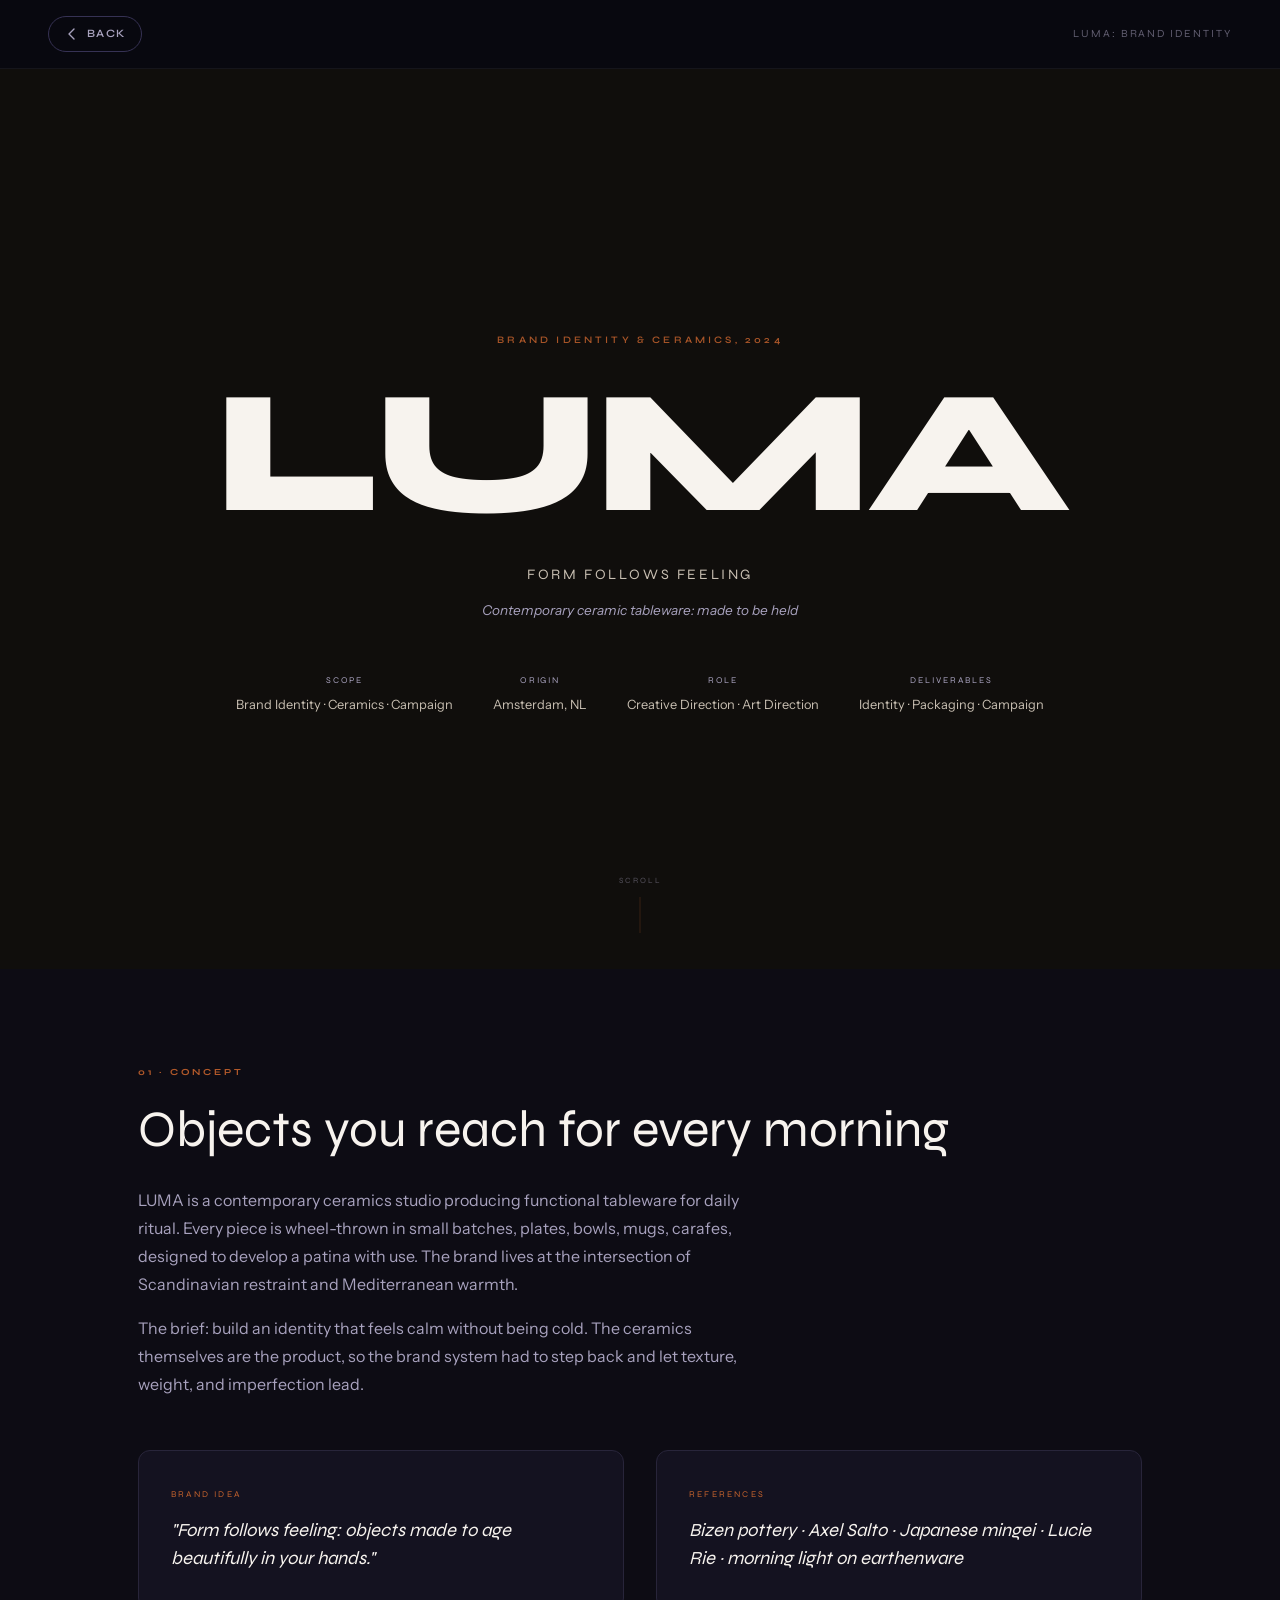
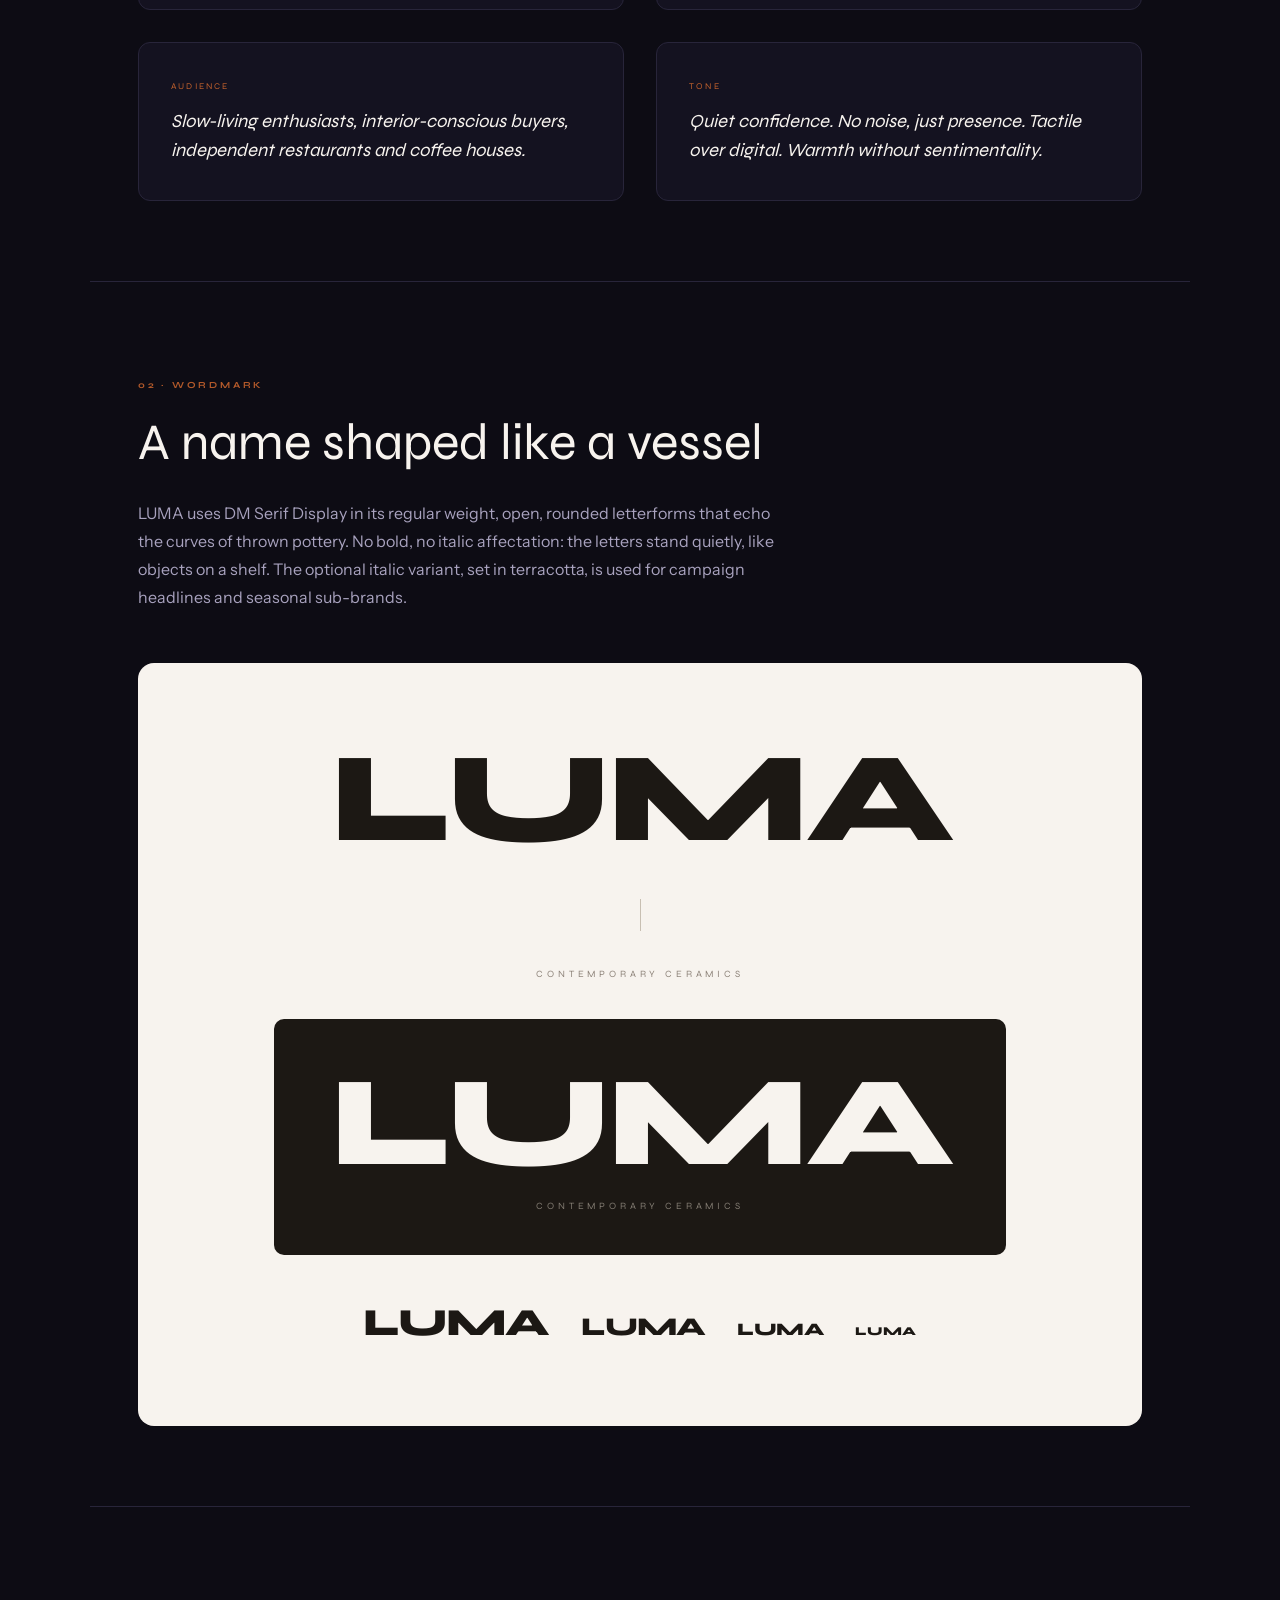
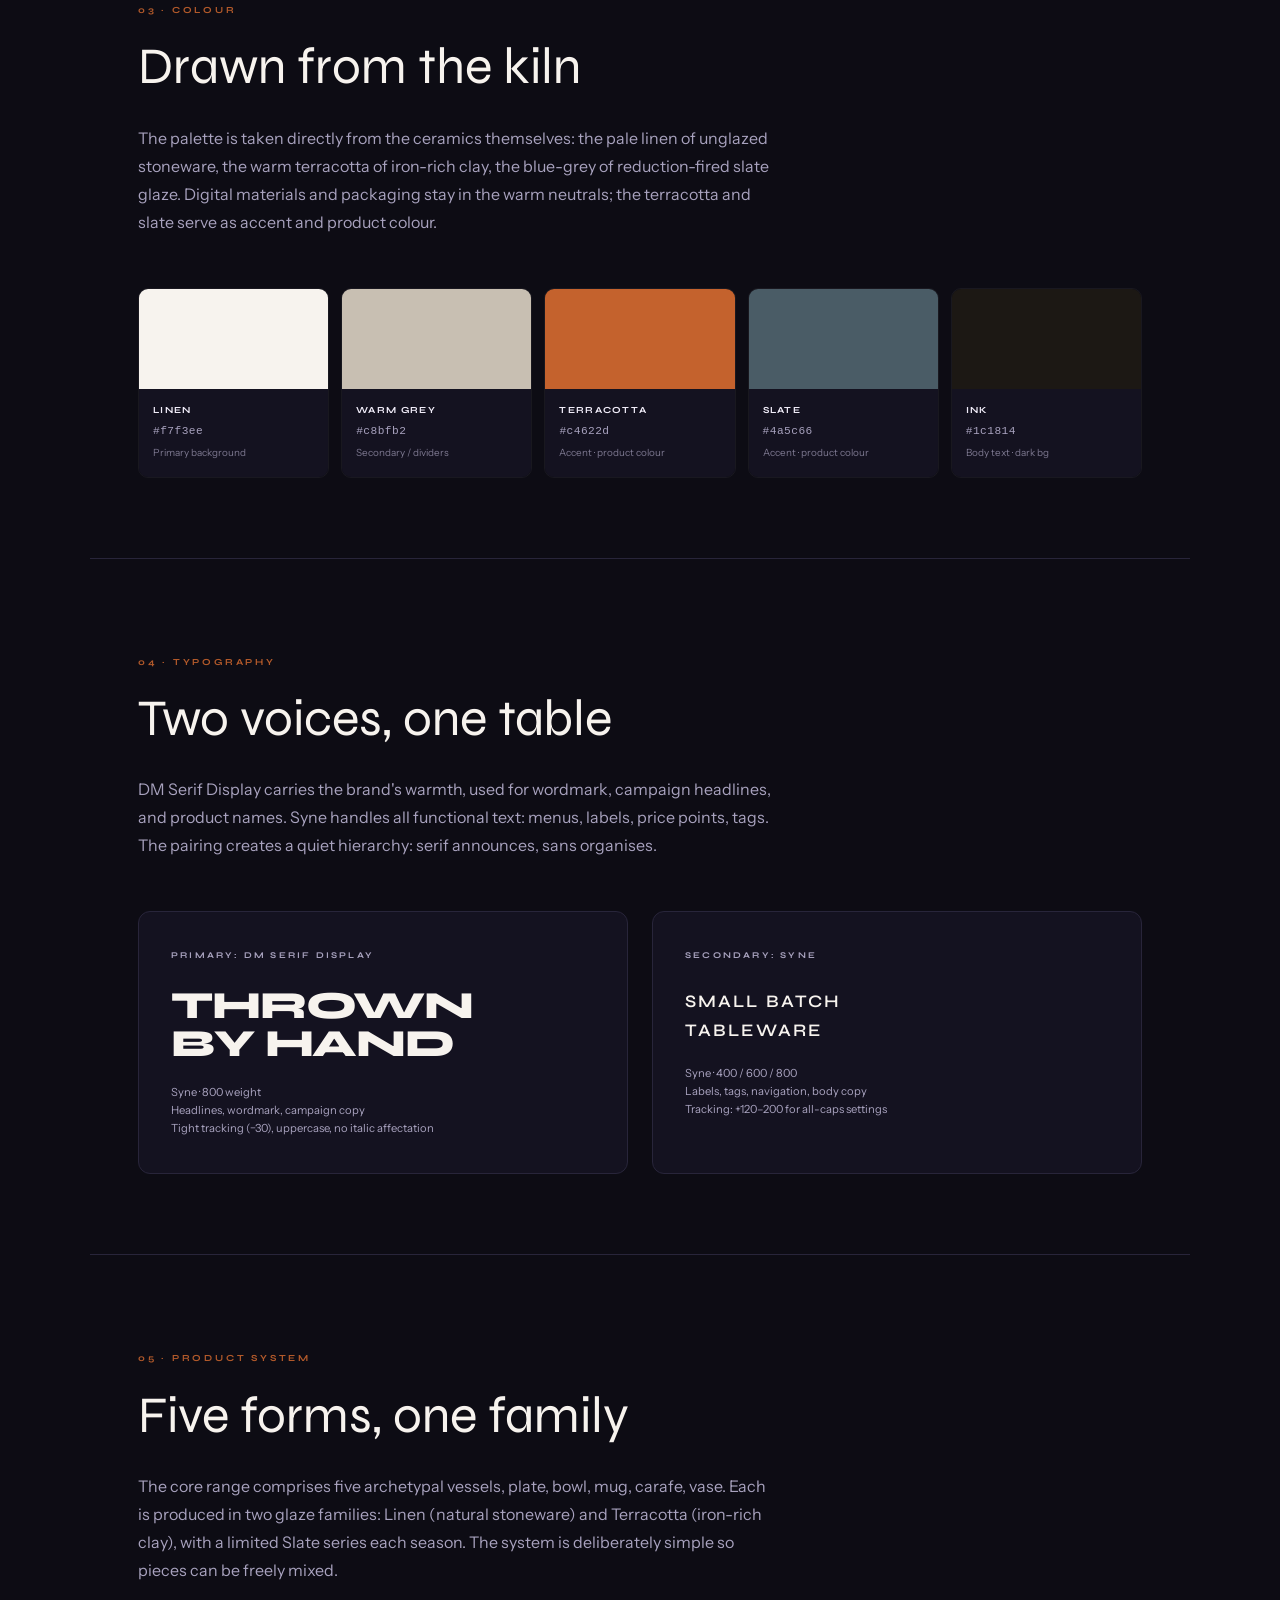
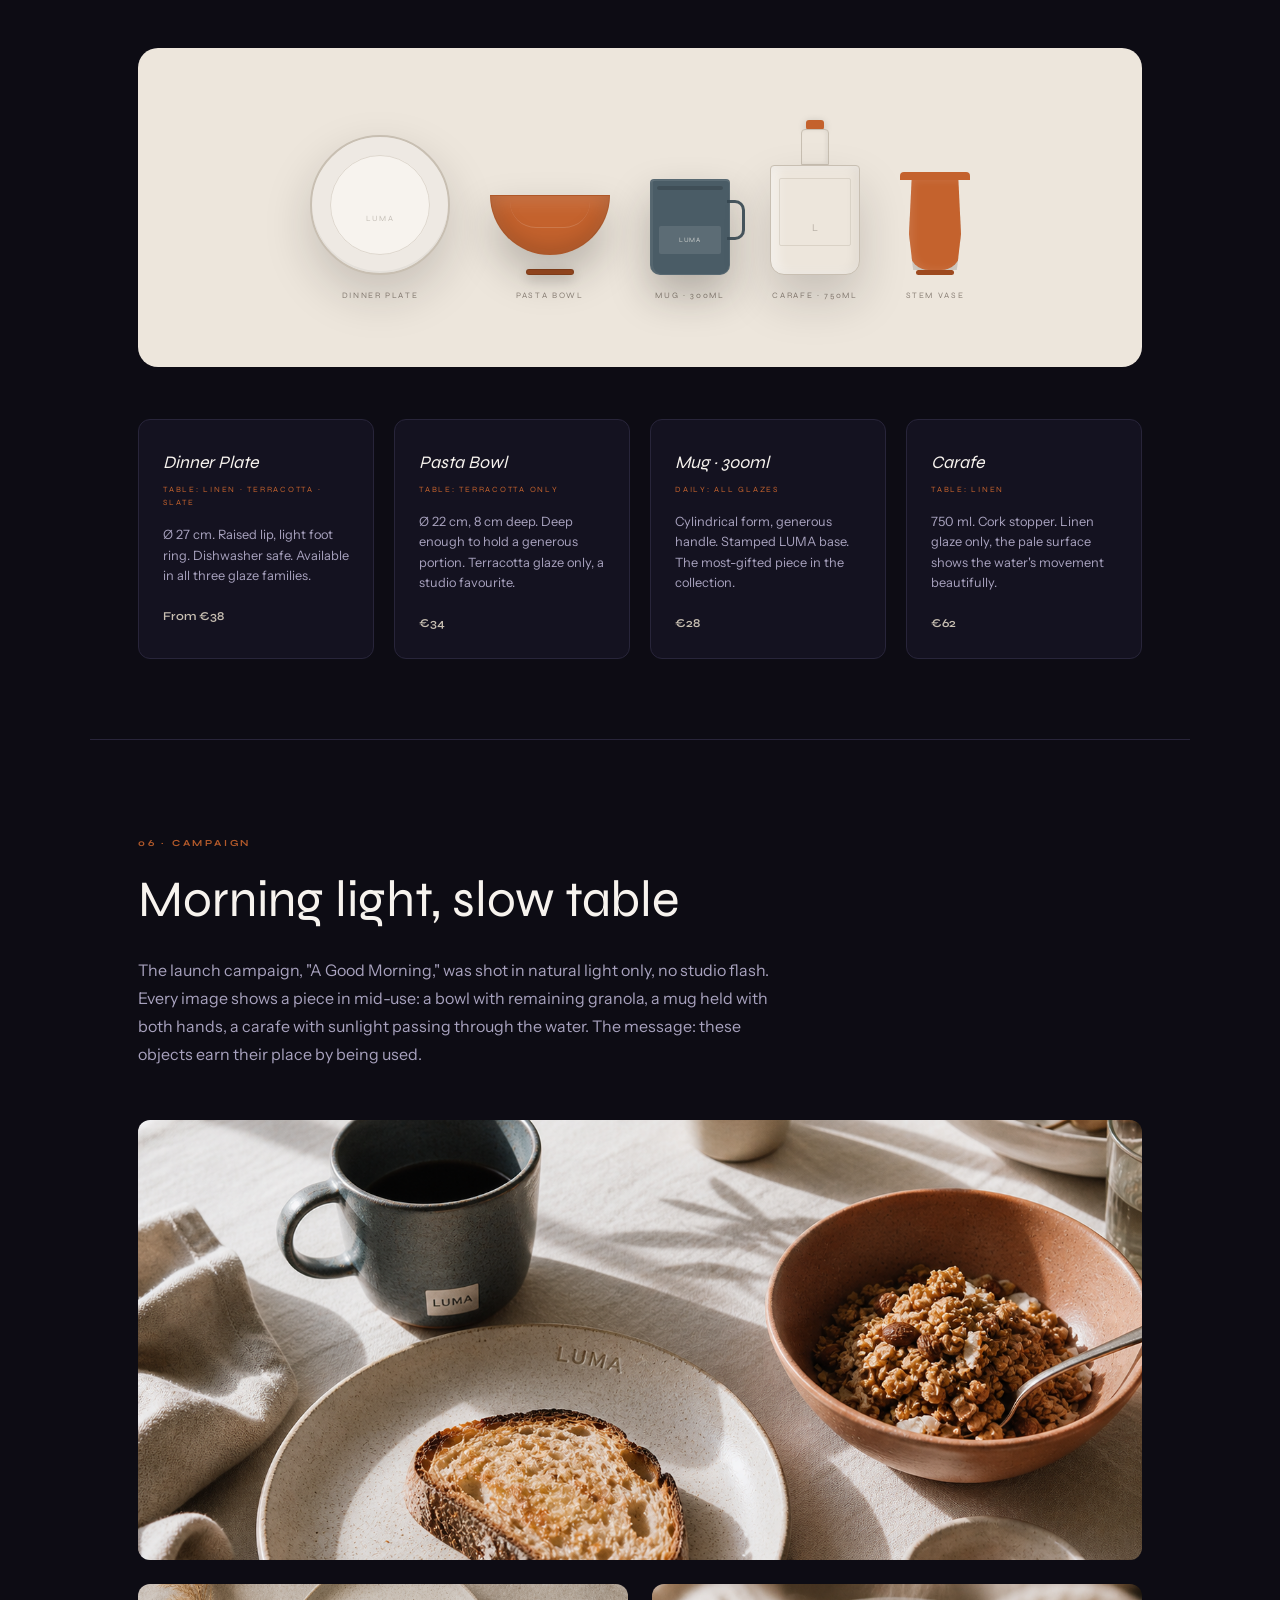
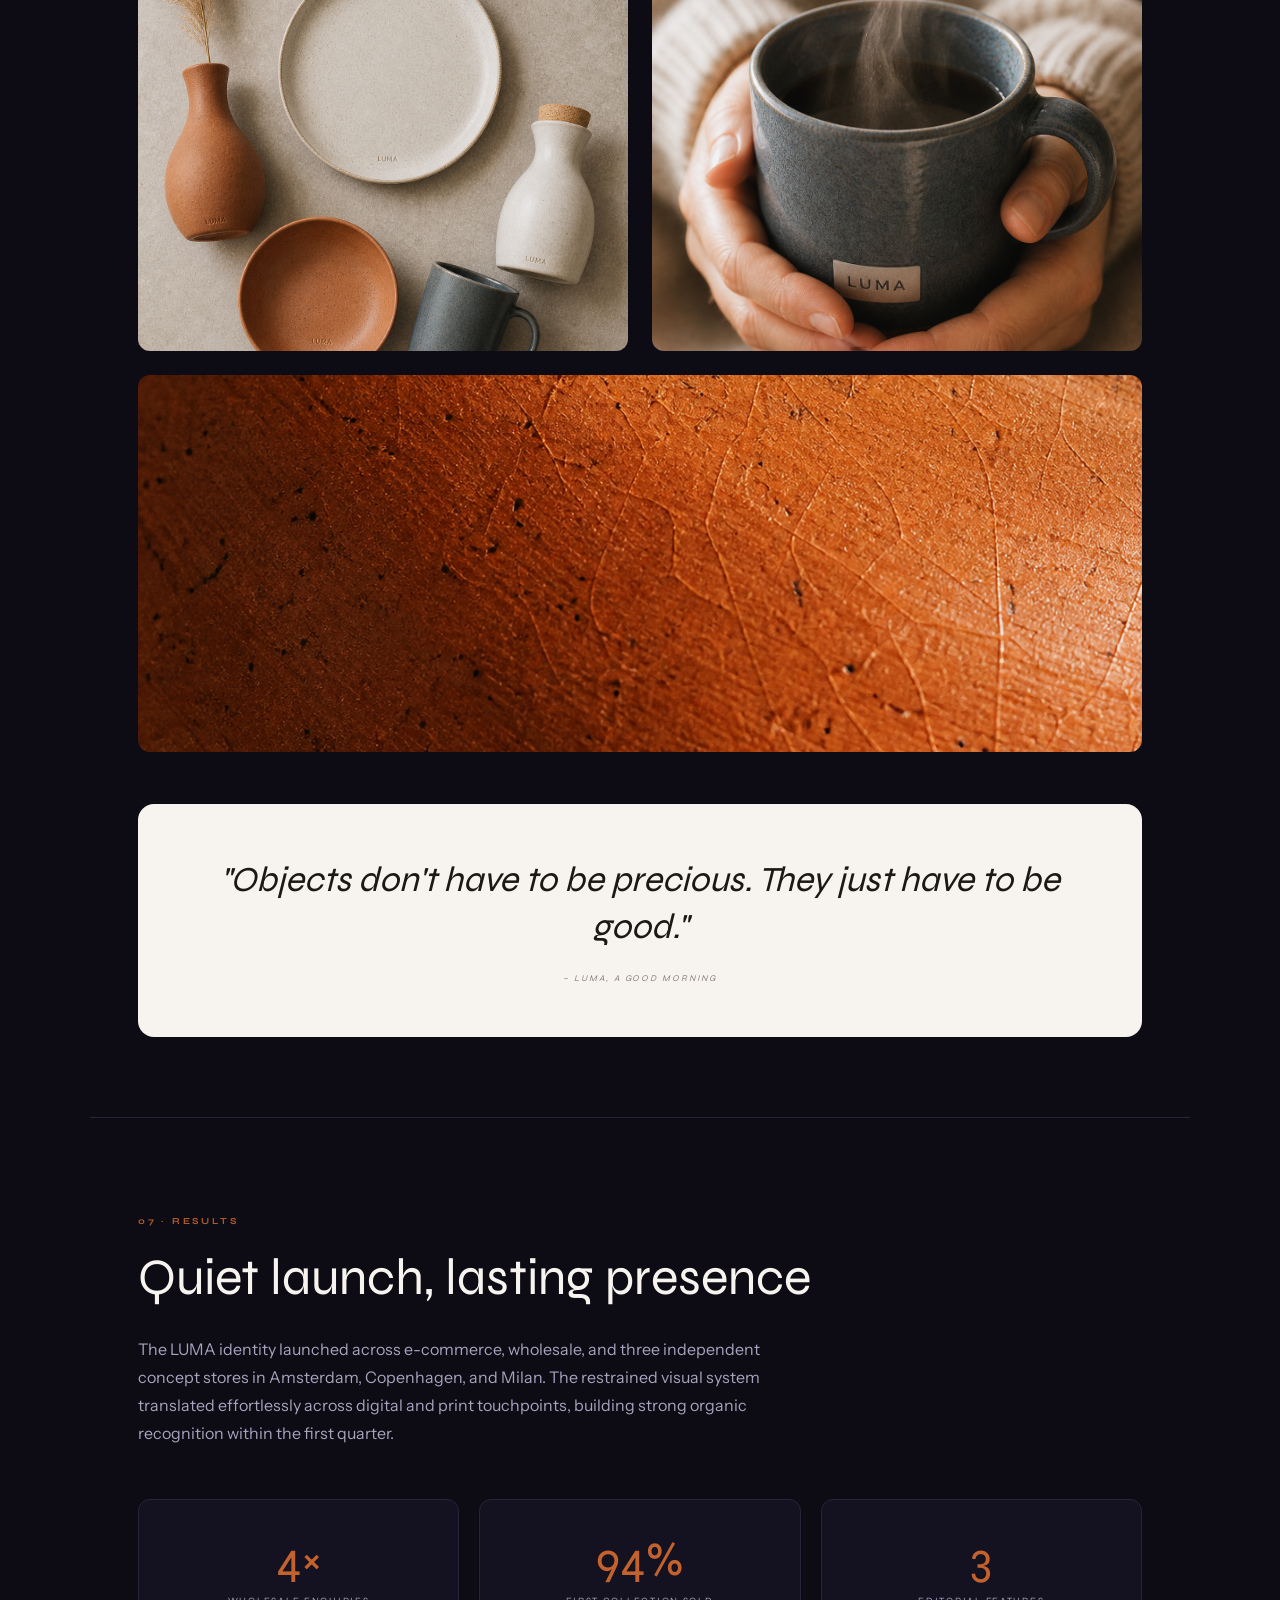
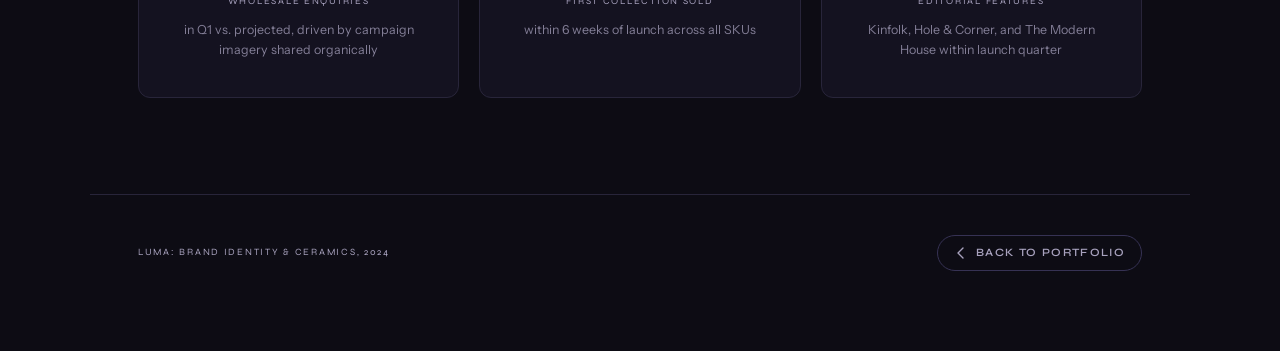
<file: luma-case-study.html>
<!DOCTYPE html>
<html lang="en">
<head>
  <meta charset="UTF-8" />
  <meta name="viewport" content="width=device-width, initial-scale=1.0" />
  <link rel="icon" href="favicon.svg" type="image/svg+xml" />
  <title>LUMA | Brand Identity & Ceramics | Selinay Iblikci Yildirim</title>
  <style>html { overflow-x: hidden !important; }</style>
  <link href="https://fonts.googleapis.com/css2?family=Agdasima:wght@400;700&family=Instrument+Sans:wght@400;500;600;700&family=Syne:wght@400;500;600;700;800&display=swap" rel="stylesheet" />
  <style>
    :root {
      --bg: #0d0c14;
      --surface: #141220;
      --text: #f0ecf8;
      --text-muted: #a8a2be;
      --border: #28253a;
      --border-light: #363254;
      --body-font: 'Instrument Sans', sans-serif;
      --heading-font: 'Syne', sans-serif;
      --serif: 'Syne', sans-serif;

      /* LUMA brand tokens */
      --luma-white:      #f7f3ee;
      --luma-linen:      #ede6dc;
      --luma-warm-grey:  #c8bfb2;
      --luma-stone:      #8c8278;
      --luma-terracotta: #c4622d;
      --luma-rust:       #9e4a1f;
      --luma-slate:      #4a5c66;
      --luma-ink:        #1c1814;
    }

    *, *::before, *::after { box-sizing: border-box; margin: 0; padding: 0; }
    html { scroll-behavior: smooth; }
    body {
      background: var(--bg);
      color: var(--text);
      font-family: var(--body-font);
      line-height: 1.65;
      -webkit-font-smoothing: antialiased;
      padding: 0 0 80px;
    }
    img, svg { max-width: 100%; height: auto; display: block; }
    a { color: inherit; text-decoration: none; }
    ::selection { background: var(--luma-terracotta); color: var(--luma-white); }

    /* ── NAV ── */
    .case-nav {
      position: sticky; top: 0; z-index: 50;
      padding: 16px 48px;
      display: flex; align-items: center; justify-content: space-between;
      background: rgba(8,8,15,0.78);
      backdrop-filter: blur(20px);
      border-bottom: 1px solid rgba(255,255,255,0.05);
    }
    .case-back {
      display: inline-flex; align-items: center; gap: 8px;
      font-family: var(--heading-font);
      font-size: 0.7rem; font-weight: 600;
      letter-spacing: 0.12em; text-transform: uppercase;
      color: var(--text-muted);
      padding: 8px 16px; border-radius: 999px;
      border: 1px solid var(--border-light);
      transition: all 0.25s ease;
    }
    .case-back:hover { color: var(--text); border-color: var(--luma-terracotta); }
    .case-nav-label {
      font-family: var(--heading-font);
      font-size: 0.68rem; letter-spacing: 0.18em;
      text-transform: uppercase; color: var(--text-muted); opacity: 0.55;
    }

    /* ── HERO ── */
    .luma-hero {
      min-height: 100vh;
      display: flex; flex-direction: column;
      align-items: center; justify-content: center;
      text-align: center;
      padding: 80px 48px 72px;
      position: relative; overflow: hidden;
      background: #100e0c;
    }
    .luma-hero::before { display: none; }
    .hero-tag {
      font-family: var(--heading-font);
      font-size: 0.62rem; font-weight: 600;
      letter-spacing: 0.32em; text-transform: uppercase;
      color: var(--luma-terracotta); opacity: 0.85;
      margin-bottom: 28px; position: relative;
    }
    .hero-wordmark {
      font-family: var(--serif);
      font-size: clamp(5rem, 14vw, 11rem);
      font-weight: 800;
      letter-spacing: -0.03em;
      text-transform: uppercase;
      color: var(--luma-white);
      line-height: 0.88;
      position: relative;
    }
    .hero-tagline {
      font-family: var(--heading-font);
      font-size: clamp(0.75rem, 1.5vw, 0.9rem);
      font-weight: 400; letter-spacing: 0.18em;
      text-transform: uppercase;
      color: var(--luma-warm-grey);
      margin-top: 32px; margin-bottom: 8px;
    }
    .hero-sub {
      font-style: italic;
      font-size: 0.85rem;
      color: var(--text-muted);
      margin-top: 4px;
    }
    .hero-meta {
      margin-top: 52px;
      display: flex; gap: 40px; justify-content: center; flex-wrap: wrap;
    }
    .hero-meta-item { text-align: center; }
    .hero-meta-label {
      font-family: var(--heading-font);
      font-size: 0.55rem; letter-spacing: 0.22em;
      text-transform: uppercase; color: var(--text-muted); margin-bottom: 6px;
    }
    .hero-meta-val {
      font-size: 0.8rem; color: var(--luma-warm-grey);
    }
    .hero-scroll {
      position: absolute; bottom: 36px; left: 50%; transform: translateX(-50%);
      font-family: var(--heading-font);
      font-size: 0.5rem; letter-spacing: 0.25em; text-transform: uppercase;
      color: var(--text-muted); opacity: 0.45;
      display: flex; flex-direction: column; align-items: center; gap: 10px;
    }
    .hero-scroll::after {
      content: ""; width: 1px; height: 36px;
      background: var(--luma-terracotta);
      opacity: 0.5;
    }

    /* ── SECTIONS ── */
    .case-section {
      max-width: 1100px; margin: 0 auto;
      padding: 96px 48px 0;
    }
    .section-label {
      font-family: var(--heading-font);
      font-size: 0.58rem; font-weight: 700;
      letter-spacing: 0.3em; text-transform: uppercase;
      color: var(--luma-terracotta);
      margin-bottom: 20px; opacity: 0.9;
    }
    .section-title {
      font-family: var(--serif);
      font-size: clamp(2rem, 4.5vw, 3.2rem);
      font-weight: 400; line-height: 1.12;
      color: var(--luma-white);
      margin-bottom: 28px;
    }
    .section-body {
      font-size: 1rem; line-height: 1.75;
      color: var(--text-muted); max-width: 640px;
    }
    .section-body + .section-body { margin-top: 16px; }

    .divider {
      max-width: 1100px; margin: 80px auto 0;
      padding: 0 48px;
      border: none; border-top: 1px solid var(--border);
    }

    /* ── CONCEPT ── */
    .concept-grid {
      display: grid; grid-template-columns: 1fr 1fr;
      gap: 32px; margin-top: 52px;
    }
    .concept-card {
      background: var(--surface);
      border: 1px solid var(--border);
      border-radius: 12px;
      padding: 36px 32px;
    }
    .concept-card-label {
      font-family: var(--heading-font);
      font-size: 0.55rem; letter-spacing: 0.25em;
      text-transform: uppercase; color: var(--luma-terracotta);
      margin-bottom: 14px;
    }
    .concept-card-text {
      font-family: var(--serif);
      font-size: 1.15rem; font-style: italic;
      color: var(--luma-white); line-height: 1.55;
    }

    /* ── WORDMARK ── */
    .wordmark-display {
      margin-top: 52px;
      background: var(--luma-white);
      border-radius: 16px;
      padding: 72px 48px;
      display: flex; flex-direction: column;
      align-items: center; gap: 36px;
    }
    .wm-main {
      font-family: var(--serif);
      font-size: clamp(4rem, 10vw, 8rem);
      font-weight: 800; letter-spacing: -0.03em;
      text-transform: uppercase;
      color: var(--luma-ink); line-height: 1;
      text-align: center;
    }
    .wm-sub {
      font-family: var(--heading-font);
      font-size: 0.6rem; letter-spacing: 0.4em;
      text-transform: uppercase;
      color: var(--luma-stone);
    }
    .wm-divider {
      width: 1px; height: 32px;
      background: var(--luma-warm-grey);
    }
    .wm-reverse {
      background: var(--luma-ink);
      border-radius: 10px;
      padding: 40px 56px;
      display: flex; flex-direction: column;
      align-items: center; gap: 12px;
    }
    .wm-reverse .wm-main { color: var(--luma-white); }
    .wm-reverse .wm-sub { color: rgba(200,191,178,0.6); }
    .wm-sizes {
      display: flex; align-items: baseline; gap: 32px;
      flex-wrap: wrap; justify-content: center;
    }
    .wm-sizes span {
      font-family: var(--serif);
      font-weight: 800;
      letter-spacing: -0.03em;
      text-transform: uppercase;
      color: var(--luma-ink);
    }
    .wm-sizes span:nth-child(1) { font-size: 2.4rem; }
    .wm-sizes span:nth-child(2) { font-size: 1.6rem; }
    .wm-sizes span:nth-child(3) { font-size: 1.1rem; }
    .wm-sizes span:nth-child(4) { font-size: 0.75rem; letter-spacing: 0.06em; }

    /* ── PALETTE ── */
    .palette-row {
      display: grid; grid-template-columns: repeat(5, 1fr);
      gap: 12px; margin-top: 52px;
    }
    .swatch {
      border-radius: 10px; overflow: hidden;
      border: 1px solid rgba(255,255,255,0.05);
    }
    .swatch-color { height: 100px; }
    .swatch-info {
      padding: 14px 14px 16px;
      background: var(--surface);
    }
    .swatch-name {
      font-family: var(--heading-font);
      font-size: 0.58rem; font-weight: 700;
      letter-spacing: 0.14em; text-transform: uppercase;
      color: var(--text); margin-bottom: 4px;
    }
    .swatch-hex {
      font-size: 0.7rem; font-family: monospace;
      color: var(--text-muted); letter-spacing: 0.04em;
    }
    .swatch-role {
      font-size: 0.62rem; color: var(--text-muted);
      margin-top: 4px; opacity: 0.7;
    }

    /* ── TYPOGRAPHY ── */
    .type-grid {
      display: grid; grid-template-columns: 1fr 1fr;
      gap: 24px; margin-top: 52px;
    }
    .type-card {
      background: var(--surface);
      border: 1px solid var(--border);
      border-radius: 12px; padding: 36px 32px;
    }
    .type-label {
      font-family: var(--heading-font);
      font-size: 0.55rem; font-weight: 700;
      letter-spacing: 0.25em; text-transform: uppercase;
      color: var(--text-muted); margin-bottom: 24px;
    }
    .type-sample-serif {
      font-family: var(--serif);
      font-size: 2.4rem; font-weight: 800;
      letter-spacing: -0.03em; text-transform: uppercase;
      color: var(--luma-white);
      line-height: 1;
    }
    .type-sample-sans {
      font-family: var(--heading-font);
      font-size: 1.1rem; font-weight: 600;
      letter-spacing: 0.12em; text-transform: uppercase;
      color: var(--luma-white);
    }
    .type-meta {
      margin-top: 20px;
      font-size: 0.7rem; color: var(--text-muted);
      line-height: 1.6;
    }

    /* ── PRODUCT SYSTEM ── */
    .products-showcase {
      margin-top: 64px;
      display: flex; justify-content: center; align-items: flex-end;
      gap: 40px; flex-wrap: wrap;
      padding: 72px 48px 64px;
      background: var(--luma-linen);
      border-radius: 20px;
    }

    /* CSS Ceramic vessels */
    .ceramic-piece { display: flex; flex-direction: column; align-items: center; gap: 14px; }
    .ceramic-label {
      font-family: var(--heading-font);
      font-size: 0.52rem; letter-spacing: 0.2em;
      text-transform: uppercase; color: var(--luma-stone);
    }

    /* Plate */
    .css-plate {
      width: 140px; height: 140px; border-radius: 50%;
      background: var(--luma-white);
      border: 2px solid var(--luma-warm-grey);
      box-shadow:
        0 20px 48px rgba(28,24,20,0.18),
        inset 0 0 0 18px rgba(200,191,178,0.2),
        inset 0 -2px 0 rgba(28,24,20,0.05);
      position: relative;
    }
    .css-plate::before {
      content: "";
      position: absolute; inset: 18px;
      border-radius: 50%;
      border: 1px solid rgba(200,191,178,0.55);
    }
    .css-plate::after {
      content: "LUMA";
      position: absolute; bottom: 48px; left: 50%;
      transform: translateX(-50%);
      font-family: var(--serif);
      font-size: 0.5rem; letter-spacing: 0.18em;
      color: rgba(140,130,120,0.45);
    }

    /* Bowl */
    .css-bowl {
      width: 120px; height: 60px;
      border-radius: 0 0 60px 60px;
      background: var(--luma-terracotta);
      border: 1px solid rgba(28,24,20,0.12);
      box-shadow:
        0 20px 40px rgba(28,24,20,0.25),
        inset 0 -8px 20px rgba(0,0,0,0.15),
        inset 0 8px 16px rgba(255,255,255,0.12);
      position: relative;
    }
    .css-bowl::before {
      content: "";
      position: absolute; top: 6px; left: 50%; transform: translateX(-50%);
      width: 80px; height: 26px;
      border-radius: 0 0 40px 40px;
      border-bottom: 1px solid rgba(255,255,255,0.15);
    }
    .css-bowl-base {
      width: 48px; height: 6px;
      border-radius: 999px;
      background: var(--luma-rust);
      border: 1px solid rgba(0,0,0,0.12);
      box-shadow: 0 4px 12px rgba(0,0,0,0.2);
    }

    /* Mug */
    .css-mug-wrap {
      position: relative; display: inline-block;
    }
    .css-mug {
      width: 80px; height: 96px;
      border-radius: 4px 4px 10px 10px;
      background: var(--luma-slate);
      border: 1px solid rgba(255,255,255,0.08);
      box-shadow:
        0 20px 40px rgba(28,24,20,0.28),
        inset 2px 0 0 rgba(255,255,255,0.06),
        inset 0 1px 0 rgba(255,255,255,0.1);
      position: relative;
    }
    .css-mug::before {
      content: "";
      position: absolute; top: 6px; left: 6px; right: 6px; height: 4px;
      border-radius: 2px;
      background: rgba(0,0,0,0.15);
    }
    .css-mug-label {
      position: absolute; bottom: 20px; left: 8px; right: 8px;
      height: 28px;
      background: rgba(247,243,238,0.1);
      border-radius: 2px;
      display: flex; align-items: center; justify-content: center;
    }
    .css-mug-label span {
      font-family: var(--serif);
      font-size: 0.42rem; letter-spacing: 0.12em;
      color: rgba(247,243,238,0.7);
    }
    .css-mug-handle {
      position: absolute;
      right: -16px; top: 20px;
      width: 18px; height: 40px;
      border: 3px solid rgba(55,72,82,0.9);
      border-left: none;
      border-radius: 0 10px 10px 0;
    }

    /* Carafe */
    .css-carafe-wrap { display: flex; flex-direction: column; align-items: center; }
    .css-carafe-neck {
      width: 28px; height: 36px;
      background: var(--luma-linen);
      border: 1px solid var(--luma-warm-grey);
      border-radius: 4px 4px 0 0;
      box-shadow: inset -2px 0 4px rgba(0,0,0,0.06);
    }
    .css-carafe-body {
      width: 90px; height: 110px;
      background: var(--luma-linen);
      border: 1px solid var(--luma-warm-grey);
      border-radius: 4px 4px 14px 14px;
      box-shadow:
        0 24px 48px rgba(28,24,20,0.18),
        inset -4px 0 12px rgba(0,0,0,0.05),
        inset 6px 0 12px rgba(255,255,255,0.5);
      position: relative; overflow: hidden;
    }
    .css-carafe-body::before {
      content: "";
      position: absolute; top: 12px; left: 8px; right: 8px; bottom: 28px;
      border: 1px solid rgba(200,191,178,0.5);
      border-radius: 2px;
    }
    .css-carafe-body::after {
      content: "L";
      font-family: var(--serif);
      font-size: 0.65rem; letter-spacing: 0.08em;
      color: rgba(140,130,120,0.5);
      position: absolute; bottom: 38px; left: 50%; transform: translateX(-50%);
    }
    .css-carafe-stopper {
      width: 18px; height: 10px;
      background: var(--luma-terracotta);
      border-radius: 3px;
      margin-bottom: -1px;
      box-shadow: 0 2px 8px rgba(0,0,0,0.2);
    }

    /* Vase */
    .css-vase-wrap { display: flex; flex-direction: column; align-items: center; }
    .css-vase-rim {
      width: 70px; height: 8px;
      background: var(--luma-terracotta);
      border-radius: 4px 4px 0 0;
    }
    .css-vase-body {
      width: 52px; height: 90px;
      background: var(--luma-terracotta);
      border-radius: 0 0 20px 20px;
      clip-path: polygon(5% 0%, 95% 0%, 100% 60%, 92% 100%, 8% 100%, 0% 60%);
      box-shadow: 0 20px 40px rgba(28,24,20,0.3),
                  inset 4px 0 8px rgba(255,255,255,0.1);
    }
    .css-vase-base {
      width: 38px; height: 5px;
      border-radius: 999px;
      background: var(--luma-rust);
    }

    /* ── PRODUCT GRID ── */
    .product-grid {
      display: grid; grid-template-columns: repeat(4, 1fr);
      gap: 20px; margin-top: 52px;
    }
    .product-card {
      background: var(--surface);
      border: 1px solid var(--border);
      border-radius: 12px;
      padding: 28px 24px 24px;
    }
    .product-card-name {
      font-family: var(--serif);
      font-size: 1.1rem; font-weight: 400; font-style: italic;
      color: var(--luma-white); margin-bottom: 6px;
    }
    .product-card-cat {
      font-family: var(--heading-font);
      font-size: 0.5rem; letter-spacing: 0.22em;
      text-transform: uppercase; color: var(--luma-terracotta);
      margin-bottom: 16px;
    }
    .product-card-desc {
      font-size: 0.8rem; color: var(--text-muted); line-height: 1.6;
    }
    .product-card-price {
      margin-top: 20px;
      font-family: var(--heading-font);
      font-size: 0.75rem; font-weight: 600;
      color: var(--luma-warm-grey);
    }

    /* ── CAMPAIGN ── */
    .campaign-grid {
      display: grid; grid-template-columns: 1fr 1fr;
      gap: 24px; margin-top: 52px;
    }
    .campaign-img {
      border-radius: 12px; overflow: hidden;
      aspect-ratio: 4/3;
      position: relative;
    }
    .campaign-img img {
      width: 100%; height: 100%;
      object-fit: cover;
    }
    .campaign-img-placeholder {
      width: 100%; height: 100%;
      background: var(--surface);
      display: flex; flex-direction: column;
      align-items: center; justify-content: center; gap: 8px;
    }
    .campaign-img-placeholder span {
      font-family: var(--heading-font);
      font-size: 0.55rem; letter-spacing: 0.2em; text-transform: uppercase;
      color: var(--text-muted); opacity: 0.5;
    }
    .campaign-img--wide {
      grid-column: 1 / -1; aspect-ratio: 16/7;
    }
    .campaign-pull {
      margin-top: 52px;
      padding: 52px;
      background: var(--luma-white);
      border-radius: 16px;
      text-align: center;
    }
    .campaign-pull p {
      font-family: var(--serif);
      font-size: clamp(1.4rem, 3vw, 2.2rem);
      font-style: italic; font-weight: 400;
      color: var(--luma-ink); line-height: 1.35;
    }
    .campaign-pull cite {
      display: block; margin-top: 20px;
      font-family: var(--heading-font);
      font-size: 0.55rem; letter-spacing: 0.22em;
      text-transform: uppercase; color: var(--luma-stone);
    }

    /* ── RESULTS ── */
    .results-grid {
      display: grid; grid-template-columns: repeat(3, 1fr);
      gap: 20px; margin-top: 52px;
    }
    .result-card {
      background: var(--surface);
      border: 1px solid var(--border);
      border-radius: 12px;
      padding: 36px 28px;
      text-align: center;
    }
    .result-stat {
      font-family: var(--serif);
      font-size: 3rem; font-weight: 400;
      color: var(--luma-terracotta); line-height: 1;
      margin-bottom: 10px;
    }
    .result-label {
      font-family: var(--heading-font);
      font-size: 0.6rem; letter-spacing: 0.18em;
      text-transform: uppercase; color: var(--text-muted);
    }
    .result-sub {
      font-size: 0.78rem; color: var(--text-muted);
      margin-top: 10px; opacity: 0.75;
    }

    /* ── FOOTER ── */
    .case-footer {
      max-width: 1100px; margin: 96px auto 0;
      padding: 0 48px;
      display: flex; align-items: center; justify-content: space-between;
      border-top: 1px solid var(--border);
      padding-top: 40px;
    }
    .footer-label {
      font-family: var(--heading-font);
      font-size: 0.6rem; letter-spacing: 0.18em;
      text-transform: uppercase; color: var(--text-muted);
    }

    @media (max-width: 900px) {
      .case-nav { padding: 14px 24px; }
      .case-section { padding: 72px 24px 0; }
      .concept-grid,
      .type-grid,
      .campaign-grid { grid-template-columns: 1fr; }
      .palette-row { grid-template-columns: repeat(3, 1fr); }
      .product-grid { grid-template-columns: repeat(2, 1fr); }
      .results-grid { grid-template-columns: 1fr; }
      .campaign-img--wide { grid-column: 1; aspect-ratio: 4/3; }
      .campaign-pull { padding: 36px 24px; }
      .products-showcase { padding: 48px 24px; gap: 28px; }
      .case-footer { flex-direction: column; gap: 20px; text-align: center; }
      .luma-hero { padding: 80px 24px 64px; }
      .divider { padding: 0 24px; }
      .wordmark-display { padding: 48px 24px; }
    }
  </style>
<style>
/* Mobile overflow fixes */
html, body { overflow-x: hidden; max-width: 100%; }
@media (max-width: 480px) {
  .hero-wordmark { font-size: clamp(3.2rem, 18vw, 5rem); }
  .wm-reverse { padding: 32px 20px; min-width: 0; max-width: 100%; }
  .type-card { padding: 28px 20px; min-width: 0; max-width: 100%; }
  .wm-reverse *, .type-card * { min-width: 0; max-width: 100%; overflow-wrap: anywhere; }
}
</style>
</head>
<body>

  <!-- ── NAV ── -->
  <nav class="case-nav">
    <a href="index.html" class="case-back">
      <svg width="14" height="14" viewBox="0 0 14 14" fill="none">
        <path d="M9 2L4 7l5 5" stroke="currentColor" stroke-width="1.4" stroke-linecap="round" stroke-linejoin="round"/>
      </svg>
      Back
    </a>
    <span class="case-nav-label">LUMA: Brand Identity</span>
  </nav>

  <!-- ── HERO ── -->
  <header class="luma-hero">
    <div class="hero-tag">Brand Identity &amp; Ceramics, 2024</div>
    <h1 class="hero-wordmark">LUMA</h1>
    <p class="hero-tagline">Form follows feeling</p>
    <p class="hero-sub">Contemporary ceramic tableware: made to be held</p>
    <div class="hero-meta">
      <div class="hero-meta-item">
        <div class="hero-meta-label">Scope</div>
        <div class="hero-meta-val">Brand Identity · Ceramics · Campaign</div>
      </div>
      <div class="hero-meta-item">
        <div class="hero-meta-label">Origin</div>
        <div class="hero-meta-val">Amsterdam, NL</div>
      </div>
      <div class="hero-meta-item">
        <div class="hero-meta-label">Role</div>
        <div class="hero-meta-val">Creative Direction · Art Direction</div>
      </div>
      <div class="hero-meta-item">
        <div class="hero-meta-label">Deliverables</div>
        <div class="hero-meta-val">Identity · Packaging · Campaign</div>
      </div>
    </div>
    <div class="hero-scroll">Scroll</div>
  </header>

  <!-- ── 01 CONCEPT ── -->
  <section class="case-section">
    <div class="section-label">01 · Concept</div>
    <h2 class="section-title">Objects you reach for every morning</h2>
    <p class="section-body">LUMA is a contemporary ceramics studio producing functional tableware for daily ritual. Every piece is wheel-thrown in small batches, plates, bowls, mugs, carafes, designed to develop a patina with use. The brand lives at the intersection of Scandinavian restraint and Mediterranean warmth.</p>
    <p class="section-body">The brief: build an identity that feels calm without being cold. The ceramics themselves are the product, so the brand system had to step back and let texture, weight, and imperfection lead.</p>
    <div class="concept-grid">
      <div class="concept-card">
        <div class="concept-card-label">Brand Idea</div>
        <div class="concept-card-text">"Form follows feeling: objects made to age beautifully in your hands."</div>
      </div>
      <div class="concept-card">
        <div class="concept-card-label">References</div>
        <div class="concept-card-text">Bizen pottery · Axel Salto · Japanese mingei · Lucie Rie · morning light on earthenware</div>
      </div>
      <div class="concept-card">
        <div class="concept-card-label">Audience</div>
        <div class="concept-card-text">Slow-living enthusiasts, interior-conscious buyers, independent restaurants and coffee houses.</div>
      </div>
      <div class="concept-card">
        <div class="concept-card-label">Tone</div>
        <div class="concept-card-text">Quiet confidence. No noise, just presence. Tactile over digital. Warmth without sentimentality.</div>
      </div>
    </div>
  </section>

  <hr class="divider">

  <!-- ── 02 WORDMARK ── -->
  <section class="case-section">
    <div class="section-label">02 · Wordmark</div>
    <h2 class="section-title">A name shaped like a vessel</h2>
    <p class="section-body">LUMA uses DM Serif Display in its regular weight, open, rounded letterforms that echo the curves of thrown pottery. No bold, no italic affectation: the letters stand quietly, like objects on a shelf. The optional italic variant, set in terracotta, is used for campaign headlines and seasonal sub-brands.</p>
    <div class="wordmark-display">
      <div class="wm-main">LUMA</div>
      <div class="wm-divider"></div>
      <div class="wm-sub">Contemporary Ceramics</div>
      <div class="wm-reverse">
        <div class="wm-main">LUMA</div>
        <div class="wm-sub">Contemporary Ceramics</div>
      </div>
      <div class="wm-sizes">
        <span>LUMA</span>
        <span>LUMA</span>
        <span>LUMA</span>
        <span>LUMA</span>
      </div>
    </div>
  </section>

  <hr class="divider">

  <!-- ── 03 PALETTE ── -->
  <section class="case-section">
    <div class="section-label">03 · Colour</div>
    <h2 class="section-title">Drawn from the kiln</h2>
    <p class="section-body">The palette is taken directly from the ceramics themselves: the pale linen of unglazed stoneware, the warm terracotta of iron-rich clay, the blue-grey of reduction-fired slate glaze. Digital materials and packaging stay in the warm neutrals; the terracotta and slate serve as accent and product colour.</p>
    <div class="palette-row">
      <div class="swatch">
        <div class="swatch-color" style="background:#f7f3ee;"></div>
        <div class="swatch-info">
          <div class="swatch-name">Linen</div>
          <div class="swatch-hex">#f7f3ee</div>
          <div class="swatch-role">Primary background</div>
        </div>
      </div>
      <div class="swatch">
        <div class="swatch-color" style="background:#c8bfb2;"></div>
        <div class="swatch-info">
          <div class="swatch-name">Warm Grey</div>
          <div class="swatch-hex">#c8bfb2</div>
          <div class="swatch-role">Secondary / dividers</div>
        </div>
      </div>
      <div class="swatch">
        <div class="swatch-color" style="background:#c4622d;"></div>
        <div class="swatch-info">
          <div class="swatch-name">Terracotta</div>
          <div class="swatch-hex">#c4622d</div>
          <div class="swatch-role">Accent · product colour</div>
        </div>
      </div>
      <div class="swatch">
        <div class="swatch-color" style="background:#4a5c66;"></div>
        <div class="swatch-info">
          <div class="swatch-name">Slate</div>
          <div class="swatch-hex">#4a5c66</div>
          <div class="swatch-role">Accent · product colour</div>
        </div>
      </div>
      <div class="swatch">
        <div class="swatch-color" style="background:#1c1814;"></div>
        <div class="swatch-info">
          <div class="swatch-name">Ink</div>
          <div class="swatch-hex">#1c1814</div>
          <div class="swatch-role">Body text · dark bg</div>
        </div>
      </div>
    </div>
  </section>

  <hr class="divider">

  <!-- ── 04 TYPOGRAPHY ── -->
  <section class="case-section">
    <div class="section-label">04 · Typography</div>
    <h2 class="section-title">Two voices, one table</h2>
    <p class="section-body">DM Serif Display carries the brand's warmth, used for wordmark, campaign headlines, and product names. Syne handles all functional text: menus, labels, price points, tags. The pairing creates a quiet hierarchy: serif announces, sans organises.</p>
    <div class="type-grid">
      <div class="type-card">
        <div class="type-label">Primary: DM Serif Display</div>
        <div class="type-sample-serif">Thrown<br>by hand</div>
        <div class="type-meta">
          Syne · 800 weight<br>
          Headlines, wordmark, campaign copy<br>
          Tight tracking (−30), uppercase, no italic affectation
        </div>
      </div>
      <div class="type-card">
        <div class="type-label">Secondary: Syne</div>
        <div class="type-sample-sans">Small Batch<br>Tableware</div>
        <div class="type-meta">
          Syne · 400 / 600 / 800<br>
          Labels, tags, navigation, body copy<br>
          Tracking: +120–200 for all-caps settings
        </div>
      </div>
    </div>
  </section>

  <hr class="divider">

  <!-- ── 05 PRODUCT SYSTEM ── -->
  <section class="case-section">
    <div class="section-label">05 · Product System</div>
    <h2 class="section-title">Five forms, one family</h2>
    <p class="section-body">The core range comprises five archetypal vessels, plate, bowl, mug, carafe, vase. Each is produced in two glaze families: Linen (natural stoneware) and Terracotta (iron-rich clay), with a limited Slate series each season. The system is deliberately simple so pieces can be freely mixed.</p>
    <div class="products-showcase">
      <!-- Plate -->
      <div class="ceramic-piece">
        <div class="css-plate"></div>
        <div class="ceramic-label">Dinner Plate</div>
      </div>
      <!-- Bowl -->
      <div class="ceramic-piece">
        <div class="css-bowl"></div>
        <div class="css-bowl-base"></div>
        <div class="ceramic-label">Pasta Bowl</div>
      </div>
      <!-- Mug -->
      <div class="ceramic-piece">
        <div class="css-mug-wrap">
          <div class="css-mug">
            <div class="css-mug-label"><span>LUMA</span></div>
            <div class="css-mug-handle"></div>
          </div>
        </div>
        <div class="ceramic-label">Mug · 300ml</div>
      </div>
      <!-- Carafe -->
      <div class="ceramic-piece">
        <div class="css-carafe-wrap">
          <div class="css-carafe-stopper"></div>
          <div class="css-carafe-neck"></div>
          <div class="css-carafe-body"></div>
        </div>
        <div class="ceramic-label">Carafe · 750ml</div>
      </div>
      <!-- Vase -->
      <div class="ceramic-piece">
        <div class="css-vase-wrap">
          <div class="css-vase-rim"></div>
          <div class="css-vase-body"></div>
          <div class="css-vase-base"></div>
        </div>
        <div class="ceramic-label">Stem Vase</div>
      </div>
    </div>
    <div class="product-grid">
      <div class="product-card">
        <div class="product-card-name">Dinner Plate</div>
        <div class="product-card-cat">Table: Linen · Terracotta · Slate</div>
        <div class="product-card-desc">Ø 27 cm. Raised lip, light foot ring. Dishwasher safe. Available in all three glaze families.</div>
        <div class="product-card-price">From €38</div>
      </div>
      <div class="product-card">
        <div class="product-card-name">Pasta Bowl</div>
        <div class="product-card-cat">Table: Terracotta only</div>
        <div class="product-card-desc">Ø 22 cm, 8 cm deep. Deep enough to hold a generous portion. Terracotta glaze only, a studio favourite.</div>
        <div class="product-card-price">€34</div>
      </div>
      <div class="product-card">
        <div class="product-card-name">Mug · 300ml</div>
        <div class="product-card-cat">Daily: All glazes</div>
        <div class="product-card-desc">Cylindrical form, generous handle. Stamped LUMA base. The most-gifted piece in the collection.</div>
        <div class="product-card-price">€28</div>
      </div>
      <div class="product-card">
        <div class="product-card-name">Carafe</div>
        <div class="product-card-cat">Table: Linen</div>
        <div class="product-card-desc">750 ml. Cork stopper. Linen glaze only, the pale surface shows the water's movement beautifully.</div>
        <div class="product-card-price">€62</div>
      </div>
    </div>
  </section>

  <hr class="divider">

  <!-- ── 06 CAMPAIGN ── -->
  <section class="case-section">
    <div class="section-label">06 · Campaign</div>
    <h2 class="section-title">Morning light, slow table</h2>
    <p class="section-body">The launch campaign, "A Good Morning," was shot in natural light only, no studio flash. Every image shows a piece in mid-use: a bowl with remaining granola, a mug held with both hands, a carafe with sunlight passing through the water. The message: these objects earn their place by being used.</p>
    <div class="campaign-grid">
      <div class="campaign-img campaign-img--wide">
        <img src="luma-hero.jpg" alt="LUMA campaign hero: table in morning light" loading="lazy" onerror="this.style.display='none';this.nextElementSibling.style.display='flex'">
        <div class="campaign-img-placeholder" style="display:none">
          <svg width="32" height="32" viewBox="0 0 24 24" fill="none" stroke="currentColor" stroke-width="1.2" opacity="0.3"><rect x="3" y="3" width="18" height="18" rx="2"/><circle cx="8.5" cy="8.5" r="1.5"/><polyline points="21,15 16,10 5,21"/></svg>
          <span>luma-hero.jpg</span>
        </div>
      </div>
      <div class="campaign-img">
        <img src="luma-flatlay.jpg" alt="LUMA flatlay: product collection" loading="lazy" onerror="this.style.display='none';this.nextElementSibling.style.display='flex'">
        <div class="campaign-img-placeholder" style="display:none">
          <svg width="28" height="28" viewBox="0 0 24 24" fill="none" stroke="currentColor" stroke-width="1.2" opacity="0.3"><rect x="3" y="3" width="18" height="18" rx="2"/><circle cx="8.5" cy="8.5" r="1.5"/><polyline points="21,15 16,10 5,21"/></svg>
          <span>luma-flatlay.jpg</span>
        </div>
      </div>
      <div class="campaign-img">
        <img src="luma-hands.jpg" alt="LUMA: mug held in morning light" loading="lazy" onerror="this.style.display='none';this.nextElementSibling.style.display='flex'">
        <div class="campaign-img-placeholder" style="display:none">
          <svg width="28" height="28" viewBox="0 0 24 24" fill="none" stroke="currentColor" stroke-width="1.2" opacity="0.3"><rect x="3" y="3" width="18" height="18" rx="2"/><circle cx="8.5" cy="8.5" r="1.5"/><polyline points="21,15 16,10 5,21"/></svg>
          <span>luma-hands.jpg</span>
        </div>
      </div>
    </div>
    <div class="campaign-img" style="margin-top:24px;border-radius:12px;overflow:hidden;aspect-ratio:16/6;position:relative;">
      <img src="luma-texture.jpg" alt="LUMA: ceramic surface texture" loading="lazy"
           style="width:100%;height:100%;object-fit:cover;"
           onerror="this.style.display='none';this.nextElementSibling.style.display='flex'">
      <div class="campaign-img-placeholder" style="display:none;width:100%;height:100%;background:var(--surface);border-radius:12px;flex-direction:column;align-items:center;justify-content:center;gap:8px;">
        <svg width="28" height="28" viewBox="0 0 24 24" fill="none" stroke="currentColor" stroke-width="1.2" opacity="0.3"><rect x="3" y="3" width="18" height="18" rx="2"/><circle cx="8.5" cy="8.5" r="1.5"/><polyline points="21,15 16,10 5,21"/></svg>
        <span style="font-family:var(--heading-font);font-size:0.55rem;letter-spacing:0.2em;text-transform:uppercase;color:var(--text-muted);opacity:0.5;">luma-texture.jpg</span>
      </div>
    </div>
    <div class="campaign-pull">
      <p>"Objects don't have to be precious. They just have to be good."</p>
      <cite>– LUMA, A Good Morning</cite>
    </div>
  </section>

  <hr class="divider">

  <!-- ── 07 RESULTS ── -->
  <section class="case-section">
    <div class="section-label">07 · Results</div>
    <h2 class="section-title">Quiet launch, lasting presence</h2>
    <p class="section-body">The LUMA identity launched across e-commerce, wholesale, and three independent concept stores in Amsterdam, Copenhagen, and Milan. The restrained visual system translated effortlessly across digital and print touchpoints, building strong organic recognition within the first quarter.</p>
    <div class="results-grid">
      <div class="result-card">
        <div class="result-stat">4×</div>
        <div class="result-label">Wholesale Enquiries</div>
        <div class="result-sub">in Q1 vs. projected, driven by campaign imagery shared organically</div>
      </div>
      <div class="result-card">
        <div class="result-stat">94%</div>
        <div class="result-label">First Collection Sold</div>
        <div class="result-sub">within 6 weeks of launch across all SKUs</div>
      </div>
      <div class="result-card">
        <div class="result-stat">3</div>
        <div class="result-label">Editorial Features</div>
        <div class="result-sub">Kinfolk, Hole & Corner, and The Modern House within launch quarter</div>
      </div>
    </div>
  </section>

  <!-- ── FOOTER ── -->
  <footer class="case-footer">
    <div class="footer-label">LUMA: Brand Identity & Ceramics, 2024</div>
    <a href="index.html" class="case-back">
      <svg width="14" height="14" viewBox="0 0 14 14" fill="none">
        <path d="M9 2L4 7l5 5" stroke="currentColor" stroke-width="1.4" stroke-linecap="round" stroke-linejoin="round"/>
      </svg>
      Back to portfolio
    </a>
  </footer>

</body>
</html>
</file>
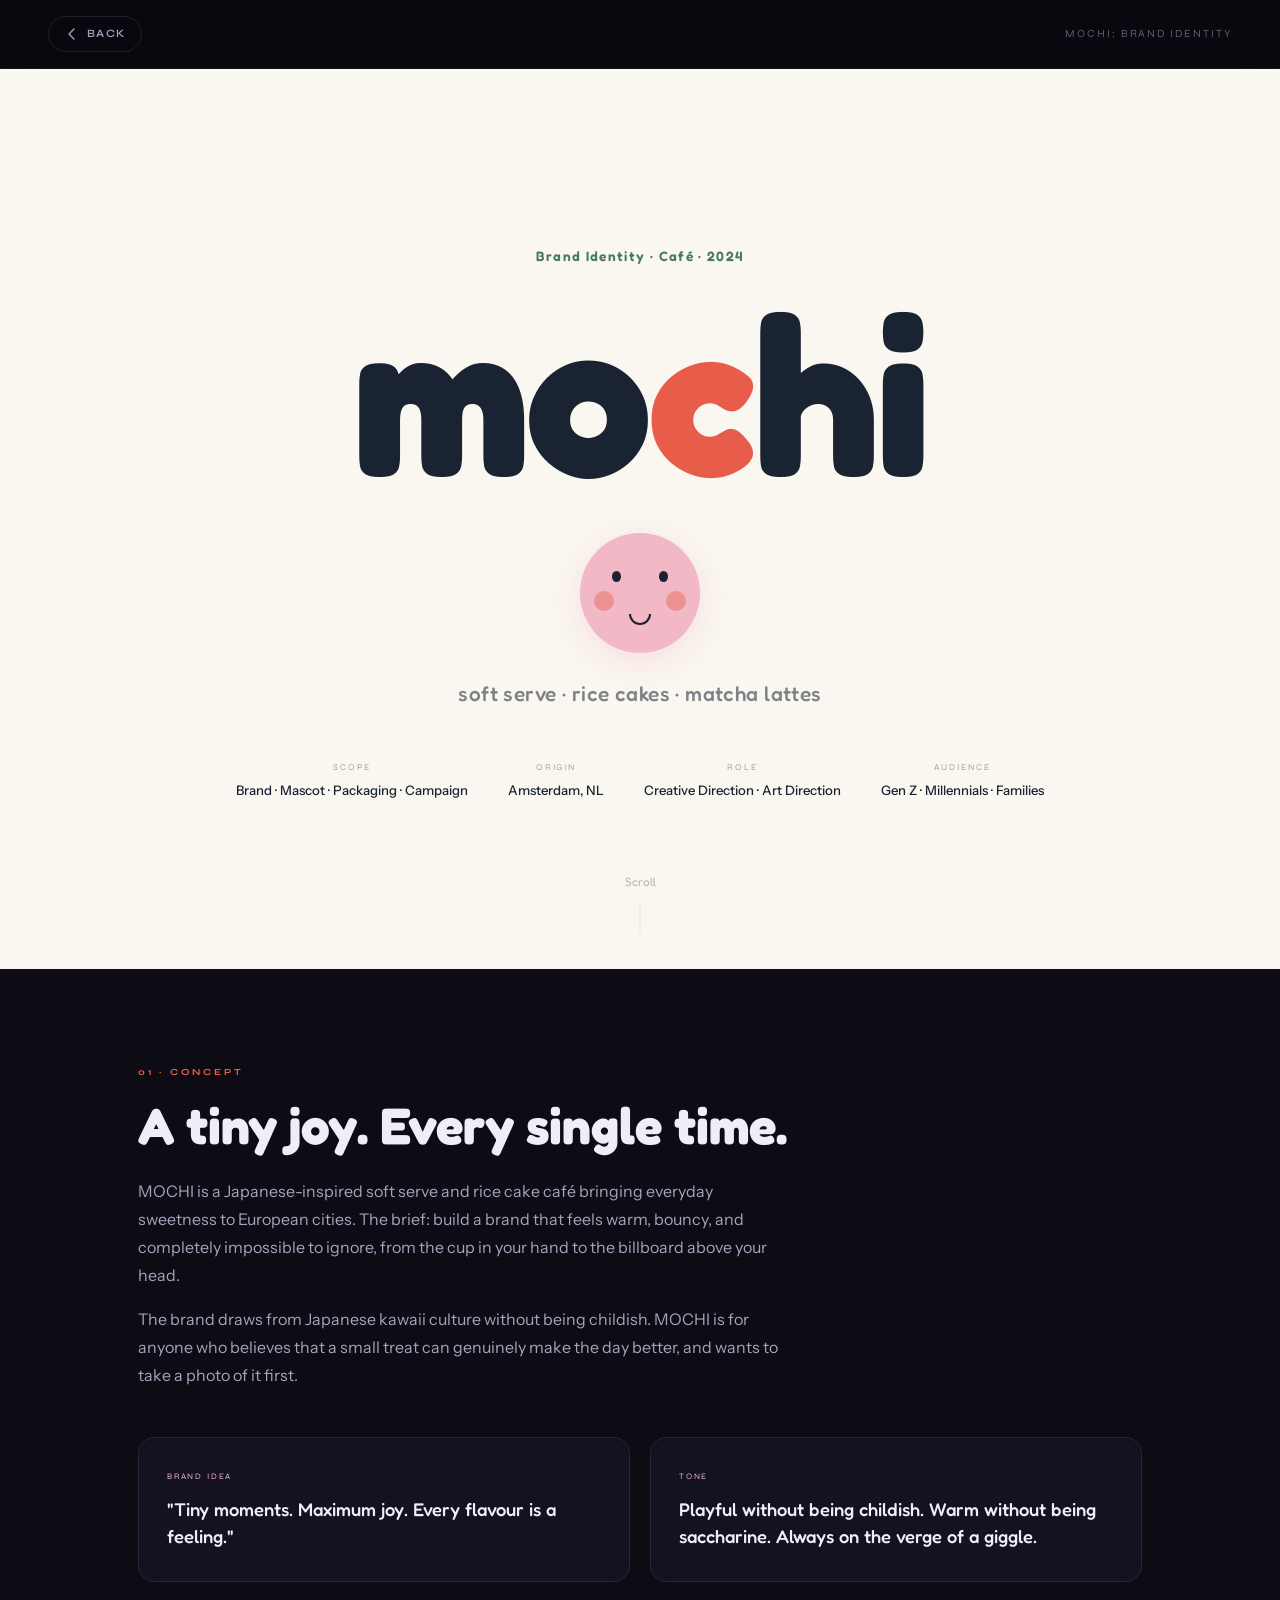
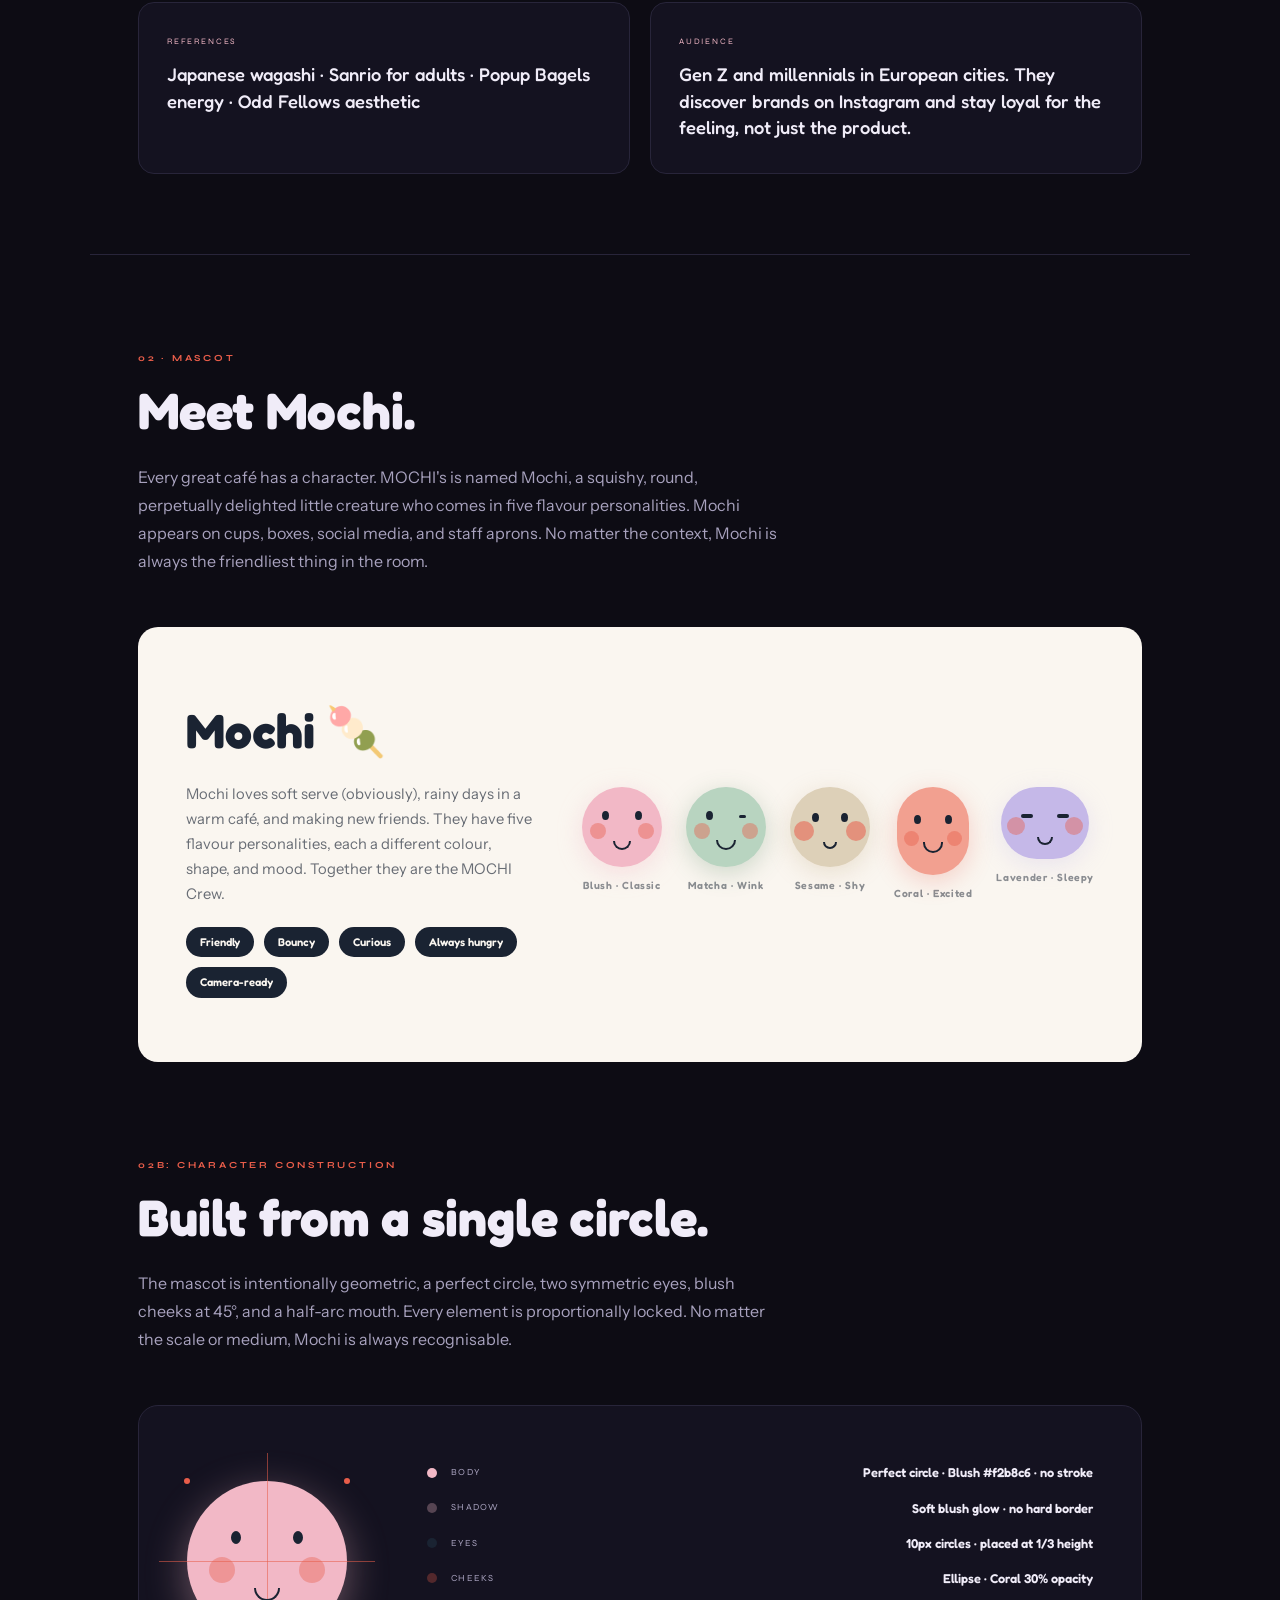
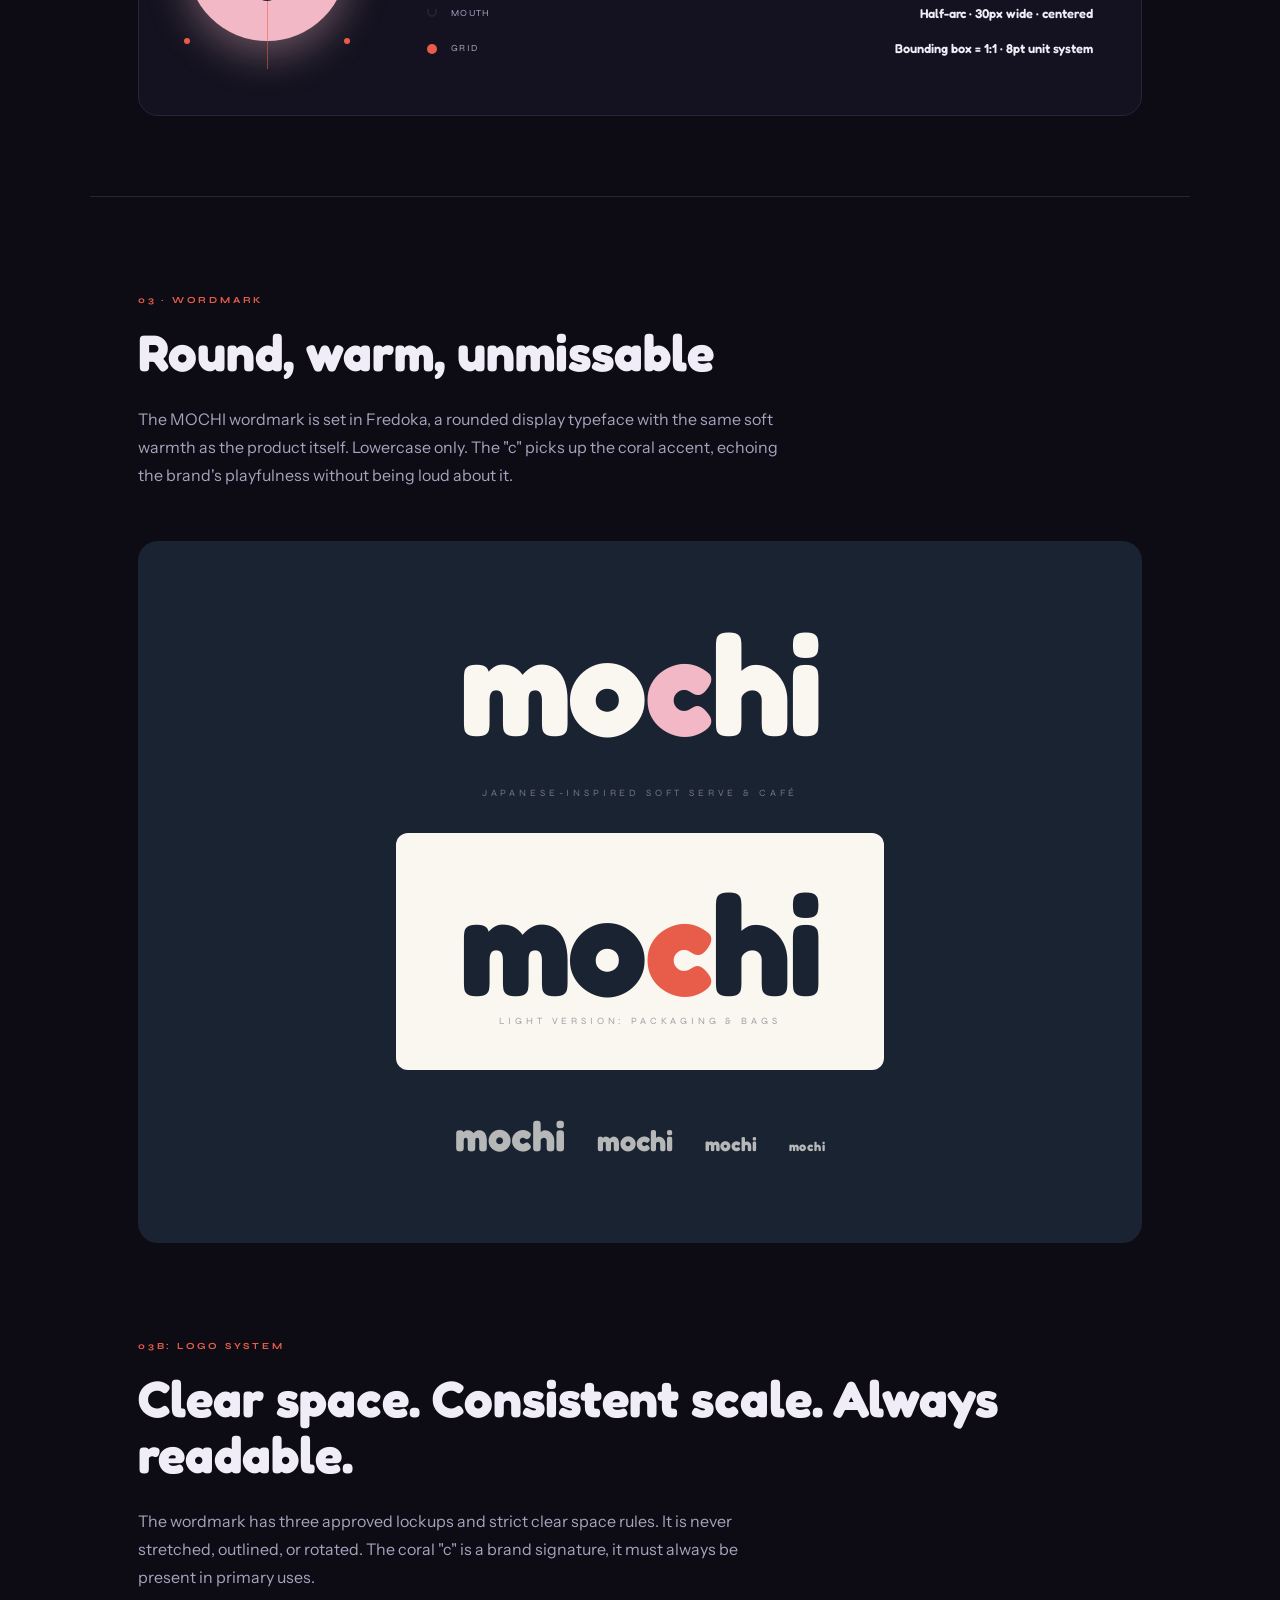
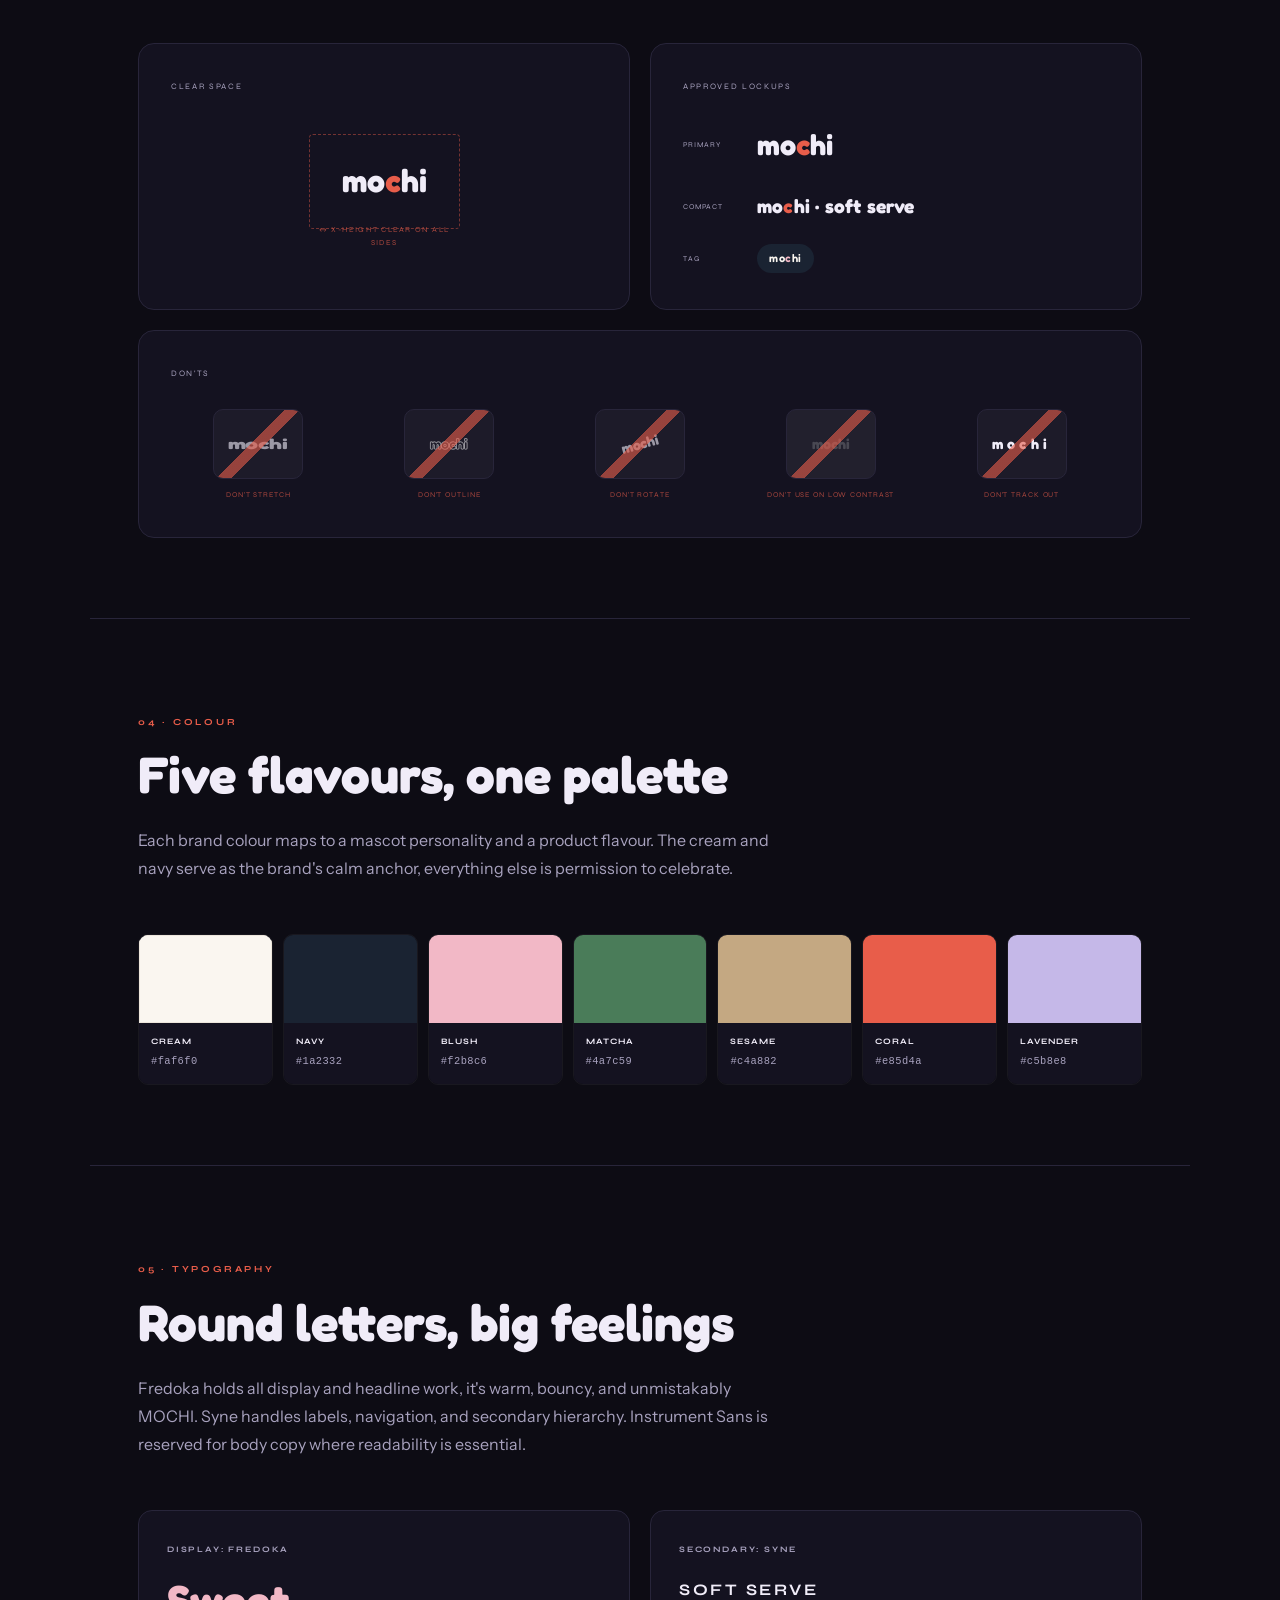
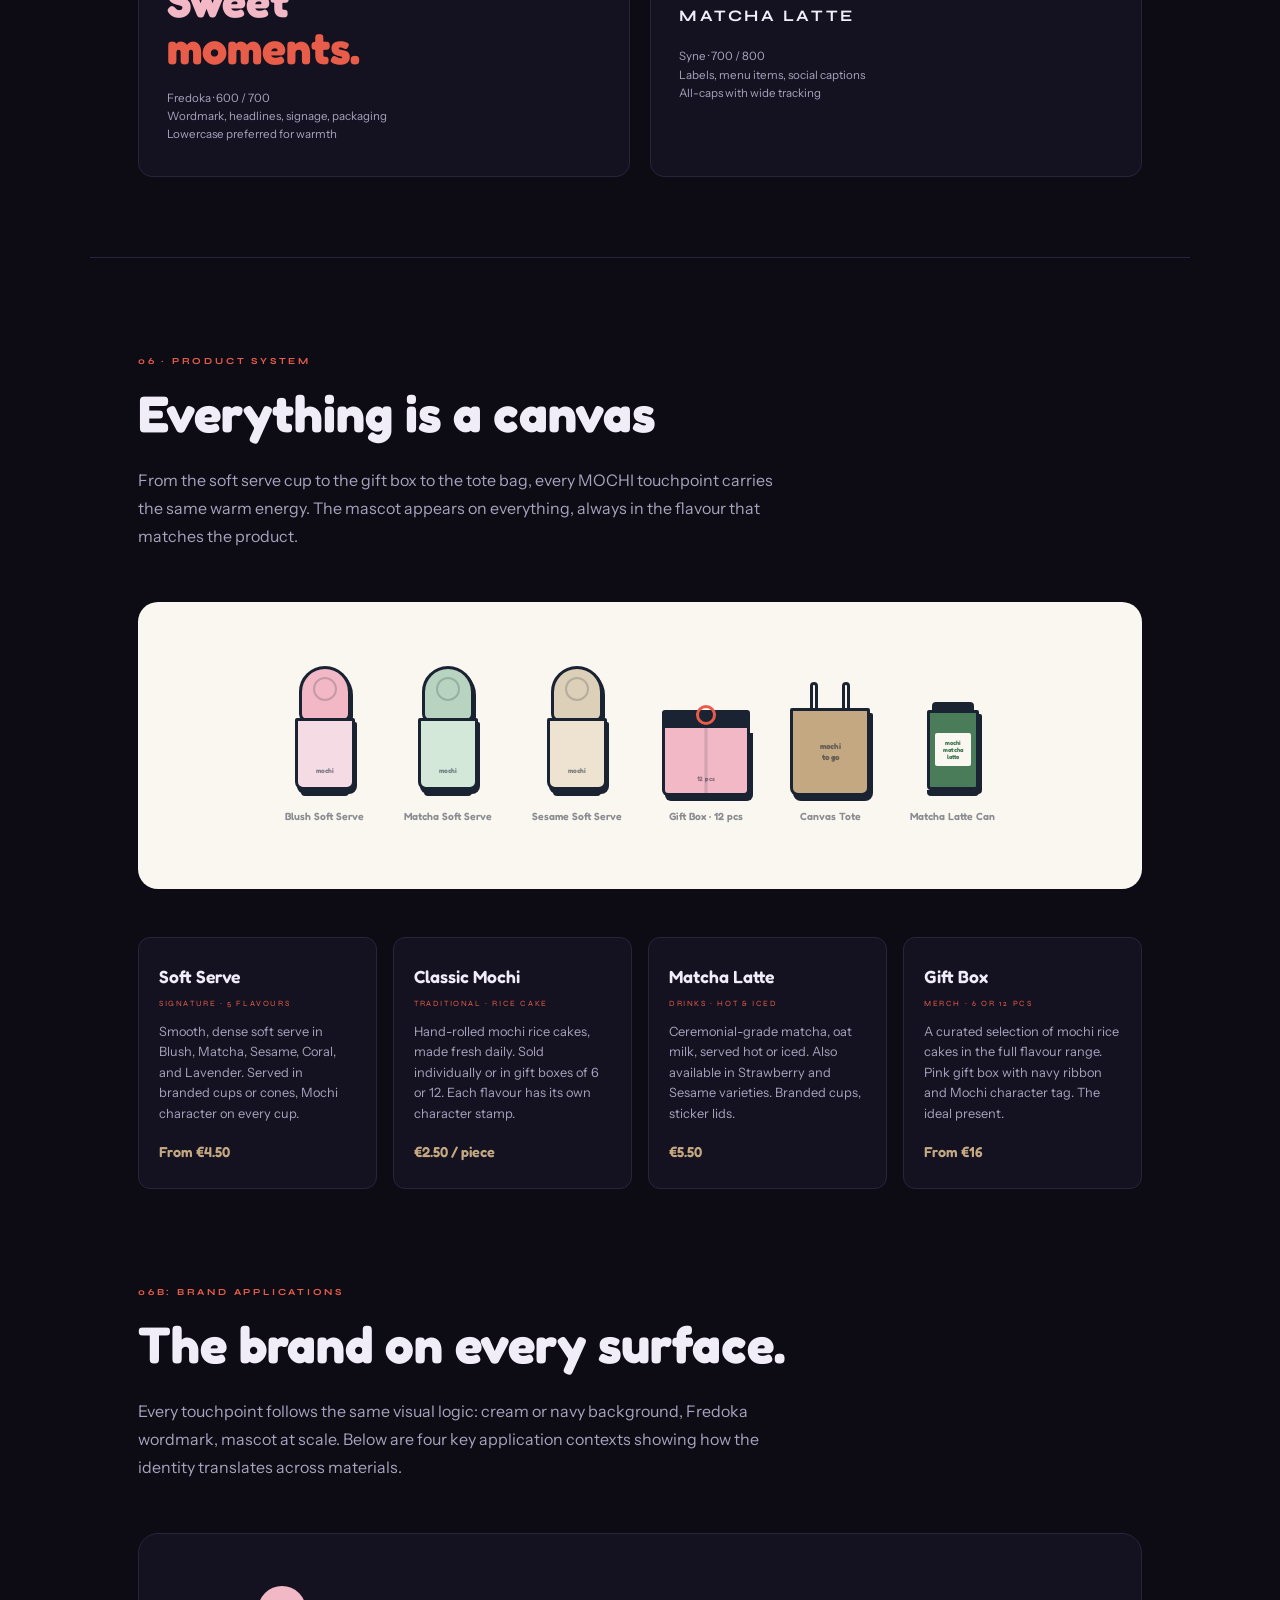
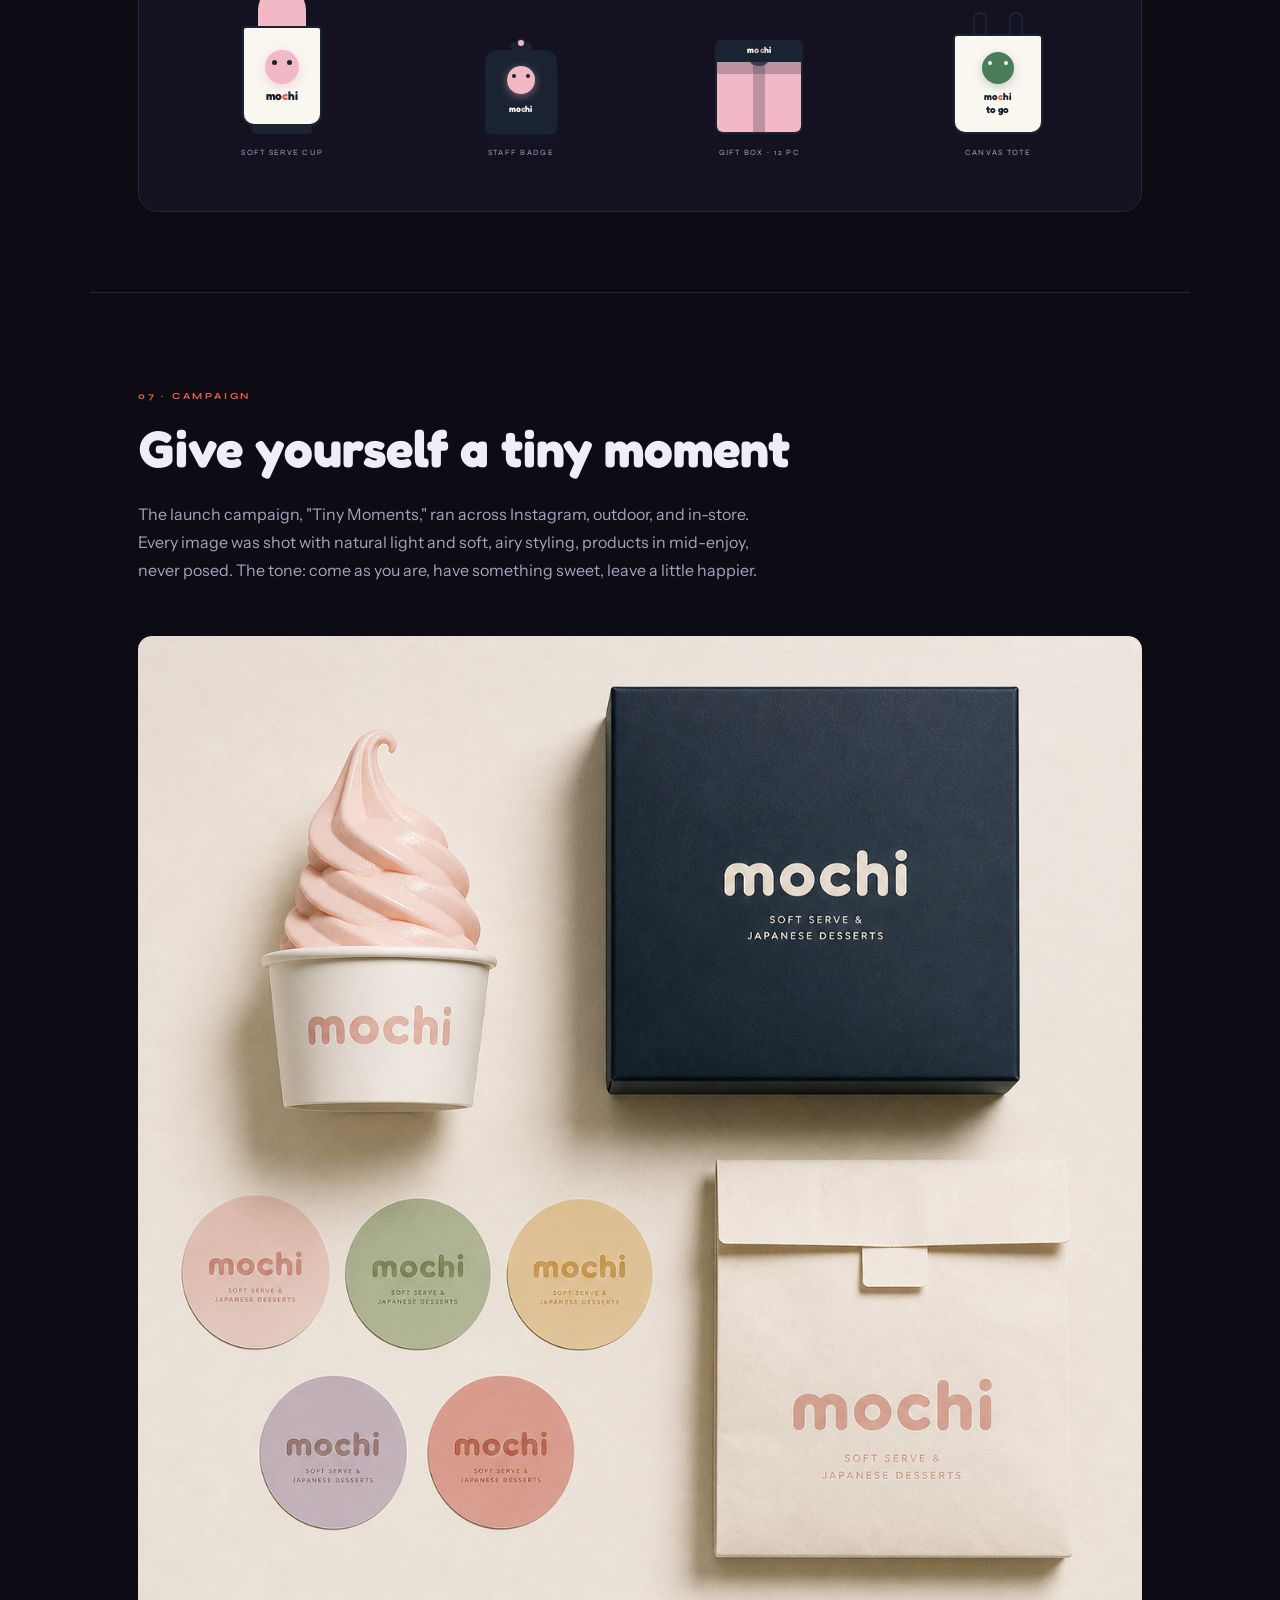
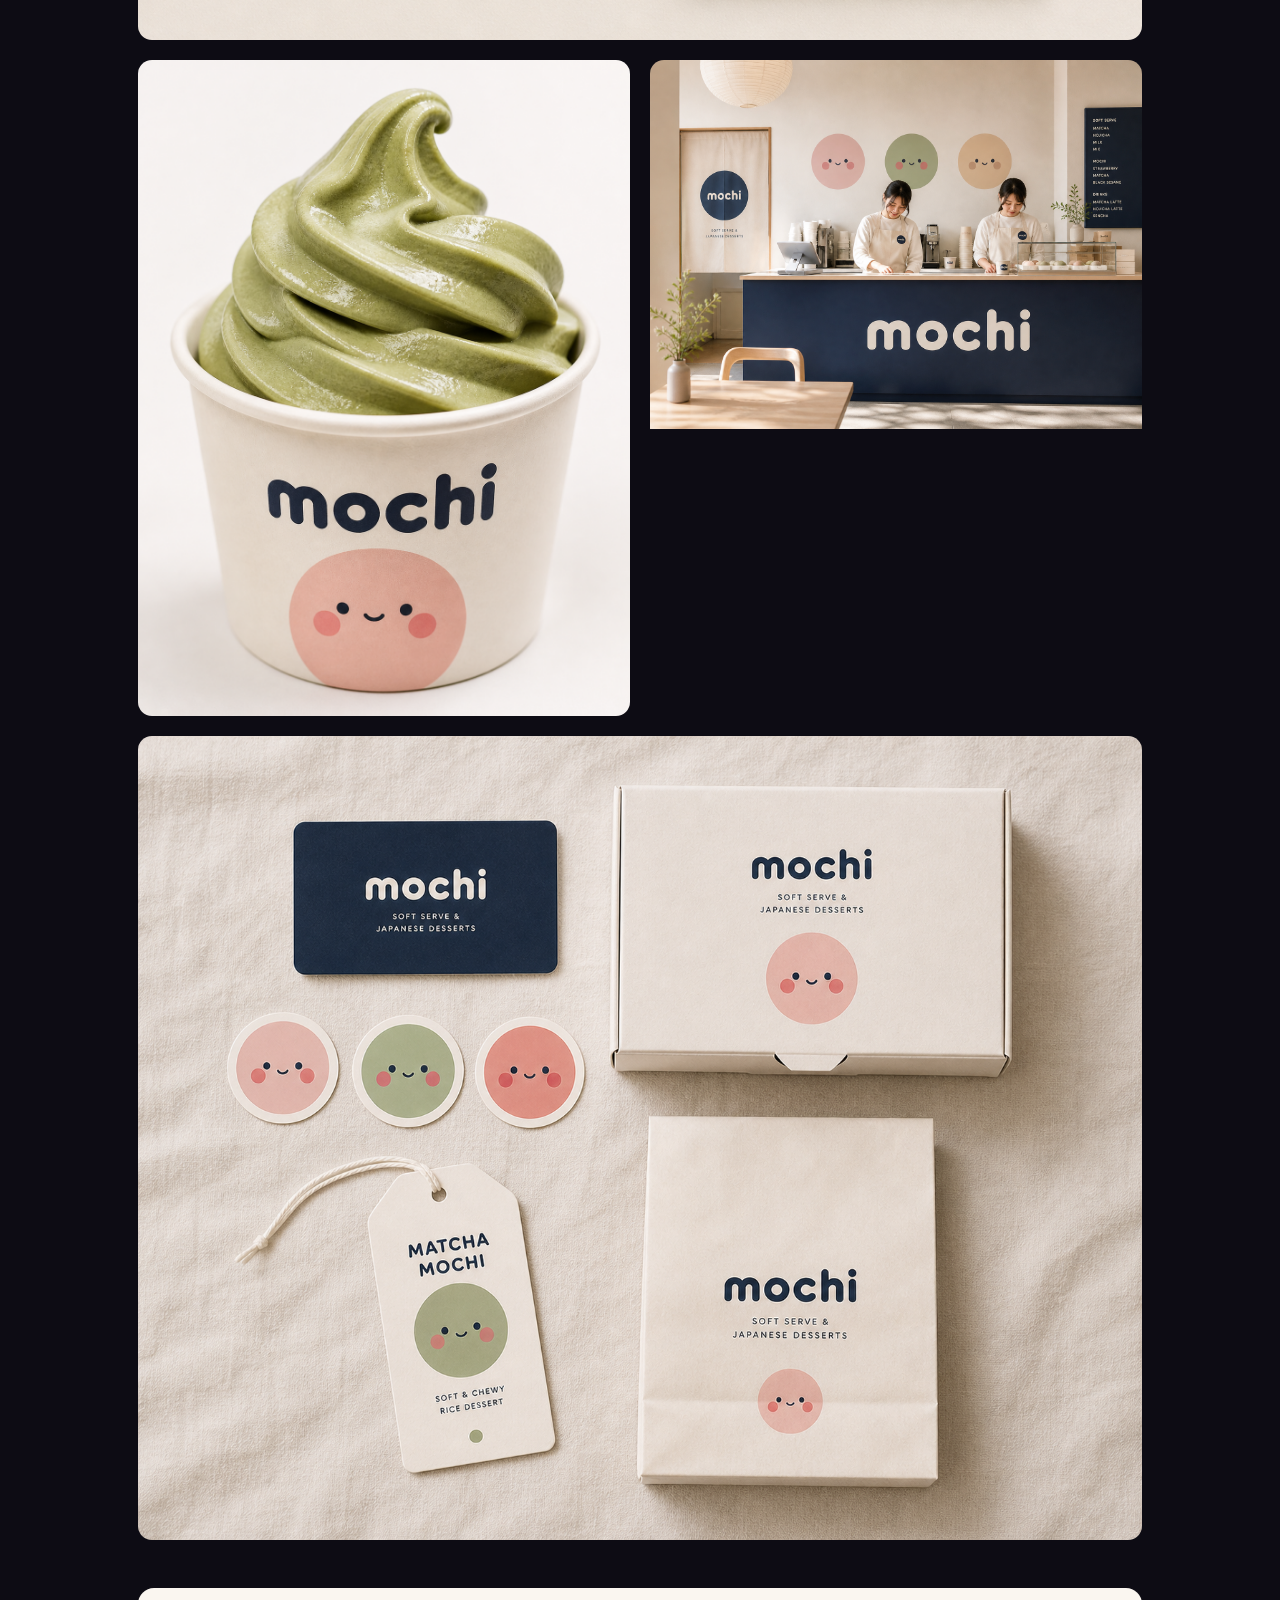
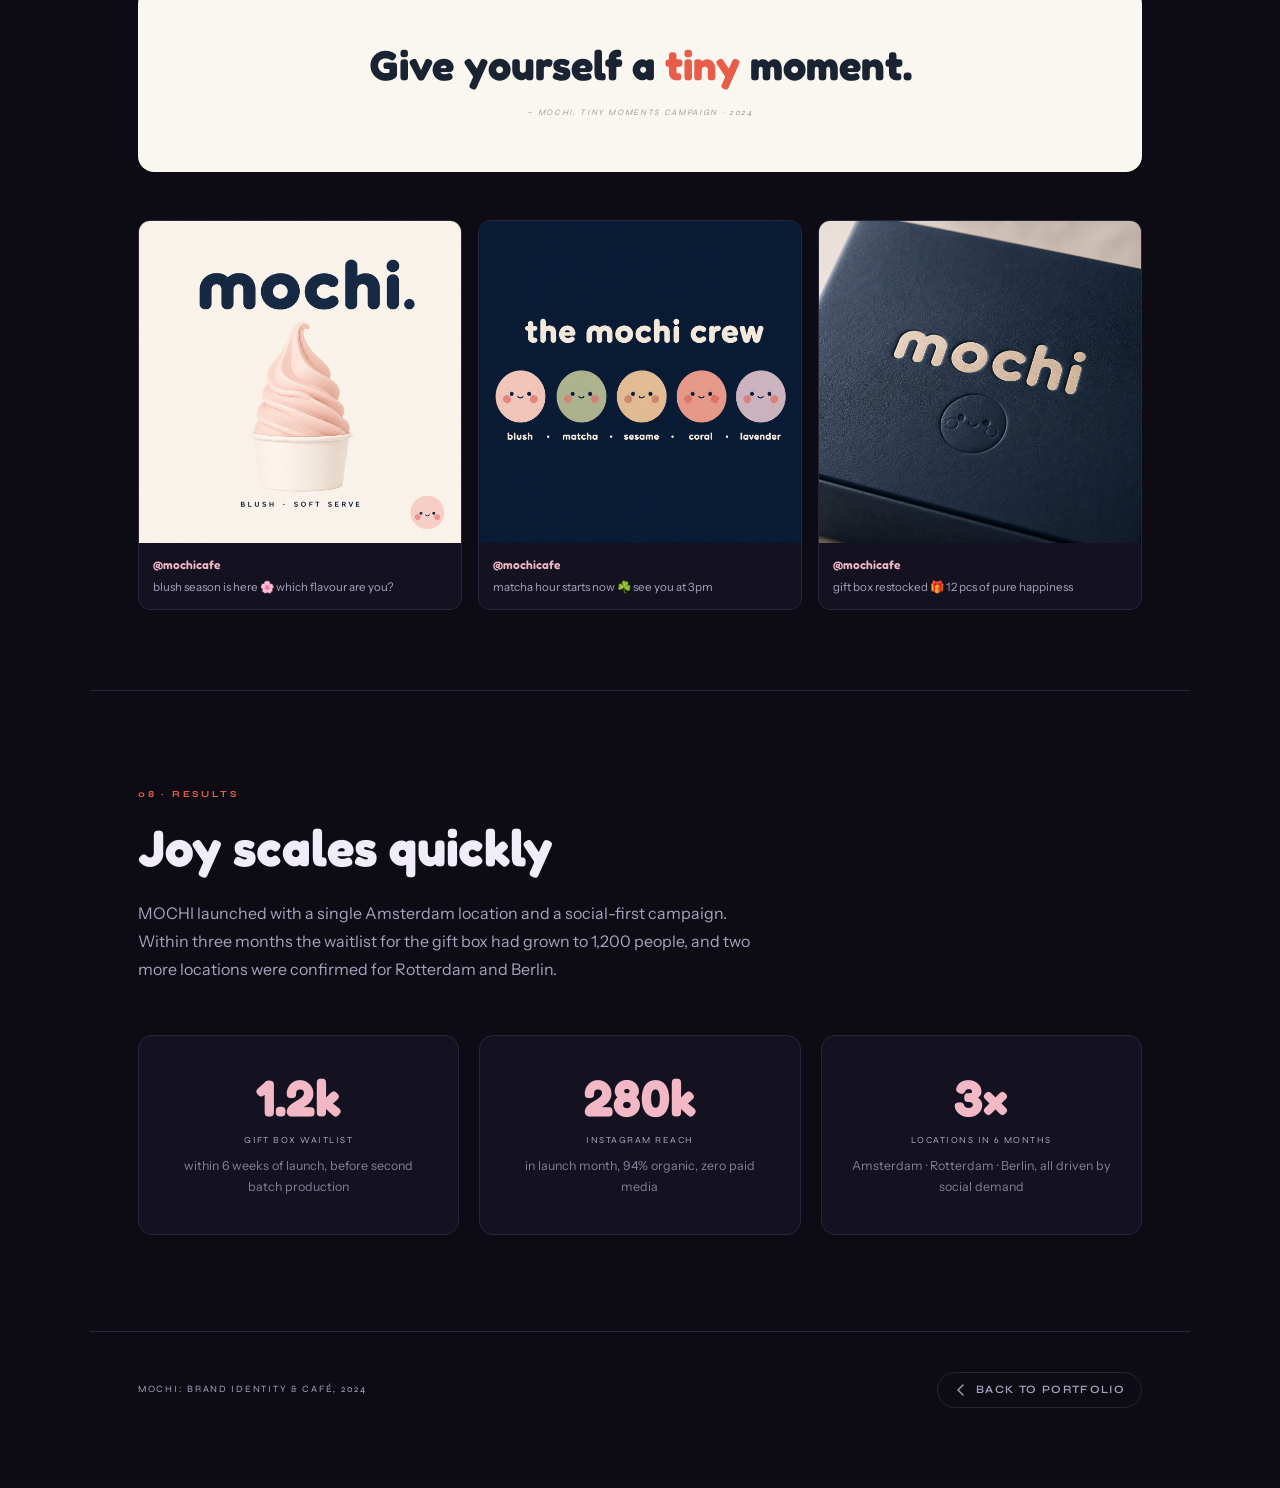
<file: mochi-case-study.html>
<!DOCTYPE html>
<html lang="en">
<head>
  <meta charset="UTF-8" />
  <meta name="viewport" content="width=device-width, initial-scale=1.0" />
  <link rel="icon" href="favicon.ico" sizes="any">
  <link rel="icon" href="favicon-32.png" type="image/png" sizes="32x32">
  <link rel="icon" href="favicon-16.png" type="image/png" sizes="16x16">
  <link rel="icon" href="favicon.svg" type="image/svg+xml">
  <link rel="apple-touch-icon" href="favicon-32.png">
  <title>MOCHI | Brand Identity & Café Design Case Study | Selinay Iblikci Yildirim</title>
<meta name="description" content="MOCHI: Full brand identity and café design case study. Logo, packaging, social media, and environmental design. By Selinay Iblikci Yildirim, Product Owner and Product Designer based in Amsterdam.">
<meta name="robots" content="index, follow">
<meta name="author" content="Selinay Iblikci Yildirim">
<link rel="canonical" href="https://selinayiblikci.com/mochi-case-study.html">
<meta property="og:type" content="article">
<meta property="og:url" content="https://selinayiblikci.com/mochi-case-study.html">
<meta property="og:title" content="MOCHI: Brand Identity & Café Design · Case Study by Selinay Iblikci Yildirim">
<meta property="og:description" content="Full brand identity for a modern Japanese-inspired café, logo, packaging, social media, and environmental design.">
<meta property="og:image" content="https://selinayiblikci.com/og-image.png">
<meta name="twitter:card" content="summary_large_image">
<meta name="twitter:title" content="MOCHI: Brand Identity Case Study">
<meta name="twitter:description" content="Full brand identity for a modern Japanese-inspired café by Selinay Iblikci Yildirim.">
<meta name="twitter:image" content="https://selinayiblikci.com/og-image.png">
<script type="application/ld+json">
{
  "@context": "https://schema.org",
  "@type": "CreativeWork",
  "name": "MOCHI: Brand Identity & Café Design",
  "description": "Full brand identity for a modern Japanese-inspired café. Logo, packaging, social media, and environmental design.",
  "author": {
    "@type": "Person",
    "name": "Selinay Iblikci Yildirim",
    "url": "https://selinayiblikci.com"
  },
  "url": "https://selinayiblikci.com/mochi-case-study.html",
  "keywords": ["brand identity", "logo design", "café design", "packaging design", "graphic design", "visual identity"]
}
</script>
  <style>html { overflow-x: hidden !important; }</style>
  <link href="https://fonts.googleapis.com/css2?family=Fredoka:wght@400;500;600;700&family=Nunito:wght@400;600;700;800;900&family=Instrument+Sans:wght@400;500;600;700&family=Syne:wght@400;700;800&display=swap" rel="stylesheet" />
  <style>
    :root {
      --bg: #0d0c14;
      --surface: #141220;
      --text: #f0ecf8;
      --text-muted: #a8a2be;
      --border: #28253a;
      --body-font: 'Instrument Sans', sans-serif;
      --heading-font: 'Syne', sans-serif;
      --display-font: 'Fredoka', sans-serif;

      /* MOCHI brand tokens */
      --mochi-cream:   #faf6f0;
      --mochi-blush:   #f2b8c6;
      --mochi-matcha:  #4a7c59;
      --mochi-sesame:  #c4a882;
      --mochi-coral:   #e85d4a;
      --mochi-navy:    #1a2332;
      --mochi-lavender:#c5b8e8;
    }

    *, *::before, *::after { box-sizing: border-box; margin: 0; padding: 0; }
    html { scroll-behavior: smooth; }
    body {
      background: var(--bg);
      color: var(--text);
      font-family: var(--body-font);
      line-height: 1.65;
      -webkit-font-smoothing: antialiased;
      padding: 0 0 80px;
    }
    img, svg { max-width: 100%; height: auto; display: block; }
    a { color: inherit; text-decoration: none; }
    ::selection { background: var(--mochi-blush); color: var(--mochi-navy); }

    /* ── NAV ── */
    .case-nav {
      position: sticky; top: 0; z-index: 50;
      padding: 16px 48px;
      display: flex; align-items: center; justify-content: space-between;
      background: rgba(8,8,15,0.82);
      backdrop-filter: blur(20px);
      border-bottom: 1px solid rgba(255,255,255,0.05);
    }
    .case-back {
      display: inline-flex; align-items: center; gap: 8px;
      font-family: var(--heading-font);
      font-size: 0.7rem; font-weight: 600;
      letter-spacing: 0.12em; text-transform: uppercase;
      color: var(--text-muted);
      padding: 8px 16px; border-radius: 999px;
      border: 1px solid rgba(255,255,255,0.1);
      transition: all 0.25s ease;
    }
    .case-back:hover { color: var(--text); border-color: var(--mochi-blush); }
    .case-nav-label {
      font-family: var(--heading-font);
      font-size: 0.68rem; letter-spacing: 0.18em;
      text-transform: uppercase; color: var(--text-muted); opacity: 0.55;
    }

    /* ── HERO ── */
    .mochi-hero {
      min-height: 100vh;
      display: flex; flex-direction: column;
      align-items: center; justify-content: center;
      text-align: center;
      padding: 80px 48px 72px;
      position: relative; overflow: hidden;
      background: var(--mochi-cream);
    }
    .hero-tag {
      font-family: var(--display-font);
      font-size: 0.85rem; font-weight: 600;
      letter-spacing: 0.1em;
      color: var(--mochi-matcha);
      margin-bottom: 24px; position: relative;
    }
    .hero-wordmark {
      font-family: var(--display-font);
      font-size: clamp(5rem, 18vw, 14rem);
      font-weight: 700;
      color: var(--mochi-navy);
      line-height: 0.9;
      position: relative;
      letter-spacing: -0.02em;
    }
    .hero-wordmark span { color: var(--mochi-coral); }
    .hero-tagline {
      font-family: var(--display-font);
      font-size: clamp(1rem, 2vw, 1.3rem);
      font-weight: 500;
      color: var(--mochi-navy);
      opacity: 0.55;
      margin-top: 24px;
      letter-spacing: 0.02em;
    }
    /* CSS Mascot hero */
    .hero-mascot {
      margin-top: 40px;
      position: relative; display: inline-block;
    }
    .mascot-body {
      width: 120px; height: 120px; border-radius: 50%;
      background: var(--mochi-blush);
      border: none;
      position: relative;
      box-shadow: 0 8px 32px rgba(242,184,198,0.35);
      margin: 0 auto;
    }
    .mascot-eye {
      position: absolute; top: 38px;
      width: 9px; height: 11px;
      background: var(--mochi-navy); border-radius: 50%;
    }
    .mascot-eye--l { left: 32px; }
    .mascot-eye--r { right: 32px; }
    .mascot-cheek {
      position: absolute; top: 58px;
      width: 20px; height: 20px;
      border-radius: 50%; background: var(--mochi-coral); opacity: 0.42;
    }
    .mascot-cheek--l { left: 14px; }
    .mascot-cheek--r { right: 14px; }
    .mascot-mouth {
      position: absolute; bottom: 28px; left: 50%;
      transform: translateX(-50%);
      width: 22px; height: 11px;
      border: 2px solid var(--mochi-navy);
      border-top: none;
      border-radius: 0 0 12px 12px;
    }
    .hero-meta {
      margin-top: 48px;
      display: flex; gap: 40px; justify-content: center; flex-wrap: wrap;
    }
    .hero-meta-item { text-align: center; }
    .hero-meta-label {
      font-family: var(--heading-font);
      font-size: 0.55rem; letter-spacing: 0.22em;
      text-transform: uppercase; color: rgba(26,35,50,0.4); margin-bottom: 6px;
    }
    .hero-meta-val {
      font-size: 0.82rem; color: var(--mochi-navy); font-weight: 500;
    }
    .hero-scroll {
      position: absolute; bottom: 36px; left: 50%; transform: translateX(-50%);
      font-family: var(--display-font);
      font-size: 0.75rem;
      color: var(--mochi-navy); opacity: 0.3;
      display: flex; flex-direction: column; align-items: center; gap: 10px;
    }
    .hero-scroll::after {
      content: ""; width: 1px; height: 32px;
      background: var(--mochi-navy); opacity: 0.3;
    }

    /* ── SECTIONS ── */
    .case-section {
      max-width: 1100px; margin: 0 auto;
      padding: 96px 48px 0;
    }
    .section-label {
      font-family: var(--heading-font);
      font-size: 0.58rem; font-weight: 700;
      letter-spacing: 0.3em; text-transform: uppercase;
      color: var(--mochi-coral); margin-bottom: 16px;
    }
    .section-title {
      font-family: var(--display-font);
      font-size: clamp(2rem, 4.5vw, 3.2rem);
      font-weight: 700; line-height: 1.1;
      color: var(--text); margin-bottom: 24px;
    }
    .section-body {
      font-size: 1rem; line-height: 1.75;
      color: var(--text-muted); max-width: 640px;
    }
    .divider {
      max-width: 1100px; margin: 80px auto 0;
      padding: 0 48px; border: none; border-top: 1px solid var(--border);
    }

    /* ── CONCEPT ── */
    .concept-grid {
      display: grid; grid-template-columns: 1fr 1fr;
      gap: 20px; margin-top: 48px;
    }
    .concept-card {
      background: var(--surface);
      border: 1px solid var(--border);
      border-radius: 16px; padding: 32px 28px;
    }
    .concept-card-label {
      font-family: var(--heading-font);
      font-size: 0.52rem; letter-spacing: 0.22em;
      text-transform: uppercase; color: var(--mochi-blush);
      margin-bottom: 12px;
    }
    .concept-card-text {
      font-family: var(--display-font);
      font-size: 1.15rem; font-weight: 500;
      color: var(--text); line-height: 1.45;
    }

    /* ── MASCOT SECTION ── */
    .mascot-stage {
      margin-top: 52px;
      background: var(--mochi-cream);
      border-radius: 20px;
      padding: 64px 48px;
      display: flex; gap: 48px; align-items: center;
      flex-wrap: wrap;
    }
    .mascot-bio {
      flex: 1; min-width: 260px;
    }
    .mascot-name {
      font-family: var(--display-font);
      font-size: 3rem; font-weight: 700;
      color: var(--mochi-navy);
      margin-bottom: 12px;
    }
    .mascot-desc {
      font-size: 0.92rem; color: rgba(26,35,50,0.65);
      line-height: 1.7; max-width: 360px;
    }
    .mascot-traits {
      display: flex; gap: 10px; flex-wrap: wrap;
      margin-top: 20px;
    }
    .mascot-trait {
      background: var(--mochi-navy);
      color: var(--mochi-cream);
      font-family: var(--display-font);
      font-size: 0.7rem; font-weight: 600;
      padding: 6px 14px; border-radius: 999px;
    }
    /* Mascot poses row */
    .mascot-poses {
      display: flex; gap: 24px; flex-wrap: wrap;
      justify-content: center;
    }
    .pose { display: flex; flex-direction: column; align-items: center; gap: 10px; }
    .pose-label {
      font-family: var(--display-font);
      font-size: 0.65rem; font-weight: 600;
      color: rgba(26,35,50,0.5); letter-spacing: 0.06em;
    }

    /* Various mochi poses */
    .mochi-base {
      border-radius: 50%;
      border: none;
      position: relative;
      box-shadow: 0 6px 20px rgba(0,0,0,0.1);
    }
    .mochi-base .m-eye {
      position: absolute; background: var(--mochi-navy); border-radius: 50%;
    }
    .mochi-base .m-cheek {
      position: absolute; border-radius: 50%;
      background: var(--mochi-coral); opacity: 0.42;
    }
    .mochi-base .m-mouth {
      position: absolute; left: 50%; transform: translateX(-50%);
      border: 2px solid var(--mochi-navy);
      border-top: none; border-radius: 0 0 999px 999px;
    }

    /* Pose 1 - Classic (blush/happy) */
    .mochi-classic {
      width: 80px; height: 80px;
      background: var(--mochi-blush);
      box-shadow: 0 6px 24px rgba(242,184,198,0.4);
    }
    .mochi-classic .m-eye { width: 7px; height: 9px; top: 24px; }
    .mochi-classic .m-eye:nth-child(1) { left: 20px; }
    .mochi-classic .m-eye:nth-child(2) { right: 20px; }
    .mochi-classic .m-cheek { width: 16px; height: 16px; top: 36px; }
    .mochi-classic .m-cheek:nth-child(3) { left: 8px; }
    .mochi-classic .m-cheek:nth-child(4) { right: 8px; }
    .mochi-classic .m-mouth { bottom: 17px; width: 18px; height: 9px; }

    /* Pose 2 - Matcha (wink) */
    .mochi-matcha {
      width: 80px; height: 80px;
      background: #b8d4c0;
      box-shadow: 0 6px 24px rgba(74,124,89,0.25);
    }
    .mochi-matcha .m-eye { width: 7px; height: 9px; top: 24px; }
    .mochi-matcha .m-eye:nth-child(1) { left: 20px; }
    .mochi-matcha .m-eye:nth-child(2) {
      right: 20px; height: 3px; border-radius: 2px; top: 28px;
    }
    .mochi-matcha .m-cheek { width: 16px; height: 16px; top: 36px; }
    .mochi-matcha .m-cheek:nth-child(3) { left: 8px; }
    .mochi-matcha .m-cheek:nth-child(4) { right: 8px; }
    .mochi-matcha .m-mouth { bottom: 17px; width: 20px; height: 10px; }

    /* Pose 3 - Sesame (shy) */
    .mochi-sesame {
      width: 80px; height: 80px;
      background: #ddd0b8;
      box-shadow: 0 6px 24px rgba(196,168,130,0.3);
    }
    .mochi-sesame .m-eye { width: 7px; height: 9px; top: 26px; }
    .mochi-sesame .m-eye:nth-child(1) { left: 22px; }
    .mochi-sesame .m-eye:nth-child(2) { right: 22px; }
    .mochi-sesame .m-cheek { width: 20px; height: 20px; top: 34px; opacity: 0.55; }
    .mochi-sesame .m-cheek:nth-child(3) { left: 4px; }
    .mochi-sesame .m-cheek:nth-child(4) { right: 4px; }
    .mochi-sesame .m-mouth { bottom: 18px; width: 14px; height: 7px; }

    /* Pose 4 - Coral (excited, oval) */
    .mochi-coral-pose {
      width: 72px; height: 88px; border-radius: 36px;
      background: #f2a090;
      box-shadow: 0 6px 24px rgba(232,93,74,0.25);
    }
    .mochi-coral-pose .m-eye { width: 7px; height: 9px; top: 28px; }
    .mochi-coral-pose .m-eye:nth-child(1) { left: 17px; }
    .mochi-coral-pose .m-eye:nth-child(2) { right: 17px; }
    .mochi-coral-pose .m-cheek { width: 15px; height: 15px; top: 44px; }
    .mochi-coral-pose .m-cheek:nth-child(3) { left: 7px; }
    .mochi-coral-pose .m-cheek:nth-child(4) { right: 7px; }
    .mochi-coral-pose .m-mouth { bottom: 22px; width: 20px; height: 11px; }

    /* Pose 5 - Lavender (sleepy) */
    .mochi-lavender-pose {
      width: 88px; height: 72px; border-radius: 36px;
      background: var(--mochi-lavender);
      box-shadow: 0 6px 24px rgba(197,184,232,0.3);
    }
    .mochi-lavender-pose .m-eye {
      width: 12px; height: 4px; border-radius: 2px; top: 27px;
    }
    .mochi-lavender-pose .m-eye:nth-child(1) { left: 20px; }
    .mochi-lavender-pose .m-eye:nth-child(2) { right: 20px; }
    .mochi-lavender-pose .m-cheek { width: 18px; height: 18px; top: 30px; }
    .mochi-lavender-pose .m-cheek:nth-child(3) { left: 6px; }
    .mochi-lavender-pose .m-cheek:nth-child(4) { right: 6px; }
    .mochi-lavender-pose .m-mouth { bottom: 14px; width: 16px; height: 8px; }

    /* ── WORDMARK ── */
    .wordmark-stage {
      margin-top: 52px;
      background: var(--mochi-navy);
      border-radius: 20px;
      padding: 72px 48px;
      display: flex; flex-direction: column;
      align-items: center; gap: 32px;
    }
    .wm-main {
      font-family: var(--display-font);
      font-size: clamp(4rem, 11vw, 9rem);
      font-weight: 700; letter-spacing: -0.02em;
      color: var(--mochi-cream); line-height: 1;
    }
    .wm-main span { color: var(--mochi-blush); }
    .wm-sub {
      font-family: var(--heading-font);
      font-size: 0.6rem; letter-spacing: 0.4em;
      text-transform: uppercase; color: rgba(250,246,240,0.4);
    }
    .wm-light {
      background: var(--mochi-cream);
      border-radius: 12px; padding: 40px 64px;
      text-align: center;
    }
    .wm-light .wm-main { color: var(--mochi-navy); }
    .wm-light .wm-sub { color: rgba(26,35,50,0.4); }
    .wm-sizes {
      display: flex; align-items: baseline; gap: 32px; flex-wrap: wrap;
    }
    .wm-sizes span {
      font-family: var(--display-font);
      font-weight: 700; color: rgba(250,246,240,0.7);
    }
    .wm-sizes span:nth-child(1) { font-size: 2.4rem; }
    .wm-sizes span:nth-child(2) { font-size: 1.7rem; }
    .wm-sizes span:nth-child(3) { font-size: 1.1rem; }
    .wm-sizes span:nth-child(4) { font-size: 0.75rem; letter-spacing: 0.06em; }

    /* ── PALETTE ── */
    .palette-row {
      display: grid; grid-template-columns: repeat(7, 1fr);
      gap: 10px; margin-top: 52px;
    }
    .swatch { border-radius: 10px; overflow: hidden; border: 1px solid rgba(255,255,255,0.05); }
    .swatch-color { height: 88px; }
    .swatch-info { padding: 12px 12px 14px; background: var(--surface); }
    .swatch-name {
      font-family: var(--heading-font);
      font-size: 0.52rem; font-weight: 700;
      letter-spacing: 0.12em; text-transform: uppercase;
      color: var(--text); margin-bottom: 4px;
    }
    .swatch-hex {
      font-size: 0.65rem; font-family: monospace;
      color: var(--text-muted); letter-spacing: 0.04em;
    }

    /* ── TYPOGRAPHY ── */
    .type-grid { display: grid; grid-template-columns: 1fr 1fr; gap: 20px; margin-top: 52px; }
    .type-card {
      background: var(--surface); border: 1px solid var(--border);
      border-radius: 14px; padding: 32px 28px;
    }
    .type-label {
      font-family: var(--heading-font);
      font-size: 0.52rem; font-weight: 700;
      letter-spacing: 0.22em; text-transform: uppercase;
      color: var(--text-muted); margin-bottom: 20px;
    }
    .type-sample-display {
      font-family: var(--display-font);
      font-size: 2.8rem; font-weight: 700;
      color: var(--mochi-blush); line-height: 1.05;
    }
    .type-sample-display em { color: var(--mochi-coral); font-style: normal; }
    .type-sample-sans {
      font-family: var(--heading-font);
      font-size: 1rem; font-weight: 700;
      letter-spacing: 0.16em; text-transform: uppercase;
      color: var(--text);
    }
    .type-meta {
      margin-top: 18px; font-size: 0.72rem;
      color: var(--text-muted); line-height: 1.6;
    }

    /* ── PRODUCT CSS ── */
    .products-stage {
      margin-top: 52px;
      background: var(--mochi-cream);
      border-radius: 20px;
      padding: 64px 48px;
      display: flex; gap: 40px; align-items: flex-end;
      justify-content: center; flex-wrap: wrap;
    }
    .product-piece { display: flex; flex-direction: column; align-items: center; gap: 12px; }
    .product-piece-label {
      font-family: var(--display-font);
      font-size: 0.65rem; font-weight: 600;
      color: rgba(26,35,50,0.5);
    }

    /* CSS Soft Serve Cup */
    .css-cup-wrap { display: flex; flex-direction: column; align-items: center; }
    .css-swirl {
      width: 52px; height: 56px;
      border-radius: 26px 26px 8px 8px;
      border: 3px solid var(--mochi-navy);
      position: relative;
      box-shadow: 2px 3px 0 var(--mochi-navy);
    }
    .css-swirl--pink { background: var(--mochi-blush); }
    .css-swirl--matcha { background: #b8d4c0; }
    .css-swirl--sesame { background: #ddd0b8; }
    .css-swirl::before {
      content: "";
      position: absolute; top: 8px; left: 50%; transform: translateX(-50%);
      width: 24px; height: 24px;
      border-radius: 50%;
      border: 2.5px solid rgba(26,35,50,0.2);
    }
    .css-cup {
      width: 60px; height: 72px;
      border-radius: 2px 2px 8px 8px;
      border: 3px solid var(--mochi-navy);
      margin-top: -4px;
      position: relative; overflow: hidden;
      box-shadow: 2px 4px 0 var(--mochi-navy);
    }
    .css-cup--pink { background: #f5dce4; }
    .css-cup--matcha { background: #d4e8da; }
    .css-cup--sesame { background: #ede3d0; }
    .css-cup::before {
      content: "mochi";
      font-family: var(--display-font); font-size: 0.42rem; font-weight: 700;
      color: var(--mochi-navy); opacity: 0.5;
      position: absolute; bottom: 10px; left: 50%; transform: translateX(-50%);
      white-space: nowrap;
    }
    .css-cup-base {
      width: 48px; height: 6px;
      border-radius: 0 0 4px 4px;
      background: var(--mochi-navy);
    }

    /* CSS Gift Box */
    .css-box-wrap { display: flex; flex-direction: column; align-items: center; }
    .css-box-lid {
      width: 88px; height: 18px;
      background: var(--mochi-navy);
      border-radius: 3px 3px 0 0;
      border: 3px solid var(--mochi-navy);
      position: relative; z-index: 2;
    }
    .css-box-lid::after {
      content: "";
      position: absolute; top: -8px; left: 50%; transform: translateX(-50%);
      width: 20px; height: 20px;
      border: 3px solid var(--mochi-coral);
      border-radius: 50%;
    }
    .css-box-body {
      width: 88px; height: 68px;
      background: var(--mochi-blush);
      border: 3px solid var(--mochi-navy);
      border-top: none;
      border-radius: 0 0 6px 6px;
      box-shadow: 3px 5px 0 var(--mochi-navy);
      position: relative; overflow: hidden;
    }
    .css-box-body::before {
      content: "";
      position: absolute; top: 0; left: 50%; transform: translateX(-50%);
      width: 3px; bottom: 0;
      background: rgba(26,35,50,0.15);
    }
    .css-box-body::after {
      content: "12 pcs";
      font-family: var(--display-font); font-size: 0.4rem; font-weight: 600;
      color: var(--mochi-navy); opacity: 0.5;
      position: absolute; bottom: 8px; left: 50%; transform: translateX(-50%);
      white-space: nowrap;
    }

    /* CSS Tote */
    .css-tote-wrap { display: flex; flex-direction: column; align-items: center; }
    .css-tote-handles {
      display: flex; gap: 24px; margin-bottom: -2px;
    }
    .css-tote-handle {
      width: 8px; height: 28px;
      border: 3px solid var(--mochi-navy);
      border-bottom: none;
      border-radius: 4px 4px 0 0;
    }
    .css-tote-body {
      width: 80px; height: 88px;
      background: var(--mochi-sesame);
      border: 3px solid var(--mochi-navy);
      border-radius: 2px 2px 8px 8px;
      box-shadow: 3px 5px 0 var(--mochi-navy);
      position: relative; overflow: hidden;
      display: flex; align-items: center; justify-content: center;
    }
    .css-tote-print {
      font-family: var(--display-font);
      font-size: 0.5rem; font-weight: 700;
      color: var(--mochi-navy); opacity: 0.55;
      text-align: center; line-height: 1.3;
    }

    /* CSS Can / bottle */
    .css-can-wrap { display: flex; flex-direction: column; align-items: center; }
    .css-can-top {
      width: 42px; height: 8px;
      background: var(--mochi-navy);
      border-radius: 4px 4px 0 0;
    }
    .css-can-body {
      width: 52px; height: 80px;
      background: var(--mochi-matcha);
      border: 3px solid var(--mochi-navy);
      border-radius: 2px 2px 4px 4px;
      box-shadow: 3px 4px 0 var(--mochi-navy);
      position: relative; overflow: hidden;
      display: flex; align-items: center; justify-content: center;
    }
    .css-can-label {
      width: 36px; background: var(--mochi-cream);
      padding: 6px 4px; border-radius: 2px; text-align: center;
    }
    .css-can-label span {
      font-family: var(--display-font);
      font-size: 0.38rem; font-weight: 700;
      color: var(--mochi-matcha); display: block; line-height: 1.2;
    }
    .css-can-bottom {
      width: 52px; height: 6px;
      background: var(--mochi-navy);
      border-radius: 0 0 4px 4px;
    }

    /* ── PRODUCT GRID ── */
    .product-info-grid {
      display: grid; grid-template-columns: repeat(4, 1fr);
      gap: 16px; margin-top: 48px;
    }
    .product-info-card {
      background: var(--surface);
      border: 1px solid var(--border); border-radius: 12px; padding: 24px 20px;
    }
    .product-info-name {
      font-family: var(--display-font);
      font-size: 1.1rem; font-weight: 600;
      color: var(--text); margin-bottom: 6px;
    }
    .product-info-cat {
      font-family: var(--heading-font);
      font-size: 0.5rem; letter-spacing: 0.2em;
      text-transform: uppercase; color: var(--mochi-coral); margin-bottom: 12px;
    }
    .product-info-desc { font-size: 0.8rem; color: var(--text-muted); line-height: 1.6; }
    .product-info-price {
      margin-top: 16px; font-family: var(--display-font);
      font-size: 0.9rem; font-weight: 600; color: var(--mochi-sesame);
    }

    /* ── CAMPAIGN ── */
    .campaign-grid {
      display: grid; grid-template-columns: 1fr 1fr;
      gap: 20px; margin-top: 52px;
    }
    .campaign-img {
      border-radius: 14px; overflow: hidden;
      position: relative;
    }
    .campaign-img img { width: 100%; height: auto; display: block; object-fit: unset; }
    .campaign-img-ph {
      width: 100%; min-height: 200px; background: var(--surface);
      display: flex; flex-direction: column;
      align-items: center; justify-content: center; gap: 8px;
    }
    .campaign-img-ph span {
      font-family: var(--heading-font);
      font-size: 0.52rem; letter-spacing: 0.18em;
      text-transform: uppercase; color: var(--text-muted); opacity: 0.5;
    }
    .campaign-img--wide { grid-column: 1 / -1; }
    .campaign-pull {
      margin-top: 48px; padding: 52px;
      background: var(--mochi-cream); border-radius: 16px; text-align: center;
    }
    .campaign-pull p {
      font-family: var(--display-font);
      font-size: clamp(1.6rem, 3.5vw, 2.6rem);
      font-weight: 700; color: var(--mochi-navy); line-height: 1.2;
    }
    .campaign-pull p span { color: var(--mochi-coral); }
    .campaign-pull cite {
      display: block; margin-top: 16px;
      font-family: var(--heading-font);
      font-size: 0.52rem; letter-spacing: 0.2em;
      text-transform: uppercase; color: rgba(26,35,50,0.4);
    }

    /* Social posts mockup */
    .social-grid {
      display: grid; grid-template-columns: repeat(3, 1fr);
      gap: 16px; margin-top: 48px;
    }
    .social-post {
      background: var(--surface); border: 1px solid var(--border);
      border-radius: 12px; overflow: hidden;
    }
    .social-post-img {
      background: var(--surface);
      position: relative; overflow: hidden;
    }
    .social-post-img img { width: 100%; height: auto; display: block; }
    .social-post-img-ph {
      width: 100%; height: 100%; background: var(--surface);
      display: flex; flex-direction: column;
      align-items: center; justify-content: center;
    }
    .social-post-caption {
      padding: 12px 14px; font-size: 0.72rem; color: var(--text-muted);
    }
    .social-post-tag {
      font-family: var(--display-font); font-size: 0.75rem;
      font-weight: 600; color: var(--mochi-blush); margin-bottom: 4px;
    }

    /* ── RESULTS ── */
    .results-grid {
      display: grid; grid-template-columns: repeat(3, 1fr);
      gap: 20px; margin-top: 52px;
    }
    .result-card {
      background: var(--surface); border: 1px solid var(--border);
      border-radius: 14px; padding: 36px 28px; text-align: center;
    }
    .result-stat {
      font-family: var(--display-font);
      font-size: 3.2rem; font-weight: 700;
      color: var(--mochi-blush); line-height: 1; margin-bottom: 10px;
    }
    .result-label {
      font-family: var(--heading-font);
      font-size: 0.58rem; letter-spacing: 0.16em;
      text-transform: uppercase; color: var(--text-muted);
    }
    .result-sub {
      font-size: 0.78rem; color: var(--text-muted);
      margin-top: 8px; opacity: 0.75;
    }

    /* ── FOOTER ── */
    .case-footer {
      max-width: 1100px; margin: 96px auto 0;
      padding: 0 48px; display: flex;
      align-items: center; justify-content: space-between;
      border-top: 1px solid var(--border); padding-top: 40px;
    }
    .footer-label {
      font-family: var(--heading-font);
      font-size: 0.6rem; letter-spacing: 0.18em;
      text-transform: uppercase; color: var(--text-muted);
    }

    /* ── MASCOT ANATOMY ── */
    .anatomy-stage {
      background: var(--surface);
      border: 1px solid var(--border);
      border-radius: 20px;
      padding: 56px 48px;
      margin-top: 52px;
      display: flex;
      align-items: center;
      justify-content: center;
      gap: 80px;
    }
    .anatomy-figure {
      position: relative;
      width: 160px; height: 160px;
      flex-shrink: 0;
    }
    .anatomy-body {
      width: 160px; height: 160px;
      border-radius: 50%;
      background: var(--mochi-blush);
      border: none;
      position: relative;
      box-shadow: 0 12px 40px rgba(242,184,198,0.4);
    }
    .anatomy-eye {
      position: absolute;
      width: 10px; height: 13px;
      border-radius: 50%;
      background: var(--mochi-navy);
      top: 50px;
    }
    .anatomy-eye--l { left: 44px; }
    .anatomy-eye--r { right: 44px; }
    .anatomy-cheek {
      position: absolute;
      width: 26px; height: 26px;
      border-radius: 50%;
      background: rgba(232,93,74,0.38);
      top: 76px;
    }
    .anatomy-cheek--l { left: 22px; }
    .anatomy-cheek--r { right: 22px; }
    .anatomy-mouth {
      position: absolute;
      width: 26px; height: 13px;
      border: 2px solid var(--mochi-navy);
      border-top: none;
      border-radius: 0 0 18px 18px;
      bottom: 40px; left: 50%; transform: translateX(-50%);
    }
    /* annotation lines */
    .anatomy-line {
      position: absolute;
      background: rgba(232,93,74,0.55);
    }
    .anatomy-line--h {
      height: 1px; left: -28px; right: -28px; top: 50%;
    }
    .anatomy-line--v {
      width: 1px; top: -28px; bottom: -28px; left: 50%;
    }
    .anatomy-dot {
      position: absolute;
      width: 6px; height: 6px; border-radius: 50%;
      background: var(--mochi-coral);
    }
    .anatomy-dot--tl { top: -3px; left: -3px; }
    .anatomy-dot--tr { top: -3px; right: -3px; }
    .anatomy-dot--bl { bottom: -3px; left: -3px; }
    .anatomy-dot--br { bottom: -3px; right: -3px; }
    .anatomy-labels {
      flex: 1;
      display: flex; flex-direction: column; gap: 14px;
    }
    .anatomy-row {
      display: flex; align-items: center; gap: 14px;
    }
    .anatomy-swatch {
      width: 10px; height: 10px; border-radius: 50%; flex-shrink: 0;
    }
    .anatomy-key {
      font-family: var(--heading-font);
      font-size: 0.58rem; letter-spacing: 0.14em;
      text-transform: uppercase; color: var(--text-muted);
      flex: 1;
    }
    .anatomy-val {
      font-family: var(--display-font);
      font-size: 0.8rem; color: var(--text); font-weight: 600;
    }

    /* ── LOGO SYSTEM ── */
    .logo-system-grid {
      display: grid;
      grid-template-columns: 1fr 1fr;
      gap: 20px;
      margin-top: 52px;
    }
    .logo-system-card {
      background: var(--surface);
      border: 1px solid var(--border);
      border-radius: 16px;
      padding: 36px 32px;
    }
    .logo-system-label {
      font-family: var(--heading-font);
      font-size: 0.52rem; letter-spacing: 0.2em;
      text-transform: uppercase;
      color: var(--text-muted);
      margin-bottom: 28px;
    }
    /* Clear space box */
    .clearspace-box {
      display: inline-flex;
      align-items: center; justify-content: center;
      border: 1.5px dashed rgba(232,93,74,0.45);
      padding: 20px 32px;
      border-radius: 4px;
      position: relative;
    }
    .clearspace-wm {
      font-family: var(--display-font);
      font-size: 2rem; font-weight: 700;
      color: var(--mochi-navy); /* shown on light */
      color: var(--text);
    }
    .clearspace-wm span { color: var(--mochi-coral); }
    .clearspace-note {
      position: absolute; bottom: -22px; left: 0; right: 0;
      text-align: center;
      font-family: var(--heading-font);
      font-size: 0.48rem; letter-spacing: 0.16em;
      text-transform: uppercase;
      color: var(--mochi-coral); opacity: 0.7;
    }
    /* Lockup variants */
    .lockup-row {
      display: flex; flex-direction: column; gap: 22px;
    }
    .lockup-item {
      display: flex; align-items: center; gap: 14px;
    }
    .lockup-badge {
      font-family: var(--heading-font);
      font-size: 0.46rem; letter-spacing: 0.14em;
      text-transform: uppercase; color: var(--text-muted);
      width: 60px; flex-shrink: 0;
    }
    .lockup-wm {
      font-family: var(--display-font);
      font-weight: 700; color: var(--text);
    }
    .lockup-wm span { color: var(--mochi-coral); }
    .lockup-wm--primary { font-size: 1.8rem; }
    .lockup-wm--compact { font-size: 1.2rem; letter-spacing: 0.01em; }
    .lockup-wm--tag {
      font-size: 0.7rem; letter-spacing: 0.05em;
      background: var(--mochi-navy);
      color: var(--mochi-cream);
      padding: 5px 12px; border-radius: 999px;
      font-weight: 600;
    }
    .lockup-wm--tag span { color: var(--mochi-blush); }
    /* Dont's */
    .donts-row {
      display: flex; gap: 16px; flex-wrap: wrap;
    }
    .dont-item {
      display: flex; flex-direction: column; align-items: center; gap: 10px;
      flex: 1; min-width: 80px;
    }
    .dont-example {
      width: 90px; height: 70px;
      border-radius: 10px;
      background: rgba(255,255,255,0.04);
      border: 1px solid var(--border);
      display: flex; align-items: center; justify-content: center;
      position: relative; overflow: hidden;
    }
    .dont-example::after {
      content: "";
      position: absolute; inset: 0;
      background: linear-gradient(135deg, transparent 45%, rgba(232,93,74,0.6) 45%, rgba(232,93,74,0.6) 55%, transparent 55%);
      pointer-events: none;
    }
    .dont-wm-stretched { font-family: var(--display-font); font-size: 0.9rem; font-weight: 700; color: var(--text); transform: scaleX(1.6); opacity: 0.6; }
    .dont-wm-outline { font-family: var(--display-font); font-size: 0.9rem; font-weight: 700; -webkit-text-stroke: 1px rgba(255,255,255,0.5); color: transparent; }
    .dont-wm-rotated { font-family: var(--display-font); font-size: 0.9rem; font-weight: 700; color: var(--text); transform: rotate(-15deg); opacity: 0.6; }
    .dont-label {
      font-family: var(--heading-font);
      font-size: 0.46rem; letter-spacing: 0.12em;
      text-transform: uppercase; color: rgba(232,93,74,0.7);
      text-align: center;
    }

    /* ── BRAND APPLICATIONS ── */
    .applications-stage {
      background: var(--surface);
      border: 1px solid var(--border);
      border-radius: 20px;
      padding: 52px 40px;
      margin-top: 52px;
      display: grid;
      grid-template-columns: repeat(4, 1fr);
      gap: 32px;
      align-items: end;
      justify-items: center;
    }
    .app-item {
      display: flex; flex-direction: column;
      align-items: center; gap: 12px;
    }
    .app-label {
      font-family: var(--heading-font);
      font-size: 0.5rem; letter-spacing: 0.16em;
      text-transform: uppercase; color: var(--text-muted);
    }
    /* ── CSS Cup with branding ── */
    .branded-cup-wrap {
      display: flex; flex-direction: column;
      align-items: center;
    }
    .branded-cup-swirl {
      width: 48px; height: 40px;
      border-radius: 50% 50% 0 0 / 60% 60% 0 0;
      background: var(--mochi-blush);
      position: relative; z-index: 1;
    }
    .branded-cup {
      width: 80px; height: 100px;
      background: var(--mochi-cream);
      border: 2px solid var(--mochi-navy);
      border-radius: 4px 4px 12px 12px;
      position: relative; overflow: hidden;
      display: flex; flex-direction: column;
      align-items: center; justify-content: center;
      gap: 6px;
    }
    .branded-cup-mascot {
      width: 34px; height: 34px; border-radius: 50%;
      background: var(--mochi-blush);
      border: none;
      box-shadow: 0 3px 10px rgba(242,184,198,0.5);
      position: relative;
    }
    .branded-cup-mascot::before,
    .branded-cup-mascot::after {
      content: "";
      position: absolute;
      width: 5px; height: 5px; border-radius: 50%;
      background: var(--mochi-navy);
      top: 10px;
    }
    .branded-cup-mascot::before { left: 7px; }
    .branded-cup-mascot::after  { right: 7px; }
    .branded-cup-logo {
      font-family: var(--display-font);
      font-size: 0.75rem; font-weight: 700;
      color: var(--mochi-navy); line-height: 1;
    }
    .branded-cup-logo span { color: var(--mochi-coral); }
    .branded-cup-base {
      width: 60px; height: 8px;
      background: var(--mochi-navy);
      border-radius: 0 0 4px 4px;
    }
    /* ── CSS Staff Badge ── */
    .branded-badge {
      width: 72px; height: 84px;
      background: var(--mochi-navy);
      border-radius: 12px 12px 6px 6px;
      position: relative;
      display: flex; flex-direction: column;
      align-items: center; justify-content: center;
      gap: 8px;
      box-shadow: 0 6px 20px rgba(26,35,50,0.4);
    }
    .branded-badge::before {
      content: "";
      position: absolute; top: -8px; left: 50%;
      transform: translateX(-50%);
      width: 20px; height: 10px;
      background: var(--mochi-navy);
      border-radius: 4px 4px 0 0;
    }
    .branded-badge::after {
      content: "";
      position: absolute; top: -12px; left: 50%;
      transform: translateX(-50%);
      width: 10px; height: 10px;
      border-radius: 50%;
      background: var(--mochi-blush);
      border: 2px solid var(--mochi-navy);
    }
    .badge-mascot {
      width: 28px; height: 28px; border-radius: 50%;
      background: var(--mochi-blush);
      border: none;
      box-shadow: 0 2px 8px rgba(242,184,198,0.45);
      position: relative;
    }
    .badge-mascot::before,
    .badge-mascot::after {
      content: "";
      position: absolute;
      width: 4px; height: 4px; border-radius: 50%;
      background: var(--mochi-navy);
      top: 8px;
    }
    .badge-mascot::before { left: 5px; }
    .badge-mascot::after  { right: 5px; }
    .badge-text {
      font-family: var(--display-font);
      font-size: 0.55rem; font-weight: 700;
      color: var(--mochi-cream);
    }
    .badge-text span { color: var(--mochi-blush); }
    /* ── CSS Gift Box branded ── */
    .branded-box-wrap { position: relative; }
    .branded-box-lid {
      width: 88px; height: 22px;
      background: var(--mochi-navy);
      border-radius: 6px 6px 0 0;
      position: relative; z-index: 2;
      display: flex; align-items: center; justify-content: center;
    }
    .branded-box-lid-logo {
      font-family: var(--display-font);
      font-size: 0.55rem; font-weight: 700;
      color: var(--mochi-cream); letter-spacing: 0.04em;
    }
    .branded-box-lid-logo span { color: var(--mochi-blush); }
    .branded-box-body {
      width: 88px; height: 72px;
      background: var(--mochi-blush);
      border: 2px solid var(--mochi-navy);
      border-top: none;
      border-radius: 0 0 8px 8px;
      display: flex; align-items: center; justify-content: center;
      flex-direction: column; gap: 4px;
    }
    .branded-box-ribbon-h {
      position: absolute; top: 0; bottom: 0;
      left: 50%; transform: translateX(-50%);
      width: 12px;
      background: var(--mochi-navy); opacity: 0.25;
      z-index: 3;
    }
    .branded-box-ribbon-v {
      position: absolute; left: 0; right: 0;
      top: 22px; height: 12px;
      background: var(--mochi-navy); opacity: 0.25;
      z-index: 3;
    }
    .branded-box-bow {
      position: absolute; top: 16px; left: 50%;
      transform: translateX(-50%);
      width: 18px; height: 10px;
      border-radius: 50%;
      background: var(--mochi-navy);
      z-index: 4; opacity: 0.7;
    }
    /* ── CSS Tote branded ── */
    .branded-tote-wrap { display: flex; flex-direction: column; align-items: center; }
    .branded-tote-handles {
      display: flex; gap: 22px; margin-bottom: -2px;
    }
    .branded-tote-handle {
      width: 14px; height: 24px;
      border: 2.5px solid var(--mochi-navy);
      border-bottom: none;
      border-radius: 8px 8px 0 0;
    }
    .branded-tote-body {
      width: 90px; height: 100px;
      background: var(--mochi-cream);
      border: 2px solid var(--mochi-navy);
      border-radius: 4px 4px 12px 12px;
      display: flex; flex-direction: column;
      align-items: center; justify-content: center;
      gap: 6px;
    }
    .branded-tote-mascot {
      width: 32px; height: 32px; border-radius: 50%;
      background: var(--mochi-matcha);
      border: none;
      box-shadow: 0 3px 10px rgba(74,124,89,0.3);
      position: relative;
    }
    .branded-tote-mascot::before,
    .branded-tote-mascot::after {
      content: "";
      position: absolute;
      width: 4px; height: 4px; border-radius: 50%;
      background: var(--mochi-cream);
      top: 9px;
    }
    .branded-tote-mascot::before { left: 6px; }
    .branded-tote-mascot::after  { right: 6px; }
    .branded-tote-text {
      font-family: var(--display-font);
      font-size: 0.62rem; font-weight: 700;
      color: var(--mochi-navy); text-align: center;
      line-height: 1.3;
    }
    .branded-tote-text span { color: var(--mochi-coral); }

    @media (max-width: 900px) {
      .case-nav { padding: 14px 24px; }
      .case-section { padding: 72px 24px 0; }
      .concept-grid, .type-grid, .campaign-grid { grid-template-columns: 1fr; }
      .palette-row { grid-template-columns: repeat(4, 1fr); }
      .product-info-grid { grid-template-columns: repeat(2, 1fr); }
      .results-grid { grid-template-columns: 1fr; }
      .social-grid { grid-template-columns: 1fr 1fr; }
      .campaign-img--wide { grid-column: 1; aspect-ratio: 4/3; }
      .mascot-stage { flex-direction: column; padding: 40px 24px; }
      .products-stage { padding: 48px 24px; gap: 28px; }
      .case-footer { flex-direction: column; gap: 20px; text-align: center; }
      .mochi-hero { padding: 80px 24px 64px; }
      .wordmark-stage { padding: 48px 24px; }
      .anatomy-stage { flex-direction: column; gap: 40px; }
      .logo-system-grid { grid-template-columns: 1fr; }
      .applications-stage { grid-template-columns: repeat(2, 1fr); }
    }
  </style>
</head>
<body>

  <!-- NAV -->
  <nav class="case-nav">
    <a href="index.html" class="case-back">
      <svg width="14" height="14" viewBox="0 0 14 14" fill="none">
        <path d="M9 2L4 7l5 5" stroke="currentColor" stroke-width="1.4" stroke-linecap="round" stroke-linejoin="round"/>
      </svg>
      Back
    </a>
    <span class="case-nav-label">MOCHI: Brand Identity</span>
  </nav>

  <!-- HERO -->
  <header class="mochi-hero">
    <div class="hero-tag">Brand Identity · Café · 2024</div>
    <h1 class="hero-wordmark">mo<span>c</span>hi</h1>
    <div class="hero-mascot">
      <div class="mascot-body">
        <div class="mascot-eye mascot-eye--l"></div>
        <div class="mascot-eye mascot-eye--r"></div>
        <div class="mascot-cheek mascot-cheek--l"></div>
        <div class="mascot-cheek mascot-cheek--r"></div>
        <div class="mascot-mouth"></div>
        <div class="mascot-arm mascot-arm--l"></div>
        <div class="mascot-arm mascot-arm--r"></div>
      </div>
    </div>
    <p class="hero-tagline">soft serve · rice cakes · matcha lattes</p>
    <div class="hero-meta">
      <div class="hero-meta-item">
        <div class="hero-meta-label">Scope</div>
        <div class="hero-meta-val">Brand · Mascot · Packaging · Campaign</div>
      </div>
      <div class="hero-meta-item">
        <div class="hero-meta-label">Origin</div>
        <div class="hero-meta-val">Amsterdam, NL</div>
      </div>
      <div class="hero-meta-item">
        <div class="hero-meta-label">Role</div>
        <div class="hero-meta-val">Creative Direction · Art Direction</div>
      </div>
      <div class="hero-meta-item">
        <div class="hero-meta-label">Audience</div>
        <div class="hero-meta-val">Gen Z · Millennials · Families</div>
      </div>
    </div>
    <div class="hero-scroll">Scroll</div>
  </header>

  <!-- 01 CONCEPT -->
  <section class="case-section">
    <div class="section-label">01 · Concept</div>
    <h2 class="section-title">A tiny joy. Every single time.</h2>
    <p class="section-body">MOCHI is a Japanese-inspired soft serve and rice cake café bringing everyday sweetness to European cities. The brief: build a brand that feels warm, bouncy, and completely impossible to ignore, from the cup in your hand to the billboard above your head.</p>
    <p class="section-body" style="margin-top:16px;">The brand draws from Japanese kawaii culture without being childish. MOCHI is for anyone who believes that a small treat can genuinely make the day better, and wants to take a photo of it first.</p>
    <div class="concept-grid">
      <div class="concept-card">
        <div class="concept-card-label">Brand Idea</div>
        <div class="concept-card-text">"Tiny moments. Maximum joy. Every flavour is a feeling."</div>
      </div>
      <div class="concept-card">
        <div class="concept-card-label">Tone</div>
        <div class="concept-card-text">Playful without being childish. Warm without being saccharine. Always on the verge of a giggle.</div>
      </div>
      <div class="concept-card">
        <div class="concept-card-label">References</div>
        <div class="concept-card-text">Japanese wagashi · Sanrio for adults · Popup Bagels energy · Odd Fellows aesthetic</div>
      </div>
      <div class="concept-card">
        <div class="concept-card-label">Audience</div>
        <div class="concept-card-text">Gen Z and millennials in European cities. They discover brands on Instagram and stay loyal for the feeling, not just the product.</div>
      </div>
    </div>
  </section>

  <hr class="divider">

  <!-- 02 MASCOT -->
  <section class="case-section">
    <div class="section-label">02 · Mascot</div>
    <h2 class="section-title">Meet Mochi.</h2>
    <p class="section-body">Every great café has a character. MOCHI's is named Mochi, a squishy, round, perpetually delighted little creature who comes in five flavour personalities. Mochi appears on cups, boxes, social media, and staff aprons. No matter the context, Mochi is always the friendliest thing in the room.</p>
    <div class="mascot-stage">
      <div class="mascot-bio">
        <div class="mascot-name">Mochi 🍡</div>
        <p class="mascot-desc">
          Mochi loves soft serve (obviously), rainy days in a warm café, and making new friends.
          They have five flavour personalities, each a different colour, shape, and mood.
          Together they are the MOCHI Crew.
        </p>
        <div class="mascot-traits">
          <div class="mascot-trait">Friendly</div>
          <div class="mascot-trait">Bouncy</div>
          <div class="mascot-trait">Curious</div>
          <div class="mascot-trait">Always hungry</div>
          <div class="mascot-trait">Camera-ready</div>
        </div>
      </div>
      <div class="mascot-poses">
        <div class="pose">
          <div class="mochi-base mochi-classic">
            <div class="m-eye"></div>
            <div class="m-eye"></div>
            <div class="m-cheek"></div>
            <div class="m-cheek"></div>
            <div class="m-mouth"></div>
          </div>
          <div class="pose-label">Blush · Classic</div>
        </div>
        <div class="pose">
          <div class="mochi-base mochi-matcha">
            <div class="m-eye"></div>
            <div class="m-eye"></div>
            <div class="m-cheek"></div>
            <div class="m-cheek"></div>
            <div class="m-mouth"></div>
          </div>
          <div class="pose-label">Matcha · Wink</div>
        </div>
        <div class="pose">
          <div class="mochi-base mochi-sesame">
            <div class="m-eye"></div>
            <div class="m-eye"></div>
            <div class="m-cheek"></div>
            <div class="m-cheek"></div>
            <div class="m-mouth"></div>
          </div>
          <div class="pose-label">Sesame · Shy</div>
        </div>
        <div class="pose">
          <div class="mochi-base mochi-coral-pose">
            <div class="m-eye"></div>
            <div class="m-eye"></div>
            <div class="m-cheek"></div>
            <div class="m-cheek"></div>
            <div class="m-mouth"></div>
          </div>
          <div class="pose-label">Coral · Excited</div>
        </div>
        <div class="pose">
          <div class="mochi-base mochi-lavender-pose">
            <div class="m-eye"></div>
            <div class="m-eye"></div>
            <div class="m-cheek"></div>
            <div class="m-cheek"></div>
            <div class="m-mouth"></div>
          </div>
          <div class="pose-label">Lavender · Sleepy</div>
        </div>
      </div>
    </div>
  </section>

  <!-- MASCOT ANATOMY -->
  <section class="case-section">
    <div class="section-label">02b: Character Construction</div>
    <h2 class="section-title">Built from a single circle.</h2>
    <p class="section-body">The mascot is intentionally geometric, a perfect circle, two symmetric eyes, blush cheeks at 45°, and a half-arc mouth. Every element is proportionally locked. No matter the scale or medium, Mochi is always recognisable.</p>
    <div class="anatomy-stage">
      <div class="anatomy-figure">
        <div class="anatomy-body">
          <div class="anatomy-line anatomy-line--h"></div>
          <div class="anatomy-line anatomy-line--v"></div>
          <div class="anatomy-dot anatomy-dot--tl"></div>
          <div class="anatomy-dot anatomy-dot--tr"></div>
          <div class="anatomy-dot anatomy-dot--bl"></div>
          <div class="anatomy-dot anatomy-dot--br"></div>
          <div class="anatomy-eye anatomy-eye--l"></div>
          <div class="anatomy-eye anatomy-eye--r"></div>
          <div class="anatomy-cheek anatomy-cheek--l"></div>
          <div class="anatomy-cheek anatomy-cheek--r"></div>
          <div class="anatomy-mouth"></div>
        </div>
      </div>
      <div class="anatomy-labels">
        <div class="anatomy-row">
          <div class="anatomy-swatch" style="background:var(--mochi-blush);border-radius:50%;"></div>
          <div class="anatomy-key">Body</div>
          <div class="anatomy-val">Perfect circle · Blush #f2b8c6 · no stroke</div>
        </div>
        <div class="anatomy-row">
          <div class="anatomy-swatch" style="background:rgba(242,184,198,0.3);border-radius:50%;"></div>
          <div class="anatomy-key">Shadow</div>
          <div class="anatomy-val">Soft blush glow · no hard border</div>
        </div>
        <div class="anatomy-row">
          <div class="anatomy-swatch" style="background:var(--mochi-navy);border-radius:50%;"></div>
          <div class="anatomy-key">Eyes</div>
          <div class="anatomy-val">10px circles · placed at 1/3 height</div>
        </div>
        <div class="anatomy-row">
          <div class="anatomy-swatch" style="background:rgba(232,93,74,0.3);border-radius:50%;"></div>
          <div class="anatomy-key">Cheeks</div>
          <div class="anatomy-val">Ellipse · Coral 30% opacity</div>
        </div>
        <div class="anatomy-row">
          <div class="anatomy-swatch" style="border:2px solid var(--mochi-navy);border-top:none;border-radius:0 0 8px 8px;height:8px;background:transparent;"></div>
          <div class="anatomy-key">Mouth</div>
          <div class="anatomy-val">Half-arc · 30px wide · centered</div>
        </div>
        <div class="anatomy-row">
          <div class="anatomy-swatch" style="background:var(--mochi-coral);border-radius:50%;"></div>
          <div class="anatomy-key">Grid</div>
          <div class="anatomy-val">Bounding box = 1:1 · 8pt unit system</div>
        </div>
      </div>
    </div>
  </section>

  <hr class="divider">

  <!-- 03 WORDMARK -->
  <section class="case-section">
    <div class="section-label">03 · Wordmark</div>
    <h2 class="section-title">Round, warm, unmissable</h2>
    <p class="section-body">The MOCHI wordmark is set in Fredoka, a rounded display typeface with the same soft warmth as the product itself. Lowercase only. The "c" picks up the coral accent, echoing the brand's playfulness without being loud about it.</p>
    <div class="wordmark-stage">
      <div class="wm-main">mo<span>c</span>hi</div>
      <div class="wm-sub">Japanese-Inspired Soft Serve & Café</div>
      <div class="wm-light">
        <div class="wm-main" style="color:var(--mochi-navy);">mo<span style="color:var(--mochi-coral)">c</span>hi</div>
        <div class="wm-sub" style="color:rgba(26,35,50,0.4);">Light version: packaging & bags</div>
      </div>
      <div class="wm-sizes">
        <span style="font-size:2.6rem;">mochi</span>
        <span style="font-size:1.8rem;">mochi</span>
        <span style="font-size:1.2rem;">mochi</span>
        <span style="font-size:0.8rem;">mochi</span>
      </div>
    </div>
  </section>

  <!-- LOGO SYSTEM -->
  <section class="case-section">
    <div class="section-label">03b: Logo System</div>
    <h2 class="section-title">Clear space. Consistent scale. Always readable.</h2>
    <p class="section-body">The wordmark has three approved lockups and strict clear space rules. It is never stretched, outlined, or rotated. The coral "c" is a brand signature, it must always be present in primary uses.</p>
    <div class="logo-system-grid">
      <div class="logo-system-card">
        <div class="logo-system-label">Clear Space</div>
        <div style="display:flex;align-items:center;justify-content:center;min-height:120px;">
          <div class="clearspace-box">
            <div class="clearspace-wm">mo<span>c</span>hi</div>
            <div class="clearspace-note">↔ x-height clear on all sides</div>
          </div>
        </div>
      </div>
      <div class="logo-system-card">
        <div class="logo-system-label">Approved Lockups</div>
        <div class="lockup-row">
          <div class="lockup-item">
            <div class="lockup-badge">Primary</div>
            <div class="lockup-wm lockup-wm--primary">mo<span>c</span>hi</div>
          </div>
          <div class="lockup-item">
            <div class="lockup-badge">Compact</div>
            <div class="lockup-wm lockup-wm--compact">mo<span>c</span>hi · soft serve</div>
          </div>
          <div class="lockup-item">
            <div class="lockup-badge">Tag</div>
            <div class="lockup-wm lockup-wm--tag">mo<span>c</span>hi</div>
          </div>
        </div>
      </div>
      <div class="logo-system-card" style="grid-column:1/-1;">
        <div class="logo-system-label">Don'ts</div>
        <div class="donts-row">
          <div class="dont-item">
            <div class="dont-example">
              <span class="dont-wm-stretched">mochi</span>
            </div>
            <div class="dont-label">Don't stretch</div>
          </div>
          <div class="dont-item">
            <div class="dont-example">
              <span class="dont-wm-outline">mochi</span>
            </div>
            <div class="dont-label">Don't outline</div>
          </div>
          <div class="dont-item">
            <div class="dont-example">
              <span class="dont-wm-rotated">mochi</span>
            </div>
            <div class="dont-label">Don't rotate</div>
          </div>
          <div class="dont-item">
            <div class="dont-example" style="background:rgba(255,255,255,0.06);">
              <span style="font-family:var(--display-font);font-size:0.9rem;font-weight:700;color:rgba(255,255,255,0.18);">mochi</span>
            </div>
            <div class="dont-label">Don't use on low contrast</div>
          </div>
          <div class="dont-item">
            <div class="dont-example">
              <span style="font-family:var(--display-font);font-size:0.9rem;font-weight:700;color:var(--text);letter-spacing:0.3em;">mochi</span>
            </div>
            <div class="dont-label">Don't track out</div>
          </div>
        </div>
      </div>
    </div>
  </section>

  <hr class="divider">

  <!-- 04 PALETTE -->
  <section class="case-section">
    <div class="section-label">04 · Colour</div>
    <h2 class="section-title">Five flavours, one palette</h2>
    <p class="section-body">Each brand colour maps to a mascot personality and a product flavour. The cream and navy serve as the brand's calm anchor, everything else is permission to celebrate.</p>
    <div class="palette-row">
      <div class="swatch">
        <div class="swatch-color" style="background:#faf6f0;border:1px solid #ede6dc;"></div>
        <div class="swatch-info">
          <div class="swatch-name">Cream</div>
          <div class="swatch-hex">#faf6f0</div>
        </div>
      </div>
      <div class="swatch">
        <div class="swatch-color" style="background:#1a2332;"></div>
        <div class="swatch-info">
          <div class="swatch-name">Navy</div>
          <div class="swatch-hex">#1a2332</div>
        </div>
      </div>
      <div class="swatch">
        <div class="swatch-color" style="background:#f2b8c6;"></div>
        <div class="swatch-info">
          <div class="swatch-name">Blush</div>
          <div class="swatch-hex">#f2b8c6</div>
        </div>
      </div>
      <div class="swatch">
        <div class="swatch-color" style="background:#4a7c59;"></div>
        <div class="swatch-info">
          <div class="swatch-name">Matcha</div>
          <div class="swatch-hex">#4a7c59</div>
        </div>
      </div>
      <div class="swatch">
        <div class="swatch-color" style="background:#c4a882;"></div>
        <div class="swatch-info">
          <div class="swatch-name">Sesame</div>
          <div class="swatch-hex">#c4a882</div>
        </div>
      </div>
      <div class="swatch">
        <div class="swatch-color" style="background:#e85d4a;"></div>
        <div class="swatch-info">
          <div class="swatch-name">Coral</div>
          <div class="swatch-hex">#e85d4a</div>
        </div>
      </div>
      <div class="swatch">
        <div class="swatch-color" style="background:#c5b8e8;"></div>
        <div class="swatch-info">
          <div class="swatch-name">Lavender</div>
          <div class="swatch-hex">#c5b8e8</div>
        </div>
      </div>
    </div>
  </section>

  <hr class="divider">

  <!-- 05 TYPOGRAPHY -->
  <section class="case-section">
    <div class="section-label">05 · Typography</div>
    <h2 class="section-title">Round letters, big feelings</h2>
    <p class="section-body">Fredoka holds all display and headline work, it's warm, bouncy, and unmistakably MOCHI. Syne handles labels, navigation, and secondary hierarchy. Instrument Sans is reserved for body copy where readability is essential.</p>
    <div class="type-grid">
      <div class="type-card">
        <div class="type-label">Display: Fredoka</div>
        <div class="type-sample-display">Sweet<br><em>moments.</em></div>
        <div class="type-meta">
          Fredoka · 600 / 700<br>
          Wordmark, headlines, signage, packaging<br>
          Lowercase preferred for warmth
        </div>
      </div>
      <div class="type-card">
        <div class="type-label">Secondary: Syne</div>
        <div class="type-sample-sans">Soft Serve<br>Matcha Latte</div>
        <div class="type-meta">
          Syne · 700 / 800<br>
          Labels, menu items, social captions<br>
          All-caps with wide tracking
        </div>
      </div>
    </div>
  </section>

  <hr class="divider">

  <!-- 06 PRODUCT SYSTEM -->
  <section class="case-section">
    <div class="section-label">06 · Product System</div>
    <h2 class="section-title">Everything is a canvas</h2>
    <p class="section-body">From the soft serve cup to the gift box to the tote bag, every MOCHI touchpoint carries the same warm energy. The mascot appears on everything, always in the flavour that matches the product.</p>
    <div class="products-stage">
      <div class="product-piece">
        <div class="css-cup-wrap">
          <div class="css-swirl css-swirl--pink"></div>
          <div class="css-cup css-cup--pink"></div>
          <div class="css-cup-base"></div>
        </div>
        <div class="product-piece-label">Blush Soft Serve</div>
      </div>
      <div class="product-piece">
        <div class="css-cup-wrap">
          <div class="css-swirl css-swirl--matcha"></div>
          <div class="css-cup css-cup--matcha"></div>
          <div class="css-cup-base"></div>
        </div>
        <div class="product-piece-label">Matcha Soft Serve</div>
      </div>
      <div class="product-piece">
        <div class="css-cup-wrap">
          <div class="css-swirl css-swirl--sesame"></div>
          <div class="css-cup css-cup--sesame"></div>
          <div class="css-cup-base"></div>
        </div>
        <div class="product-piece-label">Sesame Soft Serve</div>
      </div>
      <div class="product-piece">
        <div class="css-box-wrap">
          <div class="css-box-lid"></div>
          <div class="css-box-body"></div>
        </div>
        <div class="product-piece-label">Gift Box · 12 pcs</div>
      </div>
      <div class="product-piece">
        <div class="css-tote-wrap">
          <div class="css-tote-handles">
            <div class="css-tote-handle"></div>
            <div class="css-tote-handle"></div>
          </div>
          <div class="css-tote-body">
            <div class="css-tote-print">mochi<br>to go</div>
          </div>
        </div>
        <div class="product-piece-label">Canvas Tote</div>
      </div>
      <div class="product-piece">
        <div class="css-can-wrap">
          <div class="css-can-top"></div>
          <div class="css-can-body">
            <div class="css-can-label">
              <span>mochi matcha latte</span>
            </div>
          </div>
          <div class="css-can-bottom"></div>
        </div>
        <div class="product-piece-label">Matcha Latte Can</div>
      </div>
    </div>
    <div class="product-info-grid">
      <div class="product-info-card">
        <div class="product-info-name">Soft Serve</div>
        <div class="product-info-cat">Signature · 5 flavours</div>
        <div class="product-info-desc">Smooth, dense soft serve in Blush, Matcha, Sesame, Coral, and Lavender. Served in branded cups or cones, Mochi character on every cup.</div>
        <div class="product-info-price">From €4.50</div>
      </div>
      <div class="product-info-card">
        <div class="product-info-name">Classic Mochi</div>
        <div class="product-info-cat">Traditional · Rice cake</div>
        <div class="product-info-desc">Hand-rolled mochi rice cakes, made fresh daily. Sold individually or in gift boxes of 6 or 12. Each flavour has its own character stamp.</div>
        <div class="product-info-price">€2.50 / piece</div>
      </div>
      <div class="product-info-card">
        <div class="product-info-name">Matcha Latte</div>
        <div class="product-info-cat">Drinks · Hot & iced</div>
        <div class="product-info-desc">Ceremonial-grade matcha, oat milk, served hot or iced. Also available in Strawberry and Sesame varieties. Branded cups, sticker lids.</div>
        <div class="product-info-price">€5.50</div>
      </div>
      <div class="product-info-card">
        <div class="product-info-name">Gift Box</div>
        <div class="product-info-cat">Merch · 6 or 12 pcs</div>
        <div class="product-info-desc">A curated selection of mochi rice cakes in the full flavour range. Pink gift box with navy ribbon and Mochi character tag. The ideal present.</div>
        <div class="product-info-price">From €16</div>
      </div>
    </div>
  </section>

  <!-- BRAND APPLICATIONS -->
  <section class="case-section">
    <div class="section-label">06b: Brand Applications</div>
    <h2 class="section-title">The brand on every surface.</h2>
    <p class="section-body">Every touchpoint follows the same visual logic: cream or navy background, Fredoka wordmark, mascot at scale. Below are four key application contexts showing how the identity translates across materials.</p>
    <div class="applications-stage">
      <div class="app-item">
        <div class="branded-cup-wrap">
          <div class="branded-cup-swirl"></div>
          <div class="branded-cup">
            <div class="branded-cup-mascot"></div>
            <div class="branded-cup-logo">mo<span>c</span>hi</div>
          </div>
          <div class="branded-cup-base"></div>
        </div>
        <div class="app-label">Soft Serve Cup</div>
      </div>
      <div class="app-item">
        <div class="branded-badge">
          <div class="badge-mascot"></div>
          <div class="badge-text">mo<span>c</span>hi</div>
        </div>
        <div class="app-label">Staff Badge</div>
      </div>
      <div class="app-item">
        <div class="branded-box-wrap">
          <div class="branded-box-lid">
            <div class="branded-box-lid-logo">mo<span>c</span>hi</div>
          </div>
          <div class="branded-box-body"></div>
          <div class="branded-box-ribbon-h"></div>
          <div class="branded-box-ribbon-v"></div>
          <div class="branded-box-bow"></div>
        </div>
        <div class="app-label">Gift Box · 12 pc</div>
      </div>
      <div class="app-item">
        <div class="branded-tote-wrap">
          <div class="branded-tote-handles">
            <div class="branded-tote-handle"></div>
            <div class="branded-tote-handle"></div>
          </div>
          <div class="branded-tote-body">
            <div class="branded-tote-mascot"></div>
            <div class="branded-tote-text">mo<span>c</span>hi<br>to go</div>
          </div>
        </div>
        <div class="app-label">Canvas Tote</div>
      </div>
    </div>
  </section>

  <hr class="divider">

  <!-- 07 CAMPAIGN -->
  <section class="case-section">
    <div class="section-label">07 · Campaign</div>
    <h2 class="section-title">Give yourself a tiny moment</h2>
    <p class="section-body">The launch campaign, "Tiny Moments," ran across Instagram, outdoor, and in-store. Every image was shot with natural light and soft, airy styling, products in mid-enjoy, never posed. The tone: come as you are, have something sweet, leave a little happier.</p>
    <div class="campaign-grid">
      <div class="campaign-img campaign-img--wide">
        <img src="mochi-hero.jpg" alt="MOCHI campaign hero" loading="lazy" onerror="this.style.display='none';this.nextElementSibling.style.display='flex'">
        <div class="campaign-img-ph" style="display:none">
          <svg width="28" height="28" viewBox="0 0 24 24" fill="none" stroke="currentColor" stroke-width="1.2" opacity="0.3"><rect x="3" y="3" width="18" height="18" rx="2"/><circle cx="8.5" cy="8.5" r="1.5"/><polyline points="21,15 16,10 5,21"/></svg>
          <span>mochi-hero.jpg</span>
        </div>
      </div>
      <div class="campaign-img">
        <img src="mochi-softserve.jpg" alt="MOCHI soft serve" loading="lazy" onerror="this.style.display='none';this.nextElementSibling.style.display='flex'">
        <div class="campaign-img-ph" style="display:none">
          <svg width="28" height="28" viewBox="0 0 24 24" fill="none" stroke="currentColor" stroke-width="1.2" opacity="0.3"><rect x="3" y="3" width="18" height="18" rx="2"/><circle cx="8.5" cy="8.5" r="1.5"/><polyline points="21,15 16,10 5,21"/></svg>
          <span>mochi-softserve.jpg</span>
        </div>
      </div>
      <div class="campaign-img">
        <img src="mochi-cafe.jpg" alt="MOCHI café interior" loading="lazy" onerror="this.style.display='none';this.nextElementSibling.style.display='flex'">
        <div class="campaign-img-ph" style="display:none">
          <svg width="28" height="28" viewBox="0 0 24 24" fill="none" stroke="currentColor" stroke-width="1.2" opacity="0.3"><rect x="3" y="3" width="18" height="18" rx="2"/><circle cx="8.5" cy="8.5" r="1.5"/><polyline points="21,15 16,10 5,21"/></svg>
          <span>mochi-cafe.jpg</span>
        </div>
      </div>
    </div>
    <div style="margin-top:20px;border-radius:14px;overflow:hidden;position:relative;">
      <img src="mochi-flatlay.jpg" alt="MOCHI product flatlay" loading="lazy"
           style="width:100%;height:auto;display:block;"
           onerror="this.style.display='none';this.nextElementSibling.style.display='flex'">
      <div class="campaign-img-ph" style="display:none;width:100%;height:100%;background:var(--surface);border-radius:14px;flex-direction:column;align-items:center;justify-content:center;gap:8px;">
        <svg width="28" height="28" viewBox="0 0 24 24" fill="none" stroke="currentColor" stroke-width="1.2" opacity="0.3"><rect x="3" y="3" width="18" height="18" rx="2"/><circle cx="8.5" cy="8.5" r="1.5"/><polyline points="21,15 16,10 5,21"/></svg>
        <span style="font-family:var(--heading-font);font-size:0.52rem;letter-spacing:0.18em;text-transform:uppercase;color:var(--text-muted);opacity:0.5;">mochi-flatlay.jpg</span>
      </div>
    </div>
    <div class="campaign-pull">
      <p>Give yourself a <span>tiny</span> moment.</p>
      <cite>– MOCHI, Tiny Moments Campaign · 2024</cite>
    </div>
    <!-- Social Grid -->
    <div class="social-grid">
      <div class="social-post">
        <div class="social-post-img">
          <img src="mochi-social-1.jpg" alt="" loading="lazy" onerror="this.style.display='none';this.nextElementSibling.style.display='flex'">
          <div class="social-post-img-ph" style="display:none;width:100%;height:100%;background:var(--surface);align-items:center;justify-content:center;">
            <span style="font-family:var(--display-font);font-size:0.7rem;color:var(--text-muted);opacity:0.4;">mochi-social-1.jpg</span>
          </div>
        </div>
        <div class="social-post-caption">
          <div class="social-post-tag">@mochicafe</div>
          blush season is here 🌸 which flavour are you?
        </div>
      </div>
      <div class="social-post">
        <div class="social-post-img">
          <img src="mochi-social-2.jpg" alt="" loading="lazy" onerror="this.style.display='none';this.nextElementSibling.style.display='flex'">
          <div class="social-post-img-ph" style="display:none;width:100%;height:100%;background:var(--surface);align-items:center;justify-content:center;">
            <span style="font-family:var(--display-font);font-size:0.7rem;color:var(--text-muted);opacity:0.4;">mochi-social-2.jpg</span>
          </div>
        </div>
        <div class="social-post-caption">
          <div class="social-post-tag">@mochicafe</div>
          matcha hour starts now ☘️ see you at 3pm
        </div>
      </div>
      <div class="social-post">
        <div class="social-post-img">
          <img src="mochi-social-3.jpg" alt="" loading="lazy" onerror="this.style.display='none';this.nextElementSibling.style.display='flex'">
          <div class="social-post-img-ph" style="display:none;width:100%;height:100%;background:var(--surface);align-items:center;justify-content:center;">
            <span style="font-family:var(--display-font);font-size:0.7rem;color:var(--text-muted);opacity:0.4;">mochi-social-3.jpg</span>
          </div>
        </div>
        <div class="social-post-caption">
          <div class="social-post-tag">@mochicafe</div>
          gift box restocked 🎁 12 pcs of pure happiness
        </div>
      </div>
    </div>
  </section>

  <hr class="divider">

  <!-- 08 RESULTS -->
  <section class="case-section">
    <div class="section-label">08 · Results</div>
    <h2 class="section-title">Joy scales quickly</h2>
    <p class="section-body">MOCHI launched with a single Amsterdam location and a social-first campaign. Within three months the waitlist for the gift box had grown to 1,200 people, and two more locations were confirmed for Rotterdam and Berlin.</p>
    <div class="results-grid">
      <div class="result-card">
        <div class="result-stat">1.2k</div>
        <div class="result-label">Gift Box Waitlist</div>
        <div class="result-sub">within 6 weeks of launch, before second batch production</div>
      </div>
      <div class="result-card">
        <div class="result-stat">280k</div>
        <div class="result-label">Instagram Reach</div>
        <div class="result-sub">in launch month, 94% organic, zero paid media</div>
      </div>
      <div class="result-card">
        <div class="result-stat">3×</div>
        <div class="result-label">Locations in 6 Months</div>
        <div class="result-sub">Amsterdam · Rotterdam · Berlin, all driven by social demand</div>
      </div>
    </div>
  </section>

  <!-- FOOTER -->
  <footer class="case-footer">
    <div class="footer-label">MOCHI: Brand Identity & Café, 2024</div>
    <a href="index.html" class="case-back">
      <svg width="14" height="14" viewBox="0 0 14 14" fill="none">
        <path d="M9 2L4 7l5 5" stroke="currentColor" stroke-width="1.4" stroke-linecap="round" stroke-linejoin="round"/>
      </svg>
      Back to portfolio
    </a>
  </footer>

</body>
</html>
</file>
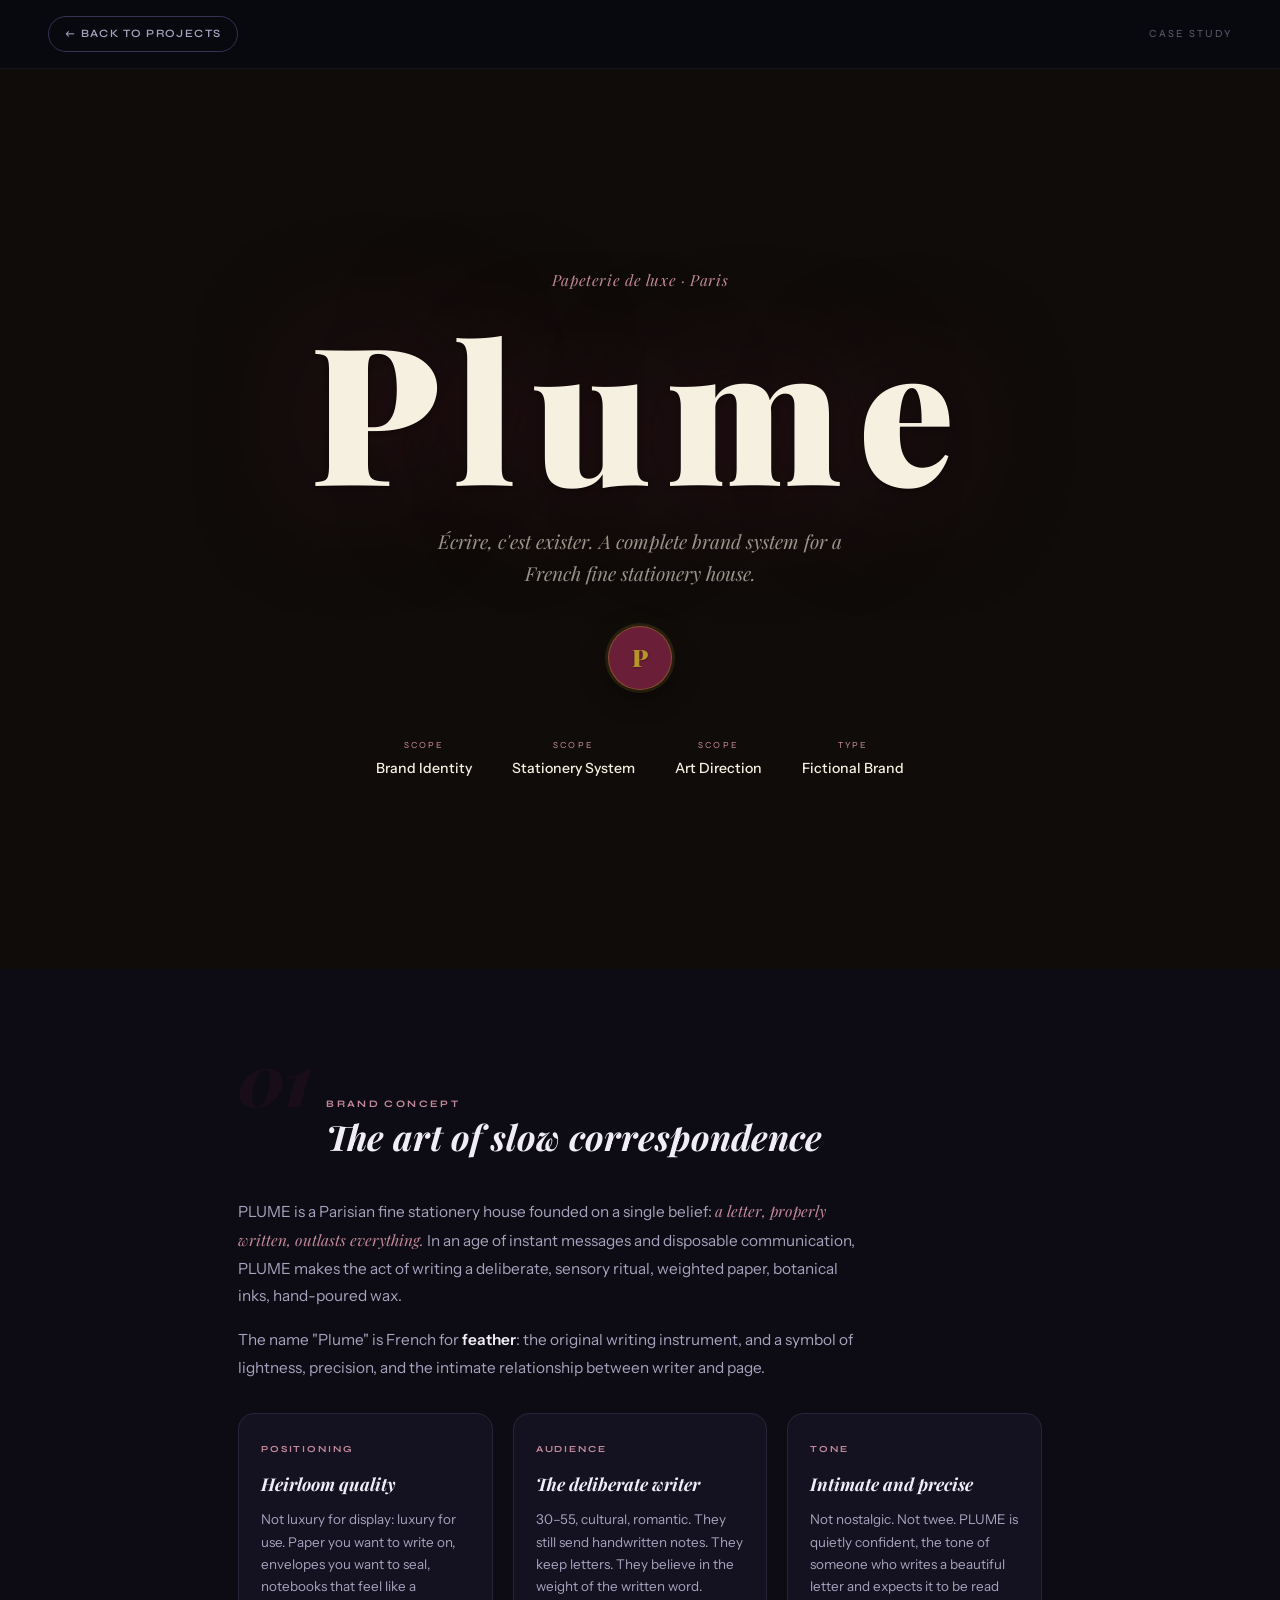
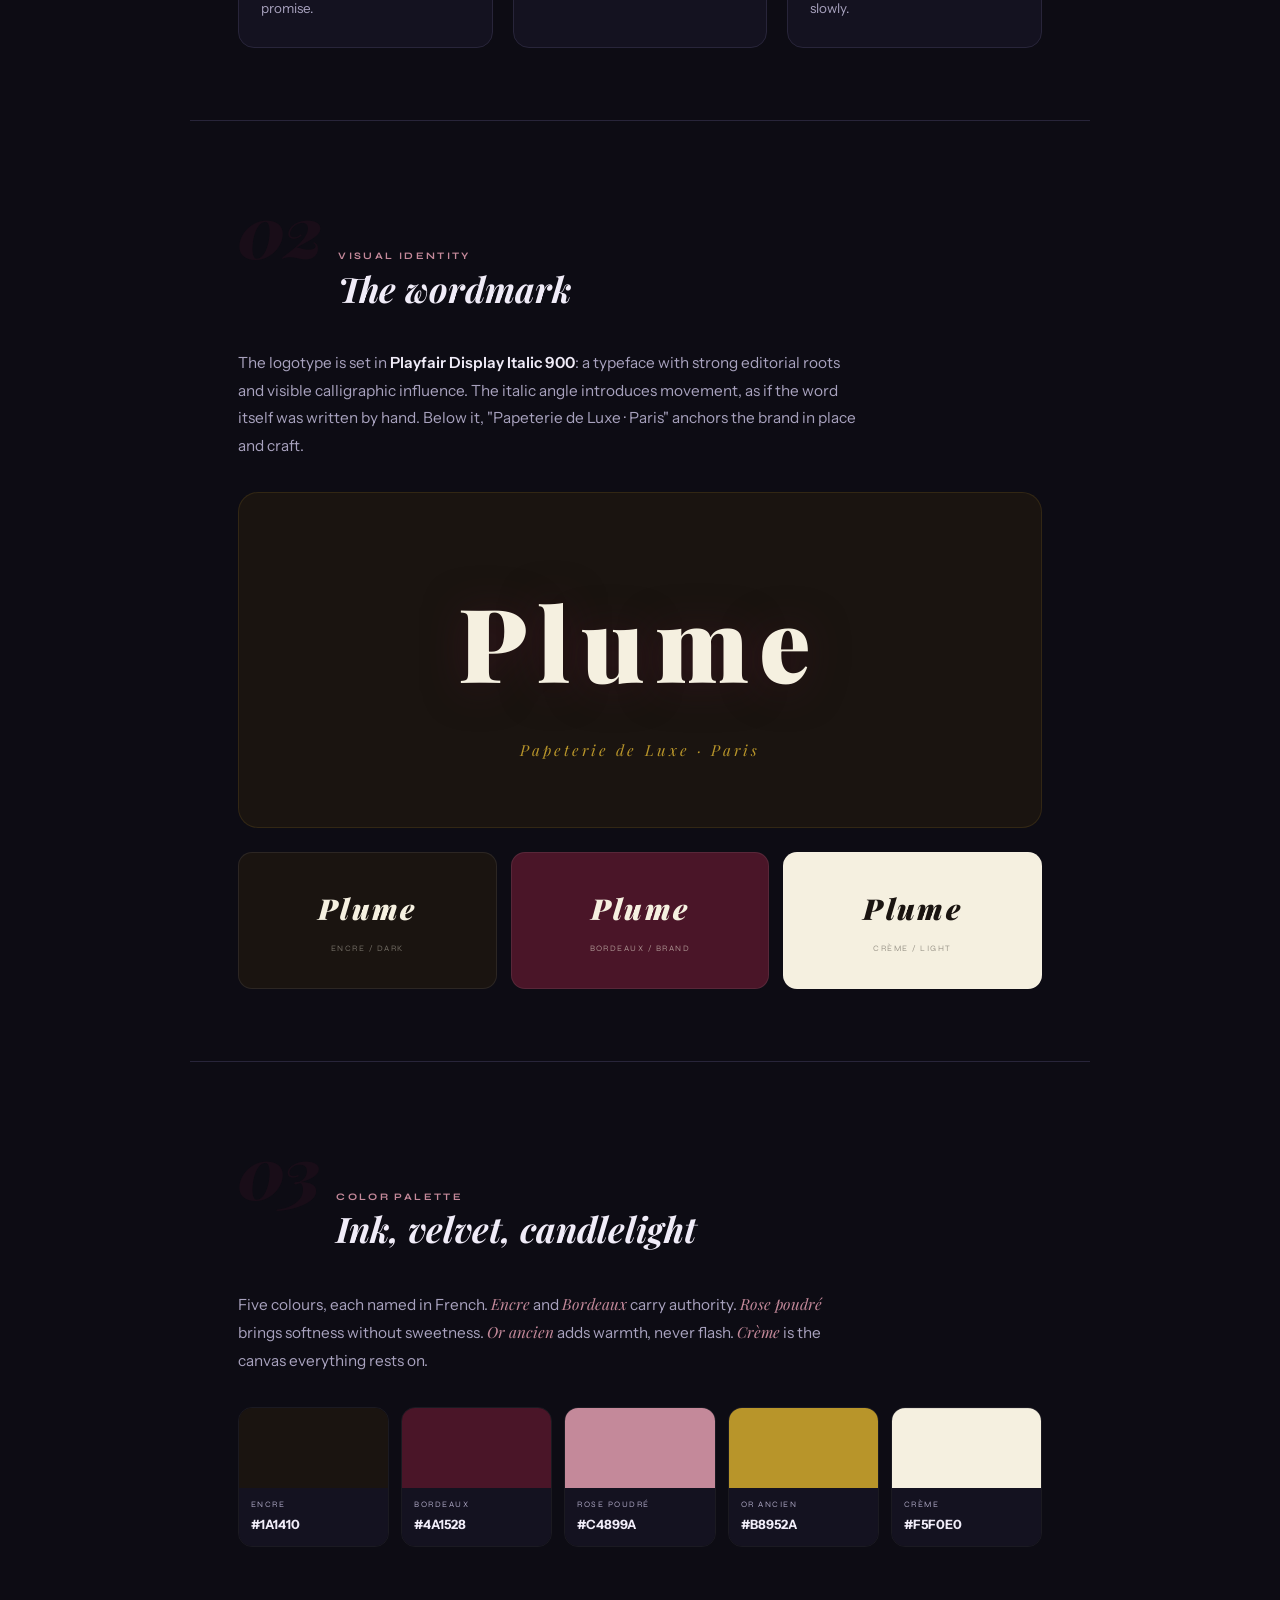
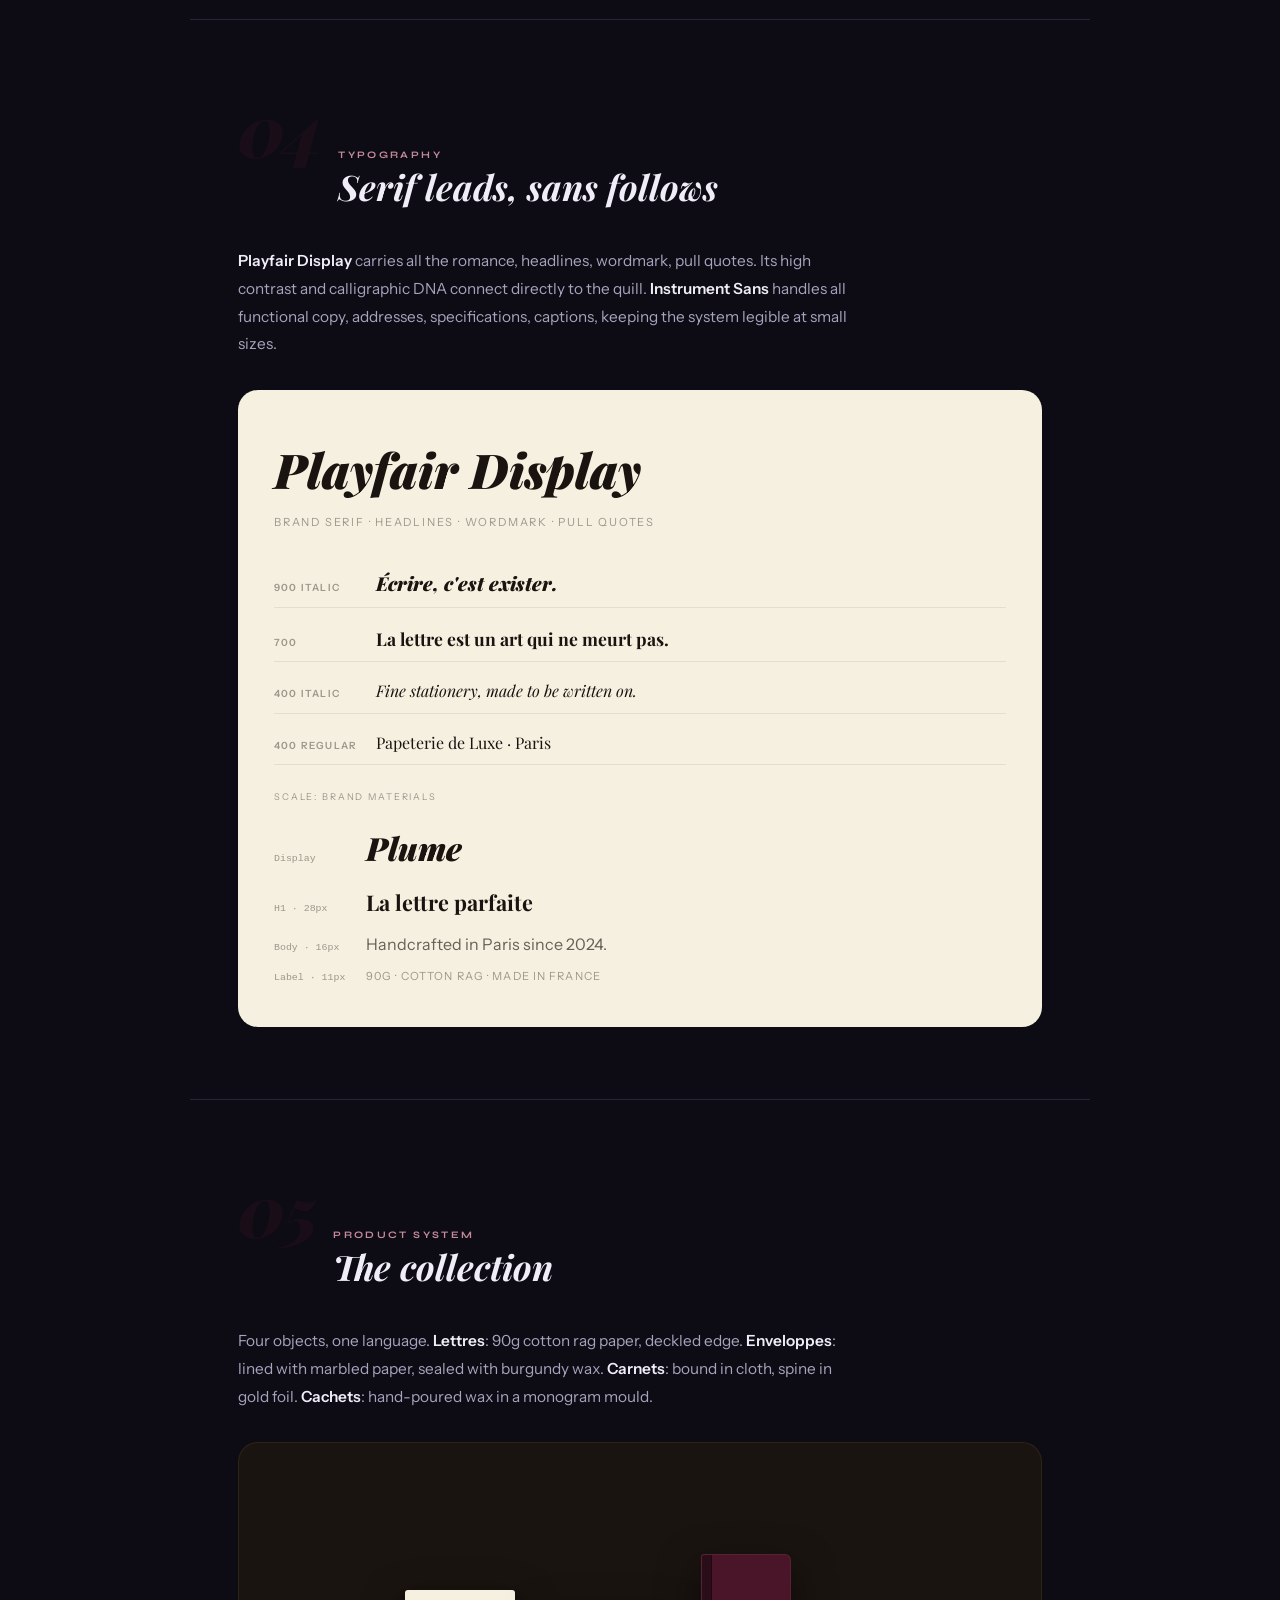
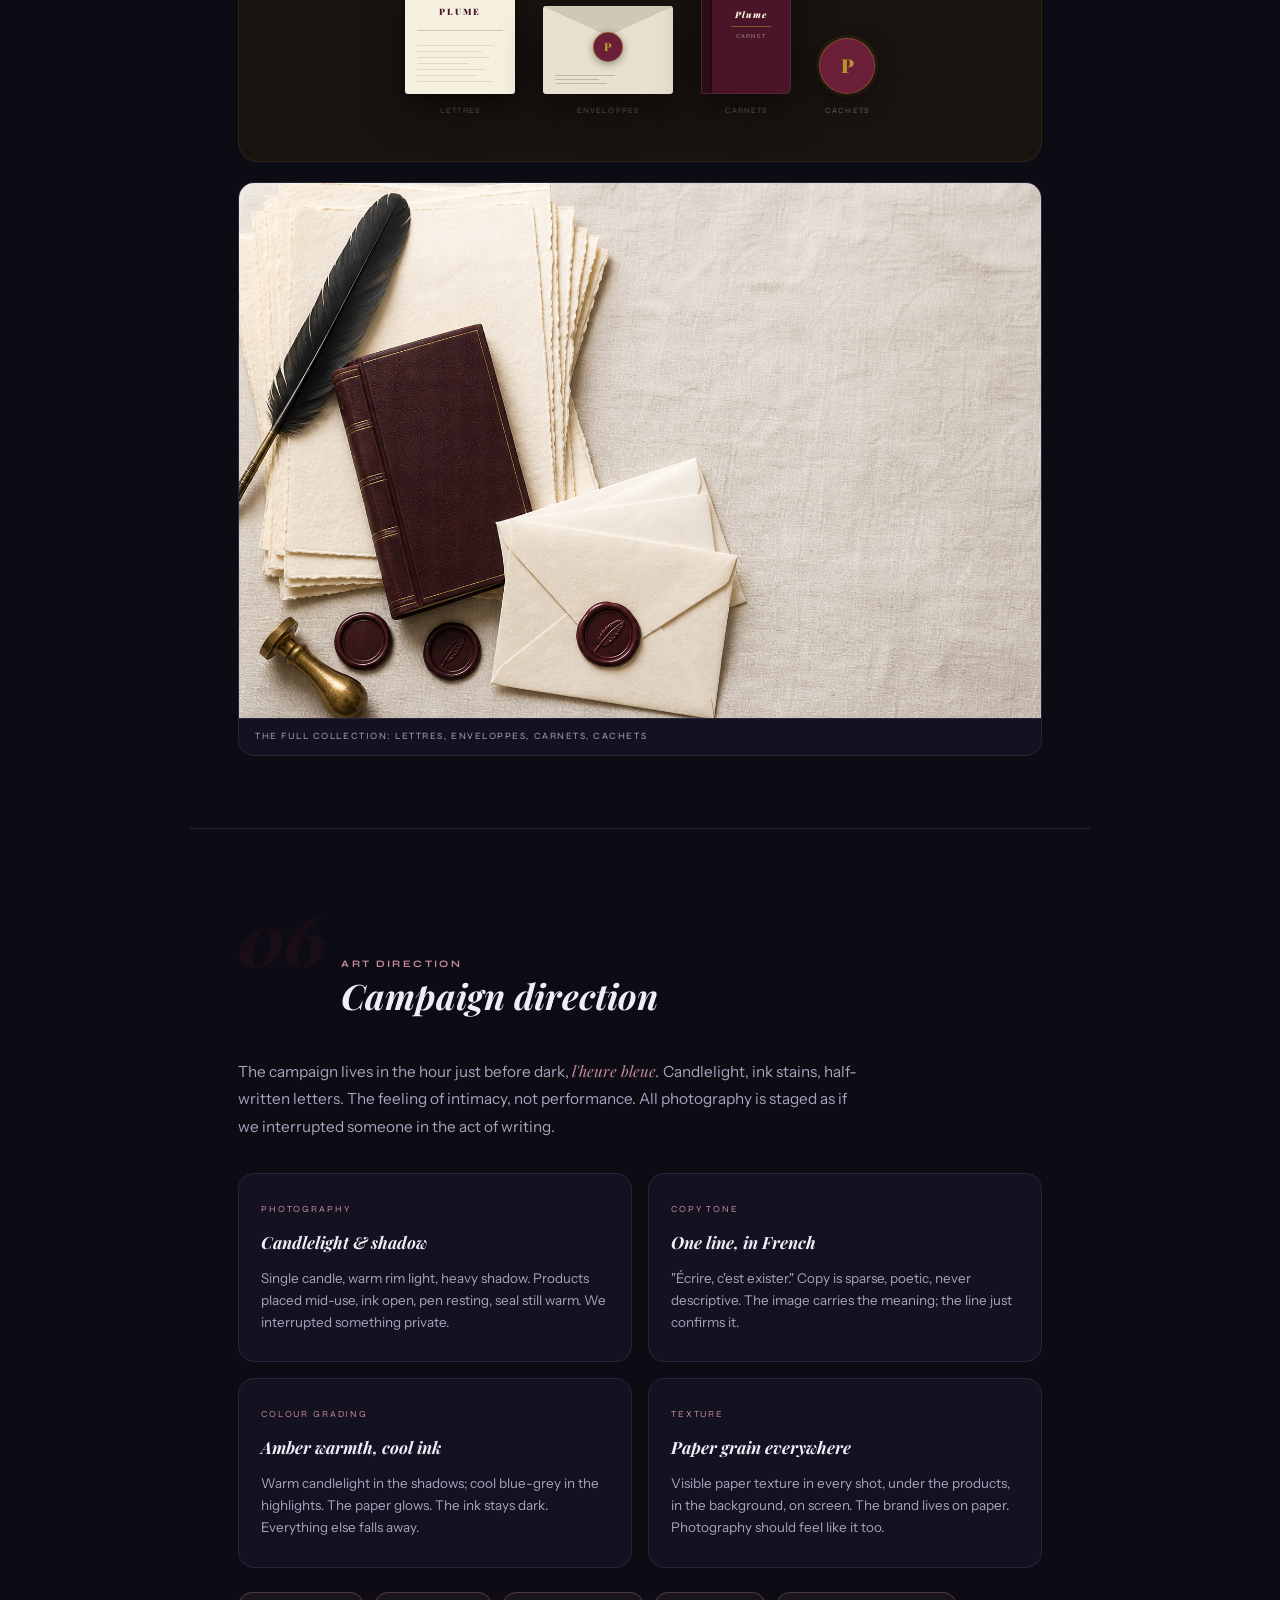
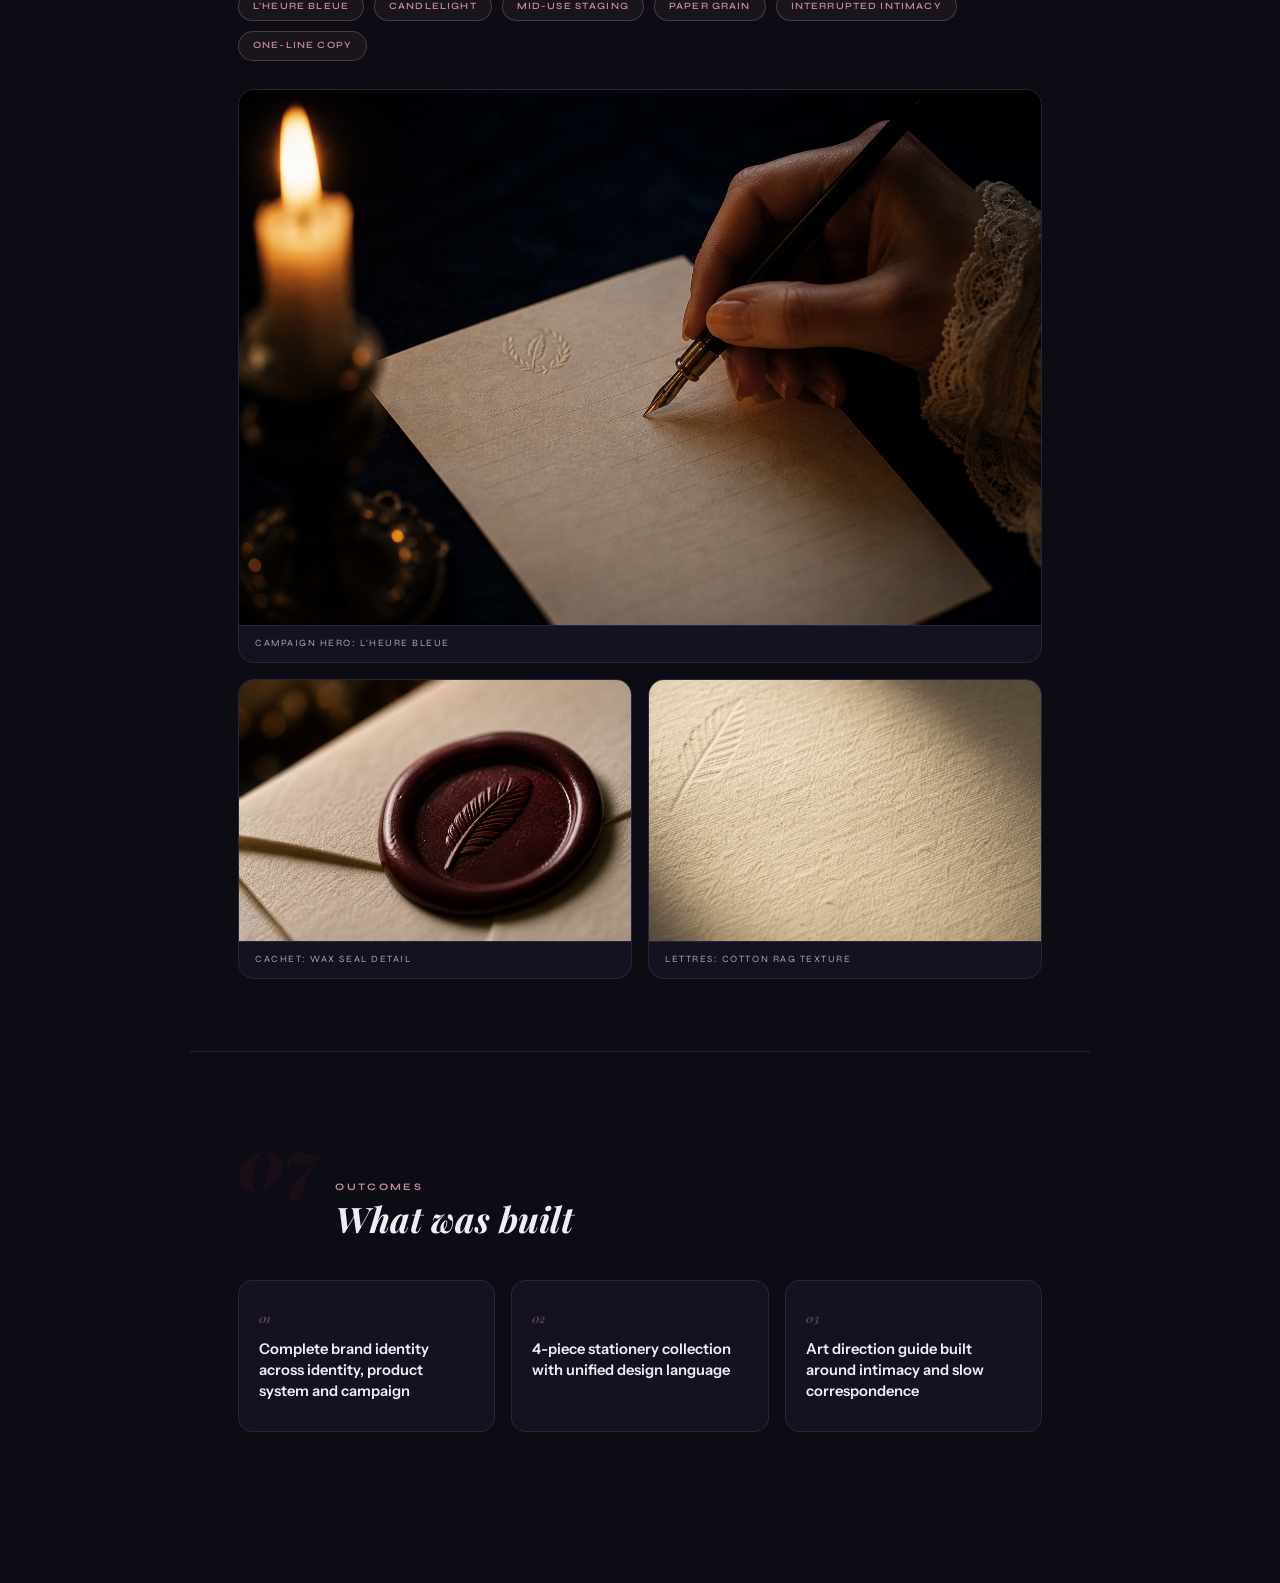
<file: plume-case-study.html>
<!DOCTYPE html>
<html lang="en">
<head>
  <meta charset="UTF-8" />
  <meta name="viewport" content="width=device-width, initial-scale=1.0" />
  <link rel="icon" href="favicon.svg" type="image/svg+xml" />
  <title>PLUME | Brand Identity & Stationery | Selinay Iblikci Yildirim</title>
  <style>html { overflow-x: hidden !important; }</style>
  <link href="https://fonts.googleapis.com/css2?family=Playfair+Display:ital,wght@0,400;0,600;0,700;0,900;1,400;1,700&family=Agdasima:wght@400;700&family=Instrument+Sans:wght@400;500;600;700&family=Syne:wght@400;500;600;700;800&display=swap" rel="stylesheet" />
  <style>
    :root {
      --bg: #0d0c14;
      --surface: #141220;
      --text: #f0ecf8;
      --text-muted: #a8a2be;
      --border: #28253a;
      --border-light: #363254;
      --body-font: 'Instrument Sans', sans-serif;
      --heading-font: 'Syne', sans-serif;
      --serif: 'Playfair Display', Georgia, serif;

      /* PLUME brand tokens */
      --plume-encre:    #1a1410;
      --plume-bordeaux: #4a1528;
      --plume-rose:     #c4899a;
      --plume-creme:    #f5f0e0;
      --plume-or:       #b8952a;
      --plume-parchemin:#e8e0d0;
      --plume-rouge:    #8b1a30;
    }

    *, *::before, *::after { box-sizing: border-box; margin: 0; padding: 0; }
    html { scroll-behavior: smooth; }
    body {
      background: var(--bg);
      color: var(--text);
      font-family: var(--body-font);
      line-height: 1.65;
      -webkit-font-smoothing: antialiased;
      padding: 0 0 80px;
    }
    img, svg { max-width: 100%; height: auto; display: block; }
    a { color: inherit; text-decoration: none; }
    ::selection { background: var(--plume-bordeaux); color: var(--plume-creme); }

    /* ── NAV ── */
    .case-nav {
      position: sticky; top: 0; z-index: 50;
      padding: 16px 48px;
      display: flex; align-items: center; justify-content: space-between;
      background: rgba(8,8,15,0.78);
      backdrop-filter: blur(20px);
      border-bottom: 1px solid rgba(255,255,255,0.05);
    }
    .case-back {
      display: inline-flex; align-items: center; gap: 8px;
      font-family: var(--heading-font);
      font-size: 0.7rem; font-weight: 600;
      letter-spacing: 0.12em; text-transform: uppercase;
      color: var(--text-muted);
      padding: 8px 16px; border-radius: 999px;
      border: 1px solid var(--border-light);
      transition: all 0.25s ease;
    }
    .case-back:hover { color: var(--text); border-color: var(--plume-rose); }
    .case-nav-label {
      font-family: var(--heading-font);
      font-size: 0.68rem; letter-spacing: 0.18em;
      text-transform: uppercase; color: var(--text-muted); opacity: 0.55;
    }

    /* ── HERO ── */
    .plume-hero {
      min-height: 100vh;
      display: flex; flex-direction: column;
      align-items: center; justify-content: center;
      text-align: center;
      padding: 80px 48px 72px;
      position: relative; overflow: hidden;
      background: #100c0a;
    }
    .plume-hero::before { display: none; }

    .plume-eyebrow {
      font-family: var(--serif);
      font-style: italic;
      font-size: clamp(0.85rem, 1.2vw, 1rem);
      color: var(--plume-rose);
      margin-bottom: 28px;
      position: relative; z-index: 1;
      letter-spacing: 0.04em;
    }
    .plume-wordmark {
      font-family: var(--serif);
      font-size: clamp(5rem, 15vw, 12rem);
      font-weight: 900;
      letter-spacing: 0.08em;
      color: var(--plume-creme);
      line-height: 0.9;
      position: relative; z-index: 1;
      text-shadow: 0 0 120px rgba(74,21,40,0.6), 0 2px 4px rgba(0,0,0,0.5);
    }
    .plume-tagline {
      margin-top: 32px;
      font-family: var(--serif);
      font-style: italic;
      font-size: clamp(1rem, 1.5vw, 1.25rem);
      color: rgba(245,240,224,0.6);
      max-width: 420px;
      line-height: 1.7;
      position: relative; z-index: 1;
    }

    /* wax seal decoration */
    .plume-seal {
      width: 64px; height: 64px;
      border-radius: 50%;
      background: #6a1e38;
      border: 1px solid rgba(184,149,42,0.4);
      box-shadow: 0 0 0 3px rgba(184,149,42,0.15), 0 8px 24px rgba(0,0,0,0.5);
      margin: 36px auto 0;
      position: relative; z-index: 1;
      display: flex; align-items: center; justify-content: center;
    }
    .plume-seal::after {
      content: "P";
      font-family: var(--serif); font-weight: 900;
      font-size: 1.5rem; color: var(--plume-or);
      text-shadow: 0 1px 2px rgba(0,0,0,0.4);
    }

    .plume-meta-row {
      display: flex; gap: 40px; margin-top: 48px;
      position: relative; z-index: 1;
      flex-wrap: wrap; justify-content: center;
    }
    .plume-meta-item { display: flex; flex-direction: column; gap: 4px; align-items: center; }
    .plume-meta-label {
      font-family: var(--heading-font);
      font-size: 0.58rem; letter-spacing: 0.22em;
      text-transform: uppercase; color: var(--plume-rose);
    }
    .plume-meta-val { font-size: 0.88rem; color: var(--plume-creme); font-weight: 500; }

    /* ── SECTIONS ── */
    .plume-section {
      max-width: 900px; margin: 0 auto;
      padding: 72px 48px;
      border-bottom: 1px solid var(--border);
    }
    .plume-section:last-of-type { border-bottom: none; }

    .sec-header {
      display: flex; align-items: baseline; gap: 16px; margin-bottom: 40px;
    }
    .sec-num {
      font-family: var(--serif);
      font-size: clamp(3rem, 6vw, 4.5rem);
      font-weight: 900; font-style: italic;
      color: rgba(74,21,40,0.2);
      line-height: 1; letter-spacing: -0.02em;
    }
    .sec-titles { display: flex; flex-direction: column; gap: 4px; }
    .sec-kicker {
      font-family: var(--heading-font);
      font-size: 0.62rem; font-weight: 700;
      letter-spacing: 0.24em; text-transform: uppercase;
      color: var(--plume-rose);
    }
    .sec-title {
      font-family: var(--serif);
      font-size: clamp(1.5rem, 3vw, 2.2rem);
      font-weight: 700; font-style: italic;
      line-height: 1.15;
    }

    .body-text {
      font-size: 0.96rem; color: var(--text-muted);
      max-width: 620px; line-height: 1.8;
    }
    .body-text + .body-text { margin-top: 16px; }
    .body-text strong { color: var(--text); font-weight: 600; }
    .body-text em { font-family: var(--serif); font-style: italic; color: var(--plume-rose); }

    /* ── STRATEGY ── */
    .strategy-grid {
      display: grid; grid-template-columns: repeat(3, 1fr);
      gap: 20px; margin-top: 32px;
    }
    .strategy-card {
      background: var(--surface); border: 1px solid var(--border);
      border-radius: 16px; padding: 28px 22px;
      transition: border-color 0.3s;
    }
    .strategy-card:hover { border-color: rgba(196,137,154,0.35); }
    .strategy-icon {
      font-family: var(--heading-font); font-size: 0.58rem;
      font-weight: 700; letter-spacing: 0.2em;
      text-transform: uppercase; color: var(--plume-rose); margin-bottom: 12px;
    }
    .strategy-card h4 {
      font-family: var(--serif); font-size: 1.1rem;
      font-weight: 700; font-style: italic; margin-bottom: 10px;
    }
    .strategy-card p { font-size: 0.84rem; color: var(--text-muted); line-height: 1.65; }

    /* ── LOGO ── */
    .logo-stage {
      margin-top: 32px;
      background: #1a1410;
      border: 1px solid rgba(184,149,42,0.15);
      border-radius: 20px;
      padding: 64px 48px;
      display: flex; align-items: center; justify-content: center;
      flex-direction: column; gap: 12px;
    }
    .plume-logo-text {
      font-family: var(--serif);
      font-size: clamp(3.5rem, 8vw, 6.5rem);
      font-weight: 900;
      color: var(--plume-creme);
      letter-spacing: 0.1em;
      text-shadow: 0 2px 40px rgba(74,21,40,0.5);
    }
    .plume-logo-sub {
      font-family: var(--serif);
      font-style: italic;
      font-size: clamp(0.75rem, 1.2vw, 0.95rem);
      letter-spacing: 0.2em;
      color: var(--plume-or);
    }

    .logo-var-grid {
      display: grid; grid-template-columns: repeat(3, 1fr);
      gap: 14px; margin-top: 24px;
    }
    .logo-var-cell {
      border-radius: 14px; border: 1px solid rgba(255,255,255,0.08);
      padding: 32px 16px;
      display: flex; flex-direction: column; align-items: center; gap: 10px;
    }
    .logo-var-cell--dark  { background: var(--plume-encre); }
    .logo-var-cell--rouge { background: var(--plume-bordeaux); }
    .logo-var-cell--cream { background: var(--plume-creme); }

    .lv-mark {
      font-family: var(--serif); font-weight: 900;
      font-size: 1.8rem; letter-spacing: 0.08em;
    }
    .logo-var-cell--dark .lv-mark  { color: var(--plume-creme); }
    .logo-var-cell--rouge .lv-mark { color: var(--plume-creme); }
    .logo-var-cell--cream .lv-mark { color: var(--plume-encre); }

    .lv-label {
      font-family: var(--heading-font); font-size: 0.52rem;
      letter-spacing: 0.18em; text-transform: uppercase;
    }
    .logo-var-cell--dark .lv-label  { color: rgba(245,240,224,0.4); }
    .logo-var-cell--rouge .lv-label { color: rgba(245,240,224,0.55); }
    .logo-var-cell--cream .lv-label { color: rgba(26,20,16,0.4); }

    /* ── COLOUR ── */
    .colour-grid {
      display: grid; grid-template-columns: repeat(5, 1fr);
      gap: 12px; margin-top: 32px;
    }
    .colour-swatch { border-radius: 14px; overflow: hidden; border: 1px solid rgba(255,255,255,0.06); }
    .colour-swatch__block { height: 80px; }
    .colour-swatch__meta { padding: 10px 12px; background: var(--surface); font-size: 0.72rem; }
    .colour-swatch__name {
      font-family: var(--heading-font); font-size: 0.52rem;
      letter-spacing: 0.18em; text-transform: uppercase;
      color: var(--text-muted); margin-bottom: 3px;
    }
    .colour-swatch__hex { font-weight: 700; font-size: 0.8rem; }

    /* ── TYPOGRAPHY ── */
    .type-board {
      margin-top: 32px;
      background: var(--plume-creme);
      border-radius: 20px;
      padding: 40px 36px;
      color: var(--plume-encre);
    }
    .type-board-name {
      font-family: var(--serif);
      font-size: clamp(2rem, 4vw, 3rem);
      font-weight: 900; font-style: italic;
      margin-bottom: 4px; color: var(--plume-encre);
    }
    .type-board-sub {
      font-size: 0.7rem; letter-spacing: 0.16em; text-transform: uppercase;
      color: rgba(26,20,16,0.4); margin-bottom: 28px;
    }
    .type-weights { display: grid; gap: 8px; }
    .type-w {
      display: grid; grid-template-columns: 90px 1fr;
      gap: 12px; align-items: baseline;
      padding: 8px 0; border-bottom: 1px solid rgba(26,20,16,0.08);
    }
    .type-w span:first-child {
      font-size: 0.62rem; letter-spacing: 0.12em;
      text-transform: uppercase; color: rgba(26,20,16,0.4); font-weight: 600;
    }
    .type-scale { margin-top: 24px; display: grid; gap: 10px; }
    .type-scale-row {
      display: grid; grid-template-columns: 80px 1fr;
      gap: 12px; align-items: baseline;
    }
    .type-scale-row code { font-size: 0.62rem; color: rgba(26,20,16,0.4); }

    /* ── STATIONERY SYSTEM ── */
    .stationery-stage {
      margin-top: 32px;
      background: #1a1410;
      border: 1px solid rgba(184,149,42,0.12);
      border-radius: 20px;
      padding: 52px 40px 44px;
      display: flex;
      align-items: flex-end; justify-content: center;
      gap: 28px; min-height: 320px;
      position: relative; overflow: hidden;
    }

    /* Letter / paper sheet */
    .css-paper {
      width: 110px; flex-shrink: 0;
      background: var(--plume-creme);
      border-radius: 3px;
      box-shadow: 0 16px 40px rgba(0,0,0,0.55), 0 2px 6px rgba(0,0,0,0.3);
      padding: 14px 12px 12px;
      display: flex; flex-direction: column; gap: 6px;
      position: relative; z-index: 2;
    }
    .css-paper__header {
      font-family: var(--serif); font-weight: 900;
      font-size: 0.55rem; letter-spacing: 0.22em;
      text-transform: uppercase; color: var(--plume-bordeaux);
      text-align: center; margin-bottom: 4px;
    }
    .css-paper__rule {
      height: 1px; background: rgba(74,21,40,0.2); margin: 2px 0;
    }
    .css-paper__line {
      height: 1px; background: rgba(26,20,16,0.1); border-radius: 1px;
    }
    .css-paper__lines { display: flex; flex-direction: column; gap: 5px; margin-top: 6px; }

    /* Envelope */
    .css-envelope {
      width: 130px; flex-shrink: 0;
      position: relative; z-index: 2;
      align-self: center;
    }
    .css-envelope__body {
      background: var(--plume-parchemin);
      border-radius: 3px;
      height: 88px;
      box-shadow: 0 16px 40px rgba(0,0,0,0.55);
      position: relative; overflow: hidden;
    }
    .css-envelope__flap {
      position: absolute; top: 0; left: 0; right: 0;
      height: 44px;
      background: #cfc8b4;
      clip-path: polygon(0 0, 100% 0, 50% 68%);
    }
    .css-envelope__seal {
      position: absolute; top: 26px; left: 50%; transform: translateX(-50%);
      width: 30px; height: 30px; border-radius: 50%;
      background: #6a1e38;
      border: 1px solid rgba(184,149,42,0.5);
      box-shadow: 0 2px 8px rgba(0,0,0,0.4);
      display: flex; align-items: center; justify-content: center;
      z-index: 1;
    }
    .css-envelope__seal span {
      font-family: var(--serif); font-weight: 900;
      font-size: 0.7rem; color: var(--plume-or);
    }
    .css-envelope__address {
      position: absolute; bottom: 10px; left: 12px;
      display: flex; flex-direction: column; gap: 3px;
    }
    .css-envelope__address span {
      display: block; height: 1px;
      background: rgba(26,20,16,0.2); border-radius: 1px;
    }
    .css-envelope__address span:nth-child(1) { width: 60px; }
    .css-envelope__address span:nth-child(2) { width: 44px; }
    .css-envelope__address span:nth-child(3) { width: 52px; }

    /* Notebook */
    .css-notebook {
      width: 90px; flex-shrink: 0;
      position: relative; z-index: 2;
      align-self: flex-end;
    }
    .css-notebook__body {
      background: var(--plume-bordeaux);
      border-radius: 3px 6px 6px 3px;
      height: 140px;
      box-shadow: 0 16px 40px rgba(0,0,0,0.55);
      position: relative; overflow: hidden;
      border: 1px solid rgba(255,255,255,0.06);
    }
    .css-notebook__spine {
      position: absolute; top: 0; left: 0; bottom: 0;
      width: 10px;
      background: #2a0d18;
      border-right: 1px solid rgba(0,0,0,0.3);
    }
    .css-notebook__cover {
      position: absolute; inset: 0; left: 10px;
      display: flex; flex-direction: column;
      align-items: center; justify-content: center; gap: 4px;
      padding: 12px 8px;
    }
    .css-notebook__title {
      font-family: var(--serif); font-weight: 900; font-style: italic;
      font-size: 0.55rem; letter-spacing: 0.14em;
      color: var(--plume-creme); text-align: center;
    }
    .css-notebook__rule {
      width: 40px; height: 1px;
      background: rgba(184,149,42,0.5);
    }
    .css-notebook__sub {
      font-family: var(--heading-font); font-size: 0.38rem;
      letter-spacing: 0.2em; text-transform: uppercase;
      color: rgba(245,240,224,0.5); text-align: center;
    }

    /* Wax seal disc */
    .css-wax {
      width: 56px; height: 56px; flex-shrink: 0;
      border-radius: 50%;
      background: #6a1e38;
      border: 1px solid rgba(184,149,42,0.35);
      box-shadow: 0 8px 24px rgba(0,0,0,0.5), 0 0 0 3px rgba(184,149,42,0.1);
      display: flex; align-items: center; justify-content: center;
      align-self: center; position: relative; z-index: 2;
    }
    .css-wax span {
      font-family: var(--serif); font-weight: 900;
      font-size: 1.2rem; color: var(--plume-or);
    }

    .item-label {
      font-family: var(--heading-font); font-size: 0.5rem;
      letter-spacing: 0.14em; text-transform: uppercase;
      color: rgba(245,240,224,0.35);
      text-align: center; margin-top: 10px;
    }
    .stationery-item { display: flex; flex-direction: column; align-items: center; position: relative; z-index: 2; }

    /* ── IMAGES ── */
    .plume-img-wrap {
      border-radius: 16px; overflow: hidden;
      border: 1px solid var(--border);
      background: var(--surface);
    }
    .plume-img {
      width: 100%; height: auto; display: block;
      transition: transform 0.6s ease;
    }
    .plume-img-wrap:hover .plume-img { transform: scale(1.02); }
    .plume-img-caption {
      padding: 10px 16px;
      font-family: var(--heading-font); font-size: 0.6rem;
      letter-spacing: 0.16em; text-transform: uppercase;
      color: var(--text-muted);
      border-top: 1px solid var(--border);
    }
    .plume-img-two-col {
      display: grid; grid-template-columns: 1fr 1fr; gap: 16px;
    }

    /* ── CAMPAIGN ── */
    .campaign-grid {
      display: grid; grid-template-columns: 1fr 1fr;
      gap: 16px; margin-top: 32px;
    }
    .campaign-card {
      border-radius: 16px; border: 1px solid var(--border);
      background: var(--surface); padding: 28px 22px;
      transition: border-color 0.3s;
    }
    .campaign-card:hover { border-color: rgba(196,137,154,0.3); }
    .campaign-card__tag {
      font-family: var(--heading-font); font-size: 0.58rem;
      letter-spacing: 0.2em; text-transform: uppercase;
      color: var(--plume-rose); margin-bottom: 12px;
    }
    .campaign-card h4 {
      font-family: var(--serif); font-size: 1.05rem;
      font-weight: 700; font-style: italic; margin-bottom: 10px;
    }
    .campaign-card p { font-size: 0.84rem; color: var(--text-muted); line-height: 1.65; }

    .mood-strip { display: flex; gap: 10px; margin-top: 24px; flex-wrap: wrap; }
    .mood-tag {
      font-family: var(--heading-font); font-size: 0.6rem;
      font-weight: 600; letter-spacing: 0.12em; text-transform: uppercase;
      padding: 6px 14px; border-radius: 999px;
      border: 1px solid rgba(196,137,154,0.3);
      background: rgba(196,137,154,0.07);
      color: var(--plume-rose);
    }

    /* ── RESULTS ── */
    .results-grid {
      display: grid; grid-template-columns: repeat(3, 1fr);
      gap: 16px; margin-top: 32px;
    }
    .result-card {
      border-radius: 14px; padding: 28px 20px;
      background: var(--surface);
      border: 1px solid var(--border);
    }
    .result-num {
      font-family: var(--serif); font-size: 0.75rem;
      font-weight: 700; font-style: italic;
      color: rgba(196,137,154,0.4); margin-bottom: 10px;
    }
    .result-text { font-size: 0.92rem; font-weight: 600; line-height: 1.45; }

    /* ── RESPONSIVE ── */
    @media (max-width: 768px) {
      .case-nav { padding: 14px 24px; }
      .plume-hero { padding: 60px 24px 52px; }
      .plume-meta-row { gap: 24px; }
      .plume-section { padding: 52px 24px; }
      .strategy-grid { grid-template-columns: 1fr; }
      .logo-var-grid { grid-template-columns: 1fr; }
      .colour-grid { grid-template-columns: repeat(2, 1fr); }
      .campaign-grid { grid-template-columns: 1fr; }
      .results-grid { grid-template-columns: 1fr; }
      .plume-img-two-col { grid-template-columns: 1fr; }
      .type-w { grid-template-columns: 72px 1fr; }
      .stationery-stage { gap: 18px; padding: 40px 20px 36px; flex-wrap: wrap; justify-content: center; }
      .css-paper { width: 90px; }
      .css-envelope { width: 110px; }
      .css-notebook { width: 78px; }
    }
  </style>
</head>
<body>

  <nav class="case-nav">
    <a href="index.html" class="case-back">← Back to projects</a>
    <span class="case-nav-label">Case Study</span>
  </nav>

  <!-- HERO -->
  <section class="plume-hero">
    <p class="plume-eyebrow">Papeterie de luxe · Paris</p>
    <h1 class="plume-wordmark">Plume</h1>
    <p class="plume-tagline">Écrire, c'est exister. A complete brand system for a French fine stationery house.</p>
    <div class="plume-seal" aria-hidden="true"></div>
    <div class="plume-meta-row">
      <div class="plume-meta-item">
        <span class="plume-meta-label">Scope</span>
        <span class="plume-meta-val">Brand Identity</span>
      </div>
      <div class="plume-meta-item">
        <span class="plume-meta-label">Scope</span>
        <span class="plume-meta-val">Stationery System</span>
      </div>
      <div class="plume-meta-item">
        <span class="plume-meta-label">Scope</span>
        <span class="plume-meta-val">Art Direction</span>
      </div>
      <div class="plume-meta-item">
        <span class="plume-meta-label">Type</span>
        <span class="plume-meta-val">Fictional Brand</span>
      </div>
    </div>
  </section>

  <!-- 01. CONCEPT -->
  <section class="plume-section">
    <div class="sec-header">
      <div class="sec-num">01</div>
      <div class="sec-titles">
        <div class="sec-kicker">Brand Concept</div>
        <h2 class="sec-title">The art of slow correspondence</h2>
      </div>
    </div>
    <p class="body-text">
      PLUME is a Parisian fine stationery house founded on a single belief: <em>a letter, properly written, outlasts everything.</em> In an age of instant messages and disposable communication, PLUME makes the act of writing a deliberate, sensory ritual, weighted paper, botanical inks, hand-poured wax.
    </p>
    <p class="body-text">
      The name "Plume" is French for <strong>feather</strong>: the original writing instrument, and a symbol of lightness, precision, and the intimate relationship between writer and page.
    </p>
    <div class="strategy-grid">
      <div class="strategy-card">
        <div class="strategy-icon">Positioning</div>
        <h4>Heirloom quality</h4>
        <p>Not luxury for display: luxury for use. Paper you want to write on, envelopes you want to seal, notebooks that feel like a promise.</p>
      </div>
      <div class="strategy-card">
        <div class="strategy-icon">Audience</div>
        <h4>The deliberate writer</h4>
        <p>30–55, cultural, romantic. They still send handwritten notes. They keep letters. They believe in the weight of the written word.</p>
      </div>
      <div class="strategy-card">
        <div class="strategy-icon">Tone</div>
        <h4>Intimate and precise</h4>
        <p>Not nostalgic. Not twee. PLUME is quietly confident, the tone of someone who writes a beautiful letter and expects it to be read slowly.</p>
      </div>
    </div>
  </section>

  <!-- 02. LOGO -->
  <section class="plume-section">
    <div class="sec-header">
      <div class="sec-num">02</div>
      <div class="sec-titles">
        <div class="sec-kicker">Visual Identity</div>
        <h2 class="sec-title">The wordmark</h2>
      </div>
    </div>
    <p class="body-text">
      The logotype is set in <strong>Playfair Display Italic 900</strong>: a typeface with strong editorial roots and visible calligraphic influence. The italic angle introduces movement, as if the word itself was written by hand. Below it, "Papeterie de Luxe · Paris" anchors the brand in place and craft.
    </p>
    <div class="logo-stage">
      <div class="plume-logo-text">Plume</div>
      <div class="plume-logo-sub">Papeterie de Luxe · Paris</div>
    </div>
    <div class="logo-var-grid" style="margin-top:24px;">
      <div class="logo-var-cell logo-var-cell--dark">
        <div class="lv-mark" style="font-style:italic;">Plume</div>
        <div class="lv-label">Encre / Dark</div>
      </div>
      <div class="logo-var-cell logo-var-cell--rouge">
        <div class="lv-mark" style="font-style:italic;">Plume</div>
        <div class="lv-label">Bordeaux / Brand</div>
      </div>
      <div class="logo-var-cell logo-var-cell--cream">
        <div class="lv-mark" style="font-style:italic;color:var(--plume-encre)">Plume</div>
        <div class="lv-label">Crème / Light</div>
      </div>
    </div>
  </section>

  <!-- 03. COLOUR -->
  <section class="plume-section">
    <div class="sec-header">
      <div class="sec-num">03</div>
      <div class="sec-titles">
        <div class="sec-kicker">Color Palette</div>
        <h2 class="sec-title">Ink, velvet, candlelight</h2>
      </div>
    </div>
    <p class="body-text">
      Five colours, each named in French. <em>Encre</em> and <em>Bordeaux</em> carry authority. <em>Rose poudré</em> brings softness without sweetness. <em>Or ancien</em> adds warmth, never flash. <em>Crème</em> is the canvas everything rests on.
    </p>
    <div class="colour-grid">
      <div class="colour-swatch">
        <div class="colour-swatch__block" style="background:#1a1410;"></div>
        <div class="colour-swatch__meta">
          <div class="colour-swatch__name">Encre</div>
          <div class="colour-swatch__hex">#1A1410</div>
        </div>
      </div>
      <div class="colour-swatch">
        <div class="colour-swatch__block" style="background:#4a1528;"></div>
        <div class="colour-swatch__meta">
          <div class="colour-swatch__name">Bordeaux</div>
          <div class="colour-swatch__hex">#4A1528</div>
        </div>
      </div>
      <div class="colour-swatch">
        <div class="colour-swatch__block" style="background:#c4899a;"></div>
        <div class="colour-swatch__meta">
          <div class="colour-swatch__name">Rose poudré</div>
          <div class="colour-swatch__hex">#C4899A</div>
        </div>
      </div>
      <div class="colour-swatch">
        <div class="colour-swatch__block" style="background:#b8952a;"></div>
        <div class="colour-swatch__meta">
          <div class="colour-swatch__name">Or ancien</div>
          <div class="colour-swatch__hex">#B8952A</div>
        </div>
      </div>
      <div class="colour-swatch">
        <div class="colour-swatch__block" style="background:#f5f0e0; border-top:1px solid rgba(0,0,0,0.08);"></div>
        <div class="colour-swatch__meta">
          <div class="colour-swatch__name">Crème</div>
          <div class="colour-swatch__hex">#F5F0E0</div>
        </div>
      </div>
    </div>
  </section>

  <!-- 04. TYPOGRAPHY -->
  <section class="plume-section">
    <div class="sec-header">
      <div class="sec-num">04</div>
      <div class="sec-titles">
        <div class="sec-kicker">Typography</div>
        <h2 class="sec-title">Serif leads, sans follows</h2>
      </div>
    </div>
    <p class="body-text">
      <strong>Playfair Display</strong> carries all the romance, headlines, wordmark, pull quotes. Its high contrast and calligraphic DNA connect directly to the quill. <strong>Instrument Sans</strong> handles all functional copy, addresses, specifications, captions, keeping the system legible at small sizes.
    </p>
    <div class="type-board">
      <div class="type-board-name">Playfair Display</div>
      <div class="type-board-sub">Brand serif · Headlines · Wordmark · Pull quotes</div>
      <div class="type-weights">
        <div class="type-w">
          <span>900 Italic</span>
          <span style="font-family:'Playfair Display',serif;font-weight:900;font-style:italic;font-size:1.2rem;">Écrire, c'est exister.</span>
        </div>
        <div class="type-w">
          <span>700</span>
          <span style="font-family:'Playfair Display',serif;font-weight:700;font-size:1.1rem;">La lettre est un art qui ne meurt pas.</span>
        </div>
        <div class="type-w">
          <span>400 Italic</span>
          <span style="font-family:'Playfair Display',serif;font-style:italic;">Fine stationery, made to be written on.</span>
        </div>
        <div class="type-w">
          <span>400 Regular</span>
          <span style="font-family:'Playfair Display',serif;">Papeterie de Luxe · Paris</span>
        </div>
      </div>
      <div class="type-scale" style="margin-top:24px;">
        <div style="font-family:'Instrument Sans',sans-serif;font-size:0.58rem;letter-spacing:0.2em;text-transform:uppercase;color:rgba(26,20,16,0.4);margin-bottom:8px;">Scale: brand materials</div>
        <div class="type-scale-row">
          <code>Display</code>
          <span style="font-family:'Playfair Display',serif;font-weight:900;font-style:italic;font-size:2rem;color:var(--plume-encre)">Plume</span>
        </div>
        <div class="type-scale-row">
          <code>H1 · 28px</code>
          <span style="font-family:'Playfair Display',serif;font-weight:700;font-size:1.35rem;color:var(--plume-encre)">La lettre parfaite</span>
        </div>
        <div class="type-scale-row">
          <code>Body · 16px</code>
          <span style="font-family:'Instrument Sans',sans-serif;font-size:1rem;color:rgba(26,20,16,0.65)">Handcrafted in Paris since 2024.</span>
        </div>
        <div class="type-scale-row">
          <code>Label · 11px</code>
          <span style="font-family:'Instrument Sans',sans-serif;font-size:0.7rem;letter-spacing:0.1em;text-transform:uppercase;color:rgba(26,20,16,0.4)">90g · Cotton rag · Made in France</span>
        </div>
      </div>
    </div>
  </section>

  <!-- 05. STATIONERY SYSTEM -->
  <section class="plume-section">
    <div class="sec-header">
      <div class="sec-num">05</div>
      <div class="sec-titles">
        <div class="sec-kicker">Product System</div>
        <h2 class="sec-title">The collection</h2>
      </div>
    </div>
    <p class="body-text">
      Four objects, one language. <strong>Lettres</strong>: 90g cotton rag paper, deckled edge. <strong>Enveloppes</strong>: lined with marbled paper, sealed with burgundy wax. <strong>Carnets</strong>: bound in cloth, spine in gold foil. <strong>Cachets</strong>: hand-poured wax in a monogram mould.
    </p>

    <div class="stationery-stage" aria-label="PLUME product collection">
      <div class="stationery-item">
        <div class="css-paper">
          <div class="css-paper__header">Plume</div>
          <div class="css-paper__rule"></div>
          <div class="css-paper__lines">
            <div class="css-paper__line" style="width:90%"></div>
            <div class="css-paper__line" style="width:75%"></div>
            <div class="css-paper__line" style="width:85%"></div>
            <div class="css-paper__line" style="width:60%"></div>
            <div class="css-paper__line" style="width:80%"></div>
            <div class="css-paper__line" style="width:70%"></div>
            <div class="css-paper__line" style="width:88%"></div>
          </div>
        </div>
        <div class="item-label">Lettres</div>
      </div>
      <div class="stationery-item">
        <div class="css-envelope">
          <div class="css-envelope__body">
            <div class="css-envelope__flap"></div>
            <div class="css-envelope__seal"><span>P</span></div>
            <div class="css-envelope__address">
              <span></span><span></span><span></span>
            </div>
          </div>
        </div>
        <div class="item-label">Enveloppes</div>
      </div>
      <div class="stationery-item">
        <div class="css-notebook">
          <div class="css-notebook__body">
            <div class="css-notebook__spine"></div>
            <div class="css-notebook__cover">
              <div class="css-notebook__title">Plume</div>
              <div class="css-notebook__rule"></div>
              <div class="css-notebook__sub">Carnet</div>
            </div>
          </div>
        </div>
        <div class="item-label">Carnets</div>
      </div>
      <div class="stationery-item">
        <div class="css-wax"><span>P</span></div>
        <div class="item-label">Cachets</div>
      </div>
    </div>

    <div class="plume-img-wrap" style="margin-top:20px;">
      <img src="plume-flatlay.jpg" alt="PLUME stationery collection flat-lay" class="plume-img" loading="lazy">
      <div class="plume-img-caption">The full collection: Lettres, Enveloppes, Carnets, Cachets</div>
    </div>
  </section>

  <!-- 06. CAMPAIGN -->
  <section class="plume-section">
    <div class="sec-header">
      <div class="sec-num">06</div>
      <div class="sec-titles">
        <div class="sec-kicker">Art Direction</div>
        <h2 class="sec-title">Campaign direction</h2>
      </div>
    </div>
    <p class="body-text">
      The campaign lives in the hour just before dark, <em>l'heure bleue.</em> Candlelight, ink stains, half-written letters. The feeling of intimacy, not performance. All photography is staged as if we interrupted someone in the act of writing.
    </p>
    <div class="campaign-grid">
      <div class="campaign-card">
        <div class="campaign-card__tag">Photography</div>
        <h4>Candlelight & shadow</h4>
        <p>Single candle, warm rim light, heavy shadow. Products placed mid-use, ink open, pen resting, seal still warm. We interrupted something private.</p>
      </div>
      <div class="campaign-card">
        <div class="campaign-card__tag">Copy tone</div>
        <h4>One line, in French</h4>
        <p>"Écrire, c'est exister." Copy is sparse, poetic, never descriptive. The image carries the meaning; the line just confirms it.</p>
      </div>
      <div class="campaign-card">
        <div class="campaign-card__tag">Colour grading</div>
        <h4>Amber warmth, cool ink</h4>
        <p>Warm candlelight in the shadows; cool blue-grey in the highlights. The paper glows. The ink stays dark. Everything else falls away.</p>
      </div>
      <div class="campaign-card">
        <div class="campaign-card__tag">Texture</div>
        <h4>Paper grain everywhere</h4>
        <p>Visible paper texture in every shot, under the products, in the background, on screen. The brand lives on paper. Photography should feel like it too.</p>
      </div>
    </div>
    <div class="mood-strip">
      <span class="mood-tag">L'heure bleue</span>
      <span class="mood-tag">Candlelight</span>
      <span class="mood-tag">Mid-use staging</span>
      <span class="mood-tag">Paper grain</span>
      <span class="mood-tag">Interrupted intimacy</span>
      <span class="mood-tag">One-line copy</span>
    </div>

    <div class="plume-img-wrap" style="margin-top:28px;">
      <img src="plume-hero.jpg" alt="PLUME campaign hero: letter being written by candlelight" class="plume-img" loading="lazy">
      <div class="plume-img-caption">Campaign hero: l'heure bleue</div>
    </div>

    <div class="plume-img-two-col" style="margin-top:16px;">
      <div class="plume-img-wrap">
        <img src="plume-wax.jpg" alt="PLUME wax seal being pressed" class="plume-img" loading="lazy">
        <div class="plume-img-caption">Cachet: wax seal detail</div>
      </div>
      <div class="plume-img-wrap">
        <img src="plume-paper.jpg" alt="PLUME paper texture close-up" class="plume-img" loading="lazy">
        <div class="plume-img-caption">Lettres: cotton rag texture</div>
      </div>
    </div>
  </section>

  <!-- 07. RESULTS -->
  <section class="plume-section">
    <div class="sec-header">
      <div class="sec-num">07</div>
      <div class="sec-titles">
        <div class="sec-kicker">Outcomes</div>
        <h2 class="sec-title">What was built</h2>
      </div>
    </div>
    <div class="results-grid">
      <div class="result-card">
        <div class="result-num">01</div>
        <div class="result-text">Complete brand identity across identity, product system and campaign</div>
      </div>
      <div class="result-card">
        <div class="result-num">02</div>
        <div class="result-text">4-piece stationery collection with unified design language</div>
      </div>
      <div class="result-card">
        <div class="result-num">03</div>
        <div class="result-text">Art direction guide built around intimacy and slow correspondence</div>
      </div>
    </div>
  </section>

</body>
</html>
</file>
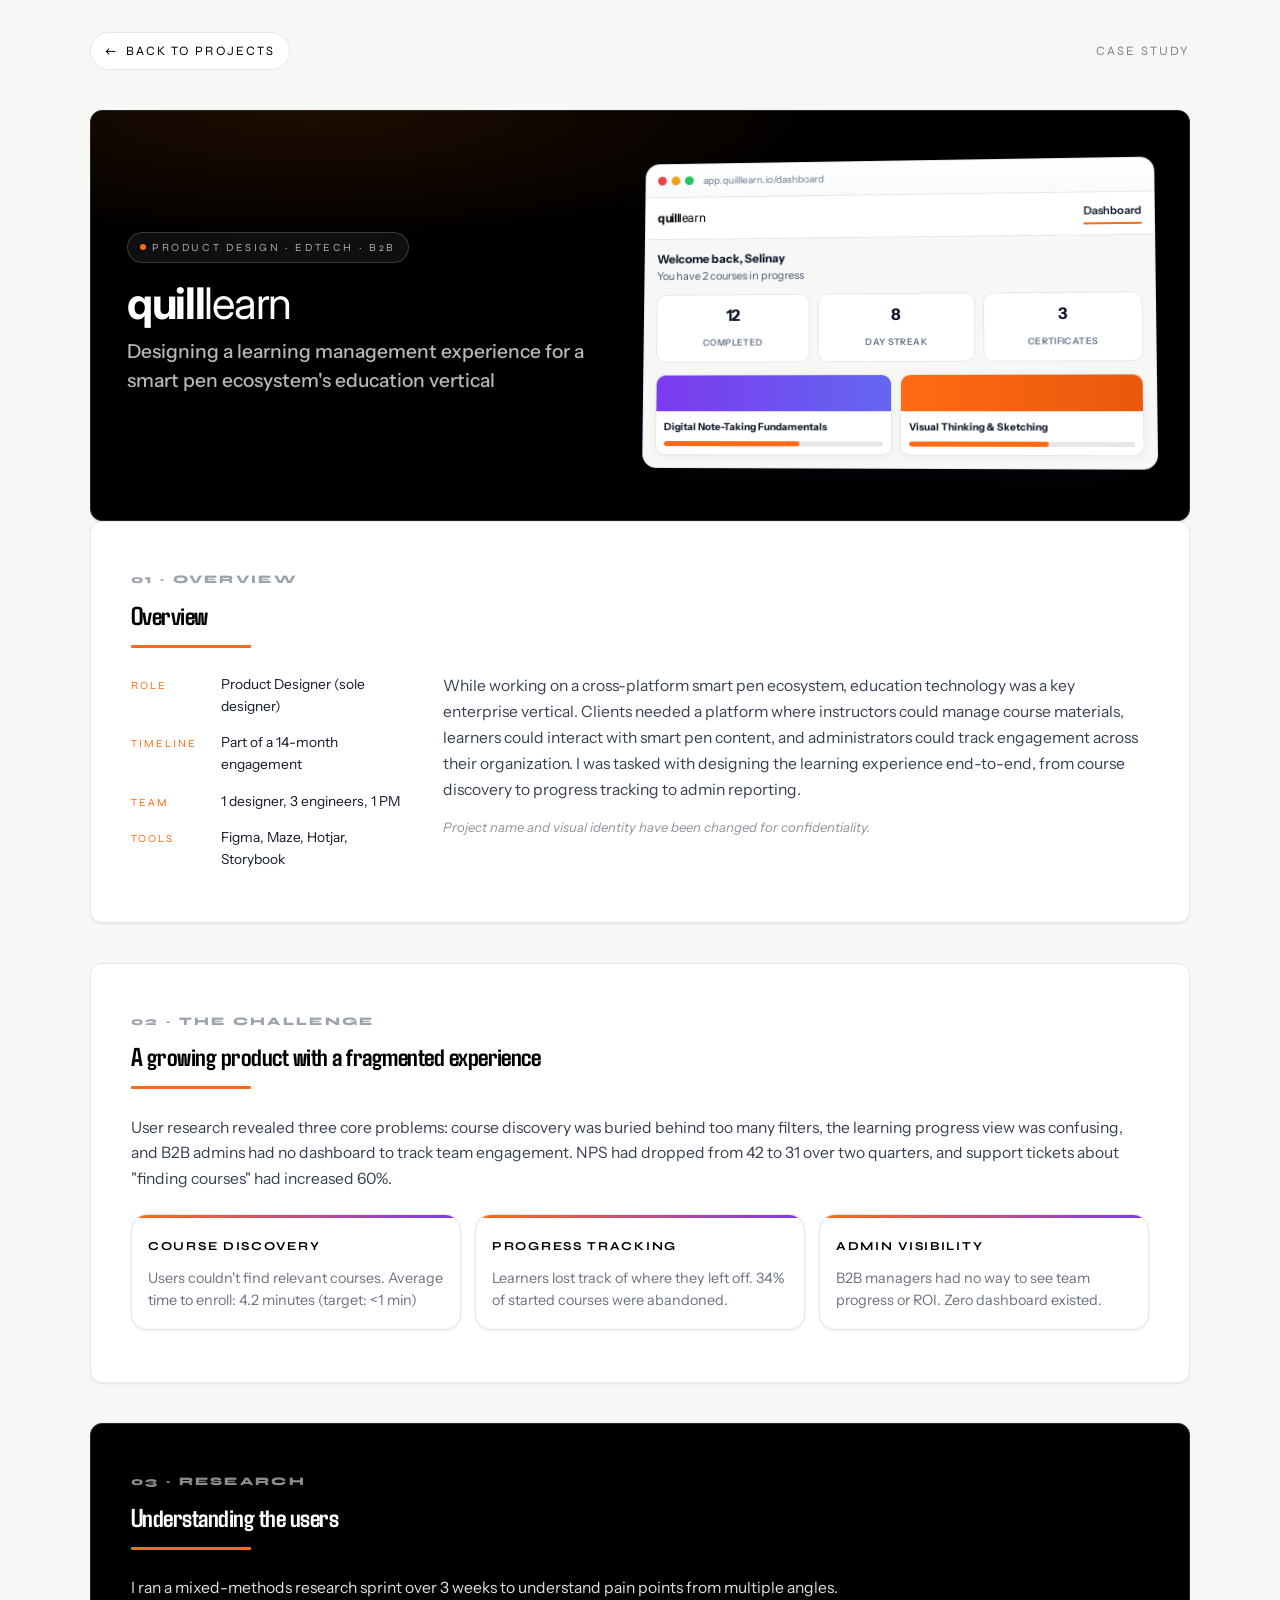
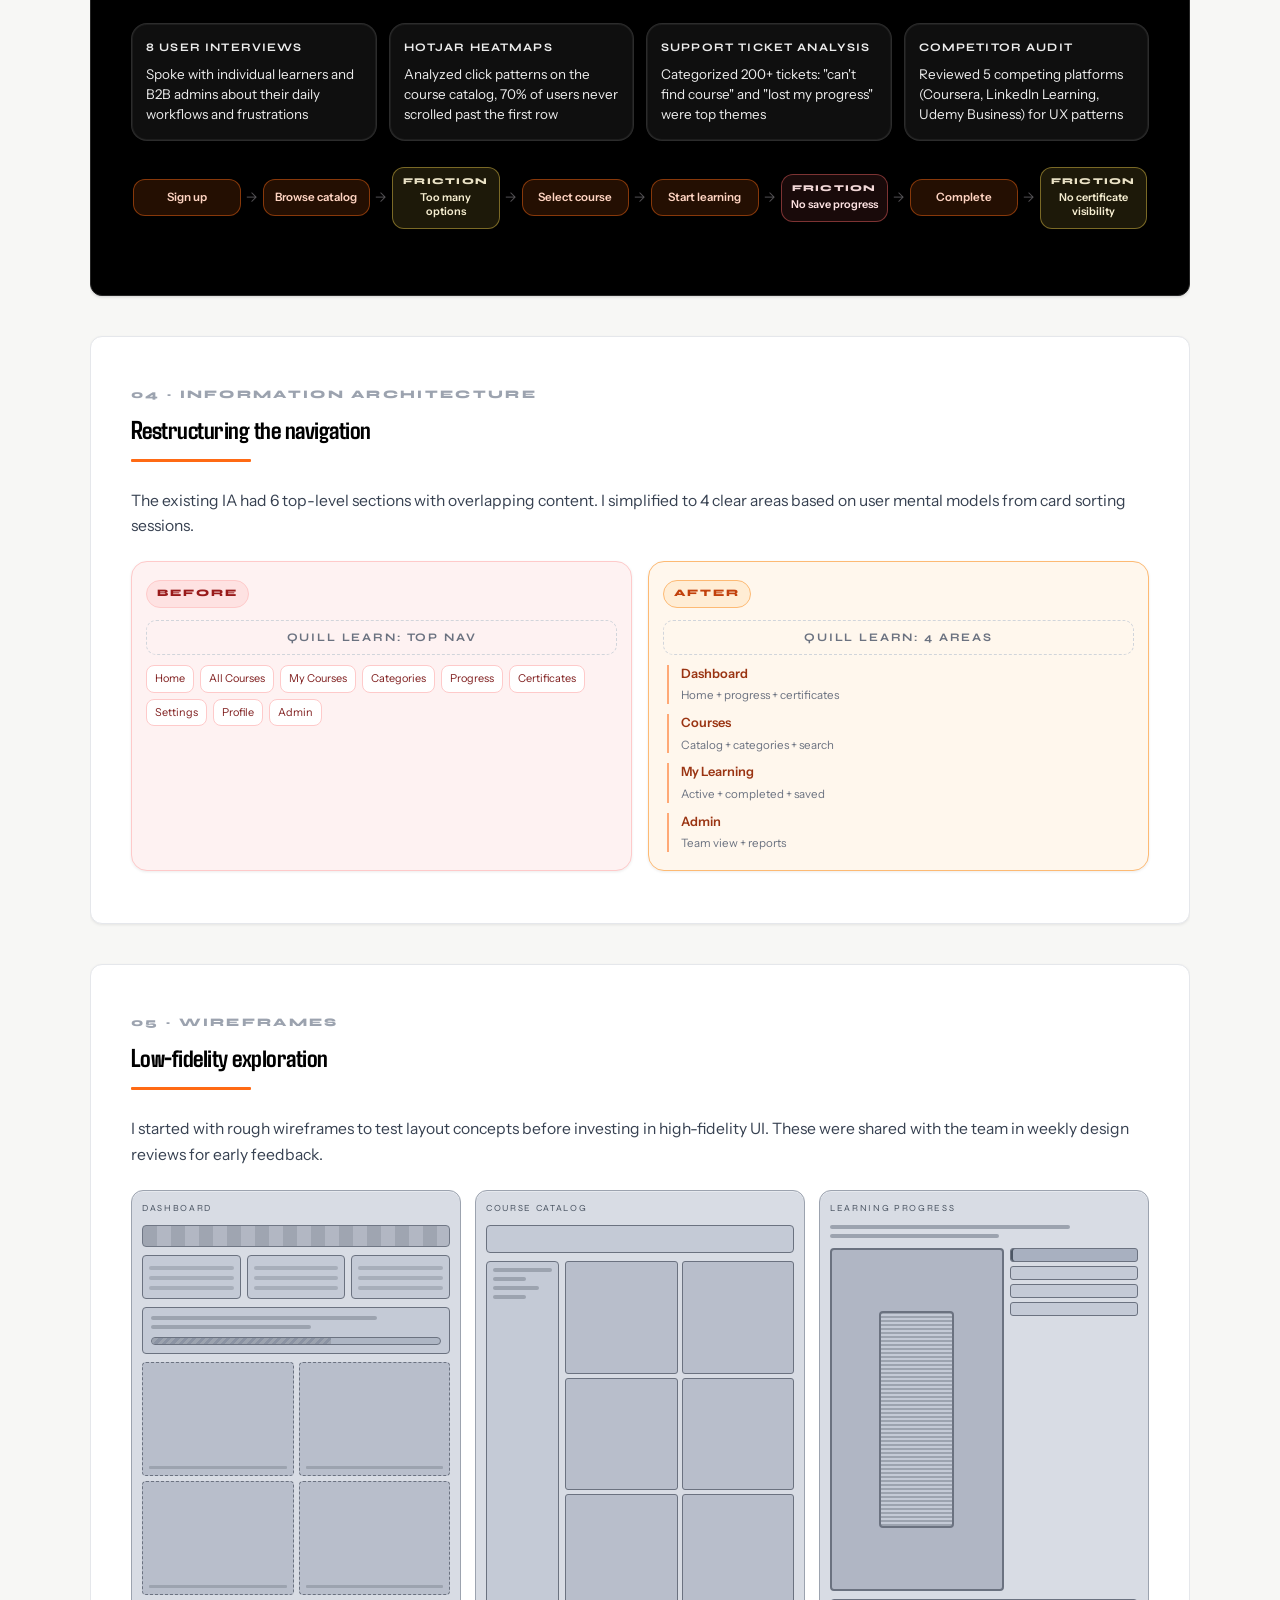
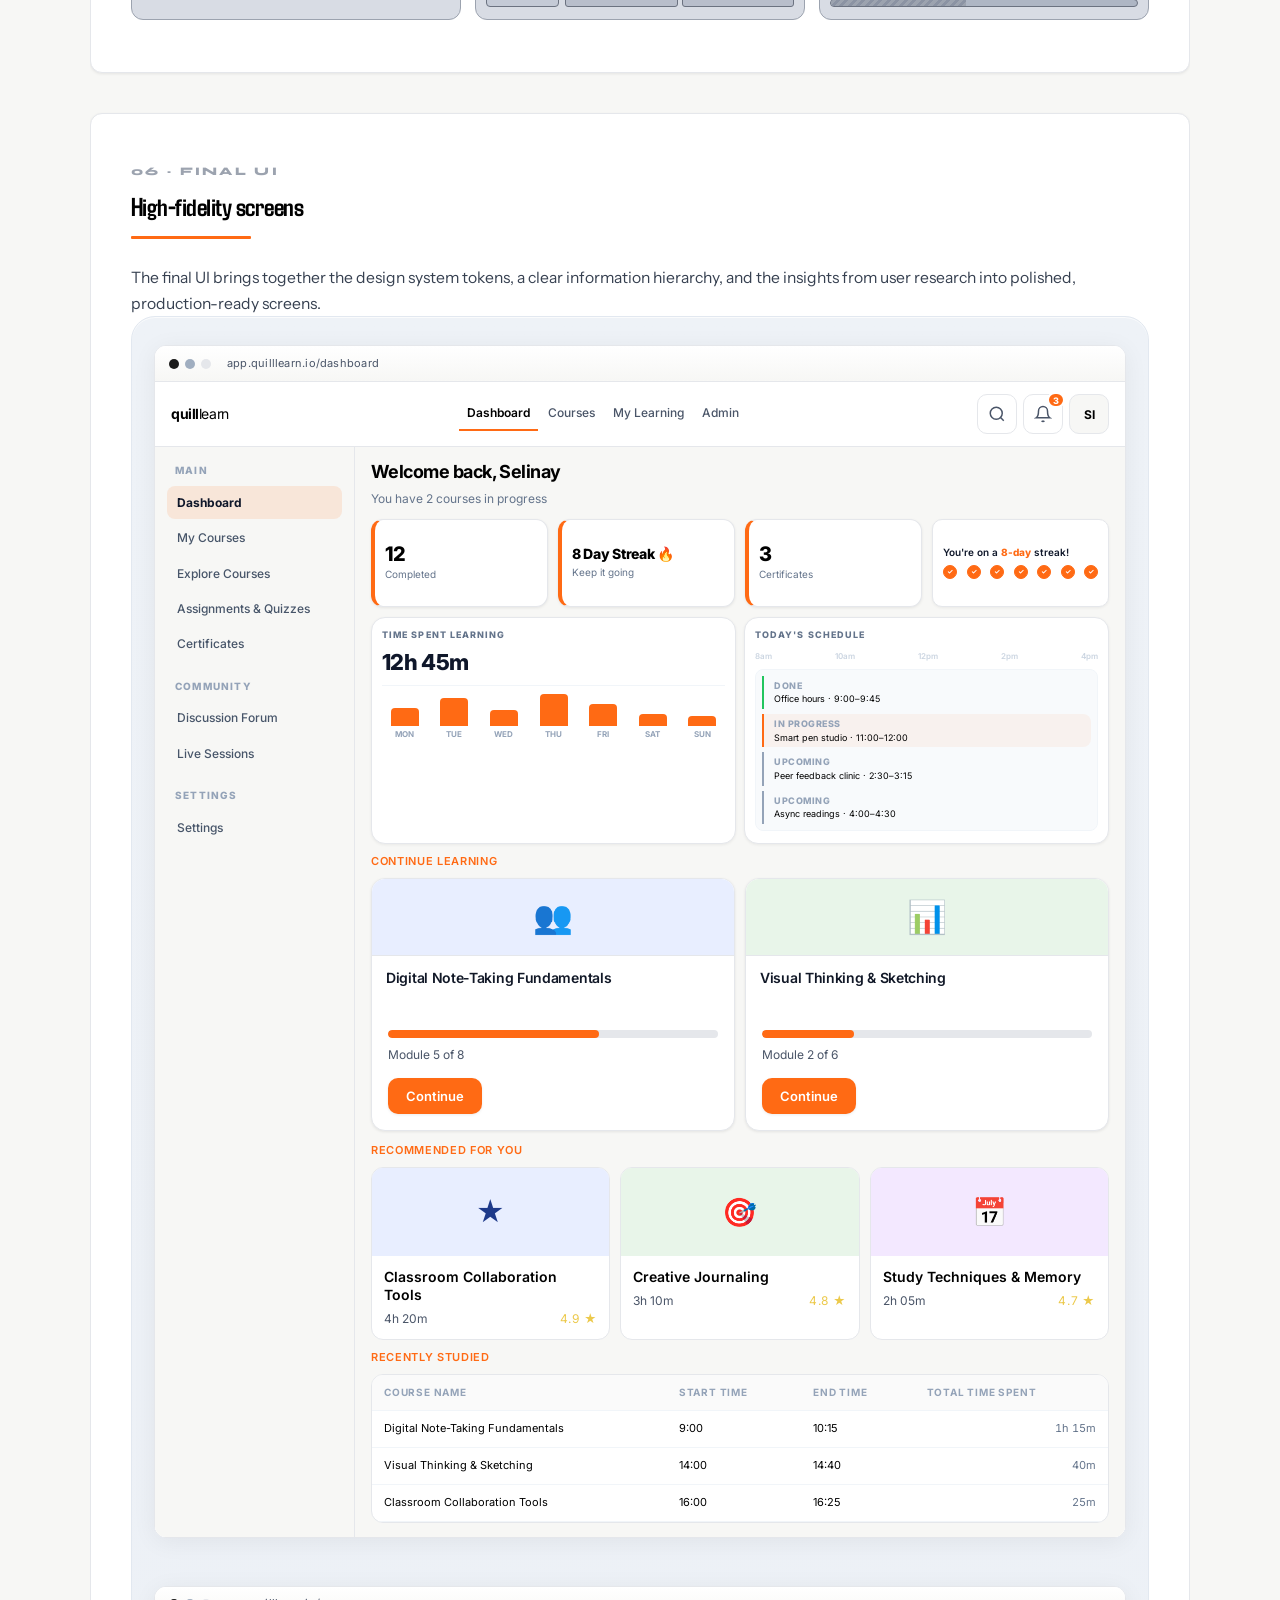
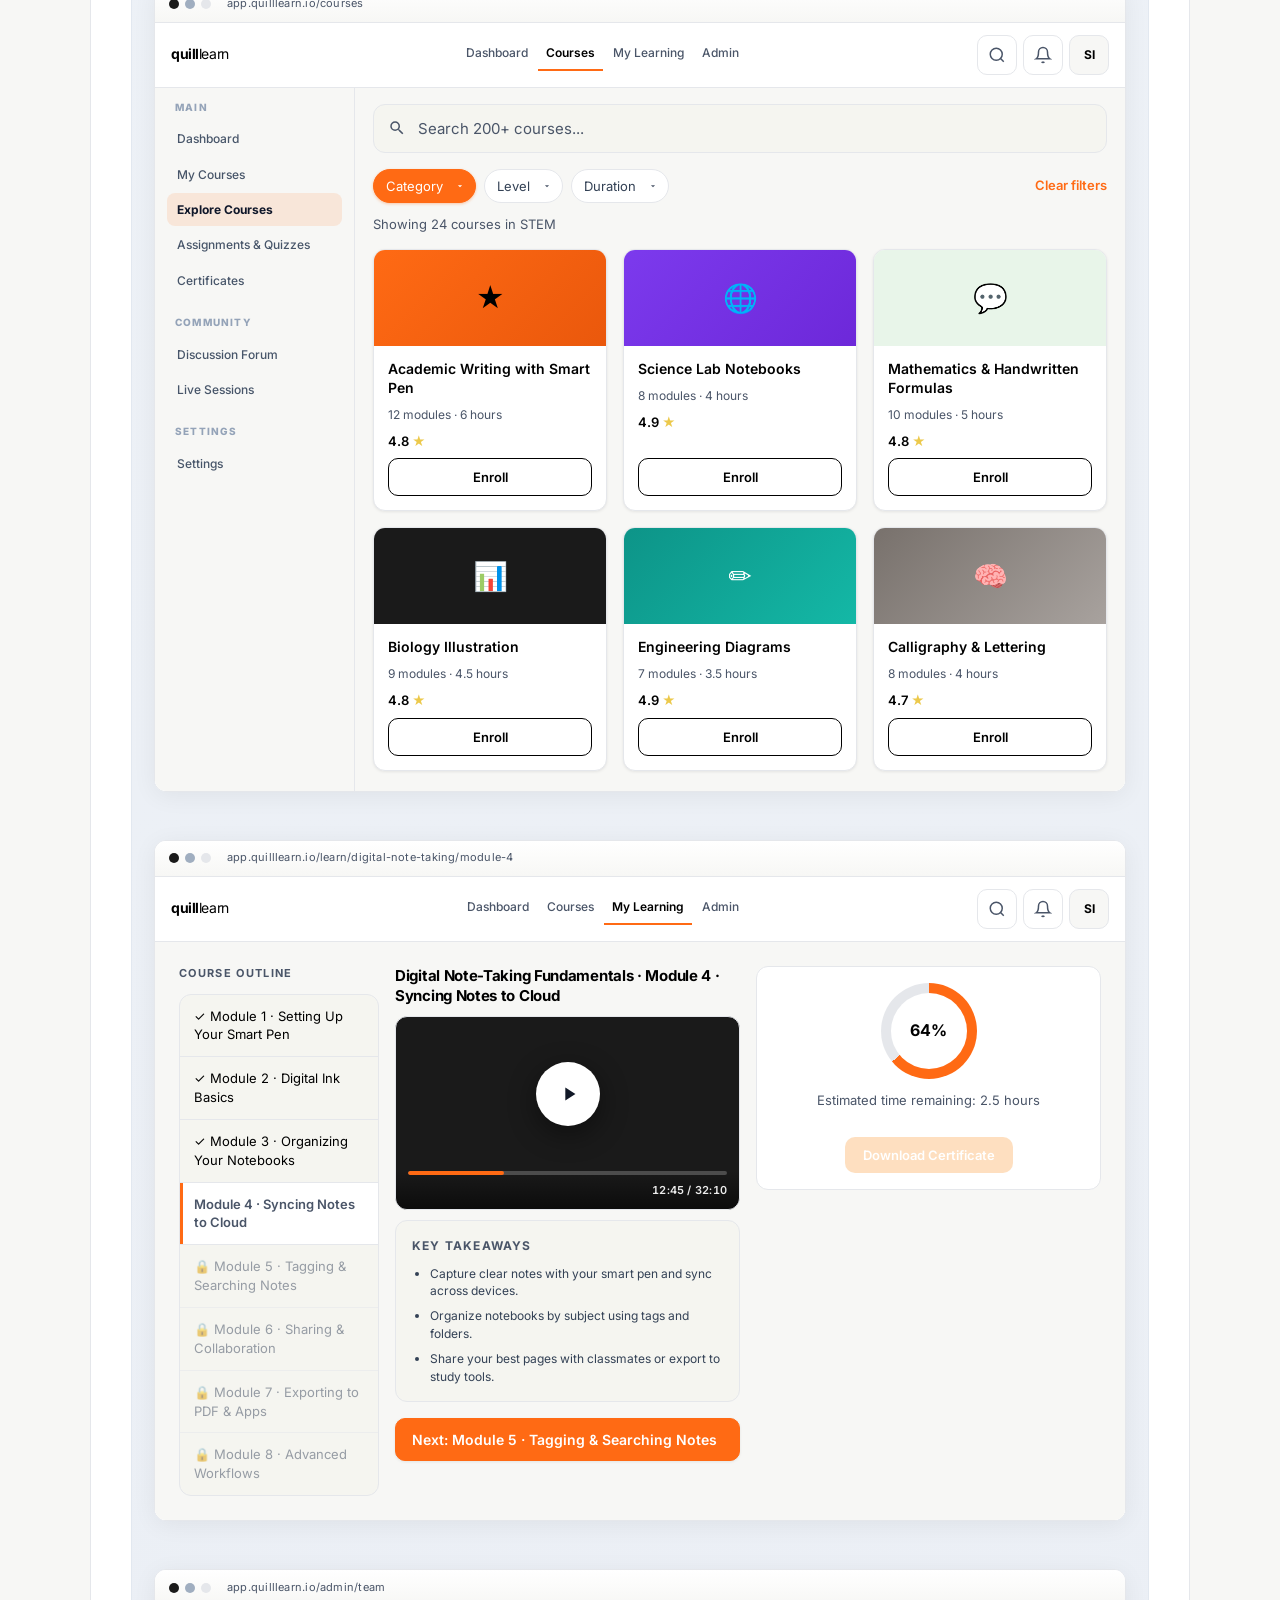
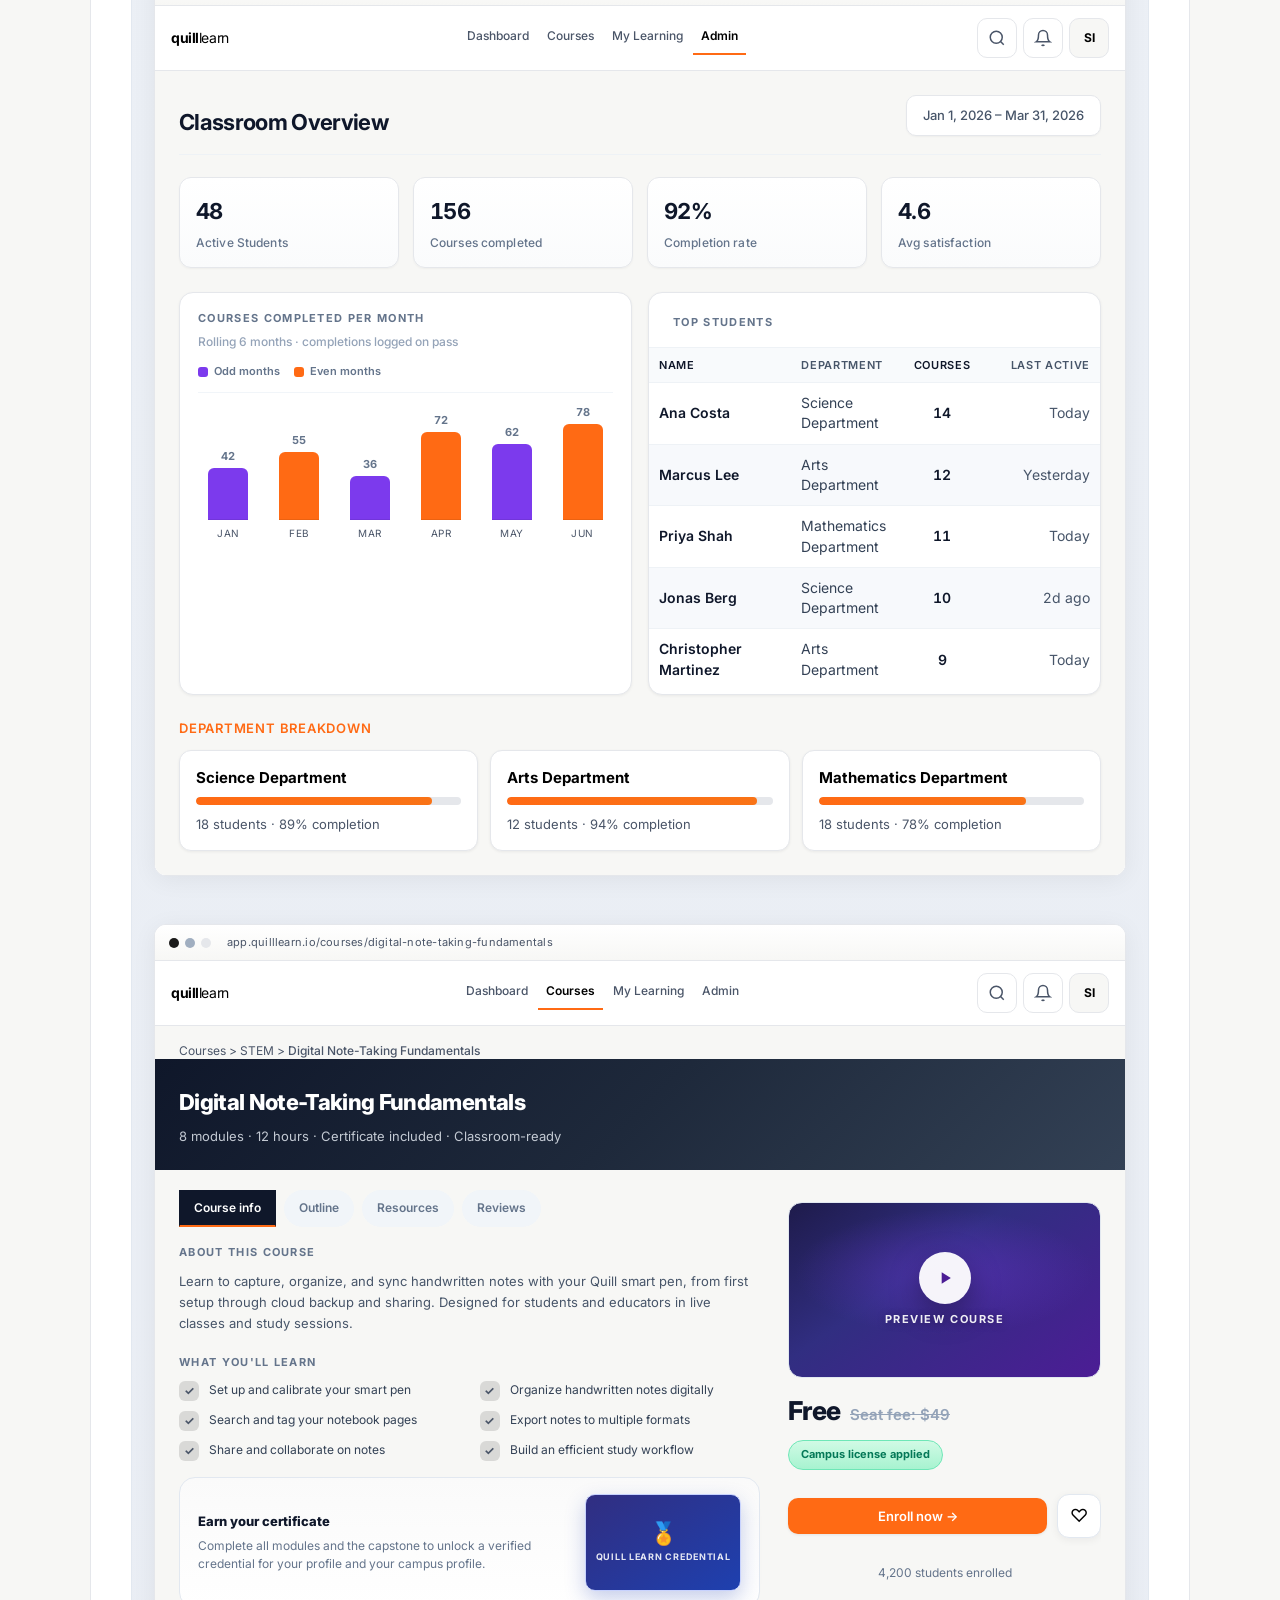
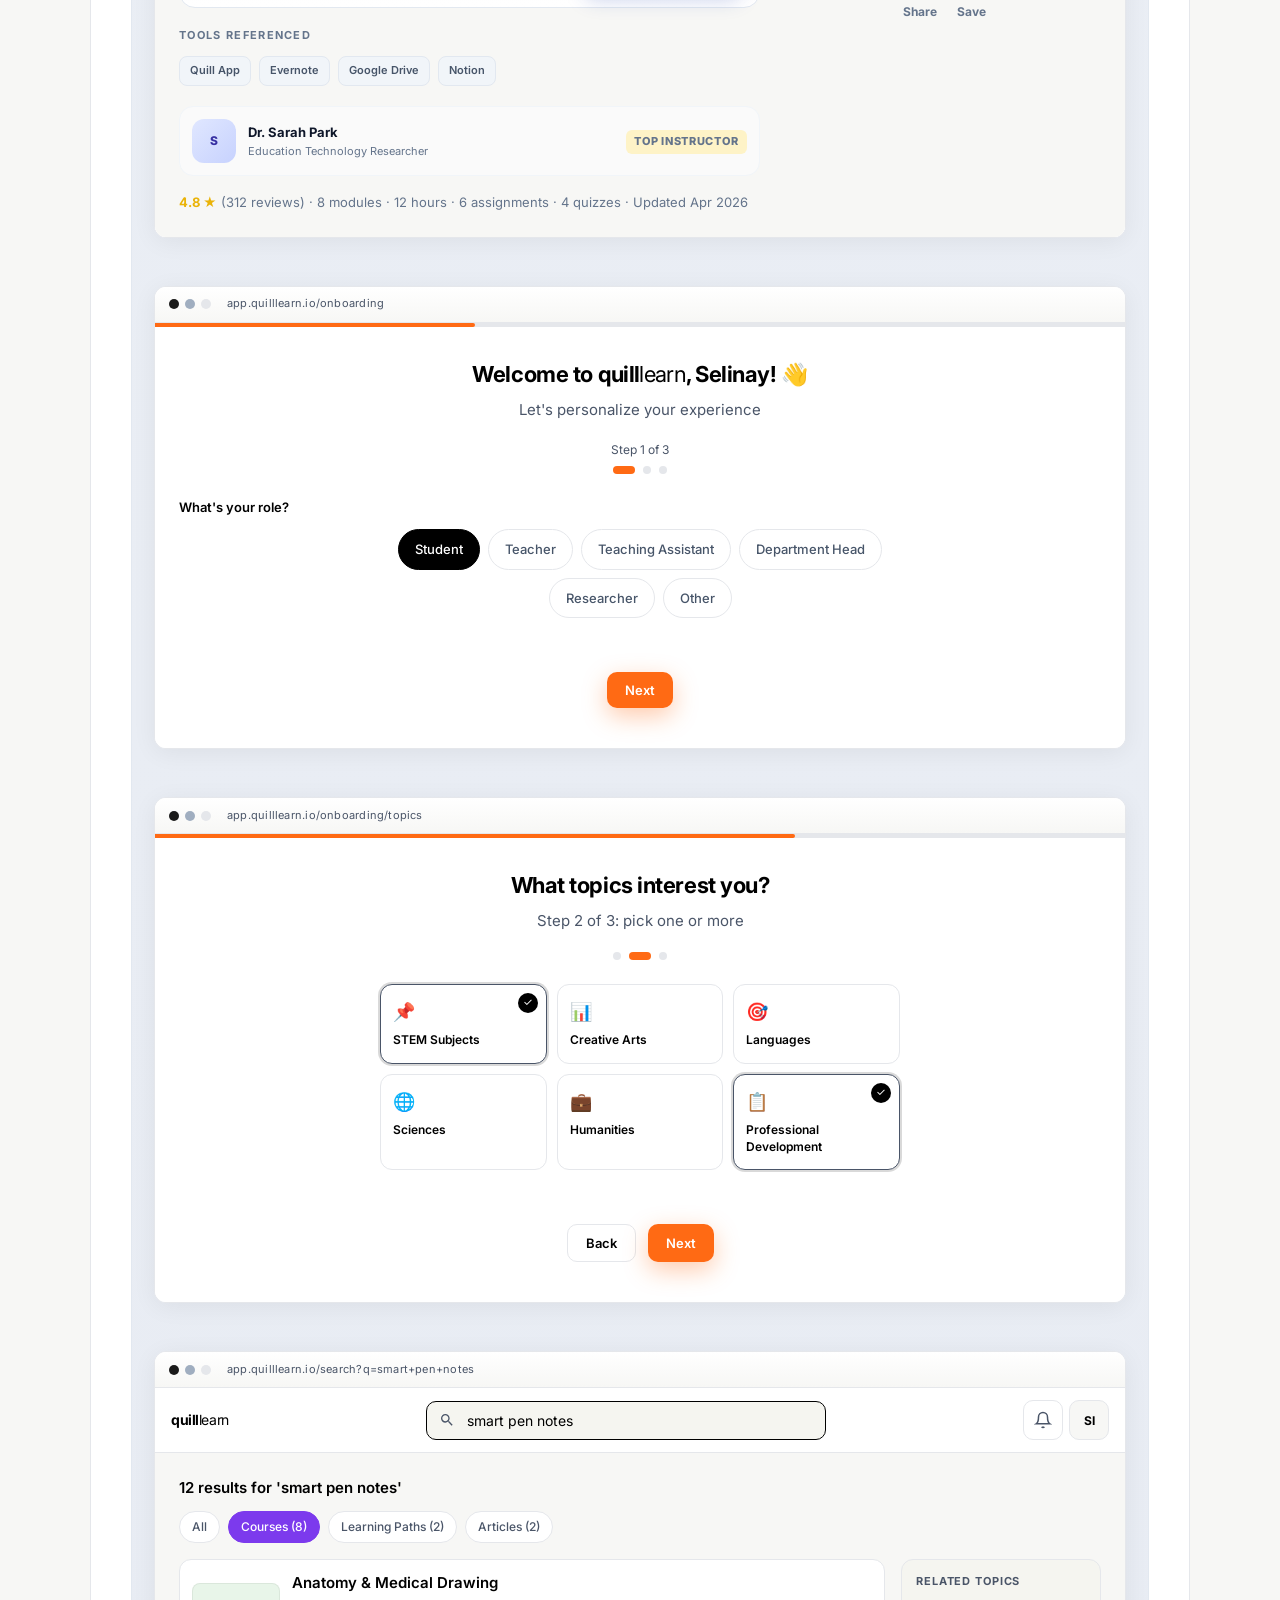
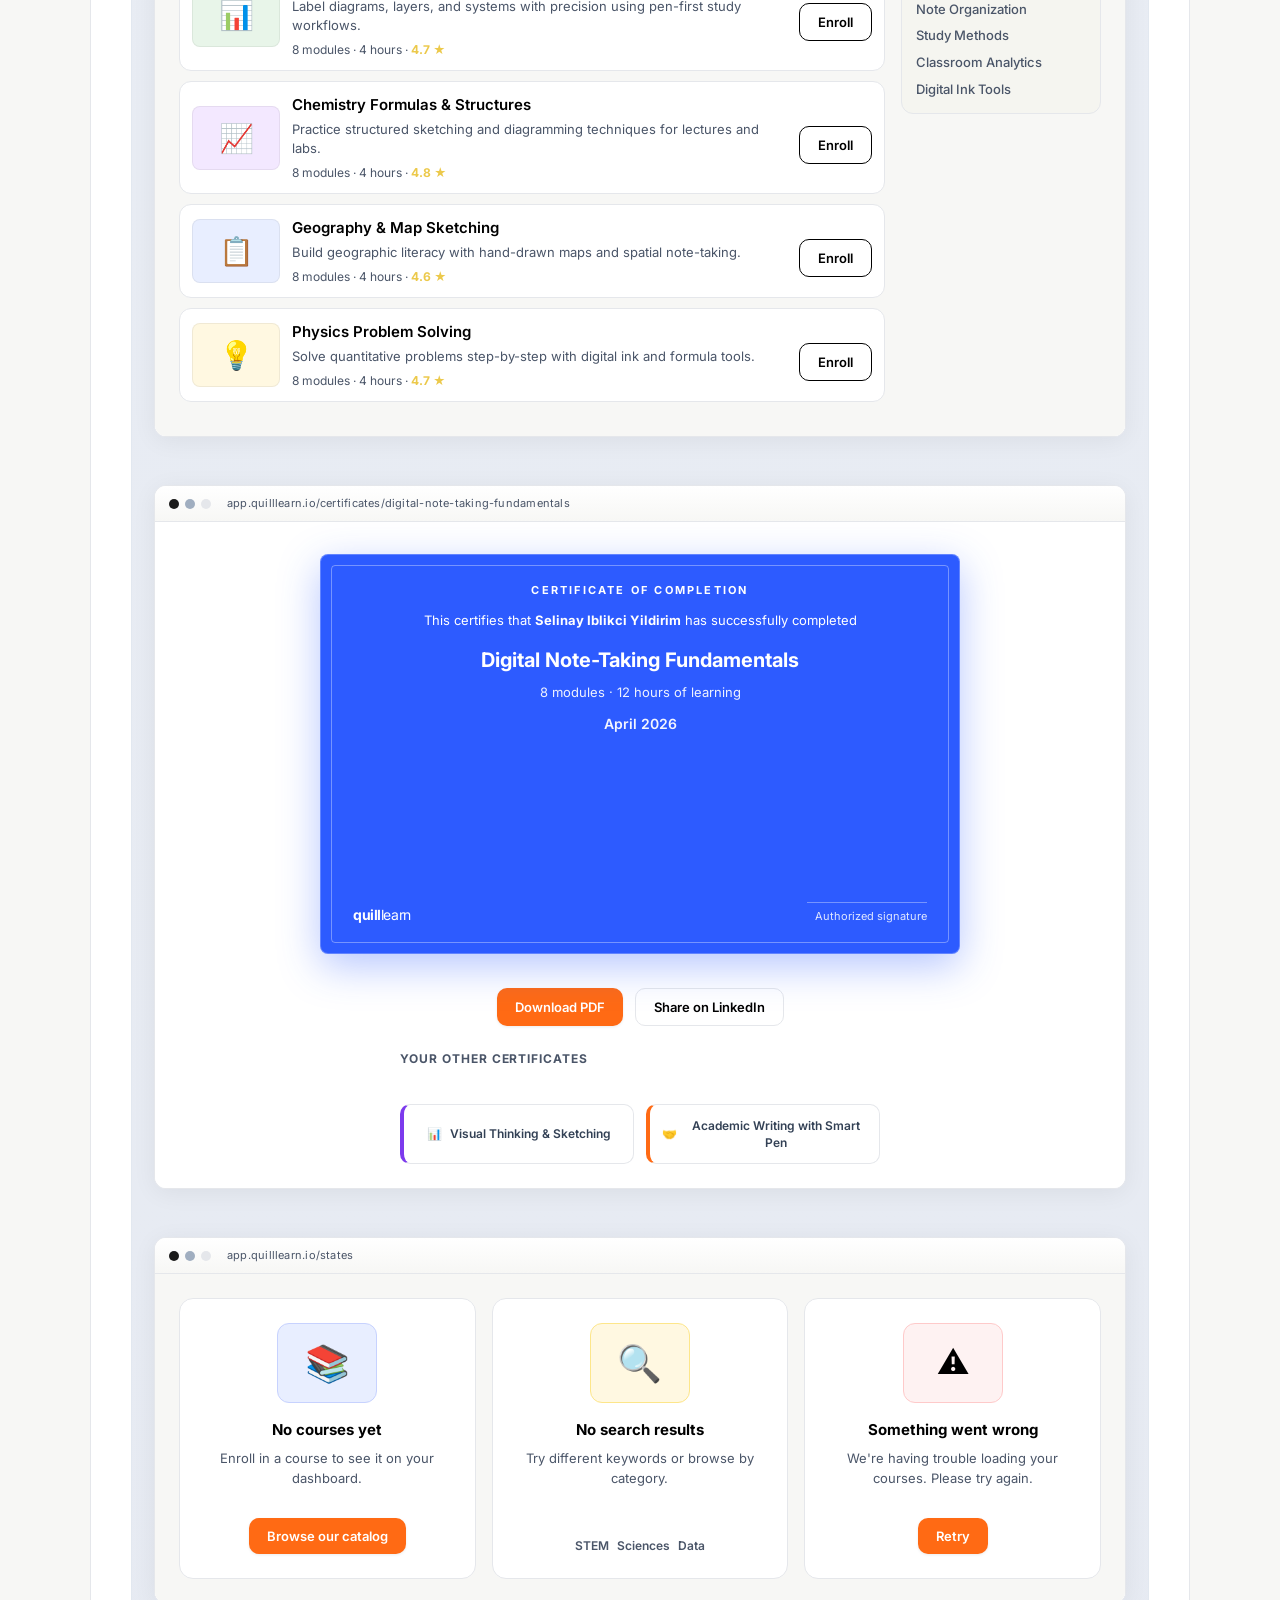
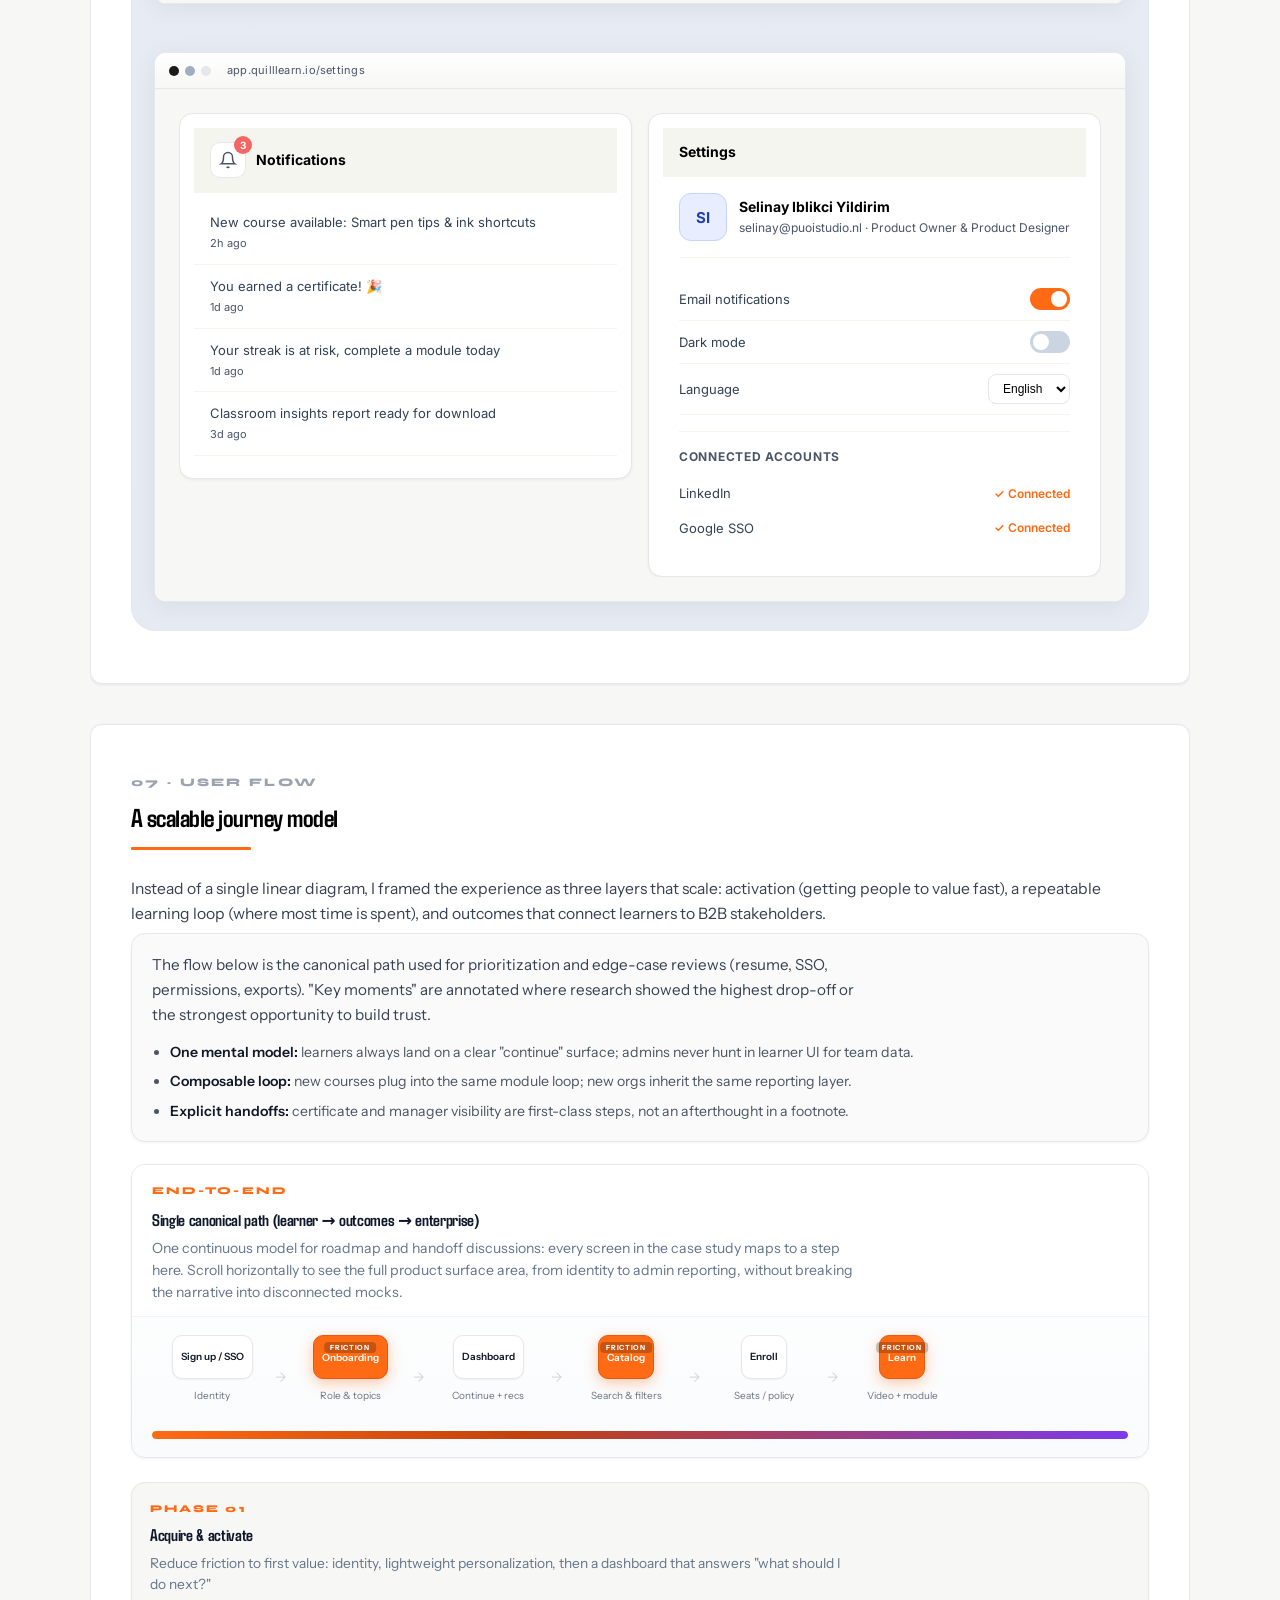
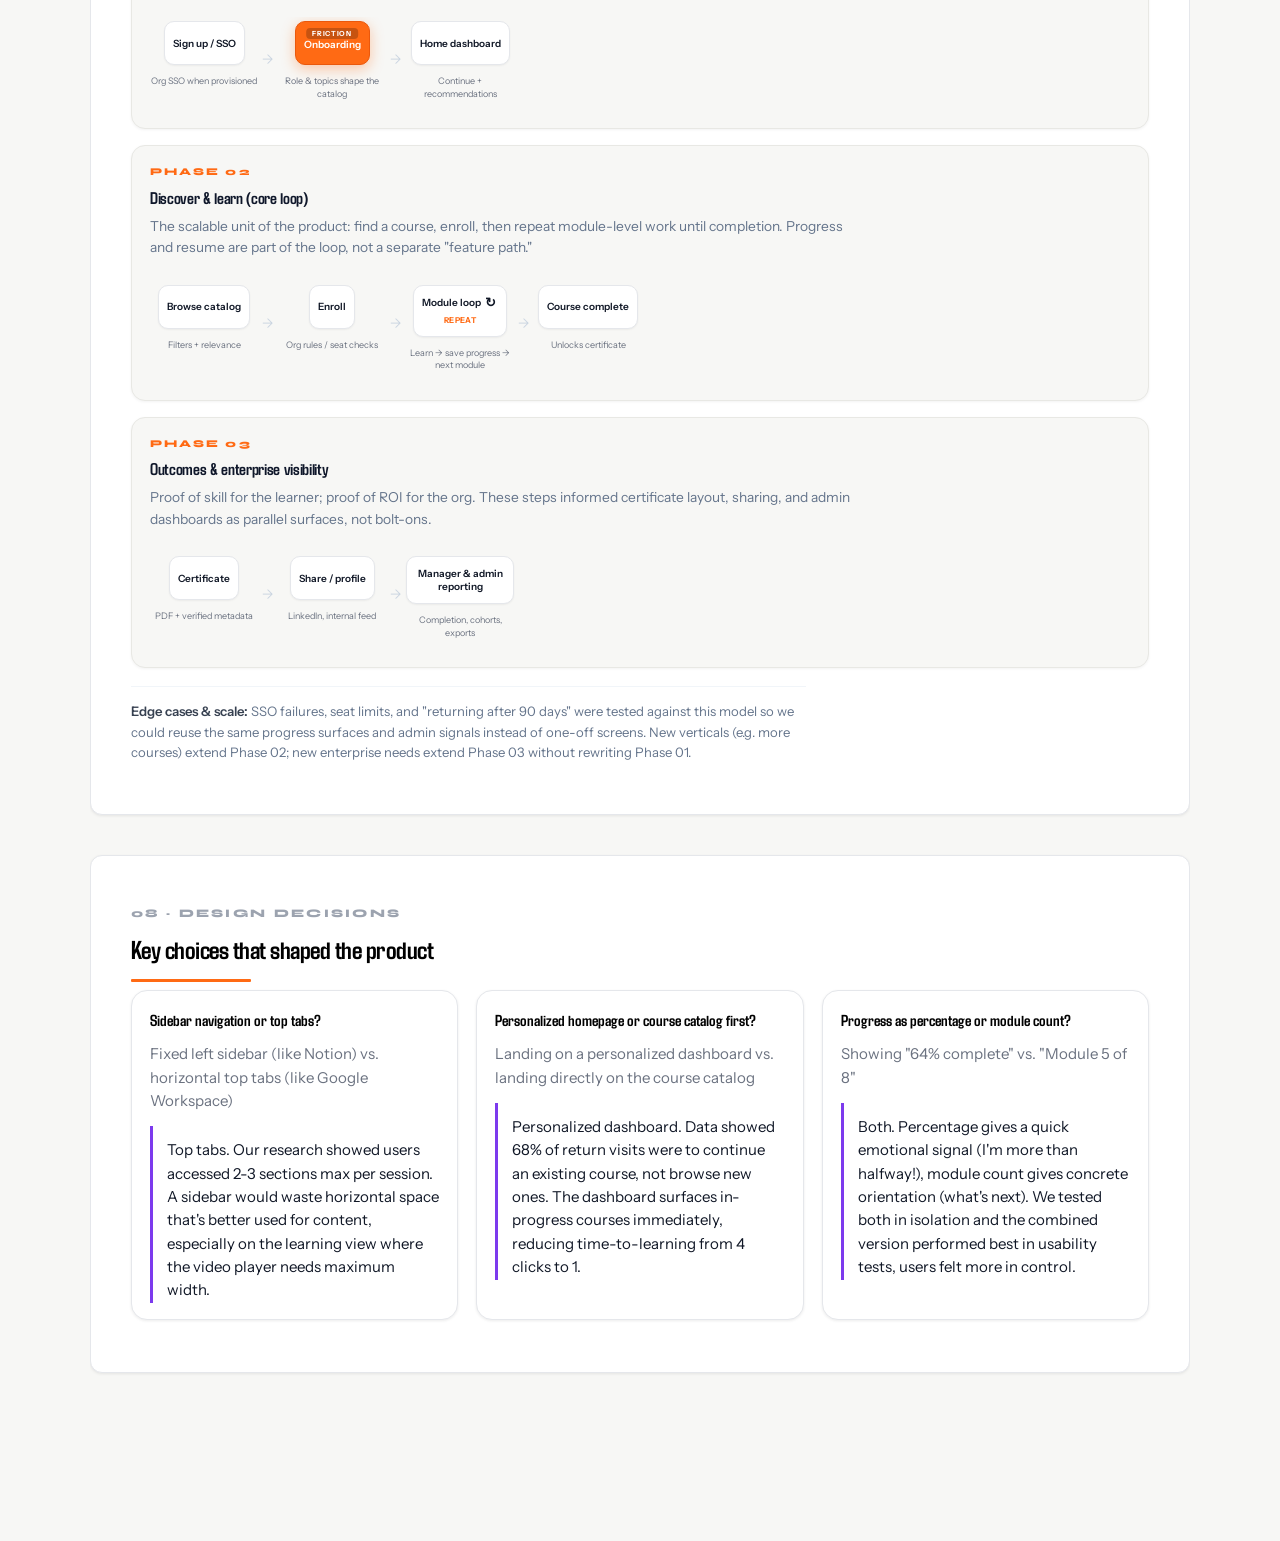
<file: product-case-study.html>
<!DOCTYPE html>
<html lang="en">
<head>
  <meta charset="UTF-8" />
  <meta name="viewport" content="width=device-width, initial-scale=1.0" />
  <link rel="icon" href="favicon.svg" type="image/svg+xml" />
  <title>Quill Learn | Case Study | Selinay Iblikci Yildirim</title>
<meta name="description" content="Case study by Selinay Iblikci Yildirim, Product Owner and Product Designer based in Amsterdam.">
<meta property="og:type" content="website">
<meta property="og:url" content="https://selinayiblikci.com/product-case-study.html">
<meta property="og:title" content="Selinay Iblikci Yildirim: Case Study">
<meta property="og:description" content="Case study by Selinay Iblikci Yildirim, Product Owner and Product Designer based in Amsterdam.">
<meta property="og:image" content="https://selinayiblikci.com/og-image.png">
<meta name="twitter:card" content="summary_large_image">
  <style>
    html {
      overflow-x: hidden !important;
    }
  </style>
  <link href="https://fonts.googleapis.com/css2?family=Agdasima:wght@400;700&family=Instrument+Sans:wght@400;500;600;700&family=Inter:wght@400;500;600;700&family=Syne:wght@400;500;600;700;800&display=swap" rel="stylesheet" />
  <style>
    :root {
      --bg: #0d0c14;
      --surface: #141220;
      --surface-hover: #1c1a2c;
      --text: #f0ecf8;
      --text-muted: #a8a2be;
      --accent: #c4b5f0;
      --accent-dim: #9683d4;
      --border: #28253a;
      --border-light: #363254;
      --heading-font: "Syne", sans-serif;
      --body-font: "Instrument Sans", sans-serif;
      --nav-font: "Agdasima", system-ui, -apple-system, sans-serif;
      /* Quill Learn product UI - orange primary, purple secondary */
      --inq-orange: #ff6a14;
      --inq-purple: #7c3aed;
      --il-ink: #000000;
      --il-paper: #ffffff;
      --il-warm: #f7f7f5;
      --il-border: #e5e7eb;
      --il-muted: #6b7280;
      --il-error: #ef4444;
      --il-surface: #ffffff;
      --il-surface-muted: #f7f7f5;
      --il-text-on-light: #000000;
      --lf-teal: var(--inq-orange);
      --lf-teal-d: var(--il-ink);
      --p-500: #7c5cfc;
      --shadow-lg: 0 24px 70px rgba(0, 0, 0, 0.7);
      --shadow-md: 0 16px 40px rgba(0, 0, 0, 0.55);
      --ring: 0 0 0 1px rgba(255, 255, 255, 0.06) inset;
    }

    *,
    *::before,
    *::after {
      box-sizing: border-box;
      margin: 0;
      padding: 0;
    }

    html,
    body {
      overflow-x: hidden;
      max-width: 100%;
    }

    html {
      scroll-behavior: smooth;
    }

    body {
      background: #f7f7f5;
      color: #000000;
      font-family: var(--body-font);
      line-height: 1.6;
      -webkit-font-smoothing: antialiased;
      min-height: 100dvh;
      min-width: 0;
      padding: 32px 24px 64px;
    }

    em,
    cite,
    dfn,
    i {
      font-style: normal;
    }

    img,
    svg,
    video {
      max-width: 100%;
      height: auto;
    }

    ::selection {
      background: var(--accent);
      color: var(--bg);
    }

    /* -- Full-screen gate -- */
    .gate {
      position: fixed;
      inset: 0;
      z-index: 1000;
      display: flex;
      align-items: center;
      justify-content: center;
      padding: 24px min(24px, 5vw);
      background:
        radial-gradient(900px 520px at 50% -10%, rgba(184, 169, 232, 0.09), transparent 55%),
        radial-gradient(600px 400px at 100% 100%, rgba(150, 131, 212, 0.06), transparent 50%),
        #08080f;
      transition: opacity 0.65s ease, visibility 0s linear 0s;
    }

    .gate.is-hidden {
      opacity: 0;
      visibility: hidden;
      pointer-events: none;
      transition: opacity 0.65s ease, visibility 0s linear 0.65s;
    }

    .gate-card {
      width: 100%;
      max-width: 420px;
      min-width: 0;
      padding: 40px 36px 36px;
      border-radius: 26px;
      border: 1px solid rgba(255, 255, 255, 0.07);
      background: rgba(22, 21, 28, 0.72);
      backdrop-filter: blur(28px) saturate(150%);
      -webkit-backdrop-filter: blur(28px) saturate(150%);
      box-shadow:
        0 32px 80px rgba(0, 0, 0, 0.55),
        0 0 0 1px rgba(0, 0, 0, 0.35) inset;
      text-align: center;
    }

    .gate-eyebrow {
      font-family: var(--nav-font);
      font-size: 0.72rem;
      font-weight: 400;
      letter-spacing: 0.2em;
      text-transform: uppercase;
      color: var(--text-muted);
      margin-bottom: 22px;
    }

    .gate-title {
      font-family: var(--heading-font);
      font-size: clamp(1.45rem, 4vw, 1.75rem);
      font-weight: 700;
      letter-spacing: -0.02em;
      line-height: 1.15;
      color: var(--text);
      margin-bottom: 12px;
    }

    .gate-sub {
      font-family: var(--body-font);
      font-size: 0.95rem;
      font-weight: 400;
      color: var(--text-muted);
      line-height: 1.55;
      max-width: 32ch;
      margin: 0 auto 28px;
    }

    .gate-form {
      display: flex;
      flex-direction: column;
      gap: 14px;
      text-align: left;
    }

    .gate-input {
      width: 100%;
      min-width: 0;
      padding: 14px 18px;
      font-family: var(--body-font);
      font-size: 0.95rem;
      color: var(--text);
      background: var(--surface);
      border: 1px solid var(--border-light);
      border-radius: 14px;
      outline: none;
      transition: border-color 0.25s ease, box-shadow 0.25s ease, background 0.25s ease;
    }

    .gate-input::placeholder {
      color: rgba(143, 138, 150, 0.65);
    }

    .gate-input:hover {
      background: var(--surface-hover);
      border-color: rgba(184, 169, 232, 0.25);
    }

    .gate-input:focus {
      border-color: rgba(184, 169, 232, 0.55);
      box-shadow: 0 0 0 3px rgba(184, 169, 232, 0.12);
    }

    .gate-submit {
      display: inline-flex;
      align-items: center;
      justify-content: center;
      gap: 10px;
      width: 100%;
      margin-top: 2px;
      padding: 14px 28px;
      font-family: var(--heading-font);
      font-size: 0.78rem;
      font-weight: 600;
      letter-spacing: 0.1em;
      text-transform: uppercase;
      color: var(--bg);
      background: var(--accent);
      border: none;
      border-radius: 100px;
      cursor: pointer;
      transition: background 0.3s ease, transform 0.3s ease, box-shadow 0.3s ease;
    }

    .gate-submit:hover {
      background: #fff;
      transform: translateY(-1px);
      box-shadow: 0 10px 36px rgba(184, 169, 232, 0.22);
    }

    .gate-error {
      min-height: 1.25em;
      font-size: 0.82rem;
      color: rgba(245, 101, 101, 0.95);
      text-align: center;
      letter-spacing: 0.01em;
      opacity: 0;
      transition: opacity 0.35s ease;
    }

    .gate-error.is-visible {
      opacity: 1;
    }

    .gate-foot {
      margin-top: 22px;
      font-family: var(--body-font);
      font-size: 0.8rem;
      color: var(--text-muted);
      line-height: 1.5;
    }

    .gate-foot a {
      color: rgba(237, 233, 242, 0.75);
      text-decoration: none;
      border-bottom: 1px solid rgba(184, 169, 232, 0.35);
      transition: color 0.2s ease, border-color 0.2s ease;
    }

    .gate-foot a:hover {
      color: var(--accent);
      border-color: var(--accent);
    }

    /* -- Case study shell (revealed) -- */
    .case-page {
      min-height: 100dvh;
      max-width: 100%;
      min-width: 0;
      opacity: 1;
      visibility: visible;
    }

    #case-study-content {
      max-width: 100%;
      min-width: 0;
    }

    #case-study-content a {
      color: inherit;
      text-decoration: none;
    }

    #case-study-content main,
    #case-study-content .case-shell,
    #case-study-content .case-inner,
    #case-study-content .case-section-inner,
    #case-study-content .case-hero-inner {
      max-width: 100%;
      min-width: 0;
    }

    #case-study-content {
      color: #000000;
    }

    #case-study-content .case-nav {
      max-width: 1100px;
      width: 100%;
      min-width: 0;
      margin: 0 auto 40px;
      display: flex;
      align-items: center;
      justify-content: space-between;
      font-family: var(--heading-font);
      font-size: 0.8rem;
      letter-spacing: 0.16em;
      text-transform: uppercase;
      color: #6b7280;
    }

    #case-study-content .case-back {
      display: inline-flex;
      align-items: center;
      gap: 8px;
      padding: 8px 14px;
      border-radius: 999px;
      border: 1px solid #e5e7eb;
      background: #ffffff;
      color: #000000;
      cursor: pointer;
      transition: all 0.25s ease;
    }

    #case-study-content .case-back:hover {
      border-color: #ff6a14;
      color: #ff6a14;
      transform: translateY(-1px);
    }

    #case-study-content .case-nav-label {
      opacity: 0.85;
      color: #6b7280;
    }

    #case-study-content .case-shell {
      max-width: 1100px;
      width: 100%;
      min-width: 0;
      margin: 0 auto;
      background: transparent;
      border: none;
      border-radius: 0;
      box-shadow: none;
      overflow: visible;
    }

    #case-study-content .case-inner {
      padding: 0 0 64px;
      min-width: 0;
      overflow-x: clip;
    }

    #case-study-content .case-section {
      padding: 48px 40px 52px;
      border-radius: 12px;
      background: #ffffff;
      border: 1px solid #e5e7eb;
      box-shadow: 0 1px 3px rgba(0, 0, 0, 0.08);
      margin-bottom: 40px;
      position: relative;
      overflow: visible;
    }

    #case-study-content .case-section::before {
      display: none;
    }

    #case-study-content .case-section--key-insight {
      background: #000000;
      border-color: #262626;
      color: #ffffff;
      box-shadow: 0 1px 3px rgba(0, 0, 0, 0.15);
    }

    #case-study-content .case-section--key-insight .case-body,
    #case-study-content .case-section--key-insight .case-h2,
    #case-study-content .case-section--key-insight .case-kicker,
    #case-study-content .case-section--key-insight .sec-name,
    #case-study-content .case-section--key-insight .sec-num,
    #case-study-content .case-section--key-insight .sec-right,
    #case-study-content .case-section--key-insight .meta-value,
    #case-study-content .case-section--key-insight .lf-research-card,
    #case-study-content .case-section--key-insight .lf-research-card strong,
    #case-study-content .case-section--key-insight .lf-research-card p {
      color: rgba(255, 255, 255, 0.92);
    }

    #case-study-content .case-section--key-insight .sec-bar {
      border-bottom-color: rgba(255, 255, 255, 0.12);
    }

    #case-study-content .case-section--key-insight .meta-label {
      color: #ff6a14;
    }

    #case-study-content .case-section--key-insight .lf-research-card {
      border-color: rgba(255, 255, 255, 0.12);
      background: rgba(255, 255, 255, 0.06);
    }

    #case-study-content .case-section-inner {
      position: relative;
      z-index: 1;
      min-width: 0;
      width: 100%;
      max-width: 100%;
    }

    #case-study-content .case-section-head {
      margin-bottom: 0;
      width: 100%;
      max-width: 100%;
    }

    #case-study-content .case-section-kicker {
      font-family: var(--heading-font);
      font-size: 0.72rem;
      font-weight: 800;
      letter-spacing: 0.2em;
      text-transform: uppercase;
      color: #9ca3af;
      display: block;
      margin-bottom: 10px;
    }

    #case-study-content .case-section-head .case-h2 {
      margin-top: 0;
      margin-bottom: 14px;
    }

    #case-study-content .case-section-line {
      height: 3px;
      width: 100%;
      max-width: 120px;
      background: #ff6a14;
      border-radius: 1px;
    }

    #case-study-content .case-section-head + * {
      margin-top: clamp(16px, 2vw, 28px);
    }

    #case-study-content .case-section--key-insight .case-section-kicker {
      color: rgba(255, 255, 255, 0.55);
    }

    #case-study-content .case-section--key-insight .case-section-line {
      background: #ff6a14;
    }

    #case-study-content .sec-bar {
      display: none;
    }

    #case-study-content .sec-left {
      display: inline-flex;
      align-items: baseline;
      gap: 10px;
      min-width: 0;
    }

    #case-study-content .sec-num {
      font-family: var(--heading-font);
      font-weight: 800;
      font-size: 0.72rem;
      letter-spacing: 0.24em;
      text-transform: uppercase;
      color: #ff6a14;
    }

    #case-study-content .sec-name {
      font-family: var(--heading-font);
      font-size: 0.72rem;
      letter-spacing: 0.18em;
      text-transform: uppercase;
      color: #374151;
      white-space: nowrap;
      overflow: hidden;
      text-overflow: ellipsis;
    }

    #case-study-content .sec-right {
      font-family: var(--heading-font);
      font-size: 0.62rem;
      letter-spacing: 0.22em;
      text-transform: uppercase;
      color: #9ca3af;
      white-space: nowrap;
    }

    #case-study-content .case-kicker {
      display: none;
    }

    #case-study-content .case-h2 {
      font-family: var(--nav-font);
      font-weight: 700;
      font-size: clamp(1.35rem, 2vw, 1.65rem);
      margin-bottom: 16px;
      letter-spacing: -0.02em;
      color: #000000;
      line-height: 1.25;
    }

    #case-study-content .case-section--key-insight .case-h2 {
      color: #ffffff;
    }

    #case-study-content .case-body {
      font-size: 0.98rem;
      color: #374151;
      max-width: none;
      line-height: 1.65;
    }

    #case-study-content .case-section--key-insight .case-body {
      color: rgba(255, 255, 255, 0.88);
    }

    /* Wordmark: inq bold + learn regular */
    #case-study-content .inq-brand,
    .inq-brand {
      display: inline-flex;
      align-items: baseline;
      gap: 0;
      font-family: "Inter", system-ui, -apple-system, sans-serif;
      color: #000000;
      letter-spacing: -0.03em;
    }

    #case-study-content .inq-brand__q,
    .inq-brand__q {
      font-weight: 700;
      text-transform: lowercase;
    }

    #case-study-content .inq-brand__learn,
    .inq-brand__learn {
      font-weight: 400;
      text-transform: lowercase;
    }

    #case-study-content .inq-brand--on-dark,
    .inq-brand--on-dark {
      color: #ffffff;
    }

    #case-study-content .il-dash .inq-brand {
      color: #000000;
    }

    #case-study-content .case-hero {
      padding: 48px 36px 52px;
      border-radius: 12px;
      background: #000000;
      border: 1px solid #262626;
      box-shadow: 0 1px 3px rgba(0, 0, 0, 0.12);
      position: relative;
      overflow: hidden;
    }

    #case-study-content .case-hero::after {
      content: "";
      position: absolute;
      inset: 0;
      background: radial-gradient(ellipse 90% 60% at 20% 0%, rgba(255, 106, 20, 0.12), transparent 55%);
      pointer-events: none;
    }

    #case-study-content .case-hero-inner {
      position: relative;
      z-index: 1;
      display: flex;
      flex-direction: column;
      gap: 20px;
    }

    #case-study-content .case-tags {
      display: inline-flex;
      flex-wrap: wrap;
      gap: 8px;
      font-family: var(--heading-font);
      font-size: 0.68rem;
      letter-spacing: 0.24em;
      text-transform: uppercase;
      color: rgba(255, 255, 255, 0.65);
    }

    #case-study-content .case-tag-pill {
      padding: 6px 12px;
      border-radius: 999px;
      border: 1px solid rgba(255, 255, 255, 0.18);
      background: rgba(255, 255, 255, 0.06);
      display: inline-flex;
      align-items: center;
      gap: 6px;
    }

    #case-study-content .case-tag-pill::before {
      content: "";
      width: 6px;
      height: 6px;
      border-radius: 50%;
      background: #ff6a14;
    }

    #case-study-content .case-title {
      font-family: var(--heading-font);
      font-size: clamp(2.2rem, 3.4vw, 3.2rem);
      font-weight: 800;
      letter-spacing: -0.04em;
      text-transform: none;
      line-height: 1.05;
      color: #ffffff;
      margin-bottom: 8px;
    }

    #case-study-content .case-eyebrow {
      font-family: var(--heading-font);
      font-size: 0.7rem;
      font-weight: 700;
      letter-spacing: 0.22em;
      text-transform: uppercase;
      color: rgba(237, 233, 242, 0.62);
      display: inline-flex;
      align-items: center;
      gap: 10px;
      margin-bottom: 10px;
    }

    #case-study-content .case-eyebrow::before {
      content: "";
      width: 26px;
      height: 1px;
      background: linear-gradient(90deg, rgba(124, 92, 252, 0), rgba(124, 92, 252, 0.7));
      opacity: 0.9;
    }

    #case-study-content .case-tagline {
      font-family: var(--body-font);
      font-weight: 500;
      font-size: clamp(1.1rem, 1.5vw, 1.3rem);
      color: rgba(255, 255, 255, 0.72);
      max-width: 540px;
      line-height: 1.55;
    }

    #case-study-content .hero-grid {
      display: grid;
      grid-template-columns: minmax(0, 1.02fr) minmax(0, 1.08fr);
      gap: 26px;
      align-items: center;
    }

    /* Hero: single floating browser teaser */
    #case-study-content .hero-teaser-wrap {
      perspective: 1400px;
      display: flex;
      justify-content: flex-end;
      min-width: 0;
    }

    #case-study-content .hero-teaser-browser {
      width: 100%;
      max-width: 520px;
      border-radius: 14px;
      border: 1px solid #e2e8f0;
      background: #fff;
      box-shadow:
        0 28px 60px rgba(15, 23, 42, 0.14),
        0 12px 24px rgba(15, 23, 42, 0.08);
      overflow: hidden;
      transform: rotateX(4deg) rotateY(-5deg) translateZ(0);
      transform-style: preserve-3d;
    }

    #case-study-content .hero-teaser-chrome {
      display: flex;
      align-items: center;
      gap: 10px;
      height: 34px;
      padding: 0 12px;
      background: linear-gradient(180deg, #fff 0%, #f8fafc 100%);
      border-bottom: 1px solid #e5e7eb;
    }

    #case-study-content .hero-teaser-dots {
      display: flex;
      gap: 5px;
    }

    #case-study-content .hero-teaser-dots span {
      width: 9px;
      height: 9px;
      border-radius: 50%;
      background: #e2e8f0;
    }

    #case-study-content .hero-teaser-dots span:nth-child(1) {
      background: #ef4444;
    }

    #case-study-content .hero-teaser-dots span:nth-child(2) {
      background: #f59e0b;
    }

    #case-study-content .hero-teaser-dots span:nth-child(3) {
      background: #22c55e;
    }

    #case-study-content .hero-teaser-url {
      flex: 1;
      font-size: 10px;
      color: #64748b;
      white-space: nowrap;
      overflow: hidden;
      text-overflow: ellipsis;
    }

    #case-study-content .hero-teaser-viewport {
      padding: 0;
      background: #f7f7f5;
      overflow: hidden;
    }

    #case-study-content .hero-teaser-nav {
      display: flex;
      align-items: center;
      justify-content: space-between;
      gap: 8px;
      padding: 10px 12px;
      background: #fff;
      border-bottom: 1px solid #e5e7eb;
      font-size: 11px;
    }

    #case-study-content .hero-teaser-nav .inq-brand {
      font-size: 12px;
    }

    #case-study-content .hero-teaser-txt {
      font-weight: 600;
      color: #0f172a;
      border-bottom: 2px solid #ff6a14;
      padding-bottom: 2px;
    }

    #case-study-content .hero-teaser-body {
      padding: 12px;
    }

    #case-study-content .hero-teaser-welcome {
      font-size: 11px;
      color: #475569;
      margin: 0 0 10px;
      line-height: 1.4;
    }

    #case-study-content .hero-teaser-welcome strong {
      color: #0f172a;
      display: block;
      font-size: 12px;
      margin-bottom: 2px;
    }

    #case-study-content .hero-teaser-stats {
      display: grid;
      grid-template-columns: repeat(3, 1fr);
      gap: 8px;
      margin-bottom: 12px;
    }

    #case-study-content .hero-teaser-stats > div {
      background: #fff;
      border: 1px solid #e5e7eb;
      border-radius: 10px;
      padding: 8px;
      text-align: center;
    }

    #case-study-content .hero-teaser-stats span {
      display: block;
      font-size: 16px;
      font-weight: 800;
      color: #0f172a;
      letter-spacing: -0.02em;
    }

    #case-study-content .hero-teaser-stats small {
      font-size: 9px;
      color: #64748b;
      font-weight: 600;
      text-transform: uppercase;
      letter-spacing: 0.04em;
    }

    #case-study-content .hero-teaser-cards {
      display: grid;
      grid-template-columns: 1fr 1fr;
      gap: 8px;
    }

    #case-study-content .hero-teaser-card {
      background: #fff;
      border: 1px solid #e5e7eb;
      border-radius: 10px;
      overflow: hidden;
      box-shadow: 0 2px 8px rgba(0, 0, 0, 0.04);
    }

    #case-study-content .htc-head {
      height: 36px;
      background: linear-gradient(90deg, #7c3aed, #6366f1);
    }

    #case-study-content .htc-head--b {
      background: linear-gradient(90deg, #ff6a14, #ea580c);
    }

    #case-study-content .htc-body {
      padding: 8px;
    }

    #case-study-content .htc-body > span {
      font-size: 10px;
      font-weight: 700;
      color: #0f172a;
      display: block;
      margin-bottom: 6px;
    }

    #case-study-content .htc-bar {
      height: 5px;
      border-radius: 999px;
      background: #e5e7eb;
      overflow: hidden;
    }

    #case-study-content .htc-bar::after {
      content: "";
      display: block;
      height: 100%;
      width: 62%;
      background: #ff6a14;
      border-radius: inherit;
    }

    #case-study-content .hero-copy {
      display: flex;
      flex-direction: column;
      gap: 18px;
    }

    #case-study-content .hero-poster {
      position: relative;
      border-radius: 12px;
      border: 1px solid #e5e7eb;
      background: #ffffff;
      box-shadow: 0 1px 3px rgba(0, 0, 0, 0.08);
      overflow: hidden;
      padding: 16px;
      min-height: 0;
      isolation: isolate;
    }

    #case-study-content .hero-poster--app {
      padding: 12px 10px 14px;
      display: flex;
      justify-content: center;
      align-items: flex-start;
      background: linear-gradient(165deg, #f0f9ff 0%, #eef2ff 38%, #fafafa 100%);
      border-color: #e2e8f0;
    }

    #case-study-content .overview-grid {
      display: grid;
      grid-template-columns: minmax(0, 280px) minmax(0, 1fr);
      gap: 32px;
      align-items: flex-start;
    }

    #case-study-content .overview-meta {
      display: grid;
      grid-template-columns: 1fr;
      gap: 14px;
      font-size: 0.83rem;
      color: var(--text-muted);
    }

    #case-study-content .overview-meta-item {
      display: grid;
      grid-template-columns: 80px minmax(0, 1fr);
      gap: 10px;
      align-items: baseline;
    }

    #case-study-content .meta-label {
      font-family: var(--heading-font);
      font-size: 0.68rem;
      letter-spacing: 0.18em;
      text-transform: uppercase;
      color: #ff6a14;
    }

    #case-study-content .meta-value {
      color: #111827;
      font-size: 0.86rem;
    }

    #case-study-content .overview-copy {
      min-width: 0;
    }

    #case-study-content .overview-note {
      margin-top: 14px;
      font-size: 0.82rem;
      font-style: italic;
      color: rgba(143, 138, 150, 0.95);
      max-width: 720px;
    }

    #case-study-content .lf-problem-grid {
      display: grid;
      grid-template-columns: repeat(3, minmax(0, 1fr));
      gap: 14px;
      margin-top: 22px;
    }

    #case-study-content .lf-problem-card {
      border-radius: 16px;
      border: 1px solid #e5e7eb;
      background: #ffffff;
      box-shadow: 0 1px 3px rgba(0, 0, 0, 0.08);
      padding: 18px 16px 17px;
      min-width: 0;
      position: relative;
      overflow: hidden;
    }

    #case-study-content .lf-problem-card::before {
      content: "";
      position: absolute;
      top: 0;
      left: 0;
      right: 0;
      height: 3px;
      background: linear-gradient(90deg, #ff6a14, #7c3aed);
      opacity: 1;
    }

    #case-study-content .lf-problem-card h3 {
      font-family: var(--heading-font);
      font-size: 0.76rem;
      font-weight: 700;
      letter-spacing: 0.14em;
      text-transform: uppercase;
      color: #000000;
      margin-bottom: 10px;
      padding-top: 4px;
    }

    #case-study-content .lf-problem-card p {
      font-size: 0.9rem;
      color: #6b7280;
      line-height: 1.58;
    }

    #case-study-content .lf-research-grid {
      display: grid;
      grid-template-columns: repeat(4, minmax(0, 1fr));
      gap: 12px;
      margin-top: 22px;
    }

    #case-study-content .lf-research-card {
      border-radius: 16px;
      border: 1px solid rgba(255, 255, 255, 0.08);
      background:
        radial-gradient(120% 80% at 0% 0%, rgba(124, 92, 252, 0.12), transparent 55%),
        rgba(12, 11, 16, 0.55);
      box-shadow: var(--ring);
      padding: 16px 14px 15px;
      min-width: 0;
      display: flex;
      flex-direction: column;
      gap: 8px;
    }

    #case-study-content .lf-research-card strong {
      font-family: var(--heading-font);
      font-size: 0.72rem;
      font-weight: 700;
      letter-spacing: 0.1em;
      text-transform: uppercase;
      color: rgba(237, 233, 242, 0.9);
      line-height: 1.35;
    }

    #case-study-content .lf-research-card p {
      font-size: 0.84rem;
      color: var(--text-muted);
      line-height: 1.52;
      flex: 1;
    }

    #case-study-content .lf-journey-scroll {
      overflow-x: auto;
      -webkit-overflow-scrolling: touch;
      max-width: 100%;
      min-width: 0;
      margin-top: 22px;
      padding-bottom: 6px;
    }

    #case-study-content .lf-journey {
      display: flex;
      align-items: center;
      gap: 0;
      min-width: min(100%, 720px);
      padding: 4px 2px 8px;
    }

    #case-study-content .lf-journey-step {
      flex: 1 1 0;
      min-width: 0;
      display: flex;
      flex-direction: column;
      align-items: center;
      text-align: center;
      gap: 6px;
    }

    #case-study-content .lf-journey-node {
      width: 100%;
      max-width: 118px;
      margin: 0 auto;
      padding: 10px 8px;
      border-radius: 12px;
      font-family: var(--body-font);
      font-size: 0.72rem;
      font-weight: 600;
      line-height: 1.3;
      border: 1px solid rgba(255, 255, 255, 0.14);
    }

    #case-study-content .lf-journey-node--ok {
      background: rgba(255, 106, 20, 0.14);
      border-color: rgba(255, 106, 20, 0.45);
      color: #ffd4c2;
    }

    #case-study-content .lf-journey-node--friction-warn {
      display: flex;
      flex-direction: column;
      align-items: center;
      gap: 4px;
      background: rgba(236, 201, 75, 0.12);
      border-color: rgba(236, 201, 75, 0.45);
      color: #f5edd0;
      padding-top: 8px;
      padding-bottom: 9px;
    }

    #case-study-content .lf-journey-node--friction-bad {
      display: flex;
      flex-direction: column;
      align-items: center;
      gap: 4px;
      background: rgba(245, 101, 101, 0.1);
      border-color: rgba(245, 101, 101, 0.45);
      color: #fde2e2;
      padding-top: 8px;
      padding-bottom: 9px;
    }

    #case-study-content .lf-journey-node-tag {
      font-family: var(--heading-font);
      font-size: 0.56rem;
      font-weight: 800;
      letter-spacing: 0.14em;
      text-transform: uppercase;
      opacity: 0.95;
    }

    #case-study-content .lf-journey-node-main {
      font-size: 0.68rem;
      font-weight: 600;
      line-height: 1.25;
      text-align: center;
    }

    #case-study-content .lf-journey-arrow {
      flex: 0 0 auto;
      display: flex;
      align-items: center;
      justify-content: center;
      width: 22px;
      color: rgba(237, 233, 242, 0.35);
      font-size: 0.85rem;
      user-select: none;
    }

    /* -- User flow (horizontal diagram) -- */
    #case-study-content .lf-flow-scroll {
      overflow-x: auto;
      -webkit-overflow-scrolling: touch;
      max-width: 100%;
      min-width: 0;
      margin-top: 22px;
      padding-bottom: 6px;
    }

    #case-study-content .lf-flow {
      display: flex;
      align-items: flex-start;
      gap: 0;
      min-width: 1080px;
      padding: 6px 0 4px;
    }

    #case-study-content .lf-flow-col {
      display: flex;
      flex-direction: column;
      align-items: center;
      gap: 10px;
      flex: 0 0 auto;
      width: 104px;
      min-width: 0;
    }

    #case-study-content .lf-flow-col--wide {
      width: 128px;
    }

    #case-study-content .lf-flow-step {
      width: 100%;
      padding: 10px 8px;
      border-radius: 12px;
      border: 1px solid #e5e7eb;
      background: #ffffff;
      font-family: var(--body-font);
      font-size: 11px;
      font-weight: 600;
      line-height: 1.3;
      text-align: center;
      color: #111827;
      box-shadow: 0 1px 3px rgba(0, 0, 0, 0.08);
    }

    #case-study-content .lf-flow-step--key {
      background: #fff7f2;
      border-color: #ffb080;
      color: #0f172a;
      box-shadow:
        0 0 0 1px rgba(255, 106, 20, 0.2) inset,
        0 1px 3px rgba(0, 0, 0, 0.08);
    }

    #case-study-content .lf-flow-note {
      font-family: var(--body-font);
      font-size: 10px;
      line-height: 1.4;
      color: #6b7280;
      text-align: center;
      max-width: 118px;
      min-height: 3.2em;
    }

    #case-study-content .lf-flow-note--empty {
      min-height: 3.2em;
    }

    #case-study-content .lf-flow-arrow {
      flex: 0 0 auto;
      width: 20px;
      text-align: center;
      color: #d1d5db;
      font-size: 0.85rem;
      padding-top: 22px;
      user-select: none;
    }

    /* -- User flow: phased framework (scalable journey model) -- */
    #case-study-content .lf-flow-framework {
      margin-top: 8px;
      margin-bottom: 22px;
      padding: 18px 20px;
      border-radius: 14px;
      border: 1px solid #e5e7eb;
      background: #fafafa;
      box-shadow: 0 1px 3px rgba(0, 0, 0, 0.05);
    }

    #case-study-content .lf-flow-framework p {
      font-size: 0.95rem;
      color: #374151;
      line-height: 1.65;
      margin: 0 0 12px;
      max-width: 72ch;
    }

    #case-study-content .lf-flow-framework p:last-child {
      margin-bottom: 0;
    }

    #case-study-content .lf-flow-principles {
      margin: 14px 0 0;
      padding: 0 0 0 1.1rem;
      font-size: 0.88rem;
      color: #4b5563;
      line-height: 1.55;
    }

    #case-study-content .lf-flow-principles li {
      margin-bottom: 8px;
    }

    #case-study-content .lf-flow-principles li:last-child {
      margin-bottom: 0;
    }

    #case-study-content .lf-flow-principles strong {
      color: #111827;
      font-weight: 600;
    }

    #case-study-content .lf-flow-phases {
      display: flex;
      flex-direction: column;
      gap: 18px;
    }

    #case-study-content .lf-flow-phase-cards {
      display: grid;
      grid-template-columns: repeat(auto-fit, minmax(240px, 1fr));
      gap: 16px;
      margin-top: 24px;
    }

    #case-study-content .lf-flow-phase-card {
      border: 1px solid #e5e7eb;
      border-radius: 14px;
      background: #ffffff;
      padding: 18px 18px 20px;
      box-shadow: 0 1px 3px rgba(0, 0, 0, 0.06);
    }

    #case-study-content .lf-flow-phase-card .lf-flow-phase-kicker {
      display: block;
      margin-bottom: 8px;
    }

    #case-study-content .lf-flow-phase-card .lf-flow-phase-title {
      margin-bottom: 10px;
    }

    #case-study-content .lf-flow-phase-line {
      font-size: 0.88rem;
      color: #475569;
      margin: 0;
      line-height: 1.55;
    }

    #case-study-content .lf-flow-phase {
      border: 1px solid #e5e7eb;
      border-radius: 14px;
      background: #ffffff;
      padding: 16px 18px 18px;
      box-shadow: 0 1px 3px rgba(0, 0, 0, 0.06);
    }

    #case-study-content .lf-flow-phase-head {
      display: grid;
      gap: 6px;
      margin-bottom: 14px;
      padding-bottom: 14px;
      border-bottom: 1px solid #f1f5f9;
    }

    #case-study-content .lf-flow-phase-kicker {
      font-family: var(--heading-font);
      font-size: 0.65rem;
      font-weight: 800;
      letter-spacing: 0.2em;
      text-transform: uppercase;
      color: #ff6a14;
    }

    #case-study-content .lf-flow-phase-title {
      font-family: var(--nav-font);
      font-size: 1.05rem;
      font-weight: 700;
      letter-spacing: -0.02em;
      color: #0f172a;
      margin: 0;
      line-height: 1.25;
    }

    #case-study-content .lf-flow-phase-desc {
      font-size: 0.86rem;
      color: #64748b;
      line-height: 1.55;
      margin: 0;
      max-width: 75ch;
    }

    #case-study-content .lf-flow-phase .lf-flow-scroll {
      margin-top: 0;
    }

    #case-study-content .lf-flow-phase .lf-flow {
      min-width: 640px;
      padding: 4px 0 2px;
    }

    #case-study-content .lf-flow-step--b2b {
      border-color: #c4b5fd;
      background: #faf5ff;
      box-shadow:
        0 0 0 1px rgba(124, 58, 237, 0.15) inset,
        0 1px 3px rgba(0, 0, 0, 0.06);
    }

    #case-study-content .lf-flow-step--loop {
      display: flex;
      flex-direction: column;
      align-items: center;
      justify-content: center;
      gap: 4px;
      padding-top: 10px;
      padding-bottom: 10px;
    }

    #case-study-content .lf-flow-step-badge {
      display: block;
      margin-top: 6px;
      font-size: 9px;
      font-weight: 700;
      letter-spacing: 0.06em;
      text-transform: uppercase;
      color: #ff6a14;
    }

    #case-study-content .lf-flow-legend {
      margin-top: 18px;
      padding-top: 14px;
      border-top: 1px solid #f1f5f9;
      font-size: 0.82rem;
      color: #64748b;
      line-height: 1.55;
      max-width: 75ch;
    }

    #case-study-content .lf-flow-legend strong {
      color: #374151;
      font-weight: 600;
    }

    /* Full-product journey (single horizontal strip) */
    #case-study-content .lf-flow-strip {
      margin: 28px 0 26px;
      border: 1px solid #e5e7eb;
      border-radius: 14px;
      background: linear-gradient(180deg, #ffffff 0%, #fafbfc 100%);
      box-shadow: 0 1px 3px rgba(0, 0, 0, 0.06);
      overflow: hidden;
    }

    #case-study-content .lf-flow-strip-head {
      padding: 18px 20px 14px;
      border-bottom: 1px solid #f1f5f9;
      background: #fff;
    }

    #case-study-content .lf-flow-strip-head .lf-flow-phase-kicker {
      display: block;
      margin-bottom: 6px;
    }

    #case-study-content .lf-flow-strip-title {
      font-family: var(--nav-font);
      font-size: 1.05rem;
      font-weight: 700;
      color: #0f172a;
      margin: 0 0 6px;
      letter-spacing: -0.02em;
    }

    #case-study-content .lf-flow-strip-desc {
      font-size: 0.88rem;
      color: #64748b;
      line-height: 1.55;
      margin: 0;
      max-width: 78ch;
    }

    #case-study-content .lf-flow--full {
      min-width: 720px;
      padding: 20px 20px 22px;
      gap: 0;
    }

    #case-study-content .lf-flow--full .lf-flow-col {
      width: 112px;
    }

    #case-study-content .lf-flow--full .lf-flow-col--wide {
      width: 128px;
    }

    #case-study-content .lf-flow--full .lf-flow-step {
      font-size: 10.5px;
      padding: 11px 8px;
      line-height: 1.35;
    }

    #case-study-content .lf-flow--full .lf-flow-note {
      font-size: 9.5px;
      max-width: 112px;
      min-height: 2.8em;
    }

    #case-study-content .lf-flow--full .lf-flow-arrow {
      padding-top: 26px;
      width: 18px;
      color: #cbd5e1;
    }

    /* User flow - rich diagram (E2E + phases) */
    #case-study-content .lf-flow-e2e-block {
      margin-top: 22px;
      border: 1px solid #e5e7eb;
      border-radius: 14px;
      background: linear-gradient(180deg, #ffffff 0%, #fafbfc 100%);
      box-shadow: 0 1px 3px rgba(0, 0, 0, 0.06);
      overflow: hidden;
    }

    #case-study-content .lf-flow-e2e-head {
      padding: 18px 20px 12px;
      border-bottom: 1px solid #f1f5f9;
      background: #fff;
    }

    #case-study-content .lf-flow-e2e-head .lf-flow-phase-kicker {
      display: block;
      margin-bottom: 6px;
    }

    #case-study-content .lf-flow-e2e-block .lf-flow-scroll {
      margin-top: 0;
      padding-bottom: 4px;
    }

    #case-study-content .lf-flow--e2e {
      min-width: 920px;
      padding: 18px 20px 8px;
      align-items: flex-start;
    }

    #case-study-content .lf-flow--e2e .lf-flow-col {
      width: 120px;
    }

    #case-study-content .lf-flow--e2e .lf-flow-arrow {
      padding-top: 32px;
      width: 18px;
      color: #d1d5db;
    }

    #case-study-content .lf-flow-box {
      border-radius: 10px;
      border: 1px solid #d1d5db;
      background: #ffffff;
      font-family: var(--body-font);
      font-size: 10px;
      font-weight: 600;
      line-height: 1.3;
      text-align: center;
      color: #111827;
      padding: 10px 8px;
      position: relative;
      box-shadow: 0 1px 2px rgba(0, 0, 0, 0.05);
      min-height: 44px;
      display: flex;
      flex-direction: column;
      align-items: center;
      justify-content: center;
      gap: 4px;
    }

    #case-study-content .lf-flow-box--outline {
      border-color: #e5e7eb;
    }

    #case-study-content .lf-flow-box--friction {
      background: #ff6a14;
      border-color: #ea580c;
      color: #ffffff;
      padding-top: 14px;
      padding-bottom: 12px;
      box-shadow: 0 4px 14px rgba(255, 106, 20, 0.35);
    }

    #case-study-content .lf-flow-box__tag {
      font-size: 7px;
      font-weight: 800;
      letter-spacing: 0.1em;
      text-transform: uppercase;
      color: #fff;
      background: rgba(0, 0, 0, 0.22);
      padding: 2px 6px;
      border-radius: 4px;
      line-height: 1;
    }

    #case-study-content .lf-flow-box--friction .lf-flow-box__tag {
      position: absolute;
      top: 6px;
      left: 50%;
      transform: translateX(-50%);
    }

    #case-study-content .lf-flow-box--loop {
      min-height: 52px;
    }

    #case-study-content .lf-flow-box__loop-line {
      display: block;
      font-size: 10px;
      font-weight: 600;
      line-height: 1.25;
    }

    #case-study-content .lf-flow-box__repeat {
      font-size: 8px;
      font-weight: 800;
      letter-spacing: 0.06em;
      text-transform: uppercase;
      color: #ff6a14;
      margin-top: 2px;
    }

    #case-study-content .lf-flow-loop-ico {
      display: inline-block;
      font-size: 13px;
      line-height: 1;
      vertical-align: -0.1em;
      margin: 0 2px;
    }

    #case-study-content .lf-flow--e2e .lf-flow-note {
      min-height: 2.6em;
      max-width: 120px;
    }

    #case-study-content .lf-flow-journey-bar {
      height: 8px;
      border-radius: 999px;
      background: #e5e7eb;
      margin: 4px 20px 18px;
      overflow: hidden;
      position: relative;
    }

    #case-study-content .lf-flow-journey-bar__fill {
      display: block;
      height: 100%;
      width: 100%;
      border-radius: inherit;
      background: linear-gradient(90deg, #ff6a14 0%, #c2410c 38%, #7c3aed 100%);
    }

    #case-study-content .lf-flow-phase-stack {
      display: flex;
      flex-direction: column;
      gap: 16px;
      margin-top: 24px;
    }

    #case-study-content .lf-flow-phase-rich {
      border: 1px solid #e8e8e4;
      border-radius: 14px;
      background: #f7f7f5;
      padding: 18px 18px 20px;
      box-shadow: 0 1px 3px rgba(0, 0, 0, 0.05);
    }

    #case-study-content .lf-flow-phase-rich .lf-flow-phase-kicker {
      display: block;
      margin-bottom: 6px;
    }

    #case-study-content .lf-flow-phase-rich .lf-flow-phase-title {
      margin: 0 0 8px;
    }

    #case-study-content .lf-flow-phase-rich .lf-flow-phase-desc {
      font-size: 0.86rem;
      color: #64748b;
      line-height: 1.55;
      margin: 0 0 14px;
      max-width: 78ch;
    }

    #case-study-content .lf-flow--phase {
      min-width: 560px;
      padding: 4px 0 2px;
    }

    #case-study-content .lf-flow--phase .lf-flow-col {
      width: 108px;
    }

    #case-study-content .lf-flow--phase .lf-flow-arrow {
      padding-top: 28px;
      color: #cbd5e1;
    }

    #case-study-content .lf-flow--phase .lf-flow-note {
      font-size: 9px;
      max-width: 108px;
      min-height: 2.8em;
    }

    #case-study-content .lf-flow-framework--callout {
      margin-top: 6px;
    }

    /* -- Design decision cards (match design-system.html) -- */
    #case-study-content .decision-cards {
      display: grid;
      grid-template-columns: repeat(3, minmax(0, 1fr));
      gap: 18px;
      margin-top: 8px;
    }

    #case-study-content .decision-card {
      border-radius: 16px;
      border: 1px solid #e5e7eb;
      background: #ffffff;
      box-shadow: 0 1px 3px rgba(0, 0, 0, 0.08);
      padding: 18px 18px 16px;
      min-width: 0;
    }

    #case-study-content .decision-card-question {
      font-family: var(--nav-font);
      font-weight: 700;
      font-size: 1rem;
      line-height: 1.35;
      margin: 0 0 12px;
      color: #000000;
    }

    #case-study-content .decision-card-options {
      margin: 0;
      font-size: 0.94rem;
      line-height: 1.55;
      color: #6b7280;
    }

    #case-study-content .decision-card-decision {
      margin: 14px 0 0;
      padding: 12px 0 2px 14px;
      border-left: 3px solid #7c3aed;
      font-size: 0.94rem;
      line-height: 1.55;
      color: #111827;
    }

    /* -- Information architecture: before/after trees -- */
    #case-study-content .lf-ia-split {
      display: grid;
      grid-template-columns: repeat(2, minmax(0, 1fr));
      gap: 16px;
      margin-top: 22px;
      align-items: stretch;
    }

    #case-study-content .lf-ia-panel {
      border-radius: 16px;
      border: 1px solid #e5e7eb;
      background: #ffffff;
      box-shadow: 0 1px 3px rgba(0, 0, 0, 0.08);
      padding: 16px 14px 18px;
      min-width: 0;
    }

    #case-study-content .lf-ia-panel--before {
      border-color: #fecaca;
      background: #fef2f2;
    }

    #case-study-content .lf-ia-panel--after {
      border-color: #fdba74;
      background: #fff7ed;
    }

    #case-study-content .lf-ia-badge {
      font-family: var(--heading-font);
      font-size: 0.62rem;
      font-weight: 800;
      letter-spacing: 0.2em;
      text-transform: uppercase;
      margin-bottom: 12px;
      display: inline-block;
      padding: 5px 10px;
      border-radius: 999px;
      border: 1px solid #e5e7eb;
    }

    #case-study-content .lf-ia-panel--before .lf-ia-badge {
      color: #991b1b;
      background: #fee2e2;
      border-color: #fecaca;
    }

    #case-study-content .lf-ia-panel--after .lf-ia-badge {
      color: #c2410c;
      background: #ffedd5;
      border-color: #fdba74;
    }

    #case-study-content .lf-ia-tree {
      font-family: var(--body-font);
      font-size: 0.78rem;
      line-height: 1.45;
      color: #374151;
    }

    #case-study-content .lf-ia-root {
      font-family: var(--heading-font);
      font-weight: 700;
      font-size: 0.72rem;
      letter-spacing: 0.16em;
      text-transform: uppercase;
      color: #6b7280;
      padding: 8px 10px;
      border-radius: 10px;
      border: 1px dashed #d1d5db;
      margin-bottom: 10px;
      text-align: center;
    }

    #case-study-content .lf-ia-list--flat {
      list-style: none;
      margin: 0;
      padding: 0;
      display: flex;
      flex-wrap: wrap;
      gap: 6px;
    }

    #case-study-content .lf-ia-list--flat li {
      padding: 5px 8px;
      border-radius: 8px;
      border: 1px solid #fecaca;
      background: #ffffff;
      font-size: 0.68rem;
      color: #7f1d1d;
    }

    #case-study-content .lf-ia-nested {
      list-style: none;
      margin: 0;
      padding: 0;
      display: flex;
      flex-direction: column;
      gap: 10px;
    }

    #case-study-content .lf-ia-branch {
      border-left: 2px solid rgba(255, 106, 20, 0.55);
      padding-left: 12px;
      margin-left: 4px;
    }

    #case-study-content .lf-ia-branch-top {
      font-weight: 600;
      font-size: 0.8rem;
      color: #9a3412;
      margin-bottom: 4px;
    }

    #case-study-content .lf-ia-branch-sub {
      font-size: 0.72rem;
      color: #6b7280;
      line-height: 1.45;
    }

    /* -- Wireframes (lo-fi) -- */
    #case-study-content .lf-wf-grid {
      display: grid;
      grid-template-columns: repeat(3, minmax(0, 1fr));
      gap: 14px;
      margin-top: 22px;
    }

    #case-study-content .lf-wf-screen {
      border-radius: 12px;
      border: 1px solid #9ca3af;
      background: #d8dce4;
      padding: 10px 10px 12px;
      min-width: 0;
      display: flex;
      flex-direction: column;
      gap: 8px;
      box-shadow: inset 0 1px 0 rgba(255, 255, 255, 0.35);
    }

    #case-study-content .lf-wf-label {
      font-family: var(--heading-font);
      font-size: 0.58rem;
      letter-spacing: 0.18em;
      text-transform: uppercase;
      color: #4b5563;
      margin-bottom: 2px;
    }

    #case-study-content .lf-wf-bar {
      height: 22px;
      border-radius: 4px;
      border: 1px solid #6b7280;
      background: repeating-linear-gradient(
        90deg,
        #9ca3af 0,
        #9ca3af 14px,
        #b0b6c2 14px,
        #b0b6c2 28px
      );
      opacity: 0.95;
    }

    #case-study-content .lf-wf-row {
      display: flex;
      gap: 6px;
      align-items: stretch;
    }

    #case-study-content .lf-wf-metric {
      flex: 1;
      min-width: 0;
      height: 44px;
      border-radius: 4px;
      border: 1px solid #6b7280;
      background: #c4cad6;
      position: relative;
      overflow: hidden;
    }

    #case-study-content .lf-wf-metric::after {
      content: "";
      position: absolute;
      left: 6px;
      right: 6px;
      top: 10px;
      height: 4px;
      border-radius: 2px;
      background: #9ca3af;
      box-shadow: 0 10px 0 #9ca3af, 0 20px 0 #9ca3af;
      opacity: 0.7;
    }

    #case-study-content .lf-wf-block {
      border-radius: 4px;
      border: 1px solid #6b7280;
      background: #c4cad6;
      padding: 8px;
      min-width: 0;
    }

    #case-study-content .lf-wf-search {
      min-height: 28px;
      display: flex;
      align-items: center;
      padding: 6px 8px;
    }

    #case-study-content .lf-wf-lines {
      display: flex;
      flex-direction: column;
      gap: 5px;
    }

    #case-study-content .lf-wf-line {
      height: 4px;
      border-radius: 2px;
      background: #9ca3af;
      max-width: 100%;
    }

    #case-study-content .lf-wf-line--short {
      max-width: 55%;
    }

    #case-study-content .lf-wf-line--med {
      max-width: 78%;
    }

    #case-study-content .lf-wf-cards {
      display: grid;
      grid-template-columns: repeat(2, minmax(0, 1fr));
      gap: 5px;
    }

    #case-study-content .lf-wf-card {
      aspect-ratio: 4 / 3;
      border-radius: 4px;
      border: 1px dashed #6b7280;
      background: #b8becb;
      position: relative;
    }

    #case-study-content .lf-wf-card::after {
      content: "";
      position: absolute;
      left: 6px;
      right: 6px;
      bottom: 6px;
      height: 3px;
      background: #9ca3af;
      border-radius: 1px;
    }

    #case-study-content .lf-wf-progress {
      height: 8px;
      border-radius: 999px;
      border: 1px solid #6b7280;
      background: #aeb6c4;
      overflow: hidden;
    }

    #case-study-content .lf-wf-progress-fill {
      height: 100%;
      width: 62%;
      background: repeating-linear-gradient(
        -45deg,
        #9ca3af,
        #9ca3af 3px,
        #8b93a3 3px,
        #8b93a3 6px
      );
    }

    #case-study-content .lf-wf-catalog {
      display: grid;
      grid-template-columns: minmax(0, 0.32fr) minmax(0, 1fr);
      gap: 6px;
      min-height: 0;
      flex: 1;
    }

    #case-study-content .lf-wf-side {
      border-radius: 4px;
      border: 1px solid #6b7280;
      background: #c4cad6;
      padding: 6px;
      display: flex;
      flex-direction: column;
      gap: 5px;
    }

    #case-study-content .lf-wf-grid-mini {
      display: grid;
      grid-template-columns: repeat(2, minmax(0, 1fr));
      gap: 4px;
      align-content: start;
    }

    #case-study-content .lf-wf-tile {
      aspect-ratio: 1;
      border-radius: 3px;
      border: 1px solid #6b7280;
      background: #b8becb;
    }

    #case-study-content .lf-wf-learn {
      display: grid;
      grid-template-columns: minmax(0, 1.15fr) minmax(0, 0.85fr);
      gap: 6px;
      flex: 1;
      min-height: 0;
    }

    #case-study-content .lf-wf-player {
      border-radius: 4px;
      border: 2px solid #6b7280;
      background: #b0b6c4;
      min-height: 72px;
      position: relative;
    }

    #case-study-content .lf-wf-player::after {
      content: "";
      position: absolute;
      inset: 18% 28%;
      border: 2px solid #6b7280;
      border-radius: 4px;
      background: repeating-linear-gradient(0deg, #9ca3af, #9ca3af 2px, #c4cad6 2px, #c4cad6 4px);
    }

    #case-study-content .lf-wf-modules {
      display: flex;
      flex-direction: column;
      gap: 4px;
    }

    #case-study-content .lf-wf-mod {
      height: 14px;
      border-radius: 3px;
      border: 1px solid #6b7280;
      background: #c4cad6;
    }

    #case-study-content .lf-wf-mod--on {
      border-style: solid;
      background: #a8b0c0;
      box-shadow: inset 2px 0 0 #4b5563;
    }

    /* -- Final UI: polished product screens -- */
    #case-study-content .case-section--lf-hifi {
      overflow-x: clip;
    }

    #case-study-content .lf-ui-stack {
      display: flex;
      flex-direction: column;
      gap: 0;
      margin-top: 0;
      padding: 28px 22px;
      border-radius: 24px;
      background: linear-gradient(180deg, #eef2f7 0%, #e6eaf2 100%);
      border: 1px solid #e2e8f0;
      box-shadow: inset 0 1px 0 rgba(255, 255, 255, 0.7);
    }

    #case-study-content .lf-ui-browser {
      font-family: "Inter", system-ui, -apple-system, sans-serif;
      font-size: 14px;
      line-height: 1.45;
      color: #000000;
      background: #fff;
      border-radius: 20px;
      border: 1px solid #e2e8f0;
      box-shadow: 0 18px 48px rgba(15, 23, 42, 0.1);
      overflow: hidden;
      min-width: 0;
      max-width: 100%;
      width: 100%;
    }

    /* Final UI mockups: fluid layouts inside frame (no transform/scale) */
    #case-study-content .browser-frame.lf-ui-mock-frame {
      width: 100%;
      max-width: 1100px;
      margin: 0 auto 48px;
      position: relative;
      overflow: hidden;
      border-radius: 12px;
      border: 1px solid #e5e7eb;
      box-shadow: 0 4px 24px rgba(0, 0, 0, 0.06);
    }

    #case-study-content .browser-frame.lf-ui-mock-frame:last-child {
      margin-bottom: 0;
    }

    #case-study-content .lf-ui-mock-frame .lf-ui-browser {
      position: relative;
      inset: auto;
      display: flex;
      flex-direction: column;
      width: 100%;
      max-width: 100%;
      box-sizing: border-box;
      height: auto;
      min-height: 0;
      border-radius: 0;
      border: none;
      box-shadow: none;
    }

    #case-study-content .lf-ui-mock-frame .lf-ui-viewport {
      flex: 1;
      min-height: 0;
      overflow: hidden;
      display: flex;
      flex-direction: column;
    }

    #case-study-content .lf-ui-mock-frame--fluid {
      min-height: 0;
    }

    #case-study-content .lf-ui-mock-frame--fluid .lf-ui-browser {
      min-height: 0;
      height: auto;
    }

    #case-study-content .lf-ui-mock-frame--learn {
      max-width: 1100px;
      overflow: hidden;
    }

    #case-study-content .lf-ui-mock-frame--learn .lf-ui-viewport {
      overflow: hidden;
    }

    #case-study-content .lf-ui-mock-frame--learn .lf-ui-body {
      overflow: hidden;
    }

    #case-study-content .lf-ui-mock-frame--learn .lf-ui-takeaways {
      overflow: hidden;
    }

    #case-study-content .lf-ui-mock-frame--learn .lf-ui-takeaways ul {
      font-size: 12px;
      line-height: 1.45;
    }

    #case-study-content .lf-ui-mock-frame--learn .lf-ui-main-title {
      font-size: 15px;
      margin-bottom: 10px;
    }

    #case-study-content .lf-ui-mock-frame--learn .lf-ui-video {
      margin-bottom: 10px;
    }

    #case-study-content .lf-ui-mock-frame * {
      scrollbar-width: none;
      -ms-overflow-style: none;
    }

    #case-study-content .lf-ui-mock-frame *::-webkit-scrollbar {
      width: 0 !important;
      height: 0 !important;
    }

    #case-study-content .lf-ui-icon-wrap {
      position: relative;
      display: inline-flex;
    }

    #case-study-content .lf-ui-icon-badge {
      position: absolute;
      top: -2px;
      right: -2px;
      min-width: 16px;
      height: 16px;
      padding: 0 4px;
      border-radius: 999px;
      background: #ff6a14;
      color: #fff;
      font-size: 9px;
      font-weight: 800;
      display: grid;
      place-items: center;
      border: 2px solid #fff;
    }

    #case-study-content .lf-ui-app {
      display: flex;
      flex: 1;
      min-height: 0;
      align-items: stretch;
      overflow: hidden;
    }

    #case-study-content .lf-ui-app-side {
      width: 200px;
      flex-shrink: 0;
      background: #f7f7f5;
      border-right: 1px solid #e5e7eb;
      padding: 16px 12px 20px;
      font-size: 12px;
      overflow: hidden;
    }

    #case-study-content .lf-ui-app-side-group {
      margin-bottom: 18px;
    }

    #case-study-content .lf-ui-app-side-label {
      font-size: 10px;
      font-weight: 800;
      letter-spacing: 0.12em;
      text-transform: uppercase;
      color: #94a3b8;
      margin-bottom: 8px;
      padding-left: 8px;
    }

    #case-study-content .lf-ui-app-side-item {
      padding: 8px 10px;
      border-radius: 8px;
      color: #475569;
      font-weight: 500;
      margin-bottom: 2px;
      cursor: default;
    }

    #case-study-content .lf-ui-app-side-item.is-active {
      background: rgba(255, 106, 20, 0.12);
      color: #0f172a;
      font-weight: 700;
    }

    #case-study-content .lf-ui-app-main {
      flex: 1;
      min-width: 0;
      padding: 12px 16px 14px;
      overflow: hidden;
      background: #f7f7f5;
    }

    #case-study-content .lf-ui-dash-row1 {
      display: grid;
      grid-template-columns: repeat(4, minmax(0, 1fr));
      gap: 10px;
      margin-bottom: 10px;
      align-items: stretch;
    }

    #case-study-content .lf-ui-app-main .lf-ui-dash-row1 .lf-ui-stat-card {
      padding: 8px 10px 10px;
      min-height: 88px;
      max-height: 100px;
      display: flex;
      flex-direction: column;
      justify-content: center;
      align-items: stretch;
    }

    #case-study-content .lf-ui-app-main .lf-ui-dash-row1 .lf-ui-stat-val {
      font-size: 15px;
      font-weight: 800;
      line-height: 1.15;
      letter-spacing: -0.02em;
    }

    #case-study-content .lf-ui-app-main .lf-ui-dash-row1 .lf-ui-stat-val:not(.lf-ui-stat-val--line) {
      white-space: nowrap;
    }

    #case-study-content .lf-ui-app-main .lf-ui-dash-row1 .lf-ui-stat-num {
      font-size: 20px;
      font-weight: 800;
      letter-spacing: -0.03em;
      display: block;
      line-height: 1;
    }

    #case-study-content .lf-ui-app-main .lf-ui-dash-row1 .lf-ui-stat-lbl {
      font-size: 10px;
      margin-top: 4px;
      line-height: 1.2;
      color: #64748b;
    }

    #case-study-content .lf-ui-app-main .lf-ui-dash-row1 .lf-ui-stat-val--line {
      font-size: 14px;
      font-weight: 800;
      white-space: nowrap;
      overflow: visible;
      text-overflow: clip;
      letter-spacing: -0.02em;
    }

    #case-study-content .lf-ui-dash-streak-wide {
      background: #fff;
      border: 1px solid #e5e7eb;
      border-radius: 10px;
      padding: 8px 10px 9px;
      box-shadow: 0 1px 3px rgba(0, 0, 0, 0.06);
      min-height: 88px;
      max-height: 100px;
      display: flex;
      flex-direction: column;
      justify-content: center;
    }

    #case-study-content .lf-ui-dash-streak-wide .lf-ui-dash-streak-line {
      font-size: 10px;
      font-weight: 600;
      color: #0f172a;
      margin-bottom: 6px;
      line-height: 1.25;
    }

    #case-study-content .lf-ui-dash-streak-wide .lf-ui-dash-streak-line strong {
      color: #ff6a14;
      font-weight: 800;
    }

    #case-study-content .lf-ui-dash-streak-dots {
      display: flex;
      gap: 4px;
      flex-wrap: nowrap;
      justify-content: space-between;
      align-items: center;
    }

    #case-study-content .lf-ui-dash-streak-dots span {
      width: 14px;
      height: 14px;
      flex: 0 0 14px;
      border-radius: 50%;
      border: 1px solid #e5e7eb;
      display: grid;
      place-items: center;
      font-size: 7px;
      font-weight: 700;
      color: #cbd5e1;
      background: #fff;
    }

    #case-study-content .lf-ui-dash-streak-dots span.is-on {
      background: #ff6a14;
      border-color: #ff6a14;
      color: #fff;
    }

    #case-study-content .lf-ui-dash-row2 {
      display: grid;
      grid-template-columns: 1fr 1fr;
      gap: 8px;
      margin-bottom: 10px;
    }

    #case-study-content .lf-ui-app-main .lf-ui-dash-row2 .lf-ui-panel-card {
      padding: 10px 10px 12px;
    }

    #case-study-content .lf-ui-panel-card {
      background: #fff;
      border: 1px solid #e5e7eb;
      border-radius: 12px;
      padding: 14px;
      box-shadow: 0 1px 3px rgba(0, 0, 0, 0.06);
    }

    #case-study-content .lf-ui-panel-card > h4 {
      font-size: 9px;
      font-weight: 800;
      letter-spacing: 0.12em;
      text-transform: uppercase;
      color: #64748b;
      margin: 0 0 6px;
    }

    #case-study-content .lf-ui-time-big {
      font-size: 22px;
      font-weight: 800;
      letter-spacing: -0.03em;
      color: #0f172a;
      margin-bottom: 6px;
    }

    #case-study-content .lf-ui-week-bars {
      display: flex;
      align-items: flex-end;
      justify-content: space-between;
      gap: 4px;
      height: 56px;
      padding-top: 4px;
      border-top: 1px solid #f1f5f9;
    }

    #case-study-content .lf-ui-week-bar {
      flex: 1;
      display: flex;
      flex-direction: column;
      align-items: center;
      gap: 3px;
      min-width: 0;
    }

    #case-study-content .lf-ui-week-bar i {
      display: block;
      width: 100%;
      max-width: 28px;
      border-radius: 4px 4px 0 0;
      background: #ff6a14;
      min-height: 8px;
    }

    #case-study-content .lf-ui-week-bar span {
      font-size: 8px;
      font-weight: 700;
      color: #94a3b8;
      text-transform: uppercase;
    }

    #case-study-content .lf-ui-timeline {
      position: relative;
      padding: 4px 0 0;
      min-height: 0;
    }

    #case-study-content .lf-ui-timeline-axis {
      display: flex;
      justify-content: space-between;
      font-size: 8px;
      font-weight: 600;
      color: #cbd5e1;
      margin-bottom: 6px;
    }

    #case-study-content .lf-ui-timeline-track {
      position: relative;
      border-radius: 8px;
      background: #f8fafc;
      border: 1px solid #f1f5f9;
      padding: 6px 6px;
      min-height: 0;
    }

    #case-study-content .lf-ui-tl-item {
      position: relative;
      padding: 4px 6px 4px 10px;
      border-left: 2px solid #e5e7eb;
      margin-bottom: 5px;
      font-size: 9px;
      line-height: 1.3;
    }

    #case-study-content .lf-ui-tl-item.is-done {
      border-left-color: #22c55e;
    }

    #case-study-content .lf-ui-tl-item.is-active {
      border-left-color: #ff6a14;
      background: rgba(255, 106, 20, 0.06);
      border-radius: 0 8px 8px 0;
    }

    #case-study-content .lf-ui-tl-item.is-up {
      border-left-color: #94a3b8;
    }

    #case-study-content .lf-ui-tl-item:last-child {
      margin-bottom: 0;
    }

    #case-study-content .lf-ui-tl-status {
      font-size: 9px;
      font-weight: 800;
      text-transform: uppercase;
      letter-spacing: 0.06em;
      color: #94a3b8;
      display: block;
      margin-bottom: 2px;
    }

    #case-study-content .lf-ui-dash-table-wrap {
      background: #fff;
      border: 1px solid #e5e7eb;
      border-radius: 12px;
      overflow: hidden;
      margin-top: 4px;
    }

    #case-study-content .lf-ui-dash-table-wrap table {
      width: 100%;
      border-collapse: collapse;
      font-size: 12px;
    }

    #case-study-content .lf-ui-dash-table-wrap th,
    #case-study-content .lf-ui-dash-table-wrap td {
      padding: 10px 12px;
      text-align: left;
      border-bottom: 1px solid #f1f5f9;
    }

    #case-study-content .lf-ui-dash-table-wrap th {
      font-size: 10px;
      text-transform: uppercase;
      letter-spacing: 0.08em;
      color: #94a3b8;
      background: #fafafa;
    }

    #case-study-content .lf-ui-app-main .lf-ui-dash-table-wrap th,
    #case-study-content .lf-ui-app-main .lf-ui-dash-table-wrap td {
      padding: 10px 12px;
      font-size: 11px;
    }

    #case-study-content .lf-ui-app-main .lf-ui-dash-table-wrap th {
      font-size: 10px;
    }

    #case-study-content .lf-ui-dash-table-wrap td:last-child {
      text-align: right;
      font-variant-numeric: tabular-nums;
      color: #64748b;
    }

    #case-study-content .lf-ui-cat-band--dark {
      background: #1a1a1a !important;
      color: #fff !important;
    }

    #case-study-content .lf-ui-cat-band--teal {
      background: linear-gradient(135deg, #0d9488, #14b8a6) !important;
      color: #fff !important;
    }

    #case-study-content .lf-ui-cat-band--grey {
      background: linear-gradient(135deg, #78716c, #a8a29e) !important;
      color: #fff !important;
    }

    #case-study-content .lf-ui-cat-layout {
      display: flex;
      flex: 1;
      min-height: 0;
      overflow: hidden;
    }

    #case-study-content .lf-ui-cat-layout .lf-ui-app-side {
      padding-top: 12px;
    }

    #case-study-content .lf-ui-cat-layout .lf-ui-body {
      flex: 1;
      min-width: 0;
    }

    #case-study-content .lf-ui-detail-hero-banner {
      background: linear-gradient(135deg, #0f172a 0%, #1e293b 50%, #334155 100%);
      color: #fff;
      padding: 28px 24px 24px;
      margin: 0 0 20px;
      width: 100%;
      border-radius: 0;
    }

    #case-study-content .lf-ui-detail-hero-banner h1 {
      font-size: 22px;
      font-weight: 800;
      letter-spacing: -0.03em;
      margin: 0 0 8px;
      color: #fff;
    }

    #case-study-content .lf-ui-detail-hero-banner p {
      margin: 0;
      font-size: 13px;
      opacity: 0.85;
      color: #e2e8f0;
    }

    #case-study-content .lf-ui-detail-split {
      display: grid;
      grid-template-columns: minmax(0, 0.65fr) minmax(0, 0.35fr);
      gap: 28px;
      align-items: start;
      min-width: 0;
      overflow: hidden;
    }

    #case-study-content .lf-ui-tag-pills {
      display: flex;
      flex-wrap: wrap;
      gap: 8px;
      margin-top: 12px;
    }

    #case-study-content .lf-ui-tag-pills span {
      font-size: 11px;
      font-weight: 600;
      padding: 6px 10px;
      border-radius: 8px;
      background: #f1f5f9;
      color: #475569;
      border: 1px solid #e2e8f0;
    }

    #case-study-content .lf-ui-preview-tab.is-orange {
      border-bottom: 2px solid #ff6a14;
      color: #ff6a14;
      background: transparent;
      border-radius: 0;
    }

    #case-study-content .lf-ui-btn--enroll {
      width: 100%;
      margin-top: 8px;
      padding: 14px;
      font-size: 15px;
      background: #ff6a14;
      box-shadow: 0 8px 24px rgba(255, 106, 20, 0.35);
    }

    #case-study-content .lf-ui-preview-cta-row .lf-ui-btn--enroll {
      flex: 1;
      width: auto;
      min-width: 0;
      margin-top: 0;
    }

    #case-study-content .lf-ui-btn--muted {
      background: #fdba74 !important;
      color: #fff !important;
      opacity: 0.85;
      box-shadow: none !important;
    }

    #case-study-content .lf-ui-preview-enroll-meta {
      font-size: 12px;
      color: #64748b;
      text-align: center;
      margin: 12px 0 8px;
    }

    #case-study-content .lf-ui-preview-links {
      display: flex;
      justify-content: center;
      gap: 20px;
      font-size: 12px;
      font-weight: 700;
      color: #64748b;
    }

    #case-study-content .case-main-head {
      display: flex;
      justify-content: space-between;
      align-items: flex-start;
      gap: 16px;
      margin-bottom: 22px;
      flex-wrap: wrap;
    }

    #case-study-content .case-main-head-left {
      display: flex;
      flex-direction: column;
      gap: 6px;
      min-width: 0;
    }

    #case-study-content .case-main-num {
      font-size: 0.72rem;
      font-weight: 600;
      color: #9ca3af;
      letter-spacing: 0.06em;
    }

    #case-study-content .case-main-kicker {
      font-size: 0.62rem;
      letter-spacing: 0.22em;
      text-transform: uppercase;
      color: #9ca3af;
      font-weight: 600;
    }

    #case-study-content .case-main-rule {
      width: 28px;
      height: 2px;
      background: #ff6a14;
      border-radius: 1px;
    }

    #case-study-content .case-main-chapter {
      font-family: var(--heading-font);
      font-size: 0.62rem;
      letter-spacing: 0.2em;
      text-transform: uppercase;
      color: #9ca3af;
      margin-top: 2px;
    }

    #case-study-content .lf-ui-pill.is-selected {
      background: #000000 !important;
      color: #fff !important;
      border-color: #000000 !important;
    }

    #case-study-content .lf-ui-chrome {
      display: flex;
      align-items: center;
      gap: 8px;
      height: 36px;
      padding: 0 14px;
      background: linear-gradient(180deg, #ffffff 0%, #f7f7f5 100%);
      border-bottom: 1px solid #e5e7eb;
    }

    #case-study-content .lf-ui-dots {
      display: flex;
      gap: 6px;
    }

    #case-study-content .lf-ui-dots span {
      width: 10px;
      height: 10px;
      border-radius: 50%;
    }

    #case-study-content .lf-ui-dots span:nth-child(1) {
      background: #1a1a1a;
    }

    #case-study-content .lf-ui-dots span:nth-child(2) {
      background: #a0aec0;
    }

    #case-study-content .lf-ui-dots span:nth-child(3) {
      background: #e5e7eb;
    }

    #case-study-content .lf-ui-chrome-url {
      flex: 1;
      min-width: 0;
      margin-left: 8px;
      font-size: 11px;
      color: #4a5568;
      letter-spacing: 0.02em;
      white-space: nowrap;
      overflow: hidden;
      text-overflow: ellipsis;
    }

    #case-study-content .lf-ui-viewport {
      padding: 0;
      background: #fff;
      min-width: 0;
      overflow: hidden;
    }

    #case-study-content .lf-ui-nav {
      display: flex;
      align-items: center;
      justify-content: space-between;
      gap: 12px;
      flex-wrap: nowrap;
      padding: 12px 16px;
      border-bottom: 1px solid #e5e7eb;
      background: #ffffff;
      min-width: 0;
    }

    #case-study-content .lf-ui-brand {
      display: inline-flex;
      align-items: center;
      gap: 0;
      font-weight: 600;
      font-size: 14px;
      letter-spacing: -0.03em;
      color: #000000;
      flex-shrink: 0;
    }

    #case-study-content .lf-ui-brand-mark {
      display: none;
    }

    #case-study-content .lf-ui-tabs {
      display: flex;
      align-items: center;
      gap: 2px;
      flex-wrap: wrap;
      flex: 1 1 auto;
      justify-content: center;
      min-width: 0;
    }

    #case-study-content .lf-ui-tab {
      padding: 6px 8px 8px;
      border-radius: 0;
      font-size: 12px;
      font-weight: 500;
      color: #4a5568;
      border: none;
      border-bottom: 2px solid transparent;
      background: transparent;
      white-space: nowrap;
    }

    #case-study-content .lf-ui-tab.is-active {
      color: #000000;
      font-weight: 600;
      border-bottom-color: #ff6a14;
    }

    #case-study-content .lf-ui-nav-actions {
      display: flex;
      align-items: center;
      gap: 6px;
      flex-shrink: 0;
    }

    #case-study-content .lf-ui-icon-btn {
      width: 40px;
      height: 40px;
      border-radius: 10px;
      border: 1px solid #e5e7eb;
      background: #fff;
      display: grid;
      place-items: center;
      color: #4a5568;
      cursor: default;
    }

    #case-study-content .lf-ui-icon-btn svg {
      width: 18px;
      height: 18px;
    }

    #case-study-content .lf-ui-avatar {
      width: 40px;
      height: 40px;
      border-radius: 10px;
      background: #f7f7f5;
      color: #000000;
      font-weight: 700;
      font-size: 12px;
      display: grid;
      place-items: center;
      border: 1px solid #e5e7eb;
      box-shadow: none;
    }

    #case-study-content .lf-ui-body {
      padding: 24px;
      min-width: 0;
      background: #f7f7f5;
      overflow: hidden;
    }

    #case-study-content .lf-ui-welcome h2 {
      font-size: 18px;
      font-weight: 700;
      letter-spacing: -0.03em;
      margin-bottom: 4px;
      color: #000000;
    }

    #case-study-content .lf-ui-welcome p {
      font-size: 12px;
      color: #64748b;
      margin-bottom: 12px;
    }

    #case-study-content .lf-ui-stat-row {
      display: grid;
      grid-template-columns: repeat(3, minmax(0, 1fr));
      gap: 16px;
      margin-bottom: 24px;
    }

    #case-study-content .lf-ui-stat-card {
      border-radius: 12px;
      border: 1px solid #e5e7eb;
      padding: 16px;
      background: #fff;
      box-shadow: 0 1px 3px rgba(0, 0, 0, 0.08);
      min-width: 0;
    }

    #case-study-content .lf-ui-stat-card--green {
      border-left: 4px solid #ff6a14;
    }

    #case-study-content .lf-ui-stat-card--amber {
      border-left: 4px solid #ff6a14;
    }

    #case-study-content .lf-ui-stat-card--accent {
      border-left: 4px solid #ff6a14;
    }

    #case-study-content .lf-ui-stat-val {
      font-size: clamp(17px, 2.4vw, 22px);
      font-weight: 700;
      letter-spacing: -0.02em;
      color: #000000;
      line-height: 1.25;
    }

    #case-study-content .lf-ui-stat-lbl {
      font-size: 13px;
      color: #4a5568;
      margin-top: 4px;
    }

    #case-study-content .lf-ui-section-title {
      font-size: 13px;
      font-weight: 600;
      letter-spacing: 0.06em;
      text-transform: uppercase;
      color: #ff6a14;
      margin-bottom: 12px;
    }

    #case-study-content .lf-ui-app-main .lf-ui-section-title {
      font-size: 11px;
      margin-bottom: 8px;
      margin-top: 4px;
    }

    #case-study-content .lf-ui-app-main .lf-ui-continue-row {
      margin-bottom: 12px;
      gap: 10px;
    }

    #case-study-content .lf-ui-app-main .lf-ui-rec-row {
      margin-bottom: 10px;
      gap: 10px;
    }

    #case-study-content .lf-ui-continue-row {
      display: grid;
      grid-template-columns: repeat(2, minmax(0, 1fr));
      gap: 16px;
      margin-bottom: 24px;
    }

    #case-study-content .lf-ui-pro-card {
      border-radius: 14px;
      border: 1px solid #e5e7eb;
      overflow: hidden;
      background: #fff;
      box-shadow: 0 1px 3px rgba(0, 0, 0, 0.08);
      min-width: 0;
    }

    /* Continue-learning course headers: solid tints + icon (no grey gradients) */
    #case-study-content .lf-ui-pro-head {
      display: flex;
      flex-direction: column;
      align-items: stretch;
      padding: 0;
      overflow: hidden;
      font-weight: 600;
      font-size: 15px;
      letter-spacing: -0.02em;
      color: #111827;
      background: #fff;
    }

    #case-study-content .lf-ui-pro-head__art {
      display: grid;
      place-items: center;
      min-height: 76px;
      font-size: 32px;
      line-height: 1;
    }

    #case-study-content .lf-ui-pro-head__title {
      padding: 12px 14px 14px;
      border-top: 1px solid #e5e7eb;
      background: #fff;
      font-size: 14px;
      font-weight: 600;
      color: #111827;
    }

    #case-study-content .lf-ui-pro-head--a .lf-ui-pro-head__art {
      background: #e8eeff;
    }

    #case-study-content .lf-ui-pro-head--b .lf-ui-pro-head__art {
      background: #e8f5e9;
    }

    #case-study-content .lf-ui-thumb {
      display: flex;
      align-items: center;
      justify-content: center;
      box-sizing: border-box;
    }

    #case-study-content .lf-ui-thumb__ico {
      font-size: 28px;
      line-height: 1;
    }

    #case-study-content .lf-ui-thumb__lbl {
      font-size: 10px;
      font-weight: 700;
      letter-spacing: 0.06em;
      text-transform: uppercase;
      color: #64748b;
      margin-top: 4px;
    }

    #case-study-content .lf-ui-thumb--blue {
      background: #e8eeff;
      color: #1e3a8a;
    }

    #case-study-content .lf-ui-thumb--green {
      background: #e8f5e9;
      color: #166534;
    }

    #case-study-content .lf-ui-thumb--amber {
      background: #fff8e1;
      color: #b45309;
    }

    #case-study-content .lf-ui-thumb--purple {
      background: #f3e8ff;
      color: #6b21a8;
    }

    #case-study-content .lf-ui-pro-body {
      padding: 16px;
    }

    #case-study-content .lf-ui-pro-meta {
      font-size: 12px;
      color: #4a5568;
      margin-top: 8px;
    }

    #case-study-content .lf-ui-bar {
      height: 8px;
      border-radius: 999px;
      background: #e5e7eb;
      overflow: hidden;
      margin-top: 12px;
    }

    #case-study-content .lf-ui-bar > span {
      display: block;
      height: 100%;
      border-radius: inherit;
      background: #ff6a14;
    }

    #case-study-content .lf-ui-btn {
      margin-top: 14px;
      display: inline-flex;
      align-items: center;
      justify-content: center;
      padding: 10px 18px;
      border-radius: 10px;
      border: none;
      font-family: inherit;
      font-size: 13px;
      font-weight: 600;
      color: #fff;
      background: #ff6a14;
      cursor: default;
      box-shadow: 0 1px 3px rgba(0, 0, 0, 0.08);
    }

    #case-study-content .lf-ui-btn--ghost {
      background: #fff;
      color: #000000;
      border: 1px solid #000000;
      box-shadow: none;
    }

    #case-study-content .lf-ui-btn--ghost:hover {
      background: #ff6a14;
      color: #fff;
      border-color: #ff6a14;
    }

    #case-study-content .lf-ui-btn:disabled {
      opacity: 0.45;
      cursor: not-allowed;
      box-shadow: none;
    }

    #case-study-content .lf-ui-rec-row {
      display: grid;
      grid-template-columns: repeat(3, minmax(0, 1fr));
      gap: 16px;
    }

    #case-study-content .lf-ui-rec-card {
      border-radius: 12px;
      border: 1px solid #e5e7eb;
      overflow: hidden;
      background: #fff;
      min-width: 0;
    }

    #case-study-content .lf-ui-rec-thumb {
      height: 88px;
      flex-direction: column;
      gap: 2px;
    }

    #case-study-content .lf-ui-rec-body {
      padding: 12px;
    }

    #case-study-content .lf-ui-rec-title {
      font-weight: 600;
      font-size: 14px;
      color: #000000;
      margin-bottom: 6px;
      line-height: 1.3;
    }

    #case-study-content .lf-ui-rec-meta {
      font-size: 12px;
      color: #4a5568;
      display: flex;
      align-items: center;
      justify-content: space-between;
      gap: 8px;
      flex-wrap: wrap;
    }

    #case-study-content .lf-ui-stars {
      color: #ecc94b;
      font-size: 12px;
      letter-spacing: 0.06em;
    }

    #case-study-content .lf-ui-search-wide {
      width: 100%;
      padding: 14px 16px 14px 44px;
      border-radius: 12px;
      border: 1px solid #e5e7eb;
      font-family: inherit;
      font-size: 15px;
      background: #f5f5f0 url("data:image/svg+xml,%3Csvg xmlns='http://www.w3.org/2000/svg' width='18' height='18' fill='%234a5568' viewBox='0 0 24 24'%3E%3Cpath d='M15.5 14h-.79l-.28-.27A6.471 6.471 0 0016 9.5 6.5 6.5 0 109.5 16c1.61 0 3.09-.59 4.23-1.57l.27.28v.79l5 4.99L20.49 19l-4.99-5zm-6 0C7.01 14 5 11.99 5 9.5S7.01 5 9.5 5 14 7.01 14 9.5 11.99 14 9.5 14z'/%3E%3C/svg%3E") 14px center no-repeat;
      margin-bottom: 16px;
      color: #000000;
    }

    #case-study-content .lf-ui-search-wide::placeholder {
      color: #4a5568;
    }

    #case-study-content .lf-ui-filters {
      display: flex;
      flex-wrap: wrap;
      align-items: center;
      gap: 8px;
      margin-bottom: 12px;
    }

    #case-study-content .lf-ui-select {
      padding: 8px 32px 8px 12px;
      border-radius: 999px;
      border: 1px solid #e5e7eb;
      font-family: inherit;
      font-size: 13px;
      color: #334155;
      background: #fff url("data:image/svg+xml,%3Csvg xmlns='http://www.w3.org/2000/svg' width='10' height='10' viewBox='0 0 24 24' fill='%234a5568'%3E%3Cpath d='M7 10l5 5 5-5z'/%3E%3C/svg%3E") right 10px center no-repeat;
      appearance: none;
      cursor: default;
      text-align: left;
    }

    #case-study-content .lf-ui-select.is-active {
      background-color: #ff6a14;
      border-color: #ff6a14;
      color: #ffffff;
      background-image: url("data:image/svg+xml,%3Csvg xmlns='http://www.w3.org/2000/svg' width='10' height='10' viewBox='0 0 24 24' fill='%23ffffff'%3E%3Cpath d='M7 10l5 5 5-5z'/%3E%3C/svg%3E");
      box-shadow: 0 1px 3px rgba(255, 106, 20, 0.35);
    }

    #case-study-content .lf-ui-link {
      font-size: 13px;
      font-weight: 600;
      color: #ff6a14;
      margin-left: auto;
      cursor: default;
    }

    #case-study-content .lf-ui-results-hint {
      font-size: 13px;
      color: #4a5568;
      margin-bottom: 16px;
    }

    #case-study-content .lf-ui-catalog-grid {
      display: grid;
      grid-template-columns: repeat(3, minmax(0, 1fr));
      gap: 16px;
    }

    #case-study-content .lf-ui-cat-card {
      border-radius: 12px;
      border: 1px solid #e5e7eb;
      overflow: hidden;
      background: #fff;
      display: flex;
      flex-direction: column;
      min-width: 0;
      box-shadow: 0 1px 3px rgba(0, 0, 0, 0.08);
    }

    #case-study-content .lf-ui-cat-thumb {
      height: 96px;
      flex-direction: column;
      gap: 4px;
    }

    #case-study-content .lf-ui-cat-body {
      padding: 14px;
      display: flex;
      flex-direction: column;
      gap: 8px;
      flex: 1;
    }

    #case-study-content .lf-ui-cat-body .lf-ui-btn {
      margin-top: auto;
      width: 100%;
      justify-content: center;
    }

    #case-study-content .lf-ui-cat-title {
      font-weight: 600;
      font-size: 14px;
      color: #000000;
      line-height: 1.35;
    }

    #case-study-content .lf-ui-cat-meta {
      font-size: 12px;
      color: #4a5568;
    }

    #case-study-content .lf-ui-cat-rating {
      font-size: 13px;
      font-weight: 600;
      color: #000000;
    }

    #case-study-content .lf-ui-cat-rating span {
      color: #ecc94b;
    }

    #case-study-content .lf-ui-learn-layout {
      display: grid;
      grid-template-columns: 200px minmax(0, 1fr) minmax(0, 1fr);
      gap: 16px;
      align-items: start;
      min-width: 0;
      overflow: hidden;
    }

    #case-study-content .lf-ui-side-title {
      font-size: 11px;
      font-weight: 700;
      letter-spacing: 0.12em;
      text-transform: uppercase;
      color: #4a5568;
      margin-bottom: 12px;
    }

    #case-study-content .lf-ui-modules {
      border: 1px solid #e5e7eb;
      border-radius: 12px;
      overflow: hidden;
      background: #f5f5f0;
    }

    #case-study-content .lf-ui-mod {
      padding: 12px 14px;
      font-size: 13px;
      border-bottom: 1px solid #e5e7eb;
      display: flex;
      align-items: center;
      gap: 8px;
      color: #4a5568;
    }

    #case-study-content .lf-ui-mod:last-child {
      border-bottom: none;
    }

    #case-study-content .lf-ui-mod--done {
      color: #000000;
    }

    #case-study-content .lf-ui-mod--active {
      background: #fff;
      color: #4a5568;
      font-weight: 600;
      box-shadow: inset 3px 0 0 #ff6a14;
    }

    #case-study-content .lf-ui-mod--lock {
      opacity: 0.55;
    }

    #case-study-content .lf-ui-video {
      border-radius: 12px;
      background: #1a1a1a;
      aspect-ratio: 16 / 9;
      display: flex;
      flex-direction: column;
      justify-content: space-between;
      border: 1px solid #e5e7eb;
      margin-bottom: 16px;
      position: relative;
      overflow: hidden;
    }

    #case-study-content .lf-ui-video__stage {
      flex: 1;
      display: grid;
      place-items: center;
      min-height: 0;
    }

    #case-study-content .lf-ui-video__play {
      width: 64px;
      height: 64px;
      border-radius: 50%;
      border: none;
      padding: 0;
      background: #ffffff;
      color: #111827;
      display: grid;
      place-items: center;
      cursor: default;
      box-shadow: 0 8px 28px rgba(0, 0, 0, 0.45);
    }

    #case-study-content .lf-ui-video__play svg {
      width: 22px;
      height: 22px;
      margin-left: 3px;
    }

    #case-study-content .lf-ui-video__chrome {
      display: flex;
      flex-direction: column;
      gap: 0;
      padding: 0 12px 10px;
      background: linear-gradient(180deg, transparent, rgba(0, 0, 0, 0.55));
    }

    #case-study-content .lf-ui-video__progress {
      height: 4px;
      border-radius: 999px;
      background: rgba(255, 255, 255, 0.22);
      overflow: hidden;
      margin-bottom: 8px;
    }

    #case-study-content .lf-ui-video__progress > span {
      display: block;
      height: 100%;
      width: 30%;
      border-radius: inherit;
      background: #ff6a14;
    }

    #case-study-content .lf-ui-video__meta {
      display: flex;
      justify-content: flex-end;
      font-size: 11px;
      font-weight: 600;
      font-variant-numeric: tabular-nums;
      color: rgba(255, 255, 255, 0.92);
      letter-spacing: 0.02em;
    }

    #case-study-content .lf-ui-main-title {
      font-size: 18px;
      font-weight: 700;
      letter-spacing: -0.02em;
      color: #000000;
      margin-bottom: 16px;
      line-height: 1.35;
    }

    #case-study-content .lf-ui-takeaways {
      border: 1px solid #e5e7eb;
      border-radius: 12px;
      padding: 16px;
      margin-bottom: 16px;
      background: #f5f5f0;
    }

    #case-study-content .lf-ui-takeaways h3 {
      font-size: 12px;
      font-weight: 700;
      letter-spacing: 0.1em;
      text-transform: uppercase;
      color: #4a5568;
      margin-bottom: 10px;
    }

    #case-study-content .lf-ui-takeaways ul {
      margin: 0;
      padding-left: 18px;
      color: #334155;
      font-size: 14px;
      display: flex;
      flex-direction: column;
      gap: 8px;
    }

    #case-study-content .lf-ui-next-btn {
      width: 100%;
      padding: 12px 16px;
      border-radius: 10px;
      border: 1px solid #ff6a14;
      background: #ff6a14;
      font-family: inherit;
      font-size: 14px;
      font-weight: 600;
      color: #ffffff;
      cursor: default;
      text-align: left;
      box-shadow: 0 1px 3px rgba(0, 0, 0, 0.08);
    }

    #case-study-content .lf-ui-aside-panel {
      border: 1px solid #e5e7eb;
      border-radius: 12px;
      padding: 16px;
      background: #fff;
      text-align: center;
    }

    #case-study-content .lf-ui-ring {
      --lf-p: 64;
      width: 96px;
      height: 96px;
      margin: 0 auto 12px;
      border-radius: 50%;
      background: conic-gradient(#ff6a14 calc(var(--lf-p) * 3.6deg), #e5e7eb 0);
      position: relative;
      flex-shrink: 0;
    }

    #case-study-content .lf-ui-ring::after {
      content: "";
      position: absolute;
      inset: 10px;
      border-radius: 50%;
      background: #fff;
    }

    #case-study-content .lf-ui-ring .lf-ui-ring-label {
      position: absolute;
      inset: 0;
      display: grid;
      place-items: center;
      font-size: 16px;
      font-weight: 700;
      color: #000000;
      z-index: 2;
    }

    #case-study-content .lf-ui-aside-text {
      font-size: 13px;
      color: #4a5568;
      line-height: 1.45;
      margin-bottom: 14px;
    }

    #case-study-content .lf-ui-admin-head {
      display: flex;
      flex-wrap: wrap;
      align-items: flex-end;
      justify-content: space-between;
      gap: 14px;
      margin-bottom: 22px;
      padding-bottom: 18px;
      border-bottom: 1px solid #eef2f6;
    }

    #case-study-content .lf-ui-admin-head h2 {
      font-size: 22px;
      font-weight: 700;
      letter-spacing: -0.03em;
      color: #0f172a;
      line-height: 1.2;
    }

    #case-study-content .lf-ui-date {
      padding: 10px 16px;
      border-radius: 10px;
      border: 1px solid #e5e7eb;
      font-size: 13px;
      font-weight: 500;
      color: #475569;
      background: #ffffff;
      box-shadow: 0 1px 2px rgba(0, 0, 0, 0.04);
    }

    #case-study-content .lf-ui-admin-stats {
      display: grid;
      grid-template-columns: repeat(4, minmax(0, 1fr));
      gap: 14px;
      margin-bottom: 24px;
    }

    #case-study-content .lf-ui-admin-stat {
      border-radius: 12px;
      border: 1px solid #e5e7eb;
      padding: 18px 16px 16px;
      background: linear-gradient(180deg, #ffffff 0%, #fafbfc 100%);
      min-width: 0;
      box-shadow: 0 1px 2px rgba(0, 0, 0, 0.04);
    }

    #case-study-content .lf-ui-admin-stat strong {
      display: block;
      font-size: 22px;
      font-weight: 700;
      color: #0f172a;
      letter-spacing: -0.03em;
      font-variant-numeric: tabular-nums;
    }

    #case-study-content .lf-ui-admin-stat span {
      font-size: 12px;
      font-weight: 500;
      color: #64748b;
      margin-top: 6px;
      display: block;
      letter-spacing: 0.01em;
    }

    #case-study-content .lf-ui-admin-split {
      display: grid;
      grid-template-columns: minmax(0, 1fr) minmax(0, 1fr);
      gap: 16px;
      margin-bottom: 24px;
      align-items: stretch;
    }

    #case-study-content .lf-ui-admin-split > .lf-ui-chart {
      min-width: 0;
    }

    #case-study-content .lf-ui-admin-split > .lf-ui-table-wrap--learners {
      min-width: 0;
    }

    #case-study-content .lf-ui-chart {
      border: 1px solid #e5e7eb;
      border-radius: 14px;
      padding: 18px 18px 20px;
      background: #fff;
      min-width: 0;
      box-shadow: 0 1px 3px rgba(0, 0, 0, 0.05);
    }

    #case-study-content .lf-ui-chart h3 {
      font-size: 11px;
      font-weight: 700;
      letter-spacing: 0.12em;
      text-transform: uppercase;
      color: #64748b;
      margin: 0 0 6px;
    }

    #case-study-content .lf-ui-chart-sub {
      font-size: 12px;
      color: #94a3b8;
      margin: 0 0 14px;
      font-weight: 500;
    }

    #case-study-content .lf-ui-chart-legend {
      display: flex;
      flex-wrap: wrap;
      gap: 14px;
      margin-bottom: 12px;
      font-size: 11px;
      font-weight: 600;
      color: #64748b;
    }

    #case-study-content .lf-ui-chart-legend span {
      display: inline-flex;
      align-items: center;
      gap: 6px;
    }

    #case-study-content .lf-ui-legend-swatch {
      width: 10px;
      height: 10px;
      border-radius: 3px;
      flex-shrink: 0;
    }

    #case-study-content .lf-ui-legend-swatch--purple {
      background: #7c3aed;
    }

    #case-study-content .lf-ui-legend-swatch--orange {
      background: #ff6a14;
    }

    #case-study-content .lf-ui-bars {
      display: flex;
      align-items: flex-end;
      justify-content: space-between;
      gap: 10px;
      height: 148px;
      padding-top: 4px;
      border-top: 1px solid #f1f5f9;
    }

    #case-study-content .lf-ui-bar-col {
      flex: 1;
      display: flex;
      flex-direction: column;
      align-items: center;
      gap: 6px;
      min-width: 0;
    }

    #case-study-content .lf-ui-bar-val {
      font-size: 11px;
      font-weight: 700;
      font-variant-numeric: tabular-nums;
      color: #64748b;
      line-height: 1;
    }

    #case-study-content .lf-ui-bar-col i {
      display: block;
      width: 100%;
      max-width: 40px;
      border-radius: 6px 6px 0 0;
      min-height: 8px;
      font-style: normal;
      background: #7c3aed;
      box-shadow: inset 0 -1px 0 rgba(0, 0, 0, 0.08);
    }

    #case-study-content .lf-ui-bar-col:nth-child(even) i {
      background: #ff6a14;
    }

    #case-study-content .lf-ui-bar-col > span:last-child {
      font-size: 10px;
      color: #4a5568;
      text-transform: uppercase;
      letter-spacing: 0.04em;
    }

    #case-study-content .lf-ui-table-wrap {
      border: 1px solid #e5e7eb;
      border-radius: 14px;
      overflow: hidden;
      background: #fff;
      min-width: 0;
      box-shadow: 0 1px 3px rgba(0, 0, 0, 0.06);
    }

    #case-study-content .lf-ui-table-wrap--learners {
      padding: 0 0 4px;
    }

    #case-study-content .lf-ui-table-wrap h3 {
      font-size: 11px;
      font-weight: 700;
      letter-spacing: 0.12em;
      text-transform: uppercase;
      color: #64748b;
      padding: 22px 24px 14px;
      margin: 0;
      border-bottom: 1px solid #eef2f6;
    }

    #case-study-content .lf-ui-table-wrap--learners h3 {
      padding: 22px 24px 16px;
    }

    #case-study-content .lf-ui-table {
      width: 100%;
      border-collapse: separate;
      border-spacing: 0;
      font-size: 14px;
      line-height: 1.45;
    }

    #case-study-content .lf-ui-table th,
    #case-study-content .lf-ui-table td {
      padding: 10px 14px;
      text-align: left;
      border-bottom: 1px solid #eef2f6;
      vertical-align: middle;
    }

    #case-study-content .lf-ui-table th {
      font-size: 11px;
      font-weight: 600;
      letter-spacing: 0.06em;
      text-transform: uppercase;
      color: #475569;
      background: #f8fafc;
    }

    #case-study-content .lf-ui-table thead tr {
      border-bottom: 1px solid #e2e8f0;
    }

    #case-study-content .lf-ui-table tr:last-child td {
      border-bottom: none;
    }

    /* Top students - fluid within container */
    #case-study-content .lf-ui-table--learners {
      min-width: 0;
      width: 100%;
      max-width: 100%;
      table-layout: fixed;
    }

    #case-study-content .lf-ui-table--learners th,
    #case-study-content .lf-ui-table--learners td {
      padding: 10px 8px;
    }

    #case-study-content .lf-ui-table--learners thead th {
      padding: 10px 8px 8px;
      white-space: normal;
      vertical-align: bottom;
    }

    #case-study-content .lf-ui-table--learners tbody td {
      padding-top: 10px;
      padding-bottom: 10px;
      color: #334155;
    }

    #case-study-content .lf-ui-table--learners tbody tr:nth-child(even) td {
      background: #f7f9fc;
    }

    #case-study-content .lf-ui-table--learners tbody tr:hover td {
      background: #f1f5f9;
    }

    #case-study-content .lf-ui-table--learners tbody tr:nth-child(even):hover td {
      background: #eef2f7;
    }

    #case-study-content .lf-ui-table--learners th:nth-child(1),
    #case-study-content .lf-ui-table--learners td:nth-child(1) {
      min-width: 0;
      width: 32%;
      padding-left: 10px;
      padding-right: 8px;
      font-weight: 600;
      color: #0f172a;
      overflow-wrap: anywhere;
      word-break: normal;
    }

    #case-study-content .lf-ui-table--learners th:nth-child(2),
    #case-study-content .lf-ui-table--learners td:nth-child(2) {
      min-width: 0;
      width: 24%;
      padding-left: 8px;
      padding-right: 8px;
    }

    #case-study-content .lf-ui-table--learners th:nth-child(3),
    #case-study-content .lf-ui-table--learners td:nth-child(3) {
      min-width: 0;
      width: 18%;
      padding-left: 8px;
      padding-right: 8px;
      text-align: center;
      font-variant-numeric: tabular-nums;
      color: #0f172a;
      font-weight: 600;
    }

    #case-study-content .lf-ui-table--learners th:nth-child(4),
    #case-study-content .lf-ui-table--learners td:nth-child(4) {
      min-width: 0;
      width: 26%;
      padding-left: 8px;
      padding-right: 10px;
      text-align: right;
      white-space: normal;
      color: #475569;
    }

    @media (max-width: 640px) {
      #case-study-content .lf-ui-table-wrap--learners h3 {
        padding: 18px 18px 16px;
      }

      #case-study-content .lf-ui-table--learners {
        min-width: 0;
      }

      #case-study-content .lf-ui-table--learners thead {
        display: none;
      }

      #case-study-content .lf-ui-table--learners tbody tr {
        display: block;
        border: 1px solid #e5e7eb;
        border-radius: 12px;
        margin: 0 16px 12px;
        padding: 0;
        overflow: hidden;
        background: #fff;
        box-shadow: 0 1px 2px rgba(0, 0, 0, 0.04);
      }

      #case-study-content .lf-ui-table--learners tbody tr:last-child {
        margin-bottom: 16px;
      }

      #case-study-content .lf-ui-table--learners tbody td {
        display: flex;
        justify-content: space-between;
        align-items: center;
        gap: 16px;
        padding: 14px 18px;
        font-size: 14px;
        border-bottom: 1px solid #f1f5f9;
        width: auto;
        min-width: 0;
        text-align: right;
        background: transparent;
      }

      #case-study-content .lf-ui-table--learners tbody tr:nth-child(even) td,
      #case-study-content .lf-ui-table--learners tbody tr:hover td {
        background: transparent;
      }

      #case-study-content .lf-ui-table--learners tbody td:last-child {
        border-bottom: none;
      }

      #case-study-content .lf-ui-table--learners tbody td::before {
        content: attr(data-label);
        font-size: 0.65rem;
        font-weight: 700;
        letter-spacing: 0.08em;
        text-transform: uppercase;
        color: #64748b;
        text-align: left;
        flex-shrink: 0;
      }

      #case-study-content .lf-ui-table--learners tbody td:nth-child(1) {
        font-weight: 600;
        color: #0f172a;
      }

      #case-study-content .lf-ui-table--learners tbody td:nth-child(3) {
        text-align: right;
        justify-content: space-between;
      }
    }

    #case-study-content .lf-ui-dept-row {
      display: grid;
      grid-template-columns: repeat(3, minmax(0, 1fr));
      gap: 12px;
    }

    #case-study-content .lf-ui-dept {
      border-radius: 12px;
      border: 1px solid #e5e7eb;
      padding: 16px;
      background: #fff;
      min-width: 0;
      box-shadow: 0 1px 3px rgba(0, 0, 0, 0.06);
    }

    #case-study-content .lf-ui-dept strong {
      display: block;
      font-size: 15px;
      font-weight: 700;
      color: #000000;
      margin-bottom: 8px;
    }

    #case-study-content .lf-ui-dept-bar {
      height: 8px;
      border-radius: 999px;
      background: #e5e7eb;
      overflow: hidden;
      margin: 0 0 10px;
    }

    #case-study-content .lf-ui-dept-bar span {
      display: block;
      height: 100%;
      border-radius: inherit;
      background: linear-gradient(90deg, #ff6a14, #f97316);
    }

    #case-study-content .lf-ui-dept > span:last-child {
      font-size: 13px;
      color: #4a5568;
      display: block;
      line-height: 1.5;
    }

    /* -- Final UI: screens 5–12 -- */
    #case-study-content .lf-ui-breadcrumb {
      font-size: 12px;
      color: #4a5568;
      margin-bottom: 16px;
    }

    #case-study-content .lf-ui-breadcrumb span {
      color: #4a5568;
      font-weight: 500;
    }

    #case-study-content .lf-ui-detail-hero {
      border-radius: 14px;
      padding: 24px;
      margin-bottom: 24px;
      background: #e8eeff;
      border: 1px solid #c7d2fe;
      color: #1e293b;
      box-shadow: 0 1px 3px rgba(0, 0, 0, 0.06);
    }

    #case-study-content .lf-ui-detail-hero-top {
      display: flex;
      align-items: flex-start;
      gap: 16px;
    }

    #case-study-content .lf-ui-detail-hero-ico {
      width: 56px;
      height: 56px;
      border-radius: 14px;
      background: #fff;
      border: 1px solid #c7d2fe;
      display: grid;
      place-items: center;
      font-size: 26px;
      flex-shrink: 0;
      box-shadow: 0 1px 2px rgba(0, 0, 0, 0.04);
    }

    #case-study-content .lf-ui-detail-hero h1 {
      font-size: clamp(22px, 3vw, 28px);
      font-weight: 700;
      letter-spacing: -0.03em;
      margin-bottom: 8px;
      color: #0f172a;
    }

    #case-study-content .lf-ui-detail-hero p {
      font-size: 14px;
      color: #475569;
    }

    #case-study-content .lf-ui-detail-grid {
      display: grid;
      grid-template-columns: minmax(0, 1fr) minmax(0, 0.38fr);
      gap: 20px;
      align-items: start;
    }

    #case-study-content .lf-ui-detail-main h3 {
      font-size: 12px;
      font-weight: 700;
      letter-spacing: 0.1em;
      text-transform: uppercase;
      color: #4a5568;
      margin: 20px 0 10px;
    }

    #case-study-content .lf-ui-detail-main h3:first-child {
      margin-top: 0;
    }

    #case-study-content .lf-ui-detail-main > p {
      font-size: 14px;
      color: #475569;
      line-height: 1.65;
      margin-bottom: 4px;
    }

    #case-study-content .lf-ui-check-list {
      list-style: none;
      margin: 0;
      padding: 0;
      display: flex;
      flex-direction: column;
      gap: 10px;
    }

    #case-study-content .lf-ui-check-list li {
      display: flex;
      gap: 10px;
      align-items: flex-start;
      font-size: 14px;
      color: #334155;
    }

    #case-study-content .lf-ui-check-list li::before {
      content: "✓";
      flex-shrink: 0;
      width: 20px;
      height: 20px;
      border-radius: 6px;
      background: rgba(0, 0, 0, 0.12);
      color: #4a5568;
      font-size: 12px;
      font-weight: 700;
      display: grid;
      place-items: center;
    }

    #case-study-content .lf-ui-accordion {
      border: 1px solid #e5e7eb;
      border-radius: 12px;
      overflow: hidden;
      background: #fff;
    }

    #case-study-content .lf-ui-acc-row {
      display: flex;
      align-items: center;
      justify-content: space-between;
      gap: 10px;
      padding: 12px 14px;
      border-bottom: 1px solid #f5f5f0;
      font-size: 13px;
      color: #000000;
    }

    #case-study-content .lf-ui-acc-row:last-child {
      border-bottom: none;
    }

    #case-study-content .lf-ui-acc-meta {
      font-size: 12px;
      color: #4a5568;
      white-space: nowrap;
    }

    #case-study-content .lf-ui-acc-ico {
      font-size: 14px;
    }

    #case-study-content .lf-ui-reviews {
      display: flex;
      flex-direction: column;
      gap: 12px;
    }

    #case-study-content .lf-ui-review {
      border: 1px solid #e5e7eb;
      border-radius: 12px;
      padding: 14px;
      background: #f5f5f0;
    }

    #case-study-content .lf-ui-review-top {
      display: flex;
      align-items: center;
      gap: 10px;
      margin-bottom: 8px;
    }

    #case-study-content .lf-ui-review-av {
      width: 36px;
      height: 36px;
      border-radius: 50%;
      background: #e8eeff;
      border: 1px solid #c7d2fe;
      color: #1e40af;
      font-size: 11px;
      font-weight: 700;
      letter-spacing: 0.02em;
      display: grid;
      place-items: center;
    }

    #case-study-content .lf-ui-review:nth-child(2) .lf-ui-review-av {
      background: #e8f5e9;
      border-color: #bbf7d0;
      color: #166534;
    }

    #case-study-content .lf-ui-review:nth-child(3) .lf-ui-review-av {
      background: #fff8e1;
      border-color: #fde68a;
      color: #b45309;
    }

    #case-study-content .lf-ui-review-name {
      font-weight: 600;
      font-size: 13px;
      color: #000000;
    }

    #case-study-content .lf-ui-review-stars {
      font-size: 12px;
      color: #ecc94b;
      margin-left: auto;
    }

    #case-study-content .lf-ui-review p {
      font-size: 13px;
      color: #4a5568;
      line-height: 1.5;
      margin: 0;
    }

    #case-study-content .lf-ui-enroll-card {
      position: sticky;
      top: 8px;
      border: 1px solid #e5e7eb;
      border-radius: 14px;
      padding: 16px;
      background: #fff;
      box-shadow: 0 8px 24px rgba(15, 23, 42, 0.06);
    }

    #case-study-content .lf-ui-enroll-thumb {
      height: 100px;
      border-radius: 10px;
      margin-bottom: 12px;
      border: 1px solid #c7d2fe;
    }

    #case-study-content .lf-ui-enroll-note {
      font-size: 12px;
      color: #000000;
      font-weight: 600;
      margin-bottom: 12px;
    }

    #case-study-content .lf-ui-enroll-stats {
      font-size: 12px;
      color: #4a5568;
      margin: 12px 0;
      line-height: 1.5;
    }

    #case-study-content .lf-ui-enroll-links {
      display: flex;
      gap: 16px;
      margin-top: 12px;
      font-size: 13px;
      font-weight: 600;
      color: #4a5568;
    }

    /* Course preview - wide rectangular card (reference: preview modal) */
    #case-study-content .lf-ui-body--preview {
      background: #e8ecf2;
      padding: 20px 20px 24px;
    }

    #case-study-content .lf-ui-preview-card {
      background: #fff;
      border-radius: 20px;
      border: 1px solid rgba(226, 232, 240, 0.9);
      box-shadow: 0 12px 40px rgba(15, 23, 42, 0.07);
      padding: 22px 22px 26px;
      max-width: 100%;
    }

    #case-study-content .lf-ui-preview-grid {
      display: grid;
      grid-template-columns: minmax(0, 0.36fr) minmax(0, 1fr);
      gap: 28px;
      align-items: start;
    }

    #case-study-content .lf-ui-preview-aside {
      display: flex;
      flex-direction: column;
      gap: 14px;
      min-width: 0;
    }

    #case-study-content .lf-ui-preview-video {
      position: relative;
      border-radius: 14px;
      overflow: hidden;
      aspect-ratio: 16 / 9;
      background: linear-gradient(145deg, #1e1b4b 0%, #312e81 40%, #4c1d95 100%);
      border: 1px solid #e2e8f0;
    }

    #case-study-content .lf-ui-preview-video::after {
      content: "";
      position: absolute;
      inset: 0;
      background: radial-gradient(ellipse 80% 60% at 50% 40%, rgba(124, 58, 237, 0.35), transparent 60%);
      pointer-events: none;
    }

    #case-study-content .lf-ui-preview-play {
      position: absolute;
      inset: 0;
      display: flex;
      flex-direction: column;
      align-items: center;
      justify-content: center;
      gap: 8px;
      z-index: 1;
    }

    #case-study-content .lf-ui-preview-play-btn {
      width: 52px;
      height: 52px;
      border-radius: 50%;
      background: rgba(255, 255, 255, 0.95);
      color: #4c1d95;
      border: none;
      display: grid;
      place-items: center;
      box-shadow: 0 10px 30px rgba(0, 0, 0, 0.35);
      cursor: default;
    }

    #case-study-content .lf-ui-preview-play-lbl {
      font-size: 11px;
      font-weight: 700;
      letter-spacing: 0.14em;
      text-transform: uppercase;
      color: rgba(255, 255, 255, 0.92);
      text-shadow: 0 1px 8px rgba(0, 0, 0, 0.35);
    }

    #case-study-content .lf-ui-preview-price-row {
      display: flex;
      flex-wrap: wrap;
      align-items: center;
      gap: 10px 14px;
      justify-content: space-between;
    }

    #case-study-content .lf-ui-preview-price {
      display: flex;
      align-items: baseline;
      gap: 10px;
    }

    #case-study-content .lf-ui-preview-price strong {
      font-size: 26px;
      font-weight: 800;
      letter-spacing: -0.03em;
      color: #0f172a;
    }

    #case-study-content .lf-ui-preview-price del {
      font-size: 15px;
      color: #94a3b8;
      font-weight: 600;
    }

    #case-study-content .lf-ui-preview-coupon {
      font-size: 11px;
      font-weight: 700;
      padding: 6px 12px;
      border-radius: 999px;
      background: linear-gradient(180deg, #d1fae5 0%, #a7f3d0 100%);
      color: #047857;
      border: 1px solid #6ee7b7;
      white-space: nowrap;
    }

    #case-study-content .lf-ui-preview-cta-row {
      display: flex;
      align-items: center;
      gap: 10px;
    }

    #case-study-content .lf-ui-btn--gradient {
      flex: 1;
      min-width: 0;
      margin-top: 0;
      padding: 12px 16px;
      border-radius: 12px;
      font-size: 14px;
      font-weight: 700;
      color: #fff;
      background: linear-gradient(92deg, #7c3aed 0%, #6366f1 45%, #2563eb 100%);
      box-shadow: 0 8px 24px rgba(99, 102, 241, 0.45);
      display: inline-flex;
      align-items: center;
      justify-content: center;
      gap: 8px;
      border: none;
      cursor: default;
    }

    #case-study-content .lf-ui-preview-heart {
      width: 44px;
      height: 44px;
      flex-shrink: 0;
      border-radius: 12px;
      border: 1px solid #e2e8f0;
      background: #fff;
      display: grid;
      place-items: center;
      font-size: 18px;
      cursor: default;
      box-shadow: 0 2px 8px rgba(15, 23, 42, 0.06);
    }

    #case-study-content .lf-ui-preview-instructor {
      display: flex;
      align-items: center;
      gap: 12px;
      padding: 12px;
      border-radius: 14px;
      border: 1px solid #f1f5f9;
      background: #fafafa;
    }

    #case-study-content .lf-ui-preview-instructor-av {
      width: 44px;
      height: 44px;
      border-radius: 12px;
      background: linear-gradient(135deg, #e0e7ff, #c7d2fe);
      display: grid;
      place-items: center;
      font-size: 12px;
      font-weight: 800;
      color: #3730a3;
      flex-shrink: 0;
    }

    #case-study-content .lf-ui-preview-instructor strong {
      display: block;
      font-size: 13px;
      color: #0f172a;
    }

    #case-study-content .lf-ui-preview-instructor span {
      font-size: 11px;
      color: #64748b;
      display: block;
      margin-top: 2px;
    }

    #case-study-content .lf-ui-preview-badge {
      margin-left: auto;
      font-size: 9px;
      font-weight: 800;
      letter-spacing: 0.06em;
      text-transform: uppercase;
      padding: 4px 8px;
      border-radius: 6px;
      background: #fef3c7;
      color: #b45309;
    }

    #case-study-content .lf-ui-preview-meta {
      list-style: none;
      margin: 0;
      padding: 0;
      display: flex;
      flex-direction: column;
      gap: 8px;
      font-size: 12px;
      color: #475569;
    }

    #case-study-content .lf-ui-preview-meta li {
      display: flex;
      align-items: center;
      gap: 8px;
    }

    #case-study-content .lf-ui-preview-meta-ico {
      width: 22px;
      text-align: center;
      flex-shrink: 0;
    }

    #case-study-content .lf-ui-preview-tools {
      border: 1px dashed #e2e8f0;
      border-radius: 12px;
      padding: 10px 12px;
      font-size: 11px;
      font-weight: 600;
      color: #64748b;
    }

    #case-study-content .lf-ui-preview-tools strong {
      display: block;
      font-size: 10px;
      letter-spacing: 0.1em;
      text-transform: uppercase;
      color: #94a3b8;
      margin-bottom: 6px;
    }

    #case-study-content .lf-ui-preview-main {
      min-width: 0;
    }

    #case-study-content .lf-ui-preview-main > h1 {
      font-size: clamp(20px, 2.4vw, 26px);
      font-weight: 800;
      letter-spacing: -0.03em;
      color: #0f172a;
      margin: 0 0 6px;
    }

    #case-study-content .lf-ui-preview-sub {
      font-size: 13px;
      color: #64748b;
      margin: 0 0 12px;
      font-weight: 500;
    }

    #case-study-content .lf-ui-preview-desc {
      font-size: 13px;
      color: #475569;
      line-height: 1.65;
      margin: 0 0 8px;
    }

    #case-study-content .lf-ui-preview-more {
      font-size: 12px;
      font-weight: 700;
      color: #6366f1;
      margin-bottom: 16px;
      display: inline-block;
      cursor: default;
    }

    #case-study-content .lf-ui-preview-tabs {
      display: flex;
      flex-wrap: wrap;
      gap: 8px;
      margin-bottom: 18px;
    }

    #case-study-content .lf-ui-preview-tab {
      padding: 8px 14px;
      border-radius: 999px;
      font-size: 12px;
      font-weight: 600;
      color: #64748b;
      background: #f1f5f9;
      border: 1px solid transparent;
      cursor: default;
    }

    #case-study-content .lf-ui-preview-tab.is-active {
      background: #0f172a;
      color: #fff;
    }

    #case-study-content .lf-ui-check-list--cols {
      display: grid;
      grid-template-columns: repeat(2, minmax(0, 1fr));
      gap: 10px 20px;
    }

    #case-study-content .lf-ui-check-list--cols li {
      font-size: 12px;
    }

    #case-study-content .lf-ui-preview-cert {
      margin-top: 20px;
      border: 1px solid #e2e8f0;
      border-radius: 16px;
      padding: 16px 18px;
      display: grid;
      grid-template-columns: minmax(0, 1fr) minmax(0, 0.42fr);
      gap: 16px;
      align-items: center;
      background: linear-gradient(180deg, #fafafa 0%, #fff 100%);
    }

    #case-study-content .lf-ui-preview-cert h4 {
      margin: 0 0 6px;
      font-size: 13px;
      font-weight: 800;
      color: #0f172a;
    }

    #case-study-content .lf-ui-preview-cert p {
      margin: 0;
      font-size: 12px;
      color: #64748b;
      line-height: 1.5;
    }

    #case-study-content .lf-ui-preview-cert-mock {
      border-radius: 10px;
      aspect-ratio: 16 / 10;
      background: linear-gradient(145deg, #312e81 0%, #1e40af 100%);
      border: 1px solid #c7d2fe;
      display: flex;
      flex-direction: column;
      align-items: center;
      justify-content: center;
      gap: 6px;
      box-shadow: 0 8px 20px rgba(30, 64, 175, 0.25);
      padding: 8px;
    }

    #case-study-content .lf-ui-preview-cert-lock {
      font-size: 22px;
      line-height: 1;
    }

    #case-study-content .lf-ui-preview-cert-word {
      font-size: 9px;
      font-weight: 700;
      letter-spacing: 0.08em;
      text-transform: uppercase;
      color: rgba(255, 255, 255, 0.88);
      text-align: center;
    }

    #case-study-content .lf-ui-preview-learn-h {
      margin: 0 0 10px;
      font-size: 11px;
      font-weight: 700;
      letter-spacing: 0.12em;
      text-transform: uppercase;
      color: #64748b;
    }

    #case-study-content .lf-ui-btn.lf-ui-btn--gradient {
      margin-top: 0;
    }

    #case-study-content .lf-ui-viewport--plain {
      display: flex;
      flex-direction: column;
      min-height: 0;
      overflow: hidden;
    }

    #case-study-content .lf-ui-onb-progress {
      height: 4px;
      background: #e5e7eb;
    }

    #case-study-content .lf-ui-onb-progress span {
      display: block;
      height: 100%;
      background: #ff6a14;
      border-radius: 0 2px 2px 0;
    }

    #case-study-content .lf-ui-onb-inner {
      flex: 1;
      display: flex;
      flex-direction: column;
      align-items: center;
      justify-content: center;
      text-align: center;
      padding: 32px 24px 40px;
      min-height: 380px;
    }

    #case-study-content .lf-ui-onb-inner h1 {
      font-size: 22px;
      font-weight: 700;
      color: #000000;
      margin-bottom: 8px;
      letter-spacing: -0.02em;
    }

    #case-study-content .lf-ui-onb-inner > p {
      font-size: 15px;
      color: #4a5568;
      margin-bottom: 20px;
    }

    #case-study-content .lf-ui-step-dots {
      display: flex;
      gap: 8px;
      justify-content: center;
      margin-bottom: 24px;
    }

    #case-study-content .lf-ui-step-dots span {
      width: 8px;
      height: 8px;
      border-radius: 50%;
      background: #e5e7eb;
    }

    #case-study-content .lf-ui-step-dots span.is-on {
      background: #ff6a14;
      width: 22px;
      border-radius: 999px;
    }

    #case-study-content .lf-ui-onb-label {
      font-size: 13px;
      font-weight: 600;
      color: #000000;
      margin-bottom: 12px;
      align-self: stretch;
      text-align: left;
      max-width: 480px;
    }

    #case-study-content .lf-ui-pill-grid {
      display: flex;
      flex-wrap: wrap;
      gap: 8px;
      justify-content: center;
      max-width: 520px;
      margin-bottom: 24px;
    }

    #case-study-content .lf-ui-pill {
      padding: 10px 16px;
      border-radius: 999px;
      border: 1px solid #e5e7eb;
      background: #fff;
      font-size: 13px;
      font-weight: 500;
      color: #475569;
      cursor: default;
    }

    #case-study-content .lf-ui-onb-actions {
      display: flex;
      gap: 12px;
      justify-content: center;
      margin-top: auto;
      padding-top: 16px;
    }

    #case-study-content .lf-ui-onb-actions .lf-ui-btn:not(.lf-ui-btn--outline) {
      background: #ff6a14;
      color: #fff;
      border: none;
      box-shadow: 0 8px 24px rgba(255, 106, 20, 0.35);
    }

    #case-study-content .lf-ui-topic-grid {
      display: grid;
      grid-template-columns: repeat(3, minmax(0, 1fr));
      gap: 10px;
      max-width: 520px;
      margin-bottom: 24px;
    }

    #case-study-content .lf-ui-topic-card {
      border: 1px solid #e5e7eb;
      border-radius: 12px;
      padding: 14px 12px;
      text-align: left;
      background: #fff;
      position: relative;
      min-height: 72px;
    }

    #case-study-content .lf-ui-topic-card.is-selected {
      border-color: #4a5568;
      box-shadow: 0 0 0 2px rgba(0, 0, 0, 0.15);
    }

    #case-study-content .lf-ui-topic-ico {
      font-size: 18px;
      margin-bottom: 6px;
    }

    #case-study-content .lf-ui-topic-card strong {
      display: block;
      font-size: 12px;
      font-weight: 600;
      color: #000000;
    }

    #case-study-content .lf-ui-topic-check {
      position: absolute;
      top: 8px;
      right: 8px;
      width: 20px;
      height: 20px;
      border-radius: 50%;
      background: #000000;
      color: #fff;
      font-size: 11px;
      display: grid;
      place-items: center;
      opacity: 0;
    }

    #case-study-content .lf-ui-topic-card.is-selected .lf-ui-topic-check {
      opacity: 1;
    }

    #case-study-content .lf-ui-btn--outline {
      background: #fff;
      color: #000000;
      border: 1px solid #e5e7eb;
      box-shadow: none;
    }

    #case-study-content .lf-ui-btn--outline:hover {
      background: #fff7f2;
      border-color: #ff6a14;
      color: #000000;
    }

    #case-study-content .lf-ui-nav--search .lf-ui-search-inline {
      flex: 1;
      min-width: 0;
      max-width: min(400px, 100%);
      margin: 0 12px;
      padding: 10px 14px 10px 40px;
      border-radius: 10px;
      border: 1px solid #000000;
      font-family: inherit;
      font-size: 14px;
      background: #f5f5f0 url("data:image/svg+xml,%3Csvg xmlns='http://www.w3.org/2000/svg' width='16' height='16' fill='%234a5568' viewBox='0 0 24 24'%3E%3Cpath d='M15.5 14h-.79l-.28-.27A6.471 6.471 0 0016 9.5 6.5 6.5 0 109.5 16c1.61 0 3.09-.59 4.23-1.57l.27.28v.79l5 4.99L20.49 19l-4.99-5zm-6 0C7.01 14 5 11.99 5 9.5S7.01 5 9.5 5 14 7.01 14 9.5 11.99 14 9.5 14z'/%3E%3C/svg%3E") 12px center no-repeat;
      color: #000000;
    }

    #case-study-content .lf-ui-chip-row {
      display: flex;
      flex-wrap: wrap;
      gap: 8px;
      margin-bottom: 16px;
    }

    #case-study-content .lf-ui-chip {
      padding: 6px 12px;
      border-radius: 999px;
      font-size: 12px;
      font-weight: 500;
      border: 1px solid #e5e7eb;
      background: #fff;
      color: #4a5568;
    }

    #case-study-content .lf-ui-chip.is-active {
      background: #7c3aed;
      border-color: #7c3aed;
      color: #ffffff;
    }

    #case-study-content .lf-ui-search-layout {
      display: grid;
      grid-template-columns: minmax(0, 1fr) minmax(0, 200px);
      gap: 16px;
      align-items: start;
    }

    #case-study-content .lf-ui-result-row {
      display: grid;
      grid-template-columns: minmax(0, 88px) minmax(0, 1fr) auto;
      gap: 12px;
      align-items: center;
      padding: 12px;
      border: 1px solid #e5e7eb;
      border-radius: 12px;
      margin-bottom: 10px;
      background: #fff;
      min-width: 0;
    }

    #case-study-content .lf-ui-result-thumb {
      height: 64px;
      width: 100%;
      max-width: 88px;
      flex-shrink: 0;
      border-radius: 8px;
      border: 1px solid rgba(0, 0, 0, 0.06);
    }

    #case-study-content .lf-ui-result-body h4 {
      font-size: 15px;
      font-weight: 600;
      color: #000000;
      margin-bottom: 4px;
    }

    #case-study-content .lf-ui-result-body p {
      font-size: 13px;
      color: #4a5568;
      line-height: 1.45;
      margin: 0 0 6px;
    }

    #case-study-content .lf-ui-result-meta {
      font-size: 12px;
      color: #4a5568;
    }

    #case-study-content .lf-ui-side-tags {
      border: 1px solid #e5e7eb;
      border-radius: 12px;
      padding: 14px;
      background: #f5f5f0;
    }

    #case-study-content .lf-ui-side-tags h4 {
      font-size: 11px;
      font-weight: 700;
      letter-spacing: 0.08em;
      text-transform: uppercase;
      color: #4a5568;
      margin-bottom: 10px;
    }

    #case-study-content .lf-ui-tag-links {
      display: flex;
      flex-direction: column;
      gap: 8px;
    }

    #case-study-content .lf-ui-tag-links a {
      font-size: 13px;
      color: #4a5568;
      font-weight: 500;
    }

    #case-study-content .lf-ui-cert-wrap {
      display: flex;
      flex-direction: column;
      align-items: center;
      padding: 32px 24px 24px;
      overflow: hidden;
      min-width: 0;
    }

    #case-study-content .lf-ui-cert-card {
      width: 100%;
      max-width: 640px;
      aspect-ratio: 16 / 10;
      border-radius: 8px;
      border: 1px solid rgba(255, 255, 255, 0.25);
      background: #2d5bff;
      padding: 28px 32px;
      display: flex;
      flex-direction: column;
      justify-content: space-between;
      box-shadow: 0 12px 40px rgba(45, 91, 255, 0.35);
      position: relative;
      overflow: hidden;
    }

    #case-study-content .lf-ui-cert-card::before {
      content: "";
      position: absolute;
      inset: 10px;
      border: 1px solid rgba(255, 255, 255, 0.35);
      border-radius: 4px;
      pointer-events: none;
    }

    #case-study-content .lf-ui-cert-card .lf-ui-cert-badge,
    #case-study-content .lf-ui-cert-card .lf-ui-cert-line,
    #case-study-content .lf-ui-cert-card .lf-ui-cert-course,
    #case-study-content .lf-ui-cert-card .lf-ui-cert-meta,
    #case-study-content .lf-ui-cert-card .lf-ui-cert-date {
      color: #ffffff;
    }

    #case-study-content .lf-ui-cert-card .lf-ui-cert-line strong {
      color: #ffffff;
    }

    #case-study-content .lf-ui-cert-card .lf-ui-cert-meta {
      opacity: 0.92;
    }

    #case-study-content .lf-ui-cert-card .lf-ui-cert-date {
      opacity: 0.95;
    }

    #case-study-content .lf-ui-cert-card .lf-ui-cert-logo {
      color: #ffffff;
    }

    #case-study-content .lf-ui-cert-card .inq-brand {
      color: #ffffff;
    }

    #case-study-content .lf-ui-cert-card .lf-ui-cert-sig {
      color: rgba(255, 255, 255, 0.85);
      border-top-color: rgba(255, 255, 255, 0.35);
    }

    #case-study-content .lf-ui-cert-inner {
      position: relative;
      z-index: 1;
      display: flex;
      flex-direction: column;
      height: 100%;
      text-align: center;
    }

    #case-study-content .lf-ui-cert-badge {
      font-size: 11px;
      font-weight: 700;
      letter-spacing: 0.2em;
      text-transform: uppercase;
      margin-bottom: 12px;
    }

    #case-study-content .lf-ui-cert-inner h2 {
      font-size: clamp(18px, 2.5vw, 22px);
      font-weight: 700;
      margin-bottom: 8px;
    }

    #case-study-content .lf-ui-cert-inner .lf-ui-cert-line {
      font-size: 13px;
      margin-bottom: 16px;
    }

    #case-study-content .lf-ui-cert-course {
      font-size: 20px;
      font-weight: 700;
      margin-bottom: 8px;
    }

    #case-study-content .lf-ui-cert-meta {
      font-size: 13px;
    }

    #case-study-content .lf-ui-cert-date {
      margin-top: 12px;
      font-size: 14px;
      font-weight: 600;
    }

    #case-study-content .lf-ui-cert-footer {
      display: flex;
      justify-content: space-between;
      align-items: flex-end;
      margin-top: auto;
      padding-top: 16px;
    }

    #case-study-content .lf-ui-cert-logo {
      font-weight: 800;
      font-size: 14px;
      color: #000000;
      display: flex;
      align-items: center;
      gap: 8px;
    }

    #case-study-content .lf-ui-cert-sig {
      font-size: 11px;
      color: #4a5568;
      border-top: 1px solid #e5e7eb;
      padding-top: 6px;
      min-width: 120px;
      text-align: right;
    }

    #case-study-content .lf-ui-cert-actions {
      display: flex;
      gap: 12px;
      justify-content: center;
      margin-top: 20px;
      flex-wrap: wrap;
    }

    #case-study-content .lf-ui-cert-more {
      display: grid;
      grid-template-columns: repeat(2, minmax(0, 1fr));
      gap: 12px;
      width: 100%;
      max-width: 480px;
      margin-top: 24px;
    }

    #case-study-content .lf-ui-cert-mini-card {
      border: 1px solid #e5e7eb;
      border-radius: 10px;
      padding: 12px;
      background: #fff;
      font-size: 12px;
      font-weight: 600;
      color: #334155;
      text-align: center;
      display: flex;
      align-items: center;
      justify-content: center;
      gap: 8px;
    }

    #case-study-content .lf-ui-cert-mini-card--a {
      border-left: 4px solid #7c3aed;
    }

    #case-study-content .lf-ui-cert-mini-card--b {
      border-left: 4px solid #ff6a14;
    }

    #case-study-content .lf-ui-mobile-strip {
      display: flex;
      gap: 16px;
      justify-content: center;
      flex-wrap: wrap;
      align-items: flex-start;
    }

    #case-study-content .lf-ui-phone {
      width: 100%;
      max-width: 375px;
      aspect-ratio: 375 / 812;
      min-width: 0;
      border-radius: 36px;
      border: 3px solid #1e293b;
      background: #000000;
      box-shadow:
        0 24px 48px rgba(0, 0, 0, 0.35),
        inset 0 0 0 1px rgba(255, 255, 255, 0.06);
      overflow: hidden;
      flex: 0 1 375px;
      display: flex;
      flex-direction: column;
    }

    #case-study-content .lf-ui-phone-notch {
      height: 28px;
      background: #000000;
      display: flex;
      align-items: center;
      justify-content: center;
      position: relative;
    }

    #case-study-content .lf-ui-phone-notch::after {
      content: "";
      width: 96px;
      height: 22px;
      background: #020617;
      border-radius: 0 0 14px 14px;
    }

    #case-study-content .lf-ui-phone-body {
      background: #fff;
      font-size: 12px;
      color: #000000;
      min-height: 0;
      flex: 1;
      display: flex;
      flex-direction: column;
    }

    #case-study-content .lf-ui-phone-scroll {
      flex: 1;
      padding: 12px;
      overflow: hidden;
    }

    #case-study-content .lf-ui-phone-stats {
      display: flex;
      flex-direction: column;
      gap: 8px;
      margin-bottom: 12px;
    }

    #case-study-content .lf-ui-phone-stat {
      border: 1px solid #e5e7eb;
      border-radius: 10px;
      padding: 10px;
      background: #f5f5f0;
    }

    #case-study-content .lf-ui-phone-stat strong {
      font-size: 16px;
      color: #4a5568;
    }

    #case-study-content .lf-ui-phone-course {
      border: 1px solid #e5e7eb;
      border-radius: 10px;
      overflow: hidden;
      margin-bottom: 8px;
    }

    #case-study-content .lf-ui-phone-course .ph {
      height: 72px;
      display: flex;
      align-items: center;
      justify-content: center;
      font-size: 28px;
      border-bottom: 1px solid #e5e7eb;
    }

    #case-study-content .lf-ui-phone-course .ph--blue {
      background: #e8eeff;
    }

    #case-study-content .lf-ui-phone-course .ph--green {
      background: #e8f5e9;
    }

    #case-study-content .lf-ui-phone-course .ph--purple {
      background: #f3e8ff;
    }

    #case-study-content .lf-ui-phone-course .ph--amber {
      background: #fff8e1;
    }

    #case-study-content .lf-ui-phone-course .pb {
      padding: 8px;
      font-weight: 600;
      font-size: 12px;
    }

    #case-study-content .lf-ui-tabbar {
      display: flex;
      border-top: 1px solid #e5e7eb;
      background: #fff;
      padding: 8px 0 10px;
      justify-content: space-around;
      font-size: 10px;
      color: #4a5568;
    }

    #case-study-content .lf-ui-tabbar span.is-on {
      color: #000000;
      font-weight: 600;
    }

    #case-study-content .lf-ui-phone-chips {
      display: flex;
      flex-wrap: wrap;
      gap: 6px;
      overflow: hidden;
      padding-bottom: 8px;
      margin-bottom: 8px;
    }

    #case-study-content .lf-ui-phone-chips span {
      flex-shrink: 0;
      padding: 6px 10px;
      border-radius: 999px;
      border: 1px solid #e5e7eb;
      font-size: 11px;
      background: #fff;
    }

    #case-study-content .lf-ui-phone-video {
      aspect-ratio: 16 / 9;
      background: #1a1a1a;
      display: flex;
      flex-direction: column;
      justify-content: space-between;
      color: #fff;
      position: relative;
      overflow: hidden;
    }

    #case-study-content .lf-ui-phone-video__play {
      flex: 1;
      display: grid;
      place-items: center;
    }

    #case-study-content .lf-ui-phone-video__play button {
      width: 44px;
      height: 44px;
      border-radius: 50%;
      border: none;
      background: #fff;
      color: #111827;
      display: grid;
      place-items: center;
      padding: 0;
      cursor: default;
      box-shadow: 0 4px 16px rgba(0, 0, 0, 0.4);
    }

    #case-study-content .lf-ui-phone-video__play svg {
      width: 16px;
      height: 16px;
      margin-left: 2px;
    }

    #case-study-content .lf-ui-phone-video__bar {
      padding: 6px 8px 8px;
      background: linear-gradient(180deg, transparent, rgba(0, 0, 0, 0.65));
    }

    #case-study-content .lf-ui-phone-video__track {
      height: 3px;
      border-radius: 999px;
      background: rgba(255, 255, 255, 0.22);
      margin-bottom: 4px;
      overflow: hidden;
    }

    #case-study-content .lf-ui-phone-video__track span {
      display: block;
      height: 100%;
      width: 32%;
      background: #ff6a14;
      border-radius: inherit;
    }

    #case-study-content .lf-ui-phone-video__time {
      font-size: 9px;
      font-weight: 600;
      text-align: right;
      font-variant-numeric: tabular-nums;
      opacity: 0.95;
    }

    #case-study-content .lf-ui-phone-mod {
      padding: 8px;
      border-bottom: 1px solid #f5f5f0;
      font-size: 11px;
      color: #4a5568;
    }

    #case-study-content .lf-ui-phone-mod.is-on {
      color: #4a5568;
      font-weight: 600;
    }

    #case-study-content .lf-ui-states-row {
      display: grid;
      grid-template-columns: repeat(3, minmax(0, 1fr));
      gap: 16px;
    }

    #case-study-content .lf-ui-state-card {
      border: 1px solid #e5e7eb;
      border-radius: 14px;
      padding: 24px 18px;
      background: #fff;
      text-align: center;
      min-height: 220px;
      display: flex;
      flex-direction: column;
      align-items: center;
    }

    #case-study-content .lf-ui-state-illus {
      width: 100px;
      height: 80px;
      margin-bottom: 16px;
      border-radius: 12px;
      display: grid;
      place-items: center;
      font-size: 36px;
      line-height: 1;
      border: 1px solid #c7d2fe;
      background: #e8eeff;
    }

    #case-study-content .lf-ui-state-illus--search {
      background: #fff8e1;
      border-color: #fde68a;
    }

    #case-study-content .lf-ui-state-card--error .lf-ui-state-illus {
      background: #fef2f2;
      border-color: #fecaca;
      font-size: 32px;
    }

    #case-study-content .lf-ui-state-card h3 {
      font-size: 15px;
      font-weight: 700;
      color: #000000;
      margin-bottom: 8px;
    }

    #case-study-content .lf-ui-state-card p {
      font-size: 13px;
      color: #4a5568;
      line-height: 1.5;
      margin-bottom: 16px;
      flex: 1;
    }


    #case-study-content .lf-ui-cat-inline {
      display: flex;
      flex-wrap: wrap;
      gap: 8px;
      justify-content: center;
      font-size: 12px;
    }

    #case-study-content .lf-ui-cat-inline a {
      color: #4a5568;
      font-weight: 600;
    }

    #case-study-content .lf-ui-split-panels {
      display: grid;
      grid-template-columns: minmax(0, 1fr) minmax(0, 1fr);
      gap: 16px;
      align-items: start;
      min-width: 0;
      overflow: hidden;
    }

    #case-study-content .lf-ui-panel-card {
      border: 1px solid #e5e7eb;
      border-radius: 14px;
      background: #fff;
      overflow: hidden;
      min-width: 0;
    }

    #case-study-content .lf-ui-notif-head {
      display: flex;
      align-items: center;
      gap: 10px;
      padding: 14px 16px;
      border-bottom: 1px solid #f5f5f0;
      background: #f5f5f0;
    }

    #case-study-content .lf-ui-notif-head strong {
      font-size: 14px;
      color: #000000;
    }

    #case-study-content .lf-ui-bell-wrap {
      position: relative;
    }

    #case-study-content .lf-ui-badge {
      position: absolute;
      top: -6px;
      right: -6px;
      min-width: 18px;
      height: 18px;
      padding: 0 5px;
      border-radius: 999px;
      background: #f56565;
      color: #fff;
      font-size: 10px;
      font-weight: 700;
      display: grid;
      place-items: center;
    }

    #case-study-content .lf-ui-notif-list {
      padding: 8px 0;
      max-height: none;
      overflow: hidden;
    }

    #case-study-content .lf-ui-notif-item {
      padding: 12px 16px;
      border-bottom: 1px solid #f5f5f0;
      font-size: 13px;
      color: #334155;
      line-height: 1.45;
    }

    #case-study-content .lf-ui-notif-item small {
      display: block;
      font-size: 11px;
      color: #4a5568;
      margin-top: 4px;
    }

    #case-study-content .lf-ui-settings-body {
      padding: 16px;
    }

    #case-study-content .lf-ui-settings-profile {
      display: flex;
      gap: 12px;
      align-items: center;
      margin-bottom: 20px;
      padding-bottom: 16px;
      border-bottom: 1px solid #f5f5f0;
    }

    #case-study-content .lf-ui-settings-av {
      width: 48px;
      height: 48px;
      border-radius: 12px;
      background: #e8eeff;
      border: 1px solid #c7d2fe;
      color: #1e40af;
      font-size: 15px;
      font-weight: 700;
      display: grid;
      place-items: center;
    }

    #case-study-content .lf-ui-settings-profile div strong {
      display: block;
      font-size: 14px;
      color: #000000;
    }

    #case-study-content .lf-ui-settings-profile div span {
      font-size: 12px;
      color: #4a5568;
    }

    #case-study-content .lf-ui-setting-row {
      display: flex;
      align-items: center;
      justify-content: space-between;
      padding: 10px 0;
      font-size: 13px;
      color: #334155;
      border-bottom: 1px solid #f5f5f0;
    }

    #case-study-content .lf-ui-toggle {
      width: 40px;
      height: 22px;
      border-radius: 999px;
      background: #ff6a14;
      position: relative;
    }

    #case-study-content .lf-ui-toggle::after {
      content: "";
      position: absolute;
      right: 3px;
      top: 3px;
      width: 16px;
      height: 16px;
      border-radius: 50%;
      background: #fff;
    }

    #case-study-content .lf-ui-toggle.is-off {
      background: #cbd5e1;
    }

    #case-study-content .lf-ui-toggle.is-off::after {
      right: auto;
      left: 3px;
    }

    #case-study-content .lf-ui-settings-select {
      padding: 6px 10px;
      border-radius: 8px;
      border: 1px solid #e5e7eb;
      font-size: 12px;
      background: #fff;
    }

    #case-study-content .lf-ui-connected {
      margin-top: 16px;
      padding-top: 16px;
      border-top: 1px solid #f5f5f0;
    }

    #case-study-content .lf-ui-connected h4 {
      font-size: 12px;
      font-weight: 700;
      letter-spacing: 0.06em;
      text-transform: uppercase;
      color: #4a5568;
      margin-bottom: 10px;
    }

    #case-study-content .lf-ui-conn-row {
      display: flex;
      justify-content: space-between;
      align-items: center;
      font-size: 13px;
      padding: 8px 0;
      color: #334155;
    }

    #case-study-content .lf-ui-conn-ok {
      color: #ff6a14;
      font-weight: 600;
      font-size: 12px;
    }

    /* -- Quill Learn hero dashboard (bento / enterprise reference style) -- */
    #case-study-content .il-dash {
      --il-bg: #f5f5f7;
      --il-sidebar: #ebebed;
      --il-card: #ffffff;
      --il-line: rgba(0, 0, 0, 0.06);
      --il-accent: #ff6a14;
      --il-accent-soft: rgba(255, 106, 20, 0.14);
      --il-purple: #7c3aed;
      --il-shadow: 0 10px 40px rgba(15, 23, 42, 0.06), 0 2px 10px rgba(15, 23, 42, 0.04);
      --il-radius: 18px;
      font-family: "Inter", system-ui, -apple-system, sans-serif;
      font-size: clamp(9px, 1.55vw, 11px);
      line-height: 1.45;
      color: #0f172a;
      background: var(--il-bg);
      border-radius: 20px;
      border: 1px solid #e5e7eb;
      box-shadow: var(--il-shadow);
      overflow: hidden;
      min-width: 0;
      display: flex;
      flex-direction: column;
    }

    #case-study-content .il-dash-shell {
      display: flex;
      flex: 1;
      min-height: 0;
    }

    #case-study-content .il-dash-sidebar {
      width: 132px;
      flex-shrink: 0;
      background: var(--il-sidebar);
      border-right: 1px solid var(--il-line);
      padding: 14px 10px 14px 12px;
      display: flex;
      flex-direction: column;
      gap: 18px;
    }

    #case-study-content .il-dash-brand {
      display: flex;
      align-items: center;
      gap: 8px;
      font-weight: 700;
      font-size: 0.95em;
      letter-spacing: -0.03em;
      color: #0f172a;
    }

    #case-study-content .il-dash-logo {
      width: 28px;
      height: 28px;
      border-radius: 8px;
      background: linear-gradient(145deg, #ff6a14 0%, #ea580c 100%);
      display: grid;
      place-items: center;
      color: #fff;
      font-size: 0.85em;
      font-weight: 800;
      flex-shrink: 0;
    }

    #case-study-content .il-dash-nav-group {
      display: flex;
      flex-direction: column;
      gap: 2px;
    }

    #case-study-content .il-dash-nav-label {
      font-size: 0.65rem;
      font-weight: 700;
      letter-spacing: 0.12em;
      text-transform: uppercase;
      color: #94a3b8;
      margin-bottom: 6px;
      padding-left: 2px;
    }

    #case-study-content .il-dash-nav-item {
      display: flex;
      align-items: center;
      gap: 8px;
      padding: 8px 10px;
      border-radius: 0 10px 10px 0;
      margin-left: -12px;
      padding-left: 12px;
      border-left: 3px solid transparent;
      font-size: 0.82em;
      font-weight: 500;
      color: #64748b;
      cursor: default;
    }

    #case-study-content .il-dash-nav-item svg {
      flex-shrink: 0;
      opacity: 0.75;
    }

    #case-study-content .il-dash-nav-item.is-active {
      background: var(--il-accent-soft);
      border-left-color: var(--il-accent);
      color: #0f172a;
      font-weight: 600;
    }

    #case-study-content .il-dash-nav-item.is-active svg {
      opacity: 1;
      color: var(--il-accent);
    }

    #case-study-content .il-dash-workspace {
      flex: 1;
      min-width: 0;
      display: flex;
      flex-direction: column;
      background: var(--il-bg);
    }

    #case-study-content .il-dash-header {
      display: flex;
      align-items: flex-start;
      justify-content: space-between;
      gap: 12px;
      flex-wrap: wrap;
      padding: 14px 16px 12px;
      background: var(--il-bg);
      border-bottom: 1px solid var(--il-line);
    }

    #case-study-content .il-dash-header-copy h1 {
      font-size: 1.25em;
      font-weight: 700;
      letter-spacing: -0.03em;
      margin: 0 0 4px;
      color: #0f172a;
    }

    #case-study-content .il-dash-sub {
      margin: 0;
      font-size: 0.82em;
      color: #64748b;
      font-weight: 500;
      max-width: 42ch;
      line-height: 1.45;
    }

    #case-study-content .il-dash-header-actions {
      display: flex;
      align-items: center;
      gap: 8px;
      flex-wrap: wrap;
    }

    #case-study-content .il-dash-btn {
      display: inline-flex;
      align-items: center;
      gap: 6px;
      padding: 7px 12px;
      border-radius: 999px;
      font-size: 0.78em;
      font-weight: 600;
      font-family: inherit;
      border: 1px solid transparent;
      cursor: default;
      white-space: nowrap;
    }

    #case-study-content .il-dash-btn--ghost {
      background: #fff;
      border-color: #e2e8f0;
      color: #334155;
      box-shadow: 0 1px 2px rgba(0, 0, 0, 0.04);
    }

    #case-study-content .il-dash-btn--solid {
      background: linear-gradient(180deg, #c2410c 0%, #9a3412 100%);
      color: #fff;
      box-shadow: 0 2px 8px rgba(154, 52, 18, 0.35);
    }

    #case-study-content .il-dash-btn-dot {
      width: 6px;
      height: 6px;
      border-radius: 50%;
      background: #22c55e;
      box-shadow: 0 0 0 2px rgba(34, 197, 94, 0.25);
    }

    #case-study-content .il-dash-userchip {
      display: inline-flex;
      align-items: center;
      gap: 8px;
      padding: 4px 4px 4px 4px;
      padding-right: 10px;
      border-radius: 999px;
      background: #fff;
      border: 1px solid #e2e8f0;
      box-shadow: 0 1px 2px rgba(0, 0, 0, 0.04);
    }

    #case-study-content .il-avatar {
      width: 30px;
      height: 30px;
      border-radius: 50%;
      background: linear-gradient(135deg, #e0e7ff 0%, #c7d2fe 100%);
      color: #3730a3;
      font-weight: 700;
      font-size: 0.68em;
      display: grid;
      place-items: center;
      border: 1px solid rgba(99, 102, 241, 0.25);
    }

    #case-study-content .il-dash-user-meta {
      display: flex;
      flex-direction: column;
      gap: 0;
      line-height: 1.2;
    }

    #case-study-content .il-dash-user-name {
      font-size: 0.82em;
      font-weight: 600;
      color: #0f172a;
    }

    #case-study-content .il-dash-user-role {
      font-size: 0.68em;
      color: #94a3b8;
      font-weight: 500;
    }

    #case-study-content .il-dash-scroll {
      flex: 1;
      min-height: 0;
      overflow: hidden;
      padding: 12px 14px 14px;
      display: flex;
      flex-direction: column;
      gap: 10px;
    }

    #case-study-content .il-dash-top {
      display: grid;
      grid-template-columns: repeat(3, minmax(0, 1fr)) minmax(0, 1.15fr);
      gap: 10px;
      align-items: stretch;
    }

    #case-study-content .il-stat {
      background: var(--il-card);
      border: 1px solid rgba(255, 255, 255, 0.8);
      border-radius: var(--il-radius);
      padding: 12px 12px 11px;
      box-shadow: var(--il-shadow);
      min-width: 0;
      display: flex;
      flex-direction: column;
      gap: 8px;
    }

    #case-study-content .il-stat-top {
      display: flex;
      align-items: flex-start;
      justify-content: space-between;
      gap: 8px;
    }

    #case-study-content .il-stat-ico {
      width: 32px;
      height: 32px;
      border-radius: 10px;
      display: grid;
      place-items: center;
      background: #f1f5f9;
      color: #475569;
    }

    #case-study-content .il-stat-ico--warm {
      background: var(--il-accent-soft);
      color: var(--il-accent);
    }

    #case-study-content .il-stat-val {
      font-size: 1.45em;
      font-weight: 700;
      letter-spacing: -0.03em;
      color: #0f172a;
      line-height: 1;
      font-variant-numeric: tabular-nums;
    }

    #case-study-content .il-stat-lbl {
      font-size: 0.78em;
      color: #64748b;
      font-weight: 600;
      letter-spacing: 0.02em;
    }

    #case-study-content .il-stat-hint {
      font-size: 0.68em;
      color: #94a3b8;
      font-weight: 500;
      line-height: 1.35;
    }

    #case-study-content .il-streak {
      border-radius: var(--il-radius);
      padding: 12px 14px;
      background: var(--il-card);
      border: 1px solid rgba(255, 255, 255, 0.8);
      box-shadow: var(--il-shadow);
      display: flex;
      flex-direction: column;
      gap: 10px;
      min-width: 0;
    }

    #case-study-content .il-streak-h {
      font-size: 0.72rem;
      font-weight: 700;
      letter-spacing: 0.1em;
      text-transform: uppercase;
      color: #94a3b8;
      margin: 0;
    }

    #case-study-content .il-streak-sub {
      margin: 0;
      font-size: 0.85em;
      font-weight: 600;
      color: #334155;
    }

    #case-study-content .il-streak-days {
      display: flex;
      align-items: center;
      justify-content: space-between;
      gap: 4px;
    }

    #case-study-content .il-streak-day {
      width: 22px;
      height: 22px;
      border-radius: 50%;
      display: grid;
      place-items: center;
      font-size: 9px;
      font-weight: 700;
      border: 1.5px solid #e2e8f0;
      color: #cbd5e1;
      background: #fff;
    }

    #case-study-content .il-streak-day.is-done {
      background: linear-gradient(180deg, #9a3412 0%, #7c2d12 100%);
      border-color: transparent;
      color: #fff;
    }

    #case-study-content .il-dash-mid {
      display: grid;
      grid-template-columns: minmax(0, 1fr) minmax(0, 1.1fr);
      gap: 10px;
      align-items: stretch;
    }

    #case-study-content .il-panel {
      background: var(--il-card);
      border: 1px solid rgba(255, 255, 255, 0.8);
      border-radius: var(--il-radius);
      padding: 12px 14px 14px;
      box-shadow: var(--il-shadow);
      min-width: 0;
    }

    #case-study-content .il-panel-h {
      font-weight: 700;
      font-size: 0.72rem;
      letter-spacing: 0.1em;
      text-transform: uppercase;
      color: #94a3b8;
      margin: 0 0 10px;
    }

    #case-study-content .il-circ-chart {
      display: flex;
      align-items: flex-end;
      justify-content: space-between;
      gap: 6px;
      height: 96px;
      padding-top: 4px;
    }

    #case-study-content .il-circ-col {
      flex: 1;
      display: flex;
      flex-direction: column;
      align-items: center;
      gap: 5px;
      min-width: 0;
    }

    #case-study-content .il-circ-stack {
      display: flex;
      flex-direction: column-reverse;
      align-items: center;
      gap: 3px;
    }

    #case-study-content .il-circ {
      width: 7px;
      height: 7px;
      border-radius: 50%;
      background: var(--il-accent);
      opacity: 0.9;
      box-shadow: 0 1px 2px rgba(255, 106, 20, 0.35);
    }

    #case-study-content .il-circ.is-dim {
      opacity: 0.22;
      box-shadow: none;
    }

    #case-study-content .il-circ-lbl {
      font-size: 0.65rem;
      font-weight: 600;
      color: #94a3b8;
      text-transform: uppercase;
      letter-spacing: 0.04em;
    }

    #case-study-content .il-schedule {
      position: relative;
      padding: 8px 0 4px;
      min-height: 104px;
    }

    #case-study-content .il-schedule-axis {
      display: flex;
      justify-content: space-between;
      font-size: 0.62rem;
      font-weight: 600;
      color: #cbd5e1;
      margin-bottom: 10px;
      padding: 0 2px;
    }

    #case-study-content .il-schedule-track {
      position: relative;
      height: 56px;
      border-radius: 10px;
      background: #f8fafc;
      border: 1px solid #f1f5f9;
    }

    #case-study-content .il-schedule-now {
      position: absolute;
      left: 46%;
      top: -4px;
      bottom: -4px;
      width: 2px;
      background: var(--il-accent);
      border-radius: 2px;
      box-shadow: 0 0 0 3px rgba(255, 106, 20, 0.2);
    }

    #case-study-content .il-schedule-now-lbl {
      position: absolute;
      left: 46%;
      top: -18px;
      transform: translateX(-50%);
      font-size: 0.62rem;
      font-weight: 700;
      color: var(--il-accent);
      white-space: nowrap;
    }

    #case-study-content .il-schedule-block {
      position: absolute;
      top: 8px;
      height: 18px;
      border-radius: 8px;
      font-size: 0.58rem;
      font-weight: 700;
      color: #fff;
      display: flex;
      align-items: center;
      padding: 0 6px;
      white-space: nowrap;
      overflow: hidden;
      text-overflow: ellipsis;
    }

    #case-study-content .il-schedule-block--a {
      left: 4%;
      width: 32%;
      background: #64748b;
    }

    #case-study-content .il-schedule-block--b {
      left: 38%;
      width: 28%;
      background: #475569;
    }

    #case-study-content .il-schedule-block--c {
      left: 52%;
      width: 44%;
      background: linear-gradient(90deg, var(--il-accent), #ea580c);
      box-shadow: 0 2px 8px rgba(255, 106, 20, 0.35);
    }

    #case-study-content .il-dash-bot {
      display: grid;
      grid-template-columns: minmax(0, 1.25fr) minmax(0, 0.85fr);
      gap: 10px;
      align-items: stretch;
    }

    #case-study-content .il-table-wrap {
      background: var(--il-card);
      border-radius: var(--il-radius);
      border: 1px solid rgba(255, 255, 255, 0.8);
      box-shadow: var(--il-shadow);
      overflow: hidden;
      min-width: 0;
    }

    #case-study-content .il-table-h {
      padding: 12px 14px 0;
      font-size: 0.72rem;
      font-weight: 700;
      letter-spacing: 0.1em;
      text-transform: uppercase;
      color: #94a3b8;
      margin: 0;
    }

    #case-study-content .il-table {
      width: 100%;
      border-collapse: collapse;
      font-size: 0.78em;
    }

    #case-study-content .il-table th,
    #case-study-content .il-table td {
      padding: 10px 12px;
      text-align: left;
      border-bottom: 1px solid #f1f5f9;
    }

    #case-study-content .il-table th {
      font-size: 0.65rem;
      font-weight: 700;
      letter-spacing: 0.08em;
      text-transform: uppercase;
      color: #94a3b8;
      background: #fafafa;
    }

    #case-study-content .il-table td {
      color: #334155;
      font-weight: 500;
    }

    #case-study-content .il-table td:last-child,
    #case-study-content .il-table th:last-child {
      text-align: right;
      font-variant-numeric: tabular-nums;
      color: #64748b;
    }

    #case-study-content .il-table tbody tr:last-child td {
      border-bottom: none;
    }

    #case-study-content .il-timer {
      border-radius: var(--il-radius);
      padding: 16px 16px 14px;
      background: linear-gradient(145deg, #ff6a14 0%, #dc2626 48%, #9f1239 100%);
      color: #fff;
      box-shadow: var(--il-shadow);
      display: flex;
      flex-direction: column;
      align-items: center;
      justify-content: center;
      gap: 8px;
      text-align: center;
      min-height: 0;
    }

    #case-study-content .il-timer-play {
      width: 44px;
      height: 44px;
      border-radius: 50%;
      background: rgba(255, 255, 255, 0.22);
      border: 1px solid rgba(255, 255, 255, 0.35);
      display: grid;
      place-items: center;
      backdrop-filter: blur(6px);
    }

    #case-study-content .il-timer-play svg {
      margin-left: 2px;
    }

    #case-study-content .il-timer-digits {
      font-size: 1.5em;
      font-weight: 700;
      letter-spacing: 0.12em;
      font-variant-numeric: tabular-nums;
      text-shadow: 0 2px 12px rgba(0, 0, 0, 0.2);
    }

    #case-study-content .il-timer-goal {
      font-size: 0.75em;
      opacity: 0.88;
      font-weight: 500;
    }

    /* Legacy hooks (older hero) - unused but kept for safety */
    #case-study-content .il-bar-track {
      height: 7px;
      border-radius: 999px;
      background: #e5e7eb;
      overflow: hidden;
    }

    #case-study-content .il-bar-fill {
      height: 100%;
      border-radius: inherit;
      background: #ff6a14;
      width: var(--w, 50%);
    }

    #case-study-content .il-btn {
      padding: 6px 12px;
      border-radius: 8px;
      border: none;
      font-family: inherit;
      font-size: 0.85em;
      font-weight: 600;
      color: #fff;
      background: #ff6a14;
      cursor: default;
    }

    /* -- Mobile app profile (hero) - Growly-style reference, Quill Learn brand -- */
    #case-study-content .il-app-phone {
      width: 100%;
      max-width: 220px;
      border-radius: 36px;
      border: 3px solid #0f172a;
      background: #0f172a;
      box-shadow:
        0 20px 50px rgba(15, 23, 42, 0.35),
        inset 0 0 0 1px rgba(255, 255, 255, 0.06);
      overflow: hidden;
      font-family: "Inter", system-ui, -apple-system, sans-serif;
      font-size: 10px;
      line-height: 1.4;
      color: #0f172a;
    }

    #case-study-content .il-app-notch {
      height: 26px;
      background: #0f172a;
      display: flex;
      align-items: center;
      justify-content: center;
    }

    #case-study-content .il-app-notch::after {
      content: "";
      width: 88px;
      height: 20px;
      background: #020617;
      border-radius: 0 0 12px 12px;
    }

    #case-study-content .il-app-screen {
      background: #f1f5f9;
      display: flex;
      flex-direction: column;
      min-height: 420px;
      overflow: hidden;
    }

    #case-study-content .il-app-scroll {
      flex: 1;
      overflow: hidden;
    }

    #case-study-content .il-app-top {
      background: linear-gradient(155deg, #1d4ed8 0%, #5b21b6 42%, #7c3aed 78%, #ea580c 130%);
      padding: 10px 12px 44px;
      color: #fff;
    }

    #case-study-content .il-app-nav {
      display: flex;
      align-items: center;
      justify-content: space-between;
      margin-bottom: 16px;
    }

    #case-study-content .il-app-nav-btn {
      width: 30px;
      height: 30px;
      border-radius: 10px;
      border: 1px solid rgba(255, 255, 255, 0.22);
      background: rgba(255, 255, 255, 0.12);
      color: #fff;
      display: grid;
      place-items: center;
      font-size: 14px;
      line-height: 1;
      cursor: default;
    }

    #case-study-content .il-app-nav-title {
      margin: 0;
      font-size: 1.05em;
      font-weight: 700;
      letter-spacing: -0.02em;
    }

    #case-study-content .il-app-profile {
      display: flex;
      flex-direction: column;
      align-items: center;
      text-align: center;
      gap: 6px;
    }

    #case-study-content .il-app-avatar {
      width: 72px;
      height: 72px;
      border-radius: 50%;
      background: linear-gradient(145deg, #fff 0%, #e0e7ff 100%);
      border: 3px solid rgba(255, 255, 255, 0.45);
      box-shadow: 0 8px 24px rgba(0, 0, 0, 0.2);
      display: grid;
      place-items: center;
      font-size: 1.35em;
      font-weight: 800;
      color: #4338ca;
    }

    #case-study-content .il-app-name {
      margin: 4px 0 0;
      font-size: 1.15em;
      font-weight: 700;
      letter-spacing: -0.02em;
    }

    #case-study-content .il-app-role {
      margin: 0;
      font-size: 0.85em;
      opacity: 0.88;
      font-weight: 500;
      max-width: 26ch;
      line-height: 1.35;
    }

    #case-study-content .il-app-metrics {
      display: grid;
      grid-template-columns: repeat(3, minmax(0, 1fr));
      gap: 8px;
      margin-top: 14px;
      width: 100%;
    }

    #case-study-content .il-app-metric {
      background: rgba(255, 255, 255, 0.14);
      border: 1px solid rgba(255, 255, 255, 0.2);
      border-radius: 12px;
      padding: 8px 6px;
      backdrop-filter: blur(8px);
    }

    #case-study-content .il-app-metric strong {
      display: block;
      font-size: 1.1em;
      font-weight: 800;
      font-variant-numeric: tabular-nums;
      letter-spacing: -0.02em;
    }

    #case-study-content .il-app-metric span {
      display: block;
      font-size: 0.68rem;
      font-weight: 600;
      opacity: 0.82;
      margin-top: 2px;
      letter-spacing: 0.02em;
    }

    #case-study-content .il-app-sheet {
      margin: -32px 8px 10px;
      background: #fff;
      border-radius: 16px;
      padding: 14px 12px 16px;
      box-shadow: 0 16px 40px rgba(15, 23, 42, 0.12);
      position: relative;
      z-index: 1;
    }

    #case-study-content .il-app-sheet-h {
      margin: 0 0 12px;
      font-size: 0.72rem;
      font-weight: 700;
      letter-spacing: 0.12em;
      text-transform: uppercase;
      color: #94a3b8;
    }

    #case-study-content .il-app-list {
      margin: 0;
      padding: 0;
      list-style: none;
      display: flex;
      flex-direction: column;
      gap: 10px;
    }

    #case-study-content .il-app-row {
      display: flex;
      align-items: center;
      gap: 10px;
      padding: 10px 8px;
      border-radius: 12px;
      border: 1px solid #f1f5f9;
      background: #fafafa;
    }

    #case-study-content .il-app-badge-ico {
      width: 36px;
      height: 36px;
      border-radius: 12px;
      display: grid;
      place-items: center;
      font-size: 16px;
      flex-shrink: 0;
      box-shadow: 0 2px 8px rgba(0, 0, 0, 0.06);
    }

    #case-study-content .il-app-badge-ico--gold {
      background: linear-gradient(145deg, #fde68a, #f59e0b);
    }

    #case-study-content .il-app-badge-ico--slate {
      background: linear-gradient(145deg, #e2e8f0, #94a3b8);
    }

    #case-study-content .il-app-badge-ico--mint {
      background: linear-gradient(145deg, #a7f3d0, #10b981);
    }

    #case-study-content .il-app-badge-ico--violet {
      background: linear-gradient(145deg, #ddd6fe, #7c3aed);
    }

    #case-study-content .il-app-row-body {
      flex: 1;
      min-width: 0;
    }

    #case-study-content .il-app-row-title {
      font-weight: 700;
      font-size: 0.95em;
      color: #0f172a;
      letter-spacing: -0.02em;
    }

    #case-study-content .il-app-row-sub {
      font-size: 0.78em;
      color: #94a3b8;
      font-weight: 500;
      margin-top: 2px;
    }

    #case-study-content .il-app-row-meta {
      font-size: 0.85em;
      font-weight: 700;
      color: #64748b;
      font-variant-numeric: tabular-nums;
    }

    #case-study-content .il-app-tabbar {
      display: flex;
      border-top: 1px solid #e2e8f0;
      background: #fff;
      padding: 8px 6px 10px;
      justify-content: space-around;
      font-size: 0.65rem;
      font-weight: 600;
      color: #94a3b8;
    }

    #case-study-content .il-app-tabbar span {
      padding: 6px 4px;
      border-radius: 8px;
      cursor: default;
    }

    #case-study-content .il-app-tabbar span.is-on {
      color: #ff6a14;
    }

    @media (max-width: 900px) {
      body {
        padding: 28px 20px 48px;
      }

      #case-study-content .case-inner {
        padding: 28px 20px 36px;
      }

      #case-study-content .hero-grid {
        grid-template-columns: 1fr;
      }

      #case-study-content .overview-grid {
        grid-template-columns: 1fr;
      }

      #case-study-content .il-dash-top {
        grid-template-columns: repeat(2, minmax(0, 1fr));
      }

      #case-study-content .il-streak {
        grid-column: 1 / -1;
      }

      #case-study-content .il-dash-mid {
        grid-template-columns: 1fr;
      }

      #case-study-content .il-dash-bot {
        grid-template-columns: 1fr;
      }

      #case-study-content .lf-problem-grid {
        grid-template-columns: 1fr;
      }

      #case-study-content .lf-research-grid {
        grid-template-columns: repeat(2, minmax(0, 1fr));
      }

      #case-study-content .lf-ia-split {
        grid-template-columns: 1fr;
      }

      #case-study-content .lf-wf-grid {
        grid-template-columns: 1fr;
      }

      #case-study-content .lf-ui-stat-row,
      #case-study-content .lf-ui-continue-row {
        grid-template-columns: 1fr;
      }

      #case-study-content .lf-ui-rec-row {
        grid-template-columns: 1fr;
      }

      #case-study-content .lf-ui-catalog-grid {
        grid-template-columns: repeat(2, minmax(0, 1fr));
      }

      #case-study-content .lf-ui-learn-layout {
        grid-template-columns: 1fr;
      }

      #case-study-content .lf-ui-admin-stats {
        grid-template-columns: repeat(2, minmax(0, 1fr));
      }

      #case-study-content .lf-ui-admin-split {
        grid-template-columns: 1fr;
      }

      #case-study-content .lf-ui-dept-row {
        grid-template-columns: 1fr;
      }

      #case-study-content .lf-ui-body {
        padding: 16px;
      }

      #case-study-content .lf-ui-nav {
        padding: 12px 16px;
      }

      #case-study-content .decision-cards {
        grid-template-columns: 1fr;
      }

      #case-study-content .lf-ui-detail-grid {
        grid-template-columns: 1fr;
      }

      #case-study-content .lf-ui-preview-grid {
        grid-template-columns: 1fr;
      }

      #case-study-content .lf-ui-check-list--cols {
        grid-template-columns: 1fr;
      }

      #case-study-content .lf-ui-preview-cert {
        grid-template-columns: 1fr;
      }

      #case-study-content .lf-ui-enroll-card {
        position: static;
      }

      #case-study-content .lf-ui-topic-grid {
        grid-template-columns: repeat(2, minmax(0, 1fr));
      }

      #case-study-content .lf-ui-search-layout {
        grid-template-columns: 1fr;
      }

      #case-study-content .lf-ui-result-row {
        grid-template-columns: minmax(0, 88px) minmax(0, 1fr);
      }

      #case-study-content .lf-ui-result-row .lf-ui-btn {
        grid-column: 1 / -1;
        justify-self: start;
      }

      #case-study-content .lf-ui-mobile-strip {
        flex-direction: column;
        align-items: center;
      }

      #case-study-content .lf-ui-states-row {
        grid-template-columns: 1fr;
      }

      #case-study-content .lf-ui-split-panels {
        grid-template-columns: 1fr;
      }

      #case-study-content .lf-ui-nav--search .lf-ui-search-inline {
        max-width: none;
        width: 100%;
        margin: 8px 0 0;
      }

      #case-study-content .lf-ui-nav--search {
        flex-wrap: wrap;
      }
    }

    @media (max-width: 640px) {
      body {
        padding: 18px 16px 40px;
      }

      #case-study-content .case-nav {
        margin-bottom: 18px;
        font-size: 0.72rem;
      }

      #case-study-content .case-shell {
        border-radius: 24px;
      }

      #case-study-content .case-hero {
        padding: 24px 18px 26px;
      }

      #case-study-content .case-section {
        padding: 24px 16px 26px;
      }

      #case-study-content .case-inner {
        padding: 22px 16px 32px;
      }

      #case-study-content .il-dash-shell {
        flex-direction: column;
      }

      #case-study-content .il-dash-sidebar {
        width: 100%;
        flex-direction: row;
        flex-wrap: wrap;
        align-items: center;
        gap: 12px;
        padding: 10px 12px;
        border-right: none;
        border-bottom: 1px solid rgba(0, 0, 0, 0.06);
      }

      #case-study-content .il-dash-nav-group {
        flex-direction: row;
        flex-wrap: wrap;
        gap: 4px;
      }

      #case-study-content .il-dash-nav-label {
        display: none;
      }

      #case-study-content .il-dash-nav-item {
        margin-left: 0;
        border-radius: 999px;
        border-left: none;
        padding: 6px 10px;
      }

      #case-study-content .il-dash-nav-item.is-active {
        border-left: none;
      }

      #case-study-content .il-dash-top {
        grid-template-columns: 1fr;
      }

      #case-study-content .lf-research-grid {
        grid-template-columns: 1fr;
      }

      #case-study-content .lf-journey {
        min-width: 560px;
      }

      #case-study-content .lf-wf-catalog {
        grid-template-columns: 1fr;
      }

      #case-study-content .lf-wf-learn {
        grid-template-columns: 1fr;
      }

      #case-study-content .lf-ui-catalog-grid {
        grid-template-columns: 1fr;
      }

      #case-study-content .lf-ui-admin-stats {
        grid-template-columns: 1fr;
      }

      #case-study-content .lf-ui-body {
        padding: 12px;
      }

      #case-study-content .lf-flow {
        min-width: 920px;
      }

      #case-study-content .lf-flow-phase .lf-flow {
        min-width: 520px;
      }

      #case-study-content .lf-ui-topic-grid {
        grid-template-columns: 1fr;
      }

      #case-study-content .lf-ui-result-row {
        display: flex;
        flex-direction: column;
        align-items: stretch;
      }

      #case-study-content .lf-ui-result-thumb {
        width: 100%;
        height: 100px;
      }

      #case-study-content .lf-ui-cert-more {
        grid-template-columns: 1fr;
      }
    }

    .table-scroll {
      overflow-x: auto;
      -webkit-overflow-scrolling: touch;
      max-width: 100%;
      min-width: 0;
    }

    #case-study-content .lf-ui-stack .table-scroll {
      overflow: hidden !important;
      overflow-x: hidden !important;
      overflow-y: hidden !important;
    }

    .visually-hidden {
      position: absolute;
      width: 1px;
      height: 1px;
      padding: 0;
      margin: -1px;
      overflow: hidden;
      clip: rect(0, 0, 0, 0);
      white-space: nowrap;
      border: 0;
    }
  </style>
</head>
<body>
  <main class="case-page" id="case-page">
    <div id="case-study-content">
      <header class="case-nav">
        <a href="index.html" class="case-back">
          <span>←</span>
          <span>Back to projects</span>
        </a>
        <span class="case-nav-label">Case Study</span>
      </header>

      <div class="case-shell">
        <div class="case-inner">
          <section class="case-hero" id="top" aria-label="Project hero">
            <div class="case-hero-inner hero-grid">
              <div class="hero-copy">
                <div class="case-tags">
                  <span class="case-tag-pill">Product design · EdTech · B2B</span>
                </div>
                <div>
                  <h1 class="case-title">
                    <span class="inq-brand inq-brand--on-dark"><span class="inq-brand__q">quill</span><span class="inq-brand__learn">learn</span></span>
                  </h1>
                  <p class="case-tagline">
                    Designing a learning management experience for a smart pen ecosystem&apos;s education vertical
                  </p>
                </div>
              </div>

              <div class="hero-teaser-wrap">
                <div class="hero-teaser-browser" aria-label="Quill Learn dashboard teaser">
                  <div class="hero-teaser-chrome">
                    <span class="hero-teaser-dots" aria-hidden="true"><span></span><span></span><span></span></span>
                    <span class="hero-teaser-url">app.quilllearn.io/dashboard</span>
                  </div>
                  <div class="hero-teaser-viewport">
                    <div class="hero-teaser-nav">
                      <span class="inq-brand"><span class="inq-brand__q">quill</span><span class="inq-brand__learn">learn</span></span>
                      <span class="hero-teaser-txt">Dashboard</span>
                    </div>
                    <div class="hero-teaser-body">
                      <p class="hero-teaser-welcome"><strong>Welcome back, Selinay</strong><span>You have 2 courses in progress</span></p>
                      <div class="hero-teaser-stats">
                        <div><span>12</span><small>Completed</small></div>
                        <div><span>8</span><small>Day streak</small></div>
                        <div><span>3</span><small>Certificates</small></div>
                      </div>
                      <div class="hero-teaser-cards">
                        <div class="hero-teaser-card">
                          <div class="htc-head" aria-hidden="true"></div>
                          <div class="htc-body"><span>Digital Note-Taking Fundamentals</span><div class="htc-bar"></div></div>
                        </div>
                        <div class="hero-teaser-card">
                          <div class="htc-head htc-head--b" aria-hidden="true"></div>
                          <div class="htc-body"><span>Visual Thinking & Sketching</span><div class="htc-bar"></div></div>
                        </div>
                      </div>
                    </div>
                  </div>
                </div>
              </div>
            </div>
          </section>

          <section class="case-section" id="overview" aria-labelledby="overview-heading">
            <div class="case-section-inner">
              <header class="case-section-head">
                <span class="case-section-kicker">01 · Overview</span>
                <h2 class="case-h2" id="overview-heading">Overview</h2>
                <div class="case-section-line" aria-hidden="true"></div>
              </header>
              <div class="overview-grid">
                <div class="overview-meta">
                  <div class="overview-meta-item">
                    <div class="meta-label">Role</div>
                    <div class="meta-value">Product Designer (sole designer)</div>
                  </div>
                  <div class="overview-meta-item">
                    <div class="meta-label">Timeline</div>
                    <div class="meta-value">Part of a 14-month engagement</div>
                  </div>
                  <div class="overview-meta-item">
                    <div class="meta-label">Team</div>
                    <div class="meta-value">1 designer, 3 engineers, 1 PM</div>
                  </div>
                  <div class="overview-meta-item">
                    <div class="meta-label">Tools</div>
                    <div class="meta-value">Figma, Maze, Hotjar, Storybook</div>
                  </div>
                </div>
                <div class="overview-copy">
                  <p class="case-body">
                    While working on a cross-platform smart pen ecosystem, education technology was a key enterprise vertical. Clients needed a platform where instructors could manage course materials, learners could interact with smart pen content, and administrators could track engagement across their organization. I was tasked with designing the learning experience end-to-end, from course discovery to progress tracking to admin reporting.
                  </p>
                  <p class="overview-note">Project name and visual identity have been changed for confidentiality.</p>
                </div>
              </div>
            </div>
          </section>

          <section class="case-section" id="challenge" aria-labelledby="challenge-heading">
            <div class="case-section-inner">
              <header class="case-section-head">
                <span class="case-section-kicker">02 · The Challenge</span>
                <h2 class="case-h2" id="challenge-heading">A growing product with a fragmented experience</h2>
                <div class="case-section-line" aria-hidden="true"></div>
              </header>
              <p class="case-body">
                User research revealed three core problems: course discovery was buried behind too many filters, the learning progress view was confusing, and B2B admins had no dashboard to track team engagement. NPS had dropped from 42 to 31 over two quarters, and support tickets about &quot;finding courses&quot; had increased 60%.
              </p>
              <div class="lf-problem-grid">
                <article class="lf-problem-card">
                  <h3>Course Discovery</h3>
                  <p>Users couldn&apos;t find relevant courses. Average time to enroll: 4.2 minutes (target: &lt;1 min)</p>
                </article>
                <article class="lf-problem-card">
                  <h3>Progress Tracking</h3>
                  <p>Learners lost track of where they left off. 34% of started courses were abandoned.</p>
                </article>
                <article class="lf-problem-card">
                  <h3>Admin Visibility</h3>
                  <p>B2B managers had no way to see team progress or ROI. Zero dashboard existed.</p>
                </article>
              </div>
            </div>
          </section>

          <section class="case-section case-section--key-insight" id="research" aria-labelledby="research-heading">
            <div class="case-section-inner">
              <header class="case-section-head">
                <span class="case-section-kicker">03 · Research</span>
                <h2 class="case-h2" id="research-heading">Understanding the users</h2>
                <div class="case-section-line" aria-hidden="true"></div>
              </header>
              <p class="case-body">
                I ran a mixed-methods research sprint over 3 weeks to understand pain points from multiple angles.
              </p>
              <div class="lf-research-grid">
                <article class="lf-research-card">
                  <strong>8 user interviews</strong>
                  <p>Spoke with individual learners and B2B admins about their daily workflows and frustrations</p>
                </article>
                <article class="lf-research-card">
                  <strong>Hotjar heatmaps</strong>
                  <p>Analyzed click patterns on the course catalog, 70% of users never scrolled past the first row</p>
                </article>
                <article class="lf-research-card">
                  <strong>Support ticket analysis</strong>
                  <p>Categorized 200+ tickets: &quot;can&apos;t find course&quot; and &quot;lost my progress&quot; were top themes</p>
                </article>
                <article class="lf-research-card">
                  <strong>Competitor audit</strong>
                  <p>Reviewed 5 competing platforms (Coursera, LinkedIn Learning, Udemy Business) for UX patterns</p>
                </article>
              </div>

              <div class="lf-journey-scroll table-scroll" aria-label="User journey: Sign up through completion, with friction points highlighted">
                <div class="lf-journey">
                  <div class="lf-journey-step">
                    <div class="lf-journey-node lf-journey-node--ok">Sign up</div>
                  </div>
                  <div class="lf-journey-arrow" aria-hidden="true">→</div>
                  <div class="lf-journey-step">
                    <div class="lf-journey-node lf-journey-node--ok">Browse catalog</div>
                  </div>
                  <div class="lf-journey-arrow" aria-hidden="true">→</div>
                  <div class="lf-journey-step">
                    <div class="lf-journey-node lf-journey-node--friction-warn">
                      <span class="lf-journey-node-tag">Friction</span>
                      <span class="lf-journey-node-main">Too many options</span>
                    </div>
                  </div>
                  <div class="lf-journey-arrow" aria-hidden="true">→</div>
                  <div class="lf-journey-step">
                    <div class="lf-journey-node lf-journey-node--ok">Select course</div>
                  </div>
                  <div class="lf-journey-arrow" aria-hidden="true">→</div>
                  <div class="lf-journey-step">
                    <div class="lf-journey-node lf-journey-node--ok">Start learning</div>
                  </div>
                  <div class="lf-journey-arrow" aria-hidden="true">→</div>
                  <div class="lf-journey-step">
                    <div class="lf-journey-node lf-journey-node--friction-bad">
                      <span class="lf-journey-node-tag">Friction</span>
                      <span class="lf-journey-node-main">No save progress</span>
                    </div>
                  </div>
                  <div class="lf-journey-arrow" aria-hidden="true">→</div>
                  <div class="lf-journey-step">
                    <div class="lf-journey-node lf-journey-node--ok">Complete</div>
                  </div>
                  <div class="lf-journey-arrow" aria-hidden="true">→</div>
                  <div class="lf-journey-step">
                    <div class="lf-journey-node lf-journey-node--friction-warn">
                      <span class="lf-journey-node-tag">Friction</span>
                      <span class="lf-journey-node-main">No certificate visibility</span>
                    </div>
                  </div>
                </div>
              </div>
            </div>
          </section>

          <section class="case-section" id="information-architecture" aria-labelledby="ia-heading">
            <div class="case-section-inner">
              <header class="case-section-head">
                <span class="case-section-kicker">04 · Information Architecture</span>
                <h2 class="case-h2" id="ia-heading">Restructuring the navigation</h2>
                <div class="case-section-line" aria-hidden="true"></div>
              </header>
              <p class="case-body">
                The existing IA had 6 top-level sections with overlapping content. I simplified to 4 clear areas based on user mental models from card sorting sessions.
              </p>

              <div class="lf-ia-split" aria-label="Site map before and after restructuring">
                <div class="lf-ia-panel lf-ia-panel--before">
                  <div class="lf-ia-badge">Before</div>
                  <div class="lf-ia-tree">
                    <div class="lf-ia-root">Quill Learn: top nav</div>
                    <ul class="lf-ia-list lf-ia-list--flat">
                      <li>Home</li>
                      <li>All Courses</li>
                      <li>My Courses</li>
                      <li>Categories</li>
                      <li>Progress</li>
                      <li>Certificates</li>
                      <li>Settings</li>
                      <li>Profile</li>
                      <li>Admin</li>
                    </ul>
                  </div>
                </div>
                <div class="lf-ia-panel lf-ia-panel--after">
                  <div class="lf-ia-badge">After</div>
                  <div class="lf-ia-tree">
                    <div class="lf-ia-root">Quill Learn: 4 areas</div>
                    <ul class="lf-ia-nested">
                      <li class="lf-ia-branch">
                        <div class="lf-ia-branch-top">Dashboard</div>
                        <div class="lf-ia-branch-sub">Home + progress + certificates</div>
                      </li>
                      <li class="lf-ia-branch">
                        <div class="lf-ia-branch-top">Courses</div>
                        <div class="lf-ia-branch-sub">Catalog + categories + search</div>
                      </li>
                      <li class="lf-ia-branch">
                        <div class="lf-ia-branch-top">My Learning</div>
                        <div class="lf-ia-branch-sub">Active + completed + saved</div>
                      </li>
                      <li class="lf-ia-branch">
                        <div class="lf-ia-branch-top">Admin</div>
                        <div class="lf-ia-branch-sub">Team view + reports</div>
                      </li>
                    </ul>
                  </div>
                </div>
              </div>
            </div>
          </section>

          <section class="case-section" id="wireframes" aria-labelledby="wireframes-heading">
            <div class="case-section-inner">
              <header class="case-section-head">
                <span class="case-section-kicker">05 · Wireframes</span>
                <h2 class="case-h2" id="wireframes-heading">Low-fidelity exploration</h2>
                <div class="case-section-line" aria-hidden="true"></div>
              </header>
              <p class="case-body">
                I started with rough wireframes to test layout concepts before investing in high-fidelity UI. These were shared with the team in weekly design reviews for early feedback.
              </p>

              <div class="lf-wf-grid">
                <div class="lf-wf-screen" aria-label="Dashboard wireframe">
                  <div class="lf-wf-label">Dashboard</div>
                  <div class="lf-wf-bar"></div>
                  <div class="lf-wf-row">
                    <div class="lf-wf-metric" aria-hidden="true"></div>
                    <div class="lf-wf-metric" aria-hidden="true"></div>
                    <div class="lf-wf-metric" aria-hidden="true"></div>
                  </div>
                  <div class="lf-wf-block">
                    <div class="lf-wf-lines" aria-hidden="true">
                      <div class="lf-wf-line lf-wf-line--med"></div>
                      <div class="lf-wf-line lf-wf-line--short"></div>
                    </div>
                    <div class="lf-wf-progress" style="margin-top: 8px" aria-hidden="true">
                      <div class="lf-wf-progress-fill"></div>
                    </div>
                  </div>
                  <div class="lf-wf-cards" aria-hidden="true">
                    <div class="lf-wf-card"></div>
                    <div class="lf-wf-card"></div>
                    <div class="lf-wf-card"></div>
                    <div class="lf-wf-card"></div>
                  </div>
                </div>

                <div class="lf-wf-screen" aria-label="Course catalog wireframe">
                  <div class="lf-wf-label">Course catalog</div>
                  <div class="lf-wf-block lf-wf-search" aria-hidden="true">
                    <div class="lf-wf-line lf-wf-line--med"></div>
                  </div>
                  <div class="lf-wf-catalog">
                    <div class="lf-wf-side" aria-hidden="true">
                      <div class="lf-wf-line"></div>
                      <div class="lf-wf-line lf-wf-line--short"></div>
                      <div class="lf-wf-line lf-wf-line--med"></div>
                      <div class="lf-wf-line lf-wf-line--short"></div>
                    </div>
                    <div class="lf-wf-grid-mini" aria-hidden="true">
                      <div class="lf-wf-tile"></div>
                      <div class="lf-wf-tile"></div>
                      <div class="lf-wf-tile"></div>
                      <div class="lf-wf-tile"></div>
                      <div class="lf-wf-tile"></div>
                      <div class="lf-wf-tile"></div>
                    </div>
                  </div>
                </div>

                <div class="lf-wf-screen" aria-label="Learning progress wireframe">
                  <div class="lf-wf-label">Learning progress</div>
                  <div class="lf-wf-lines" style="margin-bottom: 2px" aria-hidden="true">
                    <div class="lf-wf-line lf-wf-line--med"></div>
                    <div class="lf-wf-line lf-wf-line--short"></div>
                  </div>
                  <div class="lf-wf-learn">
                    <div class="lf-wf-player" aria-hidden="true"></div>
                    <div class="lf-wf-modules" aria-hidden="true">
                      <div class="lf-wf-mod lf-wf-mod--on"></div>
                      <div class="lf-wf-mod"></div>
                      <div class="lf-wf-mod"></div>
                      <div class="lf-wf-mod"></div>
                    </div>
                  </div>
                  <div class="lf-wf-progress" aria-hidden="true">
                    <div class="lf-wf-progress-fill" style="width: 44%"></div>
                  </div>
                </div>
              </div>
            </div>
          </section>

          <section class="case-section case-section--lf-hifi" id="final-ui" aria-labelledby="final-ui-heading">
            <div class="case-section-inner">
              <header class="case-section-head">
                <span class="case-section-kicker">06 · Final UI</span>
                <h2 class="case-h2" id="final-ui-heading">High-fidelity screens</h2>
                <div class="case-section-line" aria-hidden="true"></div>
              </header>
              <p class="case-body">
                The final UI brings together the design system tokens, a clear information hierarchy, and the insights from user research into polished, production-ready screens.
              </p>

              <div class="lf-ui-stack">
                <!-- Screen 1: Dashboard -->
                <div class="browser-frame lf-ui-mock-frame">
                <div class="lf-ui-browser" aria-label="Quill Learn dashboard: final UI">
                  <div class="lf-ui-chrome">
                    <div class="lf-ui-dots" aria-hidden="true"><span></span><span></span><span></span></div>
                    <span class="lf-ui-chrome-url">app.quilllearn.io/dashboard</span>
                  </div>
                  <div class="lf-ui-viewport">
                    <nav class="lf-ui-nav" aria-label="Primary">
                      <div class="lf-ui-brand"><span class="inq-brand"><span class="inq-brand__q">quill</span><span class="inq-brand__learn">learn</span></span></div>
                      <div class="lf-ui-tabs">
                        <span class="lf-ui-tab is-active">Dashboard</span>
                        <span class="lf-ui-tab">Courses</span>
                        <span class="lf-ui-tab">My Learning</span>
                        <span class="lf-ui-tab">Admin</span>
                      </div>
                      <div class="lf-ui-nav-actions">
                        <span class="lf-ui-icon-btn" aria-hidden="true">
                          <svg xmlns="http://www.w3.org/2000/svg" width="18" height="18" viewBox="0 0 24 24" fill="none" stroke="currentColor" stroke-width="2" aria-hidden="true"><circle cx="11" cy="11" r="8"/><path d="m21 21-4.3-4.3"/></svg>
                        </span>
                        <span class="lf-ui-icon-wrap" aria-hidden="true">
                          <span class="lf-ui-icon-btn">
                            <svg xmlns="http://www.w3.org/2000/svg" width="18" height="18" viewBox="0 0 24 24" fill="none" stroke="currentColor" stroke-width="2"><path d="M18 8A6 6 0 0 0 6 8c0 7-3 9-3 9h18s-3-2-3-9"/><path d="M13.73 21a2 2 0 0 1-3.46 0"/></svg>
                          </span>
                          <span class="lf-ui-icon-badge">3</span>
                        </span>
                        <span class="lf-ui-avatar" aria-hidden="true">SI</span>
                      </div>
                    </nav>
                    <div class="lf-ui-app">
                      <aside class="lf-ui-app-side" aria-label="Sidebar">
                        <div class="lf-ui-app-side-group">
                          <div class="lf-ui-app-side-label">Main</div>
                          <div class="lf-ui-app-side-item is-active">Dashboard</div>
                          <div class="lf-ui-app-side-item">My Courses</div>
                          <div class="lf-ui-app-side-item">Explore Courses</div>
                          <div class="lf-ui-app-side-item">Assignments &amp; Quizzes</div>
                          <div class="lf-ui-app-side-item">Certificates</div>
                        </div>
                        <div class="lf-ui-app-side-group">
                          <div class="lf-ui-app-side-label">Community</div>
                          <div class="lf-ui-app-side-item">Discussion Forum</div>
                          <div class="lf-ui-app-side-item">Live Sessions</div>
                        </div>
                        <div class="lf-ui-app-side-group">
                          <div class="lf-ui-app-side-label">Settings</div>
                          <div class="lf-ui-app-side-item">Settings</div>
                        </div>
                      </aside>
                      <div class="lf-ui-app-main">
                        <div class="lf-ui-welcome">
                          <h2>Welcome back, Selinay</h2>
                          <p>You have 2 courses in progress</p>
                        </div>
                        <div class="lf-ui-dash-row1">
                          <div class="lf-ui-stat-card lf-ui-stat-card--green">
                            <div class="lf-ui-stat-val"><span class="lf-ui-stat-num">12</span></div>
                            <div class="lf-ui-stat-lbl">Completed</div>
                          </div>
                          <div class="lf-ui-stat-card lf-ui-stat-card--amber">
                            <div class="lf-ui-stat-val lf-ui-stat-val--line">8 Day Streak 🔥</div>
                            <div class="lf-ui-stat-lbl">Keep it going</div>
                          </div>
                          <div class="lf-ui-stat-card lf-ui-stat-card--accent">
                            <div class="lf-ui-stat-val"><span class="lf-ui-stat-num">3</span></div>
                            <div class="lf-ui-stat-lbl">Certificates</div>
                          </div>
                          <div class="lf-ui-dash-streak-wide">
                            <div class="lf-ui-dash-streak-line">You&apos;re on a <strong>8-day</strong> streak!</div>
                            <div class="lf-ui-dash-streak-dots" aria-hidden="true">
                              <span class="is-on">✓</span><span class="is-on">✓</span><span class="is-on">✓</span><span class="is-on">✓</span><span class="is-on">✓</span><span class="is-on">✓</span><span class="is-on">✓</span>
                            </div>
                          </div>
                        </div>
                        <div class="lf-ui-dash-row2">
                          <div class="lf-ui-panel-card">
                            <h4>Time spent learning</h4>
                            <div class="lf-ui-time-big">12h 45m</div>
                            <div class="lf-ui-week-bars" aria-hidden="true">
                              <div class="lf-ui-week-bar"><i style="height: 18px"></i><span>Mon</span></div>
                              <div class="lf-ui-week-bar"><i style="height: 28px"></i><span>Tue</span></div>
                              <div class="lf-ui-week-bar"><i style="height: 16px"></i><span>Wed</span></div>
                              <div class="lf-ui-week-bar"><i style="height: 32px"></i><span>Thu</span></div>
                              <div class="lf-ui-week-bar"><i style="height: 22px"></i><span>Fri</span></div>
                              <div class="lf-ui-week-bar"><i style="height: 12px"></i><span>Sat</span></div>
                              <div class="lf-ui-week-bar"><i style="height: 10px"></i><span>Sun</span></div>
                            </div>
                          </div>
                          <div class="lf-ui-panel-card">
                            <h4>Today&apos;s schedule</h4>
                            <div class="lf-ui-timeline">
                              <div class="lf-ui-timeline-axis"><span>8am</span><span>10am</span><span>12pm</span><span>2pm</span><span>4pm</span></div>
                              <div class="lf-ui-timeline-track">
                                <div class="lf-ui-tl-item is-done"><span class="lf-ui-tl-status">Done</span>Office hours · 9:00–9:45</div>
                                <div class="lf-ui-tl-item is-active"><span class="lf-ui-tl-status">In progress</span>Smart pen studio · 11:00–12:00</div>
                                <div class="lf-ui-tl-item is-up"><span class="lf-ui-tl-status">Upcoming</span>Peer feedback clinic · 2:30–3:15</div>
                                <div class="lf-ui-tl-item is-up"><span class="lf-ui-tl-status">Upcoming</span>Async readings · 4:00–4:30</div>
                              </div>
                            </div>
                          </div>
                        </div>
                        <div class="lf-ui-section-title">Continue Learning</div>
                        <div class="lf-ui-continue-row">
                          <article class="lf-ui-pro-card">
                            <div class="lf-ui-pro-head lf-ui-pro-head--a">
                              <span class="lf-ui-pro-head__art" aria-hidden="true">👥</span>
                              <span class="lf-ui-pro-head__title">Digital Note-Taking Fundamentals</span>
                            </div>
                            <div class="lf-ui-pro-body">
                              <div class="lf-ui-bar" aria-hidden="true"><span style="width: 64%"></span></div>
                              <div class="lf-ui-pro-meta">Module 5 of 8</div>
                              <button type="button" class="lf-ui-btn">Continue</button>
                            </div>
                          </article>
                          <article class="lf-ui-pro-card">
                            <div class="lf-ui-pro-head lf-ui-pro-head--b">
                              <span class="lf-ui-pro-head__art" aria-hidden="true">📊</span>
                              <span class="lf-ui-pro-head__title">Visual Thinking & Sketching</span>
                            </div>
                            <div class="lf-ui-pro-body">
                              <div class="lf-ui-bar" aria-hidden="true"><span style="width: 28%"></span></div>
                              <div class="lf-ui-pro-meta">Module 2 of 6</div>
                              <button type="button" class="lf-ui-btn">Continue</button>
                            </div>
                          </article>
                        </div>
                        <div class="lf-ui-section-title">Recommended for You</div>
                        <div class="lf-ui-rec-row">
                          <article class="lf-ui-rec-card">
                            <div class="lf-ui-rec-thumb lf-ui-thumb lf-ui-thumb--blue" aria-hidden="true"><span class="lf-ui-thumb__ico">★</span></div>
                            <div class="lf-ui-rec-body">
                              <div class="lf-ui-rec-title">Classroom Collaboration Tools</div>
                              <div class="lf-ui-rec-meta"><span>4h 20m</span><span class="lf-ui-stars">4.9 ★</span></div>
                            </div>
                          </article>
                          <article class="lf-ui-rec-card">
                            <div class="lf-ui-rec-thumb lf-ui-thumb lf-ui-thumb--green" aria-hidden="true"><span class="lf-ui-thumb__ico">🎯</span></div>
                            <div class="lf-ui-rec-body">
                              <div class="lf-ui-rec-title">Creative Journaling</div>
                              <div class="lf-ui-rec-meta"><span>3h 10m</span><span class="lf-ui-stars">4.8 ★</span></div>
                            </div>
                          </article>
                          <article class="lf-ui-rec-card">
                            <div class="lf-ui-rec-thumb lf-ui-thumb lf-ui-thumb--purple" aria-hidden="true"><span class="lf-ui-thumb__ico">📅</span></div>
                            <div class="lf-ui-rec-body">
                              <div class="lf-ui-rec-title">Study Techniques & Memory</div>
                              <div class="lf-ui-rec-meta"><span>2h 05m</span><span class="lf-ui-stars">4.7 ★</span></div>
                            </div>
                          </article>
                        </div>
                        <div class="lf-ui-section-title">Recently studied</div>
                        <div class="lf-ui-dash-table-wrap">
                          <table>
                            <thead>
                              <tr><th>Course name</th><th>Start time</th><th>End time</th><th>Total time spent</th></tr>
                            </thead>
                            <tbody>
                              <tr><td>Digital Note-Taking Fundamentals</td><td>9:00</td><td>10:15</td><td>1h 15m</td></tr>
                              <tr><td>Visual Thinking & Sketching</td><td>14:00</td><td>14:40</td><td>40m</td></tr>
                              <tr><td>Classroom Collaboration Tools</td><td>16:00</td><td>16:25</td><td>25m</td></tr>
                            </tbody>
                          </table>
                        </div>
                      </div>
                    </div>
                  </div>
                </div>
                </div>

                <!-- Screen 2: Course catalog -->
                <div class="browser-frame lf-ui-mock-frame">
                <div class="lf-ui-browser" aria-label="Quill Learn course catalog: final UI">
                  <div class="lf-ui-chrome">
                    <div class="lf-ui-dots" aria-hidden="true"><span></span><span></span><span></span></div>
                    <span class="lf-ui-chrome-url">app.quilllearn.io/courses</span>
                  </div>
                  <div class="lf-ui-viewport">
                    <nav class="lf-ui-nav" aria-label="Primary">
                      <div class="lf-ui-brand"><span class="inq-brand"><span class="inq-brand__q">quill</span><span class="inq-brand__learn">learn</span></span></div>
                      <div class="lf-ui-tabs">
                        <span class="lf-ui-tab">Dashboard</span>
                        <span class="lf-ui-tab is-active">Courses</span>
                        <span class="lf-ui-tab">My Learning</span>
                        <span class="lf-ui-tab">Admin</span>
                      </div>
                      <div class="lf-ui-nav-actions">
                        <span class="lf-ui-icon-btn" aria-hidden="true">
                          <svg xmlns="http://www.w3.org/2000/svg" width="18" height="18" viewBox="0 0 24 24" fill="none" stroke="currentColor" stroke-width="2"><circle cx="11" cy="11" r="8"/><path d="m21 21-4.3-4.3"/></svg>
                        </span>
                        <span class="lf-ui-icon-btn" aria-hidden="true">
                          <svg xmlns="http://www.w3.org/2000/svg" width="18" height="18" viewBox="0 0 24 24" fill="none" stroke="currentColor" stroke-width="2"><path d="M18 8A6 6 0 0 0 6 8c0 7-3 9-3 9h18s-3-2-3-9"/><path d="M13.73 21a2 2 0 0 1-3.46 0"/></svg>
                        </span>
                        <span class="lf-ui-avatar" aria-hidden="true">SI</span>
                      </div>
                    </nav>
                    <div class="lf-ui-app lf-ui-cat-layout">
                      <aside class="lf-ui-app-side" aria-label="Catalog sidebar">
                        <div class="lf-ui-app-side-group">
                          <div class="lf-ui-app-side-label">Main</div>
                          <div class="lf-ui-app-side-item">Dashboard</div>
                          <div class="lf-ui-app-side-item">My Courses</div>
                          <div class="lf-ui-app-side-item is-active">Explore Courses</div>
                          <div class="lf-ui-app-side-item">Assignments &amp; Quizzes</div>
                          <div class="lf-ui-app-side-item">Certificates</div>
                        </div>
                        <div class="lf-ui-app-side-group">
                          <div class="lf-ui-app-side-label">Community</div>
                          <div class="lf-ui-app-side-item">Discussion Forum</div>
                          <div class="lf-ui-app-side-item">Live Sessions</div>
                        </div>
                        <div class="lf-ui-app-side-group">
                          <div class="lf-ui-app-side-label">Settings</div>
                          <div class="lf-ui-app-side-item">Settings</div>
                        </div>
                      </aside>
                      <div class="lf-ui-app-main" style="padding: 16px 18px 20px">
                        <input class="lf-ui-search-wide" type="search" readonly placeholder="Search 200+ courses..." aria-label="Search courses" />
                        <div class="lf-ui-filters">
                          <button type="button" class="lf-ui-select is-active">Category</button>
                          <button type="button" class="lf-ui-select">Level</button>
                          <button type="button" class="lf-ui-select">Duration</button>
                          <span class="lf-ui-link">Clear filters</span>
                        </div>
                        <p class="lf-ui-results-hint">Showing 24 courses in STEM</p>
                        <div class="lf-ui-catalog-grid">
                          <article class="lf-ui-cat-card">
                            <div class="lf-ui-cat-thumb lf-ui-thumb" style="background: linear-gradient(135deg, #ff6a14, #ea580c)" aria-hidden="true"><span class="lf-ui-thumb__ico">★</span></div>
                            <div class="lf-ui-cat-body">
                              <div class="lf-ui-cat-title">Academic Writing with Smart Pen</div>
                              <div class="lf-ui-cat-meta">12 modules · 6 hours</div>
                              <div class="lf-ui-cat-rating">4.8 <span>★</span></div>
                              <button type="button" class="lf-ui-btn lf-ui-btn--ghost">Enroll</button>
                            </div>
                          </article>
                          <article class="lf-ui-cat-card">
                            <div class="lf-ui-cat-thumb lf-ui-thumb" style="background: linear-gradient(135deg, #7c3aed, #6d28d9)" aria-hidden="true"><span class="lf-ui-thumb__ico">🌐</span></div>
                            <div class="lf-ui-cat-body">
                              <div class="lf-ui-cat-title">Science Lab Notebooks</div>
                              <div class="lf-ui-cat-meta">8 modules · 4 hours</div>
                              <div class="lf-ui-cat-rating">4.9 <span>★</span></div>
                              <button type="button" class="lf-ui-btn lf-ui-btn--ghost">Enroll</button>
                            </div>
                          </article>
                          <article class="lf-ui-cat-card">
                            <div class="lf-ui-cat-thumb lf-ui-thumb lf-ui-thumb--green" aria-hidden="true"><span class="lf-ui-thumb__ico">💬</span></div>
                            <div class="lf-ui-cat-body">
                              <div class="lf-ui-cat-title">Mathematics & Handwritten Formulas</div>
                              <div class="lf-ui-cat-meta">10 modules · 5 hours</div>
                              <div class="lf-ui-cat-rating">4.8 <span>★</span></div>
                              <button type="button" class="lf-ui-btn lf-ui-btn--ghost">Enroll</button>
                            </div>
                          </article>
                          <article class="lf-ui-cat-card">
                            <div class="lf-ui-cat-thumb lf-ui-thumb lf-ui-cat-band--dark" aria-hidden="true"><span class="lf-ui-thumb__ico">📊</span></div>
                            <div class="lf-ui-cat-body">
                              <div class="lf-ui-cat-title">Biology Illustration</div>
                              <div class="lf-ui-cat-meta">9 modules · 4.5 hours</div>
                              <div class="lf-ui-cat-rating">4.8 <span>★</span></div>
                              <button type="button" class="lf-ui-btn lf-ui-btn--ghost">Enroll</button>
                            </div>
                          </article>
                          <article class="lf-ui-cat-card">
                            <div class="lf-ui-cat-thumb lf-ui-thumb lf-ui-cat-band--teal" aria-hidden="true"><span class="lf-ui-thumb__ico">✏️</span></div>
                            <div class="lf-ui-cat-body">
                              <div class="lf-ui-cat-title">Engineering Diagrams</div>
                              <div class="lf-ui-cat-meta">7 modules · 3.5 hours</div>
                              <div class="lf-ui-cat-rating">4.9 <span>★</span></div>
                              <button type="button" class="lf-ui-btn lf-ui-btn--ghost">Enroll</button>
                            </div>
                          </article>
                          <article class="lf-ui-cat-card">
                            <div class="lf-ui-cat-thumb lf-ui-thumb lf-ui-cat-band--grey" aria-hidden="true"><span class="lf-ui-thumb__ico">🧠</span></div>
                            <div class="lf-ui-cat-body">
                              <div class="lf-ui-cat-title">Calligraphy & Lettering</div>
                              <div class="lf-ui-cat-meta">8 modules · 4 hours</div>
                              <div class="lf-ui-cat-rating">4.7 <span>★</span></div>
                              <button type="button" class="lf-ui-btn lf-ui-btn--ghost">Enroll</button>
                            </div>
                          </article>
                        </div>
                      </div>
                    </div>
                  </div>
                </div>
                </div>

                <!-- Screen 3: Learning view -->
                <div class="browser-frame lf-ui-mock-frame lf-ui-mock-frame--learn">
                <div class="lf-ui-browser" aria-label="Quill Learn learning view: final UI">
                  <div class="lf-ui-chrome">
                    <div class="lf-ui-dots" aria-hidden="true"><span></span><span></span><span></span></div>
                    <span class="lf-ui-chrome-url">app.quilllearn.io/learn/digital-note-taking/module-4</span>
                  </div>
                  <div class="lf-ui-viewport">
                    <nav class="lf-ui-nav" aria-label="Primary">
                      <div class="lf-ui-brand"><span class="inq-brand"><span class="inq-brand__q">quill</span><span class="inq-brand__learn">learn</span></span></div>
                      <div class="lf-ui-tabs">
                        <span class="lf-ui-tab">Dashboard</span>
                        <span class="lf-ui-tab">Courses</span>
                        <span class="lf-ui-tab is-active">My Learning</span>
                        <span class="lf-ui-tab">Admin</span>
                      </div>
                      <div class="lf-ui-nav-actions">
                        <span class="lf-ui-icon-btn" aria-hidden="true">
                          <svg xmlns="http://www.w3.org/2000/svg" width="18" height="18" viewBox="0 0 24 24" fill="none" stroke="currentColor" stroke-width="2"><circle cx="11" cy="11" r="8"/><path d="m21 21-4.3-4.3"/></svg>
                        </span>
                        <span class="lf-ui-icon-btn" aria-hidden="true">
                          <svg xmlns="http://www.w3.org/2000/svg" width="18" height="18" viewBox="0 0 24 24" fill="none" stroke="currentColor" stroke-width="2"><path d="M18 8A6 6 0 0 0 6 8c0 7-3 9-3 9h18s-3-2-3-9"/><path d="M13.73 21a2 2 0 0 1-3.46 0"/></svg>
                        </span>
                        <span class="lf-ui-avatar" aria-hidden="true">SI</span>
                      </div>
                    </nav>
                    <div class="lf-ui-body">
                      <div class="lf-ui-learn-layout">
                        <aside aria-label="Modules">
                          <div class="lf-ui-side-title">Course outline</div>
                          <div class="lf-ui-modules">
                            <div class="lf-ui-mod lf-ui-mod--done">✓ Module 1 · Setting Up Your Smart Pen</div>
                            <div class="lf-ui-mod lf-ui-mod--done">✓ Module 2 · Digital Ink Basics</div>
                            <div class="lf-ui-mod lf-ui-mod--done">✓ Module 3 · Organizing Your Notebooks</div>
                            <div class="lf-ui-mod lf-ui-mod--active">Module 4 · Syncing Notes to Cloud</div>
                            <div class="lf-ui-mod lf-ui-mod--lock">🔒 Module 5 · Tagging & Searching Notes</div>
                            <div class="lf-ui-mod lf-ui-mod--lock">🔒 Module 6 · Sharing & Collaboration</div>
                            <div class="lf-ui-mod lf-ui-mod--lock">🔒 Module 7 · Exporting to PDF & Apps</div>
                            <div class="lf-ui-mod lf-ui-mod--lock">🔒 Module 8 · Advanced Workflows</div>
                          </div>
                        </aside>
                        <div>
                          <h2 class="lf-ui-main-title">Digital Note-Taking Fundamentals · Module 4 · Syncing Notes to Cloud</h2>
                          <div class="lf-ui-video" aria-label="Video player">
                            <div class="lf-ui-video__stage">
                              <button type="button" class="lf-ui-video__play" aria-label="Play video">
                                <svg viewBox="0 0 24 24" width="22" height="22" aria-hidden="true"><path fill="currentColor" d="M8 5v14l11-7z"/></svg>
                              </button>
                            </div>
                            <div class="lf-ui-video__chrome">
                              <div class="lf-ui-video__progress" aria-hidden="true"><span></span></div>
                              <div class="lf-ui-video__meta">12:45 / 32:10</div>
                            </div>
                          </div>
                          <div class="lf-ui-takeaways">
                            <h3>KEY TAKEAWAYS</h3>
                            <ul>
                              <li>Capture clear notes with your smart pen and sync across devices.</li>
                              <li>Organize notebooks by subject using tags and folders.</li>
                              <li>Share your best pages with classmates or export to study tools.</li>
                            </ul>
                          </div>
                          <button type="button" class="lf-ui-next-btn">Next: Module 5 · Tagging & Searching Notes</button>
                        </div>
                        <aside class="lf-ui-aside-panel" aria-label="Progress">
                          <div class="lf-ui-ring" style="--lf-p: 64">
                            <span class="lf-ui-ring-label">64%</span>
                          </div>
                          <p class="lf-ui-aside-text">Estimated time remaining: 2.5 hours</p>
                          <button type="button" class="lf-ui-btn lf-ui-btn--muted" disabled>Download Certificate</button>
                        </aside>
                      </div>
                    </div>
                  </div>
                </div>
                </div>

                <!-- Screen 4: Admin -->
                <div class="browser-frame lf-ui-mock-frame">
                <div class="lf-ui-browser" aria-label="Quill Learn admin dashboard: final UI">
                  <div class="lf-ui-chrome">
                    <div class="lf-ui-dots" aria-hidden="true"><span></span><span></span><span></span></div>
                    <span class="lf-ui-chrome-url">app.quilllearn.io/admin/team</span>
                  </div>
                  <div class="lf-ui-viewport">
                    <nav class="lf-ui-nav" aria-label="Primary">
                      <div class="lf-ui-brand"><span class="inq-brand"><span class="inq-brand__q">quill</span><span class="inq-brand__learn">learn</span></span></div>
                      <div class="lf-ui-tabs">
                        <span class="lf-ui-tab">Dashboard</span>
                        <span class="lf-ui-tab">Courses</span>
                        <span class="lf-ui-tab">My Learning</span>
                        <span class="lf-ui-tab is-active">Admin</span>
                      </div>
                      <div class="lf-ui-nav-actions">
                        <span class="lf-ui-icon-btn" aria-hidden="true">
                          <svg xmlns="http://www.w3.org/2000/svg" width="18" height="18" viewBox="0 0 24 24" fill="none" stroke="currentColor" stroke-width="2"><circle cx="11" cy="11" r="8"/><path d="m21 21-4.3-4.3"/></svg>
                        </span>
                        <span class="lf-ui-icon-btn" aria-hidden="true">
                          <svg xmlns="http://www.w3.org/2000/svg" width="18" height="18" viewBox="0 0 24 24" fill="none" stroke="currentColor" stroke-width="2"><path d="M18 8A6 6 0 0 0 6 8c0 7-3 9-3 9h18s-3-2-3-9"/><path d="M13.73 21a2 2 0 0 1-3.46 0"/></svg>
                        </span>
                        <span class="lf-ui-avatar" aria-hidden="true">SI</span>
                      </div>
                    </nav>
                    <div class="lf-ui-body">
                      <div class="lf-ui-admin-head">
                        <h2>Classroom Overview</h2>
                        <span class="lf-ui-date">Jan 1, 2026 – Mar 31, 2026</span>
                      </div>
                      <div class="lf-ui-admin-stats">
                        <div class="lf-ui-admin-stat"><strong>48</strong><span>Active Students</span></div>
                        <div class="lf-ui-admin-stat"><strong>156</strong><span>Courses completed</span></div>
                        <div class="lf-ui-admin-stat"><strong>92%</strong><span>Completion rate</span></div>
                        <div class="lf-ui-admin-stat"><strong>4.6</strong><span>Avg satisfaction</span></div>
                      </div>
                      <div class="lf-ui-admin-split">
                        <div class="lf-ui-chart">
                          <h3>Courses completed per month</h3>
                          <p class="lf-ui-chart-sub">Rolling 6 months · completions logged on pass</p>
                          <div class="lf-ui-chart-legend" aria-hidden="true">
                            <span><span class="lf-ui-legend-swatch lf-ui-legend-swatch--purple"></span> Odd months</span>
                            <span><span class="lf-ui-legend-swatch lf-ui-legend-swatch--orange"></span> Even months</span>
                          </div>
                          <div class="lf-ui-bars" aria-hidden="true">
                            <div class="lf-ui-bar-col">
                              <span class="lf-ui-bar-val">42</span>
                              <i style="height: 52px"></i>
                              <span>Jan</span>
                            </div>
                            <div class="lf-ui-bar-col">
                              <span class="lf-ui-bar-val">55</span>
                              <i style="height: 68px"></i>
                              <span>Feb</span>
                            </div>
                            <div class="lf-ui-bar-col">
                              <span class="lf-ui-bar-val">36</span>
                              <i style="height: 44px"></i>
                              <span>Mar</span>
                            </div>
                            <div class="lf-ui-bar-col">
                              <span class="lf-ui-bar-val">72</span>
                              <i style="height: 88px"></i>
                              <span>Apr</span>
                            </div>
                            <div class="lf-ui-bar-col">
                              <span class="lf-ui-bar-val">62</span>
                              <i style="height: 76px"></i>
                              <span>May</span>
                            </div>
                            <div class="lf-ui-bar-col">
                              <span class="lf-ui-bar-val">78</span>
                              <i style="height: 96px"></i>
                              <span>Jun</span>
                            </div>
                          </div>
                        </div>
                        <div class="lf-ui-table-wrap lf-ui-table-wrap--learners">
                          <h3>Top students</h3>
                          <table class="lf-ui-table lf-ui-table--learners">
                            <thead>
                              <tr>
                                <th scope="col">Name</th>
                                <th scope="col">Department</th>
                                <th scope="col">Courses</th>
                                <th scope="col">Last active</th>
                              </tr>
                            </thead>
                            <tbody>
                              <tr>
                                <td data-label="Name">Ana Costa</td>
                                <td data-label="Department">Science Department</td>
                                <td data-label="Courses">14</td>
                                <td data-label="Last active">Today</td>
                              </tr>
                              <tr>
                                <td data-label="Name">Marcus Lee</td>
                                <td data-label="Department">Arts Department</td>
                                <td data-label="Courses">12</td>
                                <td data-label="Last active">Yesterday</td>
                              </tr>
                              <tr>
                                <td data-label="Name">Priya Shah</td>
                                <td data-label="Department">Mathematics Department</td>
                                <td data-label="Courses">11</td>
                                <td data-label="Last active">Today</td>
                              </tr>
                              <tr>
                                <td data-label="Name">Jonas Berg</td>
                                <td data-label="Department">Science Department</td>
                                <td data-label="Courses">10</td>
                                <td data-label="Last active">2d ago</td>
                              </tr>
                              <tr>
                                <td data-label="Name">Christopher Martinez</td>
                                <td data-label="Department">Arts Department</td>
                                <td data-label="Courses">9</td>
                                <td data-label="Last active">Today</td>
                              </tr>
                            </tbody>
                          </table>
                        </div>
                      </div>
                      <div class="lf-ui-section-title" style="margin-top: 8px">Department breakdown</div>
                      <div class="lf-ui-dept-row">
                        <div class="lf-ui-dept">
                          <strong>Science Department</strong>
                          <div class="lf-ui-dept-bar" aria-hidden="true"><span style="width: 89%"></span></div>
                          <span>18 students · 89% completion</span>
                        </div>
                        <div class="lf-ui-dept">
                          <strong>Arts Department</strong>
                          <div class="lf-ui-dept-bar" aria-hidden="true"><span style="width: 94%"></span></div>
                          <span>12 students · 94% completion</span>
                        </div>
                        <div class="lf-ui-dept">
                          <strong>Mathematics Department</strong>
                          <div class="lf-ui-dept-bar" aria-hidden="true"><span style="width: 78%"></span></div>
                          <span>18 students · 78% completion</span>
                        </div>
                      </div>
                    </div>
                  </div>
                </div>
                </div>
                <!-- Screen 5: Course detail -->
                <div class="browser-frame lf-ui-mock-frame lf-ui-mock-frame--fluid">
                <div class="lf-ui-browser" aria-label="Quill Learn course detail: final UI">
                  <div class="lf-ui-chrome">
                    <div class="lf-ui-dots" aria-hidden="true"><span></span><span></span><span></span></div>
                    <span class="lf-ui-chrome-url">app.quilllearn.io/courses/digital-note-taking-fundamentals</span>
                  </div>
                  <div class="lf-ui-viewport">
                    <nav class="lf-ui-nav" aria-label="Primary">
                      <div class="lf-ui-brand"><span class="inq-brand"><span class="inq-brand__q">quill</span><span class="inq-brand__learn">learn</span></span></div>
                      <div class="lf-ui-tabs">
                        <span class="lf-ui-tab">Dashboard</span>
                        <span class="lf-ui-tab is-active">Courses</span>
                        <span class="lf-ui-tab">My Learning</span>
                        <span class="lf-ui-tab">Admin</span>
                      </div>
                      <div class="lf-ui-nav-actions">
                        <span class="lf-ui-icon-btn" aria-hidden="true">
                          <svg xmlns="http://www.w3.org/2000/svg" width="18" height="18" viewBox="0 0 24 24" fill="none" stroke="currentColor" stroke-width="2"><circle cx="11" cy="11" r="8"/><path d="m21 21-4.3-4.3"/></svg>
                        </span>
                        <span class="lf-ui-icon-btn" aria-hidden="true">
                          <svg xmlns="http://www.w3.org/2000/svg" width="18" height="18" viewBox="0 0 24 24" fill="none" stroke="currentColor" stroke-width="2"><path d="M18 8A6 6 0 0 0 6 8c0 7-3 9-3 9h18s-3-2-3-9"/><path d="M13.73 21a2 2 0 0 1-3.46 0"/></svg>
                        </span>
                        <span class="lf-ui-avatar" aria-hidden="true">SI</span>
                      </div>
                    </nav>
                    <div class="lf-ui-body" style="padding: 0; background: #f7f7f5">
                      <nav class="lf-ui-breadcrumb" style="padding: 16px 24px 0; margin-bottom: 0">Courses &gt; STEM &gt; <span>Digital Note-Taking Fundamentals</span></nav>
                      <div class="lf-ui-detail-hero-banner">
                        <h1>Digital Note-Taking Fundamentals</h1>
                        <p>8 modules · 12 hours · Certificate included · Classroom-ready</p>
                      </div>
                      <div style="padding: 0 24px 24px">
                        <div class="lf-ui-detail-split">
                          <div>
                            <div class="lf-ui-preview-tabs" role="tablist" aria-label="Course sections" style="margin-bottom: 18px">
                              <span class="lf-ui-preview-tab is-orange is-active">Course info</span>
                              <span class="lf-ui-preview-tab">Outline</span>
                              <span class="lf-ui-preview-tab">Resources</span>
                              <span class="lf-ui-preview-tab">Reviews</span>
                            </div>
                            <h3 class="lf-ui-preview-learn-h" style="margin-top: 0">ABOUT THIS COURSE</h3>
                            <p class="lf-ui-preview-desc" style="margin-bottom: 20px">
                              Learn to capture, organize, and sync handwritten notes with your Quill smart pen, from first setup through cloud backup and sharing. Designed for students and educators in live classes and study sessions.
                            </p>
                            <h3 class="lf-ui-preview-learn-h">WHAT YOU&apos;LL LEARN</h3>
                            <ul class="lf-ui-check-list lf-ui-check-list--cols">
                              <li>Set up and calibrate your smart pen</li>
                              <li>Organize handwritten notes digitally</li>
                              <li>Search and tag your notebook pages</li>
                              <li>Export notes to multiple formats</li>
                              <li>Share and collaborate on notes</li>
                              <li>Build an efficient study workflow</li>
                            </ul>
                            <div class="lf-ui-preview-cert" style="margin-top: 16px">
                              <div>
                                <h4>Earn your certificate</h4>
                                <p>Complete all modules and the capstone to unlock a verified credential for your profile and your campus profile.</p>
                              </div>
                              <div class="lf-ui-preview-cert-mock" aria-hidden="true">
                                <span class="lf-ui-preview-cert-lock">🏅</span>
                                <span class="lf-ui-preview-cert-word">Quill Learn credential</span>
                              </div>
                            </div>
                            <h3 class="lf-ui-preview-learn-h" style="margin-top: 20px">TOOLS REFERENCED</h3>
                            <div class="lf-ui-tag-pills">
                              <span>Quill App</span><span>Evernote</span><span>Google Drive</span><span>Notion</span>
                            </div>
                            <div class="lf-ui-preview-instructor" style="margin-top: 20px">
                              <div class="lf-ui-preview-instructor-av" aria-hidden="true">S</div>
                              <div>
                                <strong>Dr. Sarah Park</strong>
                                <span>Education Technology Researcher</span>
                              </div>
                              <span class="lf-ui-preview-badge">TOP INSTRUCTOR</span>
                            </div>
                            <p style="font-size: 13px; color: #64748b; margin-top: 16px; line-height: 1.6">
                              <strong style="color: #eab308">4.8 ★</strong> (312 reviews) · 8 modules · 12 hours · 6 assignments · 4 quizzes · Updated Apr 2026
                            </p>
                          </div>
                          <aside class="lf-ui-preview-aside" aria-label="Enroll" style="position: sticky; top: 12px">
                            <div class="lf-ui-preview-video" aria-hidden="true">
                              <div class="lf-ui-preview-play">
                                <button type="button" class="lf-ui-preview-play-btn" aria-label="Play preview">
                                  <svg width="20" height="20" viewBox="0 0 24 24" fill="currentColor"><path d="M8 5v14l11-7z"/></svg>
                                </button>
                                <span class="lf-ui-preview-play-lbl">Preview course</span>
                              </div>
                            </div>
                            <div class="lf-ui-preview-price-row">
                              <div class="lf-ui-preview-price">
                                <strong>Free</strong>
                                <del>Seat fee: $49</del>
                              </div>
                              <span class="lf-ui-preview-coupon">Campus license applied</span>
                            </div>
                            <div class="lf-ui-preview-cta-row" style="margin-top: 10px">
                              <button type="button" class="lf-ui-btn lf-ui-btn--enroll">Enroll now →</button>
                              <span class="lf-ui-preview-heart" aria-hidden="true">♡</span>
                            </div>
                            <p class="lf-ui-preview-enroll-meta">4,200 students enrolled</p>
                            <div class="lf-ui-preview-links"><span>Share</span><span>Save</span></div>
                          </aside>
                        </div>
                      </div>
                    </div>
                  </div>
                </div>
                </div>

                <!-- Screen 6: Onboarding step 1 -->
                <div class="browser-frame lf-ui-mock-frame lf-ui-mock-frame--fluid">
                <div class="lf-ui-browser" aria-label="Quill Learn onboarding step 1">
                  <div class="lf-ui-chrome">
                    <div class="lf-ui-dots" aria-hidden="true"><span></span><span></span><span></span></div>
                    <span class="lf-ui-chrome-url">app.quilllearn.io/onboarding</span>
                  </div>
                  <div class="lf-ui-viewport lf-ui-viewport--plain">
                    <div class="lf-ui-onb-progress" aria-hidden="true"><span style="width: 33%"></span></div>
                    <div class="lf-ui-onb-inner">
                      <h1>Welcome to <span class="inq-brand"><span class="inq-brand__q">quill</span><span class="inq-brand__learn">learn</span></span>, Selinay! 👋</h1>
                      <p>Let&apos;s personalize your experience</p>
                      <p style="font-size: 12px; color: #4a5568; margin-bottom: 8px">Step 1 of 3</p>
                      <div class="lf-ui-step-dots" aria-hidden="true"><span class="is-on"></span><span></span><span></span></div>
                      <div class="lf-ui-onb-label">What&apos;s your role?</div>
                      <div class="lf-ui-pill-grid">
                        <span class="lf-ui-pill is-selected">Student</span>
                        <span class="lf-ui-pill">Teacher</span>
                        <span class="lf-ui-pill">Teaching Assistant</span>
                        <span class="lf-ui-pill">Department Head</span>
                        <span class="lf-ui-pill">Researcher</span>
                        <span class="lf-ui-pill">Other</span>
                      </div>
                      <div class="lf-ui-onb-actions">
                        <button type="button" class="lf-ui-btn">Next</button>
                      </div>
                    </div>
                  </div>
                </div>
                </div>

                <!-- Screen 7: Onboarding step 2 -->
                <div class="browser-frame lf-ui-mock-frame">
                <div class="lf-ui-browser" aria-label="Quill Learn onboarding step 2">
                  <div class="lf-ui-chrome">
                    <div class="lf-ui-dots" aria-hidden="true"><span></span><span></span><span></span></div>
                    <span class="lf-ui-chrome-url">app.quilllearn.io/onboarding/topics</span>
                  </div>
                  <div class="lf-ui-viewport lf-ui-viewport--plain">
                    <div class="lf-ui-onb-progress" aria-hidden="true"><span style="width: 66%"></span></div>
                    <div class="lf-ui-onb-inner">
                      <h1>What topics interest you?</h1>
                      <p>Step 2 of 3: pick one or more</p>
                      <div class="lf-ui-step-dots" aria-hidden="true"><span></span><span class="is-on"></span><span></span></div>
                      <div class="lf-ui-topic-grid">
                        <div class="lf-ui-topic-card is-selected"><span class="lf-ui-topic-check" aria-hidden="true">✓</span><div class="lf-ui-topic-ico" aria-hidden="true">📌</div><strong>STEM Subjects</strong></div>
                        <div class="lf-ui-topic-card"><div class="lf-ui-topic-ico" aria-hidden="true">📊</div><strong>Creative Arts</strong></div>
                        <div class="lf-ui-topic-card"><div class="lf-ui-topic-ico" aria-hidden="true">🎯</div><strong>Languages</strong></div>
                        <div class="lf-ui-topic-card"><div class="lf-ui-topic-ico" aria-hidden="true">🌐</div><strong>Sciences</strong></div>
                        <div class="lf-ui-topic-card"><div class="lf-ui-topic-ico" aria-hidden="true">💼</div><strong>Humanities</strong></div>
                        <div class="lf-ui-topic-card is-selected"><span class="lf-ui-topic-check" aria-hidden="true">✓</span><div class="lf-ui-topic-ico" aria-hidden="true">📋</div><strong>Professional Development</strong></div>
                      </div>
                      <div class="lf-ui-onb-actions">
                        <button type="button" class="lf-ui-btn lf-ui-btn--outline">Back</button>
                        <button type="button" class="lf-ui-btn">Next</button>
                      </div>
                    </div>
                  </div>
                </div>
                </div>

                <!-- Screen 8: Search results -->
                <div class="browser-frame lf-ui-mock-frame">
                <div class="lf-ui-browser" aria-label="Quill Learn search results">
                  <div class="lf-ui-chrome">
                    <div class="lf-ui-dots" aria-hidden="true"><span></span><span></span><span></span></div>
                    <span class="lf-ui-chrome-url">app.quilllearn.io/search?q=smart+pen+notes</span>
                  </div>
                  <div class="lf-ui-viewport">
                    <nav class="lf-ui-nav lf-ui-nav--search" aria-label="Primary">
                      <div class="lf-ui-brand"><span class="inq-brand"><span class="inq-brand__q">quill</span><span class="inq-brand__learn">learn</span></span></div>
                      <input class="lf-ui-search-inline" type="search" readonly value="smart pen notes" aria-label="Search" />
                      <div class="lf-ui-nav-actions">
                        <span class="lf-ui-icon-btn" aria-hidden="true">
                          <svg xmlns="http://www.w3.org/2000/svg" width="18" height="18" viewBox="0 0 24 24" fill="none" stroke="currentColor" stroke-width="2"><path d="M18 8A6 6 0 0 0 6 8c0 7-3 9-3 9h18s-3-2-3-9"/><path d="M13.73 21a2 2 0 0 1-3.46 0"/></svg>
                        </span>
                        <span class="lf-ui-avatar" aria-hidden="true">SI</span>
                      </div>
                    </nav>
                    <div class="lf-ui-body">
                      <p style="font-size: 15px; font-weight: 600; color: #000000; margin-bottom: 12px">12 results for &apos;smart pen notes&apos;</p>
                      <div class="lf-ui-chip-row">
                        <span class="lf-ui-chip">All</span>
                        <span class="lf-ui-chip is-active">Courses (8)</span>
                        <span class="lf-ui-chip">Learning Paths (2)</span>
                        <span class="lf-ui-chip">Articles (2)</span>
                      </div>
                      <div class="lf-ui-search-layout">
                        <div>
                          <article class="lf-ui-result-row">
                            <div class="lf-ui-result-thumb lf-ui-thumb lf-ui-thumb--green" aria-hidden="true"><span class="lf-ui-thumb__ico">📊</span></div>
                            <div class="lf-ui-result-body">
                              <h4>Anatomy & Medical Drawing</h4>
                              <p>Label diagrams, layers, and systems with precision using pen-first study workflows.</p>
                              <div class="lf-ui-result-meta">8 modules · 4 hours · <strong style="color: #ecc94b">4.7 ★</strong></div>
                            </div>
                            <button type="button" class="lf-ui-btn lf-ui-btn--ghost">Enroll</button>
                          </article>
                          <article class="lf-ui-result-row">
                            <div class="lf-ui-result-thumb lf-ui-thumb lf-ui-thumb--purple" aria-hidden="true"><span class="lf-ui-thumb__ico">📈</span></div>
                            <div class="lf-ui-result-body">
                              <h4>Chemistry Formulas & Structures</h4>
                              <p>Practice structured sketching and diagramming techniques for lectures and labs.</p>
                              <div class="lf-ui-result-meta">8 modules · 4 hours · <strong style="color: #ecc94b">4.8 ★</strong></div>
                            </div>
                            <button type="button" class="lf-ui-btn lf-ui-btn--ghost">Enroll</button>
                          </article>
                          <article class="lf-ui-result-row">
                            <div class="lf-ui-result-thumb lf-ui-thumb lf-ui-thumb--blue" aria-hidden="true"><span class="lf-ui-thumb__ico">📋</span></div>
                            <div class="lf-ui-result-body">
                              <h4>Geography & Map Sketching</h4>
                              <p>Build geographic literacy with hand-drawn maps and spatial note-taking.</p>
                              <div class="lf-ui-result-meta">8 modules · 4 hours · <strong style="color: #ecc94b">4.6 ★</strong></div>
                            </div>
                            <button type="button" class="lf-ui-btn lf-ui-btn--ghost">Enroll</button>
                          </article>
                          <article class="lf-ui-result-row">
                            <div class="lf-ui-result-thumb lf-ui-thumb lf-ui-thumb--amber" aria-hidden="true"><span class="lf-ui-thumb__ico">💡</span></div>
                            <div class="lf-ui-result-body">
                              <h4>Physics Problem Solving</h4>
                              <p>Solve quantitative problems step-by-step with digital ink and formula tools.</p>
                              <div class="lf-ui-result-meta">8 modules · 4 hours · <strong style="color: #ecc94b">4.7 ★</strong></div>
                            </div>
                            <button type="button" class="lf-ui-btn lf-ui-btn--ghost">Enroll</button>
                          </article>
                        </div>
                        <aside class="lf-ui-side-tags">
                          <h4>Related topics</h4>
                          <div class="lf-ui-tag-links">
                            <a href="#">Note Organization</a>
                            <a href="#">Study Methods</a>
                            <a href="#">Classroom Analytics</a>
                            <a href="#">Digital Ink Tools</a>
                          </div>
                        </aside>
                      </div>
                    </div>
                  </div>
                </div>
                </div>

                <!-- Screen 9: Certificate -->
                <div class="browser-frame lf-ui-mock-frame">
                <div class="lf-ui-browser" aria-label="Quill Learn certificate">
                  <div class="lf-ui-chrome">
                    <div class="lf-ui-dots" aria-hidden="true"><span></span><span></span><span></span></div>
                    <span class="lf-ui-chrome-url">app.quilllearn.io/certificates/digital-note-taking-fundamentals</span>
                  </div>
                  <div class="lf-ui-viewport lf-ui-viewport--plain">
                    <div class="lf-ui-cert-wrap">
                      <div class="lf-ui-cert-card">
                        <div class="lf-ui-cert-inner">
                          <div>
                            <div class="lf-ui-cert-badge">Certificate of Completion</div>
                            <p class="lf-ui-cert-line">This certifies that <strong>Selinay Iblikci Yildirim</strong> has successfully completed</p>
                            <div class="lf-ui-cert-course">Digital Note-Taking Fundamentals</div>
                            <p class="lf-ui-cert-meta">8 modules · 12 hours of learning</p>
                            <p class="lf-ui-cert-date">April 2026</p>
                          </div>
                          <div class="lf-ui-cert-footer">
                            <div class="lf-ui-cert-logo"><span class="inq-brand"><span class="inq-brand__q">quill</span><span class="inq-brand__learn">learn</span></span></div>
                            <div class="lf-ui-cert-sig">Authorized signature</div>
                          </div>
                        </div>
                      </div>
                      <div class="lf-ui-cert-actions">
                        <button type="button" class="lf-ui-btn">Download PDF</button>
                        <button type="button" class="lf-ui-btn lf-ui-btn--outline">Share on LinkedIn</button>
                      </div>
                      <p style="font-size: 12px; font-weight: 700; letter-spacing: 0.08em; text-transform: uppercase; color: #4a5568; margin: 24px 0 12px; width: 100%; max-width: 480px; text-align: left">Your other certificates</p>
                      <div class="lf-ui-cert-more">
                        <div class="lf-ui-cert-mini-card lf-ui-cert-mini-card--a"><span aria-hidden="true">📊</span> Visual Thinking & Sketching</div>
                        <div class="lf-ui-cert-mini-card lf-ui-cert-mini-card--b"><span aria-hidden="true">🤝</span> Academic Writing with Smart Pen</div>
                      </div>
                    </div>
                  </div>
                </div>
                </div>

                <!-- Screen 10: Empty & error states -->
                <div class="browser-frame lf-ui-mock-frame">
                <div class="lf-ui-browser" aria-label="Quill Learn empty and error states">
                  <div class="lf-ui-chrome">
                    <div class="lf-ui-dots" aria-hidden="true"><span></span><span></span><span></span></div>
                    <span class="lf-ui-chrome-url">app.quilllearn.io/states</span>
                  </div>
                  <div class="lf-ui-viewport">
                    <div class="lf-ui-body">
                      <div class="lf-ui-states-row">
                        <div class="lf-ui-state-card">
                          <div class="lf-ui-state-illus" aria-hidden="true">📚</div>
                          <h3>No courses yet</h3>
                          <p>Enroll in a course to see it on your dashboard.</p>
                          <button type="button" class="lf-ui-btn">Browse our catalog</button>
                        </div>
                        <div class="lf-ui-state-card">
                          <div class="lf-ui-state-illus lf-ui-state-illus--search" aria-hidden="true">🔍</div>
                          <h3>No search results</h3>
                          <p>Try different keywords or browse by category.</p>
                          <div class="lf-ui-cat-inline">
                            <a href="#">STEM</a>
                            <a href="#">Sciences</a>
                            <a href="#">Data</a>
                          </div>
                        </div>
                        <div class="lf-ui-state-card lf-ui-state-card--error">
                          <div class="lf-ui-state-illus" aria-hidden="true">⚠️</div>
                          <h3>Something went wrong</h3>
                          <p>We&apos;re having trouble loading your courses. Please try again.</p>
                          <button type="button" class="lf-ui-btn">Retry</button>
                        </div>
                      </div>
                    </div>
                  </div>
                </div>
                </div>

                <!-- Screen 11: Notifications & settings -->
                <div class="browser-frame lf-ui-mock-frame">
                <div class="lf-ui-browser" aria-label="Quill Learn notifications and settings">
                  <div class="lf-ui-chrome">
                    <div class="lf-ui-dots" aria-hidden="true"><span></span><span></span><span></span></div>
                    <span class="lf-ui-chrome-url">app.quilllearn.io/settings</span>
                  </div>
                  <div class="lf-ui-viewport">
                    <div class="lf-ui-body">
                      <div class="lf-ui-split-panels">
                        <div class="lf-ui-panel-card">
                          <div class="lf-ui-notif-head">
                            <div class="lf-ui-bell-wrap" aria-hidden="true">
                              <span class="lf-ui-icon-btn" style="width: 36px; height: 36px">
                                <svg xmlns="http://www.w3.org/2000/svg" width="18" height="18" viewBox="0 0 24 24" fill="none" stroke="currentColor" stroke-width="2"><path d="M18 8A6 6 0 0 0 6 8c0 7-3 9-3 9h18s-3-2-3-9"/><path d="M13.73 21a2 2 0 0 1-3.46 0"/></svg>
                              </span>
                              <span class="lf-ui-badge">3</span>
                            </div>
                            <strong>Notifications</strong>
                          </div>
                          <div class="lf-ui-notif-list">
                            <div class="lf-ui-notif-item">New course available: Smart pen tips &amp; ink shortcuts<small>2h ago</small></div>
                            <div class="lf-ui-notif-item">You earned a certificate! 🎉<small>1d ago</small></div>
                            <div class="lf-ui-notif-item">Your streak is at risk, complete a module today<small>1d ago</small></div>
                            <div class="lf-ui-notif-item">Classroom insights report ready for download<small>3d ago</small></div>
                          </div>
                        </div>
                        <div class="lf-ui-panel-card">
                          <div class="lf-ui-notif-head"><strong>Settings</strong></div>
                          <div class="lf-ui-settings-body">
                            <div class="lf-ui-settings-profile">
                              <div class="lf-ui-settings-av" aria-hidden="true">SI</div>
                              <div>
                                <strong>Selinay Iblikci Yildirim</strong>
                                <span>selinay@puoistudio.nl · Product Owner &amp; Product Designer</span>
                              </div>
                            </div>
                            <div class="lf-ui-setting-row">Email notifications <span class="lf-ui-toggle" aria-hidden="true"></span></div>
                            <div class="lf-ui-setting-row">Dark mode <span class="lf-ui-toggle is-off" aria-hidden="true"></span></div>
                            <div class="lf-ui-setting-row">Language <select class="lf-ui-settings-select" aria-label="Language"><option>English</option></select></div>
                            <div class="lf-ui-connected">
                              <h4>Connected accounts</h4>
                              <div class="lf-ui-conn-row">LinkedIn <span class="lf-ui-conn-ok">✓ Connected</span></div>
                              <div class="lf-ui-conn-row">Google SSO <span class="lf-ui-conn-ok">✓ Connected</span></div>
                            </div>
                          </div>
                        </div>
                      </div>
                    </div>
                  </div>
                </div>
                </div>
              </div>
            </div>
          </section>

          <section class="case-section" id="user-flow" aria-labelledby="user-flow-heading">
            <div class="case-section-inner">
              <header class="case-section-head">
                <span class="case-section-kicker">07 · User Flow</span>
                <h2 class="case-h2" id="user-flow-heading">A scalable journey model</h2>
                <div class="case-section-line" aria-hidden="true"></div>
              </header>
              <p class="case-body">
                Instead of a single linear diagram, I framed the experience as three layers that scale: activation (getting people to value fast), a repeatable learning loop (where most time is spent), and outcomes that connect learners to B2B stakeholders.
              </p>

              <div class="lf-flow-framework lf-flow-framework--callout">
                <p>
                  The flow below is the canonical path used for prioritization and edge-case reviews (resume, SSO, permissions, exports). &quot;Key moments&quot; are annotated where research showed the highest drop-off or the strongest opportunity to build trust.
                </p>
                <ul class="lf-flow-principles">
                  <li><strong>One mental model:</strong> learners always land on a clear &quot;continue&quot; surface; admins never hunt in learner UI for team data.</li>
                  <li><strong>Composable loop:</strong> new courses plug into the same module loop; new orgs inherit the same reporting layer.</li>
                  <li><strong>Explicit handoffs:</strong> certificate and manager visibility are first-class steps, not an afterthought in a footnote.</li>
                </ul>
              </div>

              <div class="lf-flow-e2e-block">
                <div class="lf-flow-e2e-head">
                  <span class="lf-flow-phase-kicker">END-TO-END</span>
                  <p class="lf-flow-strip-title">Single canonical path (learner → outcomes → enterprise)</p>
                  <p class="lf-flow-strip-desc">
                    One continuous model for roadmap and handoff discussions: every screen in the case study maps to a step here. Scroll horizontally to see the full product surface area, from identity to admin reporting, without breaking the narrative into disconnected mocks.
                  </p>
                </div>
                <div class="lf-flow-scroll table-scroll" aria-label="End-to-end user journey">
                  <div class="lf-flow lf-flow--e2e">
                    <div class="lf-flow-col">
                      <div class="lf-flow-box lf-flow-box--outline">Sign up / SSO</div>
                      <div class="lf-flow-note">Identity</div>
                    </div>
                    <div class="lf-flow-arrow" aria-hidden="true">→</div>
                    <div class="lf-flow-col">
                      <div class="lf-flow-box lf-flow-box--friction">
                        <span class="lf-flow-box__tag">Friction</span>
                        Onboarding
                      </div>
                      <div class="lf-flow-note">Role &amp; topics</div>
                    </div>
                    <div class="lf-flow-arrow" aria-hidden="true">→</div>
                    <div class="lf-flow-col">
                      <div class="lf-flow-box lf-flow-box--outline">Dashboard</div>
                      <div class="lf-flow-note">Continue + recs</div>
                    </div>
                    <div class="lf-flow-arrow" aria-hidden="true">→</div>
                    <div class="lf-flow-col">
                      <div class="lf-flow-box lf-flow-box--friction">
                        <span class="lf-flow-box__tag">Friction</span>
                        Catalog
                      </div>
                      <div class="lf-flow-note">Search &amp; filters</div>
                    </div>
                    <div class="lf-flow-arrow" aria-hidden="true">→</div>
                    <div class="lf-flow-col">
                      <div class="lf-flow-box lf-flow-box--outline">Enroll</div>
                      <div class="lf-flow-note">Seats / policy</div>
                    </div>
                    <div class="lf-flow-arrow" aria-hidden="true">→</div>
                    <div class="lf-flow-col">
                      <div class="lf-flow-box lf-flow-box--friction">
                        <span class="lf-flow-box__tag">Friction</span>
                        Learn
                      </div>
                      <div class="lf-flow-note">Video + module</div>
                    </div>
                  </div>
                </div>
                <div class="lf-flow-journey-bar" aria-hidden="true"><span class="lf-flow-journey-bar__fill"></span></div>
              </div>

              <div class="lf-flow-phase-stack" aria-label="Three journey phases">
                <article class="lf-flow-phase-rich" aria-labelledby="flow-phase-1">
                  <span class="lf-flow-phase-kicker">PHASE 01</span>
                  <h3 class="lf-flow-phase-title" id="flow-phase-1">Acquire &amp; activate</h3>
                  <p class="lf-flow-phase-desc">Reduce friction to first value: identity, lightweight personalization, then a dashboard that answers &quot;what should I do next?&quot;</p>
                  <div class="lf-flow-scroll table-scroll">
                    <div class="lf-flow lf-flow--phase">
                      <div class="lf-flow-col">
                        <div class="lf-flow-box lf-flow-box--outline">Sign up / SSO</div>
                        <div class="lf-flow-note">Org SSO when provisioned</div>
                      </div>
                      <div class="lf-flow-arrow" aria-hidden="true">→</div>
                      <div class="lf-flow-col">
                        <div class="lf-flow-box lf-flow-box--friction">
                          <span class="lf-flow-box__tag">Friction</span>
                          Onboarding
                        </div>
                        <div class="lf-flow-note">Role &amp; topics shape the catalog</div>
                      </div>
                      <div class="lf-flow-arrow" aria-hidden="true">→</div>
                      <div class="lf-flow-col">
                        <div class="lf-flow-box lf-flow-box--outline">Home dashboard</div>
                        <div class="lf-flow-note">Continue + recommendations</div>
                      </div>
                    </div>
                  </div>
                </article>

                <article class="lf-flow-phase-rich" aria-labelledby="flow-phase-2">
                  <span class="lf-flow-phase-kicker">PHASE 02</span>
                  <h3 class="lf-flow-phase-title" id="flow-phase-2">Discover &amp; learn (core loop)</h3>
                  <p class="lf-flow-phase-desc">The scalable unit of the product: find a course, enroll, then repeat module-level work until completion. Progress and resume are part of the loop, not a separate &quot;feature path.&quot;</p>
                  <div class="lf-flow-scroll table-scroll">
                    <div class="lf-flow lf-flow--phase">
                      <div class="lf-flow-col">
                        <div class="lf-flow-box lf-flow-box--outline">Browse catalog</div>
                        <div class="lf-flow-note">Filters + relevance</div>
                      </div>
                      <div class="lf-flow-arrow" aria-hidden="true">→</div>
                      <div class="lf-flow-col">
                        <div class="lf-flow-box lf-flow-box--outline">Enroll</div>
                        <div class="lf-flow-note">Org rules / seat checks</div>
                      </div>
                      <div class="lf-flow-arrow" aria-hidden="true">→</div>
                      <div class="lf-flow-col">
                        <div class="lf-flow-box lf-flow-box--outline lf-flow-box--loop">
                          <span class="lf-flow-box__loop-line">Module loop <span class="lf-flow-loop-ico" aria-hidden="true">↻</span></span>
                          <span class="lf-flow-box__repeat">REPEAT</span>
                        </div>
                        <div class="lf-flow-note">Learn → save progress → next module</div>
                      </div>
                      <div class="lf-flow-arrow" aria-hidden="true">→</div>
                      <div class="lf-flow-col">
                        <div class="lf-flow-box lf-flow-box--outline">Course complete</div>
                        <div class="lf-flow-note">Unlocks certificate</div>
                      </div>
                    </div>
                  </div>
                </article>

                <article class="lf-flow-phase-rich" aria-labelledby="flow-phase-3">
                  <span class="lf-flow-phase-kicker">PHASE 03</span>
                  <h3 class="lf-flow-phase-title" id="flow-phase-3">Outcomes &amp; enterprise visibility</h3>
                  <p class="lf-flow-phase-desc">Proof of skill for the learner; proof of ROI for the org. These steps informed certificate layout, sharing, and admin dashboards as parallel surfaces, not bolt-ons.</p>
                  <div class="lf-flow-scroll table-scroll">
                    <div class="lf-flow lf-flow--phase">
                      <div class="lf-flow-col">
                        <div class="lf-flow-box lf-flow-box--outline">Certificate</div>
                        <div class="lf-flow-note">PDF + verified metadata</div>
                      </div>
                      <div class="lf-flow-arrow" aria-hidden="true">→</div>
                      <div class="lf-flow-col">
                        <div class="lf-flow-box lf-flow-box--outline">Share / profile</div>
                        <div class="lf-flow-note">LinkedIn, internal feed</div>
                      </div>
                      <div class="lf-flow-arrow" aria-hidden="true">→</div>
                      <div class="lf-flow-col lf-flow-col--wide">
                        <div class="lf-flow-box lf-flow-box--outline">Manager &amp; admin reporting</div>
                        <div class="lf-flow-note">Completion, cohorts, exports</div>
                      </div>
                    </div>
                  </div>
                </article>
              </div>

              <p class="lf-flow-legend">
                <strong>Edge cases &amp; scale:</strong> SSO failures, seat limits, and &quot;returning after 90 days&quot; were tested against this model so we could reuse the same progress surfaces and admin signals instead of one-off screens. New verticals (e.g. more courses) extend Phase 02; new enterprise needs extend Phase 03 without rewriting Phase 01.
              </p>
            </div>
          </section>

          <section class="case-section" id="design-decisions" aria-labelledby="design-decisions-heading">
            <div class="case-section-inner">
              <header class="case-section-head">
                <span class="case-section-kicker">08 · Design Decisions</span>
                <h2 class="case-h2" id="design-decisions-heading">Key choices that shaped the product</h2>
                <div class="case-section-line" aria-hidden="true"></div>
              </header>
              <div class="decision-cards" aria-label="Key product design decisions">
                <article class="decision-card">
                  <h3 class="decision-card-question">Sidebar navigation or top tabs?</h3>
                  <p class="decision-card-options">
                    Fixed left sidebar (like Notion) vs. horizontal top tabs (like Google Workspace)
                  </p>
                  <p class="decision-card-decision">
                    Top tabs. Our research showed users accessed 2-3 sections max per session. A sidebar would waste horizontal space that&apos;s better used for content, especially on the learning view where the video player needs maximum width.
                  </p>
                </article>
                <article class="decision-card">
                  <h3 class="decision-card-question">Personalized homepage or course catalog first?</h3>
                  <p class="decision-card-options">
                    Landing on a personalized dashboard vs. landing directly on the course catalog
                  </p>
                  <p class="decision-card-decision">
                    Personalized dashboard. Data showed 68% of return visits were to continue an existing course, not browse new ones. The dashboard surfaces in-progress courses immediately, reducing time-to-learning from 4 clicks to 1.
                  </p>
                </article>
                <article class="decision-card">
                  <h3 class="decision-card-question">Progress as percentage or module count?</h3>
                  <p class="decision-card-options">
                    Showing &quot;64% complete&quot; vs. &quot;Module 5 of 8&quot;
                  </p>
                  <p class="decision-card-decision">
                    Both. Percentage gives a quick emotional signal (I&apos;m more than halfway!), module count gives concrete orientation (what&apos;s next). We tested both in isolation and the combined version performed best in usability tests, users felt more in control.
                  </p>
                </article>
              </div>
            </div>
          </section>
        </div>
      </div>
    </div>
  </main>

</body>
</html>
</file>
<file: style.css>
/*
 * Optional extract: homepage project card image overlay.
 * Light theme — overlay removed.
 */

.project-image {
  position: relative;
  isolation: isolate;
  overflow: hidden;
}

.project-image::after {
  content: "";
  display: block;
  position: absolute;
  inset: 0;
  width: 100%;
  height: 100%;
  z-index: 4;
  pointer-events: none;
  border-radius: inherit;
  background: transparent;
  opacity: 0;
  transition: opacity 0.3s ease;
}

.project-card:hover .project-image::after {
  opacity: 0;
}

/* Thumbnail sits under the overlay */
.project-image > img {
  display: block;
  position: relative;
  z-index: 0;
}
</file>
